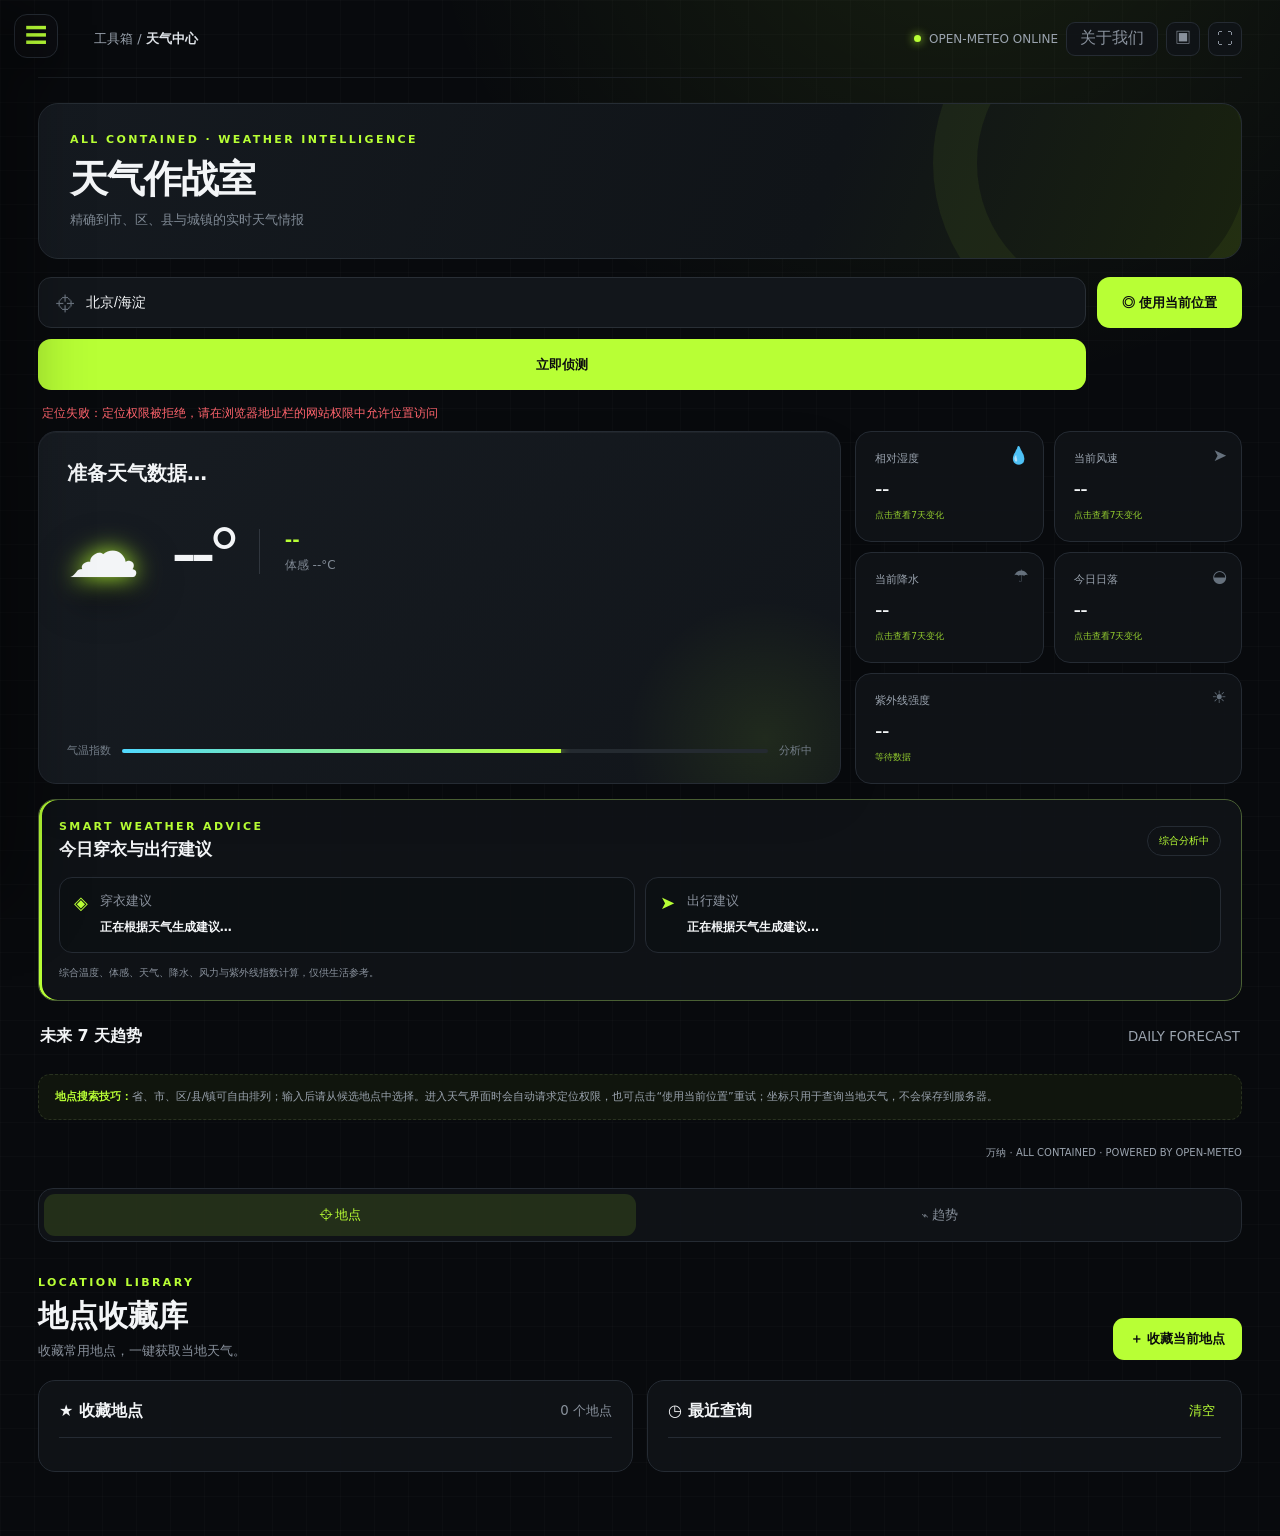
<file: index.html>
<!doctype html>
<html lang="zh-CN"><head><meta charset="utf-8"><meta http-equiv="X-UA-Compatible" content="IE=edge"><meta name="renderer" content="webkit"><meta name="format-detection" content="telephone=no"><meta name="apple-mobile-web-app-capable" content="yes"><meta name="app-version" content="1.17.1-wanna-icon"><meta name="viewport" content="width=device-width,initial-scale=1,viewport-fit=cover"><title>万纳 · All Contained</title>
<link rel="stylesheet" href="static/css/01-base.css">
<link rel="stylesheet" href="static/css/02-weather-scene.css">
<link rel="stylesheet" href="static/css/03-shell-layout.css">
<link rel="stylesheet" href="static/css/04-subtabs-network.css">
<link rel="stylesheet" href="static/css/05-news.css">
<link rel="stylesheet" href="static/css/06-sites-about.css">
</head><body><button id="dockToggle" class="dock-toggle" type="button" aria-label="打开导航栏" aria-controls="mainDock" aria-expanded="false">☰</button><button id="dockBackdrop" class="dock-backdrop" type="button" aria-label="关闭导航栏"></button><div id="weatherScene" class="weather-scene"><div class="scene-sky"></div><div class="scene-orb"></div><div class="scene-clouds"></div><div class="scene-flash"></div></div><canvas id="weatherCanvas" class="weather-canvas"></canvas><div id="customBg" class="custom-bg"></div><div id="bgShade" class="bg-shade"></div><div id="aboutModal" class="about-modal" aria-hidden="true"><article class="about-dialog" role="dialog" aria-modal="true" aria-labelledby="aboutTitle"><button id="aboutClose" class="about-close" type="button" aria-label="关闭关于我们">×</button><div class="eyebrow">ALL CONTAINED</div><h2 id="aboutTitle">关于万纳</h2><p>最初，没有人在意这个网站。
这不过是一次气温查询，一条穿衣建议，一个软件下载链接。直到它和每个人的每一天息息相关。</p></article></div><div class="shell"><aside id="mainDock" class="sidebar" aria-label="主导航"><div class="logo" title="万纳 · All Contained"><img class="brand-logo-icon" src="assets/wanna-logo.svg" alt="万纳"></div><nav class="nav"><button class="nav-item active" data-view="weather" data-label="天气" title="天气中心">☁</button><button class="nav-item" data-view="news" data-label="热点" title="今日热点">◉</button><button class="nav-item" data-view="study" data-label="学习" title="学习目标"><span class="study-nav-icon" aria-hidden="true"><svg viewBox="0 0 24 24"><rect x="5" y="4" width="14" height="17" rx="2.5"></rect><path d="M9 4V3h6v1"></path><path d="m8.5 12 2 2 5-5"></path><path d="M9 17h6"></path></svg></span></button><button class="nav-item" data-view="network" data-label="网络" title="网络工具">⌁</button><button class="nav-item" data-view="sites" data-label="官网" title="软件官网合集">▦</button><button class="nav-item" data-view="settings" data-label="设置" title="工具箱设置">⚙</button></nav><div class="avatar" title="万纳 · All Contained"><img class="brand-avatar-icon" src="assets/wanna-logo.svg" alt="万纳"></div></aside><main class="page"><header class="topbar"><div class="crumb">工具箱 / <b>天气中心</b></div><div class="top-actions"><div class="online"><i class="dot"></i> OPEN-METEO ONLINE</div><button class="window-action about-action" id="aboutBtn" type="button">关于我们</button><button class="window-action" id="compactBtn" title="小窗模式">▣</button><button class="window-action" id="fullscreenBtn" title="全屏模式（F11）">⛶</button></div></header><section id="weatherSuiteView" class="view active-view"><section id="weatherView"><section class="banner"><div class="eyebrow">ALL CONTAINED · WEATHER INTELLIGENCE</div><h1>天气作战室</h1><p>精确到市、区、县与城镇的实时天气情报</p></section><form class="search-area" id="form"><div class="searchbox"><input id="city" value="北京/海淀" placeholder="输入省市区（顺序不限），如 海淀 北京市" autocomplete="off"><div id="suggestions" class="suggestions"></div></div><button type="button" id="locateBtn" class="locate-btn" title="经你授权后使用设备位置">◎ 使用当前位置</button><button id="btn">立即侦测</button></form><div class="status" id="status">正在同步气象数据…</div><section class="dashboard"><article class="hero"><div class="location" id="location">准备天气数据…</div><div class="updated" id="updated"></div><div class="hero-main"><div class="big-icon" id="icon">☁️</div><div class="temperature" id="temperature">--°</div><div class="condition-wrap"><div class="condition" id="condition">--</div><div class="feels" id="feels">体感 --°C</div></div></div><div class="tempbar"><span>气温指数</span><div class="bar"><i></i></div><span id="level">分析中</span></div></article><section class="metrics"><button class="metric" data-metric="humidity"><small>相对湿度</small><b id="humidity">--</b><span>💧</span><em>点击查看7天变化</em></button><button class="metric" data-metric="wind"><small>当前风速</small><b id="wind">--</b><span>➤</span><em>点击查看7天变化</em></button><button class="metric" data-metric="rain"><small>当前降水</small><b id="rainNow">--</b><span>☂</span><em>点击查看7天变化</em></button><button class="metric" data-metric="sunset"><small>今日日落</small><b id="sunset">--</b><span>◒</span><em>点击查看7天变化</em></button><button class="metric uv-metric" data-metric="uv"><small>紫外线强度</small><b id="uvIndex">--</b><span>☀</span><em id="uvLevel">等待数据</em></button></section></section><section class="advice-panel"><div class="advice-title"><div><div class="eyebrow">SMART WEATHER ADVICE</div><h2>今日穿衣与出行建议</h2></div><span id="adviceRisk">综合分析中</span></div><div class="advice-grid"><article><span>◈</span><div><small>穿衣建议</small><b id="clothingAdvice">正在根据天气生成建议…</b></div></article><article><span>➤</span><div><small>出行建议</small><b id="travelAdvice">正在根据天气生成建议…</b></div></article></div><p id="adviceBasis">综合温度、体感、天气、降水、风力与紫外线指数计算，仅供生活参考。</p></section><div class="forecast-head"><h2>未来 7 天趋势</h2><small id="hint">DAILY FORECAST</small></div><section class="forecast" id="forecast"></section><div class="tip"><b>地点搜索技巧：</b>省、市、区/县/镇可自由排列；输入后请从候选地点中选择。进入天气界面时会自动请求定位权限，也可点击“使用当前位置”重试；坐标只用于查询当地天气，不会保存到服务器。</div><footer>万纳 · ALL CONTAINED · POWERED BY OPEN-METEO</footer></section>
<nav class="weather-subtabs" aria-label="天气工具"><button class="weather-subtab active" data-weather-tab="places">⌖ 地点</button><button class="weather-subtab" data-weather-tab="trends">⌁ 趋势</button></nav>
<section id="placesView" class="weather-subpanel tool-view active-subpanel"><div class="tool-head"><div><div class="eyebrow">LOCATION LIBRARY</div><h1>地点收藏库</h1><p>收藏常用地点，一键获取当地天气。</p></div><button class="lime-btn" id="saveCurrent">＋ 收藏当前地点</button></div><div class="tool-grid"><article class="tool-panel"><div class="panel-title"><b>★ 收藏地点</b><small id="favCount">0 个地点</small></div><div id="favorites" class="place-list"></div></article><article class="tool-panel"><div class="panel-title"><b>◷ 最近查询</b><button class="text-btn" id="clearRecent">清空</button></div><div id="recent" class="place-list"></div></article></div></section>
<section id="trendsView" class="weather-subpanel tool-view"><div class="tool-head"><div><div class="eyebrow">WEATHER ANALYTICS</div><h1>七日趋势分析</h1><p id="trendLocation">查询天气后查看气温与降水变化。</p></div><div class="trend-legend"><span><i class="high-dot"></i>最高温</span><span><i class="low-dot"></i>最低温</span></div></div><article class="tool-panel chart-panel"><canvas id="trendCanvas" width="1100" height="400"></canvas></article><div class="trend-cards"><article><small>七日最高</small><b id="weekHigh">--</b></article><article><small>七日最低</small><b id="weekLow">--</b></article><article><small>平均温度</small><b id="weekAvg">--</b></article><article><small>最高降水概率</small><b id="weekRain">--</b></article></div></section>
<section id="settingsView" class="weather-subpanel tool-view"><div class="tool-head"><div><div class="eyebrow">PREFERENCES</div><h1>工具箱设置</h1><p>自定义界面外观与本地背景，设置会保存在本机浏览器。</p></div></div><div class="settings-list"><article class="setting-row"><div><b>主题强调色</b><small>选择预设颜色，或使用取色器自定义任意颜色</small></div><div class="accent-controls"><div class="color-picks"><button data-color="#b8ff35" class="active" style="--pick:#b8ff35"></button><button data-color="#51d9ff" style="--pick:#51d9ff"></button><button data-color="#ffb84d" style="--pick:#ffb84d"></button><button data-color="#d49cff" style="--pick:#d49cff"></button></div><label class="custom-color" title="自定义强调色"><input id="customAccent" type="color" value="#b8ff35"><span>自定义</span></label></div></article><article class="setting-row"><div><b>显示模式</b><small>切换暗夜模式或明亮的日间模式</small></div><div class="mode-select"><button data-theme="dark" class="active"><i>☾</i> 暗夜</button><button data-theme="light"><i>☀</i> 日间</button><button data-theme="system"><i>◐</i> 跟随系统</button></div></article><article class="setting-row"><div><b>界面透明度</b><small>调整天气卡片、面板和侧边栏的透明程度</small></div><div class="single-range"><input id="panelOpacity" type="range" min="5" max="100" value="88"><output id="opacityValue">88%</output></div></article><article class="setting-row bg-setting"><div><b>自定义背景</b><small>从本地上传 JPG、PNG、WebP 或 GIF（建议不超过 8 MB）</small></div><div class="bg-controls"><input id="bgUpload" type="file" accept="image/jpeg,image/png,image/webp,image/gif" hidden><button class="outline-btn upload-btn" id="chooseBg">选择图片</button><button class="text-btn" id="removeBg">恢复默认</button></div></article><article class="setting-row bg-setting"><div><b>背景显示</b><small>调节图片明暗与模糊程度，让文字保持清晰</small></div><div class="range-controls"><label>暗度 <input id="bgDarkness" type="range" min="0" max="90" value="55"><output id="darknessValue">55%</output></label><label>模糊 <input id="bgBlur" type="range" min="0" max="20" value="0"><output id="blurValue">0px</output></label></div></article><article class="setting-row danger-row"><div><b>重置本地数据</b><small>清除收藏、历史和所有设置</small></div><button class="outline-btn" id="resetData">重置数据</button></article></div></section></section>
<section id="newsView" class="view tool-view"><section class="ai-search-panel"><div class="ai-search-copy"><span>✦</span><div><div class="eyebrow">AI WEB RESEARCH</div><h2>AI 全网搜索</h2><p>默认使用秘塔 AI 搜索，由 AI 检索全网、生成总结，并提供引用来源原网址。</p></div></div><form id="aiSearchForm" class="ai-search-form"><input id="aiSearchInput" type="search" placeholder="输入想了解的内容，例如：最近一周全球 AI 行业重大新闻" autocomplete="off" aria-label="AI搜索内容"><button id="aiSearchBtn" type="submit">✦ AI 搜索并总结</button></form><div class="ai-search-foot"><span>默认引擎：秘塔 AI 搜索</span><small>搜索结果将在当前网页中跳转，可在秘塔总结页查看全部参考来源。</small></div></section><section class="banner news-banner"><div class="eyebrow">LIVE NEWS RADAR · AI ZONE</div><h1>今日热点与 AI 专区</h1><p>聚合澎湃新闻、哔哩哔哩、量子位与 36氪；AI 专区集中呈现前沿技术资讯，点击后同步读取正文与新闻配图。</p></section><div class="news-toolbar"><div class="news-meta"><b id="newsSourceLabel">综合热点</b> · <span id="newsUpdated">等待刷新</span></div><button id="refreshNews" class="lime-btn news-refresh">↻ 手动刷新</button></div><nav class="news-tabs" aria-label="热点媒体"><button class="news-tab active" data-news-source="all">今日热点</button><button class="news-tab ai-zone" data-news-source="ai">✦ AI专区</button><button class="news-tab" data-news-source="qbitai">量子位</button><button class="news-tab" data-news-source="36kr">36氪</button><span class="news-tab-divider" aria-hidden="true"></span><button class="news-tab" data-news-source="thepaper">澎湃新闻</button><button class="news-tab" data-news-source="bilibili">哔哩哔哩</button></nav><div class="news-layout"><article class="news-card"><div id="newsList" class="news-list"><div class="news-empty">选择“今日热点”后将自动载入实时热榜。</div></div><nav id="newsPager" class="news-pager" aria-label="热点分组"></nav><div class="news-source-note-inline">热点来自公开资讯源。点击后由爬虫提取公开正文与对应图片并在当前页面阅读；内容版权归原平台及发布者所有。</div></article></div><div id="newsReaderModal" class="news-reader-modal" aria-hidden="true"><button class="news-reader-backdrop" type="button" aria-label="关闭阅读器"></button><article class="news-reader" role="dialog" aria-modal="true" aria-labelledby="newsArticleTitle"><div class="news-reader-head"><div><small id="newsArticleSource">ALL CONTAINED NEWS</small><b id="newsArticleTitle">热点详情</b></div><span class="news-reader-actions"><a id="newsExternal" class="news-external" href="#" target="_blank" rel="noopener noreferrer">查看原文 ↗</a><button id="newsReaderClose" class="news-reader-close" type="button" aria-label="关闭阅读器">×</button></span></div><div id="newsArticleBody" class="news-article-body"></div></article></div></section><section id="studyView" class="view study-view"><div class="study-shell"><iframe id="studyFrame" class="study-frame" src="./study-goal-tracker.html" title="学习目标管理台" sandbox="allow-scripts allow-same-origin allow-downloads allow-forms" allow="clipboard-read; clipboard-write"></iframe></div></section><section id="sitesView" class="view tool-view"><section class="banner sites-banner"><div class="eyebrow">OFFICIAL SOFTWARE DIRECTORY</div><h1>软件官网合集</h1><p>按用途整理常用软件的官方入口与官方下载页，避免误入第三方捆绑下载站。</p></section><div class="site-search-wrap"><span aria-hidden="true">⌕</span><input id="siteSearch" type="search" placeholder="模糊搜索软件，如 vscode、steem、办公、剪辑" autocomplete="off" aria-label="搜索软件"><button id="siteSearchClear" type="button">清除</button><small id="siteSearchCount">36 款软件</small></div><div id="siteSearchEmpty" class="site-search-empty">没有找到匹配的软件，请尝试简称、用途或相近拼写。</div><nav class="site-tabs" aria-label="官网分类"><button class="site-tab active" data-site-category="games">游戏</button><button class="site-tab" data-site-category="office">办公</button><button class="site-tab" data-site-category="professional">专业软件</button><button class="site-tab" data-site-category="dev">开发</button><button class="site-tab" data-site-category="ai">AI专区</button><button class="site-tab" data-site-category="aiskills">Skills</button><button class="site-tab" data-site-category="agents">AGENT</button><button class="site-tab" data-site-category="design">设计</button><button class="site-tab" data-site-category="media">影音</button><button class="site-tab" data-site-category="utilities">实用工具</button></nav><div class="site-categories"><section class="site-category active" data-site-panel="games"><div class="site-category-head"><h2>游戏与游戏平台</h2><p>正版商店、游戏库与厂商平台</p></div><div class="site-grid"><article class="site-card" data-search="steam valve 游戏 平台 商店 steampowered"><span class="site-card-icon"><img class="site-logo" src="assets/site-icons/steam.png" alt="" loading="lazy" decoding="async"></span><h3>Steam</h3><p>Valve 旗下综合游戏平台，提供游戏购买、社区、云存档与创意工坊。</p><div class="site-actions"><a class="site-official" href="https://store.steampowered.com/" target="_blank" rel="noopener noreferrer">访问官网</a><a class="site-download" href="https://store.steampowered.com/about/" target="_blank" rel="noopener noreferrer">官方下载</a></div></article><article class="site-card"><span class="site-card-icon"><img class="site-logo" src="assets/site-icons/epic-games.png" alt="" loading="lazy" decoding="async"></span><h3>Epic Games</h3><p>Epic 官方游戏商店与启动器，提供 PC 游戏、虚幻引擎及定期免费游戏。</p><div class="site-actions"><a class="site-official" href="https://store.epicgames.com/zh-CN/" target="_blank" rel="noopener noreferrer">访问官网</a><a class="site-download" href="https://store.epicgames.com/zh-CN/download" target="_blank" rel="noopener noreferrer">官方下载</a></div></article><article class="site-card"><span class="site-card-icon"><img class="site-logo" src="assets/site-icons/xbox.png" alt="" loading="lazy" decoding="async"></span><h3>Xbox</h3><p>微软 Xbox 官方平台，可查看 PC Game Pass、主机游戏与 Xbox 应用。</p><div class="site-actions"><a class="site-official" href="https://www.xbox.com/zh-CN/" target="_blank" rel="noopener noreferrer">访问官网</a><a class="site-download" href="https://www.xbox.com/zh-CN/apps/xbox-app-for-pc" target="_blank" rel="noopener noreferrer">官方下载</a></div></article></div></section><section class="site-category" data-site-panel="office"><div class="site-category-head"><h2>办公与协作</h2><p>文档、表格、演示和团队协作</p></div><div class="site-grid"><article class="site-card"><span class="site-card-icon"><img class="site-logo" src="assets/site-icons/microsoft-365.png" alt="" loading="lazy" decoding="async"></span><h3>Microsoft 365</h3><p>微软官方办公套件，包含 Word、Excel、PowerPoint、Outlook 与 OneDrive。</p><div class="site-actions"><a class="site-official" href="https://www.microsoft.com/zh-cn/microsoft-365" target="_blank" rel="noopener noreferrer">访问官网</a><a class="site-download" href="https://www.microsoft.com/zh-cn/microsoft-365/download-office" target="_blank" rel="noopener noreferrer">官方下载</a></div></article><article class="site-card"><span class="site-card-icon"><img class="site-logo" src="assets/site-icons/wps-office.png" alt="" loading="lazy" decoding="async"></span><h3>WPS Office</h3><p>金山办公旗下办公套件，支持文字、表格、演示、PDF 与云文档。</p><div class="site-actions"><a class="site-official" href="https://www.wps.cn/" target="_blank" rel="noopener noreferrer">访问官网</a><a class="site-download" href="https://www.wps.cn/product/wps" target="_blank" rel="noopener noreferrer">官方下载</a></div></article><article class="site-card"><span class="site-card-icon"><img class="site-logo" src="assets/site-icons/libreoffice.png" alt="" loading="lazy" decoding="async"></span><h3>LibreOffice</h3><p>开源免费办公套件，支持常见 Office 文档格式并可离线使用。</p><div class="site-actions"><a class="site-official" href="https://www.libreoffice.org/" target="_blank" rel="noopener noreferrer">访问官网</a><a class="site-download" href="https://www.libreoffice.org/download/download-libreoffice/" target="_blank" rel="noopener noreferrer">官方下载</a></div></article></div></section><section class="site-category" data-site-panel="dev"><div class="site-category-head"><h2>开发工具</h2><p>代码编辑、版本控制与编程环境</p></div><div class="site-grid"><article class="site-card" data-search="vscode visual studio code 微软 编辑器 开发 代码"><span class="site-card-icon"><img class="site-logo" src="assets/site-icons/visual-studio-code.png" alt="" loading="lazy" decoding="async"></span><h3>Visual Studio Code</h3><p>微软推出的轻量级代码编辑器，拥有丰富扩展、调试与 Git 支持。</p><div class="site-actions"><a class="site-official" href="https://code.visualstudio.com/" target="_blank" rel="noopener noreferrer">访问官网</a><a class="site-download" href="https://code.visualstudio.com/Download" target="_blank" rel="noopener noreferrer">官方下载</a></div></article><article class="site-card"><span class="site-card-icon"><img class="site-logo" src="assets/site-icons/github-desktop.png" alt="" loading="lazy" decoding="async"></span><h3>GitHub Desktop</h3><p>GitHub 官方桌面客户端，用图形界面完成克隆、提交、分支与同步。</p><div class="site-actions"><a class="site-official" href="https://desktop.github.com/" target="_blank" rel="noopener noreferrer">访问官网</a><a class="site-download" href="https://desktop.github.com/download/" target="_blank" rel="noopener noreferrer">官方下载</a></div></article><article class="site-card"><span class="site-card-icon"><img class="site-logo" src="assets/site-icons/python.png" alt="" loading="lazy" decoding="async"></span><h3>Python</h3><p>Python 官方网站，提供解释器、文档、版本说明与 Windows 安装程序。</p><div class="site-actions"><a class="site-official" href="https://www.python.org/" target="_blank" rel="noopener noreferrer">访问官网</a><a class="site-download" href="https://www.python.org/downloads/windows/" target="_blank" rel="noopener noreferrer">官方下载</a></div></article></div></section><section class="site-category" data-site-panel="design"><div class="site-category-head"><h2>设计与创作</h2><p>界面设计、图像处理与三维创作</p></div><div class="site-grid"><article class="site-card"><span class="site-card-icon"><img class="site-logo" src="assets/site-icons/figma.png" alt="" loading="lazy" decoding="async"></span><h3>Figma</h3><p>协作式界面设计与原型工具，支持浏览器及桌面客户端。</p><div class="site-actions"><a class="site-official" href="https://www.figma.com/" target="_blank" rel="noopener noreferrer">访问官网</a><a class="site-download" href="https://www.figma.com/downloads/" target="_blank" rel="noopener noreferrer">官方下载</a></div></article><article class="site-card"><span class="site-card-icon"><img class="site-logo" src="assets/site-icons/blender.png" alt="" loading="lazy" decoding="async"></span><h3>Blender</h3><p>免费开源三维创作套件，覆盖建模、动画、渲染、合成与视频剪辑。</p><div class="site-actions"><a class="site-official" href="https://www.blender.org/" target="_blank" rel="noopener noreferrer">访问官网</a><a class="site-download" href="https://www.blender.org/download/" target="_blank" rel="noopener noreferrer">官方下载</a></div></article><article class="site-card"><span class="site-card-icon"><img class="site-logo" src="assets/site-icons/gimp.png" alt="" loading="lazy" decoding="async"></span><h3>GIMP</h3><p>免费开源图像编辑软件，适合照片修饰、绘画与常见平面设计任务。</p><div class="site-actions"><a class="site-official" href="https://www.gimp.org/" target="_blank" rel="noopener noreferrer">访问官网</a><a class="site-download" href="https://www.gimp.org/downloads/" target="_blank" rel="noopener noreferrer">官方下载</a></div></article></div></section><section class="site-category" data-site-panel="media"><div class="site-category-head"><h2>影音工具</h2><p>播放、录制、直播与音乐</p></div><div class="site-grid"><article class="site-card"><span class="site-card-icon"><img class="site-logo" src="assets/site-icons/vlc-media-player.png" alt="" loading="lazy" decoding="async"></span><h3>VLC media player</h3><p>VideoLAN 推出的开源播放器，支持大量音视频格式与网络流。</p><div class="site-actions"><a class="site-official" href="https://www.videolan.org/vlc/" target="_blank" rel="noopener noreferrer">访问官网</a><a class="site-download" href="https://www.videolan.org/vlc/download-windows.html" target="_blank" rel="noopener noreferrer">官方下载</a></div></article><article class="site-card"><span class="site-card-icon"><img class="site-logo" src="assets/site-icons/obs-studio.png" alt="" loading="lazy" decoding="async"></span><h3>OBS Studio</h3><p>免费开源录屏与直播软件，支持场景编排、多音轨和主流直播平台。</p><div class="site-actions"><a class="site-official" href="https://obsproject.com/" target="_blank" rel="noopener noreferrer">访问官网</a><a class="site-download" href="https://obsproject.com/download" target="_blank" rel="noopener noreferrer">官方下载</a></div></article><article class="site-card"><span class="site-card-icon"><img class="site-logo" src="assets/site-icons/audacity.png" alt="" loading="lazy" decoding="async"></span><h3>Audacity</h3><p>跨平台开源音频录制与编辑工具，适合剪辑、降噪和格式转换。</p><div class="site-actions"><a class="site-official" href="https://www.audacityteam.org/" target="_blank" rel="noopener noreferrer">访问官网</a><a class="site-download" href="https://www.audacityteam.org/download/windows/" target="_blank" rel="noopener noreferrer">官方下载</a></div></article></div></section><section class="site-category" data-site-panel="utilities"><div class="site-category-head"><h2>实用工具</h2><p>压缩、搜索与系统安装辅助</p></div><div class="site-grid"><article class="site-card"><span class="site-card-icon"><img class="site-logo" src="assets/site-icons/7-zip.png" alt="" loading="lazy" decoding="async"></span><h3>7-Zip</h3><p>免费开源压缩工具，支持 7z、ZIP、RAR 解压及高压缩率归档。</p><div class="site-actions"><a class="site-official" href="https://www.7-zip.org/" target="_blank" rel="noopener noreferrer">访问官网</a><a class="site-download" href="https://www.7-zip.org/download.html" target="_blank" rel="noopener noreferrer">官方下载</a></div></article><article class="site-card"><span class="site-card-icon"><img class="site-logo" src="assets/site-icons/everything.png" alt="" loading="lazy" decoding="async"></span><h3>Everything</h3><p>Voidtools 推出的 Windows 文件名快速搜索工具，索引轻量、响应迅速。</p><div class="site-actions"><a class="site-official" href="https://www.voidtools.com/" target="_blank" rel="noopener noreferrer">访问官网</a><a class="site-download" href="https://www.voidtools.com/downloads/" target="_blank" rel="noopener noreferrer">官方下载</a></div></article><article class="site-card"><span class="site-card-icon"><img class="site-logo" src="assets/site-icons/rufus.png" alt="" loading="lazy" decoding="async"></span><h3>Rufus</h3><p>用于制作可启动 USB 安装盘的轻量工具，支持 Windows 与多种 Linux 镜像。</p><div class="site-actions"><a class="site-official" href="https://rufus.ie/zh/" target="_blank" rel="noopener noreferrer">访问官网</a><a class="site-download" href="https://rufus.ie/zh/#download" target="_blank" rel="noopener noreferrer">官方下载</a></div></article></div></section><section class="site-category" data-site-panel="professional"><div class="site-category-head"><h2>专业软件</h2><p>工业设计、科学计算、建筑与数据分析</p></div><div class="site-grid"></div></section><section class="site-category" data-site-panel="ai"><div class="site-category-head"><h2>AI 专区</h2><p>人工智能模型、生成式 AI 与推理工具</p></div><div class="site-grid"></div></section><section class="site-category" data-site-panel="aiskills"><div class="site-category-head"><h2>AI Skills 专区</h2><p>GitHub 高星 AI 技能库与自动化工作流</p></div><div class="site-grid"></div></section><section class="site-category" data-site-panel="agents"><div class="site-category-head"><h2>AGENT 专区</h2><p>自主 AI 智能体框架与编排工具</p></div><div class="site-grid"></div></section></div></section><section id="networkView" class="view tool-view"><section class="banner network-banner"><div class="eyebrow">NETWORK INTELLIGENCE</div><h1>网络工具箱</h1><p>查看公网网络身份，并通过 Cloudflare 节点测试实际下载速度。</p></section><div class="network-grid"><article class="network-card ip-card"><div class="network-card-head"><div><small>PUBLIC NETWORK IDENTITY</small><h2>公网 IP 查询</h2></div><span id="ipState" class="network-state loading">正在查询</span></div><div class="ip-hero"><b id="publicIp">获取中…</b><button id="refreshIp" class="icon-action" title="刷新 IP 信息">↻</button></div><div class="network-details"><div><small>国家/地区</small><b id="ipCountry">--</b></div><div><small>省份/区域</small><b id="ipRegion">--</b></div><div><small>城市</small><b id="ipCity">--</b></div><div><small>运营商</small><b id="ipIsp">--</b></div></div><p id="ipPrivacy" class="network-note">数据来自 ipify 与 ipwho.is，仅用于本页即时展示。</p></article><article class="network-card speed-card"><div class="network-card-head"><div><small>CLOUDFLARE DOWNLOAD TEST</small><h2>下载网速测试</h2></div><span id="speedState" class="network-state">待机</span></div><div class="speed-display"><b id="speedValue" class="idle">待测</b><span>Mbps</span></div><div class="speed-progress"><i id="speedProgress"></i></div><p id="speedDetail" class="network-note">点击开始后将下载测试数据，约消耗 10 MB 流量。</p><button id="startSpeed" class="lime-btn speed-button">▶ 开始测速</button></article></div><div class="network-tip"><b>测速说明：</b>结果受 Wi-Fi 信号、运营商路由、设备性能和 Cloudflare 节点负载影响；测速请求不会上传本地文件。</div></section></main></div><div id="metricModal" class="metric-modal" aria-hidden="true"><div class="metric-dialog" role="dialog" aria-modal="true" aria-labelledby="metricTitle"><button id="metricClose" class="metric-close" aria-label="关闭">×</button><div class="eyebrow">7-DAY DATA TREND</div><h2 id="metricTitle">数据变化</h2><p id="metricSubtitle"></p><canvas id="metricChart" width="900" height="360"></canvas><div id="metricValues" class="metric-values"></div></div></div>
<script src="static/js/00-core.js"></script>
<script src="static/js/10-sites-data.js"></script>
<script src="static/js/11-sites-render.js"></script>
<script src="static/js/20-shell-places.js"></script>
<script src="static/js/30-trend-theme-bg.js"></script>
<script src="static/js/40-about-native.js"></script>
<script src="static/js/50-news.js"></script>
<script src="static/js/60-network-init.js"></script>
<div id="toast" class="toast"></div></body></html>
</file>
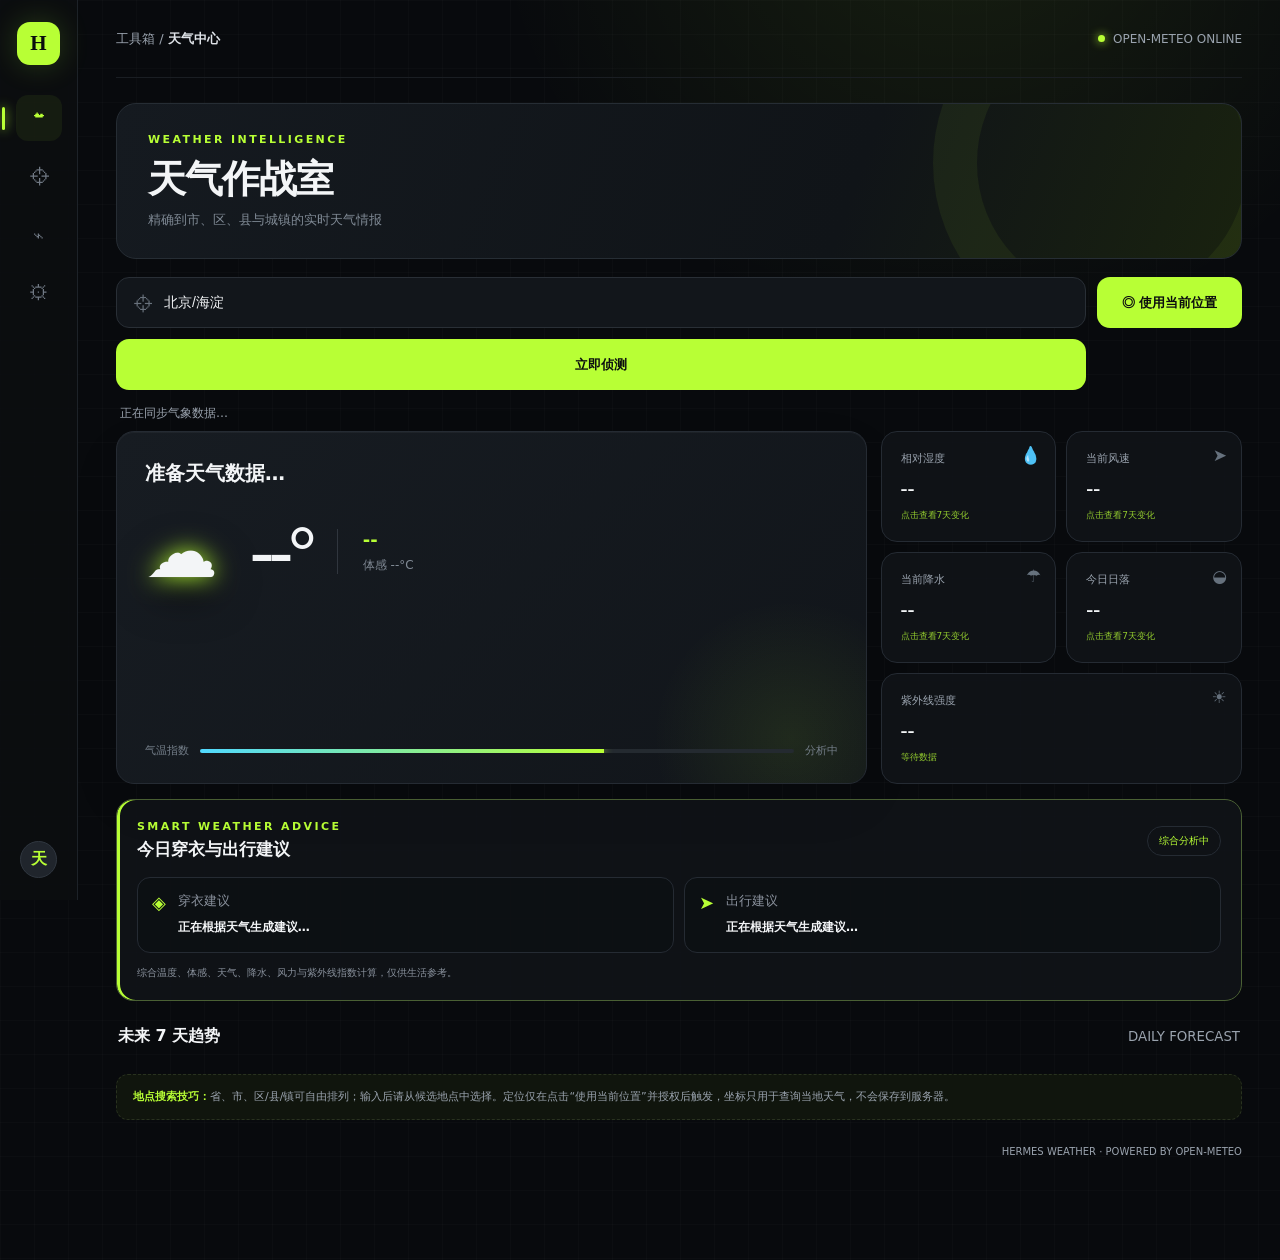
<file: HermesWeather-frontend-1.4.4-p1.html>
<!doctype html>
<html lang="zh-CN"><head><meta charset="utf-8"><meta http-equiv="Cache-Control" content="no-cache, no-store, must-revalidate"><meta http-equiv="Pragma" content="no-cache"><meta http-equiv="Expires" content="0"><meta name="app-version" content="1.4.4-hot-patch-shell"><meta name="viewport" content="width=device-width,initial-scale=1"><title>Hermes Weather</title>
<style>
:root{--bg:#080a0d;--surface:#111419;--surface2:#171b21;--line:#252b33;--text:#f3f5f7;--muted:#89919c;--green:#b8ff35;--green2:#80d900;--cyan:#51d9ff;--danger:#ff646d}*{box-sizing:border-box}html{scroll-behavior:smooth}body{margin:0;min-height:100vh;color:var(--text);font-family:"Microsoft YaHei UI","Segoe UI",system-ui,sans-serif;background:var(--bg);background-image:radial-gradient(circle at 75% -10%,rgba(184,255,53,.09),transparent 28%),linear-gradient(rgba(255,255,255,.014) 1px,transparent 1px),linear-gradient(90deg,rgba(255,255,255,.014) 1px,transparent 1px);background-size:auto,34px 34px,34px 34px}.shell{display:grid;grid-template-columns:78px 1fr;min-height:100vh}.sidebar{position:fixed;inset:0 auto 0 0;width:78px;background:#0c0e11;border-right:1px solid #1d2228;display:flex;flex-direction:column;align-items:center;z-index:20}.logo{width:43px;height:43px;margin:22px 0 30px;border-radius:13px;display:grid;place-items:center;background:var(--green);color:#090b0d;font:bold 21px "Segoe UI";box-shadow:0 0 30px #b8ff3530}.nav{display:flex;flex-direction:column;gap:12px}.nav-item{position:relative;width:46px;height:46px;border:0;border-radius:12px;background:transparent;color:#717984;display:grid;place-items:center;font-size:20px;cursor:pointer}.nav-item.active,.nav-item:hover{color:var(--green);background:#b8ff3510}.nav-item.active:before{content:"";position:absolute;left:-16px;width:3px;height:23px;border-radius:3px;background:var(--green);box-shadow:0 0 12px var(--green)}.avatar{margin-top:auto;margin-bottom:22px;width:37px;height:37px;border-radius:50%;display:grid;place-items:center;background:#20252c;color:var(--green);font-weight:bold;border:1px solid #303740}.page{grid-column:2;padding:0 38px 38px;max-width:1500px;width:100%;margin:auto}.topbar{height:78px;display:flex;align-items:center;justify-content:space-between;border-bottom:1px solid #1a1e23}.crumb{color:#737b86;font-size:13px}.crumb b{color:#dfe3e8}.online{display:flex;align-items:center;gap:8px;color:#828b96;font-size:12px}.dot{width:7px;height:7px;border-radius:50%;background:var(--green);box-shadow:0 0 10px var(--green)}.banner{position:relative;overflow:hidden;margin:25px 0 18px;padding:29px 31px;border-radius:20px;border:1px solid #262d34;background:linear-gradient(110deg,#151a20 0%,#101418 65%,#19220f 100%)}.banner:after{content:"";position:absolute;width:270px;height:270px;right:-50px;top:-120px;border:44px solid rgba(184,255,53,.06);border-radius:50%}.eyebrow{color:var(--green);font-size:11px;font-weight:800;letter-spacing:2.4px}.banner h1{font-size:clamp(25px,3vw,39px);margin:8px 0 6px;letter-spacing:-1px}.banner p{color:#7f8994;margin:0;font-size:13px}.search-area{display:grid;grid-template-columns:1fr auto;gap:11px;margin:0 0 15px}.searchbox{position:relative}.searchbox:before{content:"⌖";position:absolute;left:17px;top:50%;transform:translateY(-50%);color:#69727d;font-size:19px}.searchbox input{width:100%;height:51px;padding:0 20px 0 47px;color:#f3f5f7;background:#12161b;border:1px solid #292f36;border-radius:13px;outline:none;font-size:14px;transition:.2s}.searchbox input:focus{border-color:#607e2d;box-shadow:0 0 0 3px #b8ff350c}.search-area button{height:51px;padding:0 25px;border:0;border-radius:13px;color:#0b0d0f;background:var(--green);font-weight:900;cursor:pointer;transition:.2s}.search-area button:hover{background:#ccff6e;transform:translateY(-1px)}.search-area button:disabled{filter:grayscale(.7);cursor:wait}.status{min-height:26px;padding:0 4px;color:#78818c;font-size:12px}.status.error{color:var(--danger)}.dashboard{display:grid;grid-template-columns:minmax(410px,1.35fr) minmax(280px,.65fr);gap:14px}.hero{position:relative;overflow:hidden;min-height:280px;padding:28px;border:1px solid var(--line);border-radius:18px;background:linear-gradient(135deg,#171c22,#11151a)}.hero:before{content:"";position:absolute;right:-75px;bottom:-105px;width:300px;height:300px;border-radius:50%;background:radial-gradient(circle,#b8ff3516,transparent 65%)}.location{font-size:20px;font-weight:900}.updated{color:#707985;font-size:11px;margin-top:7px}.hero-main{display:flex;align-items:center;margin-top:22px}.big-icon{font-size:73px;width:105px;filter:drop-shadow(0 12px 18px #0009)}.temperature{font:800 72px "Segoe UI";letter-spacing:-5px}.condition-wrap{margin-left:25px;padding-left:25px;border-left:1px solid #30363e}.condition{color:var(--green);font-size:18px;font-weight:800}.feels{color:#818a95;margin-top:7px;font-size:12px}.tempbar{position:absolute;left:28px;right:28px;bottom:25px;display:flex;align-items:center;gap:11px;color:#747e89;font-size:11px}.bar{height:4px;flex:1;border-radius:4px;background:#242a30;overflow:hidden}.bar i{display:block;width:68%;height:100%;background:linear-gradient(90deg,var(--cyan),var(--green));box-shadow:0 0 10px var(--green)}.metrics{display:grid;grid-template-columns:1fr 1fr;gap:10px}.metric{position:relative;overflow:hidden;padding:19px;border:1px solid var(--line);border-radius:16px;background:var(--surface);transition:.2s}.metric:hover{border-color:#3b472d;transform:translateY(-2px)}.metric small{display:block;color:#78818c;font-size:11px}.metric b{display:block;font:700 21px "Segoe UI";margin-top:10px}.metric span{position:absolute;right:14px;top:13px;color:#66717d;font-size:17px}.forecast-head{display:flex;justify-content:space-between;align-items:center;margin:25px 2px 11px}.forecast-head h2{margin:0;font-size:16px}.forecast-head small{color:#646d77}.forecast{display:grid;grid-template-columns:repeat(7,1fr);gap:9px}.day{position:relative;overflow:hidden;text-align:center;padding:17px 7px;border-radius:15px;border:1px solid var(--line);background:var(--surface);transition:.2s}.day:first-child{border-color:#678c29;background:linear-gradient(180deg,#1b2316,#12161a)}.day:first-child:before{content:"TODAY";position:absolute;right:-20px;top:9px;width:70px;transform:rotate(42deg);color:#0a0c0e;background:var(--green);font:bold 7px "Segoe UI"}.day:hover{transform:translateY(-4px);border-color:#4c5d34}.day .date{color:#79828d;font-size:11px;line-height:1.7}.day .icon{font-size:31px;margin:11px 0 7px;filter:drop-shadow(0 7px 8px #0007)}.day .desc{min-height:34px;font-size:11px}.day .temp{font:700 13px "Segoe UI";margin:8px 0}.day .rain{color:var(--cyan);font-size:10px}.tip{margin-top:16px;padding:13px 16px;border-radius:12px;border:1px dashed #29321f;background:#10150d;color:#778269;font-size:11px}.tip b{color:var(--green)}footer{text-align:right;color:#484f58;font-size:10px;margin-top:18px}@media(max-width:930px){.dashboard{grid-template-columns:1fr}.hero{min-height:260px}.metrics{grid-template-columns:repeat(4,1fr)}.forecast{overflow-x:auto;grid-template-columns:repeat(7,125px);padding-bottom:8px}}@media(max-width:680px){.shell{grid-template-columns:1fr}.sidebar{display:none}.page{grid-column:1;padding:0 17px 25px}.topbar{height:58px}.banner{padding:22px}.metrics{grid-template-columns:1fr 1fr}.hero-main{flex-wrap:wrap}.big-icon{font-size:55px;width:80px}.temperature{font-size:57px}.condition-wrap{margin-left:14px;padding-left:14px}.search-area button{padding:0 16px}.forecast-head{margin-top:20px}}

.view{display:none}.view.active-view{display:block}.tool-view{padding-top:30px;animation:fadeIn .25s ease}@keyframes fadeIn{from{opacity:0;transform:translateY(5px)}to{opacity:1;transform:none}}.tool-head{display:flex;justify-content:space-between;align-items:flex-end;margin-bottom:20px}.tool-head h1{font-size:30px;margin:7px 0 5px}.tool-head p{color:var(--muted);font-size:13px;margin:0}.lime-btn{border:0;border-radius:11px;padding:12px 17px;background:var(--green);color:#090b0d;font-weight:900;cursor:pointer}.tool-grid{display:grid;grid-template-columns:1fr 1fr;gap:14px}.tool-panel{border:1px solid var(--line);border-radius:17px;background:var(--surface);padding:20px}.panel-title{display:flex;align-items:center;justify-content:space-between;padding-bottom:15px;border-bottom:1px solid var(--line)}.panel-title small{color:var(--muted)}.text-btn{border:0;background:none;color:var(--green);cursor:pointer}.place-list{display:grid;gap:8px;padding-top:13px}.place-item{display:flex;align-items:center;justify-content:space-between;padding:13px;border:1px solid #242a31;border-radius:12px;background:#0e1115;cursor:pointer;transition:.2s}.place-item:hover{border-color:var(--green);transform:translateX(3px)}.place-item b{font-size:13px}.place-item small{display:block;color:var(--muted);margin-top:4px}.place-actions button{border:0;background:none;color:#69727d;cursor:pointer;font-size:16px}.place-actions button:hover{color:var(--danger)}.empty{padding:35px 10px;text-align:center;color:#626b75;font-size:12px}.chart-panel{padding:15px;height:430px}.chart-panel canvas{width:100%;height:100%}.trend-legend{display:flex;gap:18px;color:var(--muted);font-size:11px}.trend-legend i{display:inline-block;width:8px;height:8px;border-radius:50%;margin-right:6px}.high-dot{background:var(--green)}.low-dot{background:var(--cyan)}.trend-cards{display:grid;grid-template-columns:repeat(4,1fr);gap:10px;margin-top:13px}.trend-cards article{padding:17px;border:1px solid var(--line);border-radius:14px;background:var(--surface)}.trend-cards small{display:block;color:var(--muted)}.trend-cards b{display:block;font-size:21px;margin-top:8px}.settings-list{display:grid;gap:10px}.setting-row{display:flex;align-items:center;justify-content:space-between;min-height:82px;padding:18px 20px;border:1px solid var(--line);border-radius:15px;background:var(--surface)}.setting-row small{display:block;color:var(--muted);margin-top:6px}.segmented{display:flex;padding:3px;border-radius:10px;background:#090b0e}.segmented button{border:0;border-radius:8px;padding:8px 16px;background:transparent;color:var(--muted);cursor:pointer}.segmented button.active{background:var(--green);color:#090b0d;font-weight:bold}.color-picks{display:flex;gap:10px}.color-picks button{width:27px;height:27px;border:3px solid transparent;border-radius:50%;background:var(--pick);cursor:pointer}.color-picks button.active{border-color:white;box-shadow:0 0 0 2px var(--pick)}.switch input{display:none}.switch span{display:block;width:45px;height:24px;border-radius:20px;background:#30363d;cursor:pointer;padding:3px}.switch span:after{content:"";display:block;width:18px;height:18px;border-radius:50%;background:#818a94;transition:.2s}.switch input:checked+span{background:#b8ff3540}.switch input:checked+span:after{transform:translateX(21px);background:var(--green)}.setting-input{width:230px;padding:11px 13px;border:1px solid #30363d;border-radius:10px;outline:none;background:#0b0e12;color:var(--text)}.setting-input:focus{border-color:var(--green)}.outline-btn{padding:10px 17px;border:1px solid #61333a;border-radius:10px;background:transparent;color:#ff7a82;cursor:pointer}.toast{position:fixed;right:25px;bottom:25px;z-index:99;padding:13px 18px;border:1px solid #3b472d;border-radius:11px;background:#151b11;color:var(--text);box-shadow:0 15px 40px #0008;transform:translateY(100px);opacity:0;transition:.25s}.toast.show{transform:none;opacity:1}@media(max-width:800px){.tool-grid{grid-template-columns:1fr}.trend-cards{grid-template-columns:1fr 1fr}.tool-head{align-items:flex-start;gap:15px;flex-direction:column}.setting-row{gap:16px}.chart-panel{height:340px}}@media(max-width:520px){.setting-row{align-items:flex-start;flex-direction:column}.setting-input{width:100%}.trend-cards{grid-template-columns:1fr 1fr}}

.custom-bg,.bg-shade{position:fixed;inset:-25px;pointer-events:none;opacity:0;transition:opacity .35s,filter .25s;z-index:-2}.custom-bg{background-position:center;background-size:cover;background-repeat:no-repeat}.bg-shade{inset:0;background:#080a0d;z-index:-1}.has-custom-bg .custom-bg,.has-custom-bg .bg-shade{opacity:1}.has-custom-bg{background-image:none}.has-custom-bg .sidebar{background:rgba(12,14,17,.9);backdrop-filter:blur(14px)}.has-custom-bg .topbar{background:rgba(8,10,13,.35);backdrop-filter:blur(10px)}.has-custom-bg .banner,.has-custom-bg .hero,.has-custom-bg .metric,.has-custom-bg .day,.has-custom-bg .tool-panel,.has-custom-bg .trend-cards article,.has-custom-bg .setting-row{backdrop-filter:blur(14px);background-color:rgba(15,18,22,.82)}.bg-controls{display:flex;align-items:center;gap:15px}.upload-btn{border-color:#52682d;color:var(--green)}.range-controls{display:flex;gap:22px}.range-controls label{display:grid;grid-template-columns:48px 140px 42px;align-items:center;gap:8px;color:var(--muted);font-size:11px}.range-controls input{accent-color:var(--green)}.range-controls output{color:var(--text);text-align:right;font:11px "Segoe UI"}@media(max-width:650px){.range-controls{width:100%;flex-direction:column}.range-controls label{grid-template-columns:45px 1fr 40px}.bg-controls{width:100%;justify-content:flex-start}}

.accent-controls{display:flex;align-items:center;gap:15px}.custom-color{display:flex;align-items:center;gap:7px;color:var(--muted);font-size:11px;cursor:pointer}.custom-color input{width:30px;height:30px;padding:0;border:0;border-radius:7px;background:transparent;cursor:pointer}.mode-select{display:flex;gap:7px}.mode-select button{padding:9px 13px;border:1px solid #30363d;border-radius:10px;background:#0c0f13;color:var(--muted);cursor:pointer}.mode-select button.active{border-color:var(--green);color:var(--green);background:color-mix(in srgb,var(--green) 9%,transparent)}.mode-select i{font-style:normal;margin-right:4px}.single-range{display:grid;grid-template-columns:minmax(150px,220px) 45px;align-items:center;gap:10px}.single-range input{accent-color:var(--green)}.single-range output{text-align:right;color:var(--text);font:12px "Segoe UI"}
body.theme-light{--bg:#e9edf2;--surface:#f9fafb;--surface2:#eef1f4;--line:#d3d9e0;--text:#171b20;--muted:#65707d;background-color:var(--bg);background-image:radial-gradient(circle at 75% -10%,color-mix(in srgb,var(--green) 15%,transparent),transparent 30%),linear-gradient(rgba(0,0,0,.025) 1px,transparent 1px),linear-gradient(90deg,rgba(0,0,0,.025) 1px,transparent 1px)}body.theme-light .sidebar{background:rgba(247,249,251,var(--panel-alpha));border-color:#d7dde3}body.theme-light .topbar{border-color:#d4dae0}body.theme-light .banner{background:linear-gradient(110deg,rgba(255,255,255,var(--panel-alpha)),rgba(240,244,247,var(--panel-alpha)),color-mix(in srgb,var(--green) 12%,rgba(255,255,255,var(--panel-alpha))))}body.theme-light .hero,body.theme-light .metric,body.theme-light .day,body.theme-light .tool-panel,body.theme-light .trend-cards article,body.theme-light .setting-row{background:rgba(249,250,251,var(--panel-alpha));box-shadow:0 8px 30px rgba(37,48,59,.07)}body.theme-light .searchbox input,body.theme-light .setting-input,body.theme-light .place-item,body.theme-light .mode-select button{background:rgba(255,255,255,.92);color:#171b20;border-color:#cfd6dd}body.theme-light .day:first-child{background:linear-gradient(180deg,color-mix(in srgb,var(--green) 12%,white),rgba(249,250,251,var(--panel-alpha)))}body.theme-light .bg-shade{background:#eef1f4}.hero,.metric,.day,.tool-panel,.trend-cards article,.setting-row,.banner{background-color:rgba(var(--panel-rgb,17,20,25),var(--panel-alpha,.88))}.sidebar{background-color:rgba(var(--sidebar-rgb,12,14,17),var(--panel-alpha,.88))}@media(max-width:700px){.mode-select{flex-wrap:wrap}.accent-controls{width:100%;justify-content:space-between}.single-range{width:100%}}

.searchbox{z-index:12}.suggestions{position:absolute;left:0;right:0;top:57px;display:none;max-height:330px;overflow:auto;padding:7px;border:1px solid var(--line);border-radius:13px;background:rgba(var(--panel-rgb),.97);box-shadow:0 20px 50px #0009;backdrop-filter:blur(18px);z-index:50}.suggestions.show{display:block}.suggestion{display:flex;align-items:center;justify-content:space-between;padding:11px 12px;border-radius:9px;cursor:pointer}.suggestion:hover,.suggestion.selected{background:color-mix(in srgb,var(--green) 11%,transparent)}.suggestion b{font-size:12px}.suggestion small{display:block;color:var(--muted);margin-top:3px;font-size:10px}.suggestion em{font-style:normal;color:#5f6975;font-size:10px}.suggestion-empty{padding:18px;text-align:center;color:var(--muted);font-size:11px}.weather-scene{position:fixed;inset:0;overflow:hidden;pointer-events:none;z-index:-4;transition:background 1s}.scene-sky,.scene-clouds,.scene-rain,.scene-snow,.scene-flash{position:absolute;inset:0}.scene-sky{transition:background 1s}.weather-clear .scene-sky{background:radial-gradient(circle at 78% 18%,rgba(255,191,55,.38),transparent 17%),linear-gradient(150deg,#163353,#090c12 70%)}.weather-cloudy .scene-sky{background:linear-gradient(150deg,#29333e,#090b0e 75%)}.weather-rain .scene-sky,.weather-storm .scene-sky{background:linear-gradient(150deg,#172b3c,#07090d 72%)}.weather-snow .scene-sky{background:linear-gradient(150deg,#7a94a7,#18212a 72%)}.weather-fog .scene-sky{background:linear-gradient(150deg,#64717a,#15191d 75%)}.scene-orb{position:absolute;right:10%;top:8%;width:150px;height:150px;border-radius:50%;opacity:0;transition:1s}.weather-clear .scene-orb{opacity:.85;background:#ffd769;box-shadow:0 0 70px #ffcb4f80}.scene-clouds{opacity:0;background:radial-gradient(ellipse at 20% 22%,rgba(210,223,231,.2) 0 9%,transparent 28%),radial-gradient(ellipse at 75% 34%,rgba(178,194,204,.18) 0 12%,transparent 32%);animation:cloudMove 24s ease-in-out infinite alternate}.weather-cloudy .scene-clouds,.weather-rain .scene-clouds,.weather-storm .scene-clouds,.weather-snow .scene-clouds,.weather-fog .scene-clouds{opacity:1}@keyframes cloudMove{to{transform:translateX(5%) scale(1.08)}}.weather-rain .scene-rain,.weather-storm .scene-rain{opacity:.55;background-image:repeating-linear-gradient(105deg,transparent 0 18px,rgba(116,207,255,.5) 19px 20px,transparent 21px 35px);background-size:42px 110px;animation:rainFall .55s linear infinite}@keyframes rainFall{to{background-position:-15px 110px}}.scene-rain,.scene-snow{opacity:0}.weather-snow .scene-snow{opacity:.75;background-image:radial-gradient(circle,#fff 0 2px,transparent 2.5px),radial-gradient(circle,#d9f3ff 0 1.5px,transparent 2px);background-size:55px 70px,83px 92px;animation:snowFall 7s linear infinite}@keyframes snowFall{to{background-position:40px 350px,-35px 460px}}.weather-storm .scene-flash{animation:flash 6s infinite}@keyframes flash{0%,90%,94%,100%{background:transparent}91%,93%{background:rgba(210,235,255,.18)}}.has-custom-bg .weather-scene{mix-blend-mode:screen;opacity:.6}body.theme-light .weather-scene{filter:saturate(.75) brightness(1.3);opacity:.42}body.weather-clear{--weather-glow:#ffd24d}body.weather-rain{--weather-glow:#51d9ff}body.weather-snow{--weather-glow:#dff7ff}body.weather-storm{--weather-glow:#9da9ff}body.weather-cloudy,body.weather-fog{--weather-glow:#aebdca}.big-icon{text-shadow:0 0 25px var(--weather-glow,var(--green))}.hero{box-shadow:inset 0 1px rgba(255,255,255,.04),0 20px 60px rgba(0,0,0,calc((100 - var(--opacity-num,88))*.004))}

/* Full-screen weather particle layer and layout repairs */
.weather-scene{position:fixed;inset:0;width:100vw;height:100vh;z-index:-3;overflow:hidden}.weather-canvas{position:absolute;inset:0;width:100%;height:100%;display:block;opacity:.92}.custom-bg{z-index:-4}.bg-shade{z-index:-2}.shell{position:relative;z-index:1}.page{min-width:0;padding-bottom:64px}.nav-item.active:before{left:-14px}.forecast{min-width:0}.day{min-width:0}.day:first-child:before{right:-17px;top:10px}.day .desc{overflow-wrap:anywhere;line-height:1.45}.updated,.status,.metric small,.day .date,.forecast-head small,.tip,footer,.crumb,.online{color:#9aa3ae}.tip{line-height:1.6}footer{min-height:28px;padding:8px 0 4px}.search-area{position:relative;z-index:15}.dashboard,.forecast-head,.forecast,.tip,footer{position:relative;z-index:2}@media(max-width:1100px){.forecast{grid-template-columns:repeat(7,minmax(105px,1fr));gap:7px}.day{padding-left:5px;padding-right:5px}.day .desc{font-size:10px}}@media(max-width:930px){.forecast{grid-template-columns:repeat(7,125px);overflow-x:auto;scrollbar-color:var(--green) transparent}.page{padding-bottom:75px}}@media(max-width:680px){.hero-main{gap:2px}.condition-wrap{max-width:44%}.updated{overflow-wrap:anywhere}.page{padding-bottom:80px}}@media(prefers-reduced-motion:reduce){.weather-canvas{display:none}.scene-clouds,.scene-flash{animation:none!important}}
body{isolation:isolate}.custom-bg{z-index:0}.bg-shade{z-index:1}.weather-scene{z-index:2}.shell{z-index:3}.sidebar{z-index:20}.toast{z-index:99}
.weather-scene{opacity:1!important;visibility:visible!important}.scene-sky{opacity:.72}.has-custom-bg .scene-sky{opacity:.28}.weather-canvas{opacity:1;mix-blend-mode:screen}.weather-rain .weather-canvas,.weather-storm .weather-canvas{filter:drop-shadow(0 0 2px rgba(120,210,255,.45))}.weather-snow .weather-canvas{filter:drop-shadow(0 0 3px rgba(255,255,255,.65))}@media(prefers-reduced-motion:reduce){.weather-canvas{display:block!important;opacity:.72}.scene-clouds,.scene-flash{animation:none!important}}

/* Precipitation must remain visible across the entire viewport, including translucent panels. */
.weather-canvas{position:fixed!important;inset:0!important;width:100vw!important;height:100vh!important;z-index:12!important;pointer-events:none!important;opacity:.68!important;mix-blend-mode:screen;visibility:visible!important}.weather-rain~.weather-canvas,.weather-storm~.weather-canvas{opacity:.72!important}.sidebar{z-index:20}.suggestions{z-index:50}.toast{z-index:99}body.theme-light .weather-canvas{mix-blend-mode:multiply;opacity:.38!important}@media(prefers-reduced-motion:reduce){.weather-canvas{display:block!important;opacity:.32!important}}

.precip-overlay{position:fixed;inset:-120px -80px;z-index:11;pointer-events:none;display:none}.weather-rain .precip-overlay,.weather-storm .precip-overlay{display:block;opacity:.38;background-image:repeating-linear-gradient(107deg,transparent 0 20px,rgba(150,218,255,.62) 21px 22px,transparent 23px 42px);background-size:48px 125px;animation:fullRain .62s linear infinite;mix-blend-mode:screen}.weather-storm .precip-overlay{opacity:.5;animation-duration:.42s}.weather-snow .precip-overlay{display:block;opacity:.5;background-image:radial-gradient(circle,rgba(255,255,255,.9) 0 2px,transparent 2.7px),radial-gradient(circle,rgba(220,245,255,.8) 0 1.4px,transparent 2px);background-size:58px 72px,91px 105px;animation:fullSnow 7s linear infinite;mix-blend-mode:screen}@keyframes fullRain{to{background-position:-34px 125px}}@keyframes fullSnow{to{background-position:45px 430px,-35px 525px}}body.theme-light .weather-rain .precip-overlay,body.theme-light .weather-storm .precip-overlay{mix-blend-mode:multiply;opacity:.25}@media(prefers-reduced-motion:reduce){.precip-overlay{animation:none!important;opacity:.2!important}}

/* Refined weather depth: soft far precipitation + random near particles. */
.weather-rain .precip-overlay{opacity:calc(.20 * var(--fx-intensity,1));background-size:61px 145px;animation-duration:.78s}.weather-storm .precip-overlay{opacity:calc(.28 * var(--fx-intensity,1));background-size:48px 132px;animation-duration:.52s}.weather-snow .precip-overlay{opacity:calc(.32 * var(--fx-intensity,1))}.weather-rain .weather-canvas,.weather-storm .weather-canvas{opacity:.78!important}.weather-snow .weather-canvas{opacity:.82!important}

/* Natural droplet rain: Canvas draws teardrop particles; CSS supplies only a subtle distant layer. */
.weather-rain .precip-overlay,.weather-storm .precip-overlay{display:block;background-image:radial-gradient(ellipse at center,rgba(168,222,250,.55) 0 1px,transparent 1.7px);background-size:38px 64px;animation:farDrops 1.4s linear infinite;mix-blend-mode:screen;opacity:.08}.rain-level-1 .precip-overlay{animation-duration:1.65s;opacity:.05}.rain-level-2 .precip-overlay{animation-duration:1.2s;opacity:.07}.rain-level-3 .precip-overlay{animation-duration:.88s;opacity:.09}.rain-level-4 .precip-overlay{animation-duration:.68s;opacity:.16}@keyframes farDrops{to{background-position:-18px 128px}}.weather-rain .weather-canvas,.weather-storm .weather-canvas{opacity:.9!important;filter:drop-shadow(0 1px 2px rgba(94,185,235,.18))}body.theme-light .weather-rain .precip-overlay,body.theme-light .weather-storm .precip-overlay{opacity:.035;mix-blend-mode:multiply}body.theme-light .weather-rain .weather-canvas,body.theme-light .weather-storm .weather-canvas{opacity:.62!important;mix-blend-mode:multiply}

/* Grid precipitation removed: all rain/snow now comes from random Canvas particles only. */
.precip-overlay,.weather-rain .precip-overlay,.weather-storm .precip-overlay,.weather-snow .precip-overlay{display:none!important;background:none!important;animation:none!important}

.top-actions{display:flex;align-items:center;gap:8px}.window-action{width:34px;height:34px;padding:0;border:1px solid var(--line);border-radius:9px;background:rgba(var(--panel-rgb),var(--panel-alpha));color:var(--muted);cursor:pointer;font-size:16px}.window-action:hover{border-color:var(--green);color:var(--green)}
/* Fullscreen and compact-window layout */
body.fullscreen-ui .page{max-width:none;padding-left:42px;padding-right:42px}body.fullscreen-ui .banner{margin-top:18px}.shell,.page{min-height:100vh}.hero-main,.metric,.day{min-width:0}
@media(max-width:760px){.page{padding:0 12px 70px}.topbar{height:54px}.crumb{font-size:11px}.online{display:none}.banner{margin:13px 0 12px;padding:19px 18px;border-radius:15px}.banner h1{font-size:25px}.banner p{font-size:11px}.search-area{grid-template-columns:minmax(0,1fr) auto;gap:7px}.searchbox input{height:46px;padding-left:40px;font-size:12px}.search-area button{height:46px;padding:0 13px;font-size:12px}.dashboard{gap:9px}.hero{min-height:235px;padding:19px}.location{font-size:17px}.big-icon{font-size:50px;width:72px}.temperature{font-size:52px}.condition-wrap{margin-left:9px;padding-left:10px}.metrics{gap:7px}.metric{padding:14px}.metric b{font-size:17px}.forecast-head{margin-top:17px}.tip{font-size:10px;padding:10px}.tool-view{padding-top:18px}.tool-head h1{font-size:24px}.chart-panel{height:300px}}
@media(max-width:480px){.top-actions{gap:4px}.window-action{width:30px;height:30px}.search-area{grid-template-columns:1fr}.search-area button{width:100%}.hero-main{display:grid;grid-template-columns:58px 82px 1fr}.big-icon{font-size:42px;width:auto}.temperature{font-size:44px}.condition-wrap{max-width:none}.metrics{grid-template-columns:1fr 1fr}.metric{min-height:82px}.forecast{grid-template-columns:repeat(7,112px)}.tool-grid{grid-template-columns:1fr}.trend-cards{grid-template-columns:1fr 1fr}.settings-list{gap:7px}.setting-row{padding:15px}.mode-select{width:100%}.mode-select button{flex:1;padding:8px 5px}.color-picks{gap:7px}}
@media(max-width:380px){.page{padding-left:8px;padding-right:8px}.banner h1{font-size:22px}.metrics{grid-template-columns:1fr}.hero-main{grid-template-columns:50px 72px 1fr}.temperature{font-size:39px}.forecast{grid-template-columns:repeat(7,105px)}}

/* Prevent narrow-window horizontal clipping caused by intrinsic grid/card widths. */
html,body{max-width:100%;overflow-x:hidden}.page,.view,.dashboard,.hero,.metrics,.metric,.search-area,.searchbox,.forecast-head,.tip{max-width:100%;min-width:0}.metrics>*{min-width:0}.searchbox input{min-width:0}.shell{width:100%}@media(max-width:480px){.metrics{grid-template-columns:minmax(0,1fr) minmax(0,1fr)}.metric{overflow:hidden}.metric b{font-size:15px;white-space:nowrap}.metric span{right:9px}.page{width:100%;overflow-x:hidden}.forecast{max-width:100%;overflow-x:auto}}

@media(max-width:540px){.metrics{grid-template-columns:1fr}.metric{width:100%}.dashboard{grid-template-columns:1fr}.search-area{grid-template-columns:1fr}.search-area button{width:100%}.banner,.hero,.metrics,.metric{box-sizing:border-box}.topbar{padding-right:2px}}

.locate-btn{height:58px;padding:0 18px;border:1px solid color-mix(in srgb,var(--green) 45%,var(--line));border-radius:13px;background:rgba(var(--panel-rgb),var(--panel-alpha));color:var(--text);font-weight:700;cursor:pointer;white-space:nowrap;transition:.2s}.locate-btn:hover{border-color:var(--green);color:var(--green)}.locate-btn:disabled{opacity:.55;cursor:wait}@media(max-width:760px){.search-area{flex-wrap:wrap}.searchbox{flex:1 1 100%}.locate-btn,#btn{flex:1}}

.metric{width:100%;color:var(--text);text-align:left;font-family:inherit;cursor:pointer}.metric:focus-visible{outline:2px solid var(--green);outline-offset:2px}.metric em{display:block;margin-top:8px;color:var(--green);font-size:9px;font-style:normal;opacity:.78}.metric-modal{position:fixed;inset:0;z-index:120;display:none;align-items:center;justify-content:center;padding:20px;background:#020407c9;backdrop-filter:blur(12px)}.metric-modal.show{display:flex}.metric-dialog{position:relative;width:min(820px,96vw);max-height:92vh;overflow:auto;padding:27px;border:1px solid color-mix(in srgb,var(--green) 35%,var(--line));border-radius:20px;background:rgba(var(--panel-rgb),.98);box-shadow:0 30px 90px #000}.metric-dialog h2{margin:7px 0}.metric-dialog p{margin:0 0 16px;color:var(--muted)}.metric-close{position:absolute;right:16px;top:14px;width:34px;height:34px;border:1px solid var(--line);border-radius:9px;background:transparent;color:var(--text);font-size:22px;cursor:pointer}.metric-dialog canvas{display:block;width:100%;height:300px}.metric-values{display:grid;grid-template-columns:repeat(7,1fr);gap:7px;margin-top:14px}.metric-values div{padding:10px 5px;border:1px solid var(--line);border-radius:10px;text-align:center}.metric-values small{display:block;color:var(--muted)}.metric-values b{display:block;margin-top:5px;font-size:12px}@media(max-width:650px){.metric-dialog canvas{height:230px}.metric-values{grid-template-columns:repeat(4,1fr)}}

.metrics .uv-metric{grid-column:1/-1}.advice-panel{margin-top:15px;padding:20px;border:1px solid color-mix(in srgb,var(--green) 25%,var(--line));border-radius:17px;background:rgba(var(--panel-rgb),var(--panel-alpha));box-shadow:inset 3px 0 var(--green)}.advice-title{display:flex;align-items:center;justify-content:space-between;gap:15px}.advice-title h2{margin:5px 0 0;font-size:17px}.advice-title>span{padding:7px 11px;border:1px solid var(--line);border-radius:999px;color:var(--green);font-size:10px}.advice-grid{display:grid;grid-template-columns:1fr 1fr;gap:10px;margin-top:16px}.advice-grid article{display:flex;gap:12px;align-items:flex-start;padding:14px;border:1px solid var(--line);border-radius:13px;background:rgba(0,0,0,.12)}.advice-grid article>span{color:var(--green);font-size:18px}.advice-grid small{display:block;color:var(--muted);margin-bottom:6px}.advice-grid b{font-size:12px;line-height:1.75}.advice-panel>p{margin:13px 0 0;color:var(--muted);font-size:10px}@media(max-width:650px){.advice-grid{grid-template-columns:1fr}.advice-title{align-items:flex-start;flex-direction:column}}

body.compact-ui .page{max-width:980px}body.compact-ui .banner{padding-top:18px;padding-bottom:18px}body.compact-ui .weather-canvas{display:block!important;visibility:visible!important;opacity:.72!important}body.compact-ui .weather-scene{display:block!important;visibility:visible!important}.compact-ui .scene-sky,.compact-ui .scene-clouds,.compact-ui .scene-orb{animation-play-state:running!important}
/* Mobile dock regression fix: keep all four tool views reachable on narrow web screens. */
@media(max-width:680px){
 .page{padding-bottom:calc(92px + env(safe-area-inset-bottom))}
 .sidebar{display:flex;position:fixed;left:0;right:0;bottom:0;top:auto;width:auto;height:calc(72px + env(safe-area-inset-bottom));padding:7px 8px env(safe-area-inset-bottom);flex-direction:row;align-items:center;z-index:1000;border-right:0;border-top:1px solid rgba(255,255,255,.12);background:rgba(var(--sidebar-rgb,12,14,17),.96);backdrop-filter:blur(20px)}
 .sidebar .logo,.sidebar .avatar{display:none}.nav{display:grid;grid-template-columns:repeat(4,minmax(0,1fr));width:100%;gap:4px}
 .nav-item{width:100%;height:56px;border-radius:13px;display:flex;flex-direction:column;gap:2px;align-items:center;justify-content:center;font-size:20px}
 .nav-item::after{content:attr(data-label);font-size:11px;font-weight:700;letter-spacing:.04em}.nav-item.active:before{display:none}
 .nav-item.active{background:color-mix(in srgb,var(--green) 13%,transparent)}
 .toast{bottom:calc(86px + env(safe-area-inset-bottom))}
}
</style>
<style>
html{overscroll-behavior:none}body.android-app .window-action{display:none}
body.android-app .topbar{padding-top:max(0px,env(safe-area-inset-top))}
body.android-app .page{padding-bottom:calc(94px + env(safe-area-inset-bottom))}
.update-box{display:flex;flex-direction:column;gap:8px;min-width:min(100%,430px)}.update-actions{display:flex;gap:8px;flex-wrap:wrap}.update-status{font-size:12px;color:var(--muted);word-break:break-all}.update-url{width:100%;min-width:250px}
@media(max-width:540px){body.android-app .page{padding-left:10px;padding-right:10px}.update-box,.update-url{min-width:0;width:100%}.update-actions button{flex:1}}
</style><script>document.addEventListener('DOMContentLoaded',()=>document.body.classList.add('android-app'));</script>
</head><body><div id="weatherScene" class="weather-scene"><div class="scene-sky"></div><div class="scene-orb"></div><div class="scene-clouds"></div><div class="scene-flash"></div></div><canvas id="weatherCanvas" class="weather-canvas"></canvas><div id="customBg" class="custom-bg"></div><div id="bgShade" class="bg-shade"></div><div class="shell"><aside class="sidebar"><div class="logo">H</div><nav class="nav"><button class="nav-item active" data-view="weather" data-label="天气" title="天气">☁</button><button class="nav-item" data-view="places" data-label="地点" title="地点">⌖</button><button class="nav-item" data-view="trends" data-label="趋势" title="趋势">⌁</button><button class="nav-item" data-view="settings" data-label="设置" title="设置">⚙</button></nav><div class="avatar">天</div></aside><main class="page"><header class="topbar"><div class="crumb">工具箱 / <b>天气中心</b></div><div class="top-actions"><div class="online"><i class="dot"></i> OPEN-METEO ONLINE</div><button class="window-action" id="compactBtn" title="小窗模式">▣</button><button class="window-action" id="fullscreenBtn" title="全屏模式（F11）">⛶</button></div></header><section id="weatherView" class="view active-view"><section class="banner"><div class="eyebrow">WEATHER INTELLIGENCE</div><h1>天气作战室</h1><p>精确到市、区、县与城镇的实时天气情报</p></section><form class="search-area" id="form"><div class="searchbox"><input id="city" value="北京/海淀" placeholder="输入省市区（顺序不限），如 海淀 北京市" autocomplete="off"><div id="suggestions" class="suggestions"></div></div><button type="button" id="locateBtn" class="locate-btn" title="经你授权后使用设备位置">◎ 使用当前位置</button><button id="btn">立即侦测</button></form><div class="status" id="status">正在同步气象数据…</div><section class="dashboard"><article class="hero"><div class="location" id="location">准备天气数据…</div><div class="updated" id="updated"></div><div class="hero-main"><div class="big-icon" id="icon">☁️</div><div class="temperature" id="temperature">--°</div><div class="condition-wrap"><div class="condition" id="condition">--</div><div class="feels" id="feels">体感 --°C</div></div></div><div class="tempbar"><span>气温指数</span><div class="bar"><i></i></div><span id="level">分析中</span></div></article><section class="metrics"><button class="metric" data-metric="humidity"><small>相对湿度</small><b id="humidity">--</b><span>💧</span><em>点击查看7天变化</em></button><button class="metric" data-metric="wind"><small>当前风速</small><b id="wind">--</b><span>➤</span><em>点击查看7天变化</em></button><button class="metric" data-metric="rain"><small>当前降水</small><b id="rainNow">--</b><span>☂</span><em>点击查看7天变化</em></button><button class="metric" data-metric="sunset"><small>今日日落</small><b id="sunset">--</b><span>◒</span><em>点击查看7天变化</em></button><button class="metric uv-metric" data-metric="uv"><small>紫外线强度</small><b id="uvIndex">--</b><span>☀</span><em id="uvLevel">等待数据</em></button></section></section><section class="advice-panel"><div class="advice-title"><div><div class="eyebrow">SMART WEATHER ADVICE</div><h2>今日穿衣与出行建议</h2></div><span id="adviceRisk">综合分析中</span></div><div class="advice-grid"><article><span>◈</span><div><small>穿衣建议</small><b id="clothingAdvice">正在根据天气生成建议…</b></div></article><article><span>➤</span><div><small>出行建议</small><b id="travelAdvice">正在根据天气生成建议…</b></div></article></div><p id="adviceBasis">综合温度、体感、天气、降水、风力与紫外线指数计算，仅供生活参考。</p></section><div class="forecast-head"><h2>未来 7 天趋势</h2><small id="hint">DAILY FORECAST</small></div><section class="forecast" id="forecast"></section><div class="tip"><b>地点搜索技巧：</b>省、市、区/县/镇可自由排列；输入后请从候选地点中选择。定位仅在点击“使用当前位置”并授权后触发，坐标只用于查询当地天气，不会保存到服务器。</div><footer>HERMES WEATHER · POWERED BY OPEN-METEO</footer></section>
<section id="placesView" class="view tool-view"><div class="tool-head"><div><div class="eyebrow">LOCATION LIBRARY</div><h1>地点收藏库</h1><p>收藏常用地点，一键获取当地天气。</p></div><button class="lime-btn" id="saveCurrent">＋ 收藏当前地点</button></div><div class="tool-grid"><article class="tool-panel"><div class="panel-title"><b>★ 收藏地点</b><small id="favCount">0 个地点</small></div><div id="favorites" class="place-list"></div></article><article class="tool-panel"><div class="panel-title"><b>◷ 最近查询</b><button class="text-btn" id="clearRecent">清空</button></div><div id="recent" class="place-list"></div></article></div></section>
<section id="trendsView" class="view tool-view"><div class="tool-head"><div><div class="eyebrow">WEATHER ANALYTICS</div><h1>七日趋势分析</h1><p id="trendLocation">查询天气后查看气温与降水变化。</p></div><div class="trend-legend"><span><i class="high-dot"></i>最高温</span><span><i class="low-dot"></i>最低温</span></div></div><article class="tool-panel chart-panel"><canvas id="trendCanvas" width="1100" height="400"></canvas></article><div class="trend-cards"><article><small>七日最高</small><b id="weekHigh">--</b></article><article><small>七日最低</small><b id="weekLow">--</b></article><article><small>平均温度</small><b id="weekAvg">--</b></article><article><small>最高降水概率</small><b id="weekRain">--</b></article></div></section>
<section id="settingsView" class="view tool-view"><div class="tool-head"><div><div class="eyebrow">PREFERENCES</div><h1>工具箱设置</h1><p>自定义显示方式，设置会保存在本机浏览器。</p></div></div><div class="settings-list"><article class="setting-row"><div><b>温度单位</b><small>选择摄氏度或华氏度</small></div><div class="segmented"><button data-unit="C" class="active">°C</button><button data-unit="F">°F</button></div></article><article class="setting-row"><div><b>主题强调色</b><small>选择预设颜色，或使用取色器自定义任意颜色</small></div><div class="accent-controls"><div class="color-picks"><button data-color="#b8ff35" class="active" style="--pick:#b8ff35"></button><button data-color="#51d9ff" style="--pick:#51d9ff"></button><button data-color="#ffb84d" style="--pick:#ffb84d"></button><button data-color="#d49cff" style="--pick:#d49cff"></button></div><label class="custom-color" title="自定义强调色"><input id="customAccent" type="color" value="#b8ff35"><span>自定义</span></label></div></article><article class="setting-row"><div><b>显示模式</b><small>切换暗夜模式或明亮的日间模式</small></div><div class="mode-select"><button data-theme="dark" class="active"><i>☾</i> 暗夜</button><button data-theme="light"><i>☀</i> 日间</button><button data-theme="system"><i>◐</i> 跟随系统</button></div></article><article class="setting-row"><div><b>界面透明度</b><small>调整天气卡片、面板和侧边栏的透明程度</small></div><div class="single-range"><input id="panelOpacity" type="range" min="5" max="100" value="88"><output id="opacityValue">88%</output></div></article><article class="setting-row"><div><b>启动时自动查询</b><small>打开软件后自动刷新上次地点</small></div><label class="switch"><input id="autoSearch" type="checkbox" checked><span></span></label></article><article class="setting-row"><div><b>默认地点</b><small>用于软件启动时查询</small></div><input class="setting-input" id="defaultPlace" value="北京/海淀"></article><article class="setting-row bg-setting"><div><b>自定义背景</b><small>从本地上传 JPG、PNG、WebP 或 GIF（建议不超过 8 MB）</small></div><div class="bg-controls"><input id="bgUpload" type="file" accept="image/jpeg,image/png,image/webp,image/gif" hidden><button class="outline-btn upload-btn" id="chooseBg">选择图片</button><button class="text-btn" id="removeBg">恢复默认</button></div></article><article class="setting-row bg-setting"><div><b>背景显示</b><small>调节图片明暗与模糊程度，让文字保持清晰</small></div><div class="range-controls"><label>暗度 <input id="bgDarkness" type="range" min="0" max="90" value="55"><output id="darknessValue">55%</output></label><label>模糊 <input id="bgBlur" type="range" min="0" max="20" value="0"><output id="blurValue">0px</output></label></div></article><article class="setting-row"><div><b>远程更新</b><small>从 GitHub HTTPS 更新清单检查新版本；下载后由 Android 系统确认安装</small></div><div class="update-box"><div class="update-actions"><button class="lime-btn" id="checkUpdate">检查补丁</button><button class="outline-btn" id="viewUpdateReport">查看补丁报告</button></div><div class="update-status" id="updateStatus">客户端 1.4.4 · 已启用免安装补丁更新</div></div></article><article class="setting-row danger-row"><div><b>重置本地数据</b><small>清除收藏、历史和所有设置</small></div><button class="outline-btn" id="resetData">重置数据</button></article></div></section></main></div><div id="metricModal" class="metric-modal" aria-hidden="true"><div class="metric-dialog" role="dialog" aria-modal="true" aria-labelledby="metricTitle"><button id="metricClose" class="metric-close" aria-label="关闭">×</button><div class="eyebrow">7-DAY DATA TREND</div><h2 id="metricTitle">数据变化</h2><p id="metricSubtitle"></p><canvas id="metricChart" width="900" height="360"></canvas><div id="metricValues" class="metric-values"></div></div></div><script>
const W={0:['晴朗','☀️'],1:['大致晴朗','🌤️'],2:['局部多云','⛅'],3:['阴天','☁️'],45:['有雾','🌫️'],48:['雾凇','🌫️'],51:['小毛毛雨','🌦️'],53:['毛毛雨','🌦️'],55:['大毛毛雨','🌧️'],56:['冻毛毛雨','🌧️'],57:['强冻毛毛雨','🌧️'],61:['小雨','🌦️'],63:['中雨','🌧️'],65:['大雨','🌧️'],66:['冻雨','🌧️'],67:['强冻雨','🌧️'],71:['小雪','🌨️'],73:['中雪','🌨️'],75:['大雪','❄️'],77:['米雪','❄️'],80:['小阵雨','🌦️'],81:['阵雨','🌧️'],82:['强阵雨','⛈️'],85:['小阵雪','🌨️'],86:['强阵雪','❄️'],95:['雷暴','⛈️'],96:['雷暴伴冰雹','⛈️'],99:['强雷暴伴冰雹','⛈️']};const $=x=>document.getElementById(x),wi=c=>W[c]||[`未知天气 (${c})`,'◉'];
const ALIASES={'纽约':'New York','洛杉矶':'Los Angeles','旧金山':'San Francisco','华盛顿':'Washington','伦敦':'London','巴黎':'Paris','东京':'Tokyo','大阪':'Osaka','首尔':'Seoul','莫斯科':'Moscow','悉尼':'Sydney','墨尔本':'Melbourne','新加坡':'Singapore','曼谷':'Bangkok','迪拜':'Dubai','罗马':'Rome','柏林':'Berlin','马德里':'Madrid','温哥华':'Vancouver','多伦多':'Toronto'};
async function fetchJSON(url,tries=2){let last;for(let i=0;i<tries;i++){try{let ctl=new AbortController(),timer=setTimeout(()=>ctl.abort(),15000),r=await fetch(url,{signal:ctl.signal});clearTimeout(timer);if(!r.ok)throw Error('天气服务返回 '+r.status);return await r.json()}catch(e){last=e;if(i+1<tries)await new Promise(x=>setTimeout(x,600))}}throw last}
const ADMIN_SUFFIX=/(特别行政区|维吾尔自治区|壮族自治区|回族自治区|自治区|自治州|自治县|新区|地区|街道|省|市|区|县|镇|乡)$/;

function normalizeName(s){return String(s||'').toLowerCase().replace(/(特别行政区|维吾尔自治区|壮族自治区|回族自治区|自治区|自治州|自治县|新区|地区|街道|省|市|区|县|镇|乡|\s|,|，|\/|\\|>|-)/g,'')}

function queryParts(raw){let clean=String(raw||'').trim().replace(/[，,、/\\>→-]+/g,' '),parts=clean.split(/\s+/).filter(Boolean);if(parts.length===1&&/[省市区县镇乡]/.test(parts[0])){let found=parts[0].match(/.{1,16}?(?:特别行政区|维吾尔自治区|壮族自治区|回族自治区|自治区|自治州|自治县|新区|地区|街道|省|市|区|县|镇|乡)/g)||[],rest=parts[0].replace(found.join(''),'');parts=[...found,...(rest?[rest]:[])]}return[...new Set(parts)]}

function placeFields(place){return[place.name,place.admin4,place.admin3,place.admin2,place.admin1,place.country].filter(Boolean)}

function partWeight(x){return/(街道)$/.test(x)?7:/(镇|乡)$/.test(x)?6:/(区|县|自治县|新区)$/.test(x)?5:/(市|自治州|地区)$/.test(x)?4:/(省|自治区|特别行政区)$/.test(x)?3:2}function orderedParts(parts){return[...parts].sort((a,b)=>partWeight(a)-partWeight(b))}function editDistance(a,b){a=normalizeName(a);b=normalizeName(b);let prev=Array.from({length:b.length+1},(_,i)=>i);for(let i=1;i<=a.length;i++){let cur=[i];for(let j=1;j<=b.length;j++)cur[j]=Math.min(cur[j-1]+1,prev[j]+1,prev[j-1]+(a[i-1]===b[j-1]?0:1));prev=cur}return prev[b.length]}function similarity(a,b){a=normalizeName(a);b=normalizeName(b);if(!a&&!b)return 1;if(!a||!b)return 0;return 1-editDistance(a,b)/Math.max(a.length,b.length)}function fuzzyScore(place,raw,parts){let fields=placeFields(place),normFields=fields.map(normalizeName),name=normalizeName(place.name),score=0,matched=0,missing=0,deepest=[...parts].sort((a,b)=>partWeight(b)-partWeight(a))[0];for(let original of parts){let token=normalizeName(original),weight=partWeight(original),sims=normFields.map(x=>similarity(x,token)),best=Math.max(0,...sims),exact=normFields.includes(token);if(name===token){score+=weight*9e8;matched++}else if(exact){score+=weight*5e8;matched++}else if(best>=.8){score+=weight*2.6e8*best;matched++}else if(best>=.5){score+=weight*8e7*best;matched++}else{score-=weight*7e8;missing++}}let hierarchy=normalizeName(placeLabel(place)),rawNorm=normalizeName(raw);score+=similarity(hierarchy,rawNorm)*8e8;if(deepest&&name===normalizeName(deepest))score+=1.4e9;if(parts.length>1&&missing)score-=missing*1.2e9;if(place.source==='OpenStreetMap')score+=8e7;if((place.osmType==='administrative'||place.addresstype==='region'||place.addresstype==='city')&&parts.some(x=>/(省|市|区|县|镇|乡)$/.test(x)))score+=1.5e8;score+=Math.min(place.population||0,5e7);place._matchScore=score;let coverageHits=parts.filter(e=>normFields.some(f=>f===normalizeName(e)||f.includes(normalizeName(e))||normalizeName(e).includes(f))).length,tokenCoverage=coverageHits/Math.max(parts.length,1),nameMatch=deepest?similarity(name,normalizeName(deepest)):similarity(name,rawNorm),literal=s=>String(s||'').replace(/\s/g,''),sameAdminKind=partWeight(place.name)===partWeight(deepest||raw),exactLiteral=(literal(place.name)===literal(deepest||raw)||literal(raw).includes(literal(place.name)))&&sameAdminKind,scoreConfidence=1/(1+Math.exp(-(score-2.8e9)/9e8));place._matchPercent=Math.max(0,Math.min(100,Math.round(exactLiteral&&tokenCoverage===1?100:(tokenCoverage*.45+nameMatch*.15+(sameAdminKind?.08:0)+scoreConfidence*.32)*100)));return score}
function osmPlace(x){let a=x.address||{},displayParts=String(x.display_name||'').split(',').map(v=>v.trim()).filter(Boolean),country=a.country||displayParts.at(-1),state=a.state||a.province||displayParts.find(v=>/(省|自治区|特别行政区|北京市|天津市|上海市|重庆市)$/.test(v)),name=a.suburb||a.city_district||a.district||a.town||a.city||a.county||a.village||a.municipality||x.name||displayParts[0],between=displayParts.filter(v=>v!==name&&v!==state&&v!==country&&!/^[0-9-]+$/.test(v)),admin4=a.suburb&&a.suburb!==name?a.suburb:null,admin3=a.city_district||a.district||a.county||(a.city&&/(区|县)$/.test(a.city)?a.city:null),admin2=a.region||(a.city&&a.city!==name&&a.city!==admin3?a.city:null)||between.find(v=>v!==admin3&&/(市|州|地区|盟)$/.test(v))||a.town||a.municipality;if(admin2===name)admin2=null;return{name,admin4,admin3,admin2,admin1:state,country,latitude:Number(x.lat),longitude:Number(x.lon),feature_code:'OSM '+(x.type||''),osmType:x.type,osmClass:x.class,addresstype:x.addresstype,population:0,display_name:x.display_name,source:'OpenStreetMap'}}
const VERIFIED_PLACES=[{keys:['梅华','梅华街道','珠海梅华','香洲梅华'],name:'梅华街道',admin3:'香洲区',admin2:'珠海市',admin1:'广东省',country:'中国',latitude:22.2749161,longitude:113.5421003,feature_code:'VERIFIED ADM',source:'HermesVerified'}];function verifiedCandidates(raw){let n=normalizeName(raw),parts=queryParts(raw).map(normalizeName);return VERIFIED_PLACES.filter(x=>x.keys.some(k=>n===normalizeName(k)||parts.includes(normalizeName(k))||n.includes(normalizeName(k))))}
async function findCandidates(raw){let verified=verifiedCandidates(raw),parts=queryParts(raw),terms=[];for(let part of parts){let stripped=part.replace(ADMIN_SUFFIX,''),alias=ALIASES[part]||ALIASES[stripped];terms.push(alias,part,stripped)}terms=[...new Set(terms.filter(Boolean))];let osmBase='https://nominatim.openstreetmap.org/search?format=jsonv2&addressdetails=1&limit=20&accept-language=zh-CN&countrycodes='+(parts.some(x=>/[省市区县镇乡]/.test(x))?'cn&':''),osmQueries=[String(raw).trim(),parts.join(' '),orderedParts(parts).join(' ')],jobs=[...new Set(osmQueries.filter(Boolean))].map(q=>fetchJSON(osmBase+'q='+encodeURIComponent(q),1).then(x=>(x||[]).map(osmPlace)).catch(()=>[]));for(let term of terms)for(let lang of ['zh','en'])jobs.push(fetchJSON('https://geocoding-api.open-meteo.com/v1/search?name='+encodeURIComponent(term)+'&count=30&language='+lang+'&format=json',1).then(x=>x.results||[]).catch(()=>[]));let settled=await Promise.all(jobs),rows=[...verified,...settled.flat()],uniq=new Map;for(let x of rows){let key=Number(x.latitude).toFixed(3)+','+Number(x.longitude).toFixed(3),old=uniq.get(key);if(!old||x.source==='OpenStreetMap'||/[A-Za-z]/.test(old.name)&&!/[A-Za-z]/.test(x.name))uniq.set(key,x)}let ranked=[...uniq.values()].sort((a,b)=>(b.source==='HermesVerified')-(a.source==='HermesVerified')||fuzzyScore(b,raw,parts)-fuzzyScore(a,raw,parts)),target=parts.slice().sort((a,b)=>partWeight(b)-partWeight(a))[0],exactOSM=ranked.find(x=>x.source==='OpenStreetMap'&&normalizeName(x.name)===normalizeName(target)&&(!x.osmType||x.osmType==='administrative'||x.addresstype==='suburb'||x.addresstype==='district'));if(exactOSM)ranked=[exactOSM,...ranked.filter(x=>x!==exactOSM)];if(ranked.length){ranked[0]._matchPercent=Math.max(ranked[0]._matchPercent||0,Math.round(92+8*Math.min(1,similarity(placeLabel(ranked[0]),raw))));for(let i=1;i<ranked.length;i++)ranked[i]._matchPercent=Math.min(ranked[i]._matchPercent||0,(ranked[0]._matchPercent||100)-Math.min(4+i*2,12))}let explicit=parts.filter(x=>/(省|自治区|特别行政区|市|区|县|镇|乡|街道)$/.test(x)),top=ranked[0],topFields=top?placeFields(top).map(normalizeName):[],topCovers=explicit.length&&explicit.every(x=>topFields.some(f=>f===normalizeName(x)||f.includes(normalizeName(x))||normalizeName(x).includes(f)));if(topCovers)ranked=[...ranked.filter(x=>explicit.every(e=>placeFields(x).map(normalizeName).some(f=>f===normalizeName(e)||f.includes(normalizeName(e))||normalizeName(e).includes(f)))),...ranked.filter(x=>!explicit.every(e=>placeFields(x).map(normalizeName).some(f=>f===normalizeName(e)||f.includes(normalizeName(e))||normalizeName(e).includes(f))))];return ranked.slice(0,8)}

async function resolvePlace(raw){let rows=await findCandidates(raw);if(!rows.length)throw Error('找不到“'+raw+'”。可输入任意顺序的省、市、区/县/镇，并从候选列表选择');return rows[0]}

let suggestTimer=0,suggestRows=[],suggestIndex=-1,suggestToken=0,selectedPlace=null,selectedLabel='';function placeLabel(x){return[x.name,x.admin4,x.admin3,x.admin2,x.admin1,x.country].filter((v,i,a)=>v&&a.indexOf(v)===i).join(' · ')}function renderSuggestions(rows){suggestRows=rows;suggestIndex=-1;let box=$('suggestions');if(!rows.length){box.innerHTML='<div class="suggestion-empty">没有匹配地点，仍可按回车尝试搜索</div>';box.classList.add('show');return}box.innerHTML=rows.map((x,i)=>`<div class="suggestion" data-si="${i}"><div><b>${escapeHTML(x.name)}</b><small>${escapeHTML([x.admin4,x.admin3,x.admin2,x.admin1,x.country].filter((v,j,a)=>v&&a.indexOf(v)===j).join(' · '))}</small></div><em>匹配 ${x._matchPercent??0}% · ${x.source==='OpenStreetMap'?'OSM':(x.feature_code||'')}<br>${Number(x.latitude).toFixed(2)}, ${Number(x.longitude).toFixed(2)}</em></div>`).join('');box.classList.add('show');box.querySelectorAll('.suggestion').forEach(e=>e.onmousedown=ev=>{ev.preventDefault();chooseSuggestion(Number(e.dataset.si))})}function chooseSuggestion(i){let x=suggestRows[i];if(!x)return;selectedPlace=x;selectedLabel=placeLabel(x);$('city').value=selectedLabel;$('suggestions').classList.remove('show');search(x)}function updateSuggestSelection(){document.querySelectorAll('.suggestion').forEach((x,i)=>x.classList.toggle('selected',i===suggestIndex))}
$('city').addEventListener('input',()=>{selectedPlace=null;selectedLabel='';clearTimeout(suggestTimer);let q=$('city').value.trim(),token=++suggestToken;if(q.length<1){$('suggestions').classList.remove('show');return}suggestTimer=setTimeout(async()=>{let rows=await findCandidates(q);if(token===suggestToken)renderSuggestions(rows)},350)});$('city').addEventListener('keydown',e=>{if(!$('suggestions').classList.contains('show'))return;if(e.key==='ArrowDown'){e.preventDefault();suggestIndex=Math.min(suggestIndex+1,suggestRows.length-1);updateSuggestSelection()}else if(e.key==='ArrowUp'){e.preventDefault();suggestIndex=Math.max(suggestIndex-1,0);updateSuggestSelection()}else if(e.key==='Enter'&&suggestIndex>=0){e.preventDefault();chooseSuggestion(suggestIndex)}else if(e.key==='Escape')$('suggestions').classList.remove('show')});document.addEventListener('click',e=>{if(!e.target.closest('.searchbox'))$('suggestions').classList.remove('show')});
async function reverseGeocode(latitude,longitude){let u='https://nominatim.openstreetmap.org/reverse?format=jsonv2&addressdetails=1&accept-language=zh-CN&lat='+encodeURIComponent(latitude)+'&lon='+encodeURIComponent(longitude),x=await fetchJSON(u,1);return osmPlace(x)}
function geolocationError(e){if(!isSecureContext)return'浏览器仅允许 HTTPS 网页使用定位';if(e?.code===1)return'定位权限被拒绝，请在浏览器地址栏的网站权限中允许位置访问';if(e?.code===2)return'暂时无法确定设备位置，请检查系统定位服务和网络';if(e?.code===3)return'定位超时，请移到信号较好的位置后重试';return e?.message||'定位失败'}
async function useCurrentLocation(){let b=$('locateBtn');if(!navigator.geolocation){$('status').className='status error';$('status').textContent='当前浏览器不支持定位';return}b.disabled=true;$('status').className='status';$('status').textContent='正在等待定位授权并确定当前位置…';try{let pos=await new Promise((resolve,reject)=>navigator.geolocation.getCurrentPosition(resolve,reject,{enableHighAccuracy:true,timeout:15000,maximumAge:300000})),lat=pos.coords.latitude,lon=pos.coords.longitude,place;try{place=await reverseGeocode(lat,lon)}catch{place={name:'当前位置',country:'设备定位',latitude:lat,longitude:lon,feature_code:'GPS'}}place.latitude=lat;place.longitude=lon;place.accuracy=pos.coords.accuracy;$('city').value=placeLabel(place);await search(place);$('status').textContent='已使用设备位置 · 精度约 '+Math.round(pos.coords.accuracy)+' 米 · '+new Date().toLocaleTimeString('zh-CN',{hour:'2-digit',minute:'2-digit'})}catch(e){$('status').className='status error';$('status').textContent='定位失败：'+geolocationError(e)}finally{b.disabled=false}}
$('locateBtn').onclick=useCurrentLocation;
async function search(placeOverride=null){let city=$('city').value.trim();if(!city)return;$('btn').disabled=true;$('status').className='status';$('status').textContent='正在核对地点…';try{let place=placeOverride||(selectedPlace&&city===selectedLabel?selectedPlace:null);if(!place){let rows=await findCandidates(city);if(!rows.length)throw Error('找不到“'+city+'”');renderSuggestions(rows);$('status').className='status error';$('status').textContent='请从搜索框下方选择准确地点后再查询，系统不会自动猜测同名地点';return}if(place.source==='OpenStreetMap'&&place.display_name){let canonical=osmPlace({address:{suburb:place.name,city:place.admin3||place.admin2,state:place.admin1,country:place.country},name:place.name,display_name:place.display_name,lat:place.latitude,lon:place.longitude,type:place.osmType||'administrative',addresstype:place.addresstype||'suburb'});place=Object.assign({},place,canonical,{latitude:Number(place.latitude),longitude:Number(place.longitude)})}selectedPlace=place;selectedLabel=placeLabel(place);$('city').value=selectedLabel;$('suggestions').classList.remove('show');let u='https://api.open-meteo.com/v1/forecast?latitude='+place.latitude+'&longitude='+place.longitude+'&current=temperature_2m,apparent_temperature,relative_humidity_2m,weather_code,wind_speed_10m,precipitation&daily=weather_code,temperature_2m_max,temperature_2m_min,apparent_temperature_max,apparent_temperature_min,relative_humidity_2m_mean,wind_speed_10m_max,precipitation_sum,precipitation_probability_max,uv_index_max,sunrise,sunset&timezone=auto&forecast_days=7',data=await fetchJSON(u);render({place,data,query:selectedLabel});$('status').textContent='数据同步完成 · '+new Date().toLocaleTimeString('zh-CN',{hour:'2-digit',minute:'2-digit'})}catch(e){$('status').className='status error';$('status').textContent='查询失败：'+(e.name==='AbortError'?'网络连接超时，请检查网络':e.message)}finally{$('btn').disabled=false}}

function uvText(v){return v<3?'低':v<6?'中等':v<8?'高':v<11?'很高':'极高'}function buildAdvice(c,d){let temp=Number(c.temperature_2m),feel=Number(c.apparent_temperature),wind=Number(c.wind_speed_10m),rain=Number(d.precipitation_probability_max?.[0]||0),amount=Number(d.precipitation_sum?.[0]||0),uv=Number(d.uv_index_max?.[0]||0),code=Number(c.weather_code),clothes=[],travel=[],risk=[];if(feel>=35){clothes.push('酷热，穿轻薄透气短袖，及时补水');risk.push('高温')}else if(feel>=28)clothes.push('偏热，建议短袖、透气衣物');else if(feel>=20)clothes.push('舒适，薄长袖或短袖均可');else if(feel>=12)clothes.push('微凉，建议薄外套搭配长裤');else if(feel>=5)clothes.push('较冷，建议毛衣和防风外套');else clothes.push('寒冷，穿厚外套并注意保暖');if(uv>=8){clothes.push('紫外线很强，戴帽、太阳镜并使用高倍防晒');risk.push('强紫外线')}else if(uv>=6)clothes.push('紫外线较强，建议防晒霜与遮阳用品');else if(uv>=3)clothes.push('午间外出建议基础防晒');if([95,96,99].includes(code)){travel.push('存在雷暴风险，尽量减少户外活动，远离高处和空旷地带');risk.push('雷暴')}else if(rain>=70||amount>=10){travel.push('降雨概率高，携带雨具并留意积水和交通延误');risk.push('强降水')}else if(rain>=35||amount>0)travel.push('可能有雨，建议随身携带折叠伞');else travel.push('降水影响较小，适合正常安排出行');if(wind>=40){travel.push('风力较强，避免骑行和临时搭建物附近停留');risk.push('大风')}else if(wind>=25)travel.push('风力偏大，骑行时注意横风');if(feel>=35)travel.push('避开午后高温时段，减少长时间暴晒');if(uv>=8)travel.push('10—16时尽量缩短户外停留');$('clothingAdvice').textContent=clothes.join('；')+'。';$('travelAdvice').textContent=travel.join('；')+'。';$('adviceRisk').textContent=risk.length?'重点关注：'+[...new Set(risk)].join(' / '):'出行条件总体平稳';$('adviceBasis').textContent=`今日：体感 ${feel.toFixed(1)}°C · 降水概率 ${rain}% · 最大风速 ${Number(d.wind_speed_10m_max?.[0]||wind).toFixed(1)} km/h · UV ${uv.toFixed(1)}（${uvText(uv)}）`}
function render(x){currentWeather=x;saveRecent(x);let c=x.data.current,d=x.data.daily,w=wi(c.weather_code),temp=Math.round(c.temperature_2m);applyWeatherScene(c.weather_code);$('location').textContent=[x.place.name,x.place.admin4,x.place.admin3,x.place.admin2,x.place.admin1,x.place.country].filter((v,i,a)=>v&&a.indexOf(v)===i).join(' · ');$('updated').textContent='当地时间 '+c.time.replace('T',' ')+' · 坐标 '+Number(x.place.latitude).toFixed(2)+', '+Number(x.place.longitude).toFixed(2);$('icon').textContent=w[1];$('temperature').textContent=temp+'°';$('condition').textContent=w[0];$('feels').textContent='体感 '+c.apparent_temperature+'°C';$('humidity').textContent=c.relative_humidity_2m+'%';$('wind').textContent=c.wind_speed_10m+' km/h';$('rainNow').textContent=c.precipitation+' mm';$('sunset').textContent=d.sunset[0].split('T')[1];let uv=Number(d.uv_index_max?.[0]||0);$('uvIndex').textContent=uv.toFixed(1);$('uvLevel').textContent=uvText(uv)+' · 点击查看7天变化';buildAdvice(c,d);$('level').textContent=temp>=35?'炎热':temp>=28?'偏热':temp>=18?'舒适':temp>=8?'微凉':'寒冷';let days=['周日','周一','周二','周三','周四','周五','周六'];$('forecast').innerHTML=d.time.map((date,i)=>{let z=new Date(date+'T12:00:00'),a=wi(d.weather_code[i]),rain=d.precipitation_probability_max[i]??'--';return `<article class="day"><div class="date">${i?' '+days[z.getDay()]:'今天'}<br>${z.getMonth()+1}/${z.getDate()}</div><div class="icon">${a[1]}</div><div class="desc">${a[0]}</div><div class="temp">${Math.round(d.temperature_2m_max[i])}° / ${Math.round(d.temperature_2m_min[i])}°</div><div class="rain">☂ ${rain}%</div></article>`}).join('')}
const metricDefs={humidity:{title:'相对湿度',unit:'%',values:d=>d.relative_humidity_2m_mean},wind:{title:'最大风速',unit:' km/h',values:d=>d.wind_speed_10m_max},rain:{title:'日累计降水',unit:' mm',values:d=>d.precipitation_sum},sunset:{title:'日落时间',unit:'',values:d=>d.sunset.map(v=>v.split('T')[1]),numeric:d=>d.sunset.map(v=>{let s=v.split('T')[1].split(':');return Number(s[0])*60+Number(s[1])})},uv:{title:'紫外线指数',unit:'',values:d=>d.uv_index_max.map(v=>Number(v).toFixed(1))}};
function openMetricTrend(key){if(!currentWeather)return toast('请先查询天气');let def=metricDefs[key],d=currentWeather.data.daily,labels=d.time.map((x,i)=>i?'周'+'日一二三四五六'[new Date(x+'T12:00:00').getDay()]:'今天'),shown=def.values(d),nums=def.numeric?def.numeric(d):shown.map(Number);$('metricTitle').textContent=def.title+' · 未来7天';$('metricSubtitle').textContent=placeLabel(currentWeather.place);$('metricValues').innerHTML=shown.map((v,i)=>`<div><small>${labels[i]}</small><b>${v}${def.unit}</b></div>`).join('');drawMetricChart(nums,labels,def);$('metricModal').classList.add('show');$('metricModal').setAttribute('aria-hidden','false')}
function drawMetricChart(vals,labels,def){let c=$('metricChart'),r=c.getBoundingClientRect(),ratio=devicePixelRatio||1;c.width=Math.max(r.width,600)*ratio;c.height=Math.max(r.height,260)*ratio;let ctx=c.getContext('2d');ctx.scale(ratio,ratio);let w=c.width/ratio,h=c.height/ratio,p={l:45,r:25,t:28,b:42},min=Math.min(...vals),max=Math.max(...vals);if(max===min){max+=1;min-=1}let pad=(max-min)*.15;min-=pad;max+=pad;let x=i=>p.l+i*(w-p.l-p.r)/6,y=v=>p.t+(max-v)*(h-p.t-p.b)/(max-min);ctx.clearRect(0,0,w,h);ctx.strokeStyle='rgba(120,130,140,.25)';ctx.fillStyle='#89919c';ctx.font='11px Segoe UI';for(let i=0;i<4;i++){let yy=p.t+i*(h-p.t-p.b)/3;ctx.beginPath();ctx.moveTo(p.l,yy);ctx.lineTo(w-p.r,yy);ctx.stroke()}ctx.beginPath();vals.forEach((v,i)=>i?ctx.lineTo(x(i),y(v)):ctx.moveTo(x(i),y(v)));ctx.strokeStyle=getComputedStyle(document.documentElement).getPropertyValue('--green');ctx.lineWidth=3;ctx.stroke();vals.forEach((v,i)=>{ctx.beginPath();ctx.arc(x(i),y(v),5,0,Math.PI*2);ctx.fillStyle='#b8ff35';ctx.fill();ctx.fillStyle='#89919c';ctx.textAlign='center';ctx.fillText(labels[i],x(i),h-15)})}
document.querySelectorAll('[data-metric]').forEach(b=>b.onclick=()=>openMetricTrend(b.dataset.metric));$('metricClose').onclick=()=>{$('metricModal').classList.remove('show');$('metricModal').setAttribute('aria-hidden','true')};$('metricModal').onclick=e=>{if(e.target===$('metricModal'))$('metricClose').click()};addEventListener('keydown',e=>{if(e.key==='Escape'&&$('metricModal').classList.contains('show'))$('metricClose').click()});
const weatherFX={type:'cloudy',level:0,particles:[],splashes:[],canvas:null,ctx:null,w:0,h:0,dpr:1,last:0,spawnCarry:0,reduced:matchMedia('(prefers-reduced-motion: reduce)').matches,profiles:{0:{rate:0,speed:0,size:0,wind:0,max:0},1:{rate:42,speed:250,size:1.15,wind:-12,max:180},2:{rate:88,speed:410,size:1.45,wind:-24,max:320},3:{rate:155,speed:620,size:1.8,wind:-42,max:500},4:{rate:310,speed:1050,size:2.35,wind:-88,max:820}},init(){this.canvas=$('weatherCanvas');this.ctx=this.canvas?.getContext('2d');if(!this.ctx)return;this.resize();addEventListener('resize',()=>this.resize(),{passive:true});document.addEventListener('visibilitychange',()=>{this.last=performance.now();if(!document.hidden&&!this.running){this.running=true;requestAnimationFrame(t=>this.frame(t))}});this.running=true;requestAnimationFrame(t=>this.frame(t))},resize(){if(!this.canvas||!this.ctx)return;this.dpr=Math.min(devicePixelRatio||1,2);this.w=Math.max(innerWidth,320);this.h=Math.max(innerHeight,480);this.canvas.width=Math.round(this.w*this.dpr);this.canvas.height=Math.round(this.h*this.dpr);this.ctx.setTransform(this.dpr,0,0,this.dpr,0,0);this.particles=[];this.splashes=[];this.spawnCarry=0},set(type,level=0){this.type=type;this.level=level;this.particles=[];this.splashes=[];this.spawnCarry=0;this.last=performance.now();let initial=type==='snow'?70:type==='rain'||type==='storm'?Math.round(this.profiles[level].max*(level===4?.58:.42)):0;for(let i=0;i<initial;i++){this.addParticle();let p=this.particles.at(-1);if(p)p.y=Math.random()*this.h}},addParticle(){if(this.type==='rain'||this.type==='storm'){let q=this.profiles[this.level]||this.profiles[2],depth=.4+Math.random()*.6,r=q.size*(.62+Math.random()*(this.level===4?1.05:.7))*depth;this.particles.push({kind:'drop',x:Math.random()*(this.w+100)-30,y:-15-Math.random()*45,r,speed:q.speed*(.78+Math.random()*.48)*(.75+depth*.3),vx:q.wind*(.55+Math.random()*.8),alpha:(.32+Math.random()*.38)*depth,wobble:Math.random()*6.28})}else if(this.type==='snow')this.particles.push({kind:'snow',x:Math.random()*this.w,y:-15-Math.random()*50,r:1.2+Math.random()*3,speed:35+Math.random()*65,vx:(Math.random()-.5)*38,phase:Math.random()*6.28,alpha:.4+Math.random()*.38})},dropPath(c,p){let tail=Math.max(2.5,p.r*2.8),angle=Math.atan2(p.vx,p.speed),dx=Math.sin(angle)*tail,dy=Math.cos(angle)*tail;c.beginPath();c.moveTo(p.x-dx,p.y-dy);c.quadraticCurveTo(p.x+p.r*.75,p.y-p.r*.15,p.x,p.y+p.r);c.quadraticCurveTo(p.x-p.r*.75,p.y-p.r*.15,p.x-dx,p.y-dy);c.closePath();let g=c.createLinearGradient(p.x-dx,p.y-dy,p.x,p.y+p.r);g.addColorStop(0,`rgba(190,232,255,${p.alpha*.08})`);g.addColorStop(.55,`rgba(147,213,247,${p.alpha*.72})`);g.addColorStop(1,`rgba(220,245,255,${p.alpha})`);c.fillStyle=g;c.fill()},frame(t){if(!this.ctx){this.running=false;return}let dt=Math.min(Math.max((t-this.last)/1000||.016,.001),.05);this.last=t;let c=this.ctx;c.clearRect(0,0,this.w,this.h);let q=this.profiles[this.level]||this.profiles[0],rate=this.type==='snow'?28:(this.type==='rain'||this.type==='storm'?q.rate:0);if(this.reduced)rate*=.2;this.spawnCarry+=rate*dt;let add=Math.min(Math.floor(this.spawnCarry),24);this.spawnCarry-=add;let cap=this.type==='snow'?220:q.max;for(let i=0;i<add&&this.particles.length<cap;i++)this.addParticle();if(this.type==='rain'||this.type==='storm'){for(let p of this.particles){p.wobble+=dt*2;p.x+=(p.vx+Math.sin(p.wobble)*3)*dt;p.y+=p.speed*dt;this.dropPath(c,p);if(p.y>=this.h-3&&this.level>=2&&Math.random()<.16){this.splashes.push({x:p.x,y:this.h-2,r:1,life:1,alpha:p.alpha*.55});p.y=this.h+30}}}else if(this.type==='snow'){for(let p of this.particles){p.phase+=dt;p.x+=(p.vx+Math.sin(p.phase)*22)*dt;p.y+=p.speed*dt;c.beginPath();c.arc(p.x,p.y,p.r,0,Math.PI*2);c.fillStyle=`rgba(245,252,255,${p.alpha})`;c.fill()}}for(let s of this.splashes){s.life-=dt*3.3;s.r+=dt*15;c.beginPath();c.ellipse(s.x,s.y,s.r*1.8,s.r*.38,0,0,Math.PI*2);c.strokeStyle=`rgba(164,224,255,${Math.max(0,s.life)*s.alpha})`;c.lineWidth=.8;c.stroke()}this.splashes=this.splashes.filter(s=>s.life>0);this.particles=this.particles.filter(p=>p.y<this.h+25&&p.x>-100&&p.x<this.w+100);if(!document.hidden)requestAnimationFrame(n=>this.frame(n));else this.running=false}};weatherFX.init();let weatherResizeTimer=0;function refreshWeatherAnimation(){clearTimeout(weatherResizeTimer);weatherResizeTimer=setTimeout(()=>{let type=weatherFX.type,level=weatherFX.level;weatherFX.resize();weatherFX.set(type,level);if(!weatherFX.running){weatherFX.running=true;weatherFX.last=performance.now();requestAnimationFrame(t=>weatherFX.frame(t))}},120)};addEventListener('resize',refreshWeatherAnimation,{passive:true});if(window.ResizeObserver)new ResizeObserver(refreshWeatherAnimation).observe(document.documentElement);
function applyWeatherScene(code){let type=code===0?'clear':[1,2,3].includes(code)?'cloudy':[45,48].includes(code)?'fog':code>=71&&code<=77||code>=85&&code<=86?'snow':code>=95?'storm':code>=51&&code<=82?'rain':'cloudy',level=0;if([51,56,61,80].includes(code))level=1;else if([53,63,66,81].includes(code))level=2;else if([55,57,65,67,82].includes(code))level=3;else if([95,96,99].includes(code))level=code===95?3:4;document.body.classList.remove('weather-clear','weather-cloudy','weather-fog','weather-rain','weather-snow','weather-storm','rain-level-1','rain-level-2','rain-level-3','rain-level-4');document.body.classList.add('weather-'+type);if(level)document.body.classList.add('rain-level-'+level);document.documentElement.style.setProperty('--rain-level',level);weatherFX.set(type,level)}
let currentWeather=null;const store={get:(k,d)=>{try{return JSON.parse(localStorage.getItem('hw_'+k))??d}catch{return d}},set:(k,v)=>localStorage.setItem('hw_'+k,JSON.stringify(v))};let prefs=Object.assign({unit:'C',color:'#b8ff35',auto:true,defaultPlace:'北京/海淀',bgDarkness:55,bgBlur:0,theme:'dark',panelOpacity:88},store.get('prefs',{}));
function toast(t){let e=$('toast');e.textContent=t;e.classList.add('show');clearTimeout(e.timer);e.timer=setTimeout(()=>e.classList.remove('show'),2200)}
function showView(name){document.querySelectorAll('.view').forEach(x=>x.classList.remove('active-view'));$(name+'View').classList.add('active-view');document.querySelectorAll('.nav-item').forEach(x=>x.classList.toggle('active',x.dataset.view===name));let names={weather:'天气中心',places:'地点收藏库',trends:'趋势分析',settings:'工具箱设置'};document.querySelector('.crumb').innerHTML='工具箱 / <b>'+names[name]+'</b>';if(name==='places')renderPlaces();if(name==='trends')drawTrend()}
document.querySelectorAll('.nav-item').forEach(b=>b.onclick=()=>showView(b.dataset.view));
function placeData(x){return{query:x.query||$('city').value.trim(),name:[x.place.name,x.place.admin3,x.place.admin2,x.place.admin1].filter((v,i,a)=>v&&a.indexOf(v)===i).join(' · '),time:Date.now()}}
function saveRecent(x){let item=placeData(x),a=store.get('recent',[]).filter(v=>v.query!==item.query);a.unshift(item);store.set('recent',a.slice(0,10))}
function renderPlaces(){let fav=store.get('favorites',[]),rec=store.get('recent',[]);$('favCount').textContent=fav.length+' 个地点';$('favorites').innerHTML=listHTML(fav,true);$('recent').innerHTML=listHTML(rec,false);document.querySelectorAll('[data-query]').forEach(e=>e.onclick=()=>{$('city').value=e.dataset.query;showView('weather');search()});document.querySelectorAll('[data-remove]').forEach(e=>e.onclick=ev=>{ev.stopPropagation();let a=store.get('favorites',[]).filter(v=>v.query!==e.dataset.remove);store.set('favorites',a);renderPlaces();toast('已移除收藏')})}
function listHTML(a,del){if(!a.length)return'<div class="empty">暂无记录</div>';return a.map(v=>`<div class="place-item" data-query="${escapeHTML(v.query)}"><div><b>${escapeHTML(v.query)}</b><small>${escapeHTML(v.name||'天气地点')}</small></div>${del?`<div class="place-actions"><button data-remove="${escapeHTML(v.query)}" title="删除">×</button></div>`:''}</div>`).join('')}
function escapeHTML(s){return String(s).replace(/[&<>'"]/g,c=>({'&':'&amp;','<':'&lt;','>':'&gt;',"'":'&#39;','"':'&quot;'}[c]))}
$('saveCurrent').onclick=()=>{if(!currentWeather)return toast('请先查询一个地点');let item=placeData(currentWeather),a=store.get('favorites',[]);if(a.some(v=>v.query===item.query))return toast('该地点已收藏');a.unshift(item);store.set('favorites',a);renderPlaces();toast('地点已收藏')};$('clearRecent').onclick=()=>{store.set('recent',[]);renderPlaces();toast('查询记录已清空')};
function cv(v){return prefs.unit==='F'?v*9/5+32:v}function unit(){return'°'+prefs.unit}
function drawTrend(){let canvas=$('trendCanvas'),ctx=canvas.getContext('2d'),rect=canvas.getBoundingClientRect(),ratio=devicePixelRatio||1;canvas.width=rect.width*ratio;canvas.height=rect.height*ratio;ctx.scale(ratio,ratio);let w=rect.width,h=rect.height;ctx.clearRect(0,0,w,h);if(!currentWeather){ctx.fillStyle='#69727d';ctx.font='14px Microsoft YaHei UI';ctx.textAlign='center';ctx.fillText('请先在天气中心查询一个地点',w/2,h/2);return}let d=currentWeather.data.daily,hi=d.temperature_2m_max.map(cv),lo=d.temperature_2m_min.map(cv),all=[...hi,...lo],min=Math.min(...all)-3,max=Math.max(...all)+3,pad={l:45,r:25,t:35,b:48},x=i=>pad.l+i*(w-pad.l-pad.r)/6,y=v=>pad.t+(max-v)*(h-pad.t-pad.b)/(max-min);ctx.strokeStyle='#262c33';ctx.lineWidth=1;ctx.fillStyle='#737d88';ctx.font='11px Segoe UI';for(let i=0;i<5;i++){let yy=pad.t+i*(h-pad.t-pad.b)/4,val=max-i*(max-min)/4;ctx.beginPath();ctx.moveTo(pad.l,yy);ctx.lineTo(w-pad.r,yy);ctx.stroke();ctx.fillText(Math.round(val)+unit(),5,yy+4)}function line(vals,color){ctx.beginPath();vals.forEach((v,i)=>i?ctx.lineTo(x(i),y(v)):ctx.moveTo(x(i),y(v)));ctx.strokeStyle=color;ctx.lineWidth=3;ctx.lineJoin='round';ctx.stroke();vals.forEach((v,i)=>{ctx.beginPath();ctx.arc(x(i),y(v),4,0,Math.PI*2);ctx.fillStyle=color;ctx.fill()})}line(hi,prefs.color);line(lo,'#51d9ff');let wd='日一二三四五六';d.time.forEach((z,i)=>{let dt=new Date(z+'T12:00:00');ctx.fillStyle='#78818c';ctx.textAlign='center';ctx.fillText(i?'周'+wd[dt.getDay()]:'今天',x(i),h-19)});$('trendLocation').textContent=[currentWeather.place.name,currentWeather.place.admin2,currentWeather.place.admin1].filter((v,i,a)=>v&&a.indexOf(v)===i).join(' · ');$('weekHigh').textContent=Math.round(Math.max(...hi))+unit();$('weekLow').textContent=Math.round(Math.min(...lo))+unit();$('weekAvg').textContent=Math.round([...hi,...lo].reduce((a,b)=>a+b,0)/14)+unit();$('weekRain').textContent=Math.max(...d.precipitation_probability_max.map(v=>v||0))+'%'}
function resolvedTheme(){return prefs.theme==='system'?(matchMedia('(prefers-color-scheme: light)').matches?'light':'dark'):prefs.theme}
function applyPrefs(){let mode=resolvedTheme(),alpha=prefs.panelOpacity/100;document.documentElement.style.setProperty('--green',prefs.color);document.documentElement.style.setProperty('--panel-alpha',alpha);document.documentElement.style.setProperty('--opacity-num',prefs.panelOpacity);document.documentElement.style.setProperty('--panel-rgb',mode==='light'?'249,250,251':'17,20,25');document.documentElement.style.setProperty('--sidebar-rgb',mode==='light'?'247,249,251':'12,14,17');document.body.classList.toggle('theme-light',mode==='light');document.body.classList.toggle('theme-dark',mode==='dark');$('autoSearch').checked=prefs.auto;$('defaultPlace').value=prefs.defaultPlace;$('bgDarkness').value=prefs.bgDarkness;$('bgBlur').value=prefs.bgBlur;$('panelOpacity').value=prefs.panelOpacity;$('opacityValue').textContent=prefs.panelOpacity+'%';$('customAccent').value=prefs.color;$('darknessValue').textContent=prefs.bgDarkness+'%';$('blurValue').textContent=prefs.bgBlur+'px';$('bgShade').style.background=mode==='light'?`rgba(238,241,244,${prefs.bgDarkness/100})`:`rgba(8,10,13,${prefs.bgDarkness/100})`;$('customBg').style.filter=`blur(${prefs.bgBlur}px) scale(${1+prefs.bgBlur/300})`;document.querySelectorAll('[data-unit]').forEach(x=>x.classList.toggle('active',x.dataset.unit===prefs.unit));document.querySelectorAll('[data-color]').forEach(x=>x.classList.toggle('active',x.dataset.color.toLowerCase()===prefs.color.toLowerCase()));document.querySelectorAll('[data-theme]').forEach(x=>x.classList.toggle('active',x.dataset.theme===prefs.theme));loadBackground()}
const bgDB={open:()=>new Promise((ok,no)=>{let r=indexedDB.open('HermesWeather',1);r.onupgradeneeded=()=>r.result.createObjectStore('assets');r.onsuccess=()=>ok(r.result);r.onerror=()=>no(r.error)}),put:async(v)=>{let d=await bgDB.open();return new Promise((ok,no)=>{let t=d.transaction('assets','readwrite');t.objectStore('assets').put(v,'background');t.oncomplete=ok;t.onerror=()=>no(t.error)})},get:async()=>{let d=await bgDB.open();return new Promise((ok,no)=>{let r=d.transaction('assets').objectStore('assets').get('background');r.onsuccess=()=>ok(r.result);r.onerror=()=>no(r.error)})},del:async()=>{let d=await bgDB.open();return new Promise((ok,no)=>{let t=d.transaction('assets','readwrite');t.objectStore('assets').delete('background');t.oncomplete=ok;t.onerror=()=>no(t.error)})}};let bgObjectURL='';async function loadBackground(){try{let blob=await bgDB.get();if(bgObjectURL)URL.revokeObjectURL(bgObjectURL);if(blob){bgObjectURL=URL.createObjectURL(blob);$('customBg').style.backgroundImage=`url("${bgObjectURL}")`;document.body.classList.add('has-custom-bg')}else{bgObjectURL='';$('customBg').style.backgroundImage='';document.body.classList.remove('has-custom-bg')}}catch(e){console.warn('背景读取失败',e)}}
document.querySelectorAll('[data-unit]').forEach(b=>b.onclick=()=>{prefs.unit=b.dataset.unit;store.set('prefs',prefs);applyPrefs();drawTrend();toast('温度单位已更新')});document.querySelectorAll('[data-color]').forEach(b=>b.onclick=()=>{prefs.color=b.dataset.color;store.set('prefs',prefs);applyPrefs();drawTrend();toast('强调色已更新')});$('customAccent').oninput=e=>{prefs.color=e.target.value;applyPrefs();drawTrend()};$('customAccent').onchange=()=>{store.set('prefs',prefs);toast('自定义强调色已保存')};document.querySelectorAll('[data-theme]').forEach(b=>b.onclick=()=>{prefs.theme=b.dataset.theme;store.set('prefs',prefs);applyPrefs();drawTrend();toast(prefs.theme==='light'?'已切换日间模式':prefs.theme==='dark'?'已切换暗夜模式':'已跟随系统模式')});$('panelOpacity').oninput=e=>{prefs.panelOpacity=Number(e.target.value);$('opacityValue').textContent=prefs.panelOpacity+'%';document.documentElement.style.setProperty('--panel-alpha',prefs.panelOpacity/100);document.documentElement.style.setProperty('--opacity-num',prefs.panelOpacity)};$('panelOpacity').onchange=()=>{store.set('prefs',prefs);toast('界面透明度已保存')};$('autoSearch').onchange=e=>{prefs.auto=e.target.checked;store.set('prefs',prefs)};$('defaultPlace').onchange=e=>{prefs.defaultPlace=e.target.value.trim()||'北京/海淀';store.set('prefs',prefs);toast('默认地点已保存')};$('chooseBg').onclick=()=>$('bgUpload').click();$('bgUpload').onchange=async e=>{let file=e.target.files[0];if(!file)return;if(!/^image\/(jpeg|png|webp|gif)$/.test(file.type))return toast('请选择 JPG、PNG、WebP 或 GIF 图片');if(file.size>8*1024*1024)return toast('图片超过 8 MB，请压缩后重试');try{await bgDB.put(file);await loadBackground();toast('自定义背景已应用')}catch(err){toast('背景保存失败：浏览器存储不可用')}finally{e.target.value=''}};$('removeBg').onclick=async()=>{await bgDB.del();await loadBackground();toast('已恢复默认背景')};$('bgDarkness').oninput=e=>{prefs.bgDarkness=Number(e.target.value);$('darknessValue').textContent=prefs.bgDarkness+'%';$('bgShade').style.background=`rgba(8,10,13,${prefs.bgDarkness/100})`};$('bgDarkness').onchange=()=>store.set('prefs',prefs);$('bgBlur').oninput=e=>{prefs.bgBlur=Number(e.target.value);$('blurValue').textContent=prefs.bgBlur+'px';$('customBg').style.filter=`blur(${prefs.bgBlur}px) scale(${1+prefs.bgBlur/300})`};$('bgBlur').onchange=()=>store.set('prefs',prefs);$('resetData').onclick=()=>{if(confirm('确定清除收藏、历史和全部设置吗？')){Object.keys(localStorage).filter(k=>k.startsWith('hw_')).forEach(k=>localStorage.removeItem(k));bgDB.del();prefs={unit:'C',color:'#b8ff35',auto:true,defaultPlace:'北京/海淀',bgDarkness:55,bgBlur:0,theme:'dark',panelOpacity:88};applyPrefs();renderPlaces();toast('本地数据已重置')}};window.addEventListener('resize',()=>{if($('trendsView').classList.contains('active-view'))drawTrend()});matchMedia('(prefers-color-scheme: light)').addEventListener('change',()=>{if(prefs.theme==='system'){applyPrefs();drawTrend()}});applyPrefs();$('city').value=prefs.defaultPlace;
async function nativeCall(method){try{if(window.pywebview?.api?.[method])return await window.pywebview.api[method]()}catch(e){console.warn(e)}return false}$('fullscreenBtn').onclick=async()=>{let ok=await nativeCall('toggle_fullscreen');if(!ok){if(!document.fullscreenElement)await document.documentElement.requestFullscreen();else await document.exitFullscreen()}document.body.classList.toggle('fullscreen-ui')};$('compactBtn').onclick=async()=>{let ok=await nativeCall('restore_size');document.body.classList.toggle('compact-ui');requestAnimationFrame(()=>{weatherFX.resize();weatherFX.set(weatherFX.type,weatherFX.level);if(!weatherFX.running){weatherFX.running=true;weatherFX.last=performance.now();requestAnimationFrame(t=>weatherFX.frame(t))}})};addEventListener('keydown',e=>{if(e.key==='F11'){e.preventDefault();$('fullscreenBtn').click()}else if(e.key==='Escape'&&document.body.classList.contains('fullscreen-ui'))document.body.classList.remove('fullscreen-ui')});document.addEventListener('fullscreenchange',()=>document.body.classList.toggle('fullscreen-ui',!!document.fullscreenElement));

const APP_VERSION='1.4.4',APP_VERSION_CODE=10;
function patchStatus(message,isError){let box=$('updateStatus');box.textContent=message;box.style.color=isError?'var(--danger)':'var(--muted)';$('checkUpdate').disabled=false}
function patchApplied(version,notes,reportUrl){patchStatus(`补丁 ${version} 已安装，正在刷新界面…`,false);if(reportUrl)localStorage.setItem('hw_patch_report',reportUrl);toast('补丁已安全应用，无需重新安装客户端');setTimeout(()=>location.reload(),1200)}
function checkPatch(manual=true){$('checkUpdate').disabled=true;patchStatus('正在安全检查补丁…',false);if(window.AndroidApp&&AndroidApp.checkPatch)AndroidApp.checkPatch(manual);else patchStatus('当前环境不支持原生补丁更新',true)}
$('checkUpdate').onclick=()=>checkPatch(true);$('viewUpdateReport').onclick=()=>{if(window.AndroidApp&&AndroidApp.openPatchReport)AndroidApp.openPatchReport();else{let u=localStorage.getItem('hw_patch_report');if(u)location.href=u;else toast('暂无补丁报告')}};
setTimeout(()=>checkPatch(false),3500);

$('form').addEventListener('submit',e=>{e.preventDefault();search()});async function autoSearchDefault(){let q=$('city').value.trim();try{let rows=await findCandidates(q);if(rows.length){selectedPlace=rows[0];selectedLabel=placeLabel(rows[0]);$('city').value=selectedLabel;await search(rows[0])}}catch(e){$('status').className='status error';$('status').textContent='默认地点查询失败：'+e.message}}if(prefs.auto)autoSearchDefault();else $('status').textContent='输入地点后从候选列表选择准确位置';
</script><div id="toast" class="toast"></div></body></html>
</file>
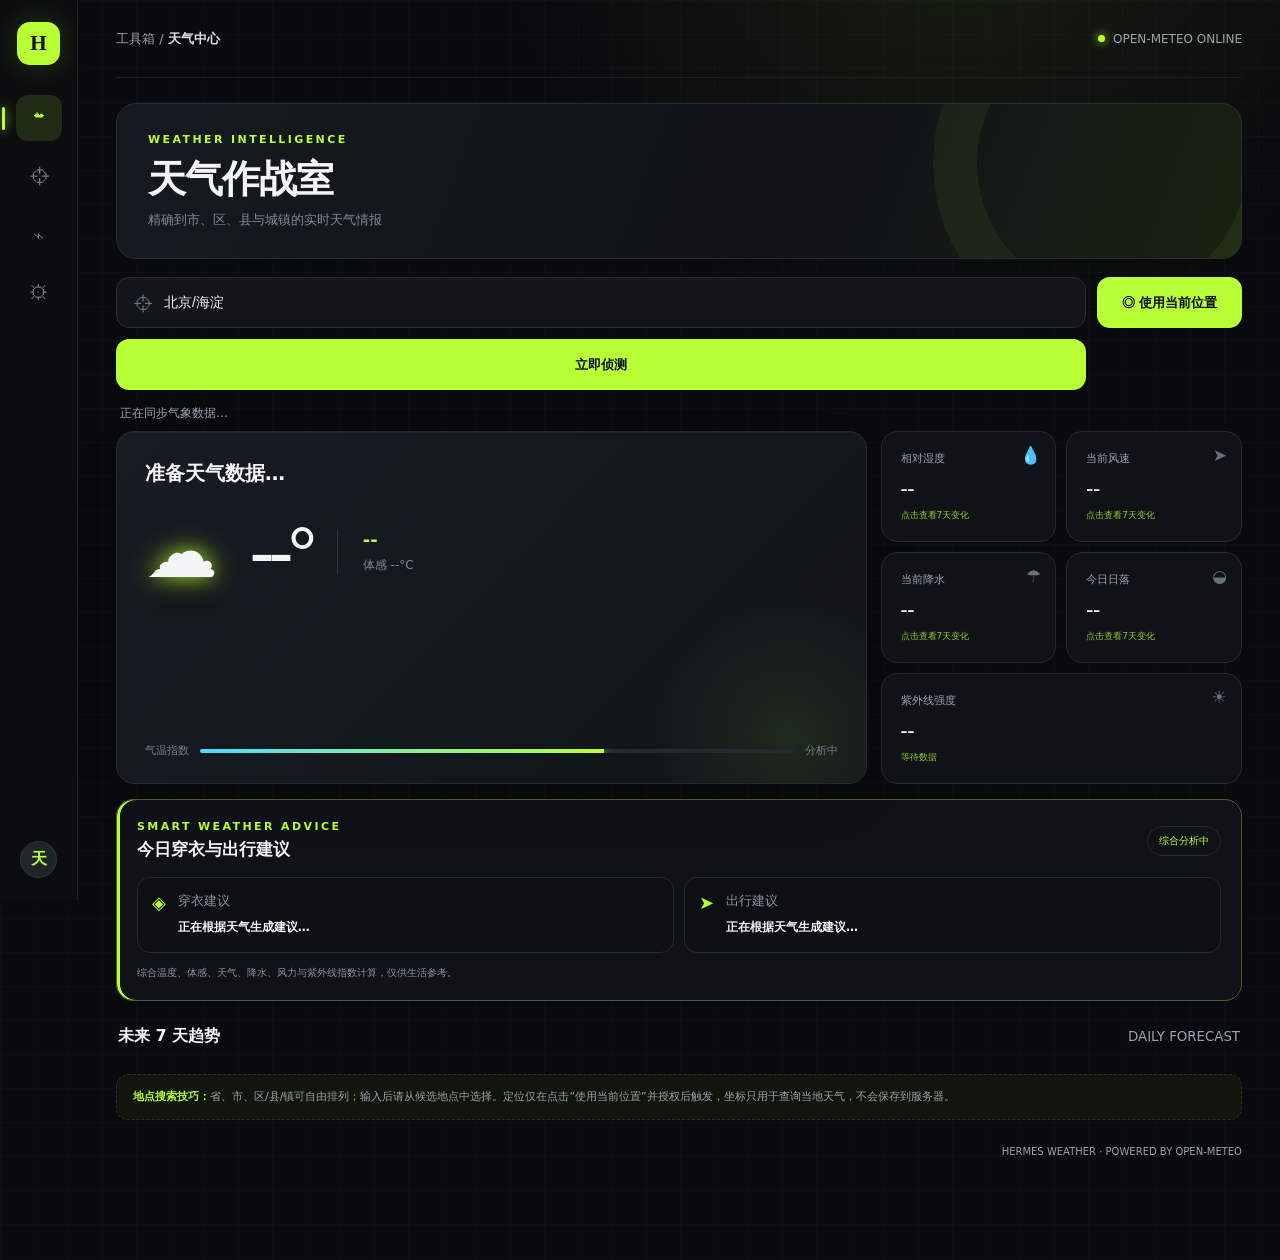
<file: HermesWeather-frontend-1.4.4-p2.html>
<!doctype html>
<html lang="zh-CN"><head><meta charset="utf-8"><meta http-equiv="Cache-Control" content="no-cache, no-store, must-revalidate"><meta http-equiv="Pragma" content="no-cache"><meta http-equiv="Expires" content="0"><meta name="app-version" content="1.4.4-p2-ui-state-dock-fix"><meta name="viewport" content="width=device-width,initial-scale=1"><title>Hermes Weather</title>
<style>
:root{--bg:#080a0d;--surface:#111419;--surface2:#171b21;--line:#252b33;--text:#f3f5f7;--muted:#89919c;--green:#b8ff35;--green2:#80d900;--cyan:#51d9ff;--danger:#ff646d}*{box-sizing:border-box}html{scroll-behavior:smooth}body{margin:0;min-height:100vh;color:var(--text);font-family:"Microsoft YaHei UI","Segoe UI",system-ui,sans-serif;background:var(--bg);background-image:radial-gradient(circle at 75% -10%,rgba(184,255,53,.09),transparent 28%),linear-gradient(rgba(255,255,255,.014) 1px,transparent 1px),linear-gradient(90deg,rgba(255,255,255,.014) 1px,transparent 1px);background-size:auto,34px 34px,34px 34px}.shell{display:grid;grid-template-columns:78px 1fr;min-height:100vh}.sidebar{position:fixed;inset:0 auto 0 0;width:78px;background:#0c0e11;border-right:1px solid #1d2228;display:flex;flex-direction:column;align-items:center;z-index:20}.logo{width:43px;height:43px;margin:22px 0 30px;border-radius:13px;display:grid;place-items:center;background:var(--green);color:#090b0d;font:bold 21px "Segoe UI";box-shadow:0 0 30px #b8ff3530}.nav{display:flex;flex-direction:column;gap:12px}.nav-item{position:relative;width:46px;height:46px;border:0;border-radius:12px;background:transparent;color:#717984;display:grid;place-items:center;font-size:20px;cursor:pointer}.nav-item.active,.nav-item:hover{color:var(--green);background:#b8ff3510}.nav-item.active:before{content:"";position:absolute;left:-16px;width:3px;height:23px;border-radius:3px;background:var(--green);box-shadow:0 0 12px var(--green)}.avatar{margin-top:auto;margin-bottom:22px;width:37px;height:37px;border-radius:50%;display:grid;place-items:center;background:#20252c;color:var(--green);font-weight:bold;border:1px solid #303740}.page{grid-column:2;padding:0 38px 38px;max-width:1500px;width:100%;margin:auto}.topbar{height:78px;display:flex;align-items:center;justify-content:space-between;border-bottom:1px solid #1a1e23}.crumb{color:#737b86;font-size:13px}.crumb b{color:#dfe3e8}.online{display:flex;align-items:center;gap:8px;color:#828b96;font-size:12px}.dot{width:7px;height:7px;border-radius:50%;background:var(--green);box-shadow:0 0 10px var(--green)}.banner{position:relative;overflow:hidden;margin:25px 0 18px;padding:29px 31px;border-radius:20px;border:1px solid #262d34;background:linear-gradient(110deg,#151a20 0%,#101418 65%,#19220f 100%)}.banner:after{content:"";position:absolute;width:270px;height:270px;right:-50px;top:-120px;border:44px solid rgba(184,255,53,.06);border-radius:50%}.eyebrow{color:var(--green);font-size:11px;font-weight:800;letter-spacing:2.4px}.banner h1{font-size:clamp(25px,3vw,39px);margin:8px 0 6px;letter-spacing:-1px}.banner p{color:#7f8994;margin:0;font-size:13px}.search-area{display:grid;grid-template-columns:1fr auto;gap:11px;margin:0 0 15px}.searchbox{position:relative}.searchbox:before{content:"⌖";position:absolute;left:17px;top:50%;transform:translateY(-50%);color:#69727d;font-size:19px}.searchbox input{width:100%;height:51px;padding:0 20px 0 47px;color:#f3f5f7;background:#12161b;border:1px solid #292f36;border-radius:13px;outline:none;font-size:14px;transition:.2s}.searchbox input:focus{border-color:#607e2d;box-shadow:0 0 0 3px #b8ff350c}.search-area button{height:51px;padding:0 25px;border:0;border-radius:13px;color:#0b0d0f;background:var(--green);font-weight:900;cursor:pointer;transition:.2s}.search-area button:hover{background:#ccff6e;transform:translateY(-1px)}.search-area button:disabled{filter:grayscale(.7);cursor:wait}.status{min-height:26px;padding:0 4px;color:#78818c;font-size:12px}.status.error{color:var(--danger)}.dashboard{display:grid;grid-template-columns:minmax(410px,1.35fr) minmax(280px,.65fr);gap:14px}.hero{position:relative;overflow:hidden;min-height:280px;padding:28px;border:1px solid var(--line);border-radius:18px;background:linear-gradient(135deg,#171c22,#11151a)}.hero:before{content:"";position:absolute;right:-75px;bottom:-105px;width:300px;height:300px;border-radius:50%;background:radial-gradient(circle,#b8ff3516,transparent 65%)}.location{font-size:20px;font-weight:900}.updated{color:#707985;font-size:11px;margin-top:7px}.hero-main{display:flex;align-items:center;margin-top:22px}.big-icon{font-size:73px;width:105px;filter:drop-shadow(0 12px 18px #0009)}.temperature{font:800 72px "Segoe UI";letter-spacing:-5px}.condition-wrap{margin-left:25px;padding-left:25px;border-left:1px solid #30363e}.condition{color:var(--green);font-size:18px;font-weight:800}.feels{color:#818a95;margin-top:7px;font-size:12px}.tempbar{position:absolute;left:28px;right:28px;bottom:25px;display:flex;align-items:center;gap:11px;color:#747e89;font-size:11px}.bar{height:4px;flex:1;border-radius:4px;background:#242a30;overflow:hidden}.bar i{display:block;width:68%;height:100%;background:linear-gradient(90deg,var(--cyan),var(--green));box-shadow:0 0 10px var(--green)}.metrics{display:grid;grid-template-columns:1fr 1fr;gap:10px}.metric{position:relative;overflow:hidden;padding:19px;border:1px solid var(--line);border-radius:16px;background:var(--surface);transition:.2s}.metric:hover{border-color:#3b472d;transform:translateY(-2px)}.metric small{display:block;color:#78818c;font-size:11px}.metric b{display:block;font:700 21px "Segoe UI";margin-top:10px}.metric span{position:absolute;right:14px;top:13px;color:#66717d;font-size:17px}.forecast-head{display:flex;justify-content:space-between;align-items:center;margin:25px 2px 11px}.forecast-head h2{margin:0;font-size:16px}.forecast-head small{color:#646d77}.forecast{display:grid;grid-template-columns:repeat(7,1fr);gap:9px}.day{position:relative;overflow:hidden;text-align:center;padding:17px 7px;border-radius:15px;border:1px solid var(--line);background:var(--surface);transition:.2s}.day:first-child{border-color:#678c29;background:linear-gradient(180deg,#1b2316,#12161a)}.day:first-child:before{content:"TODAY";position:absolute;right:-20px;top:9px;width:70px;transform:rotate(42deg);color:#0a0c0e;background:var(--green);font:bold 7px "Segoe UI"}.day:hover{transform:translateY(-4px);border-color:#4c5d34}.day .date{color:#79828d;font-size:11px;line-height:1.7}.day .icon{font-size:31px;margin:11px 0 7px;filter:drop-shadow(0 7px 8px #0007)}.day .desc{min-height:34px;font-size:11px}.day .temp{font:700 13px "Segoe UI";margin:8px 0}.day .rain{color:var(--cyan);font-size:10px}.tip{margin-top:16px;padding:13px 16px;border-radius:12px;border:1px dashed #29321f;background:#10150d;color:#778269;font-size:11px}.tip b{color:var(--green)}footer{text-align:right;color:#484f58;font-size:10px;margin-top:18px}@media(max-width:930px){.dashboard{grid-template-columns:1fr}.hero{min-height:260px}.metrics{grid-template-columns:repeat(4,1fr)}.forecast{overflow-x:auto;grid-template-columns:repeat(7,125px);padding-bottom:8px}}@media(max-width:680px){.shell{grid-template-columns:1fr}.sidebar{display:none}.page{grid-column:1;padding:0 17px 25px}.topbar{height:58px}.banner{padding:22px}.metrics{grid-template-columns:1fr 1fr}.hero-main{flex-wrap:wrap}.big-icon{font-size:55px;width:80px}.temperature{font-size:57px}.condition-wrap{margin-left:14px;padding-left:14px}.search-area button{padding:0 16px}.forecast-head{margin-top:20px}}

.view{display:none}.view.active-view{display:block}.tool-view{padding-top:30px;animation:fadeIn .25s ease}@keyframes fadeIn{from{opacity:0;transform:translateY(5px)}to{opacity:1;transform:none}}.tool-head{display:flex;justify-content:space-between;align-items:flex-end;margin-bottom:20px}.tool-head h1{font-size:30px;margin:7px 0 5px}.tool-head p{color:var(--muted);font-size:13px;margin:0}.lime-btn{border:0;border-radius:11px;padding:12px 17px;background:var(--green);color:#090b0d;font-weight:900;cursor:pointer}.tool-grid{display:grid;grid-template-columns:1fr 1fr;gap:14px}.tool-panel{border:1px solid var(--line);border-radius:17px;background:var(--surface);padding:20px}.panel-title{display:flex;align-items:center;justify-content:space-between;padding-bottom:15px;border-bottom:1px solid var(--line)}.panel-title small{color:var(--muted)}.text-btn{border:0;background:none;color:var(--green);cursor:pointer}.place-list{display:grid;gap:8px;padding-top:13px}.place-item{display:flex;align-items:center;justify-content:space-between;padding:13px;border:1px solid #242a31;border-radius:12px;background:#0e1115;cursor:pointer;transition:.2s}.place-item:hover{border-color:var(--green);transform:translateX(3px)}.place-item b{font-size:13px}.place-item small{display:block;color:var(--muted);margin-top:4px}.place-actions button{border:0;background:none;color:#69727d;cursor:pointer;font-size:16px}.place-actions button:hover{color:var(--danger)}.empty{padding:35px 10px;text-align:center;color:#626b75;font-size:12px}.chart-panel{padding:15px;height:430px}.chart-panel canvas{width:100%;height:100%}.trend-legend{display:flex;gap:18px;color:var(--muted);font-size:11px}.trend-legend i{display:inline-block;width:8px;height:8px;border-radius:50%;margin-right:6px}.high-dot{background:var(--green)}.low-dot{background:var(--cyan)}.trend-cards{display:grid;grid-template-columns:repeat(4,1fr);gap:10px;margin-top:13px}.trend-cards article{padding:17px;border:1px solid var(--line);border-radius:14px;background:var(--surface)}.trend-cards small{display:block;color:var(--muted)}.trend-cards b{display:block;font-size:21px;margin-top:8px}.settings-list{display:grid;gap:10px}.setting-row{display:flex;align-items:center;justify-content:space-between;min-height:82px;padding:18px 20px;border:1px solid var(--line);border-radius:15px;background:var(--surface)}.setting-row small{display:block;color:var(--muted);margin-top:6px}.segmented{display:flex;padding:3px;border-radius:10px;background:#090b0e}.segmented button{border:0;border-radius:8px;padding:8px 16px;background:transparent;color:var(--muted);cursor:pointer}.segmented button.active{background:var(--green);color:#090b0d;font-weight:bold}.color-picks{display:flex;gap:10px}.color-picks button{width:27px;height:27px;border:3px solid transparent;border-radius:50%;background:var(--pick);cursor:pointer}.color-picks button.active{border-color:white;box-shadow:0 0 0 2px var(--pick)}.switch input{display:none}.switch span{display:block;width:45px;height:24px;border-radius:20px;background:#30363d;cursor:pointer;padding:3px}.switch span:after{content:"";display:block;width:18px;height:18px;border-radius:50%;background:#818a94;transition:.2s}.switch input:checked+span{background:#b8ff3540}.switch input:checked+span:after{transform:translateX(21px);background:var(--green)}.setting-input{width:230px;padding:11px 13px;border:1px solid #30363d;border-radius:10px;outline:none;background:#0b0e12;color:var(--text)}.setting-input:focus{border-color:var(--green)}.outline-btn{padding:10px 17px;border:1px solid #61333a;border-radius:10px;background:transparent;color:#ff7a82;cursor:pointer}.toast{position:fixed;right:25px;bottom:25px;z-index:99;padding:13px 18px;border:1px solid #3b472d;border-radius:11px;background:#151b11;color:var(--text);box-shadow:0 15px 40px #0008;transform:translateY(100px);opacity:0;transition:.25s}.toast.show{transform:none;opacity:1}@media(max-width:800px){.tool-grid{grid-template-columns:1fr}.trend-cards{grid-template-columns:1fr 1fr}.tool-head{align-items:flex-start;gap:15px;flex-direction:column}.setting-row{gap:16px}.chart-panel{height:340px}}@media(max-width:520px){.setting-row{align-items:flex-start;flex-direction:column}.setting-input{width:100%}.trend-cards{grid-template-columns:1fr 1fr}}

.custom-bg,.bg-shade{position:fixed;inset:-25px;pointer-events:none;opacity:0;transition:opacity .35s,filter .25s;z-index:-2}.custom-bg{background-position:center;background-size:cover;background-repeat:no-repeat}.bg-shade{inset:0;background:#080a0d;z-index:-1}.has-custom-bg .custom-bg,.has-custom-bg .bg-shade{opacity:1}.has-custom-bg{background-image:none}.has-custom-bg .sidebar{background-color:rgba(var(--sidebar-rgb,12,14,17),var(--panel-alpha,.88));backdrop-filter:blur(14px)}.has-custom-bg .topbar{background:rgba(8,10,13,.35);backdrop-filter:blur(10px)}.has-custom-bg .banner,.has-custom-bg .hero,.has-custom-bg .metric,.has-custom-bg .day,.has-custom-bg .tool-panel,.has-custom-bg .trend-cards article,.has-custom-bg .setting-row{backdrop-filter:blur(14px);background-color:rgba(var(--panel-rgb,17,20,25),var(--panel-alpha,.88))}.bg-controls{display:flex;align-items:center;gap:15px}.upload-btn{border-color:#52682d;color:var(--green)}.range-controls{display:flex;gap:22px}.range-controls label{display:grid;grid-template-columns:48px 140px 42px;align-items:center;gap:8px;color:var(--muted);font-size:11px}.range-controls input{accent-color:var(--green)}.range-controls output{color:var(--text);text-align:right;font:11px "Segoe UI"}@media(max-width:650px){.range-controls{width:100%;flex-direction:column}.range-controls label{grid-template-columns:45px 1fr 40px}.bg-controls{width:100%;justify-content:flex-start}}

.accent-controls{display:flex;align-items:center;gap:15px}.custom-color{display:flex;align-items:center;gap:7px;color:var(--muted);font-size:11px;cursor:pointer}.custom-color input{width:30px;height:30px;padding:0;border:0;border-radius:7px;background:transparent;cursor:pointer}.mode-select{display:flex;gap:7px}.mode-select button{padding:9px 13px;border:1px solid #30363d;border-radius:10px;background:#0c0f13;color:var(--muted);cursor:pointer}.mode-select button.active{border-color:var(--green);color:var(--green);background:color-mix(in srgb,var(--green) 9%,transparent)}.mode-select i{font-style:normal;margin-right:4px}.single-range{display:grid;grid-template-columns:minmax(150px,220px) 45px;align-items:center;gap:10px}.single-range input{accent-color:var(--green)}.single-range output{text-align:right;color:var(--text);font:12px "Segoe UI"}
body.theme-light{--bg:#e9edf2;--surface:#f9fafb;--surface2:#eef1f4;--line:#d3d9e0;--text:#171b20;--muted:#65707d;background-color:var(--bg);background-image:radial-gradient(circle at 75% -10%,color-mix(in srgb,var(--green) 15%,transparent),transparent 30%),linear-gradient(rgba(0,0,0,.025) 1px,transparent 1px),linear-gradient(90deg,rgba(0,0,0,.025) 1px,transparent 1px)}body.theme-light .sidebar{background:rgba(247,249,251,var(--panel-alpha));border-color:#d7dde3}body.theme-light .topbar{border-color:#d4dae0}body.theme-light .banner{background:linear-gradient(110deg,rgba(255,255,255,var(--panel-alpha)),rgba(240,244,247,var(--panel-alpha)),color-mix(in srgb,var(--green) 12%,rgba(255,255,255,var(--panel-alpha))))}body.theme-light .hero,body.theme-light .metric,body.theme-light .day,body.theme-light .tool-panel,body.theme-light .trend-cards article,body.theme-light .setting-row{background:rgba(249,250,251,var(--panel-alpha));box-shadow:0 8px 30px rgba(37,48,59,.07)}body.theme-light .searchbox input,body.theme-light .setting-input,body.theme-light .place-item,body.theme-light .mode-select button{background:rgba(255,255,255,.92);color:#171b20;border-color:#cfd6dd}body.theme-light .day:first-child{background:linear-gradient(180deg,color-mix(in srgb,var(--green) 12%,white),rgba(249,250,251,var(--panel-alpha)))}body.theme-light .bg-shade{background:#eef1f4}.hero,.metric,.day,.tool-panel,.trend-cards article,.setting-row,.banner{background-color:rgba(var(--panel-rgb,17,20,25),var(--panel-alpha,.88))}.sidebar{background-color:rgba(var(--sidebar-rgb,12,14,17),var(--panel-alpha,.88))}@media(max-width:700px){.mode-select{flex-wrap:wrap}.accent-controls{width:100%;justify-content:space-between}.single-range{width:100%}}

.searchbox{z-index:12}.suggestions{position:absolute;left:0;right:0;top:57px;display:none;max-height:330px;overflow:auto;padding:7px;border:1px solid var(--line);border-radius:13px;background:rgba(var(--panel-rgb),.97);box-shadow:0 20px 50px #0009;backdrop-filter:blur(18px);z-index:50}.suggestions.show{display:block}.suggestion{display:flex;align-items:center;justify-content:space-between;padding:11px 12px;border-radius:9px;cursor:pointer}.suggestion:hover,.suggestion.selected{background:color-mix(in srgb,var(--green) 11%,transparent)}.suggestion b{font-size:12px}.suggestion small{display:block;color:var(--muted);margin-top:3px;font-size:10px}.suggestion em{font-style:normal;color:#5f6975;font-size:10px}.suggestion-empty{padding:18px;text-align:center;color:var(--muted);font-size:11px}.weather-scene{position:fixed;inset:0;overflow:hidden;pointer-events:none;z-index:-4;transition:background 1s}.scene-sky,.scene-clouds,.scene-rain,.scene-snow,.scene-flash{position:absolute;inset:0}.scene-sky{transition:background 1s}.weather-clear .scene-sky{background:radial-gradient(circle at 78% 18%,rgba(255,191,55,.38),transparent 17%),linear-gradient(150deg,#163353,#090c12 70%)}.weather-cloudy .scene-sky{background:linear-gradient(150deg,#29333e,#090b0e 75%)}.weather-rain .scene-sky,.weather-storm .scene-sky{background:linear-gradient(150deg,#172b3c,#07090d 72%)}.weather-snow .scene-sky{background:linear-gradient(150deg,#7a94a7,#18212a 72%)}.weather-fog .scene-sky{background:linear-gradient(150deg,#64717a,#15191d 75%)}.scene-orb{position:absolute;right:10%;top:8%;width:150px;height:150px;border-radius:50%;opacity:0;transition:1s}.weather-clear .scene-orb{opacity:.85;background:#ffd769;box-shadow:0 0 70px #ffcb4f80}.scene-clouds{opacity:0;background:radial-gradient(ellipse at 20% 22%,rgba(210,223,231,.2) 0 9%,transparent 28%),radial-gradient(ellipse at 75% 34%,rgba(178,194,204,.18) 0 12%,transparent 32%);animation:cloudMove 24s ease-in-out infinite alternate}.weather-cloudy .scene-clouds,.weather-rain .scene-clouds,.weather-storm .scene-clouds,.weather-snow .scene-clouds,.weather-fog .scene-clouds{opacity:1}@keyframes cloudMove{to{transform:translateX(5%) scale(1.08)}}.weather-rain .scene-rain,.weather-storm .scene-rain{opacity:.55;background-image:repeating-linear-gradient(105deg,transparent 0 18px,rgba(116,207,255,.5) 19px 20px,transparent 21px 35px);background-size:42px 110px;animation:rainFall .55s linear infinite}@keyframes rainFall{to{background-position:-15px 110px}}.scene-rain,.scene-snow{opacity:0}.weather-snow .scene-snow{opacity:.75;background-image:radial-gradient(circle,#fff 0 2px,transparent 2.5px),radial-gradient(circle,#d9f3ff 0 1.5px,transparent 2px);background-size:55px 70px,83px 92px;animation:snowFall 7s linear infinite}@keyframes snowFall{to{background-position:40px 350px,-35px 460px}}.weather-storm .scene-flash{animation:flash 6s infinite}@keyframes flash{0%,90%,94%,100%{background:transparent}91%,93%{background:rgba(210,235,255,.18)}}.has-custom-bg .weather-scene{mix-blend-mode:screen;opacity:.6}body.theme-light .weather-scene{filter:saturate(.75) brightness(1.3);opacity:.42}body.weather-clear{--weather-glow:#ffd24d}body.weather-rain{--weather-glow:#51d9ff}body.weather-snow{--weather-glow:#dff7ff}body.weather-storm{--weather-glow:#9da9ff}body.weather-cloudy,body.weather-fog{--weather-glow:#aebdca}.big-icon{text-shadow:0 0 25px var(--weather-glow,var(--green))}.hero{box-shadow:inset 0 1px rgba(255,255,255,.04),0 20px 60px rgba(0,0,0,calc((100 - var(--opacity-num,88))*.004))}

/* Full-screen weather particle layer and layout repairs */
.weather-scene{position:fixed;inset:0;width:100vw;height:100vh;z-index:-3;overflow:hidden}.weather-canvas{position:absolute;inset:0;width:100%;height:100%;display:block;opacity:.92}.custom-bg{z-index:-4}.bg-shade{z-index:-2}.shell{position:relative;z-index:1}.page{min-width:0;padding-bottom:64px}.nav-item.active:before{left:-14px}.forecast{min-width:0}.day{min-width:0}.day:first-child:before{right:-17px;top:10px}.day .desc{overflow-wrap:anywhere;line-height:1.45}.updated,.status,.metric small,.day .date,.forecast-head small,.tip,footer,.crumb,.online{color:#9aa3ae}.tip{line-height:1.6}footer{min-height:28px;padding:8px 0 4px}.search-area{position:relative;z-index:15}.dashboard,.forecast-head,.forecast,.tip,footer{position:relative;z-index:2}@media(max-width:1100px){.forecast{grid-template-columns:repeat(7,minmax(105px,1fr));gap:7px}.day{padding-left:5px;padding-right:5px}.day .desc{font-size:10px}}@media(max-width:930px){.forecast{grid-template-columns:repeat(7,125px);overflow-x:auto;scrollbar-color:var(--green) transparent}.page{padding-bottom:75px}}@media(max-width:680px){.hero-main{gap:2px}.condition-wrap{max-width:44%}.updated{overflow-wrap:anywhere}.page{padding-bottom:80px}}@media(prefers-reduced-motion:reduce){.weather-canvas{display:none}.scene-clouds,.scene-flash{animation:none!important}}
body{isolation:isolate}.custom-bg{z-index:0}.bg-shade{z-index:1}.weather-scene{z-index:2}.shell{z-index:3}.sidebar{z-index:20}.toast{z-index:99}
.weather-scene{opacity:1!important;visibility:visible!important}.scene-sky{opacity:.72}.has-custom-bg .scene-sky{opacity:.28}.weather-canvas{opacity:1;mix-blend-mode:screen}.weather-rain .weather-canvas,.weather-storm .weather-canvas{filter:drop-shadow(0 0 2px rgba(120,210,255,.45))}.weather-snow .weather-canvas{filter:drop-shadow(0 0 3px rgba(255,255,255,.65))}@media(prefers-reduced-motion:reduce){.weather-canvas{display:block!important;opacity:.72}.scene-clouds,.scene-flash{animation:none!important}}

/* Precipitation must remain visible across the entire viewport, including translucent panels. */
.weather-canvas{position:fixed!important;inset:0!important;width:100vw!important;height:100vh!important;z-index:12!important;pointer-events:none!important;opacity:.68!important;mix-blend-mode:screen;visibility:visible!important}.weather-rain~.weather-canvas,.weather-storm~.weather-canvas{opacity:.72!important}.sidebar{z-index:20}.suggestions{z-index:50}.toast{z-index:99}body.theme-light .weather-canvas{mix-blend-mode:multiply;opacity:.38!important}@media(prefers-reduced-motion:reduce){.weather-canvas{display:block!important;opacity:.32!important}}

.precip-overlay{position:fixed;inset:-120px -80px;z-index:11;pointer-events:none;display:none}.weather-rain .precip-overlay,.weather-storm .precip-overlay{display:block;opacity:.38;background-image:repeating-linear-gradient(107deg,transparent 0 20px,rgba(150,218,255,.62) 21px 22px,transparent 23px 42px);background-size:48px 125px;animation:fullRain .62s linear infinite;mix-blend-mode:screen}.weather-storm .precip-overlay{opacity:.5;animation-duration:.42s}.weather-snow .precip-overlay{display:block;opacity:.5;background-image:radial-gradient(circle,rgba(255,255,255,.9) 0 2px,transparent 2.7px),radial-gradient(circle,rgba(220,245,255,.8) 0 1.4px,transparent 2px);background-size:58px 72px,91px 105px;animation:fullSnow 7s linear infinite;mix-blend-mode:screen}@keyframes fullRain{to{background-position:-34px 125px}}@keyframes fullSnow{to{background-position:45px 430px,-35px 525px}}body.theme-light .weather-rain .precip-overlay,body.theme-light .weather-storm .precip-overlay{mix-blend-mode:multiply;opacity:.25}@media(prefers-reduced-motion:reduce){.precip-overlay{animation:none!important;opacity:.2!important}}

/* Refined weather depth: soft far precipitation + random near particles. */
.weather-rain .precip-overlay{opacity:calc(.20 * var(--fx-intensity,1));background-size:61px 145px;animation-duration:.78s}.weather-storm .precip-overlay{opacity:calc(.28 * var(--fx-intensity,1));background-size:48px 132px;animation-duration:.52s}.weather-snow .precip-overlay{opacity:calc(.32 * var(--fx-intensity,1))}.weather-rain .weather-canvas,.weather-storm .weather-canvas{opacity:.78!important}.weather-snow .weather-canvas{opacity:.82!important}

/* Natural droplet rain: Canvas draws teardrop particles; CSS supplies only a subtle distant layer. */
.weather-rain .precip-overlay,.weather-storm .precip-overlay{display:block;background-image:radial-gradient(ellipse at center,rgba(168,222,250,.55) 0 1px,transparent 1.7px);background-size:38px 64px;animation:farDrops 1.4s linear infinite;mix-blend-mode:screen;opacity:.08}.rain-level-1 .precip-overlay{animation-duration:1.65s;opacity:.05}.rain-level-2 .precip-overlay{animation-duration:1.2s;opacity:.07}.rain-level-3 .precip-overlay{animation-duration:.88s;opacity:.09}.rain-level-4 .precip-overlay{animation-duration:.68s;opacity:.16}@keyframes farDrops{to{background-position:-18px 128px}}.weather-rain .weather-canvas,.weather-storm .weather-canvas{opacity:.9!important;filter:drop-shadow(0 1px 2px rgba(94,185,235,.18))}body.theme-light .weather-rain .precip-overlay,body.theme-light .weather-storm .precip-overlay{opacity:.035;mix-blend-mode:multiply}body.theme-light .weather-rain .weather-canvas,body.theme-light .weather-storm .weather-canvas{opacity:.62!important;mix-blend-mode:multiply}

/* Grid precipitation removed: all rain/snow now comes from random Canvas particles only. */
.precip-overlay,.weather-rain .precip-overlay,.weather-storm .precip-overlay,.weather-snow .precip-overlay{display:none!important;background:none!important;animation:none!important}

.top-actions{display:flex;align-items:center;gap:8px}.window-action{width:34px;height:34px;padding:0;border:1px solid var(--line);border-radius:9px;background:rgba(var(--panel-rgb),var(--panel-alpha));color:var(--muted);cursor:pointer;font-size:16px}.window-action:hover{border-color:var(--green);color:var(--green)}
/* Fullscreen and compact-window layout */
body.fullscreen-ui .page{max-width:none;padding-left:42px;padding-right:42px}body.fullscreen-ui .banner{margin-top:18px}.shell,.page{min-height:100vh}.hero-main,.metric,.day{min-width:0}
@media(max-width:760px){.page{padding:0 12px 70px}.topbar{height:54px}.crumb{font-size:11px}.online{display:none}.banner{margin:13px 0 12px;padding:19px 18px;border-radius:15px}.banner h1{font-size:25px}.banner p{font-size:11px}.search-area{grid-template-columns:minmax(0,1fr) auto;gap:7px}.searchbox input{height:46px;padding-left:40px;font-size:12px}.search-area button{height:46px;padding:0 13px;font-size:12px}.dashboard{gap:9px}.hero{min-height:235px;padding:19px}.location{font-size:17px}.big-icon{font-size:50px;width:72px}.temperature{font-size:52px}.condition-wrap{margin-left:9px;padding-left:10px}.metrics{gap:7px}.metric{padding:14px}.metric b{font-size:17px}.forecast-head{margin-top:17px}.tip{font-size:10px;padding:10px}.tool-view{padding-top:18px}.tool-head h1{font-size:24px}.chart-panel{height:300px}}
@media(max-width:480px){.top-actions{gap:4px}.window-action{width:30px;height:30px}.search-area{grid-template-columns:1fr}.search-area button{width:100%}.hero-main{display:grid;grid-template-columns:58px 82px 1fr}.big-icon{font-size:42px;width:auto}.temperature{font-size:44px}.condition-wrap{max-width:none}.metrics{grid-template-columns:1fr 1fr}.metric{min-height:82px}.forecast{grid-template-columns:repeat(7,112px)}.tool-grid{grid-template-columns:1fr}.trend-cards{grid-template-columns:1fr 1fr}.settings-list{gap:7px}.setting-row{padding:15px}.mode-select{width:100%}.mode-select button{flex:1;padding:8px 5px}.color-picks{gap:7px}}
@media(max-width:380px){.page{padding-left:8px;padding-right:8px}.banner h1{font-size:22px}.metrics{grid-template-columns:1fr}.hero-main{grid-template-columns:50px 72px 1fr}.temperature{font-size:39px}.forecast{grid-template-columns:repeat(7,105px)}}

/* Prevent narrow-window horizontal clipping caused by intrinsic grid/card widths. */
html,body{max-width:100%;overflow-x:hidden}.page,.view,.dashboard,.hero,.metrics,.metric,.search-area,.searchbox,.forecast-head,.tip{max-width:100%;min-width:0}.metrics>*{min-width:0}.searchbox input{min-width:0}.shell{width:100%}@media(max-width:480px){.metrics{grid-template-columns:minmax(0,1fr) minmax(0,1fr)}.metric{overflow:hidden}.metric b{font-size:15px;white-space:nowrap}.metric span{right:9px}.page{width:100%;overflow-x:hidden}.forecast{max-width:100%;overflow-x:auto}}

@media(max-width:540px){.metrics{grid-template-columns:1fr}.metric{width:100%}.dashboard{grid-template-columns:1fr}.search-area{grid-template-columns:1fr}.search-area button{width:100%}.banner,.hero,.metrics,.metric{box-sizing:border-box}.topbar{padding-right:2px}}

.locate-btn{height:58px;padding:0 18px;border:1px solid color-mix(in srgb,var(--green) 45%,var(--line));border-radius:13px;background:rgba(var(--panel-rgb),var(--panel-alpha));color:var(--text);font-weight:700;cursor:pointer;white-space:nowrap;transition:.2s}.locate-btn:hover{border-color:var(--green);color:var(--green)}.locate-btn:disabled{opacity:.55;cursor:wait}@media(max-width:760px){.search-area{flex-wrap:wrap}.searchbox{flex:1 1 100%}.locate-btn,#btn{flex:1}}

.metric{width:100%;color:var(--text);text-align:left;font-family:inherit;cursor:pointer}.metric:focus-visible{outline:2px solid var(--green);outline-offset:2px}.metric em{display:block;margin-top:8px;color:var(--green);font-size:9px;font-style:normal;opacity:.78}.metric-modal{position:fixed;inset:0;z-index:120;display:none;align-items:center;justify-content:center;padding:20px;background:#020407c9;backdrop-filter:blur(12px)}.metric-modal.show{display:flex}.metric-dialog{position:relative;width:min(820px,96vw);max-height:92vh;overflow:auto;padding:27px;border:1px solid color-mix(in srgb,var(--green) 35%,var(--line));border-radius:20px;background:rgba(var(--panel-rgb),.98);box-shadow:0 30px 90px #000}.metric-dialog h2{margin:7px 0}.metric-dialog p{margin:0 0 16px;color:var(--muted)}.metric-close{position:absolute;right:16px;top:14px;width:34px;height:34px;border:1px solid var(--line);border-radius:9px;background:transparent;color:var(--text);font-size:22px;cursor:pointer}.metric-dialog canvas{display:block;width:100%;height:300px}.metric-values{display:grid;grid-template-columns:repeat(7,1fr);gap:7px;margin-top:14px}.metric-values div{padding:10px 5px;border:1px solid var(--line);border-radius:10px;text-align:center}.metric-values small{display:block;color:var(--muted)}.metric-values b{display:block;margin-top:5px;font-size:12px}@media(max-width:650px){.metric-dialog canvas{height:230px}.metric-values{grid-template-columns:repeat(4,1fr)}}

.metrics .uv-metric{grid-column:1/-1}.advice-panel{margin-top:15px;padding:20px;border:1px solid color-mix(in srgb,var(--green) 25%,var(--line));border-radius:17px;background:rgba(var(--panel-rgb),var(--panel-alpha));box-shadow:inset 3px 0 var(--green)}.advice-title{display:flex;align-items:center;justify-content:space-between;gap:15px}.advice-title h2{margin:5px 0 0;font-size:17px}.advice-title>span{padding:7px 11px;border:1px solid var(--line);border-radius:999px;color:var(--green);font-size:10px}.advice-grid{display:grid;grid-template-columns:1fr 1fr;gap:10px;margin-top:16px}.advice-grid article{display:flex;gap:12px;align-items:flex-start;padding:14px;border:1px solid var(--line);border-radius:13px;background:rgba(0,0,0,.12)}.advice-grid article>span{color:var(--green);font-size:18px}.advice-grid small{display:block;color:var(--muted);margin-bottom:6px}.advice-grid b{font-size:12px;line-height:1.75}.advice-panel>p{margin:13px 0 0;color:var(--muted);font-size:10px}@media(max-width:650px){.advice-grid{grid-template-columns:1fr}.advice-title{align-items:flex-start;flex-direction:column}}

body.compact-ui .page{max-width:980px}body.compact-ui .banner{padding-top:18px;padding-bottom:18px}body.compact-ui .weather-canvas{display:block!important;visibility:visible!important;opacity:.72!important}body.compact-ui .weather-scene{display:block!important;visibility:visible!important}.compact-ui .scene-sky,.compact-ui .scene-clouds,.compact-ui .scene-orb{animation-play-state:running!important}
/* Mobile dock regression fix: keep all four tool views reachable on narrow web screens. */
@media(max-width:680px){
 .page{padding-bottom:calc(92px + env(safe-area-inset-bottom))}
 .sidebar{display:flex;position:fixed;left:0;right:0;bottom:0;top:auto;width:auto;height:calc(72px + env(safe-area-inset-bottom));padding:7px 8px env(safe-area-inset-bottom);flex-direction:row;align-items:center;z-index:1000;border-right:0;border-top:1px solid rgba(255,255,255,.12);background-color:rgba(var(--sidebar-rgb,12,14,17),var(--panel-alpha,.88));backdrop-filter:blur(20px)}
 .sidebar .logo,.sidebar .avatar{display:none}.nav{display:grid;grid-template-columns:repeat(4,minmax(0,1fr));width:100%;gap:4px}
 .nav-item{width:100%;height:56px;border-radius:13px;display:flex;flex-direction:column;gap:2px;align-items:center;justify-content:center;font-size:20px}
 .nav-item::after{content:attr(data-label);font-size:11px;font-weight:700;letter-spacing:.04em}.nav-item.active:before{display:none}
 .nav-item.active{background:color-mix(in srgb,var(--green) 13%,transparent)}
 .toast{bottom:calc(86px + env(safe-area-inset-bottom))}
}
</style>
<style>
html{overscroll-behavior:none}body.android-app .window-action{display:none}
body.android-app .topbar{padding-top:max(0px,env(safe-area-inset-top))}
body.android-app .page{padding-bottom:calc(94px + env(safe-area-inset-bottom))}
.update-box{display:flex;flex-direction:column;gap:8px;min-width:min(100%,430px)}.update-actions{display:flex;gap:8px;flex-wrap:wrap}.update-status{font-size:12px;color:var(--muted);word-break:break-all}.update-url{width:100%;min-width:250px}
@media(max-width:540px){body.android-app .page{padding-left:10px;padding-right:10px}.update-box,.update-url{min-width:0;width:100%}.update-actions button{flex:1}}

/* p2 semantic color normalization: all interactive accents follow the selected theme color. */
:root{--accent-soft:color-mix(in srgb,var(--green) 13%,transparent);--accent-border:color-mix(in srgb,var(--green) 42%,var(--line));--chart-secondary:color-mix(in srgb,var(--green) 42%,var(--cyan))}
.search-area button,.lime-btn,.segmented button.active{background:var(--green);color:#090b0d}.nav-item.active,.nav-item:hover,.text-btn,.eyebrow,.condition,.advice-grid article>span,.advice-title>span,.metric em,.upload-btn{color:var(--green)}
.nav-item.active,.nav-item:hover,.mode-select button.active{background:var(--accent-soft)}.mode-select button.active,.metric:hover,.locate-btn:hover,.searchbox input:focus{border-color:var(--accent-border)}
.switch input:checked+span:after{background:var(--green)}.switch input:checked+span{background:var(--accent-soft)}input[type=range]{accent-color:var(--green)}.toast{border-color:var(--accent-border);background:color-mix(in srgb,var(--panel-rgb) 94%,var(--green) 6%)}
body.theme-light .advice-grid article{background:rgba(255,255,255,.38)}body.theme-light .toast{background:rgba(249,250,251,.97)}

@media(max-width:680px){.nav-item{touch-action:manipulation;-webkit-tap-highlight-color:transparent;user-select:none}.nav-item:active{transform:scale(.96)}}
</style><script>document.addEventListener('DOMContentLoaded',()=>document.body.classList.add('android-app'));</script>
</head><body><div id="weatherScene" class="weather-scene"><div class="scene-sky"></div><div class="scene-orb"></div><div class="scene-clouds"></div><div class="scene-flash"></div></div><canvas id="weatherCanvas" class="weather-canvas"></canvas><div id="customBg" class="custom-bg"></div><div id="bgShade" class="bg-shade"></div><div class="shell"><aside class="sidebar"><div class="logo">H</div><nav class="nav"><button class="nav-item active" data-view="weather" data-label="天气" title="天气">☁</button><button class="nav-item" data-view="places" data-label="地点" title="地点">⌖</button><button class="nav-item" data-view="trends" data-label="趋势" title="趋势">⌁</button><button class="nav-item" data-view="settings" data-label="设置" title="设置">⚙</button></nav><div class="avatar">天</div></aside><main class="page"><header class="topbar"><div class="crumb">工具箱 / <b>天气中心</b></div><div class="top-actions"><div class="online"><i class="dot"></i> OPEN-METEO ONLINE</div><button class="window-action" id="compactBtn" title="小窗模式">▣</button><button class="window-action" id="fullscreenBtn" title="全屏模式（F11）">⛶</button></div></header><section id="weatherView" class="view active-view"><section class="banner"><div class="eyebrow">WEATHER INTELLIGENCE</div><h1>天气作战室</h1><p>精确到市、区、县与城镇的实时天气情报</p></section><form class="search-area" id="form"><div class="searchbox"><input id="city" value="北京/海淀" placeholder="输入省市区（顺序不限），如 海淀 北京市" autocomplete="off"><div id="suggestions" class="suggestions"></div></div><button type="button" id="locateBtn" class="locate-btn" title="经你授权后使用设备位置">◎ 使用当前位置</button><button id="btn">立即侦测</button></form><div class="status" id="status">正在同步气象数据…</div><section class="dashboard"><article class="hero"><div class="location" id="location">准备天气数据…</div><div class="updated" id="updated"></div><div class="hero-main"><div class="big-icon" id="icon">☁️</div><div class="temperature" id="temperature">--°</div><div class="condition-wrap"><div class="condition" id="condition">--</div><div class="feels" id="feels">体感 --°C</div></div></div><div class="tempbar"><span>气温指数</span><div class="bar"><i></i></div><span id="level">分析中</span></div></article><section class="metrics"><button class="metric" data-metric="humidity"><small>相对湿度</small><b id="humidity">--</b><span>💧</span><em>点击查看7天变化</em></button><button class="metric" data-metric="wind"><small>当前风速</small><b id="wind">--</b><span>➤</span><em>点击查看7天变化</em></button><button class="metric" data-metric="rain"><small>当前降水</small><b id="rainNow">--</b><span>☂</span><em>点击查看7天变化</em></button><button class="metric" data-metric="sunset"><small>今日日落</small><b id="sunset">--</b><span>◒</span><em>点击查看7天变化</em></button><button class="metric uv-metric" data-metric="uv"><small>紫外线强度</small><b id="uvIndex">--</b><span>☀</span><em id="uvLevel">等待数据</em></button></section></section><section class="advice-panel"><div class="advice-title"><div><div class="eyebrow">SMART WEATHER ADVICE</div><h2>今日穿衣与出行建议</h2></div><span id="adviceRisk">综合分析中</span></div><div class="advice-grid"><article><span>◈</span><div><small>穿衣建议</small><b id="clothingAdvice">正在根据天气生成建议…</b></div></article><article><span>➤</span><div><small>出行建议</small><b id="travelAdvice">正在根据天气生成建议…</b></div></article></div><p id="adviceBasis">综合温度、体感、天气、降水、风力与紫外线指数计算，仅供生活参考。</p></section><div class="forecast-head"><h2>未来 7 天趋势</h2><small id="hint">DAILY FORECAST</small></div><section class="forecast" id="forecast"></section><div class="tip"><b>地点搜索技巧：</b>省、市、区/县/镇可自由排列；输入后请从候选地点中选择。定位仅在点击“使用当前位置”并授权后触发，坐标只用于查询当地天气，不会保存到服务器。</div><footer>HERMES WEATHER · POWERED BY OPEN-METEO</footer></section>
<section id="placesView" class="view tool-view"><div class="tool-head"><div><div class="eyebrow">LOCATION LIBRARY</div><h1>地点收藏库</h1><p>收藏常用地点，一键获取当地天气。</p></div><button class="lime-btn" id="saveCurrent">＋ 收藏当前地点</button></div><div class="tool-grid"><article class="tool-panel"><div class="panel-title"><b>★ 收藏地点</b><small id="favCount">0 个地点</small></div><div id="favorites" class="place-list"></div></article><article class="tool-panel"><div class="panel-title"><b>◷ 最近查询</b><button class="text-btn" id="clearRecent">清空</button></div><div id="recent" class="place-list"></div></article></div></section>
<section id="trendsView" class="view tool-view"><div class="tool-head"><div><div class="eyebrow">WEATHER ANALYTICS</div><h1>七日趋势分析</h1><p id="trendLocation">查询天气后查看气温与降水变化。</p></div><div class="trend-legend"><span><i class="high-dot"></i>最高温</span><span><i class="low-dot"></i>最低温</span></div></div><article class="tool-panel chart-panel"><canvas id="trendCanvas" width="1100" height="400"></canvas></article><div class="trend-cards"><article><small>七日最高</small><b id="weekHigh">--</b></article><article><small>七日最低</small><b id="weekLow">--</b></article><article><small>平均温度</small><b id="weekAvg">--</b></article><article><small>最高降水概率</small><b id="weekRain">--</b></article></div></section>
<section id="settingsView" class="view tool-view"><div class="tool-head"><div><div class="eyebrow">PREFERENCES</div><h1>工具箱设置</h1><p>自定义显示方式，设置会保存在本机浏览器。</p></div></div><div class="settings-list"><article class="setting-row"><div><b>温度单位</b><small>选择摄氏度或华氏度</small></div><div class="segmented"><button data-unit="C" class="active">°C</button><button data-unit="F">°F</button></div></article><article class="setting-row"><div><b>主题强调色</b><small>选择预设颜色，或使用取色器自定义任意颜色</small></div><div class="accent-controls"><div class="color-picks"><button data-color="#b8ff35" class="active" style="--pick:#b8ff35"></button><button data-color="#51d9ff" style="--pick:#51d9ff"></button><button data-color="#ffb84d" style="--pick:#ffb84d"></button><button data-color="#d49cff" style="--pick:#d49cff"></button></div><label class="custom-color" title="自定义强调色"><input id="customAccent" type="color" value="#b8ff35"><span>自定义</span></label></div></article><article class="setting-row"><div><b>显示模式</b><small>切换暗夜模式或明亮的日间模式</small></div><div class="mode-select"><button data-theme="dark" class="active"><i>☾</i> 暗夜</button><button data-theme="light"><i>☀</i> 日间</button><button data-theme="system"><i>◐</i> 跟随系统</button></div></article><article class="setting-row"><div><b>界面透明度</b><small>调整天气卡片、面板和侧边栏的透明程度</small></div><div class="single-range"><input id="panelOpacity" type="range" min="5" max="100" value="88"><output id="opacityValue">88%</output></div></article><article class="setting-row"><div><b>启动时自动查询</b><small>打开软件后自动刷新上次地点</small></div><label class="switch"><input id="autoSearch" type="checkbox" checked><span></span></label></article><article class="setting-row"><div><b>默认地点</b><small>用于软件启动时查询</small></div><input class="setting-input" id="defaultPlace" value="北京/海淀"></article><article class="setting-row bg-setting"><div><b>自定义背景</b><small>从本地上传 JPG、PNG、WebP 或 GIF（建议不超过 8 MB）</small></div><div class="bg-controls"><input id="bgUpload" type="file" accept="image/jpeg,image/png,image/webp,image/gif" hidden><button class="outline-btn upload-btn" id="chooseBg">选择图片</button><button class="text-btn" id="removeBg">恢复默认</button></div></article><article class="setting-row bg-setting"><div><b>背景显示</b><small>调节图片明暗与模糊程度，让文字保持清晰</small></div><div class="range-controls"><label>暗度 <input id="bgDarkness" type="range" min="0" max="90" value="55"><output id="darknessValue">55%</output></label><label>模糊 <input id="bgBlur" type="range" min="0" max="20" value="0"><output id="blurValue">0px</output></label></div></article><article class="setting-row"><div><b>远程更新</b><small>从 GitHub HTTPS 更新清单检查新版本；下载后由 Android 系统确认安装</small></div><div class="update-box"><div class="update-actions"><button class="lime-btn" id="checkUpdate">检查补丁</button><button class="outline-btn" id="viewUpdateReport">查看补丁报告</button></div><div class="update-status" id="updateStatus">客户端 1.4.4 · 已启用免安装补丁更新</div></div></article><article class="setting-row danger-row"><div><b>重置本地数据</b><small>清除收藏、历史和所有设置</small></div><button class="outline-btn" id="resetData">重置数据</button></article></div></section></main></div><div id="metricModal" class="metric-modal" aria-hidden="true"><div class="metric-dialog" role="dialog" aria-modal="true" aria-labelledby="metricTitle"><button id="metricClose" class="metric-close" aria-label="关闭">×</button><div class="eyebrow">7-DAY DATA TREND</div><h2 id="metricTitle">数据变化</h2><p id="metricSubtitle"></p><canvas id="metricChart" width="900" height="360"></canvas><div id="metricValues" class="metric-values"></div></div></div><script>
const W={0:['晴朗','☀️'],1:['大致晴朗','🌤️'],2:['局部多云','⛅'],3:['阴天','☁️'],45:['有雾','🌫️'],48:['雾凇','🌫️'],51:['小毛毛雨','🌦️'],53:['毛毛雨','🌦️'],55:['大毛毛雨','🌧️'],56:['冻毛毛雨','🌧️'],57:['强冻毛毛雨','🌧️'],61:['小雨','🌦️'],63:['中雨','🌧️'],65:['大雨','🌧️'],66:['冻雨','🌧️'],67:['强冻雨','🌧️'],71:['小雪','🌨️'],73:['中雪','🌨️'],75:['大雪','❄️'],77:['米雪','❄️'],80:['小阵雨','🌦️'],81:['阵雨','🌧️'],82:['强阵雨','⛈️'],85:['小阵雪','🌨️'],86:['强阵雪','❄️'],95:['雷暴','⛈️'],96:['雷暴伴冰雹','⛈️'],99:['强雷暴伴冰雹','⛈️']};const $=x=>document.getElementById(x),wi=c=>W[c]||[`未知天气 (${c})`,'◉'];
const ALIASES={'纽约':'New York','洛杉矶':'Los Angeles','旧金山':'San Francisco','华盛顿':'Washington','伦敦':'London','巴黎':'Paris','东京':'Tokyo','大阪':'Osaka','首尔':'Seoul','莫斯科':'Moscow','悉尼':'Sydney','墨尔本':'Melbourne','新加坡':'Singapore','曼谷':'Bangkok','迪拜':'Dubai','罗马':'Rome','柏林':'Berlin','马德里':'Madrid','温哥华':'Vancouver','多伦多':'Toronto'};
async function fetchJSON(url,tries=2){let last;for(let i=0;i<tries;i++){try{let ctl=new AbortController(),timer=setTimeout(()=>ctl.abort(),15000),r=await fetch(url,{signal:ctl.signal});clearTimeout(timer);if(!r.ok)throw Error('天气服务返回 '+r.status);return await r.json()}catch(e){last=e;if(i+1<tries)await new Promise(x=>setTimeout(x,600))}}throw last}
const ADMIN_SUFFIX=/(特别行政区|维吾尔自治区|壮族自治区|回族自治区|自治区|自治州|自治县|新区|地区|街道|省|市|区|县|镇|乡)$/;

function normalizeName(s){return String(s||'').toLowerCase().replace(/(特别行政区|维吾尔自治区|壮族自治区|回族自治区|自治区|自治州|自治县|新区|地区|街道|省|市|区|县|镇|乡|\s|,|，|\/|\\|>|-)/g,'')}

function queryParts(raw){let clean=String(raw||'').trim().replace(/[，,、/\\>→-]+/g,' '),parts=clean.split(/\s+/).filter(Boolean);if(parts.length===1&&/[省市区县镇乡]/.test(parts[0])){let found=parts[0].match(/.{1,16}?(?:特别行政区|维吾尔自治区|壮族自治区|回族自治区|自治区|自治州|自治县|新区|地区|街道|省|市|区|县|镇|乡)/g)||[],rest=parts[0].replace(found.join(''),'');parts=[...found,...(rest?[rest]:[])]}return[...new Set(parts)]}

function placeFields(place){return[place.name,place.admin4,place.admin3,place.admin2,place.admin1,place.country].filter(Boolean)}

function partWeight(x){return/(街道)$/.test(x)?7:/(镇|乡)$/.test(x)?6:/(区|县|自治县|新区)$/.test(x)?5:/(市|自治州|地区)$/.test(x)?4:/(省|自治区|特别行政区)$/.test(x)?3:2}function orderedParts(parts){return[...parts].sort((a,b)=>partWeight(a)-partWeight(b))}function editDistance(a,b){a=normalizeName(a);b=normalizeName(b);let prev=Array.from({length:b.length+1},(_,i)=>i);for(let i=1;i<=a.length;i++){let cur=[i];for(let j=1;j<=b.length;j++)cur[j]=Math.min(cur[j-1]+1,prev[j]+1,prev[j-1]+(a[i-1]===b[j-1]?0:1));prev=cur}return prev[b.length]}function similarity(a,b){a=normalizeName(a);b=normalizeName(b);if(!a&&!b)return 1;if(!a||!b)return 0;return 1-editDistance(a,b)/Math.max(a.length,b.length)}function fuzzyScore(place,raw,parts){let fields=placeFields(place),normFields=fields.map(normalizeName),name=normalizeName(place.name),score=0,matched=0,missing=0,deepest=[...parts].sort((a,b)=>partWeight(b)-partWeight(a))[0];for(let original of parts){let token=normalizeName(original),weight=partWeight(original),sims=normFields.map(x=>similarity(x,token)),best=Math.max(0,...sims),exact=normFields.includes(token);if(name===token){score+=weight*9e8;matched++}else if(exact){score+=weight*5e8;matched++}else if(best>=.8){score+=weight*2.6e8*best;matched++}else if(best>=.5){score+=weight*8e7*best;matched++}else{score-=weight*7e8;missing++}}let hierarchy=normalizeName(placeLabel(place)),rawNorm=normalizeName(raw);score+=similarity(hierarchy,rawNorm)*8e8;if(deepest&&name===normalizeName(deepest))score+=1.4e9;if(parts.length>1&&missing)score-=missing*1.2e9;if(place.source==='OpenStreetMap')score+=8e7;if((place.osmType==='administrative'||place.addresstype==='region'||place.addresstype==='city')&&parts.some(x=>/(省|市|区|县|镇|乡)$/.test(x)))score+=1.5e8;score+=Math.min(place.population||0,5e7);place._matchScore=score;let coverageHits=parts.filter(e=>normFields.some(f=>f===normalizeName(e)||f.includes(normalizeName(e))||normalizeName(e).includes(f))).length,tokenCoverage=coverageHits/Math.max(parts.length,1),nameMatch=deepest?similarity(name,normalizeName(deepest)):similarity(name,rawNorm),literal=s=>String(s||'').replace(/\s/g,''),sameAdminKind=partWeight(place.name)===partWeight(deepest||raw),exactLiteral=(literal(place.name)===literal(deepest||raw)||literal(raw).includes(literal(place.name)))&&sameAdminKind,scoreConfidence=1/(1+Math.exp(-(score-2.8e9)/9e8));place._matchPercent=Math.max(0,Math.min(100,Math.round(exactLiteral&&tokenCoverage===1?100:(tokenCoverage*.45+nameMatch*.15+(sameAdminKind?.08:0)+scoreConfidence*.32)*100)));return score}
function osmPlace(x){let a=x.address||{},displayParts=String(x.display_name||'').split(',').map(v=>v.trim()).filter(Boolean),country=a.country||displayParts.at(-1),state=a.state||a.province||displayParts.find(v=>/(省|自治区|特别行政区|北京市|天津市|上海市|重庆市)$/.test(v)),name=a.suburb||a.city_district||a.district||a.town||a.city||a.county||a.village||a.municipality||x.name||displayParts[0],between=displayParts.filter(v=>v!==name&&v!==state&&v!==country&&!/^[0-9-]+$/.test(v)),admin4=a.suburb&&a.suburb!==name?a.suburb:null,admin3=a.city_district||a.district||a.county||(a.city&&/(区|县)$/.test(a.city)?a.city:null),admin2=a.region||(a.city&&a.city!==name&&a.city!==admin3?a.city:null)||between.find(v=>v!==admin3&&/(市|州|地区|盟)$/.test(v))||a.town||a.municipality;if(admin2===name)admin2=null;return{name,admin4,admin3,admin2,admin1:state,country,latitude:Number(x.lat),longitude:Number(x.lon),feature_code:'OSM '+(x.type||''),osmType:x.type,osmClass:x.class,addresstype:x.addresstype,population:0,display_name:x.display_name,source:'OpenStreetMap'}}
const VERIFIED_PLACES=[{keys:['梅华','梅华街道','珠海梅华','香洲梅华'],name:'梅华街道',admin3:'香洲区',admin2:'珠海市',admin1:'广东省',country:'中国',latitude:22.2749161,longitude:113.5421003,feature_code:'VERIFIED ADM',source:'HermesVerified'}];function verifiedCandidates(raw){let n=normalizeName(raw),parts=queryParts(raw).map(normalizeName);return VERIFIED_PLACES.filter(x=>x.keys.some(k=>n===normalizeName(k)||parts.includes(normalizeName(k))||n.includes(normalizeName(k))))}
async function findCandidates(raw){let verified=verifiedCandidates(raw),parts=queryParts(raw),terms=[];for(let part of parts){let stripped=part.replace(ADMIN_SUFFIX,''),alias=ALIASES[part]||ALIASES[stripped];terms.push(alias,part,stripped)}terms=[...new Set(terms.filter(Boolean))];let osmBase='https://nominatim.openstreetmap.org/search?format=jsonv2&addressdetails=1&limit=20&accept-language=zh-CN&countrycodes='+(parts.some(x=>/[省市区县镇乡]/.test(x))?'cn&':''),osmQueries=[String(raw).trim(),parts.join(' '),orderedParts(parts).join(' ')],jobs=[...new Set(osmQueries.filter(Boolean))].map(q=>fetchJSON(osmBase+'q='+encodeURIComponent(q),1).then(x=>(x||[]).map(osmPlace)).catch(()=>[]));for(let term of terms)for(let lang of ['zh','en'])jobs.push(fetchJSON('https://geocoding-api.open-meteo.com/v1/search?name='+encodeURIComponent(term)+'&count=30&language='+lang+'&format=json',1).then(x=>x.results||[]).catch(()=>[]));let settled=await Promise.all(jobs),rows=[...verified,...settled.flat()],uniq=new Map;for(let x of rows){let key=Number(x.latitude).toFixed(3)+','+Number(x.longitude).toFixed(3),old=uniq.get(key);if(!old||x.source==='OpenStreetMap'||/[A-Za-z]/.test(old.name)&&!/[A-Za-z]/.test(x.name))uniq.set(key,x)}let ranked=[...uniq.values()].sort((a,b)=>(b.source==='HermesVerified')-(a.source==='HermesVerified')||fuzzyScore(b,raw,parts)-fuzzyScore(a,raw,parts)),target=parts.slice().sort((a,b)=>partWeight(b)-partWeight(a))[0],exactOSM=ranked.find(x=>x.source==='OpenStreetMap'&&normalizeName(x.name)===normalizeName(target)&&(!x.osmType||x.osmType==='administrative'||x.addresstype==='suburb'||x.addresstype==='district'));if(exactOSM)ranked=[exactOSM,...ranked.filter(x=>x!==exactOSM)];if(ranked.length){ranked[0]._matchPercent=Math.max(ranked[0]._matchPercent||0,Math.round(92+8*Math.min(1,similarity(placeLabel(ranked[0]),raw))));for(let i=1;i<ranked.length;i++)ranked[i]._matchPercent=Math.min(ranked[i]._matchPercent||0,(ranked[0]._matchPercent||100)-Math.min(4+i*2,12))}let explicit=parts.filter(x=>/(省|自治区|特别行政区|市|区|县|镇|乡|街道)$/.test(x)),top=ranked[0],topFields=top?placeFields(top).map(normalizeName):[],topCovers=explicit.length&&explicit.every(x=>topFields.some(f=>f===normalizeName(x)||f.includes(normalizeName(x))||normalizeName(x).includes(f)));if(topCovers)ranked=[...ranked.filter(x=>explicit.every(e=>placeFields(x).map(normalizeName).some(f=>f===normalizeName(e)||f.includes(normalizeName(e))||normalizeName(e).includes(f)))),...ranked.filter(x=>!explicit.every(e=>placeFields(x).map(normalizeName).some(f=>f===normalizeName(e)||f.includes(normalizeName(e))||normalizeName(e).includes(f))))];return ranked.slice(0,8)}

async function resolvePlace(raw){let rows=await findCandidates(raw);if(!rows.length)throw Error('找不到“'+raw+'”。可输入任意顺序的省、市、区/县/镇，并从候选列表选择');return rows[0]}

let suggestTimer=0,suggestRows=[],suggestIndex=-1,suggestToken=0,selectedPlace=null,selectedLabel='';function placeLabel(x){return[x.name,x.admin4,x.admin3,x.admin2,x.admin1,x.country].filter((v,i,a)=>v&&a.indexOf(v)===i).join(' · ')}function renderSuggestions(rows){suggestRows=rows;suggestIndex=-1;let box=$('suggestions');if(!rows.length){box.innerHTML='<div class="suggestion-empty">没有匹配地点，仍可按回车尝试搜索</div>';box.classList.add('show');return}box.innerHTML=rows.map((x,i)=>`<div class="suggestion" data-si="${i}"><div><b>${escapeHTML(x.name)}</b><small>${escapeHTML([x.admin4,x.admin3,x.admin2,x.admin1,x.country].filter((v,j,a)=>v&&a.indexOf(v)===j).join(' · '))}</small></div><em>匹配 ${x._matchPercent??0}% · ${x.source==='OpenStreetMap'?'OSM':(x.feature_code||'')}<br>${Number(x.latitude).toFixed(2)}, ${Number(x.longitude).toFixed(2)}</em></div>`).join('');box.classList.add('show');box.querySelectorAll('.suggestion').forEach(e=>e.onmousedown=ev=>{ev.preventDefault();chooseSuggestion(Number(e.dataset.si))})}function chooseSuggestion(i){let x=suggestRows[i];if(!x)return;selectedPlace=x;selectedLabel=placeLabel(x);$('city').value=selectedLabel;$('suggestions').classList.remove('show');search(x)}function updateSuggestSelection(){document.querySelectorAll('.suggestion').forEach((x,i)=>x.classList.toggle('selected',i===suggestIndex))}
$('city').addEventListener('input',()=>{selectedPlace=null;selectedLabel='';clearTimeout(suggestTimer);let q=$('city').value.trim(),token=++suggestToken;if(q.length<1){$('suggestions').classList.remove('show');return}suggestTimer=setTimeout(async()=>{let rows=await findCandidates(q);if(token===suggestToken)renderSuggestions(rows)},350)});$('city').addEventListener('keydown',e=>{if(!$('suggestions').classList.contains('show'))return;if(e.key==='ArrowDown'){e.preventDefault();suggestIndex=Math.min(suggestIndex+1,suggestRows.length-1);updateSuggestSelection()}else if(e.key==='ArrowUp'){e.preventDefault();suggestIndex=Math.max(suggestIndex-1,0);updateSuggestSelection()}else if(e.key==='Enter'&&suggestIndex>=0){e.preventDefault();chooseSuggestion(suggestIndex)}else if(e.key==='Escape')$('suggestions').classList.remove('show')});document.addEventListener('click',e=>{if(!e.target.closest('.searchbox'))$('suggestions').classList.remove('show')});
async function reverseGeocode(latitude,longitude){let u='https://nominatim.openstreetmap.org/reverse?format=jsonv2&addressdetails=1&accept-language=zh-CN&lat='+encodeURIComponent(latitude)+'&lon='+encodeURIComponent(longitude),x=await fetchJSON(u,1);return osmPlace(x)}
function geolocationError(e){if(!isSecureContext)return'浏览器仅允许 HTTPS 网页使用定位';if(e?.code===1)return'定位权限被拒绝，请在浏览器地址栏的网站权限中允许位置访问';if(e?.code===2)return'暂时无法确定设备位置，请检查系统定位服务和网络';if(e?.code===3)return'定位超时，请移到信号较好的位置后重试';return e?.message||'定位失败'}
async function useCurrentLocation(){let b=$('locateBtn');if(!navigator.geolocation){$('status').className='status error';$('status').textContent='当前浏览器不支持定位';return}b.disabled=true;$('status').className='status';$('status').textContent='正在等待定位授权并确定当前位置…';try{let pos=await new Promise((resolve,reject)=>navigator.geolocation.getCurrentPosition(resolve,reject,{enableHighAccuracy:true,timeout:15000,maximumAge:300000})),lat=pos.coords.latitude,lon=pos.coords.longitude,place;try{place=await reverseGeocode(lat,lon)}catch{place={name:'当前位置',country:'设备定位',latitude:lat,longitude:lon,feature_code:'GPS'}}place.latitude=lat;place.longitude=lon;place.accuracy=pos.coords.accuracy;$('city').value=placeLabel(place);await search(place);$('status').textContent='已使用设备位置 · 精度约 '+Math.round(pos.coords.accuracy)+' 米 · '+new Date().toLocaleTimeString('zh-CN',{hour:'2-digit',minute:'2-digit'})}catch(e){$('status').className='status error';$('status').textContent='定位失败：'+geolocationError(e)}finally{b.disabled=false}}
$('locateBtn').onclick=useCurrentLocation;
async function search(placeOverride=null){let city=$('city').value.trim();if(!city)return;$('btn').disabled=true;$('status').className='status';$('status').textContent='正在核对地点…';try{let place=placeOverride||(selectedPlace&&city===selectedLabel?selectedPlace:null);if(!place){let rows=await findCandidates(city);if(!rows.length)throw Error('找不到“'+city+'”');renderSuggestions(rows);$('status').className='status error';$('status').textContent='请从搜索框下方选择准确地点后再查询，系统不会自动猜测同名地点';return}if(place.source==='OpenStreetMap'&&place.display_name){let canonical=osmPlace({address:{suburb:place.name,city:place.admin3||place.admin2,state:place.admin1,country:place.country},name:place.name,display_name:place.display_name,lat:place.latitude,lon:place.longitude,type:place.osmType||'administrative',addresstype:place.addresstype||'suburb'});place=Object.assign({},place,canonical,{latitude:Number(place.latitude),longitude:Number(place.longitude)})}selectedPlace=place;selectedLabel=placeLabel(place);$('city').value=selectedLabel;$('suggestions').classList.remove('show');let u='https://api.open-meteo.com/v1/forecast?latitude='+place.latitude+'&longitude='+place.longitude+'&current=temperature_2m,apparent_temperature,relative_humidity_2m,weather_code,wind_speed_10m,precipitation&daily=weather_code,temperature_2m_max,temperature_2m_min,apparent_temperature_max,apparent_temperature_min,relative_humidity_2m_mean,wind_speed_10m_max,precipitation_sum,precipitation_probability_max,uv_index_max,sunrise,sunset&timezone=auto&forecast_days=7',data=await fetchJSON(u);render({place,data,query:selectedLabel});$('status').textContent='数据同步完成 · '+new Date().toLocaleTimeString('zh-CN',{hour:'2-digit',minute:'2-digit'})}catch(e){$('status').className='status error';$('status').textContent='查询失败：'+(e.name==='AbortError'?'网络连接超时，请检查网络':e.message)}finally{$('btn').disabled=false}}

function uvText(v){return v<3?'低':v<6?'中等':v<8?'高':v<11?'很高':'极高'}function buildAdvice(c,d){let temp=Number(c.temperature_2m),feel=Number(c.apparent_temperature),wind=Number(c.wind_speed_10m),rain=Number(d.precipitation_probability_max?.[0]||0),amount=Number(d.precipitation_sum?.[0]||0),uv=Number(d.uv_index_max?.[0]||0),code=Number(c.weather_code),clothes=[],travel=[],risk=[];if(feel>=35){clothes.push('酷热，穿轻薄透气短袖，及时补水');risk.push('高温')}else if(feel>=28)clothes.push('偏热，建议短袖、透气衣物');else if(feel>=20)clothes.push('舒适，薄长袖或短袖均可');else if(feel>=12)clothes.push('微凉，建议薄外套搭配长裤');else if(feel>=5)clothes.push('较冷，建议毛衣和防风外套');else clothes.push('寒冷，穿厚外套并注意保暖');if(uv>=8){clothes.push('紫外线很强，戴帽、太阳镜并使用高倍防晒');risk.push('强紫外线')}else if(uv>=6)clothes.push('紫外线较强，建议防晒霜与遮阳用品');else if(uv>=3)clothes.push('午间外出建议基础防晒');if([95,96,99].includes(code)){travel.push('存在雷暴风险，尽量减少户外活动，远离高处和空旷地带');risk.push('雷暴')}else if(rain>=70||amount>=10){travel.push('降雨概率高，携带雨具并留意积水和交通延误');risk.push('强降水')}else if(rain>=35||amount>0)travel.push('可能有雨，建议随身携带折叠伞');else travel.push('降水影响较小，适合正常安排出行');if(wind>=40){travel.push('风力较强，避免骑行和临时搭建物附近停留');risk.push('大风')}else if(wind>=25)travel.push('风力偏大，骑行时注意横风');if(feel>=35)travel.push('避开午后高温时段，减少长时间暴晒');if(uv>=8)travel.push('10—16时尽量缩短户外停留');$('clothingAdvice').textContent=clothes.join('；')+'。';$('travelAdvice').textContent=travel.join('；')+'。';$('adviceRisk').textContent=risk.length?'重点关注：'+[...new Set(risk)].join(' / '):'出行条件总体平稳';$('adviceBasis').textContent=`今日：体感 ${feel.toFixed(1)}°C · 降水概率 ${rain}% · 最大风速 ${Number(d.wind_speed_10m_max?.[0]||wind).toFixed(1)} km/h · UV ${uv.toFixed(1)}（${uvText(uv)}）`}
function render(x){currentWeather=x;saveRecent(x);let c=x.data.current,d=x.data.daily,w=wi(c.weather_code),temp=Math.round(c.temperature_2m);applyWeatherScene(c.weather_code);$('location').textContent=[x.place.name,x.place.admin4,x.place.admin3,x.place.admin2,x.place.admin1,x.place.country].filter((v,i,a)=>v&&a.indexOf(v)===i).join(' · ');$('updated').textContent='当地时间 '+c.time.replace('T',' ')+' · 坐标 '+Number(x.place.latitude).toFixed(2)+', '+Number(x.place.longitude).toFixed(2);$('icon').textContent=w[1];$('temperature').textContent=temp+'°';$('condition').textContent=w[0];$('feels').textContent='体感 '+c.apparent_temperature+'°C';$('humidity').textContent=c.relative_humidity_2m+'%';$('wind').textContent=c.wind_speed_10m+' km/h';$('rainNow').textContent=c.precipitation+' mm';$('sunset').textContent=d.sunset[0].split('T')[1];let uv=Number(d.uv_index_max?.[0]||0);$('uvIndex').textContent=uv.toFixed(1);$('uvLevel').textContent=uvText(uv)+' · 点击查看7天变化';buildAdvice(c,d);$('level').textContent=temp>=35?'炎热':temp>=28?'偏热':temp>=18?'舒适':temp>=8?'微凉':'寒冷';let days=['周日','周一','周二','周三','周四','周五','周六'];$('forecast').innerHTML=d.time.map((date,i)=>{let z=new Date(date+'T12:00:00'),a=wi(d.weather_code[i]),rain=d.precipitation_probability_max[i]??'--';return `<article class="day"><div class="date">${i?' '+days[z.getDay()]:'今天'}<br>${z.getMonth()+1}/${z.getDate()}</div><div class="icon">${a[1]}</div><div class="desc">${a[0]}</div><div class="temp">${Math.round(d.temperature_2m_max[i])}° / ${Math.round(d.temperature_2m_min[i])}°</div><div class="rain">☂ ${rain}%</div></article>`}).join('')}
const metricDefs={humidity:{title:'相对湿度',unit:'%',values:d=>d.relative_humidity_2m_mean},wind:{title:'最大风速',unit:' km/h',values:d=>d.wind_speed_10m_max},rain:{title:'日累计降水',unit:' mm',values:d=>d.precipitation_sum},sunset:{title:'日落时间',unit:'',values:d=>d.sunset.map(v=>v.split('T')[1]),numeric:d=>d.sunset.map(v=>{let s=v.split('T')[1].split(':');return Number(s[0])*60+Number(s[1])})},uv:{title:'紫外线指数',unit:'',values:d=>d.uv_index_max.map(v=>Number(v).toFixed(1))}};
function openMetricTrend(key){if(!currentWeather)return toast('请先查询天气');let def=metricDefs[key],d=currentWeather.data.daily,labels=d.time.map((x,i)=>i?'周'+'日一二三四五六'[new Date(x+'T12:00:00').getDay()]:'今天'),shown=def.values(d),nums=def.numeric?def.numeric(d):shown.map(Number);$('metricTitle').textContent=def.title+' · 未来7天';$('metricSubtitle').textContent=placeLabel(currentWeather.place);$('metricValues').innerHTML=shown.map((v,i)=>`<div><small>${labels[i]}</small><b>${v}${def.unit}</b></div>`).join('');drawMetricChart(nums,labels,def);$('metricModal').classList.add('show');$('metricModal').setAttribute('aria-hidden','false')}
function drawMetricChart(vals,labels,def){let c=$('metricChart'),r=c.getBoundingClientRect(),ratio=devicePixelRatio||1;c.width=Math.max(r.width,600)*ratio;c.height=Math.max(r.height,260)*ratio;let ctx=c.getContext('2d');ctx.scale(ratio,ratio);let w=c.width/ratio,h=c.height/ratio,p={l:45,r:25,t:28,b:42},min=Math.min(...vals),max=Math.max(...vals);if(max===min){max+=1;min-=1}let pad=(max-min)*.15;min-=pad;max+=pad;let x=i=>p.l+i*(w-p.l-p.r)/6,y=v=>p.t+(max-v)*(h-p.t-p.b)/(max-min);ctx.clearRect(0,0,w,h);ctx.strokeStyle='rgba(120,130,140,.25)';ctx.fillStyle='#89919c';ctx.font='11px Segoe UI';for(let i=0;i<4;i++){let yy=p.t+i*(h-p.t-p.b)/3;ctx.beginPath();ctx.moveTo(p.l,yy);ctx.lineTo(w-p.r,yy);ctx.stroke()}ctx.beginPath();vals.forEach((v,i)=>i?ctx.lineTo(x(i),y(v)):ctx.moveTo(x(i),y(v)));ctx.strokeStyle=getComputedStyle(document.documentElement).getPropertyValue('--green');ctx.lineWidth=3;ctx.stroke();vals.forEach((v,i)=>{ctx.beginPath();ctx.arc(x(i),y(v),5,0,Math.PI*2);ctx.fillStyle='#b8ff35';ctx.fill();ctx.fillStyle='#89919c';ctx.textAlign='center';ctx.fillText(labels[i],x(i),h-15)})}
document.querySelectorAll('[data-metric]').forEach(b=>b.onclick=()=>openMetricTrend(b.dataset.metric));$('metricClose').onclick=()=>{$('metricModal').classList.remove('show');$('metricModal').setAttribute('aria-hidden','true')};$('metricModal').onclick=e=>{if(e.target===$('metricModal'))$('metricClose').click()};addEventListener('keydown',e=>{if(e.key==='Escape'&&$('metricModal').classList.contains('show'))$('metricClose').click()});
const weatherFX={type:'cloudy',level:0,particles:[],splashes:[],canvas:null,ctx:null,w:0,h:0,dpr:1,last:0,spawnCarry:0,reduced:matchMedia('(prefers-reduced-motion: reduce)').matches,profiles:{0:{rate:0,speed:0,size:0,wind:0,max:0},1:{rate:42,speed:250,size:1.15,wind:-12,max:180},2:{rate:88,speed:410,size:1.45,wind:-24,max:320},3:{rate:155,speed:620,size:1.8,wind:-42,max:500},4:{rate:310,speed:1050,size:2.35,wind:-88,max:820}},init(){this.canvas=$('weatherCanvas');this.ctx=this.canvas?.getContext('2d');if(!this.ctx)return;this.resize();addEventListener('resize',()=>this.resize(),{passive:true});document.addEventListener('visibilitychange',()=>{this.last=performance.now();if(!document.hidden&&!this.running){this.running=true;requestAnimationFrame(t=>this.frame(t))}});this.running=true;requestAnimationFrame(t=>this.frame(t))},resize(){if(!this.canvas||!this.ctx)return;this.dpr=Math.min(devicePixelRatio||1,2);this.w=Math.max(innerWidth,320);this.h=Math.max(innerHeight,480);this.canvas.width=Math.round(this.w*this.dpr);this.canvas.height=Math.round(this.h*this.dpr);this.ctx.setTransform(this.dpr,0,0,this.dpr,0,0);this.particles=[];this.splashes=[];this.spawnCarry=0},set(type,level=0){this.type=type;this.level=level;this.particles=[];this.splashes=[];this.spawnCarry=0;this.last=performance.now();let initial=type==='snow'?70:type==='rain'||type==='storm'?Math.round(this.profiles[level].max*(level===4?.58:.42)):0;for(let i=0;i<initial;i++){this.addParticle();let p=this.particles.at(-1);if(p)p.y=Math.random()*this.h}},addParticle(){if(this.type==='rain'||this.type==='storm'){let q=this.profiles[this.level]||this.profiles[2],depth=.4+Math.random()*.6,r=q.size*(.62+Math.random()*(this.level===4?1.05:.7))*depth;this.particles.push({kind:'drop',x:Math.random()*(this.w+100)-30,y:-15-Math.random()*45,r,speed:q.speed*(.78+Math.random()*.48)*(.75+depth*.3),vx:q.wind*(.55+Math.random()*.8),alpha:(.32+Math.random()*.38)*depth,wobble:Math.random()*6.28})}else if(this.type==='snow')this.particles.push({kind:'snow',x:Math.random()*this.w,y:-15-Math.random()*50,r:1.2+Math.random()*3,speed:35+Math.random()*65,vx:(Math.random()-.5)*38,phase:Math.random()*6.28,alpha:.4+Math.random()*.38})},dropPath(c,p){let tail=Math.max(2.5,p.r*2.8),angle=Math.atan2(p.vx,p.speed),dx=Math.sin(angle)*tail,dy=Math.cos(angle)*tail;c.beginPath();c.moveTo(p.x-dx,p.y-dy);c.quadraticCurveTo(p.x+p.r*.75,p.y-p.r*.15,p.x,p.y+p.r);c.quadraticCurveTo(p.x-p.r*.75,p.y-p.r*.15,p.x-dx,p.y-dy);c.closePath();let g=c.createLinearGradient(p.x-dx,p.y-dy,p.x,p.y+p.r);g.addColorStop(0,`rgba(190,232,255,${p.alpha*.08})`);g.addColorStop(.55,`rgba(147,213,247,${p.alpha*.72})`);g.addColorStop(1,`rgba(220,245,255,${p.alpha})`);c.fillStyle=g;c.fill()},frame(t){if(!this.ctx){this.running=false;return}let dt=Math.min(Math.max((t-this.last)/1000||.016,.001),.05);this.last=t;let c=this.ctx;c.clearRect(0,0,this.w,this.h);let q=this.profiles[this.level]||this.profiles[0],rate=this.type==='snow'?28:(this.type==='rain'||this.type==='storm'?q.rate:0);if(this.reduced)rate*=.2;this.spawnCarry+=rate*dt;let add=Math.min(Math.floor(this.spawnCarry),24);this.spawnCarry-=add;let cap=this.type==='snow'?220:q.max;for(let i=0;i<add&&this.particles.length<cap;i++)this.addParticle();if(this.type==='rain'||this.type==='storm'){for(let p of this.particles){p.wobble+=dt*2;p.x+=(p.vx+Math.sin(p.wobble)*3)*dt;p.y+=p.speed*dt;this.dropPath(c,p);if(p.y>=this.h-3&&this.level>=2&&Math.random()<.16){this.splashes.push({x:p.x,y:this.h-2,r:1,life:1,alpha:p.alpha*.55});p.y=this.h+30}}}else if(this.type==='snow'){for(let p of this.particles){p.phase+=dt;p.x+=(p.vx+Math.sin(p.phase)*22)*dt;p.y+=p.speed*dt;c.beginPath();c.arc(p.x,p.y,p.r,0,Math.PI*2);c.fillStyle=`rgba(245,252,255,${p.alpha})`;c.fill()}}for(let s of this.splashes){s.life-=dt*3.3;s.r+=dt*15;c.beginPath();c.ellipse(s.x,s.y,s.r*1.8,s.r*.38,0,0,Math.PI*2);c.strokeStyle=`rgba(164,224,255,${Math.max(0,s.life)*s.alpha})`;c.lineWidth=.8;c.stroke()}this.splashes=this.splashes.filter(s=>s.life>0);this.particles=this.particles.filter(p=>p.y<this.h+25&&p.x>-100&&p.x<this.w+100);if(!document.hidden)requestAnimationFrame(n=>this.frame(n));else this.running=false}};weatherFX.init();let weatherResizeTimer=0;function refreshWeatherAnimation(){clearTimeout(weatherResizeTimer);weatherResizeTimer=setTimeout(()=>{let type=weatherFX.type,level=weatherFX.level;weatherFX.resize();weatherFX.set(type,level);if(!weatherFX.running){weatherFX.running=true;weatherFX.last=performance.now();requestAnimationFrame(t=>weatherFX.frame(t))}},120)};addEventListener('resize',refreshWeatherAnimation,{passive:true});if(window.ResizeObserver)new ResizeObserver(refreshWeatherAnimation).observe(document.documentElement);
function applyWeatherScene(code){let type=code===0?'clear':[1,2,3].includes(code)?'cloudy':[45,48].includes(code)?'fog':code>=71&&code<=77||code>=85&&code<=86?'snow':code>=95?'storm':code>=51&&code<=82?'rain':'cloudy',level=0;if([51,56,61,80].includes(code))level=1;else if([53,63,66,81].includes(code))level=2;else if([55,57,65,67,82].includes(code))level=3;else if([95,96,99].includes(code))level=code===95?3:4;document.body.classList.remove('weather-clear','weather-cloudy','weather-fog','weather-rain','weather-snow','weather-storm','rain-level-1','rain-level-2','rain-level-3','rain-level-4');document.body.classList.add('weather-'+type);if(level)document.body.classList.add('rain-level-'+level);document.documentElement.style.setProperty('--rain-level',level);weatherFX.set(type,level)}
let currentWeather=null;const store={get:(k,d)=>{try{return JSON.parse(localStorage.getItem('hw_'+k))??d}catch{return d}},set:(k,v)=>localStorage.setItem('hw_'+k,JSON.stringify(v))};const PREF_DEFAULTS={unit:'C',color:'#b8ff35',auto:true,defaultPlace:'北京/海淀',bgDarkness:55,bgBlur:0,theme:'dark',panelOpacity:88};function normalizePrefs(raw){let p=Object.assign({},PREF_DEFAULTS,raw&&typeof raw==='object'?raw:{}),opacity=Number(p.panelOpacity);p.panelOpacity=Number.isFinite(opacity)?Math.min(100,Math.max(5,Math.round(opacity))):PREF_DEFAULTS.panelOpacity;p.bgDarkness=Math.min(90,Math.max(0,Number(p.bgDarkness)||0));p.bgBlur=Math.min(20,Math.max(0,Number(p.bgBlur)||0));if(!/^#[0-9a-f]{6}$/i.test(p.color))p.color=PREF_DEFAULTS.color;if(!['dark','light','system'].includes(p.theme))p.theme=PREF_DEFAULTS.theme;return p}let prefs=normalizePrefs(store.get('prefs',{}));store.set('prefs',prefs);
function toast(t){let e=$('toast');e.textContent=t;e.classList.add('show');clearTimeout(e.timer);e.timer=setTimeout(()=>e.classList.remove('show'),2200)}
function showView(name){document.querySelectorAll('.view').forEach(x=>x.classList.remove('active-view'));$(name+'View').classList.add('active-view');document.querySelectorAll('.nav-item').forEach(x=>x.classList.toggle('active',x.dataset.view===name));let names={weather:'天气中心',places:'地点收藏库',trends:'趋势分析',settings:'工具箱设置'};document.querySelector('.crumb').innerHTML='工具箱 / <b>'+names[name]+'</b>';if(name==='places')renderPlaces();if(name==='trends')drawTrend()}
document.querySelectorAll('.nav-item').forEach(b=>{let activated=false;b.addEventListener('pointerdown',e=>{if(e.pointerType==='touch'||e.pointerType==='pen'){activated=true;e.preventDefault();showView(b.dataset.view)}},{passive:false});b.addEventListener('click',()=>{if(activated){activated=false;return}showView(b.dataset.view)})});
function placeData(x){return{query:x.query||$('city').value.trim(),name:[x.place.name,x.place.admin3,x.place.admin2,x.place.admin1].filter((v,i,a)=>v&&a.indexOf(v)===i).join(' · '),time:Date.now()}}
function saveRecent(x){let item=placeData(x),a=store.get('recent',[]).filter(v=>v.query!==item.query);a.unshift(item);store.set('recent',a.slice(0,10))}
function renderPlaces(){let fav=store.get('favorites',[]),rec=store.get('recent',[]);$('favCount').textContent=fav.length+' 个地点';$('favorites').innerHTML=listHTML(fav,true);$('recent').innerHTML=listHTML(rec,false);document.querySelectorAll('[data-query]').forEach(e=>e.onclick=()=>{$('city').value=e.dataset.query;showView('weather');search()});document.querySelectorAll('[data-remove]').forEach(e=>e.onclick=ev=>{ev.stopPropagation();let a=store.get('favorites',[]).filter(v=>v.query!==e.dataset.remove);store.set('favorites',a);renderPlaces();toast('已移除收藏')})}
function listHTML(a,del){if(!a.length)return'<div class="empty">暂无记录</div>';return a.map(v=>`<div class="place-item" data-query="${escapeHTML(v.query)}"><div><b>${escapeHTML(v.query)}</b><small>${escapeHTML(v.name||'天气地点')}</small></div>${del?`<div class="place-actions"><button data-remove="${escapeHTML(v.query)}" title="删除">×</button></div>`:''}</div>`).join('')}
function escapeHTML(s){return String(s).replace(/[&<>'"]/g,c=>({'&':'&amp;','<':'&lt;','>':'&gt;',"'":'&#39;','"':'&quot;'}[c]))}
$('saveCurrent').onclick=()=>{if(!currentWeather)return toast('请先查询一个地点');let item=placeData(currentWeather),a=store.get('favorites',[]);if(a.some(v=>v.query===item.query))return toast('该地点已收藏');a.unshift(item);store.set('favorites',a);renderPlaces();toast('地点已收藏')};$('clearRecent').onclick=()=>{store.set('recent',[]);renderPlaces();toast('查询记录已清空')};
function cv(v){return prefs.unit==='F'?v*9/5+32:v}function unit(){return'°'+prefs.unit}
function drawTrend(){let canvas=$('trendCanvas'),ctx=canvas.getContext('2d'),rect=canvas.getBoundingClientRect(),ratio=devicePixelRatio||1;canvas.width=rect.width*ratio;canvas.height=rect.height*ratio;ctx.scale(ratio,ratio);let w=rect.width,h=rect.height;ctx.clearRect(0,0,w,h);if(!currentWeather){ctx.fillStyle='#69727d';ctx.font='14px Microsoft YaHei UI';ctx.textAlign='center';ctx.fillText('请先在天气中心查询一个地点',w/2,h/2);return}let d=currentWeather.data.daily,hi=d.temperature_2m_max.map(cv),lo=d.temperature_2m_min.map(cv),all=[...hi,...lo],min=Math.min(...all)-3,max=Math.max(...all)+3,pad={l:45,r:25,t:35,b:48},x=i=>pad.l+i*(w-pad.l-pad.r)/6,y=v=>pad.t+(max-v)*(h-pad.t-pad.b)/(max-min);ctx.strokeStyle='#262c33';ctx.lineWidth=1;ctx.fillStyle='#737d88';ctx.font='11px Segoe UI';for(let i=0;i<5;i++){let yy=pad.t+i*(h-pad.t-pad.b)/4,val=max-i*(max-min)/4;ctx.beginPath();ctx.moveTo(pad.l,yy);ctx.lineTo(w-pad.r,yy);ctx.stroke();ctx.fillText(Math.round(val)+unit(),5,yy+4)}function line(vals,color){ctx.beginPath();vals.forEach((v,i)=>i?ctx.lineTo(x(i),y(v)):ctx.moveTo(x(i),y(v)));ctx.strokeStyle=color;ctx.lineWidth=3;ctx.lineJoin='round';ctx.stroke();vals.forEach((v,i)=>{ctx.beginPath();ctx.arc(x(i),y(v),4,0,Math.PI*2);ctx.fillStyle=color;ctx.fill()})}line(hi,prefs.color);line(lo,'#51d9ff');let wd='日一二三四五六';d.time.forEach((z,i)=>{let dt=new Date(z+'T12:00:00');ctx.fillStyle='#78818c';ctx.textAlign='center';ctx.fillText(i?'周'+wd[dt.getDay()]:'今天',x(i),h-19)});$('trendLocation').textContent=[currentWeather.place.name,currentWeather.place.admin2,currentWeather.place.admin1].filter((v,i,a)=>v&&a.indexOf(v)===i).join(' · ');$('weekHigh').textContent=Math.round(Math.max(...hi))+unit();$('weekLow').textContent=Math.round(Math.min(...lo))+unit();$('weekAvg').textContent=Math.round([...hi,...lo].reduce((a,b)=>a+b,0)/14)+unit();$('weekRain').textContent=Math.max(...d.precipitation_probability_max.map(v=>v||0))+'%'}
function resolvedTheme(){return prefs.theme==='system'?(matchMedia('(prefers-color-scheme: light)').matches?'light':'dark'):prefs.theme}
function applyPrefs(){let mode=resolvedTheme(),alpha=prefs.panelOpacity/100;document.documentElement.style.setProperty('--green',prefs.color);document.documentElement.style.setProperty('--panel-alpha',alpha);document.documentElement.style.setProperty('--opacity-num',prefs.panelOpacity);document.documentElement.style.setProperty('--panel-rgb',mode==='light'?'249,250,251':'17,20,25');document.documentElement.style.setProperty('--sidebar-rgb',mode==='light'?'247,249,251':'12,14,17');document.body.classList.toggle('theme-light',mode==='light');document.body.classList.toggle('theme-dark',mode==='dark');$('autoSearch').checked=prefs.auto;$('defaultPlace').value=prefs.defaultPlace;$('bgDarkness').value=prefs.bgDarkness;$('bgBlur').value=prefs.bgBlur;$('panelOpacity').value=prefs.panelOpacity;$('opacityValue').textContent=prefs.panelOpacity+'%';$('customAccent').value=prefs.color;$('darknessValue').textContent=prefs.bgDarkness+'%';$('blurValue').textContent=prefs.bgBlur+'px';$('bgShade').style.background=mode==='light'?`rgba(238,241,244,${prefs.bgDarkness/100})`:`rgba(8,10,13,${prefs.bgDarkness/100})`;$('customBg').style.filter=`blur(${prefs.bgBlur}px) scale(${1+prefs.bgBlur/300})`;document.querySelectorAll('[data-unit]').forEach(x=>x.classList.toggle('active',x.dataset.unit===prefs.unit));document.querySelectorAll('[data-color]').forEach(x=>x.classList.toggle('active',x.dataset.color.toLowerCase()===prefs.color.toLowerCase()));document.querySelectorAll('[data-theme]').forEach(x=>x.classList.toggle('active',x.dataset.theme===prefs.theme));loadBackground()}
const bgDB={open:()=>new Promise((ok,no)=>{let r=indexedDB.open('HermesWeather',1);r.onupgradeneeded=()=>r.result.createObjectStore('assets');r.onsuccess=()=>ok(r.result);r.onerror=()=>no(r.error)}),put:async(v)=>{let d=await bgDB.open();return new Promise((ok,no)=>{let t=d.transaction('assets','readwrite');t.objectStore('assets').put(v,'background');t.oncomplete=ok;t.onerror=()=>no(t.error)})},get:async()=>{let d=await bgDB.open();return new Promise((ok,no)=>{let r=d.transaction('assets').objectStore('assets').get('background');r.onsuccess=()=>ok(r.result);r.onerror=()=>no(r.error)})},del:async()=>{let d=await bgDB.open();return new Promise((ok,no)=>{let t=d.transaction('assets','readwrite');t.objectStore('assets').delete('background');t.oncomplete=ok;t.onerror=()=>no(t.error)})}};let bgObjectURL='';async function loadBackground(){try{let blob=await bgDB.get();if(bgObjectURL)URL.revokeObjectURL(bgObjectURL);if(blob){bgObjectURL=URL.createObjectURL(blob);$('customBg').style.backgroundImage=`url("${bgObjectURL}")`;document.body.classList.add('has-custom-bg')}else{bgObjectURL='';$('customBg').style.backgroundImage='';document.body.classList.remove('has-custom-bg')}}catch(e){console.warn('背景读取失败',e)}}
document.querySelectorAll('[data-unit]').forEach(b=>b.onclick=()=>{prefs.unit=b.dataset.unit;store.set('prefs',prefs);applyPrefs();drawTrend();toast('温度单位已更新')});document.querySelectorAll('[data-color]').forEach(b=>b.onclick=()=>{prefs.color=b.dataset.color;store.set('prefs',prefs);applyPrefs();drawTrend();toast('强调色已更新')});$('customAccent').oninput=e=>{prefs.color=e.target.value;applyPrefs();drawTrend()};$('customAccent').onchange=()=>{store.set('prefs',prefs);toast('自定义强调色已保存')};document.querySelectorAll('[data-theme]').forEach(b=>b.onclick=()=>{prefs.theme=b.dataset.theme;store.set('prefs',prefs);applyPrefs();drawTrend();toast(prefs.theme==='light'?'已切换日间模式':prefs.theme==='dark'?'已切换暗夜模式':'已跟随系统模式')});const savePanelOpacity=(notify=false)=>{prefs.panelOpacity=Math.min(100,Math.max(5,Number($('panelOpacity').value)||PREF_DEFAULTS.panelOpacity));store.set('prefs',prefs);applyPrefs();if(notify)toast('界面透明度已保存')};$('panelOpacity').oninput=e=>{prefs.panelOpacity=Number(e.target.value);$('opacityValue').textContent=prefs.panelOpacity+'%';document.documentElement.style.setProperty('--panel-alpha',prefs.panelOpacity/100);document.documentElement.style.setProperty('--opacity-num',prefs.panelOpacity);store.set('prefs',prefs)};$('panelOpacity').onchange=()=>savePanelOpacity(true);$('panelOpacity').addEventListener('pointerup',()=>savePanelOpacity(false));$('panelOpacity').addEventListener('touchend',()=>savePanelOpacity(false),{passive:true});addEventListener('pagehide',()=>store.set('prefs',prefs));$('autoSearch').onchange=e=>{prefs.auto=e.target.checked;store.set('prefs',prefs)};$('defaultPlace').onchange=e=>{prefs.defaultPlace=e.target.value.trim()||'北京/海淀';store.set('prefs',prefs);toast('默认地点已保存')};$('chooseBg').onclick=()=>$('bgUpload').click();$('bgUpload').onchange=async e=>{let file=e.target.files[0];if(!file)return;if(!/^image\/(jpeg|png|webp|gif)$/.test(file.type))return toast('请选择 JPG、PNG、WebP 或 GIF 图片');if(file.size>8*1024*1024)return toast('图片超过 8 MB，请压缩后重试');try{await bgDB.put(file);await loadBackground();toast('自定义背景已应用')}catch(err){toast('背景保存失败：浏览器存储不可用')}finally{e.target.value=''}};$('removeBg').onclick=async()=>{await bgDB.del();await loadBackground();toast('已恢复默认背景')};$('bgDarkness').oninput=e=>{prefs.bgDarkness=Number(e.target.value);$('darknessValue').textContent=prefs.bgDarkness+'%';$('bgShade').style.background=`rgba(8,10,13,${prefs.bgDarkness/100})`};$('bgDarkness').onchange=()=>store.set('prefs',prefs);$('bgBlur').oninput=e=>{prefs.bgBlur=Number(e.target.value);$('blurValue').textContent=prefs.bgBlur+'px';$('customBg').style.filter=`blur(${prefs.bgBlur}px) scale(${1+prefs.bgBlur/300})`};$('bgBlur').onchange=()=>store.set('prefs',prefs);$('resetData').onclick=()=>{if(confirm('确定清除收藏、历史和全部设置吗？')){Object.keys(localStorage).filter(k=>k.startsWith('hw_')).forEach(k=>localStorage.removeItem(k));bgDB.del();prefs={unit:'C',color:'#b8ff35',auto:true,defaultPlace:'北京/海淀',bgDarkness:55,bgBlur:0,theme:'dark',panelOpacity:88};applyPrefs();renderPlaces();toast('本地数据已重置')}};window.addEventListener('resize',()=>{if($('trendsView').classList.contains('active-view'))drawTrend()});matchMedia('(prefers-color-scheme: light)').addEventListener('change',()=>{if(prefs.theme==='system'){applyPrefs();drawTrend()}});applyPrefs();$('city').value=prefs.defaultPlace;
async function nativeCall(method){try{if(window.pywebview?.api?.[method])return await window.pywebview.api[method]()}catch(e){console.warn(e)}return false}$('fullscreenBtn').onclick=async()=>{let ok=await nativeCall('toggle_fullscreen');if(!ok){if(!document.fullscreenElement)await document.documentElement.requestFullscreen();else await document.exitFullscreen()}document.body.classList.toggle('fullscreen-ui')};$('compactBtn').onclick=async()=>{let ok=await nativeCall('restore_size');document.body.classList.toggle('compact-ui');requestAnimationFrame(()=>{weatherFX.resize();weatherFX.set(weatherFX.type,weatherFX.level);if(!weatherFX.running){weatherFX.running=true;weatherFX.last=performance.now();requestAnimationFrame(t=>weatherFX.frame(t))}})};addEventListener('keydown',e=>{if(e.key==='F11'){e.preventDefault();$('fullscreenBtn').click()}else if(e.key==='Escape'&&document.body.classList.contains('fullscreen-ui'))document.body.classList.remove('fullscreen-ui')});document.addEventListener('fullscreenchange',()=>document.body.classList.toggle('fullscreen-ui',!!document.fullscreenElement));

const APP_VERSION='1.4.4',APP_VERSION_CODE=10;
function patchStatus(message,isError){let box=$('updateStatus');box.textContent=message;box.style.color=isError?'var(--danger)':'var(--muted)';$('checkUpdate').disabled=false}
function patchApplied(version,notes,reportUrl){patchStatus(`补丁 ${version} 已安装，正在刷新界面…`,false);if(reportUrl)localStorage.setItem('hw_patch_report',reportUrl);toast('补丁已安全应用，无需重新安装客户端');setTimeout(()=>location.reload(),1200)}
function checkPatch(manual=true){$('checkUpdate').disabled=true;patchStatus('正在安全检查补丁…',false);if(window.AndroidApp&&AndroidApp.checkPatch)AndroidApp.checkPatch(manual);else patchStatus('当前环境不支持原生补丁更新',true)}
$('checkUpdate').onclick=()=>checkPatch(true);$('viewUpdateReport').onclick=()=>{if(window.AndroidApp&&AndroidApp.openPatchReport)AndroidApp.openPatchReport();else{let u=localStorage.getItem('hw_patch_report');if(u)location.href=u;else toast('暂无补丁报告')}};
setTimeout(()=>checkPatch(false),3500);

$('form').addEventListener('submit',e=>{e.preventDefault();search()});async function autoSearchDefault(){let q=$('city').value.trim();try{let rows=await findCandidates(q);if(rows.length){selectedPlace=rows[0];selectedLabel=placeLabel(rows[0]);$('city').value=selectedLabel;await search(rows[0])}}catch(e){$('status').className='status error';$('status').textContent='默认地点查询失败：'+e.message}}if(prefs.auto)autoSearchDefault();else $('status').textContent='输入地点后从候选列表选择准确位置';
</script><div id="toast" class="toast"></div></body></html>
</file>
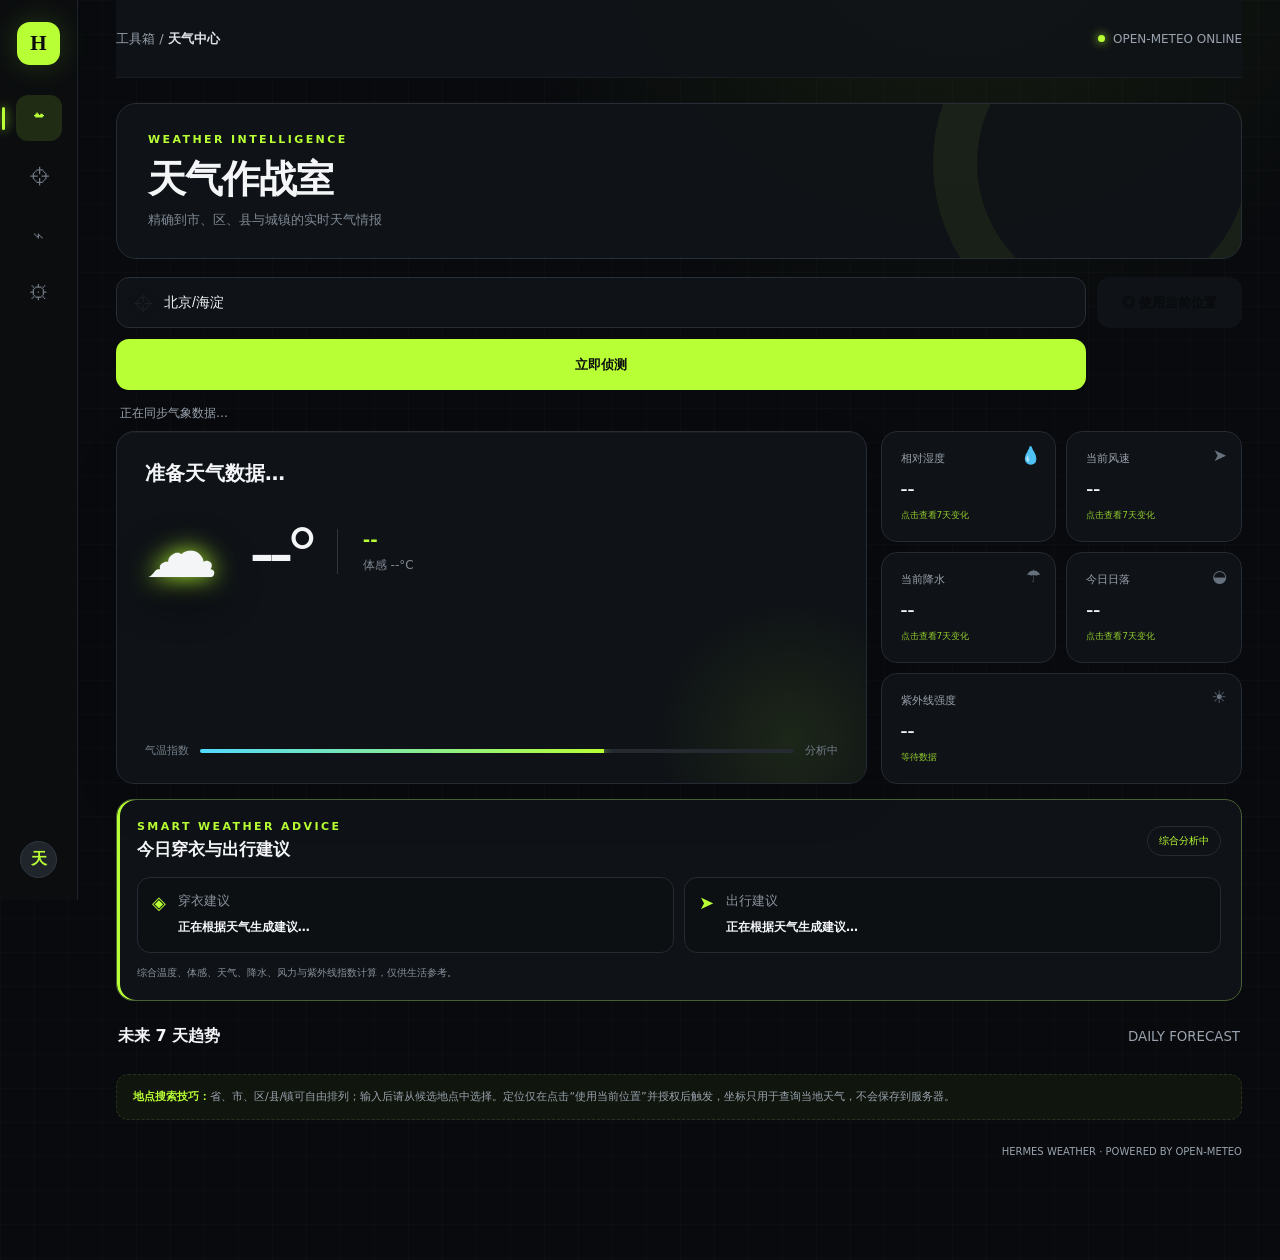
<file: HermesWeather-frontend-1.4.4-p3.html>
<!doctype html>
<html lang="zh-CN"><head><meta charset="utf-8"><meta http-equiv="Cache-Control" content="no-cache, no-store, must-revalidate"><meta http-equiv="Pragma" content="no-cache"><meta http-equiv="Expires" content="0"><meta name="app-version" content="1.4.4-p3-all-tabs-opacity-fix"><meta name="viewport" content="width=device-width,initial-scale=1"><title>Hermes Weather</title>
<style>
:root{--bg:#080a0d;--surface:#111419;--surface2:#171b21;--line:#252b33;--text:#f3f5f7;--muted:#89919c;--green:#b8ff35;--green2:#80d900;--cyan:#51d9ff;--danger:#ff646d}*{box-sizing:border-box}html{scroll-behavior:smooth}body{margin:0;min-height:100vh;color:var(--text);font-family:"Microsoft YaHei UI","Segoe UI",system-ui,sans-serif;background:var(--bg);background-image:radial-gradient(circle at 75% -10%,rgba(184,255,53,.09),transparent 28%),linear-gradient(rgba(255,255,255,.014) 1px,transparent 1px),linear-gradient(90deg,rgba(255,255,255,.014) 1px,transparent 1px);background-size:auto,34px 34px,34px 34px}.shell{display:grid;grid-template-columns:78px 1fr;min-height:100vh}.sidebar{position:fixed;inset:0 auto 0 0;width:78px;background:#0c0e11;border-right:1px solid #1d2228;display:flex;flex-direction:column;align-items:center;z-index:20}.logo{width:43px;height:43px;margin:22px 0 30px;border-radius:13px;display:grid;place-items:center;background:var(--green);color:#090b0d;font:bold 21px "Segoe UI";box-shadow:0 0 30px #b8ff3530}.nav{display:flex;flex-direction:column;gap:12px}.nav-item{position:relative;width:46px;height:46px;border:0;border-radius:12px;background:transparent;color:#717984;display:grid;place-items:center;font-size:20px;cursor:pointer}.nav-item.active,.nav-item:hover{color:var(--green);background:#b8ff3510}.nav-item.active:before{content:"";position:absolute;left:-16px;width:3px;height:23px;border-radius:3px;background:var(--green);box-shadow:0 0 12px var(--green)}.avatar{margin-top:auto;margin-bottom:22px;width:37px;height:37px;border-radius:50%;display:grid;place-items:center;background:#20252c;color:var(--green);font-weight:bold;border:1px solid #303740}.page{grid-column:2;padding:0 38px 38px;max-width:1500px;width:100%;margin:auto}.topbar{height:78px;display:flex;align-items:center;justify-content:space-between;border-bottom:1px solid #1a1e23}.crumb{color:#737b86;font-size:13px}.crumb b{color:#dfe3e8}.online{display:flex;align-items:center;gap:8px;color:#828b96;font-size:12px}.dot{width:7px;height:7px;border-radius:50%;background:var(--green);box-shadow:0 0 10px var(--green)}.banner{position:relative;overflow:hidden;margin:25px 0 18px;padding:29px 31px;border-radius:20px;border:1px solid #262d34;background:linear-gradient(110deg,#151a20 0%,#101418 65%,#19220f 100%)}.banner:after{content:"";position:absolute;width:270px;height:270px;right:-50px;top:-120px;border:44px solid rgba(184,255,53,.06);border-radius:50%}.eyebrow{color:var(--green);font-size:11px;font-weight:800;letter-spacing:2.4px}.banner h1{font-size:clamp(25px,3vw,39px);margin:8px 0 6px;letter-spacing:-1px}.banner p{color:#7f8994;margin:0;font-size:13px}.search-area{display:grid;grid-template-columns:1fr auto;gap:11px;margin:0 0 15px}.searchbox{position:relative}.searchbox:before{content:"⌖";position:absolute;left:17px;top:50%;transform:translateY(-50%);color:#69727d;font-size:19px}.searchbox input{width:100%;height:51px;padding:0 20px 0 47px;color:#f3f5f7;background:#12161b;border:1px solid #292f36;border-radius:13px;outline:none;font-size:14px;transition:.2s}.searchbox input:focus{border-color:#607e2d;box-shadow:0 0 0 3px #b8ff350c}.search-area button{height:51px;padding:0 25px;border:0;border-radius:13px;color:#0b0d0f;background:var(--green);font-weight:900;cursor:pointer;transition:.2s}.search-area button:hover{background:#ccff6e;transform:translateY(-1px)}.search-area button:disabled{filter:grayscale(.7);cursor:wait}.status{min-height:26px;padding:0 4px;color:#78818c;font-size:12px}.status.error{color:var(--danger)}.dashboard{display:grid;grid-template-columns:minmax(410px,1.35fr) minmax(280px,.65fr);gap:14px}.hero{position:relative;overflow:hidden;min-height:280px;padding:28px;border:1px solid var(--line);border-radius:18px;background:linear-gradient(135deg,#171c22,#11151a)}.hero:before{content:"";position:absolute;right:-75px;bottom:-105px;width:300px;height:300px;border-radius:50%;background:radial-gradient(circle,#b8ff3516,transparent 65%)}.location{font-size:20px;font-weight:900}.updated{color:#707985;font-size:11px;margin-top:7px}.hero-main{display:flex;align-items:center;margin-top:22px}.big-icon{font-size:73px;width:105px;filter:drop-shadow(0 12px 18px #0009)}.temperature{font:800 72px "Segoe UI";letter-spacing:-5px}.condition-wrap{margin-left:25px;padding-left:25px;border-left:1px solid #30363e}.condition{color:var(--green);font-size:18px;font-weight:800}.feels{color:#818a95;margin-top:7px;font-size:12px}.tempbar{position:absolute;left:28px;right:28px;bottom:25px;display:flex;align-items:center;gap:11px;color:#747e89;font-size:11px}.bar{height:4px;flex:1;border-radius:4px;background:#242a30;overflow:hidden}.bar i{display:block;width:68%;height:100%;background:linear-gradient(90deg,var(--cyan),var(--green));box-shadow:0 0 10px var(--green)}.metrics{display:grid;grid-template-columns:1fr 1fr;gap:10px}.metric{position:relative;overflow:hidden;padding:19px;border:1px solid var(--line);border-radius:16px;background:var(--surface);transition:.2s}.metric:hover{border-color:#3b472d;transform:translateY(-2px)}.metric small{display:block;color:#78818c;font-size:11px}.metric b{display:block;font:700 21px "Segoe UI";margin-top:10px}.metric span{position:absolute;right:14px;top:13px;color:#66717d;font-size:17px}.forecast-head{display:flex;justify-content:space-between;align-items:center;margin:25px 2px 11px}.forecast-head h2{margin:0;font-size:16px}.forecast-head small{color:#646d77}.forecast{display:grid;grid-template-columns:repeat(7,1fr);gap:9px}.day{position:relative;overflow:hidden;text-align:center;padding:17px 7px;border-radius:15px;border:1px solid var(--line);background:var(--surface);transition:.2s}.day:first-child{border-color:#678c29;background:linear-gradient(180deg,#1b2316,#12161a)}.day:first-child:before{content:"TODAY";position:absolute;right:-20px;top:9px;width:70px;transform:rotate(42deg);color:#0a0c0e;background:var(--green);font:bold 7px "Segoe UI"}.day:hover{transform:translateY(-4px);border-color:#4c5d34}.day .date{color:#79828d;font-size:11px;line-height:1.7}.day .icon{font-size:31px;margin:11px 0 7px;filter:drop-shadow(0 7px 8px #0007)}.day .desc{min-height:34px;font-size:11px}.day .temp{font:700 13px "Segoe UI";margin:8px 0}.day .rain{color:var(--cyan);font-size:10px}.tip{margin-top:16px;padding:13px 16px;border-radius:12px;border:1px dashed #29321f;background:#10150d;color:#778269;font-size:11px}.tip b{color:var(--green)}footer{text-align:right;color:#484f58;font-size:10px;margin-top:18px}@media(max-width:930px){.dashboard{grid-template-columns:1fr}.hero{min-height:260px}.metrics{grid-template-columns:repeat(4,1fr)}.forecast{overflow-x:auto;grid-template-columns:repeat(7,125px);padding-bottom:8px}}@media(max-width:680px){.shell{grid-template-columns:1fr}.sidebar{display:none}.page{grid-column:1;padding:0 17px 25px}.topbar{height:58px}.banner{padding:22px}.metrics{grid-template-columns:1fr 1fr}.hero-main{flex-wrap:wrap}.big-icon{font-size:55px;width:80px}.temperature{font-size:57px}.condition-wrap{margin-left:14px;padding-left:14px}.search-area button{padding:0 16px}.forecast-head{margin-top:20px}}

.view{display:none}.view.active-view{display:block}.tool-view{padding-top:30px;animation:fadeIn .25s ease}@keyframes fadeIn{from{opacity:0;transform:translateY(5px)}to{opacity:1;transform:none}}.tool-head{display:flex;justify-content:space-between;align-items:flex-end;margin-bottom:20px}.tool-head h1{font-size:30px;margin:7px 0 5px}.tool-head p{color:var(--muted);font-size:13px;margin:0}.lime-btn{border:0;border-radius:11px;padding:12px 17px;background:var(--green);color:#090b0d;font-weight:900;cursor:pointer}.tool-grid{display:grid;grid-template-columns:1fr 1fr;gap:14px}.tool-panel{border:1px solid var(--line);border-radius:17px;background:var(--surface);padding:20px}.panel-title{display:flex;align-items:center;justify-content:space-between;padding-bottom:15px;border-bottom:1px solid var(--line)}.panel-title small{color:var(--muted)}.text-btn{border:0;background:none;color:var(--green);cursor:pointer}.place-list{display:grid;gap:8px;padding-top:13px}.place-item{display:flex;align-items:center;justify-content:space-between;padding:13px;border:1px solid #242a31;border-radius:12px;background:#0e1115;cursor:pointer;transition:.2s}.place-item:hover{border-color:var(--green);transform:translateX(3px)}.place-item b{font-size:13px}.place-item small{display:block;color:var(--muted);margin-top:4px}.place-actions button{border:0;background:none;color:#69727d;cursor:pointer;font-size:16px}.place-actions button:hover{color:var(--danger)}.empty{padding:35px 10px;text-align:center;color:#626b75;font-size:12px}.chart-panel{padding:15px;height:430px}.chart-panel canvas{width:100%;height:100%}.trend-legend{display:flex;gap:18px;color:var(--muted);font-size:11px}.trend-legend i{display:inline-block;width:8px;height:8px;border-radius:50%;margin-right:6px}.high-dot{background:var(--green)}.low-dot{background:var(--cyan)}.trend-cards{display:grid;grid-template-columns:repeat(4,1fr);gap:10px;margin-top:13px}.trend-cards article{padding:17px;border:1px solid var(--line);border-radius:14px;background:var(--surface)}.trend-cards small{display:block;color:var(--muted)}.trend-cards b{display:block;font-size:21px;margin-top:8px}.settings-list{display:grid;gap:10px}.setting-row{display:flex;align-items:center;justify-content:space-between;min-height:82px;padding:18px 20px;border:1px solid var(--line);border-radius:15px;background:var(--surface)}.setting-row small{display:block;color:var(--muted);margin-top:6px}.segmented{display:flex;padding:3px;border-radius:10px;background:#090b0e}.segmented button{border:0;border-radius:8px;padding:8px 16px;background:transparent;color:var(--muted);cursor:pointer}.segmented button.active{background:var(--green);color:#090b0d;font-weight:bold}.color-picks{display:flex;gap:10px}.color-picks button{width:27px;height:27px;border:3px solid transparent;border-radius:50%;background:var(--pick);cursor:pointer}.color-picks button.active{border-color:white;box-shadow:0 0 0 2px var(--pick)}.switch input{display:none}.switch span{display:block;width:45px;height:24px;border-radius:20px;background:#30363d;cursor:pointer;padding:3px}.switch span:after{content:"";display:block;width:18px;height:18px;border-radius:50%;background:#818a94;transition:.2s}.switch input:checked+span{background:#b8ff3540}.switch input:checked+span:after{transform:translateX(21px);background:var(--green)}.setting-input{width:230px;padding:11px 13px;border:1px solid #30363d;border-radius:10px;outline:none;background:#0b0e12;color:var(--text)}.setting-input:focus{border-color:var(--green)}.outline-btn{padding:10px 17px;border:1px solid #61333a;border-radius:10px;background:transparent;color:#ff7a82;cursor:pointer}.toast{position:fixed;right:25px;bottom:25px;z-index:99;padding:13px 18px;border:1px solid #3b472d;border-radius:11px;background:#151b11;color:var(--text);box-shadow:0 15px 40px #0008;transform:translateY(100px);opacity:0;transition:.25s}.toast.show{transform:none;opacity:1}@media(max-width:800px){.tool-grid{grid-template-columns:1fr}.trend-cards{grid-template-columns:1fr 1fr}.tool-head{align-items:flex-start;gap:15px;flex-direction:column}.setting-row{gap:16px}.chart-panel{height:340px}}@media(max-width:520px){.setting-row{align-items:flex-start;flex-direction:column}.setting-input{width:100%}.trend-cards{grid-template-columns:1fr 1fr}}

.custom-bg,.bg-shade{position:fixed;inset:-25px;pointer-events:none;opacity:0;transition:opacity .35s,filter .25s;z-index:-2}.custom-bg{background-position:center;background-size:cover;background-repeat:no-repeat}.bg-shade{inset:0;background:#080a0d;z-index:-1}.has-custom-bg .custom-bg,.has-custom-bg .bg-shade{opacity:1}.has-custom-bg{background-image:none}.has-custom-bg .sidebar{background-color:rgba(var(--sidebar-rgb,12,14,17),var(--panel-alpha,.88));backdrop-filter:blur(14px)}.has-custom-bg .topbar{background:rgba(8,10,13,.35);backdrop-filter:blur(10px)}.has-custom-bg .banner,.has-custom-bg .hero,.has-custom-bg .metric,.has-custom-bg .day,.has-custom-bg .tool-panel,.has-custom-bg .trend-cards article,.has-custom-bg .setting-row{backdrop-filter:blur(14px);background-color:rgba(var(--panel-rgb,17,20,25),var(--panel-alpha,.88))}.bg-controls{display:flex;align-items:center;gap:15px}.upload-btn{border-color:#52682d;color:var(--green)}.range-controls{display:flex;gap:22px}.range-controls label{display:grid;grid-template-columns:48px 140px 42px;align-items:center;gap:8px;color:var(--muted);font-size:11px}.range-controls input{accent-color:var(--green)}.range-controls output{color:var(--text);text-align:right;font:11px "Segoe UI"}@media(max-width:650px){.range-controls{width:100%;flex-direction:column}.range-controls label{grid-template-columns:45px 1fr 40px}.bg-controls{width:100%;justify-content:flex-start}}

.accent-controls{display:flex;align-items:center;gap:15px}.custom-color{display:flex;align-items:center;gap:7px;color:var(--muted);font-size:11px;cursor:pointer}.custom-color input{width:30px;height:30px;padding:0;border:0;border-radius:7px;background:transparent;cursor:pointer}.mode-select{display:flex;gap:7px}.mode-select button{padding:9px 13px;border:1px solid #30363d;border-radius:10px;background:#0c0f13;color:var(--muted);cursor:pointer}.mode-select button.active{border-color:var(--green);color:var(--green);background:color-mix(in srgb,var(--green) 9%,transparent)}.mode-select i{font-style:normal;margin-right:4px}.single-range{display:grid;grid-template-columns:minmax(150px,220px) 45px;align-items:center;gap:10px}.single-range input{accent-color:var(--green)}.single-range output{text-align:right;color:var(--text);font:12px "Segoe UI"}
body.theme-light{--bg:#e9edf2;--surface:#f9fafb;--surface2:#eef1f4;--line:#d3d9e0;--text:#171b20;--muted:#65707d;background-color:var(--bg);background-image:radial-gradient(circle at 75% -10%,color-mix(in srgb,var(--green) 15%,transparent),transparent 30%),linear-gradient(rgba(0,0,0,.025) 1px,transparent 1px),linear-gradient(90deg,rgba(0,0,0,.025) 1px,transparent 1px)}body.theme-light .sidebar{background:rgba(247,249,251,var(--panel-alpha));border-color:#d7dde3}body.theme-light .topbar{border-color:#d4dae0}body.theme-light .banner{background:linear-gradient(110deg,rgba(255,255,255,var(--panel-alpha)),rgba(240,244,247,var(--panel-alpha)),color-mix(in srgb,var(--green) 12%,rgba(255,255,255,var(--panel-alpha))))}body.theme-light .hero,body.theme-light .metric,body.theme-light .day,body.theme-light .tool-panel,body.theme-light .trend-cards article,body.theme-light .setting-row{background:rgba(249,250,251,var(--panel-alpha));box-shadow:0 8px 30px rgba(37,48,59,.07)}body.theme-light .searchbox input,body.theme-light .setting-input,body.theme-light .place-item,body.theme-light .mode-select button{background:rgba(255,255,255,.92);color:#171b20;border-color:#cfd6dd}body.theme-light .day:first-child{background:linear-gradient(180deg,color-mix(in srgb,var(--green) 12%,white),rgba(249,250,251,var(--panel-alpha)))}body.theme-light .bg-shade{background:#eef1f4}.hero,.metric,.day,.tool-panel,.trend-cards article,.setting-row,.banner{background-color:rgba(var(--panel-rgb,17,20,25),var(--panel-alpha,.88))}.sidebar{background-color:rgba(var(--sidebar-rgb,12,14,17),var(--panel-alpha,.88))}@media(max-width:700px){.mode-select{flex-wrap:wrap}.accent-controls{width:100%;justify-content:space-between}.single-range{width:100%}}

.searchbox{z-index:12}.suggestions{position:absolute;left:0;right:0;top:57px;display:none;max-height:330px;overflow:auto;padding:7px;border:1px solid var(--line);border-radius:13px;background:rgba(var(--panel-rgb),.97);box-shadow:0 20px 50px #0009;backdrop-filter:blur(18px);z-index:50}.suggestions.show{display:block}.suggestion{display:flex;align-items:center;justify-content:space-between;padding:11px 12px;border-radius:9px;cursor:pointer}.suggestion:hover,.suggestion.selected{background:color-mix(in srgb,var(--green) 11%,transparent)}.suggestion b{font-size:12px}.suggestion small{display:block;color:var(--muted);margin-top:3px;font-size:10px}.suggestion em{font-style:normal;color:#5f6975;font-size:10px}.suggestion-empty{padding:18px;text-align:center;color:var(--muted);font-size:11px}.weather-scene{position:fixed;inset:0;overflow:hidden;pointer-events:none;z-index:-4;transition:background 1s}.scene-sky,.scene-clouds,.scene-rain,.scene-snow,.scene-flash{position:absolute;inset:0}.scene-sky{transition:background 1s}.weather-clear .scene-sky{background:radial-gradient(circle at 78% 18%,rgba(255,191,55,.38),transparent 17%),linear-gradient(150deg,#163353,#090c12 70%)}.weather-cloudy .scene-sky{background:linear-gradient(150deg,#29333e,#090b0e 75%)}.weather-rain .scene-sky,.weather-storm .scene-sky{background:linear-gradient(150deg,#172b3c,#07090d 72%)}.weather-snow .scene-sky{background:linear-gradient(150deg,#7a94a7,#18212a 72%)}.weather-fog .scene-sky{background:linear-gradient(150deg,#64717a,#15191d 75%)}.scene-orb{position:absolute;right:10%;top:8%;width:150px;height:150px;border-radius:50%;opacity:0;transition:1s}.weather-clear .scene-orb{opacity:.85;background:#ffd769;box-shadow:0 0 70px #ffcb4f80}.scene-clouds{opacity:0;background:radial-gradient(ellipse at 20% 22%,rgba(210,223,231,.2) 0 9%,transparent 28%),radial-gradient(ellipse at 75% 34%,rgba(178,194,204,.18) 0 12%,transparent 32%);animation:cloudMove 24s ease-in-out infinite alternate}.weather-cloudy .scene-clouds,.weather-rain .scene-clouds,.weather-storm .scene-clouds,.weather-snow .scene-clouds,.weather-fog .scene-clouds{opacity:1}@keyframes cloudMove{to{transform:translateX(5%) scale(1.08)}}.weather-rain .scene-rain,.weather-storm .scene-rain{opacity:.55;background-image:repeating-linear-gradient(105deg,transparent 0 18px,rgba(116,207,255,.5) 19px 20px,transparent 21px 35px);background-size:42px 110px;animation:rainFall .55s linear infinite}@keyframes rainFall{to{background-position:-15px 110px}}.scene-rain,.scene-snow{opacity:0}.weather-snow .scene-snow{opacity:.75;background-image:radial-gradient(circle,#fff 0 2px,transparent 2.5px),radial-gradient(circle,#d9f3ff 0 1.5px,transparent 2px);background-size:55px 70px,83px 92px;animation:snowFall 7s linear infinite}@keyframes snowFall{to{background-position:40px 350px,-35px 460px}}.weather-storm .scene-flash{animation:flash 6s infinite}@keyframes flash{0%,90%,94%,100%{background:transparent}91%,93%{background:rgba(210,235,255,.18)}}.has-custom-bg .weather-scene{mix-blend-mode:screen;opacity:.6}body.theme-light .weather-scene{filter:saturate(.75) brightness(1.3);opacity:.42}body.weather-clear{--weather-glow:#ffd24d}body.weather-rain{--weather-glow:#51d9ff}body.weather-snow{--weather-glow:#dff7ff}body.weather-storm{--weather-glow:#9da9ff}body.weather-cloudy,body.weather-fog{--weather-glow:#aebdca}.big-icon{text-shadow:0 0 25px var(--weather-glow,var(--green))}.hero{box-shadow:inset 0 1px rgba(255,255,255,.04),0 20px 60px rgba(0,0,0,calc((100 - var(--opacity-num,88))*.004))}

/* Full-screen weather particle layer and layout repairs */
.weather-scene{position:fixed;inset:0;width:100vw;height:100vh;z-index:-3;overflow:hidden}.weather-canvas{position:absolute;inset:0;width:100%;height:100%;display:block;opacity:.92}.custom-bg{z-index:-4}.bg-shade{z-index:-2}.shell{position:relative;z-index:1}.page{min-width:0;padding-bottom:64px}.nav-item.active:before{left:-14px}.forecast{min-width:0}.day{min-width:0}.day:first-child:before{right:-17px;top:10px}.day .desc{overflow-wrap:anywhere;line-height:1.45}.updated,.status,.metric small,.day .date,.forecast-head small,.tip,footer,.crumb,.online{color:#9aa3ae}.tip{line-height:1.6}footer{min-height:28px;padding:8px 0 4px}.search-area{position:relative;z-index:15}.dashboard,.forecast-head,.forecast,.tip,footer{position:relative;z-index:2}@media(max-width:1100px){.forecast{grid-template-columns:repeat(7,minmax(105px,1fr));gap:7px}.day{padding-left:5px;padding-right:5px}.day .desc{font-size:10px}}@media(max-width:930px){.forecast{grid-template-columns:repeat(7,125px);overflow-x:auto;scrollbar-color:var(--green) transparent}.page{padding-bottom:75px}}@media(max-width:680px){.hero-main{gap:2px}.condition-wrap{max-width:44%}.updated{overflow-wrap:anywhere}.page{padding-bottom:80px}}@media(prefers-reduced-motion:reduce){.weather-canvas{display:none}.scene-clouds,.scene-flash{animation:none!important}}
body{isolation:isolate}.custom-bg{z-index:0}.bg-shade{z-index:1}.weather-scene{z-index:2}.shell{z-index:3}.sidebar{z-index:20}.toast{z-index:99}
.weather-scene{opacity:1!important;visibility:visible!important}.scene-sky{opacity:.72}.has-custom-bg .scene-sky{opacity:.28}.weather-canvas{opacity:1;mix-blend-mode:screen}.weather-rain .weather-canvas,.weather-storm .weather-canvas{filter:drop-shadow(0 0 2px rgba(120,210,255,.45))}.weather-snow .weather-canvas{filter:drop-shadow(0 0 3px rgba(255,255,255,.65))}@media(prefers-reduced-motion:reduce){.weather-canvas{display:block!important;opacity:.72}.scene-clouds,.scene-flash{animation:none!important}}

/* Precipitation must remain visible across the entire viewport, including translucent panels. */
.weather-canvas{position:fixed!important;inset:0!important;width:100vw!important;height:100vh!important;z-index:12!important;pointer-events:none!important;opacity:.68!important;mix-blend-mode:screen;visibility:visible!important}.weather-rain~.weather-canvas,.weather-storm~.weather-canvas{opacity:.72!important}.sidebar{z-index:20}.suggestions{z-index:50}.toast{z-index:99}body.theme-light .weather-canvas{mix-blend-mode:multiply;opacity:.38!important}@media(prefers-reduced-motion:reduce){.weather-canvas{display:block!important;opacity:.32!important}}

.precip-overlay{position:fixed;inset:-120px -80px;z-index:11;pointer-events:none;display:none}.weather-rain .precip-overlay,.weather-storm .precip-overlay{display:block;opacity:.38;background-image:repeating-linear-gradient(107deg,transparent 0 20px,rgba(150,218,255,.62) 21px 22px,transparent 23px 42px);background-size:48px 125px;animation:fullRain .62s linear infinite;mix-blend-mode:screen}.weather-storm .precip-overlay{opacity:.5;animation-duration:.42s}.weather-snow .precip-overlay{display:block;opacity:.5;background-image:radial-gradient(circle,rgba(255,255,255,.9) 0 2px,transparent 2.7px),radial-gradient(circle,rgba(220,245,255,.8) 0 1.4px,transparent 2px);background-size:58px 72px,91px 105px;animation:fullSnow 7s linear infinite;mix-blend-mode:screen}@keyframes fullRain{to{background-position:-34px 125px}}@keyframes fullSnow{to{background-position:45px 430px,-35px 525px}}body.theme-light .weather-rain .precip-overlay,body.theme-light .weather-storm .precip-overlay{mix-blend-mode:multiply;opacity:.25}@media(prefers-reduced-motion:reduce){.precip-overlay{animation:none!important;opacity:.2!important}}

/* Refined weather depth: soft far precipitation + random near particles. */
.weather-rain .precip-overlay{opacity:calc(.20 * var(--fx-intensity,1));background-size:61px 145px;animation-duration:.78s}.weather-storm .precip-overlay{opacity:calc(.28 * var(--fx-intensity,1));background-size:48px 132px;animation-duration:.52s}.weather-snow .precip-overlay{opacity:calc(.32 * var(--fx-intensity,1))}.weather-rain .weather-canvas,.weather-storm .weather-canvas{opacity:.78!important}.weather-snow .weather-canvas{opacity:.82!important}

/* Natural droplet rain: Canvas draws teardrop particles; CSS supplies only a subtle distant layer. */
.weather-rain .precip-overlay,.weather-storm .precip-overlay{display:block;background-image:radial-gradient(ellipse at center,rgba(168,222,250,.55) 0 1px,transparent 1.7px);background-size:38px 64px;animation:farDrops 1.4s linear infinite;mix-blend-mode:screen;opacity:.08}.rain-level-1 .precip-overlay{animation-duration:1.65s;opacity:.05}.rain-level-2 .precip-overlay{animation-duration:1.2s;opacity:.07}.rain-level-3 .precip-overlay{animation-duration:.88s;opacity:.09}.rain-level-4 .precip-overlay{animation-duration:.68s;opacity:.16}@keyframes farDrops{to{background-position:-18px 128px}}.weather-rain .weather-canvas,.weather-storm .weather-canvas{opacity:.9!important;filter:drop-shadow(0 1px 2px rgba(94,185,235,.18))}body.theme-light .weather-rain .precip-overlay,body.theme-light .weather-storm .precip-overlay{opacity:.035;mix-blend-mode:multiply}body.theme-light .weather-rain .weather-canvas,body.theme-light .weather-storm .weather-canvas{opacity:.62!important;mix-blend-mode:multiply}

/* Grid precipitation removed: all rain/snow now comes from random Canvas particles only. */
.precip-overlay,.weather-rain .precip-overlay,.weather-storm .precip-overlay,.weather-snow .precip-overlay{display:none!important;background:none!important;animation:none!important}

.top-actions{display:flex;align-items:center;gap:8px}.window-action{width:34px;height:34px;padding:0;border:1px solid var(--line);border-radius:9px;background:rgba(var(--panel-rgb),var(--panel-alpha));color:var(--muted);cursor:pointer;font-size:16px}.window-action:hover{border-color:var(--green);color:var(--green)}
/* Fullscreen and compact-window layout */
body.fullscreen-ui .page{max-width:none;padding-left:42px;padding-right:42px}body.fullscreen-ui .banner{margin-top:18px}.shell,.page{min-height:100vh}.hero-main,.metric,.day{min-width:0}
@media(max-width:760px){.page{padding:0 12px 70px}.topbar{height:54px}.crumb{font-size:11px}.online{display:none}.banner{margin:13px 0 12px;padding:19px 18px;border-radius:15px}.banner h1{font-size:25px}.banner p{font-size:11px}.search-area{grid-template-columns:minmax(0,1fr) auto;gap:7px}.searchbox input{height:46px;padding-left:40px;font-size:12px}.search-area button{height:46px;padding:0 13px;font-size:12px}.dashboard{gap:9px}.hero{min-height:235px;padding:19px}.location{font-size:17px}.big-icon{font-size:50px;width:72px}.temperature{font-size:52px}.condition-wrap{margin-left:9px;padding-left:10px}.metrics{gap:7px}.metric{padding:14px}.metric b{font-size:17px}.forecast-head{margin-top:17px}.tip{font-size:10px;padding:10px}.tool-view{padding-top:18px}.tool-head h1{font-size:24px}.chart-panel{height:300px}}
@media(max-width:480px){.top-actions{gap:4px}.window-action{width:30px;height:30px}.search-area{grid-template-columns:1fr}.search-area button{width:100%}.hero-main{display:grid;grid-template-columns:58px 82px 1fr}.big-icon{font-size:42px;width:auto}.temperature{font-size:44px}.condition-wrap{max-width:none}.metrics{grid-template-columns:1fr 1fr}.metric{min-height:82px}.forecast{grid-template-columns:repeat(7,112px)}.tool-grid{grid-template-columns:1fr}.trend-cards{grid-template-columns:1fr 1fr}.settings-list{gap:7px}.setting-row{padding:15px}.mode-select{width:100%}.mode-select button{flex:1;padding:8px 5px}.color-picks{gap:7px}}
@media(max-width:380px){.page{padding-left:8px;padding-right:8px}.banner h1{font-size:22px}.metrics{grid-template-columns:1fr}.hero-main{grid-template-columns:50px 72px 1fr}.temperature{font-size:39px}.forecast{grid-template-columns:repeat(7,105px)}}

/* Prevent narrow-window horizontal clipping caused by intrinsic grid/card widths. */
html,body{max-width:100%;overflow-x:hidden}.page,.view,.dashboard,.hero,.metrics,.metric,.search-area,.searchbox,.forecast-head,.tip{max-width:100%;min-width:0}.metrics>*{min-width:0}.searchbox input{min-width:0}.shell{width:100%}@media(max-width:480px){.metrics{grid-template-columns:minmax(0,1fr) minmax(0,1fr)}.metric{overflow:hidden}.metric b{font-size:15px;white-space:nowrap}.metric span{right:9px}.page{width:100%;overflow-x:hidden}.forecast{max-width:100%;overflow-x:auto}}

@media(max-width:540px){.metrics{grid-template-columns:1fr}.metric{width:100%}.dashboard{grid-template-columns:1fr}.search-area{grid-template-columns:1fr}.search-area button{width:100%}.banner,.hero,.metrics,.metric{box-sizing:border-box}.topbar{padding-right:2px}}

.locate-btn{height:58px;padding:0 18px;border:1px solid color-mix(in srgb,var(--green) 45%,var(--line));border-radius:13px;background:rgba(var(--panel-rgb),var(--panel-alpha));color:var(--text);font-weight:700;cursor:pointer;white-space:nowrap;transition:.2s}.locate-btn:hover{border-color:var(--green);color:var(--green)}.locate-btn:disabled{opacity:.55;cursor:wait}@media(max-width:760px){.search-area{flex-wrap:wrap}.searchbox{flex:1 1 100%}.locate-btn,#btn{flex:1}}

.metric{width:100%;color:var(--text);text-align:left;font-family:inherit;cursor:pointer}.metric:focus-visible{outline:2px solid var(--green);outline-offset:2px}.metric em{display:block;margin-top:8px;color:var(--green);font-size:9px;font-style:normal;opacity:.78}.metric-modal{position:fixed;inset:0;z-index:120;display:none;align-items:center;justify-content:center;padding:20px;background:#020407c9;backdrop-filter:blur(12px)}.metric-modal.show{display:flex}.metric-dialog{position:relative;width:min(820px,96vw);max-height:92vh;overflow:auto;padding:27px;border:1px solid color-mix(in srgb,var(--green) 35%,var(--line));border-radius:20px;background:rgba(var(--panel-rgb),.98);box-shadow:0 30px 90px #000}.metric-dialog h2{margin:7px 0}.metric-dialog p{margin:0 0 16px;color:var(--muted)}.metric-close{position:absolute;right:16px;top:14px;width:34px;height:34px;border:1px solid var(--line);border-radius:9px;background:transparent;color:var(--text);font-size:22px;cursor:pointer}.metric-dialog canvas{display:block;width:100%;height:300px}.metric-values{display:grid;grid-template-columns:repeat(7,1fr);gap:7px;margin-top:14px}.metric-values div{padding:10px 5px;border:1px solid var(--line);border-radius:10px;text-align:center}.metric-values small{display:block;color:var(--muted)}.metric-values b{display:block;margin-top:5px;font-size:12px}@media(max-width:650px){.metric-dialog canvas{height:230px}.metric-values{grid-template-columns:repeat(4,1fr)}}

.metrics .uv-metric{grid-column:1/-1}.advice-panel{margin-top:15px;padding:20px;border:1px solid color-mix(in srgb,var(--green) 25%,var(--line));border-radius:17px;background:rgba(var(--panel-rgb),var(--panel-alpha));box-shadow:inset 3px 0 var(--green)}.advice-title{display:flex;align-items:center;justify-content:space-between;gap:15px}.advice-title h2{margin:5px 0 0;font-size:17px}.advice-title>span{padding:7px 11px;border:1px solid var(--line);border-radius:999px;color:var(--green);font-size:10px}.advice-grid{display:grid;grid-template-columns:1fr 1fr;gap:10px;margin-top:16px}.advice-grid article{display:flex;gap:12px;align-items:flex-start;padding:14px;border:1px solid var(--line);border-radius:13px;background:rgba(0,0,0,.12)}.advice-grid article>span{color:var(--green);font-size:18px}.advice-grid small{display:block;color:var(--muted);margin-bottom:6px}.advice-grid b{font-size:12px;line-height:1.75}.advice-panel>p{margin:13px 0 0;color:var(--muted);font-size:10px}@media(max-width:650px){.advice-grid{grid-template-columns:1fr}.advice-title{align-items:flex-start;flex-direction:column}}

body.compact-ui .page{max-width:980px}body.compact-ui .banner{padding-top:18px;padding-bottom:18px}body.compact-ui .weather-canvas{display:block!important;visibility:visible!important;opacity:.72!important}body.compact-ui .weather-scene{display:block!important;visibility:visible!important}.compact-ui .scene-sky,.compact-ui .scene-clouds,.compact-ui .scene-orb{animation-play-state:running!important}
/* Mobile dock regression fix: keep all four tool views reachable on narrow web screens. */
@media(max-width:680px){
 .page{padding-bottom:calc(92px + env(safe-area-inset-bottom))}
 .sidebar{display:flex;position:fixed;left:0;right:0;bottom:0;top:auto;width:auto;height:calc(72px + env(safe-area-inset-bottom));padding:7px 8px env(safe-area-inset-bottom);flex-direction:row;align-items:center;z-index:1000;border-right:0;border-top:1px solid rgba(255,255,255,.12);background-color:rgba(var(--sidebar-rgb,12,14,17),var(--panel-alpha,.88));backdrop-filter:blur(20px)}
 .sidebar .logo,.sidebar .avatar{display:none}.nav{display:grid;grid-template-columns:repeat(4,minmax(0,1fr));width:100%;gap:4px}
 .nav-item{width:100%;height:56px;border-radius:13px;display:flex;flex-direction:column;gap:2px;align-items:center;justify-content:center;font-size:20px}
 .nav-item::after{content:attr(data-label);font-size:11px;font-weight:700;letter-spacing:.04em}.nav-item.active:before{display:none}
 .nav-item.active{background:color-mix(in srgb,var(--green) 13%,transparent)}
 .toast{bottom:calc(86px + env(safe-area-inset-bottom))}
}
</style>
<style>
html{overscroll-behavior:none}body.android-app .window-action{display:none}
body.android-app .topbar{padding-top:max(0px,env(safe-area-inset-top))}
body.android-app .page{padding-bottom:calc(94px + env(safe-area-inset-bottom))}
.update-box{display:flex;flex-direction:column;gap:8px;min-width:min(100%,430px)}.update-actions{display:flex;gap:8px;flex-wrap:wrap}.update-status{font-size:12px;color:var(--muted);word-break:break-all}.update-url{width:100%;min-width:250px}
@media(max-width:540px){body.android-app .page{padding-left:10px;padding-right:10px}.update-box,.update-url{min-width:0;width:100%}.update-actions button{flex:1}}

/* p2 semantic color normalization: all interactive accents follow the selected theme color. */
:root{--accent-soft:color-mix(in srgb,var(--green) 13%,transparent);--accent-border:color-mix(in srgb,var(--green) 42%,var(--line));--chart-secondary:color-mix(in srgb,var(--green) 42%,var(--cyan))}
.search-area button,.lime-btn,.segmented button.active{background:var(--green);color:#090b0d}.nav-item.active,.nav-item:hover,.text-btn,.eyebrow,.condition,.advice-grid article>span,.advice-title>span,.metric em,.upload-btn{color:var(--green)}
.nav-item.active,.nav-item:hover,.mode-select button.active{background:var(--accent-soft)}.mode-select button.active,.metric:hover,.locate-btn:hover,.searchbox input:focus{border-color:var(--accent-border)}
.switch input:checked+span:after{background:var(--green)}.switch input:checked+span{background:var(--accent-soft)}input[type=range]{accent-color:var(--green)}.toast{border-color:var(--accent-border);background:color-mix(in srgb,var(--panel-rgb) 94%,var(--green) 6%)}
body.theme-light .advice-grid article{background:rgba(255,255,255,.38)}body.theme-light .toast{background:rgba(249,250,251,.97)}

@media(max-width:680px){.nav-item{touch-action:manipulation;-webkit-tap-highlight-color:transparent;user-select:none}.nav-item:active{transform:scale(.96)}}

/* p3 final transparent surface cascade */
.sidebar{background:rgba(var(--sidebar-rgb),var(--panel-alpha))!important}
.topbar,.banner,.hero,.metric,.day,.advice-panel,.tool-panel,.place-item,.trend-cards article,.setting-row,.setting-input,.segmented,.mode-select button,.searchbox input,.search-area .locate-btn,.suggestions,.update-box{background:rgba(var(--panel-rgb),var(--panel-alpha))!important;background-image:none!important;backdrop-filter:blur(14px)}
.nav-item,.segmented button{background:transparent!important}.nav-item.active,.nav-item:hover,.mode-select button.active{background:var(--accent-soft)!important}.segmented button.active,.lime-btn,.search-area #btn{background:var(--green)!important;color:#090b0d}

/* Preserve readability at low panel opacity without making surfaces opaque. */
.has-custom-bg{--muted:#b9c0ca;--text:#f7f8fa}.has-custom-bg .tool-head p,.has-custom-bg .setting-row small,.has-custom-bg .updated,.has-custom-bg .status,.has-custom-bg .crumb,.has-custom-bg .forecast-head small{color:#c5cbd3;text-shadow:0 1px 2px rgba(0,0,0,.7)}
.has-custom-bg .setting-row b,.has-custom-bg .tool-head h1,.has-custom-bg .location,.has-custom-bg .metric b{color:#fff;text-shadow:0 1px 3px rgba(0,0,0,.75)}
@media(max-width:680px){.page{padding-bottom:calc(110px + env(safe-area-inset-bottom))!important}.tool-view{padding-bottom:calc(90px + env(safe-area-inset-bottom))!important}}
</style><script>document.addEventListener('DOMContentLoaded',()=>document.body.classList.add('android-app'));</script>
</head><body><div id="weatherScene" class="weather-scene"><div class="scene-sky"></div><div class="scene-orb"></div><div class="scene-clouds"></div><div class="scene-flash"></div></div><canvas id="weatherCanvas" class="weather-canvas"></canvas><div id="customBg" class="custom-bg"></div><div id="bgShade" class="bg-shade"></div><div class="shell"><aside class="sidebar"><div class="logo">H</div><nav class="nav"><button class="nav-item active" data-view="weather" data-label="天气" title="天气">☁</button><button class="nav-item" data-view="places" data-label="地点" title="地点">⌖</button><button class="nav-item" data-view="trends" data-label="趋势" title="趋势">⌁</button><button class="nav-item" data-view="settings" data-label="设置" title="设置">⚙</button></nav><div class="avatar">天</div></aside><main class="page"><header class="topbar"><div class="crumb">工具箱 / <b>天气中心</b></div><div class="top-actions"><div class="online"><i class="dot"></i> OPEN-METEO ONLINE</div><button class="window-action" id="compactBtn" title="小窗模式">▣</button><button class="window-action" id="fullscreenBtn" title="全屏模式（F11）">⛶</button></div></header><section id="weatherView" class="view active-view"><section class="banner"><div class="eyebrow">WEATHER INTELLIGENCE</div><h1>天气作战室</h1><p>精确到市、区、县与城镇的实时天气情报</p></section><form class="search-area" id="form"><div class="searchbox"><input id="city" value="北京/海淀" placeholder="输入省市区（顺序不限），如 海淀 北京市" autocomplete="off"><div id="suggestions" class="suggestions"></div></div><button type="button" id="locateBtn" class="locate-btn" title="经你授权后使用设备位置">◎ 使用当前位置</button><button id="btn">立即侦测</button></form><div class="status" id="status">正在同步气象数据…</div><section class="dashboard"><article class="hero"><div class="location" id="location">准备天气数据…</div><div class="updated" id="updated"></div><div class="hero-main"><div class="big-icon" id="icon">☁️</div><div class="temperature" id="temperature">--°</div><div class="condition-wrap"><div class="condition" id="condition">--</div><div class="feels" id="feels">体感 --°C</div></div></div><div class="tempbar"><span>气温指数</span><div class="bar"><i></i></div><span id="level">分析中</span></div></article><section class="metrics"><button class="metric" data-metric="humidity"><small>相对湿度</small><b id="humidity">--</b><span>💧</span><em>点击查看7天变化</em></button><button class="metric" data-metric="wind"><small>当前风速</small><b id="wind">--</b><span>➤</span><em>点击查看7天变化</em></button><button class="metric" data-metric="rain"><small>当前降水</small><b id="rainNow">--</b><span>☂</span><em>点击查看7天变化</em></button><button class="metric" data-metric="sunset"><small>今日日落</small><b id="sunset">--</b><span>◒</span><em>点击查看7天变化</em></button><button class="metric uv-metric" data-metric="uv"><small>紫外线强度</small><b id="uvIndex">--</b><span>☀</span><em id="uvLevel">等待数据</em></button></section></section><section class="advice-panel"><div class="advice-title"><div><div class="eyebrow">SMART WEATHER ADVICE</div><h2>今日穿衣与出行建议</h2></div><span id="adviceRisk">综合分析中</span></div><div class="advice-grid"><article><span>◈</span><div><small>穿衣建议</small><b id="clothingAdvice">正在根据天气生成建议…</b></div></article><article><span>➤</span><div><small>出行建议</small><b id="travelAdvice">正在根据天气生成建议…</b></div></article></div><p id="adviceBasis">综合温度、体感、天气、降水、风力与紫外线指数计算，仅供生活参考。</p></section><div class="forecast-head"><h2>未来 7 天趋势</h2><small id="hint">DAILY FORECAST</small></div><section class="forecast" id="forecast"></section><div class="tip"><b>地点搜索技巧：</b>省、市、区/县/镇可自由排列；输入后请从候选地点中选择。定位仅在点击“使用当前位置”并授权后触发，坐标只用于查询当地天气，不会保存到服务器。</div><footer>HERMES WEATHER · POWERED BY OPEN-METEO</footer></section>
<section id="placesView" class="view tool-view"><div class="tool-head"><div><div class="eyebrow">LOCATION LIBRARY</div><h1>地点收藏库</h1><p>收藏常用地点，一键获取当地天气。</p></div><button class="lime-btn" id="saveCurrent">＋ 收藏当前地点</button></div><div class="tool-grid"><article class="tool-panel"><div class="panel-title"><b>★ 收藏地点</b><small id="favCount">0 个地点</small></div><div id="favorites" class="place-list"></div></article><article class="tool-panel"><div class="panel-title"><b>◷ 最近查询</b><button class="text-btn" id="clearRecent">清空</button></div><div id="recent" class="place-list"></div></article></div></section>
<section id="trendsView" class="view tool-view"><div class="tool-head"><div><div class="eyebrow">WEATHER ANALYTICS</div><h1>七日趋势分析</h1><p id="trendLocation">查询天气后查看气温与降水变化。</p></div><div class="trend-legend"><span><i class="high-dot"></i>最高温</span><span><i class="low-dot"></i>最低温</span></div></div><article class="tool-panel chart-panel"><canvas id="trendCanvas" width="1100" height="400"></canvas></article><div class="trend-cards"><article><small>七日最高</small><b id="weekHigh">--</b></article><article><small>七日最低</small><b id="weekLow">--</b></article><article><small>平均温度</small><b id="weekAvg">--</b></article><article><small>最高降水概率</small><b id="weekRain">--</b></article></div></section>
<section id="settingsView" class="view tool-view"><div class="tool-head"><div><div class="eyebrow">PREFERENCES</div><h1>工具箱设置</h1><p>自定义显示方式，设置会保存在本机浏览器。</p></div></div><div class="settings-list"><article class="setting-row"><div><b>温度单位</b><small>选择摄氏度或华氏度</small></div><div class="segmented"><button data-unit="C" class="active">°C</button><button data-unit="F">°F</button></div></article><article class="setting-row"><div><b>主题强调色</b><small>选择预设颜色，或使用取色器自定义任意颜色</small></div><div class="accent-controls"><div class="color-picks"><button data-color="#b8ff35" class="active" style="--pick:#b8ff35"></button><button data-color="#51d9ff" style="--pick:#51d9ff"></button><button data-color="#ffb84d" style="--pick:#ffb84d"></button><button data-color="#d49cff" style="--pick:#d49cff"></button></div><label class="custom-color" title="自定义强调色"><input id="customAccent" type="color" value="#b8ff35"><span>自定义</span></label></div></article><article class="setting-row"><div><b>显示模式</b><small>切换暗夜模式或明亮的日间模式</small></div><div class="mode-select"><button data-theme="dark" class="active"><i>☾</i> 暗夜</button><button data-theme="light"><i>☀</i> 日间</button><button data-theme="system"><i>◐</i> 跟随系统</button></div></article><article class="setting-row"><div><b>界面透明度</b><small>调整天气卡片、面板和侧边栏的透明程度</small></div><div class="single-range"><input id="panelOpacity" type="range" min="5" max="100" value="88"><output id="opacityValue">88%</output></div></article><article class="setting-row"><div><b>启动时自动查询</b><small>打开软件后自动刷新上次地点</small></div><label class="switch"><input id="autoSearch" type="checkbox" checked><span></span></label></article><article class="setting-row"><div><b>默认地点</b><small>用于软件启动时查询</small></div><input class="setting-input" id="defaultPlace" value="北京/海淀"></article><article class="setting-row bg-setting"><div><b>自定义背景</b><small>从本地上传 JPG、PNG、WebP 或 GIF（建议不超过 8 MB）</small></div><div class="bg-controls"><input id="bgUpload" type="file" accept="image/jpeg,image/png,image/webp,image/gif" hidden><button class="outline-btn upload-btn" id="chooseBg">选择图片</button><button class="text-btn" id="removeBg">恢复默认</button></div></article><article class="setting-row bg-setting"><div><b>背景显示</b><small>调节图片明暗与模糊程度，让文字保持清晰</small></div><div class="range-controls"><label>暗度 <input id="bgDarkness" type="range" min="0" max="90" value="55"><output id="darknessValue">55%</output></label><label>模糊 <input id="bgBlur" type="range" min="0" max="20" value="0"><output id="blurValue">0px</output></label></div></article><article class="setting-row"><div><b>远程更新</b><small>从 GitHub HTTPS 更新清单检查新版本；下载后由 Android 系统确认安装</small></div><div class="update-box"><div class="update-actions"><button class="lime-btn" id="checkUpdate">检查补丁</button><button class="outline-btn" id="viewUpdateReport">查看补丁报告</button></div><div class="update-status" id="updateStatus">客户端 1.4.4 · 已启用免安装补丁更新</div></div></article><article class="setting-row danger-row"><div><b>重置本地数据</b><small>清除收藏、历史和所有设置</small></div><button class="outline-btn" id="resetData">重置数据</button></article></div></section></main></div><div id="metricModal" class="metric-modal" aria-hidden="true"><div class="metric-dialog" role="dialog" aria-modal="true" aria-labelledby="metricTitle"><button id="metricClose" class="metric-close" aria-label="关闭">×</button><div class="eyebrow">7-DAY DATA TREND</div><h2 id="metricTitle">数据变化</h2><p id="metricSubtitle"></p><canvas id="metricChart" width="900" height="360"></canvas><div id="metricValues" class="metric-values"></div></div></div><script>
const W={0:['晴朗','☀️'],1:['大致晴朗','🌤️'],2:['局部多云','⛅'],3:['阴天','☁️'],45:['有雾','🌫️'],48:['雾凇','🌫️'],51:['小毛毛雨','🌦️'],53:['毛毛雨','🌦️'],55:['大毛毛雨','🌧️'],56:['冻毛毛雨','🌧️'],57:['强冻毛毛雨','🌧️'],61:['小雨','🌦️'],63:['中雨','🌧️'],65:['大雨','🌧️'],66:['冻雨','🌧️'],67:['强冻雨','🌧️'],71:['小雪','🌨️'],73:['中雪','🌨️'],75:['大雪','❄️'],77:['米雪','❄️'],80:['小阵雨','🌦️'],81:['阵雨','🌧️'],82:['强阵雨','⛈️'],85:['小阵雪','🌨️'],86:['强阵雪','❄️'],95:['雷暴','⛈️'],96:['雷暴伴冰雹','⛈️'],99:['强雷暴伴冰雹','⛈️']};const $=x=>document.getElementById(x),wi=c=>W[c]||[`未知天气 (${c})`,'◉'];
const ALIASES={'纽约':'New York','洛杉矶':'Los Angeles','旧金山':'San Francisco','华盛顿':'Washington','伦敦':'London','巴黎':'Paris','东京':'Tokyo','大阪':'Osaka','首尔':'Seoul','莫斯科':'Moscow','悉尼':'Sydney','墨尔本':'Melbourne','新加坡':'Singapore','曼谷':'Bangkok','迪拜':'Dubai','罗马':'Rome','柏林':'Berlin','马德里':'Madrid','温哥华':'Vancouver','多伦多':'Toronto'};
async function fetchJSON(url,tries=2){let last;for(let i=0;i<tries;i++){try{let ctl=new AbortController(),timer=setTimeout(()=>ctl.abort(),15000),r=await fetch(url,{signal:ctl.signal});clearTimeout(timer);if(!r.ok)throw Error('天气服务返回 '+r.status);return await r.json()}catch(e){last=e;if(i+1<tries)await new Promise(x=>setTimeout(x,600))}}throw last}
const ADMIN_SUFFIX=/(特别行政区|维吾尔自治区|壮族自治区|回族自治区|自治区|自治州|自治县|新区|地区|街道|省|市|区|县|镇|乡)$/;

function normalizeName(s){return String(s||'').toLowerCase().replace(/(特别行政区|维吾尔自治区|壮族自治区|回族自治区|自治区|自治州|自治县|新区|地区|街道|省|市|区|县|镇|乡|\s|,|，|\/|\\|>|-)/g,'')}

function queryParts(raw){let clean=String(raw||'').trim().replace(/[，,、/\\>→-]+/g,' '),parts=clean.split(/\s+/).filter(Boolean);if(parts.length===1&&/[省市区县镇乡]/.test(parts[0])){let found=parts[0].match(/.{1,16}?(?:特别行政区|维吾尔自治区|壮族自治区|回族自治区|自治区|自治州|自治县|新区|地区|街道|省|市|区|县|镇|乡)/g)||[],rest=parts[0].replace(found.join(''),'');parts=[...found,...(rest?[rest]:[])]}return[...new Set(parts)]}

function placeFields(place){return[place.name,place.admin4,place.admin3,place.admin2,place.admin1,place.country].filter(Boolean)}

function partWeight(x){return/(街道)$/.test(x)?7:/(镇|乡)$/.test(x)?6:/(区|县|自治县|新区)$/.test(x)?5:/(市|自治州|地区)$/.test(x)?4:/(省|自治区|特别行政区)$/.test(x)?3:2}function orderedParts(parts){return[...parts].sort((a,b)=>partWeight(a)-partWeight(b))}function editDistance(a,b){a=normalizeName(a);b=normalizeName(b);let prev=Array.from({length:b.length+1},(_,i)=>i);for(let i=1;i<=a.length;i++){let cur=[i];for(let j=1;j<=b.length;j++)cur[j]=Math.min(cur[j-1]+1,prev[j]+1,prev[j-1]+(a[i-1]===b[j-1]?0:1));prev=cur}return prev[b.length]}function similarity(a,b){a=normalizeName(a);b=normalizeName(b);if(!a&&!b)return 1;if(!a||!b)return 0;return 1-editDistance(a,b)/Math.max(a.length,b.length)}function fuzzyScore(place,raw,parts){let fields=placeFields(place),normFields=fields.map(normalizeName),name=normalizeName(place.name),score=0,matched=0,missing=0,deepest=[...parts].sort((a,b)=>partWeight(b)-partWeight(a))[0];for(let original of parts){let token=normalizeName(original),weight=partWeight(original),sims=normFields.map(x=>similarity(x,token)),best=Math.max(0,...sims),exact=normFields.includes(token);if(name===token){score+=weight*9e8;matched++}else if(exact){score+=weight*5e8;matched++}else if(best>=.8){score+=weight*2.6e8*best;matched++}else if(best>=.5){score+=weight*8e7*best;matched++}else{score-=weight*7e8;missing++}}let hierarchy=normalizeName(placeLabel(place)),rawNorm=normalizeName(raw);score+=similarity(hierarchy,rawNorm)*8e8;if(deepest&&name===normalizeName(deepest))score+=1.4e9;if(parts.length>1&&missing)score-=missing*1.2e9;if(place.source==='OpenStreetMap')score+=8e7;if((place.osmType==='administrative'||place.addresstype==='region'||place.addresstype==='city')&&parts.some(x=>/(省|市|区|县|镇|乡)$/.test(x)))score+=1.5e8;score+=Math.min(place.population||0,5e7);place._matchScore=score;let coverageHits=parts.filter(e=>normFields.some(f=>f===normalizeName(e)||f.includes(normalizeName(e))||normalizeName(e).includes(f))).length,tokenCoverage=coverageHits/Math.max(parts.length,1),nameMatch=deepest?similarity(name,normalizeName(deepest)):similarity(name,rawNorm),literal=s=>String(s||'').replace(/\s/g,''),sameAdminKind=partWeight(place.name)===partWeight(deepest||raw),exactLiteral=(literal(place.name)===literal(deepest||raw)||literal(raw).includes(literal(place.name)))&&sameAdminKind,scoreConfidence=1/(1+Math.exp(-(score-2.8e9)/9e8));place._matchPercent=Math.max(0,Math.min(100,Math.round(exactLiteral&&tokenCoverage===1?100:(tokenCoverage*.45+nameMatch*.15+(sameAdminKind?.08:0)+scoreConfidence*.32)*100)));return score}
function osmPlace(x){let a=x.address||{},displayParts=String(x.display_name||'').split(',').map(v=>v.trim()).filter(Boolean),country=a.country||displayParts.at(-1),state=a.state||a.province||displayParts.find(v=>/(省|自治区|特别行政区|北京市|天津市|上海市|重庆市)$/.test(v)),name=a.suburb||a.city_district||a.district||a.town||a.city||a.county||a.village||a.municipality||x.name||displayParts[0],between=displayParts.filter(v=>v!==name&&v!==state&&v!==country&&!/^[0-9-]+$/.test(v)),admin4=a.suburb&&a.suburb!==name?a.suburb:null,admin3=a.city_district||a.district||a.county||(a.city&&/(区|县)$/.test(a.city)?a.city:null),admin2=a.region||(a.city&&a.city!==name&&a.city!==admin3?a.city:null)||between.find(v=>v!==admin3&&/(市|州|地区|盟)$/.test(v))||a.town||a.municipality;if(admin2===name)admin2=null;return{name,admin4,admin3,admin2,admin1:state,country,latitude:Number(x.lat),longitude:Number(x.lon),feature_code:'OSM '+(x.type||''),osmType:x.type,osmClass:x.class,addresstype:x.addresstype,population:0,display_name:x.display_name,source:'OpenStreetMap'}}
const VERIFIED_PLACES=[{keys:['梅华','梅华街道','珠海梅华','香洲梅华'],name:'梅华街道',admin3:'香洲区',admin2:'珠海市',admin1:'广东省',country:'中国',latitude:22.2749161,longitude:113.5421003,feature_code:'VERIFIED ADM',source:'HermesVerified'}];function verifiedCandidates(raw){let n=normalizeName(raw),parts=queryParts(raw).map(normalizeName);return VERIFIED_PLACES.filter(x=>x.keys.some(k=>n===normalizeName(k)||parts.includes(normalizeName(k))||n.includes(normalizeName(k))))}
async function findCandidates(raw){let verified=verifiedCandidates(raw),parts=queryParts(raw),terms=[];for(let part of parts){let stripped=part.replace(ADMIN_SUFFIX,''),alias=ALIASES[part]||ALIASES[stripped];terms.push(alias,part,stripped)}terms=[...new Set(terms.filter(Boolean))];let osmBase='https://nominatim.openstreetmap.org/search?format=jsonv2&addressdetails=1&limit=20&accept-language=zh-CN&countrycodes='+(parts.some(x=>/[省市区县镇乡]/.test(x))?'cn&':''),osmQueries=[String(raw).trim(),parts.join(' '),orderedParts(parts).join(' ')],jobs=[...new Set(osmQueries.filter(Boolean))].map(q=>fetchJSON(osmBase+'q='+encodeURIComponent(q),1).then(x=>(x||[]).map(osmPlace)).catch(()=>[]));for(let term of terms)for(let lang of ['zh','en'])jobs.push(fetchJSON('https://geocoding-api.open-meteo.com/v1/search?name='+encodeURIComponent(term)+'&count=30&language='+lang+'&format=json',1).then(x=>x.results||[]).catch(()=>[]));let settled=await Promise.all(jobs),rows=[...verified,...settled.flat()],uniq=new Map;for(let x of rows){let key=Number(x.latitude).toFixed(3)+','+Number(x.longitude).toFixed(3),old=uniq.get(key);if(!old||x.source==='OpenStreetMap'||/[A-Za-z]/.test(old.name)&&!/[A-Za-z]/.test(x.name))uniq.set(key,x)}let ranked=[...uniq.values()].sort((a,b)=>(b.source==='HermesVerified')-(a.source==='HermesVerified')||fuzzyScore(b,raw,parts)-fuzzyScore(a,raw,parts)),target=parts.slice().sort((a,b)=>partWeight(b)-partWeight(a))[0],exactOSM=ranked.find(x=>x.source==='OpenStreetMap'&&normalizeName(x.name)===normalizeName(target)&&(!x.osmType||x.osmType==='administrative'||x.addresstype==='suburb'||x.addresstype==='district'));if(exactOSM)ranked=[exactOSM,...ranked.filter(x=>x!==exactOSM)];if(ranked.length){ranked[0]._matchPercent=Math.max(ranked[0]._matchPercent||0,Math.round(92+8*Math.min(1,similarity(placeLabel(ranked[0]),raw))));for(let i=1;i<ranked.length;i++)ranked[i]._matchPercent=Math.min(ranked[i]._matchPercent||0,(ranked[0]._matchPercent||100)-Math.min(4+i*2,12))}let explicit=parts.filter(x=>/(省|自治区|特别行政区|市|区|县|镇|乡|街道)$/.test(x)),top=ranked[0],topFields=top?placeFields(top).map(normalizeName):[],topCovers=explicit.length&&explicit.every(x=>topFields.some(f=>f===normalizeName(x)||f.includes(normalizeName(x))||normalizeName(x).includes(f)));if(topCovers)ranked=[...ranked.filter(x=>explicit.every(e=>placeFields(x).map(normalizeName).some(f=>f===normalizeName(e)||f.includes(normalizeName(e))||normalizeName(e).includes(f)))),...ranked.filter(x=>!explicit.every(e=>placeFields(x).map(normalizeName).some(f=>f===normalizeName(e)||f.includes(normalizeName(e))||normalizeName(e).includes(f))))];return ranked.slice(0,8)}

async function resolvePlace(raw){let rows=await findCandidates(raw);if(!rows.length)throw Error('找不到“'+raw+'”。可输入任意顺序的省、市、区/县/镇，并从候选列表选择');return rows[0]}

let suggestTimer=0,suggestRows=[],suggestIndex=-1,suggestToken=0,selectedPlace=null,selectedLabel='';function placeLabel(x){return[x.name,x.admin4,x.admin3,x.admin2,x.admin1,x.country].filter((v,i,a)=>v&&a.indexOf(v)===i).join(' · ')}function renderSuggestions(rows){suggestRows=rows;suggestIndex=-1;let box=$('suggestions');if(!rows.length){box.innerHTML='<div class="suggestion-empty">没有匹配地点，仍可按回车尝试搜索</div>';box.classList.add('show');return}box.innerHTML=rows.map((x,i)=>`<div class="suggestion" data-si="${i}"><div><b>${escapeHTML(x.name)}</b><small>${escapeHTML([x.admin4,x.admin3,x.admin2,x.admin1,x.country].filter((v,j,a)=>v&&a.indexOf(v)===j).join(' · '))}</small></div><em>匹配 ${x._matchPercent??0}% · ${x.source==='OpenStreetMap'?'OSM':(x.feature_code||'')}<br>${Number(x.latitude).toFixed(2)}, ${Number(x.longitude).toFixed(2)}</em></div>`).join('');box.classList.add('show');box.querySelectorAll('.suggestion').forEach(e=>e.onmousedown=ev=>{ev.preventDefault();chooseSuggestion(Number(e.dataset.si))})}function chooseSuggestion(i){let x=suggestRows[i];if(!x)return;selectedPlace=x;selectedLabel=placeLabel(x);$('city').value=selectedLabel;$('suggestions').classList.remove('show');search(x)}function updateSuggestSelection(){document.querySelectorAll('.suggestion').forEach((x,i)=>x.classList.toggle('selected',i===suggestIndex))}
$('city').addEventListener('input',()=>{selectedPlace=null;selectedLabel='';clearTimeout(suggestTimer);let q=$('city').value.trim(),token=++suggestToken;if(q.length<1){$('suggestions').classList.remove('show');return}suggestTimer=setTimeout(async()=>{let rows=await findCandidates(q);if(token===suggestToken)renderSuggestions(rows)},350)});$('city').addEventListener('keydown',e=>{if(!$('suggestions').classList.contains('show'))return;if(e.key==='ArrowDown'){e.preventDefault();suggestIndex=Math.min(suggestIndex+1,suggestRows.length-1);updateSuggestSelection()}else if(e.key==='ArrowUp'){e.preventDefault();suggestIndex=Math.max(suggestIndex-1,0);updateSuggestSelection()}else if(e.key==='Enter'&&suggestIndex>=0){e.preventDefault();chooseSuggestion(suggestIndex)}else if(e.key==='Escape')$('suggestions').classList.remove('show')});document.addEventListener('click',e=>{if(!e.target.closest('.searchbox'))$('suggestions').classList.remove('show')});
async function reverseGeocode(latitude,longitude){let u='https://nominatim.openstreetmap.org/reverse?format=jsonv2&addressdetails=1&accept-language=zh-CN&lat='+encodeURIComponent(latitude)+'&lon='+encodeURIComponent(longitude),x=await fetchJSON(u,1);return osmPlace(x)}
function geolocationError(e){if(!isSecureContext)return'浏览器仅允许 HTTPS 网页使用定位';if(e?.code===1)return'定位权限被拒绝，请在浏览器地址栏的网站权限中允许位置访问';if(e?.code===2)return'暂时无法确定设备位置，请检查系统定位服务和网络';if(e?.code===3)return'定位超时，请移到信号较好的位置后重试';return e?.message||'定位失败'}
async function useCurrentLocation(){let b=$('locateBtn');if(!navigator.geolocation){$('status').className='status error';$('status').textContent='当前浏览器不支持定位';return}b.disabled=true;$('status').className='status';$('status').textContent='正在等待定位授权并确定当前位置…';try{let pos=await new Promise((resolve,reject)=>navigator.geolocation.getCurrentPosition(resolve,reject,{enableHighAccuracy:true,timeout:15000,maximumAge:300000})),lat=pos.coords.latitude,lon=pos.coords.longitude,place;try{place=await reverseGeocode(lat,lon)}catch{place={name:'当前位置',country:'设备定位',latitude:lat,longitude:lon,feature_code:'GPS'}}place.latitude=lat;place.longitude=lon;place.accuracy=pos.coords.accuracy;$('city').value=placeLabel(place);await search(place);$('status').textContent='已使用设备位置 · 精度约 '+Math.round(pos.coords.accuracy)+' 米 · '+new Date().toLocaleTimeString('zh-CN',{hour:'2-digit',minute:'2-digit'})}catch(e){$('status').className='status error';$('status').textContent='定位失败：'+geolocationError(e)}finally{b.disabled=false}}
$('locateBtn').onclick=useCurrentLocation;
async function search(placeOverride=null){let city=$('city').value.trim();if(!city)return;$('btn').disabled=true;$('status').className='status';$('status').textContent='正在核对地点…';try{let place=placeOverride||(selectedPlace&&city===selectedLabel?selectedPlace:null);if(!place){let rows=await findCandidates(city);if(!rows.length)throw Error('找不到“'+city+'”');renderSuggestions(rows);$('status').className='status error';$('status').textContent='请从搜索框下方选择准确地点后再查询，系统不会自动猜测同名地点';return}if(place.source==='OpenStreetMap'&&place.display_name){let canonical=osmPlace({address:{suburb:place.name,city:place.admin3||place.admin2,state:place.admin1,country:place.country},name:place.name,display_name:place.display_name,lat:place.latitude,lon:place.longitude,type:place.osmType||'administrative',addresstype:place.addresstype||'suburb'});place=Object.assign({},place,canonical,{latitude:Number(place.latitude),longitude:Number(place.longitude)})}selectedPlace=place;selectedLabel=placeLabel(place);$('city').value=selectedLabel;$('suggestions').classList.remove('show');let u='https://api.open-meteo.com/v1/forecast?latitude='+place.latitude+'&longitude='+place.longitude+'&current=temperature_2m,apparent_temperature,relative_humidity_2m,weather_code,wind_speed_10m,precipitation&daily=weather_code,temperature_2m_max,temperature_2m_min,apparent_temperature_max,apparent_temperature_min,relative_humidity_2m_mean,wind_speed_10m_max,precipitation_sum,precipitation_probability_max,uv_index_max,sunrise,sunset&timezone=auto&forecast_days=7',data=await fetchJSON(u);render({place,data,query:selectedLabel});$('status').textContent='数据同步完成 · '+new Date().toLocaleTimeString('zh-CN',{hour:'2-digit',minute:'2-digit'})}catch(e){$('status').className='status error';$('status').textContent='查询失败：'+(e.name==='AbortError'?'网络连接超时，请检查网络':e.message)}finally{$('btn').disabled=false}}

function uvText(v){return v<3?'低':v<6?'中等':v<8?'高':v<11?'很高':'极高'}function buildAdvice(c,d){let temp=Number(c.temperature_2m),feel=Number(c.apparent_temperature),wind=Number(c.wind_speed_10m),rain=Number(d.precipitation_probability_max?.[0]||0),amount=Number(d.precipitation_sum?.[0]||0),uv=Number(d.uv_index_max?.[0]||0),code=Number(c.weather_code),clothes=[],travel=[],risk=[];if(feel>=35){clothes.push('酷热，穿轻薄透气短袖，及时补水');risk.push('高温')}else if(feel>=28)clothes.push('偏热，建议短袖、透气衣物');else if(feel>=20)clothes.push('舒适，薄长袖或短袖均可');else if(feel>=12)clothes.push('微凉，建议薄外套搭配长裤');else if(feel>=5)clothes.push('较冷，建议毛衣和防风外套');else clothes.push('寒冷，穿厚外套并注意保暖');if(uv>=8){clothes.push('紫外线很强，戴帽、太阳镜并使用高倍防晒');risk.push('强紫外线')}else if(uv>=6)clothes.push('紫外线较强，建议防晒霜与遮阳用品');else if(uv>=3)clothes.push('午间外出建议基础防晒');if([95,96,99].includes(code)){travel.push('存在雷暴风险，尽量减少户外活动，远离高处和空旷地带');risk.push('雷暴')}else if(rain>=70||amount>=10){travel.push('降雨概率高，携带雨具并留意积水和交通延误');risk.push('强降水')}else if(rain>=35||amount>0)travel.push('可能有雨，建议随身携带折叠伞');else travel.push('降水影响较小，适合正常安排出行');if(wind>=40){travel.push('风力较强，避免骑行和临时搭建物附近停留');risk.push('大风')}else if(wind>=25)travel.push('风力偏大，骑行时注意横风');if(feel>=35)travel.push('避开午后高温时段，减少长时间暴晒');if(uv>=8)travel.push('10—16时尽量缩短户外停留');$('clothingAdvice').textContent=clothes.join('；')+'。';$('travelAdvice').textContent=travel.join('；')+'。';$('adviceRisk').textContent=risk.length?'重点关注：'+[...new Set(risk)].join(' / '):'出行条件总体平稳';$('adviceBasis').textContent=`今日：体感 ${feel.toFixed(1)}°C · 降水概率 ${rain}% · 最大风速 ${Number(d.wind_speed_10m_max?.[0]||wind).toFixed(1)} km/h · UV ${uv.toFixed(1)}（${uvText(uv)}）`}
function render(x){currentWeather=x;saveRecent(x);let c=x.data.current,d=x.data.daily,w=wi(c.weather_code),temp=Math.round(c.temperature_2m);applyWeatherScene(c.weather_code);$('location').textContent=[x.place.name,x.place.admin4,x.place.admin3,x.place.admin2,x.place.admin1,x.place.country].filter((v,i,a)=>v&&a.indexOf(v)===i).join(' · ');$('updated').textContent='当地时间 '+c.time.replace('T',' ')+' · 坐标 '+Number(x.place.latitude).toFixed(2)+', '+Number(x.place.longitude).toFixed(2);$('icon').textContent=w[1];$('temperature').textContent=temp+'°';$('condition').textContent=w[0];$('feels').textContent='体感 '+c.apparent_temperature+'°C';$('humidity').textContent=c.relative_humidity_2m+'%';$('wind').textContent=c.wind_speed_10m+' km/h';$('rainNow').textContent=c.precipitation+' mm';$('sunset').textContent=d.sunset[0].split('T')[1];let uv=Number(d.uv_index_max?.[0]||0);$('uvIndex').textContent=uv.toFixed(1);$('uvLevel').textContent=uvText(uv)+' · 点击查看7天变化';buildAdvice(c,d);$('level').textContent=temp>=35?'炎热':temp>=28?'偏热':temp>=18?'舒适':temp>=8?'微凉':'寒冷';let days=['周日','周一','周二','周三','周四','周五','周六'];$('forecast').innerHTML=d.time.map((date,i)=>{let z=new Date(date+'T12:00:00'),a=wi(d.weather_code[i]),rain=d.precipitation_probability_max[i]??'--';return `<article class="day"><div class="date">${i?' '+days[z.getDay()]:'今天'}<br>${z.getMonth()+1}/${z.getDate()}</div><div class="icon">${a[1]}</div><div class="desc">${a[0]}</div><div class="temp">${Math.round(d.temperature_2m_max[i])}° / ${Math.round(d.temperature_2m_min[i])}°</div><div class="rain">☂ ${rain}%</div></article>`}).join('')}
const metricDefs={humidity:{title:'相对湿度',unit:'%',values:d=>d.relative_humidity_2m_mean},wind:{title:'最大风速',unit:' km/h',values:d=>d.wind_speed_10m_max},rain:{title:'日累计降水',unit:' mm',values:d=>d.precipitation_sum},sunset:{title:'日落时间',unit:'',values:d=>d.sunset.map(v=>v.split('T')[1]),numeric:d=>d.sunset.map(v=>{let s=v.split('T')[1].split(':');return Number(s[0])*60+Number(s[1])})},uv:{title:'紫外线指数',unit:'',values:d=>d.uv_index_max.map(v=>Number(v).toFixed(1))}};
function openMetricTrend(key){if(!currentWeather)return toast('请先查询天气');let def=metricDefs[key],d=currentWeather.data.daily,labels=d.time.map((x,i)=>i?'周'+'日一二三四五六'[new Date(x+'T12:00:00').getDay()]:'今天'),shown=def.values(d),nums=def.numeric?def.numeric(d):shown.map(Number);$('metricTitle').textContent=def.title+' · 未来7天';$('metricSubtitle').textContent=placeLabel(currentWeather.place);$('metricValues').innerHTML=shown.map((v,i)=>`<div><small>${labels[i]}</small><b>${v}${def.unit}</b></div>`).join('');drawMetricChart(nums,labels,def);$('metricModal').classList.add('show');$('metricModal').setAttribute('aria-hidden','false')}
function drawMetricChart(vals,labels,def){let c=$('metricChart'),r=c.getBoundingClientRect(),ratio=devicePixelRatio||1;c.width=Math.max(r.width,600)*ratio;c.height=Math.max(r.height,260)*ratio;let ctx=c.getContext('2d');ctx.scale(ratio,ratio);let w=c.width/ratio,h=c.height/ratio,p={l:45,r:25,t:28,b:42},min=Math.min(...vals),max=Math.max(...vals);if(max===min){max+=1;min-=1}let pad=(max-min)*.15;min-=pad;max+=pad;let x=i=>p.l+i*(w-p.l-p.r)/6,y=v=>p.t+(max-v)*(h-p.t-p.b)/(max-min);ctx.clearRect(0,0,w,h);ctx.strokeStyle='rgba(120,130,140,.25)';ctx.fillStyle='#89919c';ctx.font='11px Segoe UI';for(let i=0;i<4;i++){let yy=p.t+i*(h-p.t-p.b)/3;ctx.beginPath();ctx.moveTo(p.l,yy);ctx.lineTo(w-p.r,yy);ctx.stroke()}ctx.beginPath();vals.forEach((v,i)=>i?ctx.lineTo(x(i),y(v)):ctx.moveTo(x(i),y(v)));ctx.strokeStyle=getComputedStyle(document.documentElement).getPropertyValue('--green');ctx.lineWidth=3;ctx.stroke();vals.forEach((v,i)=>{ctx.beginPath();ctx.arc(x(i),y(v),5,0,Math.PI*2);ctx.fillStyle='#b8ff35';ctx.fill();ctx.fillStyle='#89919c';ctx.textAlign='center';ctx.fillText(labels[i],x(i),h-15)})}
document.querySelectorAll('[data-metric]').forEach(b=>b.onclick=()=>openMetricTrend(b.dataset.metric));$('metricClose').onclick=()=>{$('metricModal').classList.remove('show');$('metricModal').setAttribute('aria-hidden','true')};$('metricModal').onclick=e=>{if(e.target===$('metricModal'))$('metricClose').click()};addEventListener('keydown',e=>{if(e.key==='Escape'&&$('metricModal').classList.contains('show'))$('metricClose').click()});
const weatherFX={type:'cloudy',level:0,particles:[],splashes:[],canvas:null,ctx:null,w:0,h:0,dpr:1,last:0,spawnCarry:0,reduced:matchMedia('(prefers-reduced-motion: reduce)').matches,profiles:{0:{rate:0,speed:0,size:0,wind:0,max:0},1:{rate:42,speed:250,size:1.15,wind:-12,max:180},2:{rate:88,speed:410,size:1.45,wind:-24,max:320},3:{rate:155,speed:620,size:1.8,wind:-42,max:500},4:{rate:310,speed:1050,size:2.35,wind:-88,max:820}},init(){this.canvas=$('weatherCanvas');this.ctx=this.canvas?.getContext('2d');if(!this.ctx)return;this.resize();addEventListener('resize',()=>this.resize(),{passive:true});document.addEventListener('visibilitychange',()=>{this.last=performance.now();if(!document.hidden&&!this.running){this.running=true;requestAnimationFrame(t=>this.frame(t))}});this.running=true;requestAnimationFrame(t=>this.frame(t))},resize(){if(!this.canvas||!this.ctx)return;this.dpr=Math.min(devicePixelRatio||1,2);this.w=Math.max(innerWidth,320);this.h=Math.max(innerHeight,480);this.canvas.width=Math.round(this.w*this.dpr);this.canvas.height=Math.round(this.h*this.dpr);this.ctx.setTransform(this.dpr,0,0,this.dpr,0,0);this.particles=[];this.splashes=[];this.spawnCarry=0},set(type,level=0){this.type=type;this.level=level;this.particles=[];this.splashes=[];this.spawnCarry=0;this.last=performance.now();let initial=type==='snow'?70:type==='rain'||type==='storm'?Math.round(this.profiles[level].max*(level===4?.58:.42)):0;for(let i=0;i<initial;i++){this.addParticle();let p=this.particles.at(-1);if(p)p.y=Math.random()*this.h}},addParticle(){if(this.type==='rain'||this.type==='storm'){let q=this.profiles[this.level]||this.profiles[2],depth=.4+Math.random()*.6,r=q.size*(.62+Math.random()*(this.level===4?1.05:.7))*depth;this.particles.push({kind:'drop',x:Math.random()*(this.w+100)-30,y:-15-Math.random()*45,r,speed:q.speed*(.78+Math.random()*.48)*(.75+depth*.3),vx:q.wind*(.55+Math.random()*.8),alpha:(.32+Math.random()*.38)*depth,wobble:Math.random()*6.28})}else if(this.type==='snow')this.particles.push({kind:'snow',x:Math.random()*this.w,y:-15-Math.random()*50,r:1.2+Math.random()*3,speed:35+Math.random()*65,vx:(Math.random()-.5)*38,phase:Math.random()*6.28,alpha:.4+Math.random()*.38})},dropPath(c,p){let tail=Math.max(2.5,p.r*2.8),angle=Math.atan2(p.vx,p.speed),dx=Math.sin(angle)*tail,dy=Math.cos(angle)*tail;c.beginPath();c.moveTo(p.x-dx,p.y-dy);c.quadraticCurveTo(p.x+p.r*.75,p.y-p.r*.15,p.x,p.y+p.r);c.quadraticCurveTo(p.x-p.r*.75,p.y-p.r*.15,p.x-dx,p.y-dy);c.closePath();let g=c.createLinearGradient(p.x-dx,p.y-dy,p.x,p.y+p.r);g.addColorStop(0,`rgba(190,232,255,${p.alpha*.08})`);g.addColorStop(.55,`rgba(147,213,247,${p.alpha*.72})`);g.addColorStop(1,`rgba(220,245,255,${p.alpha})`);c.fillStyle=g;c.fill()},frame(t){if(!this.ctx){this.running=false;return}let dt=Math.min(Math.max((t-this.last)/1000||.016,.001),.05);this.last=t;let c=this.ctx;c.clearRect(0,0,this.w,this.h);let q=this.profiles[this.level]||this.profiles[0],rate=this.type==='snow'?28:(this.type==='rain'||this.type==='storm'?q.rate:0);if(this.reduced)rate*=.2;this.spawnCarry+=rate*dt;let add=Math.min(Math.floor(this.spawnCarry),24);this.spawnCarry-=add;let cap=this.type==='snow'?220:q.max;for(let i=0;i<add&&this.particles.length<cap;i++)this.addParticle();if(this.type==='rain'||this.type==='storm'){for(let p of this.particles){p.wobble+=dt*2;p.x+=(p.vx+Math.sin(p.wobble)*3)*dt;p.y+=p.speed*dt;this.dropPath(c,p);if(p.y>=this.h-3&&this.level>=2&&Math.random()<.16){this.splashes.push({x:p.x,y:this.h-2,r:1,life:1,alpha:p.alpha*.55});p.y=this.h+30}}}else if(this.type==='snow'){for(let p of this.particles){p.phase+=dt;p.x+=(p.vx+Math.sin(p.phase)*22)*dt;p.y+=p.speed*dt;c.beginPath();c.arc(p.x,p.y,p.r,0,Math.PI*2);c.fillStyle=`rgba(245,252,255,${p.alpha})`;c.fill()}}for(let s of this.splashes){s.life-=dt*3.3;s.r+=dt*15;c.beginPath();c.ellipse(s.x,s.y,s.r*1.8,s.r*.38,0,0,Math.PI*2);c.strokeStyle=`rgba(164,224,255,${Math.max(0,s.life)*s.alpha})`;c.lineWidth=.8;c.stroke()}this.splashes=this.splashes.filter(s=>s.life>0);this.particles=this.particles.filter(p=>p.y<this.h+25&&p.x>-100&&p.x<this.w+100);if(!document.hidden)requestAnimationFrame(n=>this.frame(n));else this.running=false}};weatherFX.init();let weatherResizeTimer=0;function refreshWeatherAnimation(){clearTimeout(weatherResizeTimer);weatherResizeTimer=setTimeout(()=>{let type=weatherFX.type,level=weatherFX.level;weatherFX.resize();weatherFX.set(type,level);if(!weatherFX.running){weatherFX.running=true;weatherFX.last=performance.now();requestAnimationFrame(t=>weatherFX.frame(t))}},120)};addEventListener('resize',refreshWeatherAnimation,{passive:true});if(window.ResizeObserver)new ResizeObserver(refreshWeatherAnimation).observe(document.documentElement);
function applyWeatherScene(code){let type=code===0?'clear':[1,2,3].includes(code)?'cloudy':[45,48].includes(code)?'fog':code>=71&&code<=77||code>=85&&code<=86?'snow':code>=95?'storm':code>=51&&code<=82?'rain':'cloudy',level=0;if([51,56,61,80].includes(code))level=1;else if([53,63,66,81].includes(code))level=2;else if([55,57,65,67,82].includes(code))level=3;else if([95,96,99].includes(code))level=code===95?3:4;document.body.classList.remove('weather-clear','weather-cloudy','weather-fog','weather-rain','weather-snow','weather-storm','rain-level-1','rain-level-2','rain-level-3','rain-level-4');document.body.classList.add('weather-'+type);if(level)document.body.classList.add('rain-level-'+level);document.documentElement.style.setProperty('--rain-level',level);weatherFX.set(type,level)}
let currentWeather=null;const store={get:(k,d)=>{try{return JSON.parse(localStorage.getItem('hw_'+k))??d}catch{return d}},set:(k,v)=>localStorage.setItem('hw_'+k,JSON.stringify(v))};const PREF_DEFAULTS={unit:'C',color:'#b8ff35',auto:true,defaultPlace:'北京/海淀',bgDarkness:55,bgBlur:0,theme:'dark',panelOpacity:88};function normalizePrefs(raw){let p=Object.assign({},PREF_DEFAULTS,raw&&typeof raw==='object'?raw:{}),opacity=Number(p.panelOpacity);p.panelOpacity=Number.isFinite(opacity)?Math.min(100,Math.max(5,Math.round(opacity))):PREF_DEFAULTS.panelOpacity;p.bgDarkness=Math.min(90,Math.max(0,Number(p.bgDarkness)||0));p.bgBlur=Math.min(20,Math.max(0,Number(p.bgBlur)||0));if(!/^#[0-9a-f]{6}$/i.test(p.color))p.color=PREF_DEFAULTS.color;if(!['dark','light','system'].includes(p.theme))p.theme=PREF_DEFAULTS.theme;return p}let prefs=normalizePrefs(store.get('prefs',{}));store.set('prefs',prefs);
function toast(t){let e=$('toast');e.textContent=t;e.classList.add('show');clearTimeout(e.timer);e.timer=setTimeout(()=>e.classList.remove('show'),2200)}
function showView(name){document.querySelectorAll('.view').forEach(x=>x.classList.remove('active-view'));$(name+'View').classList.add('active-view');document.querySelectorAll('.nav-item').forEach(x=>x.classList.toggle('active',x.dataset.view===name));let names={weather:'天气中心',places:'地点收藏库',trends:'趋势分析',settings:'工具箱设置'};document.querySelector('.crumb').innerHTML='工具箱 / <b>'+names[name]+'</b>';if(name==='places')renderPlaces();if(name==='trends')drawTrend()}
document.querySelectorAll('.nav-item').forEach(b=>{let activated=false;b.addEventListener('pointerdown',e=>{if(e.pointerType==='touch'||e.pointerType==='pen'){activated=true;e.preventDefault();showView(b.dataset.view)}},{passive:false});b.addEventListener('click',()=>{if(activated){activated=false;return}showView(b.dataset.view)})});
function placeData(x){return{query:x.query||$('city').value.trim(),name:[x.place.name,x.place.admin3,x.place.admin2,x.place.admin1].filter((v,i,a)=>v&&a.indexOf(v)===i).join(' · '),time:Date.now()}}
function saveRecent(x){let item=placeData(x),a=store.get('recent',[]).filter(v=>v.query!==item.query);a.unshift(item);store.set('recent',a.slice(0,10))}
function renderPlaces(){let fav=store.get('favorites',[]),rec=store.get('recent',[]);$('favCount').textContent=fav.length+' 个地点';$('favorites').innerHTML=listHTML(fav,true);$('recent').innerHTML=listHTML(rec,false);document.querySelectorAll('[data-query]').forEach(e=>e.onclick=()=>{$('city').value=e.dataset.query;showView('weather');search()});document.querySelectorAll('[data-remove]').forEach(e=>e.onclick=ev=>{ev.stopPropagation();let a=store.get('favorites',[]).filter(v=>v.query!==e.dataset.remove);store.set('favorites',a);renderPlaces();toast('已移除收藏')})}
function listHTML(a,del){if(!a.length)return'<div class="empty">暂无记录</div>';return a.map(v=>`<div class="place-item" data-query="${escapeHTML(v.query)}"><div><b>${escapeHTML(v.query)}</b><small>${escapeHTML(v.name||'天气地点')}</small></div>${del?`<div class="place-actions"><button data-remove="${escapeHTML(v.query)}" title="删除">×</button></div>`:''}</div>`).join('')}
function escapeHTML(s){return String(s).replace(/[&<>'"]/g,c=>({'&':'&amp;','<':'&lt;','>':'&gt;',"'":'&#39;','"':'&quot;'}[c]))}
$('saveCurrent').onclick=()=>{if(!currentWeather)return toast('请先查询一个地点');let item=placeData(currentWeather),a=store.get('favorites',[]);if(a.some(v=>v.query===item.query))return toast('该地点已收藏');a.unshift(item);store.set('favorites',a);renderPlaces();toast('地点已收藏')};$('clearRecent').onclick=()=>{store.set('recent',[]);renderPlaces();toast('查询记录已清空')};
function cv(v){return prefs.unit==='F'?v*9/5+32:v}function unit(){return'°'+prefs.unit}
function drawTrend(){let canvas=$('trendCanvas'),ctx=canvas.getContext('2d'),rect=canvas.getBoundingClientRect(),ratio=devicePixelRatio||1;canvas.width=rect.width*ratio;canvas.height=rect.height*ratio;ctx.scale(ratio,ratio);let w=rect.width,h=rect.height;ctx.clearRect(0,0,w,h);if(!currentWeather){ctx.fillStyle='#69727d';ctx.font='14px Microsoft YaHei UI';ctx.textAlign='center';ctx.fillText('请先在天气中心查询一个地点',w/2,h/2);return}let d=currentWeather.data.daily,hi=d.temperature_2m_max.map(cv),lo=d.temperature_2m_min.map(cv),all=[...hi,...lo],min=Math.min(...all)-3,max=Math.max(...all)+3,pad={l:45,r:25,t:35,b:48},x=i=>pad.l+i*(w-pad.l-pad.r)/6,y=v=>pad.t+(max-v)*(h-pad.t-pad.b)/(max-min);ctx.strokeStyle='#262c33';ctx.lineWidth=1;ctx.fillStyle='#737d88';ctx.font='11px Segoe UI';for(let i=0;i<5;i++){let yy=pad.t+i*(h-pad.t-pad.b)/4,val=max-i*(max-min)/4;ctx.beginPath();ctx.moveTo(pad.l,yy);ctx.lineTo(w-pad.r,yy);ctx.stroke();ctx.fillText(Math.round(val)+unit(),5,yy+4)}function line(vals,color){ctx.beginPath();vals.forEach((v,i)=>i?ctx.lineTo(x(i),y(v)):ctx.moveTo(x(i),y(v)));ctx.strokeStyle=color;ctx.lineWidth=3;ctx.lineJoin='round';ctx.stroke();vals.forEach((v,i)=>{ctx.beginPath();ctx.arc(x(i),y(v),4,0,Math.PI*2);ctx.fillStyle=color;ctx.fill()})}line(hi,prefs.color);line(lo,'#51d9ff');let wd='日一二三四五六';d.time.forEach((z,i)=>{let dt=new Date(z+'T12:00:00');ctx.fillStyle='#78818c';ctx.textAlign='center';ctx.fillText(i?'周'+wd[dt.getDay()]:'今天',x(i),h-19)});$('trendLocation').textContent=[currentWeather.place.name,currentWeather.place.admin2,currentWeather.place.admin1].filter((v,i,a)=>v&&a.indexOf(v)===i).join(' · ');$('weekHigh').textContent=Math.round(Math.max(...hi))+unit();$('weekLow').textContent=Math.round(Math.min(...lo))+unit();$('weekAvg').textContent=Math.round([...hi,...lo].reduce((a,b)=>a+b,0)/14)+unit();$('weekRain').textContent=Math.max(...d.precipitation_probability_max.map(v=>v||0))+'%'}
function resolvedTheme(){return prefs.theme==='system'?(matchMedia('(prefers-color-scheme: light)').matches?'light':'dark'):prefs.theme}
function applyPrefs(){let mode=resolvedTheme(),alpha=prefs.panelOpacity/100;document.documentElement.style.setProperty('--green',prefs.color);document.documentElement.style.setProperty('--panel-alpha',alpha);document.documentElement.style.setProperty('--opacity-num',prefs.panelOpacity);document.documentElement.style.setProperty('--panel-rgb',mode==='light'?'249,250,251':'17,20,25');document.documentElement.style.setProperty('--sidebar-rgb',mode==='light'?'247,249,251':'12,14,17');document.documentElement.style.setProperty('--panel-surface',mode==='light'?`rgba(249,250,251,${alpha})`:`rgba(17,20,25,${alpha})`);document.documentElement.style.setProperty('--sidebar-surface',mode==='light'?`rgba(247,249,251,${alpha})`:`rgba(12,14,17,${alpha})`);document.body.classList.toggle('theme-light',mode==='light');document.body.classList.toggle('theme-dark',mode==='dark');$('autoSearch').checked=prefs.auto;$('defaultPlace').value=prefs.defaultPlace;$('bgDarkness').value=prefs.bgDarkness;$('bgBlur').value=prefs.bgBlur;$('panelOpacity').value=prefs.panelOpacity;$('opacityValue').textContent=prefs.panelOpacity+'%';$('customAccent').value=prefs.color;$('darknessValue').textContent=prefs.bgDarkness+'%';$('blurValue').textContent=prefs.bgBlur+'px';$('bgShade').style.background=mode==='light'?`rgba(238,241,244,${prefs.bgDarkness/100})`:`rgba(8,10,13,${prefs.bgDarkness/100})`;$('customBg').style.filter=`blur(${prefs.bgBlur}px) scale(${1+prefs.bgBlur/300})`;document.querySelectorAll('[data-unit]').forEach(x=>x.classList.toggle('active',x.dataset.unit===prefs.unit));document.querySelectorAll('[data-color]').forEach(x=>x.classList.toggle('active',x.dataset.color.toLowerCase()===prefs.color.toLowerCase()));document.querySelectorAll('[data-theme]').forEach(x=>x.classList.toggle('active',x.dataset.theme===prefs.theme));applySurfaceOpacity();loadBackground()}function applySurfaceOpacity(){let mode=resolvedTheme(),panel=mode==='light'?`rgba(249,250,251,${prefs.panelOpacity/100})`:`rgba(17,20,25,${prefs.panelOpacity/100})`,side=mode==='light'?`rgba(247,249,251,${prefs.panelOpacity/100})`:`rgba(12,14,17,${prefs.panelOpacity/100})`;document.querySelectorAll('.topbar,.banner,.hero,.metric,.day,.advice-panel,.tool-panel,.place-item,.trend-cards article,.setting-row,.setting-input,.segmented,.mode-select button,.searchbox input,.search-area .locate-btn,.suggestions,.update-box').forEach(x=>x.style.setProperty('background',panel,'important'));document.querySelectorAll('.sidebar').forEach(x=>x.style.setProperty('background',side,'important'))}
const bgDB={open:()=>new Promise((ok,no)=>{let r=indexedDB.open('HermesWeather',1);r.onupgradeneeded=()=>r.result.createObjectStore('assets');r.onsuccess=()=>ok(r.result);r.onerror=()=>no(r.error)}),put:async(v)=>{let d=await bgDB.open();return new Promise((ok,no)=>{let t=d.transaction('assets','readwrite');t.objectStore('assets').put(v,'background');t.oncomplete=ok;t.onerror=()=>no(t.error)})},get:async()=>{let d=await bgDB.open();return new Promise((ok,no)=>{let r=d.transaction('assets').objectStore('assets').get('background');r.onsuccess=()=>ok(r.result);r.onerror=()=>no(r.error)})},del:async()=>{let d=await bgDB.open();return new Promise((ok,no)=>{let t=d.transaction('assets','readwrite');t.objectStore('assets').delete('background');t.oncomplete=ok;t.onerror=()=>no(t.error)})}};let bgObjectURL='';async function loadBackground(){try{let blob=await bgDB.get();if(bgObjectURL)URL.revokeObjectURL(bgObjectURL);if(blob){bgObjectURL=URL.createObjectURL(blob);$('customBg').style.backgroundImage=`url("${bgObjectURL}")`;document.body.classList.add('has-custom-bg')}else{bgObjectURL='';$('customBg').style.backgroundImage='';document.body.classList.remove('has-custom-bg')}}catch(e){console.warn('背景读取失败',e)}}
document.querySelectorAll('[data-unit]').forEach(b=>b.onclick=()=>{prefs.unit=b.dataset.unit;store.set('prefs',prefs);applyPrefs();drawTrend();toast('温度单位已更新')});document.querySelectorAll('[data-color]').forEach(b=>b.onclick=()=>{prefs.color=b.dataset.color;store.set('prefs',prefs);applyPrefs();drawTrend();toast('强调色已更新')});$('customAccent').oninput=e=>{prefs.color=e.target.value;applyPrefs();drawTrend()};$('customAccent').onchange=()=>{store.set('prefs',prefs);toast('自定义强调色已保存')};document.querySelectorAll('[data-theme]').forEach(b=>b.onclick=()=>{prefs.theme=b.dataset.theme;store.set('prefs',prefs);applyPrefs();drawTrend();toast(prefs.theme==='light'?'已切换日间模式':prefs.theme==='dark'?'已切换暗夜模式':'已跟随系统模式')});const savePanelOpacity=(notify=false)=>{prefs.panelOpacity=Math.min(100,Math.max(5,Number($('panelOpacity').value)||PREF_DEFAULTS.panelOpacity));store.set('prefs',prefs);applyPrefs();if(notify)toast('界面透明度已保存')};$('panelOpacity').oninput=e=>{prefs.panelOpacity=Number(e.target.value);$('opacityValue').textContent=prefs.panelOpacity+'%';document.documentElement.style.setProperty('--panel-alpha',prefs.panelOpacity/100);document.documentElement.style.setProperty('--opacity-num',prefs.panelOpacity);store.set('prefs',prefs)};$('panelOpacity').onchange=()=>savePanelOpacity(true);$('panelOpacity').addEventListener('pointerup',()=>savePanelOpacity(false));$('panelOpacity').addEventListener('touchend',()=>savePanelOpacity(false),{passive:true});addEventListener('pagehide',()=>store.set('prefs',prefs));$('autoSearch').onchange=e=>{prefs.auto=e.target.checked;store.set('prefs',prefs)};$('defaultPlace').onchange=e=>{prefs.defaultPlace=e.target.value.trim()||'北京/海淀';store.set('prefs',prefs);toast('默认地点已保存')};$('chooseBg').onclick=()=>$('bgUpload').click();$('bgUpload').onchange=async e=>{let file=e.target.files[0];if(!file)return;if(!/^image\/(jpeg|png|webp|gif)$/.test(file.type))return toast('请选择 JPG、PNG、WebP 或 GIF 图片');if(file.size>8*1024*1024)return toast('图片超过 8 MB，请压缩后重试');try{await bgDB.put(file);await loadBackground();toast('自定义背景已应用')}catch(err){toast('背景保存失败：浏览器存储不可用')}finally{e.target.value=''}};$('removeBg').onclick=async()=>{await bgDB.del();await loadBackground();toast('已恢复默认背景')};$('bgDarkness').oninput=e=>{prefs.bgDarkness=Number(e.target.value);$('darknessValue').textContent=prefs.bgDarkness+'%';$('bgShade').style.background=`rgba(8,10,13,${prefs.bgDarkness/100})`};$('bgDarkness').onchange=()=>store.set('prefs',prefs);$('bgBlur').oninput=e=>{prefs.bgBlur=Number(e.target.value);$('blurValue').textContent=prefs.bgBlur+'px';$('customBg').style.filter=`blur(${prefs.bgBlur}px) scale(${1+prefs.bgBlur/300})`};$('bgBlur').onchange=()=>store.set('prefs',prefs);$('resetData').onclick=()=>{if(confirm('确定清除收藏、历史和全部设置吗？')){Object.keys(localStorage).filter(k=>k.startsWith('hw_')).forEach(k=>localStorage.removeItem(k));bgDB.del();prefs={unit:'C',color:'#b8ff35',auto:true,defaultPlace:'北京/海淀',bgDarkness:55,bgBlur:0,theme:'dark',panelOpacity:88};applyPrefs();renderPlaces();toast('本地数据已重置')}};window.addEventListener('resize',()=>{if($('trendsView').classList.contains('active-view'))drawTrend()});matchMedia('(prefers-color-scheme: light)').addEventListener('change',()=>{if(prefs.theme==='system'){applyPrefs();drawTrend()}});applyPrefs();$('city').value=prefs.defaultPlace;
async function nativeCall(method){try{if(window.pywebview?.api?.[method])return await window.pywebview.api[method]()}catch(e){console.warn(e)}return false}$('fullscreenBtn').onclick=async()=>{let ok=await nativeCall('toggle_fullscreen');if(!ok){if(!document.fullscreenElement)await document.documentElement.requestFullscreen();else await document.exitFullscreen()}document.body.classList.toggle('fullscreen-ui')};$('compactBtn').onclick=async()=>{let ok=await nativeCall('restore_size');document.body.classList.toggle('compact-ui');requestAnimationFrame(()=>{weatherFX.resize();weatherFX.set(weatherFX.type,weatherFX.level);if(!weatherFX.running){weatherFX.running=true;weatherFX.last=performance.now();requestAnimationFrame(t=>weatherFX.frame(t))}})};addEventListener('keydown',e=>{if(e.key==='F11'){e.preventDefault();$('fullscreenBtn').click()}else if(e.key==='Escape'&&document.body.classList.contains('fullscreen-ui'))document.body.classList.remove('fullscreen-ui')});document.addEventListener('fullscreenchange',()=>document.body.classList.toggle('fullscreen-ui',!!document.fullscreenElement));

const APP_VERSION='1.4.4',APP_VERSION_CODE=10;
function patchStatus(message,isError){let box=$('updateStatus');box.textContent=message;box.style.color=isError?'var(--danger)':'var(--muted)';$('checkUpdate').disabled=false}
function patchApplied(version,notes,reportUrl){patchStatus(`补丁 ${version} 已安装，正在刷新界面…`,false);if(reportUrl)localStorage.setItem('hw_patch_report',reportUrl);toast('补丁已安全应用，无需重新安装客户端');setTimeout(()=>location.reload(),1200)}
function checkPatch(manual=true){$('checkUpdate').disabled=true;patchStatus('正在安全检查补丁…',false);if(window.AndroidApp&&AndroidApp.checkPatch)AndroidApp.checkPatch(manual);else patchStatus('当前环境不支持原生补丁更新',true)}
$('checkUpdate').onclick=()=>checkPatch(true);$('viewUpdateReport').onclick=()=>{if(window.AndroidApp&&AndroidApp.openPatchReport)AndroidApp.openPatchReport();else{let u=localStorage.getItem('hw_patch_report');if(u)location.href=u;else toast('暂无补丁报告')}};
setTimeout(()=>checkPatch(false),3500);

$('form').addEventListener('submit',e=>{e.preventDefault();search()});async function autoSearchDefault(){let q=$('city').value.trim();try{let rows=await findCandidates(q);if(rows.length){selectedPlace=rows[0];selectedLabel=placeLabel(rows[0]);$('city').value=selectedLabel;await search(rows[0])}}catch(e){$('status').className='status error';$('status').textContent='默认地点查询失败：'+e.message}}if(prefs.auto)autoSearchDefault();else $('status').textContent='输入地点后从候选列表选择准确位置';
</script><div id="toast" class="toast"></div></body></html>
</file>
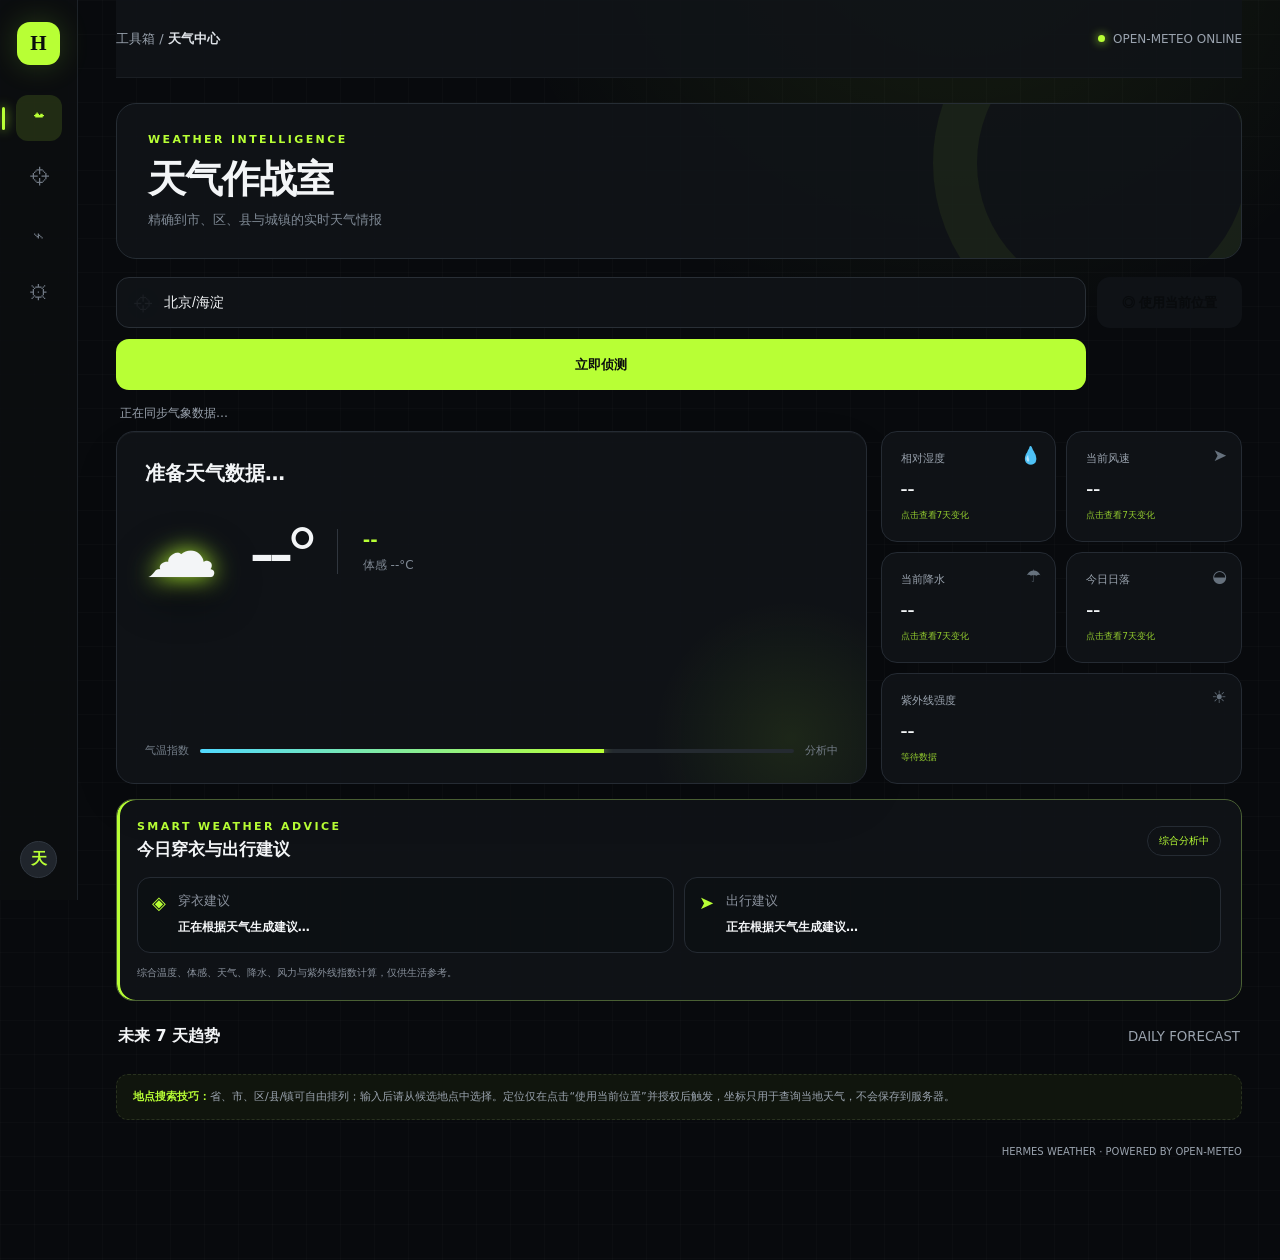
<file: HermesWeather-frontend-1.4.4-p4.html>
<!doctype html>
<html lang="zh-CN"><head><meta charset="utf-8"><meta http-equiv="Cache-Control" content="no-cache, no-store, must-revalidate"><meta http-equiv="Pragma" content="no-cache"><meta http-equiv="Expires" content="0"><meta name="app-version" content="1.4.4-p4-native-upgrade-bridge"><meta name="viewport" content="width=device-width,initial-scale=1"><title>Hermes Weather</title>
<style>
:root{--bg:#080a0d;--surface:#111419;--surface2:#171b21;--line:#252b33;--text:#f3f5f7;--muted:#89919c;--green:#b8ff35;--green2:#80d900;--cyan:#51d9ff;--danger:#ff646d}*{box-sizing:border-box}html{scroll-behavior:smooth}body{margin:0;min-height:100vh;color:var(--text);font-family:"Microsoft YaHei UI","Segoe UI",system-ui,sans-serif;background:var(--bg);background-image:radial-gradient(circle at 75% -10%,rgba(184,255,53,.09),transparent 28%),linear-gradient(rgba(255,255,255,.014) 1px,transparent 1px),linear-gradient(90deg,rgba(255,255,255,.014) 1px,transparent 1px);background-size:auto,34px 34px,34px 34px}.shell{display:grid;grid-template-columns:78px 1fr;min-height:100vh}.sidebar{position:fixed;inset:0 auto 0 0;width:78px;background:#0c0e11;border-right:1px solid #1d2228;display:flex;flex-direction:column;align-items:center;z-index:20}.logo{width:43px;height:43px;margin:22px 0 30px;border-radius:13px;display:grid;place-items:center;background:var(--green);color:#090b0d;font:bold 21px "Segoe UI";box-shadow:0 0 30px #b8ff3530}.nav{display:flex;flex-direction:column;gap:12px}.nav-item{position:relative;width:46px;height:46px;border:0;border-radius:12px;background:transparent;color:#717984;display:grid;place-items:center;font-size:20px;cursor:pointer}.nav-item.active,.nav-item:hover{color:var(--green);background:#b8ff3510}.nav-item.active:before{content:"";position:absolute;left:-16px;width:3px;height:23px;border-radius:3px;background:var(--green);box-shadow:0 0 12px var(--green)}.avatar{margin-top:auto;margin-bottom:22px;width:37px;height:37px;border-radius:50%;display:grid;place-items:center;background:#20252c;color:var(--green);font-weight:bold;border:1px solid #303740}.page{grid-column:2;padding:0 38px 38px;max-width:1500px;width:100%;margin:auto}.topbar{height:78px;display:flex;align-items:center;justify-content:space-between;border-bottom:1px solid #1a1e23}.crumb{color:#737b86;font-size:13px}.crumb b{color:#dfe3e8}.online{display:flex;align-items:center;gap:8px;color:#828b96;font-size:12px}.dot{width:7px;height:7px;border-radius:50%;background:var(--green);box-shadow:0 0 10px var(--green)}.banner{position:relative;overflow:hidden;margin:25px 0 18px;padding:29px 31px;border-radius:20px;border:1px solid #262d34;background:linear-gradient(110deg,#151a20 0%,#101418 65%,#19220f 100%)}.banner:after{content:"";position:absolute;width:270px;height:270px;right:-50px;top:-120px;border:44px solid rgba(184,255,53,.06);border-radius:50%}.eyebrow{color:var(--green);font-size:11px;font-weight:800;letter-spacing:2.4px}.banner h1{font-size:clamp(25px,3vw,39px);margin:8px 0 6px;letter-spacing:-1px}.banner p{color:#7f8994;margin:0;font-size:13px}.search-area{display:grid;grid-template-columns:1fr auto;gap:11px;margin:0 0 15px}.searchbox{position:relative}.searchbox:before{content:"⌖";position:absolute;left:17px;top:50%;transform:translateY(-50%);color:#69727d;font-size:19px}.searchbox input{width:100%;height:51px;padding:0 20px 0 47px;color:#f3f5f7;background:#12161b;border:1px solid #292f36;border-radius:13px;outline:none;font-size:14px;transition:.2s}.searchbox input:focus{border-color:#607e2d;box-shadow:0 0 0 3px #b8ff350c}.search-area button{height:51px;padding:0 25px;border:0;border-radius:13px;color:#0b0d0f;background:var(--green);font-weight:900;cursor:pointer;transition:.2s}.search-area button:hover{background:#ccff6e;transform:translateY(-1px)}.search-area button:disabled{filter:grayscale(.7);cursor:wait}.status{min-height:26px;padding:0 4px;color:#78818c;font-size:12px}.status.error{color:var(--danger)}.dashboard{display:grid;grid-template-columns:minmax(410px,1.35fr) minmax(280px,.65fr);gap:14px}.hero{position:relative;overflow:hidden;min-height:280px;padding:28px;border:1px solid var(--line);border-radius:18px;background:linear-gradient(135deg,#171c22,#11151a)}.hero:before{content:"";position:absolute;right:-75px;bottom:-105px;width:300px;height:300px;border-radius:50%;background:radial-gradient(circle,#b8ff3516,transparent 65%)}.location{font-size:20px;font-weight:900}.updated{color:#707985;font-size:11px;margin-top:7px}.hero-main{display:flex;align-items:center;margin-top:22px}.big-icon{font-size:73px;width:105px;filter:drop-shadow(0 12px 18px #0009)}.temperature{font:800 72px "Segoe UI";letter-spacing:-5px}.condition-wrap{margin-left:25px;padding-left:25px;border-left:1px solid #30363e}.condition{color:var(--green);font-size:18px;font-weight:800}.feels{color:#818a95;margin-top:7px;font-size:12px}.tempbar{position:absolute;left:28px;right:28px;bottom:25px;display:flex;align-items:center;gap:11px;color:#747e89;font-size:11px}.bar{height:4px;flex:1;border-radius:4px;background:#242a30;overflow:hidden}.bar i{display:block;width:68%;height:100%;background:linear-gradient(90deg,var(--cyan),var(--green));box-shadow:0 0 10px var(--green)}.metrics{display:grid;grid-template-columns:1fr 1fr;gap:10px}.metric{position:relative;overflow:hidden;padding:19px;border:1px solid var(--line);border-radius:16px;background:var(--surface);transition:.2s}.metric:hover{border-color:#3b472d;transform:translateY(-2px)}.metric small{display:block;color:#78818c;font-size:11px}.metric b{display:block;font:700 21px "Segoe UI";margin-top:10px}.metric span{position:absolute;right:14px;top:13px;color:#66717d;font-size:17px}.forecast-head{display:flex;justify-content:space-between;align-items:center;margin:25px 2px 11px}.forecast-head h2{margin:0;font-size:16px}.forecast-head small{color:#646d77}.forecast{display:grid;grid-template-columns:repeat(7,1fr);gap:9px}.day{position:relative;overflow:hidden;text-align:center;padding:17px 7px;border-radius:15px;border:1px solid var(--line);background:var(--surface);transition:.2s}.day:first-child{border-color:#678c29;background:linear-gradient(180deg,#1b2316,#12161a)}.day:first-child:before{content:"TODAY";position:absolute;right:-20px;top:9px;width:70px;transform:rotate(42deg);color:#0a0c0e;background:var(--green);font:bold 7px "Segoe UI"}.day:hover{transform:translateY(-4px);border-color:#4c5d34}.day .date{color:#79828d;font-size:11px;line-height:1.7}.day .icon{font-size:31px;margin:11px 0 7px;filter:drop-shadow(0 7px 8px #0007)}.day .desc{min-height:34px;font-size:11px}.day .temp{font:700 13px "Segoe UI";margin:8px 0}.day .rain{color:var(--cyan);font-size:10px}.tip{margin-top:16px;padding:13px 16px;border-radius:12px;border:1px dashed #29321f;background:#10150d;color:#778269;font-size:11px}.tip b{color:var(--green)}footer{text-align:right;color:#484f58;font-size:10px;margin-top:18px}@media(max-width:930px){.dashboard{grid-template-columns:1fr}.hero{min-height:260px}.metrics{grid-template-columns:repeat(4,1fr)}.forecast{overflow-x:auto;grid-template-columns:repeat(7,125px);padding-bottom:8px}}@media(max-width:680px){.shell{grid-template-columns:1fr}.sidebar{display:none}.page{grid-column:1;padding:0 17px 25px}.topbar{height:58px}.banner{padding:22px}.metrics{grid-template-columns:1fr 1fr}.hero-main{flex-wrap:wrap}.big-icon{font-size:55px;width:80px}.temperature{font-size:57px}.condition-wrap{margin-left:14px;padding-left:14px}.search-area button{padding:0 16px}.forecast-head{margin-top:20px}}

.view{display:none}.view.active-view{display:block}.tool-view{padding-top:30px;animation:fadeIn .25s ease}@keyframes fadeIn{from{opacity:0;transform:translateY(5px)}to{opacity:1;transform:none}}.tool-head{display:flex;justify-content:space-between;align-items:flex-end;margin-bottom:20px}.tool-head h1{font-size:30px;margin:7px 0 5px}.tool-head p{color:var(--muted);font-size:13px;margin:0}.lime-btn{border:0;border-radius:11px;padding:12px 17px;background:var(--green);color:#090b0d;font-weight:900;cursor:pointer}.tool-grid{display:grid;grid-template-columns:1fr 1fr;gap:14px}.tool-panel{border:1px solid var(--line);border-radius:17px;background:var(--surface);padding:20px}.panel-title{display:flex;align-items:center;justify-content:space-between;padding-bottom:15px;border-bottom:1px solid var(--line)}.panel-title small{color:var(--muted)}.text-btn{border:0;background:none;color:var(--green);cursor:pointer}.place-list{display:grid;gap:8px;padding-top:13px}.place-item{display:flex;align-items:center;justify-content:space-between;padding:13px;border:1px solid #242a31;border-radius:12px;background:#0e1115;cursor:pointer;transition:.2s}.place-item:hover{border-color:var(--green);transform:translateX(3px)}.place-item b{font-size:13px}.place-item small{display:block;color:var(--muted);margin-top:4px}.place-actions button{border:0;background:none;color:#69727d;cursor:pointer;font-size:16px}.place-actions button:hover{color:var(--danger)}.empty{padding:35px 10px;text-align:center;color:#626b75;font-size:12px}.chart-panel{padding:15px;height:430px}.chart-panel canvas{width:100%;height:100%}.trend-legend{display:flex;gap:18px;color:var(--muted);font-size:11px}.trend-legend i{display:inline-block;width:8px;height:8px;border-radius:50%;margin-right:6px}.high-dot{background:var(--green)}.low-dot{background:var(--cyan)}.trend-cards{display:grid;grid-template-columns:repeat(4,1fr);gap:10px;margin-top:13px}.trend-cards article{padding:17px;border:1px solid var(--line);border-radius:14px;background:var(--surface)}.trend-cards small{display:block;color:var(--muted)}.trend-cards b{display:block;font-size:21px;margin-top:8px}.settings-list{display:grid;gap:10px}.setting-row{display:flex;align-items:center;justify-content:space-between;min-height:82px;padding:18px 20px;border:1px solid var(--line);border-radius:15px;background:var(--surface)}.setting-row small{display:block;color:var(--muted);margin-top:6px}.segmented{display:flex;padding:3px;border-radius:10px;background:#090b0e}.segmented button{border:0;border-radius:8px;padding:8px 16px;background:transparent;color:var(--muted);cursor:pointer}.segmented button.active{background:var(--green);color:#090b0d;font-weight:bold}.color-picks{display:flex;gap:10px}.color-picks button{width:27px;height:27px;border:3px solid transparent;border-radius:50%;background:var(--pick);cursor:pointer}.color-picks button.active{border-color:white;box-shadow:0 0 0 2px var(--pick)}.switch input{display:none}.switch span{display:block;width:45px;height:24px;border-radius:20px;background:#30363d;cursor:pointer;padding:3px}.switch span:after{content:"";display:block;width:18px;height:18px;border-radius:50%;background:#818a94;transition:.2s}.switch input:checked+span{background:#b8ff3540}.switch input:checked+span:after{transform:translateX(21px);background:var(--green)}.setting-input{width:230px;padding:11px 13px;border:1px solid #30363d;border-radius:10px;outline:none;background:#0b0e12;color:var(--text)}.setting-input:focus{border-color:var(--green)}.outline-btn{padding:10px 17px;border:1px solid #61333a;border-radius:10px;background:transparent;color:#ff7a82;cursor:pointer}.toast{position:fixed;right:25px;bottom:25px;z-index:99;padding:13px 18px;border:1px solid #3b472d;border-radius:11px;background:#151b11;color:var(--text);box-shadow:0 15px 40px #0008;transform:translateY(100px);opacity:0;transition:.25s}.toast.show{transform:none;opacity:1}@media(max-width:800px){.tool-grid{grid-template-columns:1fr}.trend-cards{grid-template-columns:1fr 1fr}.tool-head{align-items:flex-start;gap:15px;flex-direction:column}.setting-row{gap:16px}.chart-panel{height:340px}}@media(max-width:520px){.setting-row{align-items:flex-start;flex-direction:column}.setting-input{width:100%}.trend-cards{grid-template-columns:1fr 1fr}}

.custom-bg,.bg-shade{position:fixed;inset:-25px;pointer-events:none;opacity:0;transition:opacity .35s,filter .25s;z-index:-2}.custom-bg{background-position:center;background-size:cover;background-repeat:no-repeat}.bg-shade{inset:0;background:#080a0d;z-index:-1}.has-custom-bg .custom-bg,.has-custom-bg .bg-shade{opacity:1}.has-custom-bg{background-image:none}.has-custom-bg .sidebar{background-color:rgba(var(--sidebar-rgb,12,14,17),var(--panel-alpha,.88));backdrop-filter:blur(14px)}.has-custom-bg .topbar{background:rgba(8,10,13,.35);backdrop-filter:blur(10px)}.has-custom-bg .banner,.has-custom-bg .hero,.has-custom-bg .metric,.has-custom-bg .day,.has-custom-bg .tool-panel,.has-custom-bg .trend-cards article,.has-custom-bg .setting-row{backdrop-filter:blur(14px);background-color:rgba(var(--panel-rgb,17,20,25),var(--panel-alpha,.88))}.bg-controls{display:flex;align-items:center;gap:15px}.upload-btn{border-color:#52682d;color:var(--green)}.range-controls{display:flex;gap:22px}.range-controls label{display:grid;grid-template-columns:48px 140px 42px;align-items:center;gap:8px;color:var(--muted);font-size:11px}.range-controls input{accent-color:var(--green)}.range-controls output{color:var(--text);text-align:right;font:11px "Segoe UI"}@media(max-width:650px){.range-controls{width:100%;flex-direction:column}.range-controls label{grid-template-columns:45px 1fr 40px}.bg-controls{width:100%;justify-content:flex-start}}

.accent-controls{display:flex;align-items:center;gap:15px}.custom-color{display:flex;align-items:center;gap:7px;color:var(--muted);font-size:11px;cursor:pointer}.custom-color input{width:30px;height:30px;padding:0;border:0;border-radius:7px;background:transparent;cursor:pointer}.mode-select{display:flex;gap:7px}.mode-select button{padding:9px 13px;border:1px solid #30363d;border-radius:10px;background:#0c0f13;color:var(--muted);cursor:pointer}.mode-select button.active{border-color:var(--green);color:var(--green);background:color-mix(in srgb,var(--green) 9%,transparent)}.mode-select i{font-style:normal;margin-right:4px}.single-range{display:grid;grid-template-columns:minmax(150px,220px) 45px;align-items:center;gap:10px}.single-range input{accent-color:var(--green)}.single-range output{text-align:right;color:var(--text);font:12px "Segoe UI"}
body.theme-light{--bg:#e9edf2;--surface:#f9fafb;--surface2:#eef1f4;--line:#d3d9e0;--text:#171b20;--muted:#65707d;background-color:var(--bg);background-image:radial-gradient(circle at 75% -10%,color-mix(in srgb,var(--green) 15%,transparent),transparent 30%),linear-gradient(rgba(0,0,0,.025) 1px,transparent 1px),linear-gradient(90deg,rgba(0,0,0,.025) 1px,transparent 1px)}body.theme-light .sidebar{background:rgba(247,249,251,var(--panel-alpha));border-color:#d7dde3}body.theme-light .topbar{border-color:#d4dae0}body.theme-light .banner{background:linear-gradient(110deg,rgba(255,255,255,var(--panel-alpha)),rgba(240,244,247,var(--panel-alpha)),color-mix(in srgb,var(--green) 12%,rgba(255,255,255,var(--panel-alpha))))}body.theme-light .hero,body.theme-light .metric,body.theme-light .day,body.theme-light .tool-panel,body.theme-light .trend-cards article,body.theme-light .setting-row{background:rgba(249,250,251,var(--panel-alpha));box-shadow:0 8px 30px rgba(37,48,59,.07)}body.theme-light .searchbox input,body.theme-light .setting-input,body.theme-light .place-item,body.theme-light .mode-select button{background:rgba(255,255,255,.92);color:#171b20;border-color:#cfd6dd}body.theme-light .day:first-child{background:linear-gradient(180deg,color-mix(in srgb,var(--green) 12%,white),rgba(249,250,251,var(--panel-alpha)))}body.theme-light .bg-shade{background:#eef1f4}.hero,.metric,.day,.tool-panel,.trend-cards article,.setting-row,.banner{background-color:rgba(var(--panel-rgb,17,20,25),var(--panel-alpha,.88))}.sidebar{background-color:rgba(var(--sidebar-rgb,12,14,17),var(--panel-alpha,.88))}@media(max-width:700px){.mode-select{flex-wrap:wrap}.accent-controls{width:100%;justify-content:space-between}.single-range{width:100%}}

.searchbox{z-index:12}.suggestions{position:absolute;left:0;right:0;top:57px;display:none;max-height:330px;overflow:auto;padding:7px;border:1px solid var(--line);border-radius:13px;background:rgba(var(--panel-rgb),.97);box-shadow:0 20px 50px #0009;backdrop-filter:blur(18px);z-index:50}.suggestions.show{display:block}.suggestion{display:flex;align-items:center;justify-content:space-between;padding:11px 12px;border-radius:9px;cursor:pointer}.suggestion:hover,.suggestion.selected{background:color-mix(in srgb,var(--green) 11%,transparent)}.suggestion b{font-size:12px}.suggestion small{display:block;color:var(--muted);margin-top:3px;font-size:10px}.suggestion em{font-style:normal;color:#5f6975;font-size:10px}.suggestion-empty{padding:18px;text-align:center;color:var(--muted);font-size:11px}.weather-scene{position:fixed;inset:0;overflow:hidden;pointer-events:none;z-index:-4;transition:background 1s}.scene-sky,.scene-clouds,.scene-rain,.scene-snow,.scene-flash{position:absolute;inset:0}.scene-sky{transition:background 1s}.weather-clear .scene-sky{background:radial-gradient(circle at 78% 18%,rgba(255,191,55,.38),transparent 17%),linear-gradient(150deg,#163353,#090c12 70%)}.weather-cloudy .scene-sky{background:linear-gradient(150deg,#29333e,#090b0e 75%)}.weather-rain .scene-sky,.weather-storm .scene-sky{background:linear-gradient(150deg,#172b3c,#07090d 72%)}.weather-snow .scene-sky{background:linear-gradient(150deg,#7a94a7,#18212a 72%)}.weather-fog .scene-sky{background:linear-gradient(150deg,#64717a,#15191d 75%)}.scene-orb{position:absolute;right:10%;top:8%;width:150px;height:150px;border-radius:50%;opacity:0;transition:1s}.weather-clear .scene-orb{opacity:.85;background:#ffd769;box-shadow:0 0 70px #ffcb4f80}.scene-clouds{opacity:0;background:radial-gradient(ellipse at 20% 22%,rgba(210,223,231,.2) 0 9%,transparent 28%),radial-gradient(ellipse at 75% 34%,rgba(178,194,204,.18) 0 12%,transparent 32%);animation:cloudMove 24s ease-in-out infinite alternate}.weather-cloudy .scene-clouds,.weather-rain .scene-clouds,.weather-storm .scene-clouds,.weather-snow .scene-clouds,.weather-fog .scene-clouds{opacity:1}@keyframes cloudMove{to{transform:translateX(5%) scale(1.08)}}.weather-rain .scene-rain,.weather-storm .scene-rain{opacity:.55;background-image:repeating-linear-gradient(105deg,transparent 0 18px,rgba(116,207,255,.5) 19px 20px,transparent 21px 35px);background-size:42px 110px;animation:rainFall .55s linear infinite}@keyframes rainFall{to{background-position:-15px 110px}}.scene-rain,.scene-snow{opacity:0}.weather-snow .scene-snow{opacity:.75;background-image:radial-gradient(circle,#fff 0 2px,transparent 2.5px),radial-gradient(circle,#d9f3ff 0 1.5px,transparent 2px);background-size:55px 70px,83px 92px;animation:snowFall 7s linear infinite}@keyframes snowFall{to{background-position:40px 350px,-35px 460px}}.weather-storm .scene-flash{animation:flash 6s infinite}@keyframes flash{0%,90%,94%,100%{background:transparent}91%,93%{background:rgba(210,235,255,.18)}}.has-custom-bg .weather-scene{mix-blend-mode:screen;opacity:.6}body.theme-light .weather-scene{filter:saturate(.75) brightness(1.3);opacity:.42}body.weather-clear{--weather-glow:#ffd24d}body.weather-rain{--weather-glow:#51d9ff}body.weather-snow{--weather-glow:#dff7ff}body.weather-storm{--weather-glow:#9da9ff}body.weather-cloudy,body.weather-fog{--weather-glow:#aebdca}.big-icon{text-shadow:0 0 25px var(--weather-glow,var(--green))}.hero{box-shadow:inset 0 1px rgba(255,255,255,.04),0 20px 60px rgba(0,0,0,calc((100 - var(--opacity-num,88))*.004))}

/* Full-screen weather particle layer and layout repairs */
.weather-scene{position:fixed;inset:0;width:100vw;height:100vh;z-index:-3;overflow:hidden}.weather-canvas{position:absolute;inset:0;width:100%;height:100%;display:block;opacity:.92}.custom-bg{z-index:-4}.bg-shade{z-index:-2}.shell{position:relative;z-index:1}.page{min-width:0;padding-bottom:64px}.nav-item.active:before{left:-14px}.forecast{min-width:0}.day{min-width:0}.day:first-child:before{right:-17px;top:10px}.day .desc{overflow-wrap:anywhere;line-height:1.45}.updated,.status,.metric small,.day .date,.forecast-head small,.tip,footer,.crumb,.online{color:#9aa3ae}.tip{line-height:1.6}footer{min-height:28px;padding:8px 0 4px}.search-area{position:relative;z-index:15}.dashboard,.forecast-head,.forecast,.tip,footer{position:relative;z-index:2}@media(max-width:1100px){.forecast{grid-template-columns:repeat(7,minmax(105px,1fr));gap:7px}.day{padding-left:5px;padding-right:5px}.day .desc{font-size:10px}}@media(max-width:930px){.forecast{grid-template-columns:repeat(7,125px);overflow-x:auto;scrollbar-color:var(--green) transparent}.page{padding-bottom:75px}}@media(max-width:680px){.hero-main{gap:2px}.condition-wrap{max-width:44%}.updated{overflow-wrap:anywhere}.page{padding-bottom:80px}}@media(prefers-reduced-motion:reduce){.weather-canvas{display:none}.scene-clouds,.scene-flash{animation:none!important}}
body{isolation:isolate}.custom-bg{z-index:0}.bg-shade{z-index:1}.weather-scene{z-index:2}.shell{z-index:3}.sidebar{z-index:20}.toast{z-index:99}
.weather-scene{opacity:1!important;visibility:visible!important}.scene-sky{opacity:.72}.has-custom-bg .scene-sky{opacity:.28}.weather-canvas{opacity:1;mix-blend-mode:screen}.weather-rain .weather-canvas,.weather-storm .weather-canvas{filter:drop-shadow(0 0 2px rgba(120,210,255,.45))}.weather-snow .weather-canvas{filter:drop-shadow(0 0 3px rgba(255,255,255,.65))}@media(prefers-reduced-motion:reduce){.weather-canvas{display:block!important;opacity:.72}.scene-clouds,.scene-flash{animation:none!important}}

/* Precipitation must remain visible across the entire viewport, including translucent panels. */
.weather-canvas{position:fixed!important;inset:0!important;width:100vw!important;height:100vh!important;z-index:12!important;pointer-events:none!important;opacity:.68!important;mix-blend-mode:screen;visibility:visible!important}.weather-rain~.weather-canvas,.weather-storm~.weather-canvas{opacity:.72!important}.sidebar{z-index:20}.suggestions{z-index:50}.toast{z-index:99}body.theme-light .weather-canvas{mix-blend-mode:multiply;opacity:.38!important}@media(prefers-reduced-motion:reduce){.weather-canvas{display:block!important;opacity:.32!important}}

.precip-overlay{position:fixed;inset:-120px -80px;z-index:11;pointer-events:none;display:none}.weather-rain .precip-overlay,.weather-storm .precip-overlay{display:block;opacity:.38;background-image:repeating-linear-gradient(107deg,transparent 0 20px,rgba(150,218,255,.62) 21px 22px,transparent 23px 42px);background-size:48px 125px;animation:fullRain .62s linear infinite;mix-blend-mode:screen}.weather-storm .precip-overlay{opacity:.5;animation-duration:.42s}.weather-snow .precip-overlay{display:block;opacity:.5;background-image:radial-gradient(circle,rgba(255,255,255,.9) 0 2px,transparent 2.7px),radial-gradient(circle,rgba(220,245,255,.8) 0 1.4px,transparent 2px);background-size:58px 72px,91px 105px;animation:fullSnow 7s linear infinite;mix-blend-mode:screen}@keyframes fullRain{to{background-position:-34px 125px}}@keyframes fullSnow{to{background-position:45px 430px,-35px 525px}}body.theme-light .weather-rain .precip-overlay,body.theme-light .weather-storm .precip-overlay{mix-blend-mode:multiply;opacity:.25}@media(prefers-reduced-motion:reduce){.precip-overlay{animation:none!important;opacity:.2!important}}

/* Refined weather depth: soft far precipitation + random near particles. */
.weather-rain .precip-overlay{opacity:calc(.20 * var(--fx-intensity,1));background-size:61px 145px;animation-duration:.78s}.weather-storm .precip-overlay{opacity:calc(.28 * var(--fx-intensity,1));background-size:48px 132px;animation-duration:.52s}.weather-snow .precip-overlay{opacity:calc(.32 * var(--fx-intensity,1))}.weather-rain .weather-canvas,.weather-storm .weather-canvas{opacity:.78!important}.weather-snow .weather-canvas{opacity:.82!important}

/* Natural droplet rain: Canvas draws teardrop particles; CSS supplies only a subtle distant layer. */
.weather-rain .precip-overlay,.weather-storm .precip-overlay{display:block;background-image:radial-gradient(ellipse at center,rgba(168,222,250,.55) 0 1px,transparent 1.7px);background-size:38px 64px;animation:farDrops 1.4s linear infinite;mix-blend-mode:screen;opacity:.08}.rain-level-1 .precip-overlay{animation-duration:1.65s;opacity:.05}.rain-level-2 .precip-overlay{animation-duration:1.2s;opacity:.07}.rain-level-3 .precip-overlay{animation-duration:.88s;opacity:.09}.rain-level-4 .precip-overlay{animation-duration:.68s;opacity:.16}@keyframes farDrops{to{background-position:-18px 128px}}.weather-rain .weather-canvas,.weather-storm .weather-canvas{opacity:.9!important;filter:drop-shadow(0 1px 2px rgba(94,185,235,.18))}body.theme-light .weather-rain .precip-overlay,body.theme-light .weather-storm .precip-overlay{opacity:.035;mix-blend-mode:multiply}body.theme-light .weather-rain .weather-canvas,body.theme-light .weather-storm .weather-canvas{opacity:.62!important;mix-blend-mode:multiply}

/* Grid precipitation removed: all rain/snow now comes from random Canvas particles only. */
.precip-overlay,.weather-rain .precip-overlay,.weather-storm .precip-overlay,.weather-snow .precip-overlay{display:none!important;background:none!important;animation:none!important}

.top-actions{display:flex;align-items:center;gap:8px}.window-action{width:34px;height:34px;padding:0;border:1px solid var(--line);border-radius:9px;background:rgba(var(--panel-rgb),var(--panel-alpha));color:var(--muted);cursor:pointer;font-size:16px}.window-action:hover{border-color:var(--green);color:var(--green)}
/* Fullscreen and compact-window layout */
body.fullscreen-ui .page{max-width:none;padding-left:42px;padding-right:42px}body.fullscreen-ui .banner{margin-top:18px}.shell,.page{min-height:100vh}.hero-main,.metric,.day{min-width:0}
@media(max-width:760px){.page{padding:0 12px 70px}.topbar{height:54px}.crumb{font-size:11px}.online{display:none}.banner{margin:13px 0 12px;padding:19px 18px;border-radius:15px}.banner h1{font-size:25px}.banner p{font-size:11px}.search-area{grid-template-columns:minmax(0,1fr) auto;gap:7px}.searchbox input{height:46px;padding-left:40px;font-size:12px}.search-area button{height:46px;padding:0 13px;font-size:12px}.dashboard{gap:9px}.hero{min-height:235px;padding:19px}.location{font-size:17px}.big-icon{font-size:50px;width:72px}.temperature{font-size:52px}.condition-wrap{margin-left:9px;padding-left:10px}.metrics{gap:7px}.metric{padding:14px}.metric b{font-size:17px}.forecast-head{margin-top:17px}.tip{font-size:10px;padding:10px}.tool-view{padding-top:18px}.tool-head h1{font-size:24px}.chart-panel{height:300px}}
@media(max-width:480px){.top-actions{gap:4px}.window-action{width:30px;height:30px}.search-area{grid-template-columns:1fr}.search-area button{width:100%}.hero-main{display:grid;grid-template-columns:58px 82px 1fr}.big-icon{font-size:42px;width:auto}.temperature{font-size:44px}.condition-wrap{max-width:none}.metrics{grid-template-columns:1fr 1fr}.metric{min-height:82px}.forecast{grid-template-columns:repeat(7,112px)}.tool-grid{grid-template-columns:1fr}.trend-cards{grid-template-columns:1fr 1fr}.settings-list{gap:7px}.setting-row{padding:15px}.mode-select{width:100%}.mode-select button{flex:1;padding:8px 5px}.color-picks{gap:7px}}
@media(max-width:380px){.page{padding-left:8px;padding-right:8px}.banner h1{font-size:22px}.metrics{grid-template-columns:1fr}.hero-main{grid-template-columns:50px 72px 1fr}.temperature{font-size:39px}.forecast{grid-template-columns:repeat(7,105px)}}

/* Prevent narrow-window horizontal clipping caused by intrinsic grid/card widths. */
html,body{max-width:100%;overflow-x:hidden}.page,.view,.dashboard,.hero,.metrics,.metric,.search-area,.searchbox,.forecast-head,.tip{max-width:100%;min-width:0}.metrics>*{min-width:0}.searchbox input{min-width:0}.shell{width:100%}@media(max-width:480px){.metrics{grid-template-columns:minmax(0,1fr) minmax(0,1fr)}.metric{overflow:hidden}.metric b{font-size:15px;white-space:nowrap}.metric span{right:9px}.page{width:100%;overflow-x:hidden}.forecast{max-width:100%;overflow-x:auto}}

@media(max-width:540px){.metrics{grid-template-columns:1fr}.metric{width:100%}.dashboard{grid-template-columns:1fr}.search-area{grid-template-columns:1fr}.search-area button{width:100%}.banner,.hero,.metrics,.metric{box-sizing:border-box}.topbar{padding-right:2px}}

.locate-btn{height:58px;padding:0 18px;border:1px solid color-mix(in srgb,var(--green) 45%,var(--line));border-radius:13px;background:rgba(var(--panel-rgb),var(--panel-alpha));color:var(--text);font-weight:700;cursor:pointer;white-space:nowrap;transition:.2s}.locate-btn:hover{border-color:var(--green);color:var(--green)}.locate-btn:disabled{opacity:.55;cursor:wait}@media(max-width:760px){.search-area{flex-wrap:wrap}.searchbox{flex:1 1 100%}.locate-btn,#btn{flex:1}}

.metric{width:100%;color:var(--text);text-align:left;font-family:inherit;cursor:pointer}.metric:focus-visible{outline:2px solid var(--green);outline-offset:2px}.metric em{display:block;margin-top:8px;color:var(--green);font-size:9px;font-style:normal;opacity:.78}.metric-modal{position:fixed;inset:0;z-index:120;display:none;align-items:center;justify-content:center;padding:20px;background:#020407c9;backdrop-filter:blur(12px)}.metric-modal.show{display:flex}.metric-dialog{position:relative;width:min(820px,96vw);max-height:92vh;overflow:auto;padding:27px;border:1px solid color-mix(in srgb,var(--green) 35%,var(--line));border-radius:20px;background:rgba(var(--panel-rgb),.98);box-shadow:0 30px 90px #000}.metric-dialog h2{margin:7px 0}.metric-dialog p{margin:0 0 16px;color:var(--muted)}.metric-close{position:absolute;right:16px;top:14px;width:34px;height:34px;border:1px solid var(--line);border-radius:9px;background:transparent;color:var(--text);font-size:22px;cursor:pointer}.metric-dialog canvas{display:block;width:100%;height:300px}.metric-values{display:grid;grid-template-columns:repeat(7,1fr);gap:7px;margin-top:14px}.metric-values div{padding:10px 5px;border:1px solid var(--line);border-radius:10px;text-align:center}.metric-values small{display:block;color:var(--muted)}.metric-values b{display:block;margin-top:5px;font-size:12px}@media(max-width:650px){.metric-dialog canvas{height:230px}.metric-values{grid-template-columns:repeat(4,1fr)}}

.metrics .uv-metric{grid-column:1/-1}.advice-panel{margin-top:15px;padding:20px;border:1px solid color-mix(in srgb,var(--green) 25%,var(--line));border-radius:17px;background:rgba(var(--panel-rgb),var(--panel-alpha));box-shadow:inset 3px 0 var(--green)}.advice-title{display:flex;align-items:center;justify-content:space-between;gap:15px}.advice-title h2{margin:5px 0 0;font-size:17px}.advice-title>span{padding:7px 11px;border:1px solid var(--line);border-radius:999px;color:var(--green);font-size:10px}.advice-grid{display:grid;grid-template-columns:1fr 1fr;gap:10px;margin-top:16px}.advice-grid article{display:flex;gap:12px;align-items:flex-start;padding:14px;border:1px solid var(--line);border-radius:13px;background:rgba(0,0,0,.12)}.advice-grid article>span{color:var(--green);font-size:18px}.advice-grid small{display:block;color:var(--muted);margin-bottom:6px}.advice-grid b{font-size:12px;line-height:1.75}.advice-panel>p{margin:13px 0 0;color:var(--muted);font-size:10px}@media(max-width:650px){.advice-grid{grid-template-columns:1fr}.advice-title{align-items:flex-start;flex-direction:column}}

body.compact-ui .page{max-width:980px}body.compact-ui .banner{padding-top:18px;padding-bottom:18px}body.compact-ui .weather-canvas{display:block!important;visibility:visible!important;opacity:.72!important}body.compact-ui .weather-scene{display:block!important;visibility:visible!important}.compact-ui .scene-sky,.compact-ui .scene-clouds,.compact-ui .scene-orb{animation-play-state:running!important}
/* Mobile dock regression fix: keep all four tool views reachable on narrow web screens. */
@media(max-width:680px){
 .page{padding-bottom:calc(92px + env(safe-area-inset-bottom))}
 .sidebar{display:flex;position:fixed;left:0;right:0;bottom:0;top:auto;width:auto;height:calc(72px + env(safe-area-inset-bottom));padding:7px 8px env(safe-area-inset-bottom);flex-direction:row;align-items:center;z-index:1000;border-right:0;border-top:1px solid rgba(255,255,255,.12);background-color:rgba(var(--sidebar-rgb,12,14,17),var(--panel-alpha,.88));backdrop-filter:blur(20px)}
 .sidebar .logo,.sidebar .avatar{display:none}.nav{display:grid;grid-template-columns:repeat(4,minmax(0,1fr));width:100%;gap:4px}
 .nav-item{width:100%;height:56px;border-radius:13px;display:flex;flex-direction:column;gap:2px;align-items:center;justify-content:center;font-size:20px}
 .nav-item::after{content:attr(data-label);font-size:11px;font-weight:700;letter-spacing:.04em}.nav-item.active:before{display:none}
 .nav-item.active{background:color-mix(in srgb,var(--green) 13%,transparent)}
 .toast{bottom:calc(86px + env(safe-area-inset-bottom))}
}
</style>
<style>
html{overscroll-behavior:none}body.android-app .window-action{display:none}
body.android-app .topbar{padding-top:max(0px,env(safe-area-inset-top))}
body.android-app .page{padding-bottom:calc(94px + env(safe-area-inset-bottom))}
.update-box{display:flex;flex-direction:column;gap:8px;min-width:min(100%,430px)}.update-actions{display:flex;gap:8px;flex-wrap:wrap}.update-status{font-size:12px;color:var(--muted);word-break:break-all}.update-url{width:100%;min-width:250px}
@media(max-width:540px){body.android-app .page{padding-left:10px;padding-right:10px}.update-box,.update-url{min-width:0;width:100%}.update-actions button{flex:1}}

/* p2 semantic color normalization: all interactive accents follow the selected theme color. */
:root{--accent-soft:color-mix(in srgb,var(--green) 13%,transparent);--accent-border:color-mix(in srgb,var(--green) 42%,var(--line));--chart-secondary:color-mix(in srgb,var(--green) 42%,var(--cyan))}
.search-area button,.lime-btn,.segmented button.active{background:var(--green);color:#090b0d}.nav-item.active,.nav-item:hover,.text-btn,.eyebrow,.condition,.advice-grid article>span,.advice-title>span,.metric em,.upload-btn{color:var(--green)}
.nav-item.active,.nav-item:hover,.mode-select button.active{background:var(--accent-soft)}.mode-select button.active,.metric:hover,.locate-btn:hover,.searchbox input:focus{border-color:var(--accent-border)}
.switch input:checked+span:after{background:var(--green)}.switch input:checked+span{background:var(--accent-soft)}input[type=range]{accent-color:var(--green)}.toast{border-color:var(--accent-border);background:color-mix(in srgb,var(--panel-rgb) 94%,var(--green) 6%)}
body.theme-light .advice-grid article{background:rgba(255,255,255,.38)}body.theme-light .toast{background:rgba(249,250,251,.97)}

@media(max-width:680px){.nav-item{touch-action:manipulation;-webkit-tap-highlight-color:transparent;user-select:none}.nav-item:active{transform:scale(.96)}}

/* p3 final transparent surface cascade */
.sidebar{background:rgba(var(--sidebar-rgb),var(--panel-alpha))!important}
.topbar,.banner,.hero,.metric,.day,.advice-panel,.tool-panel,.place-item,.trend-cards article,.setting-row,.setting-input,.segmented,.mode-select button,.searchbox input,.search-area .locate-btn,.suggestions,.update-box{background:rgba(var(--panel-rgb),var(--panel-alpha))!important;background-image:none!important;backdrop-filter:blur(14px)}
.nav-item,.segmented button{background:transparent!important}.nav-item.active,.nav-item:hover,.mode-select button.active{background:var(--accent-soft)!important}.segmented button.active,.lime-btn,.search-area #btn{background:var(--green)!important;color:#090b0d}

/* Preserve readability at low panel opacity without making surfaces opaque. */
.has-custom-bg{--muted:#b9c0ca;--text:#f7f8fa}.has-custom-bg .tool-head p,.has-custom-bg .setting-row small,.has-custom-bg .updated,.has-custom-bg .status,.has-custom-bg .crumb,.has-custom-bg .forecast-head small{color:#c5cbd3;text-shadow:0 1px 2px rgba(0,0,0,.7)}
.has-custom-bg .setting-row b,.has-custom-bg .tool-head h1,.has-custom-bg .location,.has-custom-bg .metric b{color:#fff;text-shadow:0 1px 3px rgba(0,0,0,.75)}
@media(max-width:680px){.page{padding-bottom:calc(110px + env(safe-area-inset-bottom))!important}.tool-view{padding-bottom:calc(90px + env(safe-area-inset-bottom))!important}}
.upgrade-modal{position:fixed;inset:0;z-index:135;display:none;align-items:center;justify-content:center;padding:18px;background:rgba(2,4,7,.78)}.upgrade-modal.show{display:flex}.upgrade-dialog{position:relative;width:min(600px,95vw);padding:27px;border:1px solid color-mix(in srgb,var(--green) 45%,var(--line));border-radius:20px;background:rgba(var(--panel-rgb),.98);box-shadow:0 28px 90px rgba(0,0,0,.75)}.upgrade-dialog h2{margin:8px 0}.upgrade-version{color:var(--green);font-weight:800}.upgrade-notes{color:var(--text);line-height:1.75;white-space:pre-wrap}.upgrade-actions{display:flex;align-items:center;justify-content:flex-end;gap:10px;flex-wrap:wrap;margin-top:20px}@media(max-width:520px){.upgrade-actions>*{flex:1}.upgrade-dialog{padding:23px 17px}}
</style><script>document.addEventListener('DOMContentLoaded',()=>document.body.classList.add('android-app'));</script>
</head><body><div id="weatherScene" class="weather-scene"><div class="scene-sky"></div><div class="scene-orb"></div><div class="scene-clouds"></div><div class="scene-flash"></div></div><canvas id="weatherCanvas" class="weather-canvas"></canvas><div id="customBg" class="custom-bg"></div><div id="bgShade" class="bg-shade"></div><div class="shell"><aside class="sidebar"><div class="logo">H</div><nav class="nav"><button class="nav-item active" data-view="weather" data-label="天气" title="天气">☁</button><button class="nav-item" data-view="places" data-label="地点" title="地点">⌖</button><button class="nav-item" data-view="trends" data-label="趋势" title="趋势">⌁</button><button class="nav-item" data-view="settings" data-label="设置" title="设置">⚙</button></nav><div class="avatar">天</div></aside><main class="page"><header class="topbar"><div class="crumb">工具箱 / <b>天气中心</b></div><div class="top-actions"><div class="online"><i class="dot"></i> OPEN-METEO ONLINE</div><button class="window-action" id="compactBtn" title="小窗模式">▣</button><button class="window-action" id="fullscreenBtn" title="全屏模式（F11）">⛶</button></div></header><section id="weatherView" class="view active-view"><section class="banner"><div class="eyebrow">WEATHER INTELLIGENCE</div><h1>天气作战室</h1><p>精确到市、区、县与城镇的实时天气情报</p></section><form class="search-area" id="form"><div class="searchbox"><input id="city" value="北京/海淀" placeholder="输入省市区（顺序不限），如 海淀 北京市" autocomplete="off"><div id="suggestions" class="suggestions"></div></div><button type="button" id="locateBtn" class="locate-btn" title="经你授权后使用设备位置">◎ 使用当前位置</button><button id="btn">立即侦测</button></form><div class="status" id="status">正在同步气象数据…</div><section class="dashboard"><article class="hero"><div class="location" id="location">准备天气数据…</div><div class="updated" id="updated"></div><div class="hero-main"><div class="big-icon" id="icon">☁️</div><div class="temperature" id="temperature">--°</div><div class="condition-wrap"><div class="condition" id="condition">--</div><div class="feels" id="feels">体感 --°C</div></div></div><div class="tempbar"><span>气温指数</span><div class="bar"><i></i></div><span id="level">分析中</span></div></article><section class="metrics"><button class="metric" data-metric="humidity"><small>相对湿度</small><b id="humidity">--</b><span>💧</span><em>点击查看7天变化</em></button><button class="metric" data-metric="wind"><small>当前风速</small><b id="wind">--</b><span>➤</span><em>点击查看7天变化</em></button><button class="metric" data-metric="rain"><small>当前降水</small><b id="rainNow">--</b><span>☂</span><em>点击查看7天变化</em></button><button class="metric" data-metric="sunset"><small>今日日落</small><b id="sunset">--</b><span>◒</span><em>点击查看7天变化</em></button><button class="metric uv-metric" data-metric="uv"><small>紫外线强度</small><b id="uvIndex">--</b><span>☀</span><em id="uvLevel">等待数据</em></button></section></section><section class="advice-panel"><div class="advice-title"><div><div class="eyebrow">SMART WEATHER ADVICE</div><h2>今日穿衣与出行建议</h2></div><span id="adviceRisk">综合分析中</span></div><div class="advice-grid"><article><span>◈</span><div><small>穿衣建议</small><b id="clothingAdvice">正在根据天气生成建议…</b></div></article><article><span>➤</span><div><small>出行建议</small><b id="travelAdvice">正在根据天气生成建议…</b></div></article></div><p id="adviceBasis">综合温度、体感、天气、降水、风力与紫外线指数计算，仅供生活参考。</p></section><div class="forecast-head"><h2>未来 7 天趋势</h2><small id="hint">DAILY FORECAST</small></div><section class="forecast" id="forecast"></section><div class="tip"><b>地点搜索技巧：</b>省、市、区/县/镇可自由排列；输入后请从候选地点中选择。定位仅在点击“使用当前位置”并授权后触发，坐标只用于查询当地天气，不会保存到服务器。</div><footer>HERMES WEATHER · POWERED BY OPEN-METEO</footer></section>
<section id="placesView" class="view tool-view"><div class="tool-head"><div><div class="eyebrow">LOCATION LIBRARY</div><h1>地点收藏库</h1><p>收藏常用地点，一键获取当地天气。</p></div><button class="lime-btn" id="saveCurrent">＋ 收藏当前地点</button></div><div class="tool-grid"><article class="tool-panel"><div class="panel-title"><b>★ 收藏地点</b><small id="favCount">0 个地点</small></div><div id="favorites" class="place-list"></div></article><article class="tool-panel"><div class="panel-title"><b>◷ 最近查询</b><button class="text-btn" id="clearRecent">清空</button></div><div id="recent" class="place-list"></div></article></div></section>
<section id="trendsView" class="view tool-view"><div class="tool-head"><div><div class="eyebrow">WEATHER ANALYTICS</div><h1>七日趋势分析</h1><p id="trendLocation">查询天气后查看气温与降水变化。</p></div><div class="trend-legend"><span><i class="high-dot"></i>最高温</span><span><i class="low-dot"></i>最低温</span></div></div><article class="tool-panel chart-panel"><canvas id="trendCanvas" width="1100" height="400"></canvas></article><div class="trend-cards"><article><small>七日最高</small><b id="weekHigh">--</b></article><article><small>七日最低</small><b id="weekLow">--</b></article><article><small>平均温度</small><b id="weekAvg">--</b></article><article><small>最高降水概率</small><b id="weekRain">--</b></article></div></section>
<section id="settingsView" class="view tool-view"><div class="tool-head"><div><div class="eyebrow">PREFERENCES</div><h1>工具箱设置</h1><p>自定义显示方式，设置会保存在本机浏览器。</p></div></div><div class="settings-list"><article class="setting-row"><div><b>温度单位</b><small>选择摄氏度或华氏度</small></div><div class="segmented"><button data-unit="C" class="active">°C</button><button data-unit="F">°F</button></div></article><article class="setting-row"><div><b>主题强调色</b><small>选择预设颜色，或使用取色器自定义任意颜色</small></div><div class="accent-controls"><div class="color-picks"><button data-color="#b8ff35" class="active" style="--pick:#b8ff35"></button><button data-color="#51d9ff" style="--pick:#51d9ff"></button><button data-color="#ffb84d" style="--pick:#ffb84d"></button><button data-color="#d49cff" style="--pick:#d49cff"></button></div><label class="custom-color" title="自定义强调色"><input id="customAccent" type="color" value="#b8ff35"><span>自定义</span></label></div></article><article class="setting-row"><div><b>显示模式</b><small>切换暗夜模式或明亮的日间模式</small></div><div class="mode-select"><button data-theme="dark" class="active"><i>☾</i> 暗夜</button><button data-theme="light"><i>☀</i> 日间</button><button data-theme="system"><i>◐</i> 跟随系统</button></div></article><article class="setting-row"><div><b>界面透明度</b><small>调整天气卡片、面板和侧边栏的透明程度</small></div><div class="single-range"><input id="panelOpacity" type="range" min="5" max="100" value="88"><output id="opacityValue">88%</output></div></article><article class="setting-row"><div><b>启动时自动查询</b><small>打开软件后自动刷新上次地点</small></div><label class="switch"><input id="autoSearch" type="checkbox" checked><span></span></label></article><article class="setting-row"><div><b>默认地点</b><small>用于软件启动时查询</small></div><input class="setting-input" id="defaultPlace" value="北京/海淀"></article><article class="setting-row bg-setting"><div><b>自定义背景</b><small>从本地上传 JPG、PNG、WebP 或 GIF（建议不超过 8 MB）</small></div><div class="bg-controls"><input id="bgUpload" type="file" accept="image/jpeg,image/png,image/webp,image/gif" hidden><button class="outline-btn upload-btn" id="chooseBg">选择图片</button><button class="text-btn" id="removeBg">恢复默认</button></div></article><article class="setting-row bg-setting"><div><b>背景显示</b><small>调节图片明暗与模糊程度，让文字保持清晰</small></div><div class="range-controls"><label>暗度 <input id="bgDarkness" type="range" min="0" max="90" value="55"><output id="darknessValue">55%</output></label><label>模糊 <input id="bgBlur" type="range" min="0" max="20" value="0"><output id="blurValue">0px</output></label></div></article><article class="setting-row"><div><b>远程更新</b><small>从 GitHub HTTPS 更新清单检查新版本；下载后由 Android 系统确认安装</small></div><div class="update-box"><div class="update-actions"><button class="lime-btn" id="checkUpdate">检查补丁</button><button class="outline-btn" id="viewUpdateReport">查看补丁报告</button></div><div class="update-status" id="updateStatus">客户端 1.4.4 · 已启用免安装补丁更新</div></div></article><article class="setting-row danger-row"><div><b>重置本地数据</b><small>清除收藏、历史和所有设置</small></div><button class="outline-btn" id="resetData">重置数据</button></article></div></section></main></div><div id="upgradeModal" class="upgrade-modal" aria-hidden="true"><article class="upgrade-dialog" role="dialog" aria-modal="true" aria-labelledby="upgradeTitle"><button id="upgradeClose" class="metric-close" aria-label="关闭">×</button><div class="eyebrow">CLIENT UPDATE</div><h2 id="upgradeTitle">发现客户端新版本</h2><div id="upgradeVersion" class="upgrade-version"></div><p id="upgradeNotes" class="upgrade-notes"></p><div class="upgrade-actions"><button id="upgradeReport" class="outline-btn">查看更新报告</button><button id="upgradeLater" class="text-btn">稍后提醒</button><button id="upgradeNow" class="lime-btn">立即更新</button></div></article></div><div id="metricModal" class="metric-modal" aria-hidden="true"><div class="metric-dialog" role="dialog" aria-modal="true" aria-labelledby="metricTitle"><button id="metricClose" class="metric-close" aria-label="关闭">×</button><div class="eyebrow">7-DAY DATA TREND</div><h2 id="metricTitle">数据变化</h2><p id="metricSubtitle"></p><canvas id="metricChart" width="900" height="360"></canvas><div id="metricValues" class="metric-values"></div></div></div><script>
const W={0:['晴朗','☀️'],1:['大致晴朗','🌤️'],2:['局部多云','⛅'],3:['阴天','☁️'],45:['有雾','🌫️'],48:['雾凇','🌫️'],51:['小毛毛雨','🌦️'],53:['毛毛雨','🌦️'],55:['大毛毛雨','🌧️'],56:['冻毛毛雨','🌧️'],57:['强冻毛毛雨','🌧️'],61:['小雨','🌦️'],63:['中雨','🌧️'],65:['大雨','🌧️'],66:['冻雨','🌧️'],67:['强冻雨','🌧️'],71:['小雪','🌨️'],73:['中雪','🌨️'],75:['大雪','❄️'],77:['米雪','❄️'],80:['小阵雨','🌦️'],81:['阵雨','🌧️'],82:['强阵雨','⛈️'],85:['小阵雪','🌨️'],86:['强阵雪','❄️'],95:['雷暴','⛈️'],96:['雷暴伴冰雹','⛈️'],99:['强雷暴伴冰雹','⛈️']};const $=x=>document.getElementById(x),wi=c=>W[c]||[`未知天气 (${c})`,'◉'];
const ALIASES={'纽约':'New York','洛杉矶':'Los Angeles','旧金山':'San Francisco','华盛顿':'Washington','伦敦':'London','巴黎':'Paris','东京':'Tokyo','大阪':'Osaka','首尔':'Seoul','莫斯科':'Moscow','悉尼':'Sydney','墨尔本':'Melbourne','新加坡':'Singapore','曼谷':'Bangkok','迪拜':'Dubai','罗马':'Rome','柏林':'Berlin','马德里':'Madrid','温哥华':'Vancouver','多伦多':'Toronto'};
async function fetchJSON(url,tries=2){let last;for(let i=0;i<tries;i++){try{let ctl=new AbortController(),timer=setTimeout(()=>ctl.abort(),15000),r=await fetch(url,{signal:ctl.signal});clearTimeout(timer);if(!r.ok)throw Error('天气服务返回 '+r.status);return await r.json()}catch(e){last=e;if(i+1<tries)await new Promise(x=>setTimeout(x,600))}}throw last}
const ADMIN_SUFFIX=/(特别行政区|维吾尔自治区|壮族自治区|回族自治区|自治区|自治州|自治县|新区|地区|街道|省|市|区|县|镇|乡)$/;

function normalizeName(s){return String(s||'').toLowerCase().replace(/(特别行政区|维吾尔自治区|壮族自治区|回族自治区|自治区|自治州|自治县|新区|地区|街道|省|市|区|县|镇|乡|\s|,|，|\/|\\|>|-)/g,'')}

function queryParts(raw){let clean=String(raw||'').trim().replace(/[，,、/\\>→-]+/g,' '),parts=clean.split(/\s+/).filter(Boolean);if(parts.length===1&&/[省市区县镇乡]/.test(parts[0])){let found=parts[0].match(/.{1,16}?(?:特别行政区|维吾尔自治区|壮族自治区|回族自治区|自治区|自治州|自治县|新区|地区|街道|省|市|区|县|镇|乡)/g)||[],rest=parts[0].replace(found.join(''),'');parts=[...found,...(rest?[rest]:[])]}return[...new Set(parts)]}

function placeFields(place){return[place.name,place.admin4,place.admin3,place.admin2,place.admin1,place.country].filter(Boolean)}

function partWeight(x){return/(街道)$/.test(x)?7:/(镇|乡)$/.test(x)?6:/(区|县|自治县|新区)$/.test(x)?5:/(市|自治州|地区)$/.test(x)?4:/(省|自治区|特别行政区)$/.test(x)?3:2}function orderedParts(parts){return[...parts].sort((a,b)=>partWeight(a)-partWeight(b))}function editDistance(a,b){a=normalizeName(a);b=normalizeName(b);let prev=Array.from({length:b.length+1},(_,i)=>i);for(let i=1;i<=a.length;i++){let cur=[i];for(let j=1;j<=b.length;j++)cur[j]=Math.min(cur[j-1]+1,prev[j]+1,prev[j-1]+(a[i-1]===b[j-1]?0:1));prev=cur}return prev[b.length]}function similarity(a,b){a=normalizeName(a);b=normalizeName(b);if(!a&&!b)return 1;if(!a||!b)return 0;return 1-editDistance(a,b)/Math.max(a.length,b.length)}function fuzzyScore(place,raw,parts){let fields=placeFields(place),normFields=fields.map(normalizeName),name=normalizeName(place.name),score=0,matched=0,missing=0,deepest=[...parts].sort((a,b)=>partWeight(b)-partWeight(a))[0];for(let original of parts){let token=normalizeName(original),weight=partWeight(original),sims=normFields.map(x=>similarity(x,token)),best=Math.max(0,...sims),exact=normFields.includes(token);if(name===token){score+=weight*9e8;matched++}else if(exact){score+=weight*5e8;matched++}else if(best>=.8){score+=weight*2.6e8*best;matched++}else if(best>=.5){score+=weight*8e7*best;matched++}else{score-=weight*7e8;missing++}}let hierarchy=normalizeName(placeLabel(place)),rawNorm=normalizeName(raw);score+=similarity(hierarchy,rawNorm)*8e8;if(deepest&&name===normalizeName(deepest))score+=1.4e9;if(parts.length>1&&missing)score-=missing*1.2e9;if(place.source==='OpenStreetMap')score+=8e7;if((place.osmType==='administrative'||place.addresstype==='region'||place.addresstype==='city')&&parts.some(x=>/(省|市|区|县|镇|乡)$/.test(x)))score+=1.5e8;score+=Math.min(place.population||0,5e7);place._matchScore=score;let coverageHits=parts.filter(e=>normFields.some(f=>f===normalizeName(e)||f.includes(normalizeName(e))||normalizeName(e).includes(f))).length,tokenCoverage=coverageHits/Math.max(parts.length,1),nameMatch=deepest?similarity(name,normalizeName(deepest)):similarity(name,rawNorm),literal=s=>String(s||'').replace(/\s/g,''),sameAdminKind=partWeight(place.name)===partWeight(deepest||raw),exactLiteral=(literal(place.name)===literal(deepest||raw)||literal(raw).includes(literal(place.name)))&&sameAdminKind,scoreConfidence=1/(1+Math.exp(-(score-2.8e9)/9e8));place._matchPercent=Math.max(0,Math.min(100,Math.round(exactLiteral&&tokenCoverage===1?100:(tokenCoverage*.45+nameMatch*.15+(sameAdminKind?.08:0)+scoreConfidence*.32)*100)));return score}
function osmPlace(x){let a=x.address||{},displayParts=String(x.display_name||'').split(',').map(v=>v.trim()).filter(Boolean),country=a.country||displayParts.at(-1),state=a.state||a.province||displayParts.find(v=>/(省|自治区|特别行政区|北京市|天津市|上海市|重庆市)$/.test(v)),name=a.suburb||a.city_district||a.district||a.town||a.city||a.county||a.village||a.municipality||x.name||displayParts[0],between=displayParts.filter(v=>v!==name&&v!==state&&v!==country&&!/^[0-9-]+$/.test(v)),admin4=a.suburb&&a.suburb!==name?a.suburb:null,admin3=a.city_district||a.district||a.county||(a.city&&/(区|县)$/.test(a.city)?a.city:null),admin2=a.region||(a.city&&a.city!==name&&a.city!==admin3?a.city:null)||between.find(v=>v!==admin3&&/(市|州|地区|盟)$/.test(v))||a.town||a.municipality;if(admin2===name)admin2=null;return{name,admin4,admin3,admin2,admin1:state,country,latitude:Number(x.lat),longitude:Number(x.lon),feature_code:'OSM '+(x.type||''),osmType:x.type,osmClass:x.class,addresstype:x.addresstype,population:0,display_name:x.display_name,source:'OpenStreetMap'}}
const VERIFIED_PLACES=[{keys:['梅华','梅华街道','珠海梅华','香洲梅华'],name:'梅华街道',admin3:'香洲区',admin2:'珠海市',admin1:'广东省',country:'中国',latitude:22.2749161,longitude:113.5421003,feature_code:'VERIFIED ADM',source:'HermesVerified'}];function verifiedCandidates(raw){let n=normalizeName(raw),parts=queryParts(raw).map(normalizeName);return VERIFIED_PLACES.filter(x=>x.keys.some(k=>n===normalizeName(k)||parts.includes(normalizeName(k))||n.includes(normalizeName(k))))}
async function findCandidates(raw){let verified=verifiedCandidates(raw),parts=queryParts(raw),terms=[];for(let part of parts){let stripped=part.replace(ADMIN_SUFFIX,''),alias=ALIASES[part]||ALIASES[stripped];terms.push(alias,part,stripped)}terms=[...new Set(terms.filter(Boolean))];let osmBase='https://nominatim.openstreetmap.org/search?format=jsonv2&addressdetails=1&limit=20&accept-language=zh-CN&countrycodes='+(parts.some(x=>/[省市区县镇乡]/.test(x))?'cn&':''),osmQueries=[String(raw).trim(),parts.join(' '),orderedParts(parts).join(' ')],jobs=[...new Set(osmQueries.filter(Boolean))].map(q=>fetchJSON(osmBase+'q='+encodeURIComponent(q),1).then(x=>(x||[]).map(osmPlace)).catch(()=>[]));for(let term of terms)for(let lang of ['zh','en'])jobs.push(fetchJSON('https://geocoding-api.open-meteo.com/v1/search?name='+encodeURIComponent(term)+'&count=30&language='+lang+'&format=json',1).then(x=>x.results||[]).catch(()=>[]));let settled=await Promise.all(jobs),rows=[...verified,...settled.flat()],uniq=new Map;for(let x of rows){let key=Number(x.latitude).toFixed(3)+','+Number(x.longitude).toFixed(3),old=uniq.get(key);if(!old||x.source==='OpenStreetMap'||/[A-Za-z]/.test(old.name)&&!/[A-Za-z]/.test(x.name))uniq.set(key,x)}let ranked=[...uniq.values()].sort((a,b)=>(b.source==='HermesVerified')-(a.source==='HermesVerified')||fuzzyScore(b,raw,parts)-fuzzyScore(a,raw,parts)),target=parts.slice().sort((a,b)=>partWeight(b)-partWeight(a))[0],exactOSM=ranked.find(x=>x.source==='OpenStreetMap'&&normalizeName(x.name)===normalizeName(target)&&(!x.osmType||x.osmType==='administrative'||x.addresstype==='suburb'||x.addresstype==='district'));if(exactOSM)ranked=[exactOSM,...ranked.filter(x=>x!==exactOSM)];if(ranked.length){ranked[0]._matchPercent=Math.max(ranked[0]._matchPercent||0,Math.round(92+8*Math.min(1,similarity(placeLabel(ranked[0]),raw))));for(let i=1;i<ranked.length;i++)ranked[i]._matchPercent=Math.min(ranked[i]._matchPercent||0,(ranked[0]._matchPercent||100)-Math.min(4+i*2,12))}let explicit=parts.filter(x=>/(省|自治区|特别行政区|市|区|县|镇|乡|街道)$/.test(x)),top=ranked[0],topFields=top?placeFields(top).map(normalizeName):[],topCovers=explicit.length&&explicit.every(x=>topFields.some(f=>f===normalizeName(x)||f.includes(normalizeName(x))||normalizeName(x).includes(f)));if(topCovers)ranked=[...ranked.filter(x=>explicit.every(e=>placeFields(x).map(normalizeName).some(f=>f===normalizeName(e)||f.includes(normalizeName(e))||normalizeName(e).includes(f)))),...ranked.filter(x=>!explicit.every(e=>placeFields(x).map(normalizeName).some(f=>f===normalizeName(e)||f.includes(normalizeName(e))||normalizeName(e).includes(f))))];return ranked.slice(0,8)}

async function resolvePlace(raw){let rows=await findCandidates(raw);if(!rows.length)throw Error('找不到“'+raw+'”。可输入任意顺序的省、市、区/县/镇，并从候选列表选择');return rows[0]}

let suggestTimer=0,suggestRows=[],suggestIndex=-1,suggestToken=0,selectedPlace=null,selectedLabel='';function placeLabel(x){return[x.name,x.admin4,x.admin3,x.admin2,x.admin1,x.country].filter((v,i,a)=>v&&a.indexOf(v)===i).join(' · ')}function renderSuggestions(rows){suggestRows=rows;suggestIndex=-1;let box=$('suggestions');if(!rows.length){box.innerHTML='<div class="suggestion-empty">没有匹配地点，仍可按回车尝试搜索</div>';box.classList.add('show');return}box.innerHTML=rows.map((x,i)=>`<div class="suggestion" data-si="${i}"><div><b>${escapeHTML(x.name)}</b><small>${escapeHTML([x.admin4,x.admin3,x.admin2,x.admin1,x.country].filter((v,j,a)=>v&&a.indexOf(v)===j).join(' · '))}</small></div><em>匹配 ${x._matchPercent??0}% · ${x.source==='OpenStreetMap'?'OSM':(x.feature_code||'')}<br>${Number(x.latitude).toFixed(2)}, ${Number(x.longitude).toFixed(2)}</em></div>`).join('');box.classList.add('show');box.querySelectorAll('.suggestion').forEach(e=>e.onmousedown=ev=>{ev.preventDefault();chooseSuggestion(Number(e.dataset.si))})}function chooseSuggestion(i){let x=suggestRows[i];if(!x)return;selectedPlace=x;selectedLabel=placeLabel(x);$('city').value=selectedLabel;$('suggestions').classList.remove('show');search(x)}function updateSuggestSelection(){document.querySelectorAll('.suggestion').forEach((x,i)=>x.classList.toggle('selected',i===suggestIndex))}
$('city').addEventListener('input',()=>{selectedPlace=null;selectedLabel='';clearTimeout(suggestTimer);let q=$('city').value.trim(),token=++suggestToken;if(q.length<1){$('suggestions').classList.remove('show');return}suggestTimer=setTimeout(async()=>{let rows=await findCandidates(q);if(token===suggestToken)renderSuggestions(rows)},350)});$('city').addEventListener('keydown',e=>{if(!$('suggestions').classList.contains('show'))return;if(e.key==='ArrowDown'){e.preventDefault();suggestIndex=Math.min(suggestIndex+1,suggestRows.length-1);updateSuggestSelection()}else if(e.key==='ArrowUp'){e.preventDefault();suggestIndex=Math.max(suggestIndex-1,0);updateSuggestSelection()}else if(e.key==='Enter'&&suggestIndex>=0){e.preventDefault();chooseSuggestion(suggestIndex)}else if(e.key==='Escape')$('suggestions').classList.remove('show')});document.addEventListener('click',e=>{if(!e.target.closest('.searchbox'))$('suggestions').classList.remove('show')});
async function reverseGeocode(latitude,longitude){let u='https://nominatim.openstreetmap.org/reverse?format=jsonv2&addressdetails=1&accept-language=zh-CN&lat='+encodeURIComponent(latitude)+'&lon='+encodeURIComponent(longitude),x=await fetchJSON(u,1);return osmPlace(x)}
function geolocationError(e){if(!isSecureContext)return'浏览器仅允许 HTTPS 网页使用定位';if(e?.code===1)return'定位权限被拒绝，请在浏览器地址栏的网站权限中允许位置访问';if(e?.code===2)return'暂时无法确定设备位置，请检查系统定位服务和网络';if(e?.code===3)return'定位超时，请移到信号较好的位置后重试';return e?.message||'定位失败'}
async function useCurrentLocation(){let b=$('locateBtn');if(!navigator.geolocation){$('status').className='status error';$('status').textContent='当前浏览器不支持定位';return}b.disabled=true;$('status').className='status';$('status').textContent='正在等待定位授权并确定当前位置…';try{let pos=await new Promise((resolve,reject)=>navigator.geolocation.getCurrentPosition(resolve,reject,{enableHighAccuracy:true,timeout:15000,maximumAge:300000})),lat=pos.coords.latitude,lon=pos.coords.longitude,place;try{place=await reverseGeocode(lat,lon)}catch{place={name:'当前位置',country:'设备定位',latitude:lat,longitude:lon,feature_code:'GPS'}}place.latitude=lat;place.longitude=lon;place.accuracy=pos.coords.accuracy;$('city').value=placeLabel(place);await search(place);$('status').textContent='已使用设备位置 · 精度约 '+Math.round(pos.coords.accuracy)+' 米 · '+new Date().toLocaleTimeString('zh-CN',{hour:'2-digit',minute:'2-digit'})}catch(e){$('status').className='status error';$('status').textContent='定位失败：'+geolocationError(e)}finally{b.disabled=false}}
$('locateBtn').onclick=useCurrentLocation;
async function search(placeOverride=null){let city=$('city').value.trim();if(!city)return;$('btn').disabled=true;$('status').className='status';$('status').textContent='正在核对地点…';try{let place=placeOverride||(selectedPlace&&city===selectedLabel?selectedPlace:null);if(!place){let rows=await findCandidates(city);if(!rows.length)throw Error('找不到“'+city+'”');renderSuggestions(rows);$('status').className='status error';$('status').textContent='请从搜索框下方选择准确地点后再查询，系统不会自动猜测同名地点';return}if(place.source==='OpenStreetMap'&&place.display_name){let canonical=osmPlace({address:{suburb:place.name,city:place.admin3||place.admin2,state:place.admin1,country:place.country},name:place.name,display_name:place.display_name,lat:place.latitude,lon:place.longitude,type:place.osmType||'administrative',addresstype:place.addresstype||'suburb'});place=Object.assign({},place,canonical,{latitude:Number(place.latitude),longitude:Number(place.longitude)})}selectedPlace=place;selectedLabel=placeLabel(place);$('city').value=selectedLabel;$('suggestions').classList.remove('show');let u='https://api.open-meteo.com/v1/forecast?latitude='+place.latitude+'&longitude='+place.longitude+'&current=temperature_2m,apparent_temperature,relative_humidity_2m,weather_code,wind_speed_10m,precipitation&daily=weather_code,temperature_2m_max,temperature_2m_min,apparent_temperature_max,apparent_temperature_min,relative_humidity_2m_mean,wind_speed_10m_max,precipitation_sum,precipitation_probability_max,uv_index_max,sunrise,sunset&timezone=auto&forecast_days=7',data=await fetchJSON(u);render({place,data,query:selectedLabel});$('status').textContent='数据同步完成 · '+new Date().toLocaleTimeString('zh-CN',{hour:'2-digit',minute:'2-digit'})}catch(e){$('status').className='status error';$('status').textContent='查询失败：'+(e.name==='AbortError'?'网络连接超时，请检查网络':e.message)}finally{$('btn').disabled=false}}

function uvText(v){return v<3?'低':v<6?'中等':v<8?'高':v<11?'很高':'极高'}function buildAdvice(c,d){let temp=Number(c.temperature_2m),feel=Number(c.apparent_temperature),wind=Number(c.wind_speed_10m),rain=Number(d.precipitation_probability_max?.[0]||0),amount=Number(d.precipitation_sum?.[0]||0),uv=Number(d.uv_index_max?.[0]||0),code=Number(c.weather_code),clothes=[],travel=[],risk=[];if(feel>=35){clothes.push('酷热，穿轻薄透气短袖，及时补水');risk.push('高温')}else if(feel>=28)clothes.push('偏热，建议短袖、透气衣物');else if(feel>=20)clothes.push('舒适，薄长袖或短袖均可');else if(feel>=12)clothes.push('微凉，建议薄外套搭配长裤');else if(feel>=5)clothes.push('较冷，建议毛衣和防风外套');else clothes.push('寒冷，穿厚外套并注意保暖');if(uv>=8){clothes.push('紫外线很强，戴帽、太阳镜并使用高倍防晒');risk.push('强紫外线')}else if(uv>=6)clothes.push('紫外线较强，建议防晒霜与遮阳用品');else if(uv>=3)clothes.push('午间外出建议基础防晒');if([95,96,99].includes(code)){travel.push('存在雷暴风险，尽量减少户外活动，远离高处和空旷地带');risk.push('雷暴')}else if(rain>=70||amount>=10){travel.push('降雨概率高，携带雨具并留意积水和交通延误');risk.push('强降水')}else if(rain>=35||amount>0)travel.push('可能有雨，建议随身携带折叠伞');else travel.push('降水影响较小，适合正常安排出行');if(wind>=40){travel.push('风力较强，避免骑行和临时搭建物附近停留');risk.push('大风')}else if(wind>=25)travel.push('风力偏大，骑行时注意横风');if(feel>=35)travel.push('避开午后高温时段，减少长时间暴晒');if(uv>=8)travel.push('10—16时尽量缩短户外停留');$('clothingAdvice').textContent=clothes.join('；')+'。';$('travelAdvice').textContent=travel.join('；')+'。';$('adviceRisk').textContent=risk.length?'重点关注：'+[...new Set(risk)].join(' / '):'出行条件总体平稳';$('adviceBasis').textContent=`今日：体感 ${feel.toFixed(1)}°C · 降水概率 ${rain}% · 最大风速 ${Number(d.wind_speed_10m_max?.[0]||wind).toFixed(1)} km/h · UV ${uv.toFixed(1)}（${uvText(uv)}）`}
function render(x){currentWeather=x;saveRecent(x);let c=x.data.current,d=x.data.daily,w=wi(c.weather_code),temp=Math.round(c.temperature_2m);applyWeatherScene(c.weather_code);$('location').textContent=[x.place.name,x.place.admin4,x.place.admin3,x.place.admin2,x.place.admin1,x.place.country].filter((v,i,a)=>v&&a.indexOf(v)===i).join(' · ');$('updated').textContent='当地时间 '+c.time.replace('T',' ')+' · 坐标 '+Number(x.place.latitude).toFixed(2)+', '+Number(x.place.longitude).toFixed(2);$('icon').textContent=w[1];$('temperature').textContent=temp+'°';$('condition').textContent=w[0];$('feels').textContent='体感 '+c.apparent_temperature+'°C';$('humidity').textContent=c.relative_humidity_2m+'%';$('wind').textContent=c.wind_speed_10m+' km/h';$('rainNow').textContent=c.precipitation+' mm';$('sunset').textContent=d.sunset[0].split('T')[1];let uv=Number(d.uv_index_max?.[0]||0);$('uvIndex').textContent=uv.toFixed(1);$('uvLevel').textContent=uvText(uv)+' · 点击查看7天变化';buildAdvice(c,d);$('level').textContent=temp>=35?'炎热':temp>=28?'偏热':temp>=18?'舒适':temp>=8?'微凉':'寒冷';let days=['周日','周一','周二','周三','周四','周五','周六'];$('forecast').innerHTML=d.time.map((date,i)=>{let z=new Date(date+'T12:00:00'),a=wi(d.weather_code[i]),rain=d.precipitation_probability_max[i]??'--';return `<article class="day"><div class="date">${i?' '+days[z.getDay()]:'今天'}<br>${z.getMonth()+1}/${z.getDate()}</div><div class="icon">${a[1]}</div><div class="desc">${a[0]}</div><div class="temp">${Math.round(d.temperature_2m_max[i])}° / ${Math.round(d.temperature_2m_min[i])}°</div><div class="rain">☂ ${rain}%</div></article>`}).join('')}
const metricDefs={humidity:{title:'相对湿度',unit:'%',values:d=>d.relative_humidity_2m_mean},wind:{title:'最大风速',unit:' km/h',values:d=>d.wind_speed_10m_max},rain:{title:'日累计降水',unit:' mm',values:d=>d.precipitation_sum},sunset:{title:'日落时间',unit:'',values:d=>d.sunset.map(v=>v.split('T')[1]),numeric:d=>d.sunset.map(v=>{let s=v.split('T')[1].split(':');return Number(s[0])*60+Number(s[1])})},uv:{title:'紫外线指数',unit:'',values:d=>d.uv_index_max.map(v=>Number(v).toFixed(1))}};
function openMetricTrend(key){if(!currentWeather)return toast('请先查询天气');let def=metricDefs[key],d=currentWeather.data.daily,labels=d.time.map((x,i)=>i?'周'+'日一二三四五六'[new Date(x+'T12:00:00').getDay()]:'今天'),shown=def.values(d),nums=def.numeric?def.numeric(d):shown.map(Number);$('metricTitle').textContent=def.title+' · 未来7天';$('metricSubtitle').textContent=placeLabel(currentWeather.place);$('metricValues').innerHTML=shown.map((v,i)=>`<div><small>${labels[i]}</small><b>${v}${def.unit}</b></div>`).join('');drawMetricChart(nums,labels,def);$('metricModal').classList.add('show');$('metricModal').setAttribute('aria-hidden','false')}
function drawMetricChart(vals,labels,def){let c=$('metricChart'),r=c.getBoundingClientRect(),ratio=devicePixelRatio||1;c.width=Math.max(r.width,600)*ratio;c.height=Math.max(r.height,260)*ratio;let ctx=c.getContext('2d');ctx.scale(ratio,ratio);let w=c.width/ratio,h=c.height/ratio,p={l:45,r:25,t:28,b:42},min=Math.min(...vals),max=Math.max(...vals);if(max===min){max+=1;min-=1}let pad=(max-min)*.15;min-=pad;max+=pad;let x=i=>p.l+i*(w-p.l-p.r)/6,y=v=>p.t+(max-v)*(h-p.t-p.b)/(max-min);ctx.clearRect(0,0,w,h);ctx.strokeStyle='rgba(120,130,140,.25)';ctx.fillStyle='#89919c';ctx.font='11px Segoe UI';for(let i=0;i<4;i++){let yy=p.t+i*(h-p.t-p.b)/3;ctx.beginPath();ctx.moveTo(p.l,yy);ctx.lineTo(w-p.r,yy);ctx.stroke()}ctx.beginPath();vals.forEach((v,i)=>i?ctx.lineTo(x(i),y(v)):ctx.moveTo(x(i),y(v)));ctx.strokeStyle=getComputedStyle(document.documentElement).getPropertyValue('--green');ctx.lineWidth=3;ctx.stroke();vals.forEach((v,i)=>{ctx.beginPath();ctx.arc(x(i),y(v),5,0,Math.PI*2);ctx.fillStyle='#b8ff35';ctx.fill();ctx.fillStyle='#89919c';ctx.textAlign='center';ctx.fillText(labels[i],x(i),h-15)})}
document.querySelectorAll('[data-metric]').forEach(b=>b.onclick=()=>openMetricTrend(b.dataset.metric));$('metricClose').onclick=()=>{$('metricModal').classList.remove('show');$('metricModal').setAttribute('aria-hidden','true')};$('metricModal').onclick=e=>{if(e.target===$('metricModal'))$('metricClose').click()};addEventListener('keydown',e=>{if(e.key==='Escape'&&$('metricModal').classList.contains('show'))$('metricClose').click()});
const weatherFX={type:'cloudy',level:0,particles:[],splashes:[],canvas:null,ctx:null,w:0,h:0,dpr:1,last:0,spawnCarry:0,reduced:matchMedia('(prefers-reduced-motion: reduce)').matches,profiles:{0:{rate:0,speed:0,size:0,wind:0,max:0},1:{rate:42,speed:250,size:1.15,wind:-12,max:180},2:{rate:88,speed:410,size:1.45,wind:-24,max:320},3:{rate:155,speed:620,size:1.8,wind:-42,max:500},4:{rate:310,speed:1050,size:2.35,wind:-88,max:820}},init(){this.canvas=$('weatherCanvas');this.ctx=this.canvas?.getContext('2d');if(!this.ctx)return;this.resize();addEventListener('resize',()=>this.resize(),{passive:true});document.addEventListener('visibilitychange',()=>{this.last=performance.now();if(!document.hidden&&!this.running){this.running=true;requestAnimationFrame(t=>this.frame(t))}});this.running=true;requestAnimationFrame(t=>this.frame(t))},resize(){if(!this.canvas||!this.ctx)return;this.dpr=Math.min(devicePixelRatio||1,2);this.w=Math.max(innerWidth,320);this.h=Math.max(innerHeight,480);this.canvas.width=Math.round(this.w*this.dpr);this.canvas.height=Math.round(this.h*this.dpr);this.ctx.setTransform(this.dpr,0,0,this.dpr,0,0);this.particles=[];this.splashes=[];this.spawnCarry=0},set(type,level=0){this.type=type;this.level=level;this.particles=[];this.splashes=[];this.spawnCarry=0;this.last=performance.now();let initial=type==='snow'?70:type==='rain'||type==='storm'?Math.round(this.profiles[level].max*(level===4?.58:.42)):0;for(let i=0;i<initial;i++){this.addParticle();let p=this.particles.at(-1);if(p)p.y=Math.random()*this.h}},addParticle(){if(this.type==='rain'||this.type==='storm'){let q=this.profiles[this.level]||this.profiles[2],depth=.4+Math.random()*.6,r=q.size*(.62+Math.random()*(this.level===4?1.05:.7))*depth;this.particles.push({kind:'drop',x:Math.random()*(this.w+100)-30,y:-15-Math.random()*45,r,speed:q.speed*(.78+Math.random()*.48)*(.75+depth*.3),vx:q.wind*(.55+Math.random()*.8),alpha:(.32+Math.random()*.38)*depth,wobble:Math.random()*6.28})}else if(this.type==='snow')this.particles.push({kind:'snow',x:Math.random()*this.w,y:-15-Math.random()*50,r:1.2+Math.random()*3,speed:35+Math.random()*65,vx:(Math.random()-.5)*38,phase:Math.random()*6.28,alpha:.4+Math.random()*.38})},dropPath(c,p){let tail=Math.max(2.5,p.r*2.8),angle=Math.atan2(p.vx,p.speed),dx=Math.sin(angle)*tail,dy=Math.cos(angle)*tail;c.beginPath();c.moveTo(p.x-dx,p.y-dy);c.quadraticCurveTo(p.x+p.r*.75,p.y-p.r*.15,p.x,p.y+p.r);c.quadraticCurveTo(p.x-p.r*.75,p.y-p.r*.15,p.x-dx,p.y-dy);c.closePath();let g=c.createLinearGradient(p.x-dx,p.y-dy,p.x,p.y+p.r);g.addColorStop(0,`rgba(190,232,255,${p.alpha*.08})`);g.addColorStop(.55,`rgba(147,213,247,${p.alpha*.72})`);g.addColorStop(1,`rgba(220,245,255,${p.alpha})`);c.fillStyle=g;c.fill()},frame(t){if(!this.ctx){this.running=false;return}let dt=Math.min(Math.max((t-this.last)/1000||.016,.001),.05);this.last=t;let c=this.ctx;c.clearRect(0,0,this.w,this.h);let q=this.profiles[this.level]||this.profiles[0],rate=this.type==='snow'?28:(this.type==='rain'||this.type==='storm'?q.rate:0);if(this.reduced)rate*=.2;this.spawnCarry+=rate*dt;let add=Math.min(Math.floor(this.spawnCarry),24);this.spawnCarry-=add;let cap=this.type==='snow'?220:q.max;for(let i=0;i<add&&this.particles.length<cap;i++)this.addParticle();if(this.type==='rain'||this.type==='storm'){for(let p of this.particles){p.wobble+=dt*2;p.x+=(p.vx+Math.sin(p.wobble)*3)*dt;p.y+=p.speed*dt;this.dropPath(c,p);if(p.y>=this.h-3&&this.level>=2&&Math.random()<.16){this.splashes.push({x:p.x,y:this.h-2,r:1,life:1,alpha:p.alpha*.55});p.y=this.h+30}}}else if(this.type==='snow'){for(let p of this.particles){p.phase+=dt;p.x+=(p.vx+Math.sin(p.phase)*22)*dt;p.y+=p.speed*dt;c.beginPath();c.arc(p.x,p.y,p.r,0,Math.PI*2);c.fillStyle=`rgba(245,252,255,${p.alpha})`;c.fill()}}for(let s of this.splashes){s.life-=dt*3.3;s.r+=dt*15;c.beginPath();c.ellipse(s.x,s.y,s.r*1.8,s.r*.38,0,0,Math.PI*2);c.strokeStyle=`rgba(164,224,255,${Math.max(0,s.life)*s.alpha})`;c.lineWidth=.8;c.stroke()}this.splashes=this.splashes.filter(s=>s.life>0);this.particles=this.particles.filter(p=>p.y<this.h+25&&p.x>-100&&p.x<this.w+100);if(!document.hidden)requestAnimationFrame(n=>this.frame(n));else this.running=false}};weatherFX.init();let weatherResizeTimer=0;function refreshWeatherAnimation(){clearTimeout(weatherResizeTimer);weatherResizeTimer=setTimeout(()=>{let type=weatherFX.type,level=weatherFX.level;weatherFX.resize();weatherFX.set(type,level);if(!weatherFX.running){weatherFX.running=true;weatherFX.last=performance.now();requestAnimationFrame(t=>weatherFX.frame(t))}},120)};addEventListener('resize',refreshWeatherAnimation,{passive:true});if(window.ResizeObserver)new ResizeObserver(refreshWeatherAnimation).observe(document.documentElement);
function applyWeatherScene(code){let type=code===0?'clear':[1,2,3].includes(code)?'cloudy':[45,48].includes(code)?'fog':code>=71&&code<=77||code>=85&&code<=86?'snow':code>=95?'storm':code>=51&&code<=82?'rain':'cloudy',level=0;if([51,56,61,80].includes(code))level=1;else if([53,63,66,81].includes(code))level=2;else if([55,57,65,67,82].includes(code))level=3;else if([95,96,99].includes(code))level=code===95?3:4;document.body.classList.remove('weather-clear','weather-cloudy','weather-fog','weather-rain','weather-snow','weather-storm','rain-level-1','rain-level-2','rain-level-3','rain-level-4');document.body.classList.add('weather-'+type);if(level)document.body.classList.add('rain-level-'+level);document.documentElement.style.setProperty('--rain-level',level);weatherFX.set(type,level)}
let currentWeather=null;const store={get:(k,d)=>{try{return JSON.parse(localStorage.getItem('hw_'+k))??d}catch{return d}},set:(k,v)=>localStorage.setItem('hw_'+k,JSON.stringify(v))};const PREF_DEFAULTS={unit:'C',color:'#b8ff35',auto:true,defaultPlace:'北京/海淀',bgDarkness:55,bgBlur:0,theme:'dark',panelOpacity:88};function normalizePrefs(raw){let p=Object.assign({},PREF_DEFAULTS,raw&&typeof raw==='object'?raw:{}),opacity=Number(p.panelOpacity);p.panelOpacity=Number.isFinite(opacity)?Math.min(100,Math.max(5,Math.round(opacity))):PREF_DEFAULTS.panelOpacity;p.bgDarkness=Math.min(90,Math.max(0,Number(p.bgDarkness)||0));p.bgBlur=Math.min(20,Math.max(0,Number(p.bgBlur)||0));if(!/^#[0-9a-f]{6}$/i.test(p.color))p.color=PREF_DEFAULTS.color;if(!['dark','light','system'].includes(p.theme))p.theme=PREF_DEFAULTS.theme;return p}let prefs=normalizePrefs(store.get('prefs',{}));store.set('prefs',prefs);
function toast(t){let e=$('toast');e.textContent=t;e.classList.add('show');clearTimeout(e.timer);e.timer=setTimeout(()=>e.classList.remove('show'),2200)}
function showView(name){document.querySelectorAll('.view').forEach(x=>x.classList.remove('active-view'));$(name+'View').classList.add('active-view');document.querySelectorAll('.nav-item').forEach(x=>x.classList.toggle('active',x.dataset.view===name));let names={weather:'天气中心',places:'地点收藏库',trends:'趋势分析',settings:'工具箱设置'};document.querySelector('.crumb').innerHTML='工具箱 / <b>'+names[name]+'</b>';if(name==='places')renderPlaces();if(name==='trends')drawTrend()}
document.querySelectorAll('.nav-item').forEach(b=>{let activated=false;b.addEventListener('pointerdown',e=>{if(e.pointerType==='touch'||e.pointerType==='pen'){activated=true;e.preventDefault();showView(b.dataset.view)}},{passive:false});b.addEventListener('click',()=>{if(activated){activated=false;return}showView(b.dataset.view)})});
function placeData(x){return{query:x.query||$('city').value.trim(),name:[x.place.name,x.place.admin3,x.place.admin2,x.place.admin1].filter((v,i,a)=>v&&a.indexOf(v)===i).join(' · '),time:Date.now()}}
function saveRecent(x){let item=placeData(x),a=store.get('recent',[]).filter(v=>v.query!==item.query);a.unshift(item);store.set('recent',a.slice(0,10))}
function renderPlaces(){let fav=store.get('favorites',[]),rec=store.get('recent',[]);$('favCount').textContent=fav.length+' 个地点';$('favorites').innerHTML=listHTML(fav,true);$('recent').innerHTML=listHTML(rec,false);document.querySelectorAll('[data-query]').forEach(e=>e.onclick=()=>{$('city').value=e.dataset.query;showView('weather');search()});document.querySelectorAll('[data-remove]').forEach(e=>e.onclick=ev=>{ev.stopPropagation();let a=store.get('favorites',[]).filter(v=>v.query!==e.dataset.remove);store.set('favorites',a);renderPlaces();toast('已移除收藏')})}
function listHTML(a,del){if(!a.length)return'<div class="empty">暂无记录</div>';return a.map(v=>`<div class="place-item" data-query="${escapeHTML(v.query)}"><div><b>${escapeHTML(v.query)}</b><small>${escapeHTML(v.name||'天气地点')}</small></div>${del?`<div class="place-actions"><button data-remove="${escapeHTML(v.query)}" title="删除">×</button></div>`:''}</div>`).join('')}
function escapeHTML(s){return String(s).replace(/[&<>'"]/g,c=>({'&':'&amp;','<':'&lt;','>':'&gt;',"'":'&#39;','"':'&quot;'}[c]))}
$('saveCurrent').onclick=()=>{if(!currentWeather)return toast('请先查询一个地点');let item=placeData(currentWeather),a=store.get('favorites',[]);if(a.some(v=>v.query===item.query))return toast('该地点已收藏');a.unshift(item);store.set('favorites',a);renderPlaces();toast('地点已收藏')};$('clearRecent').onclick=()=>{store.set('recent',[]);renderPlaces();toast('查询记录已清空')};
function cv(v){return prefs.unit==='F'?v*9/5+32:v}function unit(){return'°'+prefs.unit}
function drawTrend(){let canvas=$('trendCanvas'),ctx=canvas.getContext('2d'),rect=canvas.getBoundingClientRect(),ratio=devicePixelRatio||1;canvas.width=rect.width*ratio;canvas.height=rect.height*ratio;ctx.scale(ratio,ratio);let w=rect.width,h=rect.height;ctx.clearRect(0,0,w,h);if(!currentWeather){ctx.fillStyle='#69727d';ctx.font='14px Microsoft YaHei UI';ctx.textAlign='center';ctx.fillText('请先在天气中心查询一个地点',w/2,h/2);return}let d=currentWeather.data.daily,hi=d.temperature_2m_max.map(cv),lo=d.temperature_2m_min.map(cv),all=[...hi,...lo],min=Math.min(...all)-3,max=Math.max(...all)+3,pad={l:45,r:25,t:35,b:48},x=i=>pad.l+i*(w-pad.l-pad.r)/6,y=v=>pad.t+(max-v)*(h-pad.t-pad.b)/(max-min);ctx.strokeStyle='#262c33';ctx.lineWidth=1;ctx.fillStyle='#737d88';ctx.font='11px Segoe UI';for(let i=0;i<5;i++){let yy=pad.t+i*(h-pad.t-pad.b)/4,val=max-i*(max-min)/4;ctx.beginPath();ctx.moveTo(pad.l,yy);ctx.lineTo(w-pad.r,yy);ctx.stroke();ctx.fillText(Math.round(val)+unit(),5,yy+4)}function line(vals,color){ctx.beginPath();vals.forEach((v,i)=>i?ctx.lineTo(x(i),y(v)):ctx.moveTo(x(i),y(v)));ctx.strokeStyle=color;ctx.lineWidth=3;ctx.lineJoin='round';ctx.stroke();vals.forEach((v,i)=>{ctx.beginPath();ctx.arc(x(i),y(v),4,0,Math.PI*2);ctx.fillStyle=color;ctx.fill()})}line(hi,prefs.color);line(lo,'#51d9ff');let wd='日一二三四五六';d.time.forEach((z,i)=>{let dt=new Date(z+'T12:00:00');ctx.fillStyle='#78818c';ctx.textAlign='center';ctx.fillText(i?'周'+wd[dt.getDay()]:'今天',x(i),h-19)});$('trendLocation').textContent=[currentWeather.place.name,currentWeather.place.admin2,currentWeather.place.admin1].filter((v,i,a)=>v&&a.indexOf(v)===i).join(' · ');$('weekHigh').textContent=Math.round(Math.max(...hi))+unit();$('weekLow').textContent=Math.round(Math.min(...lo))+unit();$('weekAvg').textContent=Math.round([...hi,...lo].reduce((a,b)=>a+b,0)/14)+unit();$('weekRain').textContent=Math.max(...d.precipitation_probability_max.map(v=>v||0))+'%'}
function resolvedTheme(){return prefs.theme==='system'?(matchMedia('(prefers-color-scheme: light)').matches?'light':'dark'):prefs.theme}
function applyPrefs(){let mode=resolvedTheme(),alpha=prefs.panelOpacity/100;document.documentElement.style.setProperty('--green',prefs.color);document.documentElement.style.setProperty('--panel-alpha',alpha);document.documentElement.style.setProperty('--opacity-num',prefs.panelOpacity);document.documentElement.style.setProperty('--panel-rgb',mode==='light'?'249,250,251':'17,20,25');document.documentElement.style.setProperty('--sidebar-rgb',mode==='light'?'247,249,251':'12,14,17');document.documentElement.style.setProperty('--panel-surface',mode==='light'?`rgba(249,250,251,${alpha})`:`rgba(17,20,25,${alpha})`);document.documentElement.style.setProperty('--sidebar-surface',mode==='light'?`rgba(247,249,251,${alpha})`:`rgba(12,14,17,${alpha})`);document.body.classList.toggle('theme-light',mode==='light');document.body.classList.toggle('theme-dark',mode==='dark');$('autoSearch').checked=prefs.auto;$('defaultPlace').value=prefs.defaultPlace;$('bgDarkness').value=prefs.bgDarkness;$('bgBlur').value=prefs.bgBlur;$('panelOpacity').value=prefs.panelOpacity;$('opacityValue').textContent=prefs.panelOpacity+'%';$('customAccent').value=prefs.color;$('darknessValue').textContent=prefs.bgDarkness+'%';$('blurValue').textContent=prefs.bgBlur+'px';$('bgShade').style.background=mode==='light'?`rgba(238,241,244,${prefs.bgDarkness/100})`:`rgba(8,10,13,${prefs.bgDarkness/100})`;$('customBg').style.filter=`blur(${prefs.bgBlur}px) scale(${1+prefs.bgBlur/300})`;document.querySelectorAll('[data-unit]').forEach(x=>x.classList.toggle('active',x.dataset.unit===prefs.unit));document.querySelectorAll('[data-color]').forEach(x=>x.classList.toggle('active',x.dataset.color.toLowerCase()===prefs.color.toLowerCase()));document.querySelectorAll('[data-theme]').forEach(x=>x.classList.toggle('active',x.dataset.theme===prefs.theme));applySurfaceOpacity();loadBackground()}function applySurfaceOpacity(){let mode=resolvedTheme(),panel=mode==='light'?`rgba(249,250,251,${prefs.panelOpacity/100})`:`rgba(17,20,25,${prefs.panelOpacity/100})`,side=mode==='light'?`rgba(247,249,251,${prefs.panelOpacity/100})`:`rgba(12,14,17,${prefs.panelOpacity/100})`;document.querySelectorAll('.topbar,.banner,.hero,.metric,.day,.advice-panel,.tool-panel,.place-item,.trend-cards article,.setting-row,.setting-input,.segmented,.mode-select button,.searchbox input,.search-area .locate-btn,.suggestions,.update-box').forEach(x=>x.style.setProperty('background',panel,'important'));document.querySelectorAll('.sidebar').forEach(x=>x.style.setProperty('background',side,'important'))}
const bgDB={open:()=>new Promise((ok,no)=>{let r=indexedDB.open('HermesWeather',1);r.onupgradeneeded=()=>r.result.createObjectStore('assets');r.onsuccess=()=>ok(r.result);r.onerror=()=>no(r.error)}),put:async(v)=>{let d=await bgDB.open();return new Promise((ok,no)=>{let t=d.transaction('assets','readwrite');t.objectStore('assets').put(v,'background');t.oncomplete=ok;t.onerror=()=>no(t.error)})},get:async()=>{let d=await bgDB.open();return new Promise((ok,no)=>{let r=d.transaction('assets').objectStore('assets').get('background');r.onsuccess=()=>ok(r.result);r.onerror=()=>no(r.error)})},del:async()=>{let d=await bgDB.open();return new Promise((ok,no)=>{let t=d.transaction('assets','readwrite');t.objectStore('assets').delete('background');t.oncomplete=ok;t.onerror=()=>no(t.error)})}};let bgObjectURL='';async function loadBackground(){try{let blob=await bgDB.get();if(bgObjectURL)URL.revokeObjectURL(bgObjectURL);if(blob){bgObjectURL=URL.createObjectURL(blob);$('customBg').style.backgroundImage=`url("${bgObjectURL}")`;document.body.classList.add('has-custom-bg')}else{bgObjectURL='';$('customBg').style.backgroundImage='';document.body.classList.remove('has-custom-bg')}}catch(e){console.warn('背景读取失败',e)}}
document.querySelectorAll('[data-unit]').forEach(b=>b.onclick=()=>{prefs.unit=b.dataset.unit;store.set('prefs',prefs);applyPrefs();drawTrend();toast('温度单位已更新')});document.querySelectorAll('[data-color]').forEach(b=>b.onclick=()=>{prefs.color=b.dataset.color;store.set('prefs',prefs);applyPrefs();drawTrend();toast('强调色已更新')});$('customAccent').oninput=e=>{prefs.color=e.target.value;applyPrefs();drawTrend()};$('customAccent').onchange=()=>{store.set('prefs',prefs);toast('自定义强调色已保存')};document.querySelectorAll('[data-theme]').forEach(b=>b.onclick=()=>{prefs.theme=b.dataset.theme;store.set('prefs',prefs);applyPrefs();drawTrend();toast(prefs.theme==='light'?'已切换日间模式':prefs.theme==='dark'?'已切换暗夜模式':'已跟随系统模式')});const savePanelOpacity=(notify=false)=>{prefs.panelOpacity=Math.min(100,Math.max(5,Number($('panelOpacity').value)||PREF_DEFAULTS.panelOpacity));store.set('prefs',prefs);applyPrefs();if(notify)toast('界面透明度已保存')};$('panelOpacity').oninput=e=>{prefs.panelOpacity=Number(e.target.value);$('opacityValue').textContent=prefs.panelOpacity+'%';document.documentElement.style.setProperty('--panel-alpha',prefs.panelOpacity/100);document.documentElement.style.setProperty('--opacity-num',prefs.panelOpacity);store.set('prefs',prefs)};$('panelOpacity').onchange=()=>savePanelOpacity(true);$('panelOpacity').addEventListener('pointerup',()=>savePanelOpacity(false));$('panelOpacity').addEventListener('touchend',()=>savePanelOpacity(false),{passive:true});addEventListener('pagehide',()=>store.set('prefs',prefs));$('autoSearch').onchange=e=>{prefs.auto=e.target.checked;store.set('prefs',prefs)};$('defaultPlace').onchange=e=>{prefs.defaultPlace=e.target.value.trim()||'北京/海淀';store.set('prefs',prefs);toast('默认地点已保存')};$('chooseBg').onclick=()=>$('bgUpload').click();$('bgUpload').onchange=async e=>{let file=e.target.files[0];if(!file)return;if(!/^image\/(jpeg|png|webp|gif)$/.test(file.type))return toast('请选择 JPG、PNG、WebP 或 GIF 图片');if(file.size>8*1024*1024)return toast('图片超过 8 MB，请压缩后重试');try{await bgDB.put(file);await loadBackground();toast('自定义背景已应用')}catch(err){toast('背景保存失败：浏览器存储不可用')}finally{e.target.value=''}};$('removeBg').onclick=async()=>{await bgDB.del();await loadBackground();toast('已恢复默认背景')};$('bgDarkness').oninput=e=>{prefs.bgDarkness=Number(e.target.value);$('darknessValue').textContent=prefs.bgDarkness+'%';$('bgShade').style.background=`rgba(8,10,13,${prefs.bgDarkness/100})`};$('bgDarkness').onchange=()=>store.set('prefs',prefs);$('bgBlur').oninput=e=>{prefs.bgBlur=Number(e.target.value);$('blurValue').textContent=prefs.bgBlur+'px';$('customBg').style.filter=`blur(${prefs.bgBlur}px) scale(${1+prefs.bgBlur/300})`};$('bgBlur').onchange=()=>store.set('prefs',prefs);$('resetData').onclick=()=>{if(confirm('确定清除收藏、历史和全部设置吗？')){Object.keys(localStorage).filter(k=>k.startsWith('hw_')).forEach(k=>localStorage.removeItem(k));bgDB.del();prefs={unit:'C',color:'#b8ff35',auto:true,defaultPlace:'北京/海淀',bgDarkness:55,bgBlur:0,theme:'dark',panelOpacity:88};applyPrefs();renderPlaces();toast('本地数据已重置')}};window.addEventListener('resize',()=>{if($('trendsView').classList.contains('active-view'))drawTrend()});matchMedia('(prefers-color-scheme: light)').addEventListener('change',()=>{if(prefs.theme==='system'){applyPrefs();drawTrend()}});applyPrefs();$('city').value=prefs.defaultPlace;
async function nativeCall(method){try{if(window.pywebview?.api?.[method])return await window.pywebview.api[method]()}catch(e){console.warn(e)}return false}$('fullscreenBtn').onclick=async()=>{let ok=await nativeCall('toggle_fullscreen');if(!ok){if(!document.fullscreenElement)await document.documentElement.requestFullscreen();else await document.exitFullscreen()}document.body.classList.toggle('fullscreen-ui')};$('compactBtn').onclick=async()=>{let ok=await nativeCall('restore_size');document.body.classList.toggle('compact-ui');requestAnimationFrame(()=>{weatherFX.resize();weatherFX.set(weatherFX.type,weatherFX.level);if(!weatherFX.running){weatherFX.running=true;weatherFX.last=performance.now();requestAnimationFrame(t=>weatherFX.frame(t))}})};addEventListener('keydown',e=>{if(e.key==='F11'){e.preventDefault();$('fullscreenBtn').click()}else if(e.key==='Escape'&&document.body.classList.contains('fullscreen-ui'))document.body.classList.remove('fullscreen-ui')});document.addEventListener('fullscreenchange',()=>document.body.classList.toggle('fullscreen-ui',!!document.fullscreenElement));

const APP_VERSION='1.4.4',APP_VERSION_CODE=10,CLIENT_UPDATE_URL='https://raw.githubusercontent.com/alynlox-ui/HermesWeather/main/update.json';let pendingClientUpdate=null;
function closeUpgradePrompt(){$('upgradeModal').classList.remove('show');$('upgradeModal').setAttribute('aria-hidden','true')}
function showUpgradePrompt(m){pendingClientUpdate=m;$('upgradeVersion').textContent=`${APP_VERSION} → ${m.version}（versionCode ${m.versionCode}）`;$('upgradeNotes').textContent=m.notes||'发现新的客户端版本。';$('upgradeModal').classList.add('show');$('upgradeModal').setAttribute('aria-hidden','false')}
function openUpgradeUrl(url){if(!/^https:\/\//i.test(url||''))return false;let opened=!!(window.AndroidApp&&AndroidApp.openExternal&&AndroidApp.openExternal(url));if(!opened)location.href=url;return true}
async function checkClientUpgrade(manual=false){try{let r=await fetch(CLIENT_UPDATE_URL+'?client='+Date.now(),{cache:'no-store'});if(!r.ok)throw Error('HTTP '+r.status);let m=await r.json();if(!Number.isInteger(Number(m.versionCode))||!/^https:\/\//i.test(m.apkUrl||''))throw Error('更新清单无效');if(Number(m.versionCode)>APP_VERSION_CODE){showUpgradePrompt(m);return true}if(manual)toast('客户端已是最新版本');return false}catch(e){if(manual)toast('客户端更新检查失败：'+e.message);return false}}
$('upgradeClose').onclick=closeUpgradePrompt;$('upgradeLater').onclick=()=>{localStorage.setItem('hw_upgrade_snooze',String(Date.now()));closeUpgradePrompt()};$('upgradeNow').onclick=()=>pendingClientUpdate&&openUpgradeUrl(pendingClientUpdate.apkUrl);$('upgradeReport').onclick=()=>pendingClientUpdate&&openUpgradeUrl(pendingClientUpdate.reportUrl);$('upgradeModal').onclick=e=>{if(e.target===$('upgradeModal'))closeUpgradePrompt()};

function patchStatus(message,isError){let box=$('updateStatus');box.textContent=message;box.style.color=isError?'var(--danger)':'var(--muted)';$('checkUpdate').disabled=false}
function patchApplied(version,notes,reportUrl){patchStatus(`补丁 ${version} 已安装，正在刷新界面…`,false);if(reportUrl)localStorage.setItem('hw_patch_report',reportUrl);toast('补丁已安全应用，无需重新安装客户端');setTimeout(()=>location.reload(),1200)}
function checkPatch(manual=true){$('checkUpdate').disabled=true;patchStatus('正在安全检查补丁…',false);if(window.AndroidApp&&AndroidApp.checkPatch)AndroidApp.checkPatch(manual);else patchStatus('当前环境不支持原生补丁更新',true)}
$('checkUpdate').onclick=async()=>{let found=await checkClientUpgrade(true);if(!found)checkPatch(true)};$('viewUpdateReport').onclick=()=>{if(window.AndroidApp&&AndroidApp.openPatchReport)AndroidApp.openPatchReport();else{let u=localStorage.getItem('hw_patch_report');if(u)location.href=u;else toast('暂无补丁报告')}};
setTimeout(async()=>{let snooze=Number(localStorage.getItem('hw_upgrade_snooze')||0);if(Date.now()-snooze>21600000)await checkClientUpgrade(false);checkPatch(false)},1800);

$('form').addEventListener('submit',e=>{e.preventDefault();search()});async function autoSearchDefault(){let q=$('city').value.trim();try{let rows=await findCandidates(q);if(rows.length){selectedPlace=rows[0];selectedLabel=placeLabel(rows[0]);$('city').value=selectedLabel;await search(rows[0])}}catch(e){$('status').className='status error';$('status').textContent='默认地点查询失败：'+e.message}}if(prefs.auto)autoSearchDefault();else $('status').textContent='输入地点后从候选列表选择准确位置';
</script><div id="toast" class="toast"></div></body></html>
</file>
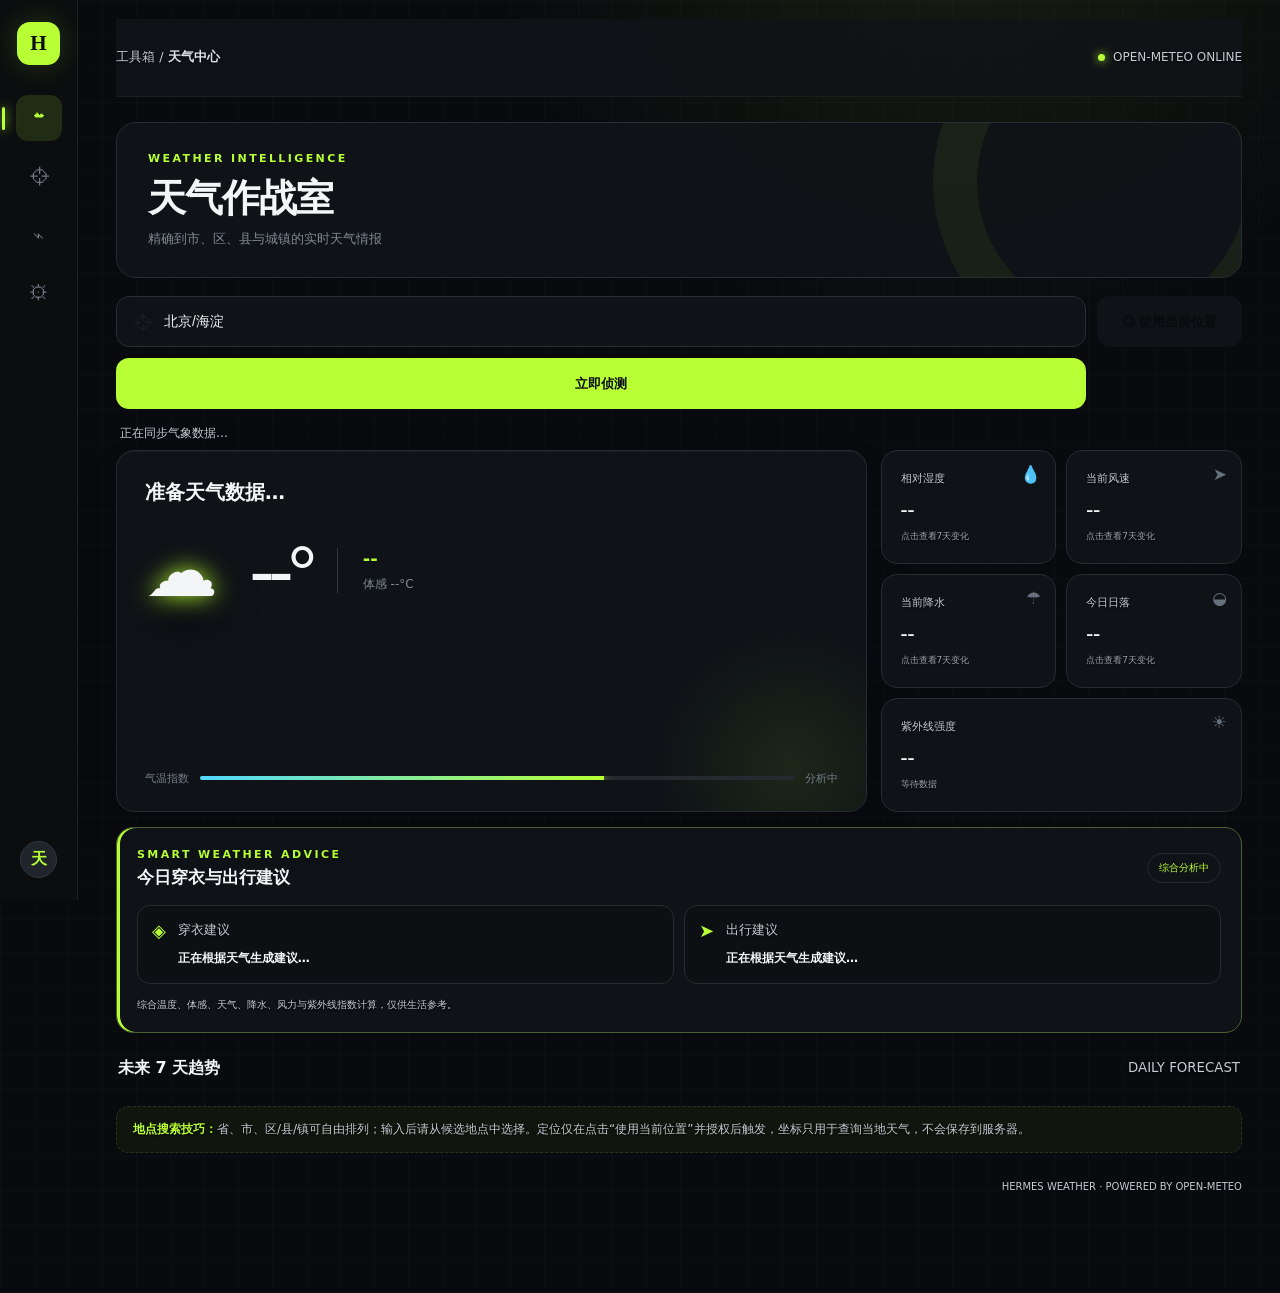
<file: HermesWeather-frontend-1.4.5-p1.html>
<!doctype html>
<html lang="zh-CN"><head><meta charset="utf-8"><meta http-equiv="Cache-Control" content="no-cache, no-store, must-revalidate"><meta http-equiv="Pragma" content="no-cache"><meta http-equiv="Expires" content="0"><meta name="app-version" content="1.4.5-p1-blur-location-text-fix"><meta name="viewport" content="width=device-width,initial-scale=1"><title>Hermes Weather</title>
<style>
:root{--bg:#080a0d;--surface:#111419;--surface2:#171b21;--line:#252b33;--text:#f3f5f7;--muted:#89919c;--green:#b8ff35;--green2:#80d900;--cyan:#51d9ff;--danger:#ff646d}*{box-sizing:border-box}html{scroll-behavior:smooth}body{margin:0;min-height:100vh;color:var(--text);font-family:"Microsoft YaHei UI","Segoe UI",system-ui,sans-serif;background:var(--bg);background-image:radial-gradient(circle at 75% -10%,rgba(184,255,53,.09),transparent 28%),linear-gradient(rgba(255,255,255,.014) 1px,transparent 1px),linear-gradient(90deg,rgba(255,255,255,.014) 1px,transparent 1px);background-size:auto,34px 34px,34px 34px}.shell{display:grid;grid-template-columns:78px 1fr;min-height:100vh}.sidebar{position:fixed;inset:0 auto 0 0;width:78px;background:#0c0e11;border-right:1px solid #1d2228;display:flex;flex-direction:column;align-items:center;z-index:20}.logo{width:43px;height:43px;margin:22px 0 30px;border-radius:13px;display:grid;place-items:center;background:var(--green);color:#090b0d;font:bold 21px "Segoe UI";box-shadow:0 0 30px #b8ff3530}.nav{display:flex;flex-direction:column;gap:12px}.nav-item{position:relative;width:46px;height:46px;border:0;border-radius:12px;background:transparent;color:#717984;display:grid;place-items:center;font-size:20px;cursor:pointer}.nav-item.active,.nav-item:hover{color:var(--green);background:#b8ff3510}.nav-item.active:before{content:"";position:absolute;left:-16px;width:3px;height:23px;border-radius:3px;background:var(--green);box-shadow:0 0 12px var(--green)}.avatar{margin-top:auto;margin-bottom:22px;width:37px;height:37px;border-radius:50%;display:grid;place-items:center;background:#20252c;color:var(--green);font-weight:bold;border:1px solid #303740}.page{grid-column:2;padding:0 38px 38px;max-width:1500px;width:100%;margin:auto}.topbar{height:78px;display:flex;align-items:center;justify-content:space-between;border-bottom:1px solid #1a1e23}.crumb{color:#737b86;font-size:13px}.crumb b{color:#dfe3e8}.online{display:flex;align-items:center;gap:8px;color:#828b96;font-size:12px}.dot{width:7px;height:7px;border-radius:50%;background:var(--green);box-shadow:0 0 10px var(--green)}.banner{position:relative;overflow:hidden;margin:25px 0 18px;padding:29px 31px;border-radius:20px;border:1px solid #262d34;background:linear-gradient(110deg,#151a20 0%,#101418 65%,#19220f 100%)}.banner:after{content:"";position:absolute;width:270px;height:270px;right:-50px;top:-120px;border:44px solid rgba(184,255,53,.06);border-radius:50%}.eyebrow{color:var(--green);font-size:11px;font-weight:800;letter-spacing:2.4px}.banner h1{font-size:clamp(25px,3vw,39px);margin:8px 0 6px;letter-spacing:-1px}.banner p{color:#7f8994;margin:0;font-size:13px}.search-area{display:grid;grid-template-columns:1fr auto;gap:11px;margin:0 0 15px}.searchbox{position:relative}.searchbox:before{content:"⌖";position:absolute;left:17px;top:50%;transform:translateY(-50%);color:#69727d;font-size:19px}.searchbox input{width:100%;height:51px;padding:0 20px 0 47px;color:#f3f5f7;background:#12161b;border:1px solid #292f36;border-radius:13px;outline:none;font-size:14px;transition:.2s}.searchbox input:focus{border-color:#607e2d;box-shadow:0 0 0 3px #b8ff350c}.search-area button{height:51px;padding:0 25px;border:0;border-radius:13px;color:#0b0d0f;background:var(--green);font-weight:900;cursor:pointer;transition:.2s}.search-area button:hover{background:#ccff6e;transform:translateY(-1px)}.search-area button:disabled{filter:grayscale(.7);cursor:wait}.status{min-height:26px;padding:0 4px;color:#78818c;font-size:12px}.status.error{color:var(--danger)}.dashboard{display:grid;grid-template-columns:minmax(410px,1.35fr) minmax(280px,.65fr);gap:14px}.hero{position:relative;overflow:hidden;min-height:280px;padding:28px;border:1px solid var(--line);border-radius:18px;background:linear-gradient(135deg,#171c22,#11151a)}.hero:before{content:"";position:absolute;right:-75px;bottom:-105px;width:300px;height:300px;border-radius:50%;background:radial-gradient(circle,#b8ff3516,transparent 65%)}.location{font-size:20px;font-weight:900}.updated{color:#707985;font-size:11px;margin-top:7px}.hero-main{display:flex;align-items:center;margin-top:22px}.big-icon{font-size:73px;width:105px;filter:drop-shadow(0 12px 18px #0009)}.temperature{font:800 72px "Segoe UI";letter-spacing:-5px}.condition-wrap{margin-left:25px;padding-left:25px;border-left:1px solid #30363e}.condition{color:var(--green);font-size:18px;font-weight:800}.feels{color:#818a95;margin-top:7px;font-size:12px}.tempbar{position:absolute;left:28px;right:28px;bottom:25px;display:flex;align-items:center;gap:11px;color:#747e89;font-size:11px}.bar{height:4px;flex:1;border-radius:4px;background:#242a30;overflow:hidden}.bar i{display:block;width:68%;height:100%;background:linear-gradient(90deg,var(--cyan),var(--green));box-shadow:0 0 10px var(--green)}.metrics{display:grid;grid-template-columns:1fr 1fr;gap:10px}.metric{position:relative;overflow:hidden;padding:19px;border:1px solid var(--line);border-radius:16px;background:var(--surface);transition:.2s}.metric:hover{border-color:#3b472d;transform:translateY(-2px)}.metric small{display:block;color:#78818c;font-size:11px}.metric b{display:block;font:700 21px "Segoe UI";margin-top:10px}.metric span{position:absolute;right:14px;top:13px;color:#66717d;font-size:17px}.forecast-head{display:flex;justify-content:space-between;align-items:center;margin:25px 2px 11px}.forecast-head h2{margin:0;font-size:16px}.forecast-head small{color:#646d77}.forecast{display:grid;grid-template-columns:repeat(7,1fr);gap:9px}.day{position:relative;overflow:hidden;text-align:center;padding:17px 7px;border-radius:15px;border:1px solid var(--line);background:var(--surface);transition:.2s}.day:first-child{border-color:#678c29;background:linear-gradient(180deg,#1b2316,#12161a)}.day:first-child:before{content:"TODAY";position:absolute;right:-20px;top:9px;width:70px;transform:rotate(42deg);color:#0a0c0e;background:var(--green);font:bold 7px "Segoe UI"}.day:hover{transform:translateY(-4px);border-color:#4c5d34}.day .date{color:#79828d;font-size:11px;line-height:1.7}.day .icon{font-size:31px;margin:11px 0 7px;filter:drop-shadow(0 7px 8px #0007)}.day .desc{min-height:34px;font-size:11px}.day .temp{font:700 13px "Segoe UI";margin:8px 0}.day .rain{color:var(--cyan);font-size:10px}.tip{margin-top:16px;padding:13px 16px;border-radius:12px;border:1px dashed #29321f;background:#10150d;color:#778269;font-size:11px}.tip b{color:var(--green)}footer{text-align:right;color:#484f58;font-size:10px;margin-top:18px}@media(max-width:930px){.dashboard{grid-template-columns:1fr}.hero{min-height:260px}.metrics{grid-template-columns:repeat(4,1fr)}.forecast{overflow-x:auto;grid-template-columns:repeat(7,125px);padding-bottom:8px}}@media(max-width:680px){.shell{grid-template-columns:1fr}.sidebar{display:none}.page{grid-column:1;padding:0 17px 25px}.topbar{height:58px}.banner{padding:22px}.metrics{grid-template-columns:1fr 1fr}.hero-main{flex-wrap:wrap}.big-icon{font-size:55px;width:80px}.temperature{font-size:57px}.condition-wrap{margin-left:14px;padding-left:14px}.search-area button{padding:0 16px}.forecast-head{margin-top:20px}}

.view{display:none}.view.active-view{display:block}.tool-view{padding-top:30px;animation:fadeIn .25s ease}@keyframes fadeIn{from{opacity:0;transform:translateY(5px)}to{opacity:1;transform:none}}.tool-head{display:flex;justify-content:space-between;align-items:flex-end;margin-bottom:20px}.tool-head h1{font-size:30px;margin:7px 0 5px}.tool-head p{color:var(--muted);font-size:13px;margin:0}.lime-btn{border:0;border-radius:11px;padding:12px 17px;background:var(--green);color:#090b0d;font-weight:900;cursor:pointer}.tool-grid{display:grid;grid-template-columns:1fr 1fr;gap:14px}.tool-panel{border:1px solid var(--line);border-radius:17px;background:var(--surface);padding:20px}.panel-title{display:flex;align-items:center;justify-content:space-between;padding-bottom:15px;border-bottom:1px solid var(--line)}.panel-title small{color:var(--muted)}.text-btn{border:0;background:none;color:var(--green);cursor:pointer}.place-list{display:grid;gap:8px;padding-top:13px}.place-item{display:flex;align-items:center;justify-content:space-between;padding:13px;border:1px solid #242a31;border-radius:12px;background:#0e1115;cursor:pointer;transition:.2s}.place-item:hover{border-color:var(--green);transform:translateX(3px)}.place-item b{font-size:13px}.place-item small{display:block;color:var(--muted);margin-top:4px}.place-actions button{border:0;background:none;color:#69727d;cursor:pointer;font-size:16px}.place-actions button:hover{color:var(--danger)}.empty{padding:35px 10px;text-align:center;color:#626b75;font-size:12px}.chart-panel{padding:15px;height:430px}.chart-panel canvas{width:100%;height:100%}.trend-legend{display:flex;gap:18px;color:var(--muted);font-size:11px}.trend-legend i{display:inline-block;width:8px;height:8px;border-radius:50%;margin-right:6px}.high-dot{background:var(--green)}.low-dot{background:var(--cyan)}.trend-cards{display:grid;grid-template-columns:repeat(4,1fr);gap:10px;margin-top:13px}.trend-cards article{padding:17px;border:1px solid var(--line);border-radius:14px;background:var(--surface)}.trend-cards small{display:block;color:var(--muted)}.trend-cards b{display:block;font-size:21px;margin-top:8px}.settings-list{display:grid;gap:10px}.setting-row{display:flex;align-items:center;justify-content:space-between;min-height:82px;padding:18px 20px;border:1px solid var(--line);border-radius:15px;background:var(--surface)}.setting-row small{display:block;color:var(--muted);margin-top:6px}.segmented{display:flex;padding:3px;border-radius:10px;background:#090b0e}.segmented button{border:0;border-radius:8px;padding:8px 16px;background:transparent;color:var(--muted);cursor:pointer}.segmented button.active{background:var(--green);color:#090b0d;font-weight:bold}.color-picks{display:flex;gap:10px}.color-picks button{width:27px;height:27px;border:3px solid transparent;border-radius:50%;background:var(--pick);cursor:pointer}.color-picks button.active{border-color:white;box-shadow:0 0 0 2px var(--pick)}.switch input{display:none}.switch span{display:block;width:45px;height:24px;border-radius:20px;background:#30363d;cursor:pointer;padding:3px}.switch span:after{content:"";display:block;width:18px;height:18px;border-radius:50%;background:#818a94;transition:.2s}.switch input:checked+span{background:#b8ff3540}.switch input:checked+span:after{transform:translateX(21px);background:var(--green)}.setting-input{width:230px;padding:11px 13px;border:1px solid #30363d;border-radius:10px;outline:none;background:#0b0e12;color:var(--text)}.setting-input:focus{border-color:var(--green)}.outline-btn{padding:10px 17px;border:1px solid #61333a;border-radius:10px;background:transparent;color:#ff7a82;cursor:pointer}.toast{position:fixed;right:25px;bottom:25px;z-index:99;padding:13px 18px;border:1px solid #3b472d;border-radius:11px;background:#151b11;color:var(--text);box-shadow:0 15px 40px #0008;transform:translateY(100px);opacity:0;transition:.25s}.toast.show{transform:none;opacity:1}@media(max-width:800px){.tool-grid{grid-template-columns:1fr}.trend-cards{grid-template-columns:1fr 1fr}.tool-head{align-items:flex-start;gap:15px;flex-direction:column}.setting-row{gap:16px}.chart-panel{height:340px}}@media(max-width:520px){.setting-row{align-items:flex-start;flex-direction:column}.setting-input{width:100%}.trend-cards{grid-template-columns:1fr 1fr}}

.custom-bg,.bg-shade{position:fixed;inset:-25px;pointer-events:none;opacity:0;transition:opacity .35s,filter .25s;z-index:-2}.custom-bg{background-position:center;background-size:cover;background-repeat:no-repeat}.bg-shade{inset:0;background:#080a0d;z-index:-1}.has-custom-bg .custom-bg,.has-custom-bg .bg-shade{opacity:1}.has-custom-bg{background-image:none}.has-custom-bg .sidebar{background-color:rgba(var(--sidebar-rgb,12,14,17),var(--panel-alpha,.88));backdrop-filter:blur(14px)}.has-custom-bg .topbar{background:rgba(8,10,13,.35);backdrop-filter:blur(10px)}.has-custom-bg .banner,.has-custom-bg .hero,.has-custom-bg .metric,.has-custom-bg .day,.has-custom-bg .tool-panel,.has-custom-bg .trend-cards article,.has-custom-bg .setting-row{backdrop-filter:blur(14px);background-color:rgba(var(--panel-rgb,17,20,25),var(--panel-alpha,.88))}.bg-controls{display:flex;align-items:center;gap:15px}.upload-btn{border-color:#52682d;color:var(--green)}.range-controls{display:flex;gap:22px}.range-controls label{display:grid;grid-template-columns:48px 140px 42px;align-items:center;gap:8px;color:var(--muted);font-size:11px}.range-controls input{accent-color:var(--green)}.range-controls output{color:var(--text);text-align:right;font:11px "Segoe UI"}@media(max-width:650px){.range-controls{width:100%;flex-direction:column}.range-controls label{grid-template-columns:45px 1fr 40px}.bg-controls{width:100%;justify-content:flex-start}}

.accent-controls{display:flex;align-items:center;gap:15px}.custom-color{display:flex;align-items:center;gap:7px;color:var(--muted);font-size:11px;cursor:pointer}.custom-color input{width:30px;height:30px;padding:0;border:0;border-radius:7px;background:transparent;cursor:pointer}.mode-select{display:flex;gap:7px}.mode-select button{padding:9px 13px;border:1px solid #30363d;border-radius:10px;background:#0c0f13;color:var(--muted);cursor:pointer}.mode-select button.active{border-color:var(--green);color:var(--green);background:color-mix(in srgb,var(--green) 9%,transparent)}.mode-select i{font-style:normal;margin-right:4px}.single-range{display:grid;grid-template-columns:minmax(150px,220px) 45px;align-items:center;gap:10px}.single-range input{accent-color:var(--green)}.single-range output{text-align:right;color:var(--text);font:12px "Segoe UI"}
body.theme-light{--bg:#e9edf2;--surface:#f9fafb;--surface2:#eef1f4;--line:#d3d9e0;--text:#171b20;--muted:#65707d;background-color:var(--bg);background-image:radial-gradient(circle at 75% -10%,color-mix(in srgb,var(--green) 15%,transparent),transparent 30%),linear-gradient(rgba(0,0,0,.025) 1px,transparent 1px),linear-gradient(90deg,rgba(0,0,0,.025) 1px,transparent 1px)}body.theme-light .sidebar{background:rgba(247,249,251,var(--panel-alpha));border-color:#d7dde3}body.theme-light .topbar{border-color:#d4dae0}body.theme-light .banner{background:linear-gradient(110deg,rgba(255,255,255,var(--panel-alpha)),rgba(240,244,247,var(--panel-alpha)),color-mix(in srgb,var(--green) 12%,rgba(255,255,255,var(--panel-alpha))))}body.theme-light .hero,body.theme-light .metric,body.theme-light .day,body.theme-light .tool-panel,body.theme-light .trend-cards article,body.theme-light .setting-row{background:rgba(249,250,251,var(--panel-alpha));box-shadow:0 8px 30px rgba(37,48,59,.07)}body.theme-light .searchbox input,body.theme-light .setting-input,body.theme-light .place-item,body.theme-light .mode-select button{background:rgba(255,255,255,.92);color:#171b20;border-color:#cfd6dd}body.theme-light .day:first-child{background:linear-gradient(180deg,color-mix(in srgb,var(--green) 12%,white),rgba(249,250,251,var(--panel-alpha)))}body.theme-light .bg-shade{background:#eef1f4}.hero,.metric,.day,.tool-panel,.trend-cards article,.setting-row,.banner{background-color:rgba(var(--panel-rgb,17,20,25),var(--panel-alpha,.88))}.sidebar{background-color:rgba(var(--sidebar-rgb,12,14,17),var(--panel-alpha,.88))}@media(max-width:700px){.mode-select{flex-wrap:wrap}.accent-controls{width:100%;justify-content:space-between}.single-range{width:100%}}

.searchbox{z-index:12}.suggestions{position:absolute;left:0;right:0;top:57px;display:none;max-height:330px;overflow:auto;padding:7px;border:1px solid var(--line);border-radius:13px;background:rgba(var(--panel-rgb),.97);box-shadow:0 20px 50px #0009;backdrop-filter:blur(18px);z-index:50}.suggestions.show{display:block}.suggestion{display:flex;align-items:center;justify-content:space-between;padding:11px 12px;border-radius:9px;cursor:pointer}.suggestion:hover,.suggestion.selected{background:color-mix(in srgb,var(--green) 11%,transparent)}.suggestion b{font-size:12px}.suggestion small{display:block;color:var(--muted);margin-top:3px;font-size:10px}.suggestion em{font-style:normal;color:#5f6975;font-size:10px}.suggestion-empty{padding:18px;text-align:center;color:var(--muted);font-size:11px}.weather-scene{position:fixed;inset:0;overflow:hidden;pointer-events:none;z-index:-4;transition:background 1s}.scene-sky,.scene-clouds,.scene-rain,.scene-snow,.scene-flash{position:absolute;inset:0}.scene-sky{transition:background 1s}.weather-clear .scene-sky{background:radial-gradient(circle at 78% 18%,rgba(255,191,55,.38),transparent 17%),linear-gradient(150deg,#163353,#090c12 70%)}.weather-cloudy .scene-sky{background:linear-gradient(150deg,#29333e,#090b0e 75%)}.weather-rain .scene-sky,.weather-storm .scene-sky{background:linear-gradient(150deg,#172b3c,#07090d 72%)}.weather-snow .scene-sky{background:linear-gradient(150deg,#7a94a7,#18212a 72%)}.weather-fog .scene-sky{background:linear-gradient(150deg,#64717a,#15191d 75%)}.scene-orb{position:absolute;right:10%;top:8%;width:150px;height:150px;border-radius:50%;opacity:0;transition:1s}.weather-clear .scene-orb{opacity:.85;background:#ffd769;box-shadow:0 0 70px #ffcb4f80}.scene-clouds{opacity:0;background:radial-gradient(ellipse at 20% 22%,rgba(210,223,231,.2) 0 9%,transparent 28%),radial-gradient(ellipse at 75% 34%,rgba(178,194,204,.18) 0 12%,transparent 32%);animation:cloudMove 24s ease-in-out infinite alternate}.weather-cloudy .scene-clouds,.weather-rain .scene-clouds,.weather-storm .scene-clouds,.weather-snow .scene-clouds,.weather-fog .scene-clouds{opacity:1}@keyframes cloudMove{to{transform:translateX(5%) scale(1.08)}}.weather-rain .scene-rain,.weather-storm .scene-rain{opacity:.55;background-image:repeating-linear-gradient(105deg,transparent 0 18px,rgba(116,207,255,.5) 19px 20px,transparent 21px 35px);background-size:42px 110px;animation:rainFall .55s linear infinite}@keyframes rainFall{to{background-position:-15px 110px}}.scene-rain,.scene-snow{opacity:0}.weather-snow .scene-snow{opacity:.75;background-image:radial-gradient(circle,#fff 0 2px,transparent 2.5px),radial-gradient(circle,#d9f3ff 0 1.5px,transparent 2px);background-size:55px 70px,83px 92px;animation:snowFall 7s linear infinite}@keyframes snowFall{to{background-position:40px 350px,-35px 460px}}.weather-storm .scene-flash{animation:flash 6s infinite}@keyframes flash{0%,90%,94%,100%{background:transparent}91%,93%{background:rgba(210,235,255,.18)}}.has-custom-bg .weather-scene{mix-blend-mode:screen;opacity:.6}body.theme-light .weather-scene{filter:saturate(.75) brightness(1.3);opacity:.42}body.weather-clear{--weather-glow:#ffd24d}body.weather-rain{--weather-glow:#51d9ff}body.weather-snow{--weather-glow:#dff7ff}body.weather-storm{--weather-glow:#9da9ff}body.weather-cloudy,body.weather-fog{--weather-glow:#aebdca}.big-icon{text-shadow:0 0 25px var(--weather-glow,var(--green))}.hero{box-shadow:inset 0 1px rgba(255,255,255,.04),0 20px 60px rgba(0,0,0,calc((100 - var(--opacity-num,88))*.004))}

/* Full-screen weather particle layer and layout repairs */
.weather-scene{position:fixed;inset:0;width:100vw;height:100vh;z-index:-3;overflow:hidden}.weather-canvas{position:absolute;inset:0;width:100%;height:100%;display:block;opacity:.92}.custom-bg{z-index:-4}.bg-shade{z-index:-2}.shell{position:relative;z-index:1}.page{min-width:0;padding-bottom:64px}.nav-item.active:before{left:-14px}.forecast{min-width:0}.day{min-width:0}.day:first-child:before{right:-17px;top:10px}.day .desc{overflow-wrap:anywhere;line-height:1.45}.updated,.status,.metric small,.day .date,.forecast-head small,.tip,footer,.crumb,.online{color:#9aa3ae}.tip{line-height:1.6}footer{min-height:28px;padding:8px 0 4px}.search-area{position:relative;z-index:15}.dashboard,.forecast-head,.forecast,.tip,footer{position:relative;z-index:2}@media(max-width:1100px){.forecast{grid-template-columns:repeat(7,minmax(105px,1fr));gap:7px}.day{padding-left:5px;padding-right:5px}.day .desc{font-size:10px}}@media(max-width:930px){.forecast{grid-template-columns:repeat(7,125px);overflow-x:auto;scrollbar-color:var(--green) transparent}.page{padding-bottom:75px}}@media(max-width:680px){.hero-main{gap:2px}.condition-wrap{max-width:44%}.updated{overflow-wrap:anywhere}.page{padding-bottom:80px}}@media(prefers-reduced-motion:reduce){.weather-canvas{display:none}.scene-clouds,.scene-flash{animation:none!important}}
body{isolation:isolate}.custom-bg{z-index:0}.bg-shade{z-index:1}.weather-scene{z-index:2}.shell{z-index:3}.sidebar{z-index:20}.toast{z-index:99}
.weather-scene{opacity:1!important;visibility:visible!important}.scene-sky{opacity:.72}.has-custom-bg .scene-sky{opacity:.28}.weather-canvas{opacity:1;mix-blend-mode:screen}.weather-rain .weather-canvas,.weather-storm .weather-canvas{filter:drop-shadow(0 0 2px rgba(120,210,255,.45))}.weather-snow .weather-canvas{filter:drop-shadow(0 0 3px rgba(255,255,255,.65))}@media(prefers-reduced-motion:reduce){.weather-canvas{display:block!important;opacity:.72}.scene-clouds,.scene-flash{animation:none!important}}

/* Precipitation must remain visible across the entire viewport, including translucent panels. */
.weather-canvas{position:fixed!important;inset:0!important;width:100vw!important;height:100vh!important;z-index:12!important;pointer-events:none!important;opacity:.68!important;mix-blend-mode:screen;visibility:visible!important}.weather-rain~.weather-canvas,.weather-storm~.weather-canvas{opacity:.72!important}.sidebar{z-index:20}.suggestions{z-index:50}.toast{z-index:99}body.theme-light .weather-canvas{mix-blend-mode:multiply;opacity:.38!important}@media(prefers-reduced-motion:reduce){.weather-canvas{display:block!important;opacity:.32!important}}

.precip-overlay{position:fixed;inset:-120px -80px;z-index:11;pointer-events:none;display:none}.weather-rain .precip-overlay,.weather-storm .precip-overlay{display:block;opacity:.38;background-image:repeating-linear-gradient(107deg,transparent 0 20px,rgba(150,218,255,.62) 21px 22px,transparent 23px 42px);background-size:48px 125px;animation:fullRain .62s linear infinite;mix-blend-mode:screen}.weather-storm .precip-overlay{opacity:.5;animation-duration:.42s}.weather-snow .precip-overlay{display:block;opacity:.5;background-image:radial-gradient(circle,rgba(255,255,255,.9) 0 2px,transparent 2.7px),radial-gradient(circle,rgba(220,245,255,.8) 0 1.4px,transparent 2px);background-size:58px 72px,91px 105px;animation:fullSnow 7s linear infinite;mix-blend-mode:screen}@keyframes fullRain{to{background-position:-34px 125px}}@keyframes fullSnow{to{background-position:45px 430px,-35px 525px}}body.theme-light .weather-rain .precip-overlay,body.theme-light .weather-storm .precip-overlay{mix-blend-mode:multiply;opacity:.25}@media(prefers-reduced-motion:reduce){.precip-overlay{animation:none!important;opacity:.2!important}}

/* Refined weather depth: soft far precipitation + random near particles. */
.weather-rain .precip-overlay{opacity:calc(.20 * var(--fx-intensity,1));background-size:61px 145px;animation-duration:.78s}.weather-storm .precip-overlay{opacity:calc(.28 * var(--fx-intensity,1));background-size:48px 132px;animation-duration:.52s}.weather-snow .precip-overlay{opacity:calc(.32 * var(--fx-intensity,1))}.weather-rain .weather-canvas,.weather-storm .weather-canvas{opacity:.78!important}.weather-snow .weather-canvas{opacity:.82!important}

/* Natural droplet rain: Canvas draws teardrop particles; CSS supplies only a subtle distant layer. */
.weather-rain .precip-overlay,.weather-storm .precip-overlay{display:block;background-image:radial-gradient(ellipse at center,rgba(168,222,250,.55) 0 1px,transparent 1.7px);background-size:38px 64px;animation:farDrops 1.4s linear infinite;mix-blend-mode:screen;opacity:.08}.rain-level-1 .precip-overlay{animation-duration:1.65s;opacity:.05}.rain-level-2 .precip-overlay{animation-duration:1.2s;opacity:.07}.rain-level-3 .precip-overlay{animation-duration:.88s;opacity:.09}.rain-level-4 .precip-overlay{animation-duration:.68s;opacity:.16}@keyframes farDrops{to{background-position:-18px 128px}}.weather-rain .weather-canvas,.weather-storm .weather-canvas{opacity:.9!important;filter:drop-shadow(0 1px 2px rgba(94,185,235,.18))}body.theme-light .weather-rain .precip-overlay,body.theme-light .weather-storm .precip-overlay{opacity:.035;mix-blend-mode:multiply}body.theme-light .weather-rain .weather-canvas,body.theme-light .weather-storm .weather-canvas{opacity:.62!important;mix-blend-mode:multiply}

/* Grid precipitation removed: all rain/snow now comes from random Canvas particles only. */
.precip-overlay,.weather-rain .precip-overlay,.weather-storm .precip-overlay,.weather-snow .precip-overlay{display:none!important;background:none!important;animation:none!important}

.top-actions{display:flex;align-items:center;gap:8px}.window-action{width:34px;height:34px;padding:0;border:1px solid var(--line);border-radius:9px;background:rgba(var(--panel-rgb),var(--panel-alpha));color:var(--muted);cursor:pointer;font-size:16px}.window-action:hover{border-color:var(--green);color:var(--green)}
/* Fullscreen and compact-window layout */
body.fullscreen-ui .page{max-width:none;padding-left:42px;padding-right:42px}body.fullscreen-ui .banner{margin-top:18px}.shell,.page{min-height:100vh}.hero-main,.metric,.day{min-width:0}
@media(max-width:760px){.page{padding:0 12px 70px}.topbar{height:54px}.crumb{font-size:11px}.online{display:none}.banner{margin:13px 0 12px;padding:19px 18px;border-radius:15px}.banner h1{font-size:25px}.banner p{font-size:11px}.search-area{grid-template-columns:minmax(0,1fr) auto;gap:7px}.searchbox input{height:46px;padding-left:40px;font-size:12px}.search-area button{height:46px;padding:0 13px;font-size:12px}.dashboard{gap:9px}.hero{min-height:235px;padding:19px}.location{font-size:17px}.big-icon{font-size:50px;width:72px}.temperature{font-size:52px}.condition-wrap{margin-left:9px;padding-left:10px}.metrics{gap:7px}.metric{padding:14px}.metric b{font-size:17px}.forecast-head{margin-top:17px}.tip{font-size:10px;padding:10px}.tool-view{padding-top:18px}.tool-head h1{font-size:24px}.chart-panel{height:300px}}
@media(max-width:480px){.top-actions{gap:4px}.window-action{width:30px;height:30px}.search-area{grid-template-columns:1fr}.search-area button{width:100%}.hero-main{display:grid;grid-template-columns:58px 82px 1fr}.big-icon{font-size:42px;width:auto}.temperature{font-size:44px}.condition-wrap{max-width:none}.metrics{grid-template-columns:1fr 1fr}.metric{min-height:82px}.forecast{grid-template-columns:repeat(7,112px)}.tool-grid{grid-template-columns:1fr}.trend-cards{grid-template-columns:1fr 1fr}.settings-list{gap:7px}.setting-row{padding:15px}.mode-select{width:100%}.mode-select button{flex:1;padding:8px 5px}.color-picks{gap:7px}}
@media(max-width:380px){.page{padding-left:8px;padding-right:8px}.banner h1{font-size:22px}.metrics{grid-template-columns:1fr}.hero-main{grid-template-columns:50px 72px 1fr}.temperature{font-size:39px}.forecast{grid-template-columns:repeat(7,105px)}}

/* Prevent narrow-window horizontal clipping caused by intrinsic grid/card widths. */
html,body{max-width:100%;overflow-x:hidden}.page,.view,.dashboard,.hero,.metrics,.metric,.search-area,.searchbox,.forecast-head,.tip{max-width:100%;min-width:0}.metrics>*{min-width:0}.searchbox input{min-width:0}.shell{width:100%}@media(max-width:480px){.metrics{grid-template-columns:minmax(0,1fr) minmax(0,1fr)}.metric{overflow:hidden}.metric b{font-size:15px;white-space:nowrap}.metric span{right:9px}.page{width:100%;overflow-x:hidden}.forecast{max-width:100%;overflow-x:auto}}

@media(max-width:540px){.metrics{grid-template-columns:1fr}.metric{width:100%}.dashboard{grid-template-columns:1fr}.search-area{grid-template-columns:1fr}.search-area button{width:100%}.banner,.hero,.metrics,.metric{box-sizing:border-box}.topbar{padding-right:2px}}

.locate-btn{height:58px;padding:0 18px;border:1px solid color-mix(in srgb,var(--green) 45%,var(--line));border-radius:13px;background:rgba(var(--panel-rgb),var(--panel-alpha));color:var(--text);font-weight:700;cursor:pointer;white-space:nowrap;transition:.2s}.locate-btn:hover{border-color:var(--green);color:var(--green)}.locate-btn:disabled{opacity:.55;cursor:wait}@media(max-width:760px){.search-area{flex-wrap:wrap}.searchbox{flex:1 1 100%}.locate-btn,#btn{flex:1}}

.metric{width:100%;color:var(--text);text-align:left;font-family:inherit;cursor:pointer}.metric:focus-visible{outline:2px solid var(--green);outline-offset:2px}.metric em{display:block;margin-top:8px;color:var(--green);font-size:9px;font-style:normal;opacity:.78}.metric-modal{position:fixed;inset:0;z-index:120;display:none;align-items:center;justify-content:center;padding:20px;background:#020407c9;backdrop-filter:blur(12px)}.metric-modal.show{display:flex}.metric-dialog{position:relative;width:min(820px,96vw);max-height:92vh;overflow:auto;padding:27px;border:1px solid color-mix(in srgb,var(--green) 35%,var(--line));border-radius:20px;background:rgba(var(--panel-rgb),.98);box-shadow:0 30px 90px #000}.metric-dialog h2{margin:7px 0}.metric-dialog p{margin:0 0 16px;color:var(--muted)}.metric-close{position:absolute;right:16px;top:14px;width:34px;height:34px;border:1px solid var(--line);border-radius:9px;background:transparent;color:var(--text);font-size:22px;cursor:pointer}.metric-dialog canvas{display:block;width:100%;height:300px}.metric-values{display:grid;grid-template-columns:repeat(7,1fr);gap:7px;margin-top:14px}.metric-values div{padding:10px 5px;border:1px solid var(--line);border-radius:10px;text-align:center}.metric-values small{display:block;color:var(--muted)}.metric-values b{display:block;margin-top:5px;font-size:12px}@media(max-width:650px){.metric-dialog canvas{height:230px}.metric-values{grid-template-columns:repeat(4,1fr)}}

.metrics .uv-metric{grid-column:1/-1}.advice-panel{margin-top:15px;padding:20px;border:1px solid color-mix(in srgb,var(--green) 25%,var(--line));border-radius:17px;background:rgba(var(--panel-rgb),var(--panel-alpha));box-shadow:inset 3px 0 var(--green)}.advice-title{display:flex;align-items:center;justify-content:space-between;gap:15px}.advice-title h2{margin:5px 0 0;font-size:17px}.advice-title>span{padding:7px 11px;border:1px solid var(--line);border-radius:999px;color:var(--green);font-size:10px}.advice-grid{display:grid;grid-template-columns:1fr 1fr;gap:10px;margin-top:16px}.advice-grid article{display:flex;gap:12px;align-items:flex-start;padding:14px;border:1px solid var(--line);border-radius:13px;background:rgba(0,0,0,.12)}.advice-grid article>span{color:var(--green);font-size:18px}.advice-grid small{display:block;color:var(--muted);margin-bottom:6px}.advice-grid b{font-size:12px;line-height:1.75}.advice-panel>p{margin:13px 0 0;color:var(--muted);font-size:10px}@media(max-width:650px){.advice-grid{grid-template-columns:1fr}.advice-title{align-items:flex-start;flex-direction:column}}

body.compact-ui .page{max-width:980px}body.compact-ui .banner{padding-top:18px;padding-bottom:18px}body.compact-ui .weather-canvas{display:block!important;visibility:visible!important;opacity:.72!important}body.compact-ui .weather-scene{display:block!important;visibility:visible!important}.compact-ui .scene-sky,.compact-ui .scene-clouds,.compact-ui .scene-orb{animation-play-state:running!important}
/* Mobile dock regression fix: keep all four tool views reachable on narrow web screens. */
@media(max-width:680px){
 .page{padding-bottom:calc(92px + env(safe-area-inset-bottom))}
 .sidebar{display:flex;position:fixed;left:0;right:0;bottom:0;top:auto;width:auto;height:calc(72px + env(safe-area-inset-bottom));padding:7px 8px env(safe-area-inset-bottom);flex-direction:row;align-items:center;z-index:1000;border-right:0;border-top:1px solid rgba(255,255,255,.12);background-color:rgba(var(--sidebar-rgb,12,14,17),var(--panel-alpha,.88));backdrop-filter:blur(20px)}
 .sidebar .logo,.sidebar .avatar{display:none}.nav{display:grid;grid-template-columns:repeat(4,minmax(0,1fr));width:100%;gap:4px}
 .nav-item{width:100%;height:56px;border-radius:13px;display:flex;flex-direction:column;gap:2px;align-items:center;justify-content:center;font-size:20px}
 .nav-item::after{content:attr(data-label);font-size:11px;font-weight:700;letter-spacing:.04em}.nav-item.active:before{display:none}
 .nav-item.active{background:color-mix(in srgb,var(--green) 13%,transparent)}
 .toast{bottom:calc(86px + env(safe-area-inset-bottom))}
}
</style>
<style>
html{overscroll-behavior:none}body.android-app .window-action{display:none}
body.android-app .topbar{padding-top:max(0px,env(safe-area-inset-top))}
body.android-app .page{padding-bottom:calc(94px + env(safe-area-inset-bottom))}
.update-box{display:flex;flex-direction:column;gap:8px;min-width:min(100%,430px)}.update-actions{display:flex;gap:8px;flex-wrap:wrap}.update-status{font-size:12px;color:var(--muted);word-break:break-all}.update-url{width:100%;min-width:250px}
@media(max-width:540px){body.android-app .page{padding-left:10px;padding-right:10px}.update-box,.update-url{min-width:0;width:100%}.update-actions button{flex:1}}

/* p2 semantic color normalization: all interactive accents follow the selected theme color. */
:root{--accent-soft:color-mix(in srgb,var(--green) 13%,transparent);--accent-border:color-mix(in srgb,var(--green) 42%,var(--line));--chart-secondary:color-mix(in srgb,var(--green) 42%,var(--cyan))}
.search-area button,.lime-btn,.segmented button.active{background:var(--green);color:#090b0d}.nav-item.active,.nav-item:hover,.text-btn,.eyebrow,.condition,.advice-grid article>span,.advice-title>span,.metric em,.upload-btn{color:var(--green)}
.nav-item.active,.nav-item:hover,.mode-select button.active{background:var(--accent-soft)}.mode-select button.active,.metric:hover,.locate-btn:hover,.searchbox input:focus{border-color:var(--accent-border)}
.switch input:checked+span:after{background:var(--green)}.switch input:checked+span{background:var(--accent-soft)}input[type=range]{accent-color:var(--green)}.toast{border-color:var(--accent-border);background:color-mix(in srgb,var(--panel-rgb) 94%,var(--green) 6%)}
body.theme-light .advice-grid article{background:rgba(255,255,255,.38)}body.theme-light .toast{background:rgba(249,250,251,.97)}

@media(max-width:680px){.nav-item{touch-action:manipulation;-webkit-tap-highlight-color:transparent;user-select:none}.nav-item:active{transform:scale(.96)}}

/* p3 final transparent surface cascade */
.sidebar{background:rgba(var(--sidebar-rgb),var(--panel-alpha))!important}
.topbar,.banner,.hero,.metric,.day,.advice-panel,.tool-panel,.place-item,.trend-cards article,.setting-row,.setting-input,.segmented,.mode-select button,.searchbox input,.search-area .locate-btn,.suggestions,.update-box{background:rgba(var(--panel-rgb),var(--panel-alpha))!important;background-image:none!important;backdrop-filter:blur(14px)}
.nav-item,.segmented button{background:transparent!important}.nav-item.active,.nav-item:hover,.mode-select button.active{background:var(--accent-soft)!important}.segmented button.active,.lime-btn,.search-area #btn{background:var(--green)!important;color:#090b0d}

/* Preserve readability at low panel opacity without making surfaces opaque. */
.has-custom-bg{--muted:#b9c0ca;--text:#f7f8fa}.has-custom-bg .tool-head p,.has-custom-bg .setting-row small,.has-custom-bg .updated,.has-custom-bg .status,.has-custom-bg .crumb,.has-custom-bg .forecast-head small{color:#c5cbd3;text-shadow:0 1px 2px rgba(0,0,0,.7)}
.has-custom-bg .setting-row b,.has-custom-bg .tool-head h1,.has-custom-bg .location,.has-custom-bg .metric b{color:#fff;text-shadow:0 1px 3px rgba(0,0,0,.75)}
@media(max-width:680px){.page{padding-bottom:calc(110px + env(safe-area-inset-bottom))!important}.tool-view{padding-bottom:calc(90px + env(safe-area-inset-bottom))!important}}

/* v1.4.5: blur control affects only the uploaded background, never tabs/cards/Dock. */
.has-custom-bg .sidebar,.has-custom-bg .topbar,.has-custom-bg .banner,.has-custom-bg .hero,.has-custom-bg .metric,.has-custom-bg .day,
.has-custom-bg .advice-panel,.has-custom-bg .tool-panel,.has-custom-bg .place-item,.has-custom-bg .trend-cards article,.has-custom-bg .setting-row,
.has-custom-bg .setting-input,.has-custom-bg .segmented,.has-custom-bg .mode-select button,.has-custom-bg .searchbox input,.has-custom-bg .suggestions{
 backdrop-filter:none!important;-webkit-backdrop-filter:none!important
}
.custom-bg{filter:url(#userBgBlurFilter);transform:scale(var(--bg-scale,1));will-change:filter,transform}.sidebar,.topbar,.banner,.hero,.metric,.day,.tool-panel,.setting-row{transition:background-color .18s,border-color .18s!important}
/* Improve all secondary/small text without changing panel opacity. */
:root{--small-text:#c5cbd3}.updated,.status,.metric small,.metric em,.day .date,.day .rain,.forecast-head small,.tip,footer,.crumb,.online,
.tool-head p,.panel-title small,.place-item small,.trend-cards small,.setting-row small,.custom-color,.range-controls label,.update-status,.advice-grid small,.advice-panel>p,
.suggestion small,.suggestion em{color:var(--small-text)!important;font-weight:500;text-shadow:0 1px 2px rgba(0,0,0,.8);line-height:1.55}
.setting-row small,.tool-head p,.status,.tip{font-size:max(12px,0.75rem)}.nav-item::after{font-size:12px!important;color:#d5dae1}.nav-item.active::after{color:var(--green)}
body.theme-light{--small-text:#46515e}body.theme-light .updated,body.theme-light .status,body.theme-light .setting-row small,body.theme-light .tool-head p{ text-shadow:0 1px 1px rgba(255,255,255,.65)}

/* Make blur changes immediate; never animate filter from a stale value. */
.custom-bg{transition:opacity .2s!important}
/* High-contrast structure at low opacity. */
.has-custom-bg .setting-row,.has-custom-bg .tool-panel,.has-custom-bg .hero,.has-custom-bg .metric,.has-custom-bg .day,.has-custom-bg .advice-panel,.has-custom-bg .trend-cards article{border-color:rgba(235,240,247,.30)!important;box-shadow:0 5px 18px rgba(0,0,0,.20)}
.has-custom-bg small,.has-custom-bg .updated,.has-custom-bg .status,.has-custom-bg .tip,.has-custom-bg footer,.has-custom-bg .crumb,.has-custom-bg .online,.has-custom-bg .tool-head p,.has-custom-bg .update-status{color:#e1e5eb!important;font-weight:600!important;text-shadow:0 1px 3px #000,0 0 5px rgba(0,0,0,.65)!important}
.has-custom-bg .nav-item{color:#dbe0e7!important}.has-custom-bg .setting-row b,.has-custom-bg h1,.has-custom-bg h2{font-weight:800;text-shadow:0 1px 3px #000}
.has-custom-bg input[type=range]{filter:drop-shadow(0 1px 2px rgba(0,0,0,.8))}.has-custom-bg .switch span{outline:1px solid rgba(255,255,255,.35)}
</style><script>document.addEventListener('DOMContentLoaded',()=>document.body.classList.add('android-app'));</script>
</head><body><div id="weatherScene" class="weather-scene"><div class="scene-sky"></div><div class="scene-orb"></div><div class="scene-clouds"></div><div class="scene-flash"></div></div><canvas id="weatherCanvas" class="weather-canvas"></canvas><svg width="0" height="0" aria-hidden="true"><filter id="userBgBlurFilter"><feGaussianBlur id="userBgBlurNode" stdDeviation="0"/></filter></svg><div id="customBg" class="custom-bg"></div><div id="bgShade" class="bg-shade"></div><div class="shell"><aside class="sidebar"><div class="logo">H</div><nav class="nav"><button class="nav-item active" data-view="weather" data-label="天气" title="天气">☁</button><button class="nav-item" data-view="places" data-label="地点" title="地点">⌖</button><button class="nav-item" data-view="trends" data-label="趋势" title="趋势">⌁</button><button class="nav-item" data-view="settings" data-label="设置" title="设置">⚙</button></nav><div class="avatar">天</div></aside><main class="page"><header class="topbar"><div class="crumb">工具箱 / <b>天气中心</b></div><div class="top-actions"><div class="online"><i class="dot"></i> OPEN-METEO ONLINE</div><button class="window-action" id="compactBtn" title="小窗模式">▣</button><button class="window-action" id="fullscreenBtn" title="全屏模式（F11）">⛶</button></div></header><section id="weatherView" class="view active-view"><section class="banner"><div class="eyebrow">WEATHER INTELLIGENCE</div><h1>天气作战室</h1><p>精确到市、区、县与城镇的实时天气情报</p></section><form class="search-area" id="form"><div class="searchbox"><input id="city" value="北京/海淀" placeholder="输入省市区（顺序不限），如 海淀 北京市" autocomplete="off"><div id="suggestions" class="suggestions"></div></div><button type="button" id="locateBtn" class="locate-btn" title="经你授权后使用设备位置">◎ 使用当前位置</button><button id="btn">立即侦测</button></form><div class="status" id="status">正在同步气象数据…</div><section class="dashboard"><article class="hero"><div class="location" id="location">准备天气数据…</div><div class="updated" id="updated"></div><div class="hero-main"><div class="big-icon" id="icon">☁️</div><div class="temperature" id="temperature">--°</div><div class="condition-wrap"><div class="condition" id="condition">--</div><div class="feels" id="feels">体感 --°C</div></div></div><div class="tempbar"><span>气温指数</span><div class="bar"><i></i></div><span id="level">分析中</span></div></article><section class="metrics"><button class="metric" data-metric="humidity"><small>相对湿度</small><b id="humidity">--</b><span>💧</span><em>点击查看7天变化</em></button><button class="metric" data-metric="wind"><small>当前风速</small><b id="wind">--</b><span>➤</span><em>点击查看7天变化</em></button><button class="metric" data-metric="rain"><small>当前降水</small><b id="rainNow">--</b><span>☂</span><em>点击查看7天变化</em></button><button class="metric" data-metric="sunset"><small>今日日落</small><b id="sunset">--</b><span>◒</span><em>点击查看7天变化</em></button><button class="metric uv-metric" data-metric="uv"><small>紫外线强度</small><b id="uvIndex">--</b><span>☀</span><em id="uvLevel">等待数据</em></button></section></section><section class="advice-panel"><div class="advice-title"><div><div class="eyebrow">SMART WEATHER ADVICE</div><h2>今日穿衣与出行建议</h2></div><span id="adviceRisk">综合分析中</span></div><div class="advice-grid"><article><span>◈</span><div><small>穿衣建议</small><b id="clothingAdvice">正在根据天气生成建议…</b></div></article><article><span>➤</span><div><small>出行建议</small><b id="travelAdvice">正在根据天气生成建议…</b></div></article></div><p id="adviceBasis">综合温度、体感、天气、降水、风力与紫外线指数计算，仅供生活参考。</p></section><div class="forecast-head"><h2>未来 7 天趋势</h2><small id="hint">DAILY FORECAST</small></div><section class="forecast" id="forecast"></section><div class="tip"><b>地点搜索技巧：</b>省、市、区/县/镇可自由排列；输入后请从候选地点中选择。定位仅在点击“使用当前位置”并授权后触发，坐标只用于查询当地天气，不会保存到服务器。</div><footer>HERMES WEATHER · POWERED BY OPEN-METEO</footer></section>
<section id="placesView" class="view tool-view"><div class="tool-head"><div><div class="eyebrow">LOCATION LIBRARY</div><h1>地点收藏库</h1><p>收藏常用地点，一键获取当地天气。</p></div><button class="lime-btn" id="saveCurrent">＋ 收藏当前地点</button></div><div class="tool-grid"><article class="tool-panel"><div class="panel-title"><b>★ 收藏地点</b><small id="favCount">0 个地点</small></div><div id="favorites" class="place-list"></div></article><article class="tool-panel"><div class="panel-title"><b>◷ 最近查询</b><button class="text-btn" id="clearRecent">清空</button></div><div id="recent" class="place-list"></div></article></div></section>
<section id="trendsView" class="view tool-view"><div class="tool-head"><div><div class="eyebrow">WEATHER ANALYTICS</div><h1>七日趋势分析</h1><p id="trendLocation">查询天气后查看气温与降水变化。</p></div><div class="trend-legend"><span><i class="high-dot"></i>最高温</span><span><i class="low-dot"></i>最低温</span></div></div><article class="tool-panel chart-panel"><canvas id="trendCanvas" width="1100" height="400"></canvas></article><div class="trend-cards"><article><small>七日最高</small><b id="weekHigh">--</b></article><article><small>七日最低</small><b id="weekLow">--</b></article><article><small>平均温度</small><b id="weekAvg">--</b></article><article><small>最高降水概率</small><b id="weekRain">--</b></article></div></section>
<section id="settingsView" class="view tool-view"><div class="tool-head"><div><div class="eyebrow">PREFERENCES</div><h1>工具箱设置</h1><p>自定义显示方式，设置会保存在本机浏览器。</p></div></div><div class="settings-list"><article class="setting-row"><div><b>温度单位</b><small>选择摄氏度或华氏度</small></div><div class="segmented"><button data-unit="C" class="active">°C</button><button data-unit="F">°F</button></div></article><article class="setting-row"><div><b>主题强调色</b><small>选择预设颜色，或使用取色器自定义任意颜色</small></div><div class="accent-controls"><div class="color-picks"><button data-color="#b8ff35" class="active" style="--pick:#b8ff35"></button><button data-color="#51d9ff" style="--pick:#51d9ff"></button><button data-color="#ffb84d" style="--pick:#ffb84d"></button><button data-color="#d49cff" style="--pick:#d49cff"></button></div><label class="custom-color" title="自定义强调色"><input id="customAccent" type="color" value="#b8ff35"><span>自定义</span></label></div></article><article class="setting-row"><div><b>显示模式</b><small>切换暗夜模式或明亮的日间模式</small></div><div class="mode-select"><button data-theme="dark" class="active"><i>☾</i> 暗夜</button><button data-theme="light"><i>☀</i> 日间</button><button data-theme="system"><i>◐</i> 跟随系统</button></div></article><article class="setting-row"><div><b>界面透明度</b><small>调整天气卡片、面板和侧边栏的透明程度</small></div><div class="single-range"><input id="panelOpacity" type="range" min="5" max="100" value="88"><output id="opacityValue">88%</output></div></article><article class="setting-row"><div><b>启动时自动查询</b><small>打开软件后自动刷新上次地点</small></div><label class="switch"><input id="autoSearch" type="checkbox" checked><span></span></label></article><article class="setting-row"><div><b>默认地点</b><small>用于软件启动时查询</small></div><input class="setting-input" id="defaultPlace" value="北京/海淀"></article><article class="setting-row bg-setting"><div><b>自定义背景</b><small>从本地上传 JPG、PNG、WebP 或 GIF（建议不超过 8 MB）</small></div><div class="bg-controls"><input id="bgUpload" type="file" accept="image/jpeg,image/png,image/webp,image/gif" hidden><button class="outline-btn upload-btn" id="chooseBg">选择图片</button><button class="text-btn" id="removeBg">恢复默认</button></div></article><article class="setting-row bg-setting"><div><b>背景显示</b><small>调节图片明暗与模糊程度，让文字保持清晰</small></div><div class="range-controls"><label>暗度 <input id="bgDarkness" type="range" min="0" max="90" value="55"><output id="darknessValue">55%</output></label><label>模糊 <input id="bgBlur" type="range" min="0" max="12" value="0"><output id="blurValue">0px</output></label></div></article><article class="setting-row"><div><b>远程更新</b><small>从 GitHub HTTPS 更新清单检查新版本；下载后由 Android 系统确认安装</small></div><div class="update-box"><div class="update-actions"><button class="lime-btn" id="checkUpdate">检查补丁</button><button class="outline-btn" id="viewUpdateReport">查看补丁报告</button></div><div class="update-status" id="updateStatus">客户端 1.4.5 · 已启用免安装补丁更新</div></div></article><article class="setting-row danger-row"><div><b>重置本地数据</b><small>清除收藏、历史和所有设置</small></div><button class="outline-btn" id="resetData">重置数据</button></article></div></section></main></div><div id="metricModal" class="metric-modal" aria-hidden="true"><div class="metric-dialog" role="dialog" aria-modal="true" aria-labelledby="metricTitle"><button id="metricClose" class="metric-close" aria-label="关闭">×</button><div class="eyebrow">7-DAY DATA TREND</div><h2 id="metricTitle">数据变化</h2><p id="metricSubtitle"></p><canvas id="metricChart" width="900" height="360"></canvas><div id="metricValues" class="metric-values"></div></div></div><script>
const W={0:['晴朗','☀️'],1:['大致晴朗','🌤️'],2:['局部多云','⛅'],3:['阴天','☁️'],45:['有雾','🌫️'],48:['雾凇','🌫️'],51:['小毛毛雨','🌦️'],53:['毛毛雨','🌦️'],55:['大毛毛雨','🌧️'],56:['冻毛毛雨','🌧️'],57:['强冻毛毛雨','🌧️'],61:['小雨','🌦️'],63:['中雨','🌧️'],65:['大雨','🌧️'],66:['冻雨','🌧️'],67:['强冻雨','🌧️'],71:['小雪','🌨️'],73:['中雪','🌨️'],75:['大雪','❄️'],77:['米雪','❄️'],80:['小阵雨','🌦️'],81:['阵雨','🌧️'],82:['强阵雨','⛈️'],85:['小阵雪','🌨️'],86:['强阵雪','❄️'],95:['雷暴','⛈️'],96:['雷暴伴冰雹','⛈️'],99:['强雷暴伴冰雹','⛈️']};const $=x=>document.getElementById(x),wi=c=>W[c]||[`未知天气 (${c})`,'◉'];
const ALIASES={'纽约':'New York','洛杉矶':'Los Angeles','旧金山':'San Francisco','华盛顿':'Washington','伦敦':'London','巴黎':'Paris','东京':'Tokyo','大阪':'Osaka','首尔':'Seoul','莫斯科':'Moscow','悉尼':'Sydney','墨尔本':'Melbourne','新加坡':'Singapore','曼谷':'Bangkok','迪拜':'Dubai','罗马':'Rome','柏林':'Berlin','马德里':'Madrid','温哥华':'Vancouver','多伦多':'Toronto'};
async function fetchJSON(url,tries=2){let last;for(let i=0;i<tries;i++){try{let ctl=new AbortController(),timer=setTimeout(()=>ctl.abort(),15000),r=await fetch(url,{signal:ctl.signal});clearTimeout(timer);if(!r.ok)throw Error('天气服务返回 '+r.status);return await r.json()}catch(e){last=e;if(i+1<tries)await new Promise(x=>setTimeout(x,600))}}throw last}
const ADMIN_SUFFIX=/(特别行政区|维吾尔自治区|壮族自治区|回族自治区|自治区|自治州|自治县|新区|地区|街道|省|市|区|县|镇|乡)$/;

function normalizeName(s){return String(s||'').toLowerCase().replace(/(特别行政区|维吾尔自治区|壮族自治区|回族自治区|自治区|自治州|自治县|新区|地区|街道|省|市|区|县|镇|乡|\s|,|，|\/|\\|>|-)/g,'')}

function queryParts(raw){let clean=String(raw||'').trim().replace(/[，,、/\\>→-]+/g,' '),parts=clean.split(/\s+/).filter(Boolean);if(parts.length===1&&/[省市区县镇乡]/.test(parts[0])){let found=parts[0].match(/.{1,16}?(?:特别行政区|维吾尔自治区|壮族自治区|回族自治区|自治区|自治州|自治县|新区|地区|街道|省|市|区|县|镇|乡)/g)||[],rest=parts[0].replace(found.join(''),'');parts=[...found,...(rest?[rest]:[])]}return[...new Set(parts)]}

function placeFields(place){return[place.name,place.admin4,place.admin3,place.admin2,place.admin1,place.country].filter(Boolean)}

function partWeight(x){return/(街道)$/.test(x)?7:/(镇|乡)$/.test(x)?6:/(区|县|自治县|新区)$/.test(x)?5:/(市|自治州|地区)$/.test(x)?4:/(省|自治区|特别行政区)$/.test(x)?3:2}function orderedParts(parts){return[...parts].sort((a,b)=>partWeight(a)-partWeight(b))}function editDistance(a,b){a=normalizeName(a);b=normalizeName(b);let prev=Array.from({length:b.length+1},(_,i)=>i);for(let i=1;i<=a.length;i++){let cur=[i];for(let j=1;j<=b.length;j++)cur[j]=Math.min(cur[j-1]+1,prev[j]+1,prev[j-1]+(a[i-1]===b[j-1]?0:1));prev=cur}return prev[b.length]}function similarity(a,b){a=normalizeName(a);b=normalizeName(b);if(!a&&!b)return 1;if(!a||!b)return 0;return 1-editDistance(a,b)/Math.max(a.length,b.length)}function fuzzyScore(place,raw,parts){let fields=placeFields(place),normFields=fields.map(normalizeName),name=normalizeName(place.name),score=0,matched=0,missing=0,deepest=[...parts].sort((a,b)=>partWeight(b)-partWeight(a))[0];for(let original of parts){let token=normalizeName(original),weight=partWeight(original),sims=normFields.map(x=>similarity(x,token)),best=Math.max(0,...sims),exact=normFields.includes(token);if(name===token){score+=weight*9e8;matched++}else if(exact){score+=weight*5e8;matched++}else if(best>=.8){score+=weight*2.6e8*best;matched++}else if(best>=.5){score+=weight*8e7*best;matched++}else{score-=weight*7e8;missing++}}let hierarchy=normalizeName(placeLabel(place)),rawNorm=normalizeName(raw);score+=similarity(hierarchy,rawNorm)*8e8;if(deepest&&name===normalizeName(deepest))score+=1.4e9;if(parts.length>1&&missing)score-=missing*1.2e9;if(place.source==='OpenStreetMap')score+=8e7;if((place.osmType==='administrative'||place.addresstype==='region'||place.addresstype==='city')&&parts.some(x=>/(省|市|区|县|镇|乡)$/.test(x)))score+=1.5e8;score+=Math.min(place.population||0,5e7);place._matchScore=score;let coverageHits=parts.filter(e=>normFields.some(f=>f===normalizeName(e)||f.includes(normalizeName(e))||normalizeName(e).includes(f))).length,tokenCoverage=coverageHits/Math.max(parts.length,1),nameMatch=deepest?similarity(name,normalizeName(deepest)):similarity(name,rawNorm),literal=s=>String(s||'').replace(/\s/g,''),sameAdminKind=partWeight(place.name)===partWeight(deepest||raw),exactLiteral=(literal(place.name)===literal(deepest||raw)||literal(raw).includes(literal(place.name)))&&sameAdminKind,scoreConfidence=1/(1+Math.exp(-(score-2.8e9)/9e8));place._matchPercent=Math.max(0,Math.min(100,Math.round(exactLiteral&&tokenCoverage===1?100:(tokenCoverage*.45+nameMatch*.15+(sameAdminKind?.08:0)+scoreConfidence*.32)*100)));return score}
function osmPlace(x){let a=x.address||{},displayParts=String(x.display_name||'').split(',').map(v=>v.trim()).filter(Boolean),country=a.country||displayParts.at(-1),state=a.state||a.province||displayParts.find(v=>/(省|自治区|特别行政区|北京市|天津市|上海市|重庆市)$/.test(v)),name=a.suburb||a.city_district||a.district||a.town||a.city||a.county||a.village||a.municipality||x.name||displayParts[0],between=displayParts.filter(v=>v!==name&&v!==state&&v!==country&&!/^[0-9-]+$/.test(v)),admin4=a.suburb&&a.suburb!==name?a.suburb:null,admin3=a.city_district||a.district||a.county||(a.city&&/(区|县)$/.test(a.city)?a.city:null),admin2=a.region||(a.city&&a.city!==name&&a.city!==admin3?a.city:null)||between.find(v=>v!==admin3&&/(市|州|地区|盟)$/.test(v))||a.town||a.municipality;if(admin2===name)admin2=null;return{name,admin4,admin3,admin2,admin1:state,country,latitude:Number(x.lat),longitude:Number(x.lon),feature_code:'OSM '+(x.type||''),osmType:x.type,osmClass:x.class,addresstype:x.addresstype,population:0,display_name:x.display_name,source:'OpenStreetMap'}}
const VERIFIED_PLACES=[{keys:['梅华','梅华街道','珠海梅华','香洲梅华'],name:'梅华街道',admin3:'香洲区',admin2:'珠海市',admin1:'广东省',country:'中国',latitude:22.2749161,longitude:113.5421003,feature_code:'VERIFIED ADM',source:'HermesVerified'}];function verifiedCandidates(raw){let n=normalizeName(raw),parts=queryParts(raw).map(normalizeName);return VERIFIED_PLACES.filter(x=>x.keys.some(k=>n===normalizeName(k)||parts.includes(normalizeName(k))||n.includes(normalizeName(k))))}
async function findCandidates(raw){let verified=verifiedCandidates(raw),parts=queryParts(raw),terms=[];for(let part of parts){let stripped=part.replace(ADMIN_SUFFIX,''),alias=ALIASES[part]||ALIASES[stripped];terms.push(alias,part,stripped)}terms=[...new Set(terms.filter(Boolean))];let osmBase='https://nominatim.openstreetmap.org/search?format=jsonv2&addressdetails=1&limit=20&accept-language=zh-CN&countrycodes='+(parts.some(x=>/[省市区县镇乡]/.test(x))?'cn&':''),osmQueries=[String(raw).trim(),parts.join(' '),orderedParts(parts).join(' ')],jobs=[...new Set(osmQueries.filter(Boolean))].map(q=>fetchJSON(osmBase+'q='+encodeURIComponent(q),1).then(x=>(x||[]).map(osmPlace)).catch(()=>[]));for(let term of terms)for(let lang of ['zh','en'])jobs.push(fetchJSON('https://geocoding-api.open-meteo.com/v1/search?name='+encodeURIComponent(term)+'&count=30&language='+lang+'&format=json',1).then(x=>x.results||[]).catch(()=>[]));let settled=await Promise.all(jobs),rows=[...verified,...settled.flat()],uniq=new Map;for(let x of rows){let key=Number(x.latitude).toFixed(3)+','+Number(x.longitude).toFixed(3),old=uniq.get(key);if(!old||x.source==='OpenStreetMap'||/[A-Za-z]/.test(old.name)&&!/[A-Za-z]/.test(x.name))uniq.set(key,x)}let ranked=[...uniq.values()].sort((a,b)=>(b.source==='HermesVerified')-(a.source==='HermesVerified')||fuzzyScore(b,raw,parts)-fuzzyScore(a,raw,parts)),target=parts.slice().sort((a,b)=>partWeight(b)-partWeight(a))[0],exactOSM=ranked.find(x=>x.source==='OpenStreetMap'&&normalizeName(x.name)===normalizeName(target)&&(!x.osmType||x.osmType==='administrative'||x.addresstype==='suburb'||x.addresstype==='district'));if(exactOSM)ranked=[exactOSM,...ranked.filter(x=>x!==exactOSM)];if(ranked.length){ranked[0]._matchPercent=Math.max(ranked[0]._matchPercent||0,Math.round(92+8*Math.min(1,similarity(placeLabel(ranked[0]),raw))));for(let i=1;i<ranked.length;i++)ranked[i]._matchPercent=Math.min(ranked[i]._matchPercent||0,(ranked[0]._matchPercent||100)-Math.min(4+i*2,12))}let explicit=parts.filter(x=>/(省|自治区|特别行政区|市|区|县|镇|乡|街道)$/.test(x)),top=ranked[0],topFields=top?placeFields(top).map(normalizeName):[],topCovers=explicit.length&&explicit.every(x=>topFields.some(f=>f===normalizeName(x)||f.includes(normalizeName(x))||normalizeName(x).includes(f)));if(topCovers)ranked=[...ranked.filter(x=>explicit.every(e=>placeFields(x).map(normalizeName).some(f=>f===normalizeName(e)||f.includes(normalizeName(e))||normalizeName(e).includes(f)))),...ranked.filter(x=>!explicit.every(e=>placeFields(x).map(normalizeName).some(f=>f===normalizeName(e)||f.includes(normalizeName(e))||normalizeName(e).includes(f))))];return ranked.slice(0,8)}

async function resolvePlace(raw){let rows=await findCandidates(raw);if(!rows.length)throw Error('找不到“'+raw+'”。可输入任意顺序的省、市、区/县/镇，并从候选列表选择');return rows[0]}

let suggestTimer=0,suggestRows=[],suggestIndex=-1,suggestToken=0,selectedPlace=null,selectedLabel='';function placeLabel(x){return[x.name,x.admin4,x.admin3,x.admin2,x.admin1,x.country].filter((v,i,a)=>v&&a.indexOf(v)===i).join(' · ')}function renderSuggestions(rows){suggestRows=rows;suggestIndex=-1;let box=$('suggestions');if(!rows.length){box.innerHTML='<div class="suggestion-empty">没有匹配地点，仍可按回车尝试搜索</div>';box.classList.add('show');return}box.innerHTML=rows.map((x,i)=>`<div class="suggestion" data-si="${i}"><div><b>${escapeHTML(x.name)}</b><small>${escapeHTML([x.admin4,x.admin3,x.admin2,x.admin1,x.country].filter((v,j,a)=>v&&a.indexOf(v)===j).join(' · '))}</small></div><em>匹配 ${x._matchPercent??0}% · ${x.source==='OpenStreetMap'?'OSM':(x.feature_code||'')}<br>${Number(x.latitude).toFixed(2)}, ${Number(x.longitude).toFixed(2)}</em></div>`).join('');box.classList.add('show');box.querySelectorAll('.suggestion').forEach(e=>e.onmousedown=ev=>{ev.preventDefault();chooseSuggestion(Number(e.dataset.si))})}function chooseSuggestion(i){let x=suggestRows[i];if(!x)return;selectedPlace=x;selectedLabel=placeLabel(x);$('city').value=selectedLabel;$('suggestions').classList.remove('show');search(x)}function updateSuggestSelection(){document.querySelectorAll('.suggestion').forEach((x,i)=>x.classList.toggle('selected',i===suggestIndex))}
$('city').addEventListener('input',()=>{selectedPlace=null;selectedLabel='';clearTimeout(suggestTimer);let q=$('city').value.trim(),token=++suggestToken;if(q.length<1){$('suggestions').classList.remove('show');return}suggestTimer=setTimeout(async()=>{let rows=await findCandidates(q);if(token===suggestToken)renderSuggestions(rows)},350)});$('city').addEventListener('keydown',e=>{if(!$('suggestions').classList.contains('show'))return;if(e.key==='ArrowDown'){e.preventDefault();suggestIndex=Math.min(suggestIndex+1,suggestRows.length-1);updateSuggestSelection()}else if(e.key==='ArrowUp'){e.preventDefault();suggestIndex=Math.max(suggestIndex-1,0);updateSuggestSelection()}else if(e.key==='Enter'&&suggestIndex>=0){e.preventDefault();chooseSuggestion(suggestIndex)}else if(e.key==='Escape')$('suggestions').classList.remove('show')});document.addEventListener('click',e=>{if(!e.target.closest('.searchbox'))$('suggestions').classList.remove('show')});
async function reverseGeocode(latitude,longitude){let u='https://nominatim.openstreetmap.org/reverse?format=jsonv2&addressdetails=1&accept-language=zh-CN&lat='+encodeURIComponent(latitude)+'&lon='+encodeURIComponent(longitude),x=await fetchJSON(u,1);return osmPlace(x)}
function geolocationError(e){if(!isSecureContext)return'浏览器仅允许 HTTPS 网页使用定位';if(e?.code===1)return'定位权限被拒绝，请在浏览器地址栏的网站权限中允许位置访问';if(e?.code===2)return'暂时无法确定设备位置，请检查系统定位服务和网络';if(e?.code===3)return'定位超时，请移到信号较好的位置后重试';return e?.message||'定位失败'}
async function useCurrentLocation(){let b=$('locateBtn');if(!navigator.geolocation){$('status').className='status error';$('status').textContent='当前浏览器不支持定位';return}b.disabled=true;$('status').className='status';$('status').textContent='正在等待定位授权并确定当前位置…';try{let pos=await new Promise((resolve,reject)=>navigator.geolocation.getCurrentPosition(resolve,reject,{enableHighAccuracy:true,timeout:15000,maximumAge:300000})),lat=pos.coords.latitude,lon=pos.coords.longitude,place;try{place=await reverseGeocode(lat,lon)}catch{place={name:'当前位置',country:'设备定位',latitude:lat,longitude:lon,feature_code:'GPS'}}place.latitude=lat;place.longitude=lon;place.accuracy=pos.coords.accuracy;$('city').value=placeLabel(place);await search(place);$('status').textContent='已使用设备位置 · 精度约 '+Math.round(pos.coords.accuracy)+' 米 · '+new Date().toLocaleTimeString('zh-CN',{hour:'2-digit',minute:'2-digit'})}catch(e){$('status').className='status error';$('status').textContent='定位失败：'+geolocationError(e)}finally{b.disabled=false}}
$('locateBtn').onclick=useCurrentLocation;async function autoRequestLocation(){if(localStorage.getItem('hw_location_auto_requested')==='1')return;localStorage.setItem('hw_location_auto_requested','1');await useCurrentLocation()} 
async function search(placeOverride=null){let city=$('city').value.trim();if(!city)return;$('btn').disabled=true;$('status').className='status';$('status').textContent='正在核对地点…';try{let place=placeOverride||(selectedPlace&&city===selectedLabel?selectedPlace:null);if(!place){let rows=await findCandidates(city);if(!rows.length)throw Error('找不到“'+city+'”');renderSuggestions(rows);$('status').className='status error';$('status').textContent='请从搜索框下方选择准确地点后再查询，系统不会自动猜测同名地点';return}if(place.source==='OpenStreetMap'&&place.display_name){let canonical=osmPlace({address:{suburb:place.name,city:place.admin3||place.admin2,state:place.admin1,country:place.country},name:place.name,display_name:place.display_name,lat:place.latitude,lon:place.longitude,type:place.osmType||'administrative',addresstype:place.addresstype||'suburb'});place=Object.assign({},place,canonical,{latitude:Number(place.latitude),longitude:Number(place.longitude)})}selectedPlace=place;selectedLabel=placeLabel(place);$('city').value=selectedLabel;$('suggestions').classList.remove('show');let u='https://api.open-meteo.com/v1/forecast?latitude='+place.latitude+'&longitude='+place.longitude+'&current=temperature_2m,apparent_temperature,relative_humidity_2m,weather_code,wind_speed_10m,precipitation&daily=weather_code,temperature_2m_max,temperature_2m_min,apparent_temperature_max,apparent_temperature_min,relative_humidity_2m_mean,wind_speed_10m_max,precipitation_sum,precipitation_probability_max,uv_index_max,sunrise,sunset&timezone=auto&forecast_days=7',data=await fetchJSON(u);render({place,data,query:selectedLabel});$('status').textContent='数据同步完成 · '+new Date().toLocaleTimeString('zh-CN',{hour:'2-digit',minute:'2-digit'})}catch(e){$('status').className='status error';$('status').textContent='查询失败：'+(e.name==='AbortError'?'网络连接超时，请检查网络':e.message)}finally{$('btn').disabled=false}}

function uvText(v){return v<3?'低':v<6?'中等':v<8?'高':v<11?'很高':'极高'}function buildAdvice(c,d){let temp=Number(c.temperature_2m),feel=Number(c.apparent_temperature),wind=Number(c.wind_speed_10m),rain=Number(d.precipitation_probability_max?.[0]||0),amount=Number(d.precipitation_sum?.[0]||0),uv=Number(d.uv_index_max?.[0]||0),code=Number(c.weather_code),clothes=[],travel=[],risk=[];if(feel>=35){clothes.push('酷热，穿轻薄透气短袖，及时补水');risk.push('高温')}else if(feel>=28)clothes.push('偏热，建议短袖、透气衣物');else if(feel>=20)clothes.push('舒适，薄长袖或短袖均可');else if(feel>=12)clothes.push('微凉，建议薄外套搭配长裤');else if(feel>=5)clothes.push('较冷，建议毛衣和防风外套');else clothes.push('寒冷，穿厚外套并注意保暖');if(uv>=8){clothes.push('紫外线很强，戴帽、太阳镜并使用高倍防晒');risk.push('强紫外线')}else if(uv>=6)clothes.push('紫外线较强，建议防晒霜与遮阳用品');else if(uv>=3)clothes.push('午间外出建议基础防晒');if([95,96,99].includes(code)){travel.push('存在雷暴风险，尽量减少户外活动，远离高处和空旷地带');risk.push('雷暴')}else if(rain>=70||amount>=10){travel.push('降雨概率高，携带雨具并留意积水和交通延误');risk.push('强降水')}else if(rain>=35||amount>0)travel.push('可能有雨，建议随身携带折叠伞');else travel.push('降水影响较小，适合正常安排出行');if(wind>=40){travel.push('风力较强，避免骑行和临时搭建物附近停留');risk.push('大风')}else if(wind>=25)travel.push('风力偏大，骑行时注意横风');if(feel>=35)travel.push('避开午后高温时段，减少长时间暴晒');if(uv>=8)travel.push('10—16时尽量缩短户外停留');$('clothingAdvice').textContent=clothes.join('；')+'。';$('travelAdvice').textContent=travel.join('；')+'。';$('adviceRisk').textContent=risk.length?'重点关注：'+[...new Set(risk)].join(' / '):'出行条件总体平稳';$('adviceBasis').textContent=`今日：体感 ${feel.toFixed(1)}°C · 降水概率 ${rain}% · 最大风速 ${Number(d.wind_speed_10m_max?.[0]||wind).toFixed(1)} km/h · UV ${uv.toFixed(1)}（${uvText(uv)}）`}
function render(x){currentWeather=x;saveRecent(x);let c=x.data.current,d=x.data.daily,w=wi(c.weather_code),temp=Math.round(c.temperature_2m);applyWeatherScene(c.weather_code);$('location').textContent=[x.place.name,x.place.admin4,x.place.admin3,x.place.admin2,x.place.admin1,x.place.country].filter((v,i,a)=>v&&a.indexOf(v)===i).join(' · ');$('updated').textContent='当地时间 '+c.time.replace('T',' ')+' · 坐标 '+Number(x.place.latitude).toFixed(2)+', '+Number(x.place.longitude).toFixed(2);$('icon').textContent=w[1];$('temperature').textContent=temp+'°';$('condition').textContent=w[0];$('feels').textContent='体感 '+c.apparent_temperature+'°C';$('humidity').textContent=c.relative_humidity_2m+'%';$('wind').textContent=c.wind_speed_10m+' km/h';$('rainNow').textContent=c.precipitation+' mm';$('sunset').textContent=d.sunset[0].split('T')[1];let uv=Number(d.uv_index_max?.[0]||0);$('uvIndex').textContent=uv.toFixed(1);$('uvLevel').textContent=uvText(uv)+' · 点击查看7天变化';buildAdvice(c,d);$('level').textContent=temp>=35?'炎热':temp>=28?'偏热':temp>=18?'舒适':temp>=8?'微凉':'寒冷';let days=['周日','周一','周二','周三','周四','周五','周六'];$('forecast').innerHTML=d.time.map((date,i)=>{let z=new Date(date+'T12:00:00'),a=wi(d.weather_code[i]),rain=d.precipitation_probability_max[i]??'--';return `<article class="day"><div class="date">${i?' '+days[z.getDay()]:'今天'}<br>${z.getMonth()+1}/${z.getDate()}</div><div class="icon">${a[1]}</div><div class="desc">${a[0]}</div><div class="temp">${Math.round(d.temperature_2m_max[i])}° / ${Math.round(d.temperature_2m_min[i])}°</div><div class="rain">☂ ${rain}%</div></article>`}).join('')}
const metricDefs={humidity:{title:'相对湿度',unit:'%',values:d=>d.relative_humidity_2m_mean},wind:{title:'最大风速',unit:' km/h',values:d=>d.wind_speed_10m_max},rain:{title:'日累计降水',unit:' mm',values:d=>d.precipitation_sum},sunset:{title:'日落时间',unit:'',values:d=>d.sunset.map(v=>v.split('T')[1]),numeric:d=>d.sunset.map(v=>{let s=v.split('T')[1].split(':');return Number(s[0])*60+Number(s[1])})},uv:{title:'紫外线指数',unit:'',values:d=>d.uv_index_max.map(v=>Number(v).toFixed(1))}};
function openMetricTrend(key){if(!currentWeather)return toast('请先查询天气');let def=metricDefs[key],d=currentWeather.data.daily,labels=d.time.map((x,i)=>i?'周'+'日一二三四五六'[new Date(x+'T12:00:00').getDay()]:'今天'),shown=def.values(d),nums=def.numeric?def.numeric(d):shown.map(Number);$('metricTitle').textContent=def.title+' · 未来7天';$('metricSubtitle').textContent=placeLabel(currentWeather.place);$('metricValues').innerHTML=shown.map((v,i)=>`<div><small>${labels[i]}</small><b>${v}${def.unit}</b></div>`).join('');drawMetricChart(nums,labels,def);$('metricModal').classList.add('show');$('metricModal').setAttribute('aria-hidden','false')}
function drawMetricChart(vals,labels,def){let c=$('metricChart'),r=c.getBoundingClientRect(),ratio=devicePixelRatio||1;c.width=Math.max(r.width,600)*ratio;c.height=Math.max(r.height,260)*ratio;let ctx=c.getContext('2d');ctx.scale(ratio,ratio);let w=c.width/ratio,h=c.height/ratio,p={l:45,r:25,t:28,b:42},min=Math.min(...vals),max=Math.max(...vals);if(max===min){max+=1;min-=1}let pad=(max-min)*.15;min-=pad;max+=pad;let x=i=>p.l+i*(w-p.l-p.r)/6,y=v=>p.t+(max-v)*(h-p.t-p.b)/(max-min);ctx.clearRect(0,0,w,h);ctx.strokeStyle='rgba(120,130,140,.25)';ctx.fillStyle='#89919c';ctx.font='11px Segoe UI';for(let i=0;i<4;i++){let yy=p.t+i*(h-p.t-p.b)/3;ctx.beginPath();ctx.moveTo(p.l,yy);ctx.lineTo(w-p.r,yy);ctx.stroke()}ctx.beginPath();vals.forEach((v,i)=>i?ctx.lineTo(x(i),y(v)):ctx.moveTo(x(i),y(v)));ctx.strokeStyle=getComputedStyle(document.documentElement).getPropertyValue('--green');ctx.lineWidth=3;ctx.stroke();vals.forEach((v,i)=>{ctx.beginPath();ctx.arc(x(i),y(v),5,0,Math.PI*2);ctx.fillStyle='#b8ff35';ctx.fill();ctx.fillStyle='#89919c';ctx.textAlign='center';ctx.fillText(labels[i],x(i),h-15)})}
document.querySelectorAll('[data-metric]').forEach(b=>b.onclick=()=>openMetricTrend(b.dataset.metric));$('metricClose').onclick=()=>{$('metricModal').classList.remove('show');$('metricModal').setAttribute('aria-hidden','true')};$('metricModal').onclick=e=>{if(e.target===$('metricModal'))$('metricClose').click()};addEventListener('keydown',e=>{if(e.key==='Escape'&&$('metricModal').classList.contains('show'))$('metricClose').click()});
const weatherFX={type:'cloudy',level:0,particles:[],splashes:[],canvas:null,ctx:null,w:0,h:0,dpr:1,last:0,spawnCarry:0,reduced:matchMedia('(prefers-reduced-motion: reduce)').matches,profiles:{0:{rate:0,speed:0,size:0,wind:0,max:0},1:{rate:42,speed:250,size:1.15,wind:-12,max:180},2:{rate:88,speed:410,size:1.45,wind:-24,max:320},3:{rate:155,speed:620,size:1.8,wind:-42,max:500},4:{rate:310,speed:1050,size:2.35,wind:-88,max:820}},init(){this.canvas=$('weatherCanvas');this.ctx=this.canvas?.getContext('2d');if(!this.ctx)return;this.resize();addEventListener('resize',()=>this.resize(),{passive:true});document.addEventListener('visibilitychange',()=>{this.last=performance.now();if(!document.hidden&&!this.running){this.running=true;requestAnimationFrame(t=>this.frame(t))}});this.running=true;requestAnimationFrame(t=>this.frame(t))},resize(){if(!this.canvas||!this.ctx)return;this.dpr=Math.min(devicePixelRatio||1,2);this.w=Math.max(innerWidth,320);this.h=Math.max(innerHeight,480);this.canvas.width=Math.round(this.w*this.dpr);this.canvas.height=Math.round(this.h*this.dpr);this.ctx.setTransform(this.dpr,0,0,this.dpr,0,0);this.particles=[];this.splashes=[];this.spawnCarry=0},set(type,level=0){this.type=type;this.level=level;this.particles=[];this.splashes=[];this.spawnCarry=0;this.last=performance.now();let initial=type==='snow'?70:type==='rain'||type==='storm'?Math.round(this.profiles[level].max*(level===4?.58:.42)):0;for(let i=0;i<initial;i++){this.addParticle();let p=this.particles.at(-1);if(p)p.y=Math.random()*this.h}},addParticle(){if(this.type==='rain'||this.type==='storm'){let q=this.profiles[this.level]||this.profiles[2],depth=.4+Math.random()*.6,r=q.size*(.62+Math.random()*(this.level===4?1.05:.7))*depth;this.particles.push({kind:'drop',x:Math.random()*(this.w+100)-30,y:-15-Math.random()*45,r,speed:q.speed*(.78+Math.random()*.48)*(.75+depth*.3),vx:q.wind*(.55+Math.random()*.8),alpha:(.32+Math.random()*.38)*depth,wobble:Math.random()*6.28})}else if(this.type==='snow')this.particles.push({kind:'snow',x:Math.random()*this.w,y:-15-Math.random()*50,r:1.2+Math.random()*3,speed:35+Math.random()*65,vx:(Math.random()-.5)*38,phase:Math.random()*6.28,alpha:.4+Math.random()*.38})},dropPath(c,p){let tail=Math.max(2.5,p.r*2.8),angle=Math.atan2(p.vx,p.speed),dx=Math.sin(angle)*tail,dy=Math.cos(angle)*tail;c.beginPath();c.moveTo(p.x-dx,p.y-dy);c.quadraticCurveTo(p.x+p.r*.75,p.y-p.r*.15,p.x,p.y+p.r);c.quadraticCurveTo(p.x-p.r*.75,p.y-p.r*.15,p.x-dx,p.y-dy);c.closePath();let g=c.createLinearGradient(p.x-dx,p.y-dy,p.x,p.y+p.r);g.addColorStop(0,`rgba(190,232,255,${p.alpha*.08})`);g.addColorStop(.55,`rgba(147,213,247,${p.alpha*.72})`);g.addColorStop(1,`rgba(220,245,255,${p.alpha})`);c.fillStyle=g;c.fill()},frame(t){if(!this.ctx){this.running=false;return}let dt=Math.min(Math.max((t-this.last)/1000||.016,.001),.05);this.last=t;let c=this.ctx;c.clearRect(0,0,this.w,this.h);let q=this.profiles[this.level]||this.profiles[0],rate=this.type==='snow'?28:(this.type==='rain'||this.type==='storm'?q.rate:0);if(this.reduced)rate*=.2;this.spawnCarry+=rate*dt;let add=Math.min(Math.floor(this.spawnCarry),24);this.spawnCarry-=add;let cap=this.type==='snow'?220:q.max;for(let i=0;i<add&&this.particles.length<cap;i++)this.addParticle();if(this.type==='rain'||this.type==='storm'){for(let p of this.particles){p.wobble+=dt*2;p.x+=(p.vx+Math.sin(p.wobble)*3)*dt;p.y+=p.speed*dt;this.dropPath(c,p);if(p.y>=this.h-3&&this.level>=2&&Math.random()<.16){this.splashes.push({x:p.x,y:this.h-2,r:1,life:1,alpha:p.alpha*.55});p.y=this.h+30}}}else if(this.type==='snow'){for(let p of this.particles){p.phase+=dt;p.x+=(p.vx+Math.sin(p.phase)*22)*dt;p.y+=p.speed*dt;c.beginPath();c.arc(p.x,p.y,p.r,0,Math.PI*2);c.fillStyle=`rgba(245,252,255,${p.alpha})`;c.fill()}}for(let s of this.splashes){s.life-=dt*3.3;s.r+=dt*15;c.beginPath();c.ellipse(s.x,s.y,s.r*1.8,s.r*.38,0,0,Math.PI*2);c.strokeStyle=`rgba(164,224,255,${Math.max(0,s.life)*s.alpha})`;c.lineWidth=.8;c.stroke()}this.splashes=this.splashes.filter(s=>s.life>0);this.particles=this.particles.filter(p=>p.y<this.h+25&&p.x>-100&&p.x<this.w+100);if(!document.hidden)requestAnimationFrame(n=>this.frame(n));else this.running=false}};weatherFX.init();let weatherResizeTimer=0;function refreshWeatherAnimation(){clearTimeout(weatherResizeTimer);weatherResizeTimer=setTimeout(()=>{let type=weatherFX.type,level=weatherFX.level;weatherFX.resize();weatherFX.set(type,level);if(!weatherFX.running){weatherFX.running=true;weatherFX.last=performance.now();requestAnimationFrame(t=>weatherFX.frame(t))}},120)};addEventListener('resize',refreshWeatherAnimation,{passive:true});if(window.ResizeObserver)new ResizeObserver(refreshWeatherAnimation).observe(document.documentElement);
function applyWeatherScene(code){let type=code===0?'clear':[1,2,3].includes(code)?'cloudy':[45,48].includes(code)?'fog':code>=71&&code<=77||code>=85&&code<=86?'snow':code>=95?'storm':code>=51&&code<=82?'rain':'cloudy',level=0;if([51,56,61,80].includes(code))level=1;else if([53,63,66,81].includes(code))level=2;else if([55,57,65,67,82].includes(code))level=3;else if([95,96,99].includes(code))level=code===95?3:4;document.body.classList.remove('weather-clear','weather-cloudy','weather-fog','weather-rain','weather-snow','weather-storm','rain-level-1','rain-level-2','rain-level-3','rain-level-4');document.body.classList.add('weather-'+type);if(level)document.body.classList.add('rain-level-'+level);document.documentElement.style.setProperty('--rain-level',level);weatherFX.set(type,level)}
let currentWeather=null;const store={get:(k,d)=>{try{return JSON.parse(localStorage.getItem('hw_'+k))??d}catch{return d}},set:(k,v)=>localStorage.setItem('hw_'+k,JSON.stringify(v))};const PREF_DEFAULTS={unit:'C',color:'#b8ff35',auto:true,defaultPlace:'北京/海淀',bgDarkness:55,bgBlur:0,theme:'dark',panelOpacity:88};function normalizePrefs(raw){let p=Object.assign({},PREF_DEFAULTS,raw&&typeof raw==='object'?raw:{}),opacity=Number(p.panelOpacity);p.panelOpacity=Number.isFinite(opacity)?Math.min(100,Math.max(5,Math.round(opacity))):PREF_DEFAULTS.panelOpacity;p.bgDarkness=Math.min(90,Math.max(0,Number(p.bgDarkness)||0));p.bgBlur=Math.min(12,Math.max(0,Number(p.bgBlur)||0));if(!/^#[0-9a-f]{6}$/i.test(p.color))p.color=PREF_DEFAULTS.color;if(!['dark','light','system'].includes(p.theme))p.theme=PREF_DEFAULTS.theme;return p}let prefs=normalizePrefs(store.get('prefs',{}));store.set('prefs',prefs);
function toast(t){let e=$('toast');e.textContent=t;e.classList.add('show');clearTimeout(e.timer);e.timer=setTimeout(()=>e.classList.remove('show'),2200)}
function showView(name){document.querySelectorAll('.view').forEach(x=>x.classList.remove('active-view'));$(name+'View').classList.add('active-view');document.querySelectorAll('.nav-item').forEach(x=>x.classList.toggle('active',x.dataset.view===name));let names={weather:'天气中心',places:'地点收藏库',trends:'趋势分析',settings:'工具箱设置'};document.querySelector('.crumb').innerHTML='工具箱 / <b>'+names[name]+'</b>';if(name==='places')renderPlaces();if(name==='trends')drawTrend()}
document.querySelectorAll('.nav-item').forEach(b=>{let activated=false;b.addEventListener('pointerdown',e=>{if(e.pointerType==='touch'||e.pointerType==='pen'){activated=true;e.preventDefault();showView(b.dataset.view)}},{passive:false});b.addEventListener('click',()=>{if(activated){activated=false;return}showView(b.dataset.view)})});
function placeData(x){return{query:x.query||$('city').value.trim(),name:[x.place.name,x.place.admin3,x.place.admin2,x.place.admin1].filter((v,i,a)=>v&&a.indexOf(v)===i).join(' · '),time:Date.now()}}
function saveRecent(x){let item=placeData(x),a=store.get('recent',[]).filter(v=>v.query!==item.query);a.unshift(item);store.set('recent',a.slice(0,10))}
function renderPlaces(){let fav=store.get('favorites',[]),rec=store.get('recent',[]);$('favCount').textContent=fav.length+' 个地点';$('favorites').innerHTML=listHTML(fav,true);$('recent').innerHTML=listHTML(rec,false);document.querySelectorAll('[data-query]').forEach(e=>e.onclick=()=>{$('city').value=e.dataset.query;showView('weather');search()});document.querySelectorAll('[data-remove]').forEach(e=>e.onclick=ev=>{ev.stopPropagation();let a=store.get('favorites',[]).filter(v=>v.query!==e.dataset.remove);store.set('favorites',a);renderPlaces();toast('已移除收藏')})}
function listHTML(a,del){if(!a.length)return'<div class="empty">暂无记录</div>';return a.map(v=>`<div class="place-item" data-query="${escapeHTML(v.query)}"><div><b>${escapeHTML(v.query)}</b><small>${escapeHTML(v.name||'天气地点')}</small></div>${del?`<div class="place-actions"><button data-remove="${escapeHTML(v.query)}" title="删除">×</button></div>`:''}</div>`).join('')}
function escapeHTML(s){return String(s).replace(/[&<>'"]/g,c=>({'&':'&amp;','<':'&lt;','>':'&gt;',"'":'&#39;','"':'&quot;'}[c]))}
$('saveCurrent').onclick=()=>{if(!currentWeather)return toast('请先查询一个地点');let item=placeData(currentWeather),a=store.get('favorites',[]);if(a.some(v=>v.query===item.query))return toast('该地点已收藏');a.unshift(item);store.set('favorites',a);renderPlaces();toast('地点已收藏')};$('clearRecent').onclick=()=>{store.set('recent',[]);renderPlaces();toast('查询记录已清空')};
function cv(v){return prefs.unit==='F'?v*9/5+32:v}function unit(){return'°'+prefs.unit}
function drawTrend(){let canvas=$('trendCanvas'),ctx=canvas.getContext('2d'),rect=canvas.getBoundingClientRect(),ratio=devicePixelRatio||1;canvas.width=rect.width*ratio;canvas.height=rect.height*ratio;ctx.scale(ratio,ratio);let w=rect.width,h=rect.height;ctx.clearRect(0,0,w,h);if(!currentWeather){ctx.fillStyle='#69727d';ctx.font='14px Microsoft YaHei UI';ctx.textAlign='center';ctx.fillText('请先在天气中心查询一个地点',w/2,h/2);return}let d=currentWeather.data.daily,hi=d.temperature_2m_max.map(cv),lo=d.temperature_2m_min.map(cv),all=[...hi,...lo],min=Math.min(...all)-3,max=Math.max(...all)+3,pad={l:45,r:25,t:35,b:48},x=i=>pad.l+i*(w-pad.l-pad.r)/6,y=v=>pad.t+(max-v)*(h-pad.t-pad.b)/(max-min);ctx.strokeStyle='#262c33';ctx.lineWidth=1;ctx.fillStyle='#737d88';ctx.font='11px Segoe UI';for(let i=0;i<5;i++){let yy=pad.t+i*(h-pad.t-pad.b)/4,val=max-i*(max-min)/4;ctx.beginPath();ctx.moveTo(pad.l,yy);ctx.lineTo(w-pad.r,yy);ctx.stroke();ctx.fillText(Math.round(val)+unit(),5,yy+4)}function line(vals,color){ctx.beginPath();vals.forEach((v,i)=>i?ctx.lineTo(x(i),y(v)):ctx.moveTo(x(i),y(v)));ctx.strokeStyle=color;ctx.lineWidth=3;ctx.lineJoin='round';ctx.stroke();vals.forEach((v,i)=>{ctx.beginPath();ctx.arc(x(i),y(v),4,0,Math.PI*2);ctx.fillStyle=color;ctx.fill()})}line(hi,prefs.color);line(lo,'#51d9ff');let wd='日一二三四五六';d.time.forEach((z,i)=>{let dt=new Date(z+'T12:00:00');ctx.fillStyle='#78818c';ctx.textAlign='center';ctx.fillText(i?'周'+wd[dt.getDay()]:'今天',x(i),h-19)});$('trendLocation').textContent=[currentWeather.place.name,currentWeather.place.admin2,currentWeather.place.admin1].filter((v,i,a)=>v&&a.indexOf(v)===i).join(' · ');$('weekHigh').textContent=Math.round(Math.max(...hi))+unit();$('weekLow').textContent=Math.round(Math.min(...lo))+unit();$('weekAvg').textContent=Math.round([...hi,...lo].reduce((a,b)=>a+b,0)/14)+unit();$('weekRain').textContent=Math.max(...d.precipitation_probability_max.map(v=>v||0))+'%'}
function resolvedTheme(){return prefs.theme==='system'?(matchMedia('(prefers-color-scheme: light)').matches?'light':'dark'):prefs.theme}
function applyPrefs(){let mode=resolvedTheme(),alpha=prefs.panelOpacity/100;document.documentElement.style.setProperty('--green',prefs.color);document.documentElement.style.setProperty('--panel-alpha',alpha);document.documentElement.style.setProperty('--opacity-num',prefs.panelOpacity);document.documentElement.style.setProperty('--panel-rgb',mode==='light'?'249,250,251':'17,20,25');document.documentElement.style.setProperty('--sidebar-rgb',mode==='light'?'247,249,251':'12,14,17');document.documentElement.style.setProperty('--panel-surface',mode==='light'?`rgba(249,250,251,${alpha})`:`rgba(17,20,25,${alpha})`);document.documentElement.style.setProperty('--sidebar-surface',mode==='light'?`rgba(247,249,251,${alpha})`:`rgba(12,14,17,${alpha})`);document.body.classList.toggle('theme-light',mode==='light');document.body.classList.toggle('theme-dark',mode==='dark');$('autoSearch').checked=prefs.auto;$('defaultPlace').value=prefs.defaultPlace;$('bgDarkness').value=prefs.bgDarkness;$('bgBlur').value=prefs.bgBlur;$('panelOpacity').value=prefs.panelOpacity;$('opacityValue').textContent=prefs.panelOpacity+'%';$('customAccent').value=prefs.color;$('darknessValue').textContent=prefs.bgDarkness+'%';$('blurValue').textContent=prefs.bgBlur+'px';$('bgShade').style.background=mode==='light'?`rgba(238,241,244,${prefs.bgDarkness/100})`:`rgba(8,10,13,${prefs.bgDarkness/100})`;$('userBgBlurNode').setAttribute('stdDeviation',String(prefs.bgBlur));document.documentElement.style.setProperty('--bg-scale',String(1+prefs.bgBlur/180));document.querySelectorAll('[data-unit]').forEach(x=>x.classList.toggle('active',x.dataset.unit===prefs.unit));document.querySelectorAll('[data-color]').forEach(x=>x.classList.toggle('active',x.dataset.color.toLowerCase()===prefs.color.toLowerCase()));document.querySelectorAll('[data-theme]').forEach(x=>x.classList.toggle('active',x.dataset.theme===prefs.theme));applySurfaceOpacity();loadBackground()}function applySurfaceOpacity(){let mode=resolvedTheme(),panel=mode==='light'?`rgba(249,250,251,${prefs.panelOpacity/100})`:`rgba(17,20,25,${prefs.panelOpacity/100})`,side=mode==='light'?`rgba(247,249,251,${prefs.panelOpacity/100})`:`rgba(12,14,17,${prefs.panelOpacity/100})`;document.querySelectorAll('.topbar,.banner,.hero,.metric,.day,.advice-panel,.tool-panel,.place-item,.trend-cards article,.setting-row,.setting-input,.segmented,.mode-select button,.searchbox input,.search-area .locate-btn,.suggestions,.update-box').forEach(x=>x.style.setProperty('background',panel,'important'));document.querySelectorAll('.sidebar').forEach(x=>x.style.setProperty('background',side,'important'))}
const bgDB={open:()=>new Promise((ok,no)=>{let r=indexedDB.open('HermesWeather',1);r.onupgradeneeded=()=>r.result.createObjectStore('assets');r.onsuccess=()=>ok(r.result);r.onerror=()=>no(r.error)}),put:async(v)=>{let d=await bgDB.open();return new Promise((ok,no)=>{let t=d.transaction('assets','readwrite');t.objectStore('assets').put(v,'background');t.oncomplete=ok;t.onerror=()=>no(t.error)})},get:async()=>{let d=await bgDB.open();return new Promise((ok,no)=>{let r=d.transaction('assets').objectStore('assets').get('background');r.onsuccess=()=>ok(r.result);r.onerror=()=>no(r.error)})},del:async()=>{let d=await bgDB.open();return new Promise((ok,no)=>{let t=d.transaction('assets','readwrite');t.objectStore('assets').delete('background');t.oncomplete=ok;t.onerror=()=>no(t.error)})}};let bgObjectURL='';async function loadBackground(){try{let blob=await bgDB.get();if(bgObjectURL)URL.revokeObjectURL(bgObjectURL);if(blob){bgObjectURL=URL.createObjectURL(blob);$('customBg').style.backgroundImage=`url("${bgObjectURL}")`;document.body.classList.add('has-custom-bg')}else{bgObjectURL='';$('customBg').style.backgroundImage='';document.body.classList.remove('has-custom-bg')}}catch(e){console.warn('背景读取失败',e)}}
document.querySelectorAll('[data-unit]').forEach(b=>b.onclick=()=>{prefs.unit=b.dataset.unit;store.set('prefs',prefs);applyPrefs();drawTrend();toast('温度单位已更新')});document.querySelectorAll('[data-color]').forEach(b=>b.onclick=()=>{prefs.color=b.dataset.color;store.set('prefs',prefs);applyPrefs();drawTrend();toast('强调色已更新')});$('customAccent').oninput=e=>{prefs.color=e.target.value;applyPrefs();drawTrend()};$('customAccent').onchange=()=>{store.set('prefs',prefs);toast('自定义强调色已保存')};document.querySelectorAll('[data-theme]').forEach(b=>b.onclick=()=>{prefs.theme=b.dataset.theme;store.set('prefs',prefs);applyPrefs();drawTrend();toast(prefs.theme==='light'?'已切换日间模式':prefs.theme==='dark'?'已切换暗夜模式':'已跟随系统模式')});const savePanelOpacity=(notify=false)=>{prefs.panelOpacity=Math.min(100,Math.max(5,Number($('panelOpacity').value)||PREF_DEFAULTS.panelOpacity));store.set('prefs',prefs);applyPrefs();if(notify)toast('界面透明度已保存')};$('panelOpacity').oninput=e=>{prefs.panelOpacity=Number(e.target.value);$('opacityValue').textContent=prefs.panelOpacity+'%';document.documentElement.style.setProperty('--panel-alpha',prefs.panelOpacity/100);document.documentElement.style.setProperty('--opacity-num',prefs.panelOpacity);store.set('prefs',prefs)};$('panelOpacity').onchange=()=>savePanelOpacity(true);$('panelOpacity').addEventListener('pointerup',()=>savePanelOpacity(false));$('panelOpacity').addEventListener('touchend',()=>savePanelOpacity(false),{passive:true});addEventListener('pagehide',()=>store.set('prefs',prefs));$('autoSearch').onchange=e=>{prefs.auto=e.target.checked;store.set('prefs',prefs)};$('defaultPlace').onchange=e=>{prefs.defaultPlace=e.target.value.trim()||'北京/海淀';store.set('prefs',prefs);toast('默认地点已保存')};$('chooseBg').onclick=()=>$('bgUpload').click();$('bgUpload').onchange=async e=>{let file=e.target.files[0];if(!file)return;if(!/^image\/(jpeg|png|webp|gif)$/.test(file.type))return toast('请选择 JPG、PNG、WebP 或 GIF 图片');if(file.size>8*1024*1024)return toast('图片超过 8 MB，请压缩后重试');try{await bgDB.put(file);await loadBackground();toast('自定义背景已应用')}catch(err){toast('背景保存失败：浏览器存储不可用')}finally{e.target.value=''}};$('removeBg').onclick=async()=>{await bgDB.del();await loadBackground();toast('已恢复默认背景')};$('bgDarkness').oninput=e=>{prefs.bgDarkness=Number(e.target.value);$('darknessValue').textContent=prefs.bgDarkness+'%';$('bgShade').style.background=`rgba(8,10,13,${prefs.bgDarkness/100})`};$('bgDarkness').onchange=()=>store.set('prefs',prefs);const saveBgBlur=()=>store.set('prefs',prefs);$('bgBlur').oninput=e=>{prefs.bgBlur=Number(e.target.value);$('blurValue').textContent=prefs.bgBlur+'px';$('userBgBlurNode').setAttribute('stdDeviation',String(prefs.bgBlur));document.documentElement.style.setProperty('--bg-scale',String(1+prefs.bgBlur/180));saveBgBlur()};$('bgBlur').onchange=saveBgBlur;$('bgBlur').addEventListener('pointerup',saveBgBlur);$('bgBlur').addEventListener('touchend',saveBgBlur,{passive:true});$('resetData').onclick=()=>{if(confirm('确定清除收藏、历史和全部设置吗？')){Object.keys(localStorage).filter(k=>k.startsWith('hw_')).forEach(k=>localStorage.removeItem(k));bgDB.del();prefs={unit:'C',color:'#b8ff35',auto:true,defaultPlace:'北京/海淀',bgDarkness:55,bgBlur:0,theme:'dark',panelOpacity:88};applyPrefs();renderPlaces();toast('本地数据已重置')}};window.addEventListener('resize',()=>{if($('trendsView').classList.contains('active-view'))drawTrend()});matchMedia('(prefers-color-scheme: light)').addEventListener('change',()=>{if(prefs.theme==='system'){applyPrefs();drawTrend()}});applyPrefs();$('city').value=prefs.defaultPlace;
async function nativeCall(method){try{if(window.pywebview?.api?.[method])return await window.pywebview.api[method]()}catch(e){console.warn(e)}return false}$('fullscreenBtn').onclick=async()=>{let ok=await nativeCall('toggle_fullscreen');if(!ok){if(!document.fullscreenElement)await document.documentElement.requestFullscreen();else await document.exitFullscreen()}document.body.classList.toggle('fullscreen-ui')};$('compactBtn').onclick=async()=>{let ok=await nativeCall('restore_size');document.body.classList.toggle('compact-ui');requestAnimationFrame(()=>{weatherFX.resize();weatherFX.set(weatherFX.type,weatherFX.level);if(!weatherFX.running){weatherFX.running=true;weatherFX.last=performance.now();requestAnimationFrame(t=>weatherFX.frame(t))}})};addEventListener('keydown',e=>{if(e.key==='F11'){e.preventDefault();$('fullscreenBtn').click()}else if(e.key==='Escape'&&document.body.classList.contains('fullscreen-ui'))document.body.classList.remove('fullscreen-ui')});document.addEventListener('fullscreenchange',()=>document.body.classList.toggle('fullscreen-ui',!!document.fullscreenElement));

const APP_VERSION='1.4.4',APP_VERSION_CODE=10;
function patchStatus(message,isError){let box=$('updateStatus');box.textContent=message;box.style.color=isError?'var(--danger)':'var(--muted)';$('checkUpdate').disabled=false}
function patchApplied(version,notes,reportUrl){patchStatus(`补丁 ${version} 已安装，正在刷新界面…`,false);if(reportUrl)localStorage.setItem('hw_patch_report',reportUrl);toast('补丁已安全应用，无需重新安装客户端');setTimeout(()=>location.reload(),1200)}
function checkPatch(manual=true){$('checkUpdate').disabled=true;patchStatus('正在安全检查补丁…',false);if(window.AndroidApp&&AndroidApp.checkPatch)AndroidApp.checkPatch(manual);else patchStatus('当前环境不支持原生补丁更新',true)}
$('checkUpdate').onclick=()=>checkPatch(true);$('viewUpdateReport').onclick=()=>{if(window.AndroidApp&&AndroidApp.openPatchReport)AndroidApp.openPatchReport();else{let u=localStorage.getItem('hw_patch_report');if(u)location.href=u;else toast('暂无补丁报告')}};
setTimeout(()=>checkPatch(false),3500);

$('form').addEventListener('submit',e=>{e.preventDefault();search()});async function autoSearchDefault(){let q=$('city').value.trim();try{let rows=await findCandidates(q);if(rows.length){selectedPlace=rows[0];selectedLabel=placeLabel(rows[0]);$('city').value=selectedLabel;await search(rows[0])}}catch(e){$('status').className='status error';$('status').textContent='默认地点查询失败：'+e.message}}if(document.body.classList.contains('android-app'))setTimeout(autoRequestLocation,900);else if(prefs.auto)autoSearchDefault();else $('status').textContent='输入地点后从候选列表选择准确位置';
</script><div id="toast" class="toast"></div></body></html>
</file>
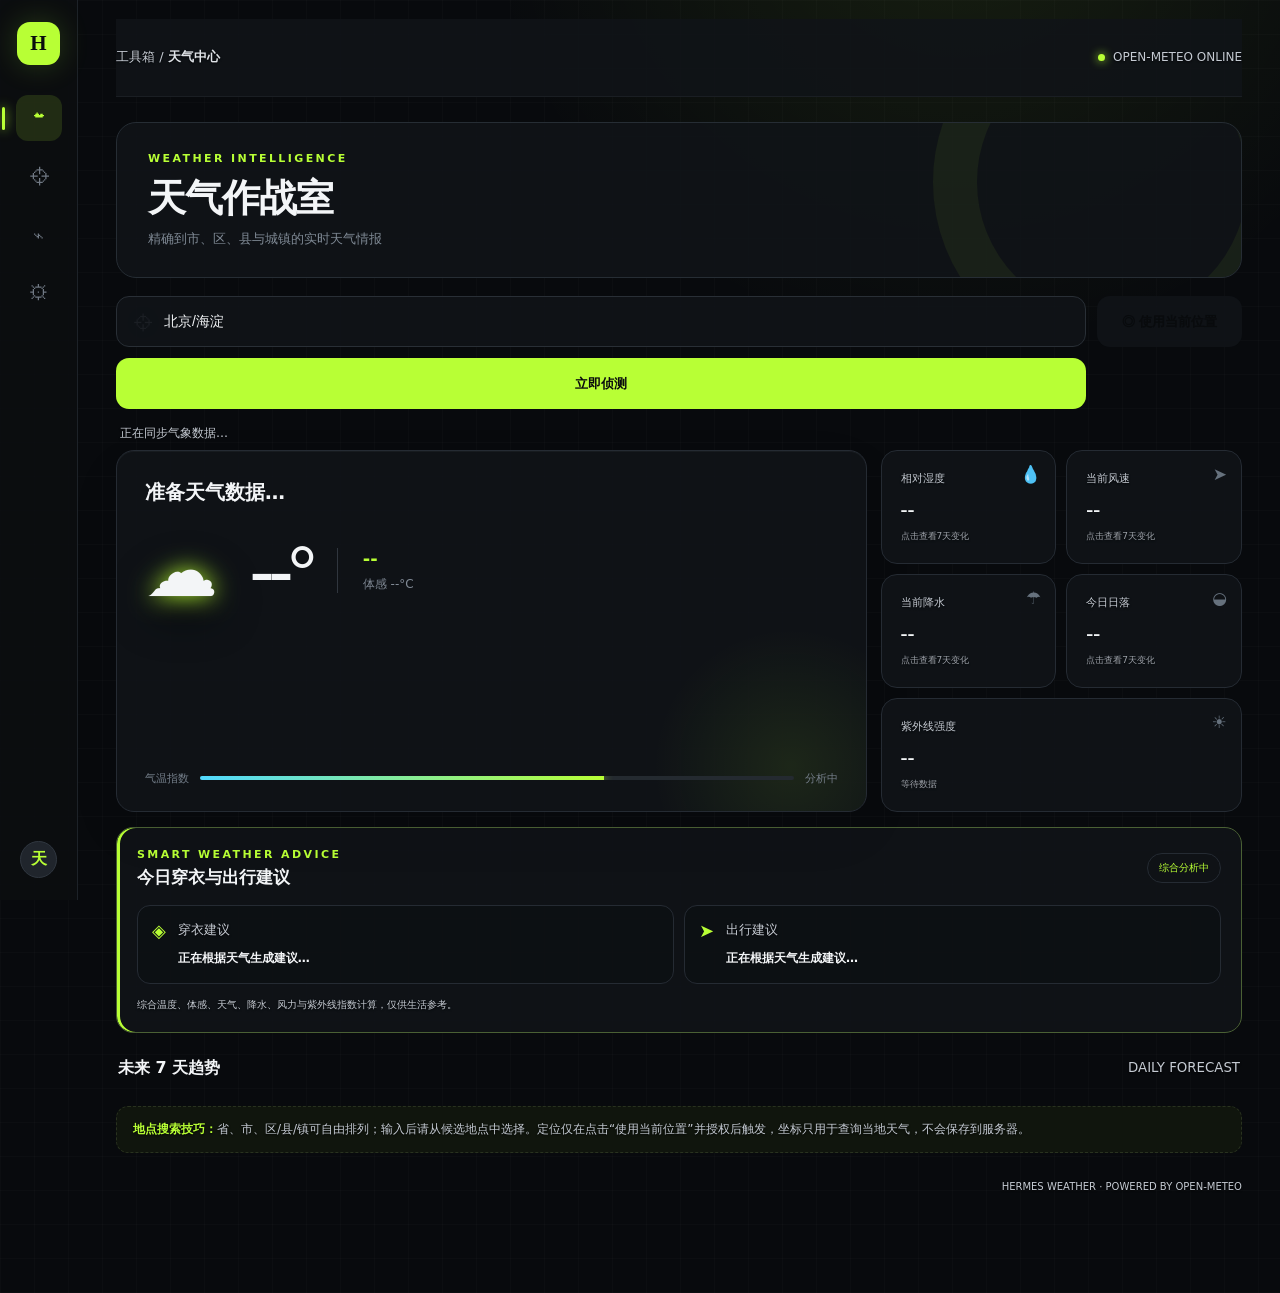
<file: HermesWeather-frontend-1.4.5-p2.html>
<!doctype html>
<html lang="zh-CN"><head><meta charset="utf-8"><meta http-equiv="Cache-Control" content="no-cache, no-store, must-revalidate"><meta http-equiv="Pragma" content="no-cache"><meta http-equiv="Expires" content="0"><meta name="app-version" content="1.4.5-p2-inapp-update-report"><meta name="viewport" content="width=device-width,initial-scale=1"><title>Hermes Weather</title>
<style>
:root{--bg:#080a0d;--surface:#111419;--surface2:#171b21;--line:#252b33;--text:#f3f5f7;--muted:#89919c;--green:#b8ff35;--green2:#80d900;--cyan:#51d9ff;--danger:#ff646d}*{box-sizing:border-box}html{scroll-behavior:smooth}body{margin:0;min-height:100vh;color:var(--text);font-family:"Microsoft YaHei UI","Segoe UI",system-ui,sans-serif;background:var(--bg);background-image:radial-gradient(circle at 75% -10%,rgba(184,255,53,.09),transparent 28%),linear-gradient(rgba(255,255,255,.014) 1px,transparent 1px),linear-gradient(90deg,rgba(255,255,255,.014) 1px,transparent 1px);background-size:auto,34px 34px,34px 34px}.shell{display:grid;grid-template-columns:78px 1fr;min-height:100vh}.sidebar{position:fixed;inset:0 auto 0 0;width:78px;background:#0c0e11;border-right:1px solid #1d2228;display:flex;flex-direction:column;align-items:center;z-index:20}.logo{width:43px;height:43px;margin:22px 0 30px;border-radius:13px;display:grid;place-items:center;background:var(--green);color:#090b0d;font:bold 21px "Segoe UI";box-shadow:0 0 30px #b8ff3530}.nav{display:flex;flex-direction:column;gap:12px}.nav-item{position:relative;width:46px;height:46px;border:0;border-radius:12px;background:transparent;color:#717984;display:grid;place-items:center;font-size:20px;cursor:pointer}.nav-item.active,.nav-item:hover{color:var(--green);background:#b8ff3510}.nav-item.active:before{content:"";position:absolute;left:-16px;width:3px;height:23px;border-radius:3px;background:var(--green);box-shadow:0 0 12px var(--green)}.avatar{margin-top:auto;margin-bottom:22px;width:37px;height:37px;border-radius:50%;display:grid;place-items:center;background:#20252c;color:var(--green);font-weight:bold;border:1px solid #303740}.page{grid-column:2;padding:0 38px 38px;max-width:1500px;width:100%;margin:auto}.topbar{height:78px;display:flex;align-items:center;justify-content:space-between;border-bottom:1px solid #1a1e23}.crumb{color:#737b86;font-size:13px}.crumb b{color:#dfe3e8}.online{display:flex;align-items:center;gap:8px;color:#828b96;font-size:12px}.dot{width:7px;height:7px;border-radius:50%;background:var(--green);box-shadow:0 0 10px var(--green)}.banner{position:relative;overflow:hidden;margin:25px 0 18px;padding:29px 31px;border-radius:20px;border:1px solid #262d34;background:linear-gradient(110deg,#151a20 0%,#101418 65%,#19220f 100%)}.banner:after{content:"";position:absolute;width:270px;height:270px;right:-50px;top:-120px;border:44px solid rgba(184,255,53,.06);border-radius:50%}.eyebrow{color:var(--green);font-size:11px;font-weight:800;letter-spacing:2.4px}.banner h1{font-size:clamp(25px,3vw,39px);margin:8px 0 6px;letter-spacing:-1px}.banner p{color:#7f8994;margin:0;font-size:13px}.search-area{display:grid;grid-template-columns:1fr auto;gap:11px;margin:0 0 15px}.searchbox{position:relative}.searchbox:before{content:"⌖";position:absolute;left:17px;top:50%;transform:translateY(-50%);color:#69727d;font-size:19px}.searchbox input{width:100%;height:51px;padding:0 20px 0 47px;color:#f3f5f7;background:#12161b;border:1px solid #292f36;border-radius:13px;outline:none;font-size:14px;transition:.2s}.searchbox input:focus{border-color:#607e2d;box-shadow:0 0 0 3px #b8ff350c}.search-area button{height:51px;padding:0 25px;border:0;border-radius:13px;color:#0b0d0f;background:var(--green);font-weight:900;cursor:pointer;transition:.2s}.search-area button:hover{background:#ccff6e;transform:translateY(-1px)}.search-area button:disabled{filter:grayscale(.7);cursor:wait}.status{min-height:26px;padding:0 4px;color:#78818c;font-size:12px}.status.error{color:var(--danger)}.dashboard{display:grid;grid-template-columns:minmax(410px,1.35fr) minmax(280px,.65fr);gap:14px}.hero{position:relative;overflow:hidden;min-height:280px;padding:28px;border:1px solid var(--line);border-radius:18px;background:linear-gradient(135deg,#171c22,#11151a)}.hero:before{content:"";position:absolute;right:-75px;bottom:-105px;width:300px;height:300px;border-radius:50%;background:radial-gradient(circle,#b8ff3516,transparent 65%)}.location{font-size:20px;font-weight:900}.updated{color:#707985;font-size:11px;margin-top:7px}.hero-main{display:flex;align-items:center;margin-top:22px}.big-icon{font-size:73px;width:105px;filter:drop-shadow(0 12px 18px #0009)}.temperature{font:800 72px "Segoe UI";letter-spacing:-5px}.condition-wrap{margin-left:25px;padding-left:25px;border-left:1px solid #30363e}.condition{color:var(--green);font-size:18px;font-weight:800}.feels{color:#818a95;margin-top:7px;font-size:12px}.tempbar{position:absolute;left:28px;right:28px;bottom:25px;display:flex;align-items:center;gap:11px;color:#747e89;font-size:11px}.bar{height:4px;flex:1;border-radius:4px;background:#242a30;overflow:hidden}.bar i{display:block;width:68%;height:100%;background:linear-gradient(90deg,var(--cyan),var(--green));box-shadow:0 0 10px var(--green)}.metrics{display:grid;grid-template-columns:1fr 1fr;gap:10px}.metric{position:relative;overflow:hidden;padding:19px;border:1px solid var(--line);border-radius:16px;background:var(--surface);transition:.2s}.metric:hover{border-color:#3b472d;transform:translateY(-2px)}.metric small{display:block;color:#78818c;font-size:11px}.metric b{display:block;font:700 21px "Segoe UI";margin-top:10px}.metric span{position:absolute;right:14px;top:13px;color:#66717d;font-size:17px}.forecast-head{display:flex;justify-content:space-between;align-items:center;margin:25px 2px 11px}.forecast-head h2{margin:0;font-size:16px}.forecast-head small{color:#646d77}.forecast{display:grid;grid-template-columns:repeat(7,1fr);gap:9px}.day{position:relative;overflow:hidden;text-align:center;padding:17px 7px;border-radius:15px;border:1px solid var(--line);background:var(--surface);transition:.2s}.day:first-child{border-color:#678c29;background:linear-gradient(180deg,#1b2316,#12161a)}.day:first-child:before{content:"TODAY";position:absolute;right:-20px;top:9px;width:70px;transform:rotate(42deg);color:#0a0c0e;background:var(--green);font:bold 7px "Segoe UI"}.day:hover{transform:translateY(-4px);border-color:#4c5d34}.day .date{color:#79828d;font-size:11px;line-height:1.7}.day .icon{font-size:31px;margin:11px 0 7px;filter:drop-shadow(0 7px 8px #0007)}.day .desc{min-height:34px;font-size:11px}.day .temp{font:700 13px "Segoe UI";margin:8px 0}.day .rain{color:var(--cyan);font-size:10px}.tip{margin-top:16px;padding:13px 16px;border-radius:12px;border:1px dashed #29321f;background:#10150d;color:#778269;font-size:11px}.tip b{color:var(--green)}footer{text-align:right;color:#484f58;font-size:10px;margin-top:18px}@media(max-width:930px){.dashboard{grid-template-columns:1fr}.hero{min-height:260px}.metrics{grid-template-columns:repeat(4,1fr)}.forecast{overflow-x:auto;grid-template-columns:repeat(7,125px);padding-bottom:8px}}@media(max-width:680px){.shell{grid-template-columns:1fr}.sidebar{display:none}.page{grid-column:1;padding:0 17px 25px}.topbar{height:58px}.banner{padding:22px}.metrics{grid-template-columns:1fr 1fr}.hero-main{flex-wrap:wrap}.big-icon{font-size:55px;width:80px}.temperature{font-size:57px}.condition-wrap{margin-left:14px;padding-left:14px}.search-area button{padding:0 16px}.forecast-head{margin-top:20px}}

.view{display:none}.view.active-view{display:block}.tool-view{padding-top:30px;animation:fadeIn .25s ease}@keyframes fadeIn{from{opacity:0;transform:translateY(5px)}to{opacity:1;transform:none}}.tool-head{display:flex;justify-content:space-between;align-items:flex-end;margin-bottom:20px}.tool-head h1{font-size:30px;margin:7px 0 5px}.tool-head p{color:var(--muted);font-size:13px;margin:0}.lime-btn{border:0;border-radius:11px;padding:12px 17px;background:var(--green);color:#090b0d;font-weight:900;cursor:pointer}.tool-grid{display:grid;grid-template-columns:1fr 1fr;gap:14px}.tool-panel{border:1px solid var(--line);border-radius:17px;background:var(--surface);padding:20px}.panel-title{display:flex;align-items:center;justify-content:space-between;padding-bottom:15px;border-bottom:1px solid var(--line)}.panel-title small{color:var(--muted)}.text-btn{border:0;background:none;color:var(--green);cursor:pointer}.place-list{display:grid;gap:8px;padding-top:13px}.place-item{display:flex;align-items:center;justify-content:space-between;padding:13px;border:1px solid #242a31;border-radius:12px;background:#0e1115;cursor:pointer;transition:.2s}.place-item:hover{border-color:var(--green);transform:translateX(3px)}.place-item b{font-size:13px}.place-item small{display:block;color:var(--muted);margin-top:4px}.place-actions button{border:0;background:none;color:#69727d;cursor:pointer;font-size:16px}.place-actions button:hover{color:var(--danger)}.empty{padding:35px 10px;text-align:center;color:#626b75;font-size:12px}.chart-panel{padding:15px;height:430px}.chart-panel canvas{width:100%;height:100%}.trend-legend{display:flex;gap:18px;color:var(--muted);font-size:11px}.trend-legend i{display:inline-block;width:8px;height:8px;border-radius:50%;margin-right:6px}.high-dot{background:var(--green)}.low-dot{background:var(--cyan)}.trend-cards{display:grid;grid-template-columns:repeat(4,1fr);gap:10px;margin-top:13px}.trend-cards article{padding:17px;border:1px solid var(--line);border-radius:14px;background:var(--surface)}.trend-cards small{display:block;color:var(--muted)}.trend-cards b{display:block;font-size:21px;margin-top:8px}.settings-list{display:grid;gap:10px}.setting-row{display:flex;align-items:center;justify-content:space-between;min-height:82px;padding:18px 20px;border:1px solid var(--line);border-radius:15px;background:var(--surface)}.setting-row small{display:block;color:var(--muted);margin-top:6px}.segmented{display:flex;padding:3px;border-radius:10px;background:#090b0e}.segmented button{border:0;border-radius:8px;padding:8px 16px;background:transparent;color:var(--muted);cursor:pointer}.segmented button.active{background:var(--green);color:#090b0d;font-weight:bold}.color-picks{display:flex;gap:10px}.color-picks button{width:27px;height:27px;border:3px solid transparent;border-radius:50%;background:var(--pick);cursor:pointer}.color-picks button.active{border-color:white;box-shadow:0 0 0 2px var(--pick)}.switch input{display:none}.switch span{display:block;width:45px;height:24px;border-radius:20px;background:#30363d;cursor:pointer;padding:3px}.switch span:after{content:"";display:block;width:18px;height:18px;border-radius:50%;background:#818a94;transition:.2s}.switch input:checked+span{background:#b8ff3540}.switch input:checked+span:after{transform:translateX(21px);background:var(--green)}.setting-input{width:230px;padding:11px 13px;border:1px solid #30363d;border-radius:10px;outline:none;background:#0b0e12;color:var(--text)}.setting-input:focus{border-color:var(--green)}.outline-btn{padding:10px 17px;border:1px solid #61333a;border-radius:10px;background:transparent;color:#ff7a82;cursor:pointer}.toast{position:fixed;right:25px;bottom:25px;z-index:99;padding:13px 18px;border:1px solid #3b472d;border-radius:11px;background:#151b11;color:var(--text);box-shadow:0 15px 40px #0008;transform:translateY(100px);opacity:0;transition:.25s}.toast.show{transform:none;opacity:1}@media(max-width:800px){.tool-grid{grid-template-columns:1fr}.trend-cards{grid-template-columns:1fr 1fr}.tool-head{align-items:flex-start;gap:15px;flex-direction:column}.setting-row{gap:16px}.chart-panel{height:340px}}@media(max-width:520px){.setting-row{align-items:flex-start;flex-direction:column}.setting-input{width:100%}.trend-cards{grid-template-columns:1fr 1fr}}

.custom-bg,.bg-shade{position:fixed;inset:-25px;pointer-events:none;opacity:0;transition:opacity .35s,filter .25s;z-index:-2}.custom-bg{background-position:center;background-size:cover;background-repeat:no-repeat}.bg-shade{inset:0;background:#080a0d;z-index:-1}.has-custom-bg .custom-bg,.has-custom-bg .bg-shade{opacity:1}.has-custom-bg{background-image:none}.has-custom-bg .sidebar{background-color:rgba(var(--sidebar-rgb,12,14,17),var(--panel-alpha,.88));backdrop-filter:blur(14px)}.has-custom-bg .topbar{background:rgba(8,10,13,.35);backdrop-filter:blur(10px)}.has-custom-bg .banner,.has-custom-bg .hero,.has-custom-bg .metric,.has-custom-bg .day,.has-custom-bg .tool-panel,.has-custom-bg .trend-cards article,.has-custom-bg .setting-row{backdrop-filter:blur(14px);background-color:rgba(var(--panel-rgb,17,20,25),var(--panel-alpha,.88))}.bg-controls{display:flex;align-items:center;gap:15px}.upload-btn{border-color:#52682d;color:var(--green)}.range-controls{display:flex;gap:22px}.range-controls label{display:grid;grid-template-columns:48px 140px 42px;align-items:center;gap:8px;color:var(--muted);font-size:11px}.range-controls input{accent-color:var(--green)}.range-controls output{color:var(--text);text-align:right;font:11px "Segoe UI"}@media(max-width:650px){.range-controls{width:100%;flex-direction:column}.range-controls label{grid-template-columns:45px 1fr 40px}.bg-controls{width:100%;justify-content:flex-start}}

.accent-controls{display:flex;align-items:center;gap:15px}.custom-color{display:flex;align-items:center;gap:7px;color:var(--muted);font-size:11px;cursor:pointer}.custom-color input{width:30px;height:30px;padding:0;border:0;border-radius:7px;background:transparent;cursor:pointer}.mode-select{display:flex;gap:7px}.mode-select button{padding:9px 13px;border:1px solid #30363d;border-radius:10px;background:#0c0f13;color:var(--muted);cursor:pointer}.mode-select button.active{border-color:var(--green);color:var(--green);background:color-mix(in srgb,var(--green) 9%,transparent)}.mode-select i{font-style:normal;margin-right:4px}.single-range{display:grid;grid-template-columns:minmax(150px,220px) 45px;align-items:center;gap:10px}.single-range input{accent-color:var(--green)}.single-range output{text-align:right;color:var(--text);font:12px "Segoe UI"}
body.theme-light{--bg:#e9edf2;--surface:#f9fafb;--surface2:#eef1f4;--line:#d3d9e0;--text:#171b20;--muted:#65707d;background-color:var(--bg);background-image:radial-gradient(circle at 75% -10%,color-mix(in srgb,var(--green) 15%,transparent),transparent 30%),linear-gradient(rgba(0,0,0,.025) 1px,transparent 1px),linear-gradient(90deg,rgba(0,0,0,.025) 1px,transparent 1px)}body.theme-light .sidebar{background:rgba(247,249,251,var(--panel-alpha));border-color:#d7dde3}body.theme-light .topbar{border-color:#d4dae0}body.theme-light .banner{background:linear-gradient(110deg,rgba(255,255,255,var(--panel-alpha)),rgba(240,244,247,var(--panel-alpha)),color-mix(in srgb,var(--green) 12%,rgba(255,255,255,var(--panel-alpha))))}body.theme-light .hero,body.theme-light .metric,body.theme-light .day,body.theme-light .tool-panel,body.theme-light .trend-cards article,body.theme-light .setting-row{background:rgba(249,250,251,var(--panel-alpha));box-shadow:0 8px 30px rgba(37,48,59,.07)}body.theme-light .searchbox input,body.theme-light .setting-input,body.theme-light .place-item,body.theme-light .mode-select button{background:rgba(255,255,255,.92);color:#171b20;border-color:#cfd6dd}body.theme-light .day:first-child{background:linear-gradient(180deg,color-mix(in srgb,var(--green) 12%,white),rgba(249,250,251,var(--panel-alpha)))}body.theme-light .bg-shade{background:#eef1f4}.hero,.metric,.day,.tool-panel,.trend-cards article,.setting-row,.banner{background-color:rgba(var(--panel-rgb,17,20,25),var(--panel-alpha,.88))}.sidebar{background-color:rgba(var(--sidebar-rgb,12,14,17),var(--panel-alpha,.88))}@media(max-width:700px){.mode-select{flex-wrap:wrap}.accent-controls{width:100%;justify-content:space-between}.single-range{width:100%}}

.searchbox{z-index:12}.suggestions{position:absolute;left:0;right:0;top:57px;display:none;max-height:330px;overflow:auto;padding:7px;border:1px solid var(--line);border-radius:13px;background:rgba(var(--panel-rgb),.97);box-shadow:0 20px 50px #0009;backdrop-filter:blur(18px);z-index:50}.suggestions.show{display:block}.suggestion{display:flex;align-items:center;justify-content:space-between;padding:11px 12px;border-radius:9px;cursor:pointer}.suggestion:hover,.suggestion.selected{background:color-mix(in srgb,var(--green) 11%,transparent)}.suggestion b{font-size:12px}.suggestion small{display:block;color:var(--muted);margin-top:3px;font-size:10px}.suggestion em{font-style:normal;color:#5f6975;font-size:10px}.suggestion-empty{padding:18px;text-align:center;color:var(--muted);font-size:11px}.weather-scene{position:fixed;inset:0;overflow:hidden;pointer-events:none;z-index:-4;transition:background 1s}.scene-sky,.scene-clouds,.scene-rain,.scene-snow,.scene-flash{position:absolute;inset:0}.scene-sky{transition:background 1s}.weather-clear .scene-sky{background:radial-gradient(circle at 78% 18%,rgba(255,191,55,.38),transparent 17%),linear-gradient(150deg,#163353,#090c12 70%)}.weather-cloudy .scene-sky{background:linear-gradient(150deg,#29333e,#090b0e 75%)}.weather-rain .scene-sky,.weather-storm .scene-sky{background:linear-gradient(150deg,#172b3c,#07090d 72%)}.weather-snow .scene-sky{background:linear-gradient(150deg,#7a94a7,#18212a 72%)}.weather-fog .scene-sky{background:linear-gradient(150deg,#64717a,#15191d 75%)}.scene-orb{position:absolute;right:10%;top:8%;width:150px;height:150px;border-radius:50%;opacity:0;transition:1s}.weather-clear .scene-orb{opacity:.85;background:#ffd769;box-shadow:0 0 70px #ffcb4f80}.scene-clouds{opacity:0;background:radial-gradient(ellipse at 20% 22%,rgba(210,223,231,.2) 0 9%,transparent 28%),radial-gradient(ellipse at 75% 34%,rgba(178,194,204,.18) 0 12%,transparent 32%);animation:cloudMove 24s ease-in-out infinite alternate}.weather-cloudy .scene-clouds,.weather-rain .scene-clouds,.weather-storm .scene-clouds,.weather-snow .scene-clouds,.weather-fog .scene-clouds{opacity:1}@keyframes cloudMove{to{transform:translateX(5%) scale(1.08)}}.weather-rain .scene-rain,.weather-storm .scene-rain{opacity:.55;background-image:repeating-linear-gradient(105deg,transparent 0 18px,rgba(116,207,255,.5) 19px 20px,transparent 21px 35px);background-size:42px 110px;animation:rainFall .55s linear infinite}@keyframes rainFall{to{background-position:-15px 110px}}.scene-rain,.scene-snow{opacity:0}.weather-snow .scene-snow{opacity:.75;background-image:radial-gradient(circle,#fff 0 2px,transparent 2.5px),radial-gradient(circle,#d9f3ff 0 1.5px,transparent 2px);background-size:55px 70px,83px 92px;animation:snowFall 7s linear infinite}@keyframes snowFall{to{background-position:40px 350px,-35px 460px}}.weather-storm .scene-flash{animation:flash 6s infinite}@keyframes flash{0%,90%,94%,100%{background:transparent}91%,93%{background:rgba(210,235,255,.18)}}.has-custom-bg .weather-scene{mix-blend-mode:screen;opacity:.6}body.theme-light .weather-scene{filter:saturate(.75) brightness(1.3);opacity:.42}body.weather-clear{--weather-glow:#ffd24d}body.weather-rain{--weather-glow:#51d9ff}body.weather-snow{--weather-glow:#dff7ff}body.weather-storm{--weather-glow:#9da9ff}body.weather-cloudy,body.weather-fog{--weather-glow:#aebdca}.big-icon{text-shadow:0 0 25px var(--weather-glow,var(--green))}.hero{box-shadow:inset 0 1px rgba(255,255,255,.04),0 20px 60px rgba(0,0,0,calc((100 - var(--opacity-num,88))*.004))}

/* Full-screen weather particle layer and layout repairs */
.weather-scene{position:fixed;inset:0;width:100vw;height:100vh;z-index:-3;overflow:hidden}.weather-canvas{position:absolute;inset:0;width:100%;height:100%;display:block;opacity:.92}.custom-bg{z-index:-4}.bg-shade{z-index:-2}.shell{position:relative;z-index:1}.page{min-width:0;padding-bottom:64px}.nav-item.active:before{left:-14px}.forecast{min-width:0}.day{min-width:0}.day:first-child:before{right:-17px;top:10px}.day .desc{overflow-wrap:anywhere;line-height:1.45}.updated,.status,.metric small,.day .date,.forecast-head small,.tip,footer,.crumb,.online{color:#9aa3ae}.tip{line-height:1.6}footer{min-height:28px;padding:8px 0 4px}.search-area{position:relative;z-index:15}.dashboard,.forecast-head,.forecast,.tip,footer{position:relative;z-index:2}@media(max-width:1100px){.forecast{grid-template-columns:repeat(7,minmax(105px,1fr));gap:7px}.day{padding-left:5px;padding-right:5px}.day .desc{font-size:10px}}@media(max-width:930px){.forecast{grid-template-columns:repeat(7,125px);overflow-x:auto;scrollbar-color:var(--green) transparent}.page{padding-bottom:75px}}@media(max-width:680px){.hero-main{gap:2px}.condition-wrap{max-width:44%}.updated{overflow-wrap:anywhere}.page{padding-bottom:80px}}@media(prefers-reduced-motion:reduce){.weather-canvas{display:none}.scene-clouds,.scene-flash{animation:none!important}}
body{isolation:isolate}.custom-bg{z-index:0}.bg-shade{z-index:1}.weather-scene{z-index:2}.shell{z-index:3}.sidebar{z-index:20}.toast{z-index:99}
.weather-scene{opacity:1!important;visibility:visible!important}.scene-sky{opacity:.72}.has-custom-bg .scene-sky{opacity:.28}.weather-canvas{opacity:1;mix-blend-mode:screen}.weather-rain .weather-canvas,.weather-storm .weather-canvas{filter:drop-shadow(0 0 2px rgba(120,210,255,.45))}.weather-snow .weather-canvas{filter:drop-shadow(0 0 3px rgba(255,255,255,.65))}@media(prefers-reduced-motion:reduce){.weather-canvas{display:block!important;opacity:.72}.scene-clouds,.scene-flash{animation:none!important}}

/* Precipitation must remain visible across the entire viewport, including translucent panels. */
.weather-canvas{position:fixed!important;inset:0!important;width:100vw!important;height:100vh!important;z-index:12!important;pointer-events:none!important;opacity:.68!important;mix-blend-mode:screen;visibility:visible!important}.weather-rain~.weather-canvas,.weather-storm~.weather-canvas{opacity:.72!important}.sidebar{z-index:20}.suggestions{z-index:50}.toast{z-index:99}body.theme-light .weather-canvas{mix-blend-mode:multiply;opacity:.38!important}@media(prefers-reduced-motion:reduce){.weather-canvas{display:block!important;opacity:.32!important}}

.precip-overlay{position:fixed;inset:-120px -80px;z-index:11;pointer-events:none;display:none}.weather-rain .precip-overlay,.weather-storm .precip-overlay{display:block;opacity:.38;background-image:repeating-linear-gradient(107deg,transparent 0 20px,rgba(150,218,255,.62) 21px 22px,transparent 23px 42px);background-size:48px 125px;animation:fullRain .62s linear infinite;mix-blend-mode:screen}.weather-storm .precip-overlay{opacity:.5;animation-duration:.42s}.weather-snow .precip-overlay{display:block;opacity:.5;background-image:radial-gradient(circle,rgba(255,255,255,.9) 0 2px,transparent 2.7px),radial-gradient(circle,rgba(220,245,255,.8) 0 1.4px,transparent 2px);background-size:58px 72px,91px 105px;animation:fullSnow 7s linear infinite;mix-blend-mode:screen}@keyframes fullRain{to{background-position:-34px 125px}}@keyframes fullSnow{to{background-position:45px 430px,-35px 525px}}body.theme-light .weather-rain .precip-overlay,body.theme-light .weather-storm .precip-overlay{mix-blend-mode:multiply;opacity:.25}@media(prefers-reduced-motion:reduce){.precip-overlay{animation:none!important;opacity:.2!important}}

/* Refined weather depth: soft far precipitation + random near particles. */
.weather-rain .precip-overlay{opacity:calc(.20 * var(--fx-intensity,1));background-size:61px 145px;animation-duration:.78s}.weather-storm .precip-overlay{opacity:calc(.28 * var(--fx-intensity,1));background-size:48px 132px;animation-duration:.52s}.weather-snow .precip-overlay{opacity:calc(.32 * var(--fx-intensity,1))}.weather-rain .weather-canvas,.weather-storm .weather-canvas{opacity:.78!important}.weather-snow .weather-canvas{opacity:.82!important}

/* Natural droplet rain: Canvas draws teardrop particles; CSS supplies only a subtle distant layer. */
.weather-rain .precip-overlay,.weather-storm .precip-overlay{display:block;background-image:radial-gradient(ellipse at center,rgba(168,222,250,.55) 0 1px,transparent 1.7px);background-size:38px 64px;animation:farDrops 1.4s linear infinite;mix-blend-mode:screen;opacity:.08}.rain-level-1 .precip-overlay{animation-duration:1.65s;opacity:.05}.rain-level-2 .precip-overlay{animation-duration:1.2s;opacity:.07}.rain-level-3 .precip-overlay{animation-duration:.88s;opacity:.09}.rain-level-4 .precip-overlay{animation-duration:.68s;opacity:.16}@keyframes farDrops{to{background-position:-18px 128px}}.weather-rain .weather-canvas,.weather-storm .weather-canvas{opacity:.9!important;filter:drop-shadow(0 1px 2px rgba(94,185,235,.18))}body.theme-light .weather-rain .precip-overlay,body.theme-light .weather-storm .precip-overlay{opacity:.035;mix-blend-mode:multiply}body.theme-light .weather-rain .weather-canvas,body.theme-light .weather-storm .weather-canvas{opacity:.62!important;mix-blend-mode:multiply}

/* Grid precipitation removed: all rain/snow now comes from random Canvas particles only. */
.precip-overlay,.weather-rain .precip-overlay,.weather-storm .precip-overlay,.weather-snow .precip-overlay{display:none!important;background:none!important;animation:none!important}

.top-actions{display:flex;align-items:center;gap:8px}.window-action{width:34px;height:34px;padding:0;border:1px solid var(--line);border-radius:9px;background:rgba(var(--panel-rgb),var(--panel-alpha));color:var(--muted);cursor:pointer;font-size:16px}.window-action:hover{border-color:var(--green);color:var(--green)}
/* Fullscreen and compact-window layout */
body.fullscreen-ui .page{max-width:none;padding-left:42px;padding-right:42px}body.fullscreen-ui .banner{margin-top:18px}.shell,.page{min-height:100vh}.hero-main,.metric,.day{min-width:0}
@media(max-width:760px){.page{padding:0 12px 70px}.topbar{height:54px}.crumb{font-size:11px}.online{display:none}.banner{margin:13px 0 12px;padding:19px 18px;border-radius:15px}.banner h1{font-size:25px}.banner p{font-size:11px}.search-area{grid-template-columns:minmax(0,1fr) auto;gap:7px}.searchbox input{height:46px;padding-left:40px;font-size:12px}.search-area button{height:46px;padding:0 13px;font-size:12px}.dashboard{gap:9px}.hero{min-height:235px;padding:19px}.location{font-size:17px}.big-icon{font-size:50px;width:72px}.temperature{font-size:52px}.condition-wrap{margin-left:9px;padding-left:10px}.metrics{gap:7px}.metric{padding:14px}.metric b{font-size:17px}.forecast-head{margin-top:17px}.tip{font-size:10px;padding:10px}.tool-view{padding-top:18px}.tool-head h1{font-size:24px}.chart-panel{height:300px}}
@media(max-width:480px){.top-actions{gap:4px}.window-action{width:30px;height:30px}.search-area{grid-template-columns:1fr}.search-area button{width:100%}.hero-main{display:grid;grid-template-columns:58px 82px 1fr}.big-icon{font-size:42px;width:auto}.temperature{font-size:44px}.condition-wrap{max-width:none}.metrics{grid-template-columns:1fr 1fr}.metric{min-height:82px}.forecast{grid-template-columns:repeat(7,112px)}.tool-grid{grid-template-columns:1fr}.trend-cards{grid-template-columns:1fr 1fr}.settings-list{gap:7px}.setting-row{padding:15px}.mode-select{width:100%}.mode-select button{flex:1;padding:8px 5px}.color-picks{gap:7px}}
@media(max-width:380px){.page{padding-left:8px;padding-right:8px}.banner h1{font-size:22px}.metrics{grid-template-columns:1fr}.hero-main{grid-template-columns:50px 72px 1fr}.temperature{font-size:39px}.forecast{grid-template-columns:repeat(7,105px)}}

/* Prevent narrow-window horizontal clipping caused by intrinsic grid/card widths. */
html,body{max-width:100%;overflow-x:hidden}.page,.view,.dashboard,.hero,.metrics,.metric,.search-area,.searchbox,.forecast-head,.tip{max-width:100%;min-width:0}.metrics>*{min-width:0}.searchbox input{min-width:0}.shell{width:100%}@media(max-width:480px){.metrics{grid-template-columns:minmax(0,1fr) minmax(0,1fr)}.metric{overflow:hidden}.metric b{font-size:15px;white-space:nowrap}.metric span{right:9px}.page{width:100%;overflow-x:hidden}.forecast{max-width:100%;overflow-x:auto}}

@media(max-width:540px){.metrics{grid-template-columns:1fr}.metric{width:100%}.dashboard{grid-template-columns:1fr}.search-area{grid-template-columns:1fr}.search-area button{width:100%}.banner,.hero,.metrics,.metric{box-sizing:border-box}.topbar{padding-right:2px}}

.locate-btn{height:58px;padding:0 18px;border:1px solid color-mix(in srgb,var(--green) 45%,var(--line));border-radius:13px;background:rgba(var(--panel-rgb),var(--panel-alpha));color:var(--text);font-weight:700;cursor:pointer;white-space:nowrap;transition:.2s}.locate-btn:hover{border-color:var(--green);color:var(--green)}.locate-btn:disabled{opacity:.55;cursor:wait}@media(max-width:760px){.search-area{flex-wrap:wrap}.searchbox{flex:1 1 100%}.locate-btn,#btn{flex:1}}

.metric{width:100%;color:var(--text);text-align:left;font-family:inherit;cursor:pointer}.metric:focus-visible{outline:2px solid var(--green);outline-offset:2px}.metric em{display:block;margin-top:8px;color:var(--green);font-size:9px;font-style:normal;opacity:.78}.metric-modal{position:fixed;inset:0;z-index:120;display:none;align-items:center;justify-content:center;padding:20px;background:#020407c9;backdrop-filter:blur(12px)}.metric-modal.show{display:flex}.metric-dialog{position:relative;width:min(820px,96vw);max-height:92vh;overflow:auto;padding:27px;border:1px solid color-mix(in srgb,var(--green) 35%,var(--line));border-radius:20px;background:rgba(var(--panel-rgb),.98);box-shadow:0 30px 90px #000}.metric-dialog h2{margin:7px 0}.metric-dialog p{margin:0 0 16px;color:var(--muted)}.metric-close{position:absolute;right:16px;top:14px;width:34px;height:34px;border:1px solid var(--line);border-radius:9px;background:transparent;color:var(--text);font-size:22px;cursor:pointer}.metric-dialog canvas{display:block;width:100%;height:300px}.metric-values{display:grid;grid-template-columns:repeat(7,1fr);gap:7px;margin-top:14px}.metric-values div{padding:10px 5px;border:1px solid var(--line);border-radius:10px;text-align:center}.metric-values small{display:block;color:var(--muted)}.metric-values b{display:block;margin-top:5px;font-size:12px}@media(max-width:650px){.metric-dialog canvas{height:230px}.metric-values{grid-template-columns:repeat(4,1fr)}}

.metrics .uv-metric{grid-column:1/-1}.advice-panel{margin-top:15px;padding:20px;border:1px solid color-mix(in srgb,var(--green) 25%,var(--line));border-radius:17px;background:rgba(var(--panel-rgb),var(--panel-alpha));box-shadow:inset 3px 0 var(--green)}.advice-title{display:flex;align-items:center;justify-content:space-between;gap:15px}.advice-title h2{margin:5px 0 0;font-size:17px}.advice-title>span{padding:7px 11px;border:1px solid var(--line);border-radius:999px;color:var(--green);font-size:10px}.advice-grid{display:grid;grid-template-columns:1fr 1fr;gap:10px;margin-top:16px}.advice-grid article{display:flex;gap:12px;align-items:flex-start;padding:14px;border:1px solid var(--line);border-radius:13px;background:rgba(0,0,0,.12)}.advice-grid article>span{color:var(--green);font-size:18px}.advice-grid small{display:block;color:var(--muted);margin-bottom:6px}.advice-grid b{font-size:12px;line-height:1.75}.advice-panel>p{margin:13px 0 0;color:var(--muted);font-size:10px}@media(max-width:650px){.advice-grid{grid-template-columns:1fr}.advice-title{align-items:flex-start;flex-direction:column}}

body.compact-ui .page{max-width:980px}body.compact-ui .banner{padding-top:18px;padding-bottom:18px}body.compact-ui .weather-canvas{display:block!important;visibility:visible!important;opacity:.72!important}body.compact-ui .weather-scene{display:block!important;visibility:visible!important}.compact-ui .scene-sky,.compact-ui .scene-clouds,.compact-ui .scene-orb{animation-play-state:running!important}
/* Mobile dock regression fix: keep all four tool views reachable on narrow web screens. */
@media(max-width:680px){
 .page{padding-bottom:calc(92px + env(safe-area-inset-bottom))}
 .sidebar{display:flex;position:fixed;left:0;right:0;bottom:0;top:auto;width:auto;height:calc(72px + env(safe-area-inset-bottom));padding:7px 8px env(safe-area-inset-bottom);flex-direction:row;align-items:center;z-index:1000;border-right:0;border-top:1px solid rgba(255,255,255,.12);background-color:rgba(var(--sidebar-rgb,12,14,17),var(--panel-alpha,.88));backdrop-filter:blur(20px)}
 .sidebar .logo,.sidebar .avatar{display:none}.nav{display:grid;grid-template-columns:repeat(4,minmax(0,1fr));width:100%;gap:4px}
 .nav-item{width:100%;height:56px;border-radius:13px;display:flex;flex-direction:column;gap:2px;align-items:center;justify-content:center;font-size:20px}
 .nav-item::after{content:attr(data-label);font-size:11px;font-weight:700;letter-spacing:.04em}.nav-item.active:before{display:none}
 .nav-item.active{background:color-mix(in srgb,var(--green) 13%,transparent)}
 .toast{bottom:calc(86px + env(safe-area-inset-bottom))}
}
</style>
<style>
html{overscroll-behavior:none}body.android-app .window-action{display:none}
body.android-app .topbar{padding-top:max(0px,env(safe-area-inset-top))}
body.android-app .page{padding-bottom:calc(94px + env(safe-area-inset-bottom))}
.update-box{display:flex;flex-direction:column;gap:8px;min-width:min(100%,430px)}.update-actions{display:flex;gap:8px;flex-wrap:wrap}.update-status{font-size:12px;color:var(--muted);word-break:break-all}.update-url{width:100%;min-width:250px}
@media(max-width:540px){body.android-app .page{padding-left:10px;padding-right:10px}.update-box,.update-url{min-width:0;width:100%}.update-actions button{flex:1}}

/* p2 semantic color normalization: all interactive accents follow the selected theme color. */
:root{--accent-soft:color-mix(in srgb,var(--green) 13%,transparent);--accent-border:color-mix(in srgb,var(--green) 42%,var(--line));--chart-secondary:color-mix(in srgb,var(--green) 42%,var(--cyan))}
.search-area button,.lime-btn,.segmented button.active{background:var(--green);color:#090b0d}.nav-item.active,.nav-item:hover,.text-btn,.eyebrow,.condition,.advice-grid article>span,.advice-title>span,.metric em,.upload-btn{color:var(--green)}
.nav-item.active,.nav-item:hover,.mode-select button.active{background:var(--accent-soft)}.mode-select button.active,.metric:hover,.locate-btn:hover,.searchbox input:focus{border-color:var(--accent-border)}
.switch input:checked+span:after{background:var(--green)}.switch input:checked+span{background:var(--accent-soft)}input[type=range]{accent-color:var(--green)}.toast{border-color:var(--accent-border);background:color-mix(in srgb,var(--panel-rgb) 94%,var(--green) 6%)}
body.theme-light .advice-grid article{background:rgba(255,255,255,.38)}body.theme-light .toast{background:rgba(249,250,251,.97)}

@media(max-width:680px){.nav-item{touch-action:manipulation;-webkit-tap-highlight-color:transparent;user-select:none}.nav-item:active{transform:scale(.96)}}

/* p3 final transparent surface cascade */
.sidebar{background:rgba(var(--sidebar-rgb),var(--panel-alpha))!important}
.topbar,.banner,.hero,.metric,.day,.advice-panel,.tool-panel,.place-item,.trend-cards article,.setting-row,.setting-input,.segmented,.mode-select button,.searchbox input,.search-area .locate-btn,.suggestions,.update-box{background:rgba(var(--panel-rgb),var(--panel-alpha))!important;background-image:none!important;backdrop-filter:blur(14px)}
.nav-item,.segmented button{background:transparent!important}.nav-item.active,.nav-item:hover,.mode-select button.active{background:var(--accent-soft)!important}.segmented button.active,.lime-btn,.search-area #btn{background:var(--green)!important;color:#090b0d}

/* Preserve readability at low panel opacity without making surfaces opaque. */
.has-custom-bg{--muted:#b9c0ca;--text:#f7f8fa}.has-custom-bg .tool-head p,.has-custom-bg .setting-row small,.has-custom-bg .updated,.has-custom-bg .status,.has-custom-bg .crumb,.has-custom-bg .forecast-head small{color:#c5cbd3;text-shadow:0 1px 2px rgba(0,0,0,.7)}
.has-custom-bg .setting-row b,.has-custom-bg .tool-head h1,.has-custom-bg .location,.has-custom-bg .metric b{color:#fff;text-shadow:0 1px 3px rgba(0,0,0,.75)}
@media(max-width:680px){.page{padding-bottom:calc(110px + env(safe-area-inset-bottom))!important}.tool-view{padding-bottom:calc(90px + env(safe-area-inset-bottom))!important}}

/* v1.4.5: blur control affects only the uploaded background, never tabs/cards/Dock. */
.has-custom-bg .sidebar,.has-custom-bg .topbar,.has-custom-bg .banner,.has-custom-bg .hero,.has-custom-bg .metric,.has-custom-bg .day,
.has-custom-bg .advice-panel,.has-custom-bg .tool-panel,.has-custom-bg .place-item,.has-custom-bg .trend-cards article,.has-custom-bg .setting-row,
.has-custom-bg .setting-input,.has-custom-bg .segmented,.has-custom-bg .mode-select button,.has-custom-bg .searchbox input,.has-custom-bg .suggestions{
 backdrop-filter:none!important;-webkit-backdrop-filter:none!important
}
.custom-bg{filter:url(#userBgBlurFilter);transform:scale(var(--bg-scale,1));will-change:filter,transform}.sidebar,.topbar,.banner,.hero,.metric,.day,.tool-panel,.setting-row{transition:background-color .18s,border-color .18s!important}
/* Improve all secondary/small text without changing panel opacity. */
:root{--small-text:#c5cbd3}.updated,.status,.metric small,.metric em,.day .date,.day .rain,.forecast-head small,.tip,footer,.crumb,.online,
.tool-head p,.panel-title small,.place-item small,.trend-cards small,.setting-row small,.custom-color,.range-controls label,.update-status,.advice-grid small,.advice-panel>p,
.suggestion small,.suggestion em{color:var(--small-text)!important;font-weight:500;text-shadow:0 1px 2px rgba(0,0,0,.8);line-height:1.55}
.setting-row small,.tool-head p,.status,.tip{font-size:max(12px,0.75rem)}.nav-item::after{font-size:12px!important;color:#d5dae1}.nav-item.active::after{color:var(--green)}
body.theme-light{--small-text:#46515e}body.theme-light .updated,body.theme-light .status,body.theme-light .setting-row small,body.theme-light .tool-head p{ text-shadow:0 1px 1px rgba(255,255,255,.65)}

/* Make blur changes immediate; never animate filter from a stale value. */
.custom-bg{transition:opacity .2s!important}
/* High-contrast structure at low opacity. */
.has-custom-bg .setting-row,.has-custom-bg .tool-panel,.has-custom-bg .hero,.has-custom-bg .metric,.has-custom-bg .day,.has-custom-bg .advice-panel,.has-custom-bg .trend-cards article{border-color:rgba(235,240,247,.30)!important;box-shadow:0 5px 18px rgba(0,0,0,.20)}
.has-custom-bg small,.has-custom-bg .updated,.has-custom-bg .status,.has-custom-bg .tip,.has-custom-bg footer,.has-custom-bg .crumb,.has-custom-bg .online,.has-custom-bg .tool-head p,.has-custom-bg .update-status{color:#e1e5eb!important;font-weight:600!important;text-shadow:0 1px 3px #000,0 0 5px rgba(0,0,0,.65)!important}
.has-custom-bg .nav-item{color:#dbe0e7!important}.has-custom-bg .setting-row b,.has-custom-bg h1,.has-custom-bg h2{font-weight:800;text-shadow:0 1px 3px #000}
.has-custom-bg input[type=range]{filter:drop-shadow(0 1px 2px rgba(0,0,0,.8))}.has-custom-bg .switch span{outline:1px solid rgba(255,255,255,.35)}

.report-modal{position:fixed;inset:0;z-index:130;display:none;align-items:center;justify-content:center;padding:18px;background:rgba(2,4,7,.78)}.report-modal.show{display:flex}.report-dialog{position:relative;width:min(780px,96vw);max-height:90vh;overflow:auto;padding:26px;border:1px solid var(--accent-border);border-radius:20px;background:rgba(var(--panel-rgb),.97);box-shadow:0 28px 90px rgba(0,0,0,.7)}.report-dialog h2{margin:7px 0}.report-meta{color:var(--green);font-size:12px;margin-bottom:14px}.report-content{margin:0;padding:15px;border:1px solid var(--line);border-radius:12px;white-space:pre-wrap;word-break:break-word;color:var(--text);background:rgba(0,0,0,.22);font:500 13px/1.75 "Microsoft YaHei UI",sans-serif}.report-actions{display:flex;justify-content:flex-end;margin-top:14px}@media(max-width:540px){.report-dialog{padding:21px 16px}.report-content{font-size:12px}}
</style><script>document.addEventListener('DOMContentLoaded',()=>document.body.classList.add('android-app'));</script>
</head><body><div id="weatherScene" class="weather-scene"><div class="scene-sky"></div><div class="scene-orb"></div><div class="scene-clouds"></div><div class="scene-flash"></div></div><canvas id="weatherCanvas" class="weather-canvas"></canvas><svg width="0" height="0" aria-hidden="true"><filter id="userBgBlurFilter"><feGaussianBlur id="userBgBlurNode" stdDeviation="0"/></filter></svg><div id="customBg" class="custom-bg"></div><div id="bgShade" class="bg-shade"></div><div class="shell"><aside class="sidebar"><div class="logo">H</div><nav class="nav"><button class="nav-item active" data-view="weather" data-label="天气" title="天气">☁</button><button class="nav-item" data-view="places" data-label="地点" title="地点">⌖</button><button class="nav-item" data-view="trends" data-label="趋势" title="趋势">⌁</button><button class="nav-item" data-view="settings" data-label="设置" title="设置">⚙</button></nav><div class="avatar">天</div></aside><main class="page"><header class="topbar"><div class="crumb">工具箱 / <b>天气中心</b></div><div class="top-actions"><div class="online"><i class="dot"></i> OPEN-METEO ONLINE</div><button class="window-action" id="compactBtn" title="小窗模式">▣</button><button class="window-action" id="fullscreenBtn" title="全屏模式（F11）">⛶</button></div></header><section id="weatherView" class="view active-view"><section class="banner"><div class="eyebrow">WEATHER INTELLIGENCE</div><h1>天气作战室</h1><p>精确到市、区、县与城镇的实时天气情报</p></section><form class="search-area" id="form"><div class="searchbox"><input id="city" value="北京/海淀" placeholder="输入省市区（顺序不限），如 海淀 北京市" autocomplete="off"><div id="suggestions" class="suggestions"></div></div><button type="button" id="locateBtn" class="locate-btn" title="经你授权后使用设备位置">◎ 使用当前位置</button><button id="btn">立即侦测</button></form><div class="status" id="status">正在同步气象数据…</div><section class="dashboard"><article class="hero"><div class="location" id="location">准备天气数据…</div><div class="updated" id="updated"></div><div class="hero-main"><div class="big-icon" id="icon">☁️</div><div class="temperature" id="temperature">--°</div><div class="condition-wrap"><div class="condition" id="condition">--</div><div class="feels" id="feels">体感 --°C</div></div></div><div class="tempbar"><span>气温指数</span><div class="bar"><i></i></div><span id="level">分析中</span></div></article><section class="metrics"><button class="metric" data-metric="humidity"><small>相对湿度</small><b id="humidity">--</b><span>💧</span><em>点击查看7天变化</em></button><button class="metric" data-metric="wind"><small>当前风速</small><b id="wind">--</b><span>➤</span><em>点击查看7天变化</em></button><button class="metric" data-metric="rain"><small>当前降水</small><b id="rainNow">--</b><span>☂</span><em>点击查看7天变化</em></button><button class="metric" data-metric="sunset"><small>今日日落</small><b id="sunset">--</b><span>◒</span><em>点击查看7天变化</em></button><button class="metric uv-metric" data-metric="uv"><small>紫外线强度</small><b id="uvIndex">--</b><span>☀</span><em id="uvLevel">等待数据</em></button></section></section><section class="advice-panel"><div class="advice-title"><div><div class="eyebrow">SMART WEATHER ADVICE</div><h2>今日穿衣与出行建议</h2></div><span id="adviceRisk">综合分析中</span></div><div class="advice-grid"><article><span>◈</span><div><small>穿衣建议</small><b id="clothingAdvice">正在根据天气生成建议…</b></div></article><article><span>➤</span><div><small>出行建议</small><b id="travelAdvice">正在根据天气生成建议…</b></div></article></div><p id="adviceBasis">综合温度、体感、天气、降水、风力与紫外线指数计算，仅供生活参考。</p></section><div class="forecast-head"><h2>未来 7 天趋势</h2><small id="hint">DAILY FORECAST</small></div><section class="forecast" id="forecast"></section><div class="tip"><b>地点搜索技巧：</b>省、市、区/县/镇可自由排列；输入后请从候选地点中选择。定位仅在点击“使用当前位置”并授权后触发，坐标只用于查询当地天气，不会保存到服务器。</div><footer>HERMES WEATHER · POWERED BY OPEN-METEO</footer></section>
<section id="placesView" class="view tool-view"><div class="tool-head"><div><div class="eyebrow">LOCATION LIBRARY</div><h1>地点收藏库</h1><p>收藏常用地点，一键获取当地天气。</p></div><button class="lime-btn" id="saveCurrent">＋ 收藏当前地点</button></div><div class="tool-grid"><article class="tool-panel"><div class="panel-title"><b>★ 收藏地点</b><small id="favCount">0 个地点</small></div><div id="favorites" class="place-list"></div></article><article class="tool-panel"><div class="panel-title"><b>◷ 最近查询</b><button class="text-btn" id="clearRecent">清空</button></div><div id="recent" class="place-list"></div></article></div></section>
<section id="trendsView" class="view tool-view"><div class="tool-head"><div><div class="eyebrow">WEATHER ANALYTICS</div><h1>七日趋势分析</h1><p id="trendLocation">查询天气后查看气温与降水变化。</p></div><div class="trend-legend"><span><i class="high-dot"></i>最高温</span><span><i class="low-dot"></i>最低温</span></div></div><article class="tool-panel chart-panel"><canvas id="trendCanvas" width="1100" height="400"></canvas></article><div class="trend-cards"><article><small>七日最高</small><b id="weekHigh">--</b></article><article><small>七日最低</small><b id="weekLow">--</b></article><article><small>平均温度</small><b id="weekAvg">--</b></article><article><small>最高降水概率</small><b id="weekRain">--</b></article></div></section>
<section id="settingsView" class="view tool-view"><div class="tool-head"><div><div class="eyebrow">PREFERENCES</div><h1>工具箱设置</h1><p>自定义显示方式，设置会保存在本机浏览器。</p></div></div><div class="settings-list"><article class="setting-row"><div><b>温度单位</b><small>选择摄氏度或华氏度</small></div><div class="segmented"><button data-unit="C" class="active">°C</button><button data-unit="F">°F</button></div></article><article class="setting-row"><div><b>主题强调色</b><small>选择预设颜色，或使用取色器自定义任意颜色</small></div><div class="accent-controls"><div class="color-picks"><button data-color="#b8ff35" class="active" style="--pick:#b8ff35"></button><button data-color="#51d9ff" style="--pick:#51d9ff"></button><button data-color="#ffb84d" style="--pick:#ffb84d"></button><button data-color="#d49cff" style="--pick:#d49cff"></button></div><label class="custom-color" title="自定义强调色"><input id="customAccent" type="color" value="#b8ff35"><span>自定义</span></label></div></article><article class="setting-row"><div><b>显示模式</b><small>切换暗夜模式或明亮的日间模式</small></div><div class="mode-select"><button data-theme="dark" class="active"><i>☾</i> 暗夜</button><button data-theme="light"><i>☀</i> 日间</button><button data-theme="system"><i>◐</i> 跟随系统</button></div></article><article class="setting-row"><div><b>界面透明度</b><small>调整天气卡片、面板和侧边栏的透明程度</small></div><div class="single-range"><input id="panelOpacity" type="range" min="5" max="100" value="88"><output id="opacityValue">88%</output></div></article><article class="setting-row"><div><b>启动时自动查询</b><small>打开软件后自动刷新上次地点</small></div><label class="switch"><input id="autoSearch" type="checkbox" checked><span></span></label></article><article class="setting-row"><div><b>默认地点</b><small>用于软件启动时查询</small></div><input class="setting-input" id="defaultPlace" value="北京/海淀"></article><article class="setting-row bg-setting"><div><b>自定义背景</b><small>从本地上传 JPG、PNG、WebP 或 GIF（建议不超过 8 MB）</small></div><div class="bg-controls"><input id="bgUpload" type="file" accept="image/jpeg,image/png,image/webp,image/gif" hidden><button class="outline-btn upload-btn" id="chooseBg">选择图片</button><button class="text-btn" id="removeBg">恢复默认</button></div></article><article class="setting-row bg-setting"><div><b>背景显示</b><small>调节图片明暗与模糊程度，让文字保持清晰</small></div><div class="range-controls"><label>暗度 <input id="bgDarkness" type="range" min="0" max="90" value="55"><output id="darknessValue">55%</output></label><label>模糊 <input id="bgBlur" type="range" min="0" max="12" value="0"><output id="blurValue">0px</output></label></div></article><article class="setting-row"><div><b>远程更新</b><small>从 GitHub HTTPS 更新清单检查新版本；下载后由 Android 系统确认安装</small></div><div class="update-box"><div class="update-actions"><button class="lime-btn" id="checkUpdate">检查补丁</button><button class="outline-btn" id="viewUpdateReport">查看补丁报告</button></div><div class="update-status" id="updateStatus">客户端 1.4.5 · 已启用免安装补丁更新</div></div></article><article class="setting-row danger-row"><div><b>重置本地数据</b><small>清除收藏、历史和所有设置</small></div><button class="outline-btn" id="resetData">重置数据</button></article></div></section></main></div><div id="reportModal" class="report-modal" aria-hidden="true"><article class="report-dialog" role="dialog" aria-modal="true" aria-labelledby="reportTitle"><button id="reportClose" class="metric-close" aria-label="关闭">×</button><div class="eyebrow">UPDATE REPORT</div><h2 id="reportTitle">更新报告</h2><div id="reportMeta" class="report-meta">正在读取本次更新内容…</div><pre id="reportContent" class="report-content"></pre><div class="report-actions"><button id="reportRefresh" class="lime-btn">刷新报告</button></div></article></div><div id="metricModal" class="metric-modal" aria-hidden="true"><div class="metric-dialog" role="dialog" aria-modal="true" aria-labelledby="metricTitle"><button id="metricClose" class="metric-close" aria-label="关闭">×</button><div class="eyebrow">7-DAY DATA TREND</div><h2 id="metricTitle">数据变化</h2><p id="metricSubtitle"></p><canvas id="metricChart" width="900" height="360"></canvas><div id="metricValues" class="metric-values"></div></div></div><script>
const W={0:['晴朗','☀️'],1:['大致晴朗','🌤️'],2:['局部多云','⛅'],3:['阴天','☁️'],45:['有雾','🌫️'],48:['雾凇','🌫️'],51:['小毛毛雨','🌦️'],53:['毛毛雨','🌦️'],55:['大毛毛雨','🌧️'],56:['冻毛毛雨','🌧️'],57:['强冻毛毛雨','🌧️'],61:['小雨','🌦️'],63:['中雨','🌧️'],65:['大雨','🌧️'],66:['冻雨','🌧️'],67:['强冻雨','🌧️'],71:['小雪','🌨️'],73:['中雪','🌨️'],75:['大雪','❄️'],77:['米雪','❄️'],80:['小阵雨','🌦️'],81:['阵雨','🌧️'],82:['强阵雨','⛈️'],85:['小阵雪','🌨️'],86:['强阵雪','❄️'],95:['雷暴','⛈️'],96:['雷暴伴冰雹','⛈️'],99:['强雷暴伴冰雹','⛈️']};const $=x=>document.getElementById(x),wi=c=>W[c]||[`未知天气 (${c})`,'◉'];
const ALIASES={'纽约':'New York','洛杉矶':'Los Angeles','旧金山':'San Francisco','华盛顿':'Washington','伦敦':'London','巴黎':'Paris','东京':'Tokyo','大阪':'Osaka','首尔':'Seoul','莫斯科':'Moscow','悉尼':'Sydney','墨尔本':'Melbourne','新加坡':'Singapore','曼谷':'Bangkok','迪拜':'Dubai','罗马':'Rome','柏林':'Berlin','马德里':'Madrid','温哥华':'Vancouver','多伦多':'Toronto'};
async function fetchJSON(url,tries=2){let last;for(let i=0;i<tries;i++){try{let ctl=new AbortController(),timer=setTimeout(()=>ctl.abort(),15000),r=await fetch(url,{signal:ctl.signal});clearTimeout(timer);if(!r.ok)throw Error('天气服务返回 '+r.status);return await r.json()}catch(e){last=e;if(i+1<tries)await new Promise(x=>setTimeout(x,600))}}throw last}
const ADMIN_SUFFIX=/(特别行政区|维吾尔自治区|壮族自治区|回族自治区|自治区|自治州|自治县|新区|地区|街道|省|市|区|县|镇|乡)$/;

function normalizeName(s){return String(s||'').toLowerCase().replace(/(特别行政区|维吾尔自治区|壮族自治区|回族自治区|自治区|自治州|自治县|新区|地区|街道|省|市|区|县|镇|乡|\s|,|，|\/|\\|>|-)/g,'')}

function queryParts(raw){let clean=String(raw||'').trim().replace(/[，,、/\\>→-]+/g,' '),parts=clean.split(/\s+/).filter(Boolean);if(parts.length===1&&/[省市区县镇乡]/.test(parts[0])){let found=parts[0].match(/.{1,16}?(?:特别行政区|维吾尔自治区|壮族自治区|回族自治区|自治区|自治州|自治县|新区|地区|街道|省|市|区|县|镇|乡)/g)||[],rest=parts[0].replace(found.join(''),'');parts=[...found,...(rest?[rest]:[])]}return[...new Set(parts)]}

function placeFields(place){return[place.name,place.admin4,place.admin3,place.admin2,place.admin1,place.country].filter(Boolean)}

function partWeight(x){return/(街道)$/.test(x)?7:/(镇|乡)$/.test(x)?6:/(区|县|自治县|新区)$/.test(x)?5:/(市|自治州|地区)$/.test(x)?4:/(省|自治区|特别行政区)$/.test(x)?3:2}function orderedParts(parts){return[...parts].sort((a,b)=>partWeight(a)-partWeight(b))}function editDistance(a,b){a=normalizeName(a);b=normalizeName(b);let prev=Array.from({length:b.length+1},(_,i)=>i);for(let i=1;i<=a.length;i++){let cur=[i];for(let j=1;j<=b.length;j++)cur[j]=Math.min(cur[j-1]+1,prev[j]+1,prev[j-1]+(a[i-1]===b[j-1]?0:1));prev=cur}return prev[b.length]}function similarity(a,b){a=normalizeName(a);b=normalizeName(b);if(!a&&!b)return 1;if(!a||!b)return 0;return 1-editDistance(a,b)/Math.max(a.length,b.length)}function fuzzyScore(place,raw,parts){let fields=placeFields(place),normFields=fields.map(normalizeName),name=normalizeName(place.name),score=0,matched=0,missing=0,deepest=[...parts].sort((a,b)=>partWeight(b)-partWeight(a))[0];for(let original of parts){let token=normalizeName(original),weight=partWeight(original),sims=normFields.map(x=>similarity(x,token)),best=Math.max(0,...sims),exact=normFields.includes(token);if(name===token){score+=weight*9e8;matched++}else if(exact){score+=weight*5e8;matched++}else if(best>=.8){score+=weight*2.6e8*best;matched++}else if(best>=.5){score+=weight*8e7*best;matched++}else{score-=weight*7e8;missing++}}let hierarchy=normalizeName(placeLabel(place)),rawNorm=normalizeName(raw);score+=similarity(hierarchy,rawNorm)*8e8;if(deepest&&name===normalizeName(deepest))score+=1.4e9;if(parts.length>1&&missing)score-=missing*1.2e9;if(place.source==='OpenStreetMap')score+=8e7;if((place.osmType==='administrative'||place.addresstype==='region'||place.addresstype==='city')&&parts.some(x=>/(省|市|区|县|镇|乡)$/.test(x)))score+=1.5e8;score+=Math.min(place.population||0,5e7);place._matchScore=score;let coverageHits=parts.filter(e=>normFields.some(f=>f===normalizeName(e)||f.includes(normalizeName(e))||normalizeName(e).includes(f))).length,tokenCoverage=coverageHits/Math.max(parts.length,1),nameMatch=deepest?similarity(name,normalizeName(deepest)):similarity(name,rawNorm),literal=s=>String(s||'').replace(/\s/g,''),sameAdminKind=partWeight(place.name)===partWeight(deepest||raw),exactLiteral=(literal(place.name)===literal(deepest||raw)||literal(raw).includes(literal(place.name)))&&sameAdminKind,scoreConfidence=1/(1+Math.exp(-(score-2.8e9)/9e8));place._matchPercent=Math.max(0,Math.min(100,Math.round(exactLiteral&&tokenCoverage===1?100:(tokenCoverage*.45+nameMatch*.15+(sameAdminKind?.08:0)+scoreConfidence*.32)*100)));return score}
function osmPlace(x){let a=x.address||{},displayParts=String(x.display_name||'').split(',').map(v=>v.trim()).filter(Boolean),country=a.country||displayParts.at(-1),state=a.state||a.province||displayParts.find(v=>/(省|自治区|特别行政区|北京市|天津市|上海市|重庆市)$/.test(v)),name=a.suburb||a.city_district||a.district||a.town||a.city||a.county||a.village||a.municipality||x.name||displayParts[0],between=displayParts.filter(v=>v!==name&&v!==state&&v!==country&&!/^[0-9-]+$/.test(v)),admin4=a.suburb&&a.suburb!==name?a.suburb:null,admin3=a.city_district||a.district||a.county||(a.city&&/(区|县)$/.test(a.city)?a.city:null),admin2=a.region||(a.city&&a.city!==name&&a.city!==admin3?a.city:null)||between.find(v=>v!==admin3&&/(市|州|地区|盟)$/.test(v))||a.town||a.municipality;if(admin2===name)admin2=null;return{name,admin4,admin3,admin2,admin1:state,country,latitude:Number(x.lat),longitude:Number(x.lon),feature_code:'OSM '+(x.type||''),osmType:x.type,osmClass:x.class,addresstype:x.addresstype,population:0,display_name:x.display_name,source:'OpenStreetMap'}}
const VERIFIED_PLACES=[{keys:['梅华','梅华街道','珠海梅华','香洲梅华'],name:'梅华街道',admin3:'香洲区',admin2:'珠海市',admin1:'广东省',country:'中国',latitude:22.2749161,longitude:113.5421003,feature_code:'VERIFIED ADM',source:'HermesVerified'}];function verifiedCandidates(raw){let n=normalizeName(raw),parts=queryParts(raw).map(normalizeName);return VERIFIED_PLACES.filter(x=>x.keys.some(k=>n===normalizeName(k)||parts.includes(normalizeName(k))||n.includes(normalizeName(k))))}
async function findCandidates(raw){let verified=verifiedCandidates(raw),parts=queryParts(raw),terms=[];for(let part of parts){let stripped=part.replace(ADMIN_SUFFIX,''),alias=ALIASES[part]||ALIASES[stripped];terms.push(alias,part,stripped)}terms=[...new Set(terms.filter(Boolean))];let osmBase='https://nominatim.openstreetmap.org/search?format=jsonv2&addressdetails=1&limit=20&accept-language=zh-CN&countrycodes='+(parts.some(x=>/[省市区县镇乡]/.test(x))?'cn&':''),osmQueries=[String(raw).trim(),parts.join(' '),orderedParts(parts).join(' ')],jobs=[...new Set(osmQueries.filter(Boolean))].map(q=>fetchJSON(osmBase+'q='+encodeURIComponent(q),1).then(x=>(x||[]).map(osmPlace)).catch(()=>[]));for(let term of terms)for(let lang of ['zh','en'])jobs.push(fetchJSON('https://geocoding-api.open-meteo.com/v1/search?name='+encodeURIComponent(term)+'&count=30&language='+lang+'&format=json',1).then(x=>x.results||[]).catch(()=>[]));let settled=await Promise.all(jobs),rows=[...verified,...settled.flat()],uniq=new Map;for(let x of rows){let key=Number(x.latitude).toFixed(3)+','+Number(x.longitude).toFixed(3),old=uniq.get(key);if(!old||x.source==='OpenStreetMap'||/[A-Za-z]/.test(old.name)&&!/[A-Za-z]/.test(x.name))uniq.set(key,x)}let ranked=[...uniq.values()].sort((a,b)=>(b.source==='HermesVerified')-(a.source==='HermesVerified')||fuzzyScore(b,raw,parts)-fuzzyScore(a,raw,parts)),target=parts.slice().sort((a,b)=>partWeight(b)-partWeight(a))[0],exactOSM=ranked.find(x=>x.source==='OpenStreetMap'&&normalizeName(x.name)===normalizeName(target)&&(!x.osmType||x.osmType==='administrative'||x.addresstype==='suburb'||x.addresstype==='district'));if(exactOSM)ranked=[exactOSM,...ranked.filter(x=>x!==exactOSM)];if(ranked.length){ranked[0]._matchPercent=Math.max(ranked[0]._matchPercent||0,Math.round(92+8*Math.min(1,similarity(placeLabel(ranked[0]),raw))));for(let i=1;i<ranked.length;i++)ranked[i]._matchPercent=Math.min(ranked[i]._matchPercent||0,(ranked[0]._matchPercent||100)-Math.min(4+i*2,12))}let explicit=parts.filter(x=>/(省|自治区|特别行政区|市|区|县|镇|乡|街道)$/.test(x)),top=ranked[0],topFields=top?placeFields(top).map(normalizeName):[],topCovers=explicit.length&&explicit.every(x=>topFields.some(f=>f===normalizeName(x)||f.includes(normalizeName(x))||normalizeName(x).includes(f)));if(topCovers)ranked=[...ranked.filter(x=>explicit.every(e=>placeFields(x).map(normalizeName).some(f=>f===normalizeName(e)||f.includes(normalizeName(e))||normalizeName(e).includes(f)))),...ranked.filter(x=>!explicit.every(e=>placeFields(x).map(normalizeName).some(f=>f===normalizeName(e)||f.includes(normalizeName(e))||normalizeName(e).includes(f))))];return ranked.slice(0,8)}

async function resolvePlace(raw){let rows=await findCandidates(raw);if(!rows.length)throw Error('找不到“'+raw+'”。可输入任意顺序的省、市、区/县/镇，并从候选列表选择');return rows[0]}

let suggestTimer=0,suggestRows=[],suggestIndex=-1,suggestToken=0,selectedPlace=null,selectedLabel='';function placeLabel(x){return[x.name,x.admin4,x.admin3,x.admin2,x.admin1,x.country].filter((v,i,a)=>v&&a.indexOf(v)===i).join(' · ')}function renderSuggestions(rows){suggestRows=rows;suggestIndex=-1;let box=$('suggestions');if(!rows.length){box.innerHTML='<div class="suggestion-empty">没有匹配地点，仍可按回车尝试搜索</div>';box.classList.add('show');return}box.innerHTML=rows.map((x,i)=>`<div class="suggestion" data-si="${i}"><div><b>${escapeHTML(x.name)}</b><small>${escapeHTML([x.admin4,x.admin3,x.admin2,x.admin1,x.country].filter((v,j,a)=>v&&a.indexOf(v)===j).join(' · '))}</small></div><em>匹配 ${x._matchPercent??0}% · ${x.source==='OpenStreetMap'?'OSM':(x.feature_code||'')}<br>${Number(x.latitude).toFixed(2)}, ${Number(x.longitude).toFixed(2)}</em></div>`).join('');box.classList.add('show');box.querySelectorAll('.suggestion').forEach(e=>e.onmousedown=ev=>{ev.preventDefault();chooseSuggestion(Number(e.dataset.si))})}function chooseSuggestion(i){let x=suggestRows[i];if(!x)return;selectedPlace=x;selectedLabel=placeLabel(x);$('city').value=selectedLabel;$('suggestions').classList.remove('show');search(x)}function updateSuggestSelection(){document.querySelectorAll('.suggestion').forEach((x,i)=>x.classList.toggle('selected',i===suggestIndex))}
$('city').addEventListener('input',()=>{selectedPlace=null;selectedLabel='';clearTimeout(suggestTimer);let q=$('city').value.trim(),token=++suggestToken;if(q.length<1){$('suggestions').classList.remove('show');return}suggestTimer=setTimeout(async()=>{let rows=await findCandidates(q);if(token===suggestToken)renderSuggestions(rows)},350)});$('city').addEventListener('keydown',e=>{if(!$('suggestions').classList.contains('show'))return;if(e.key==='ArrowDown'){e.preventDefault();suggestIndex=Math.min(suggestIndex+1,suggestRows.length-1);updateSuggestSelection()}else if(e.key==='ArrowUp'){e.preventDefault();suggestIndex=Math.max(suggestIndex-1,0);updateSuggestSelection()}else if(e.key==='Enter'&&suggestIndex>=0){e.preventDefault();chooseSuggestion(suggestIndex)}else if(e.key==='Escape')$('suggestions').classList.remove('show')});document.addEventListener('click',e=>{if(!e.target.closest('.searchbox'))$('suggestions').classList.remove('show')});
async function reverseGeocode(latitude,longitude){let u='https://nominatim.openstreetmap.org/reverse?format=jsonv2&addressdetails=1&accept-language=zh-CN&lat='+encodeURIComponent(latitude)+'&lon='+encodeURIComponent(longitude),x=await fetchJSON(u,1);return osmPlace(x)}
function geolocationError(e){if(!isSecureContext)return'浏览器仅允许 HTTPS 网页使用定位';if(e?.code===1)return'定位权限被拒绝，请在浏览器地址栏的网站权限中允许位置访问';if(e?.code===2)return'暂时无法确定设备位置，请检查系统定位服务和网络';if(e?.code===3)return'定位超时，请移到信号较好的位置后重试';return e?.message||'定位失败'}
async function useCurrentLocation(){let b=$('locateBtn');if(!navigator.geolocation){$('status').className='status error';$('status').textContent='当前浏览器不支持定位';return}b.disabled=true;$('status').className='status';$('status').textContent='正在等待定位授权并确定当前位置…';try{let pos=await new Promise((resolve,reject)=>navigator.geolocation.getCurrentPosition(resolve,reject,{enableHighAccuracy:true,timeout:15000,maximumAge:300000})),lat=pos.coords.latitude,lon=pos.coords.longitude,place;try{place=await reverseGeocode(lat,lon)}catch{place={name:'当前位置',country:'设备定位',latitude:lat,longitude:lon,feature_code:'GPS'}}place.latitude=lat;place.longitude=lon;place.accuracy=pos.coords.accuracy;$('city').value=placeLabel(place);await search(place);$('status').textContent='已使用设备位置 · 精度约 '+Math.round(pos.coords.accuracy)+' 米 · '+new Date().toLocaleTimeString('zh-CN',{hour:'2-digit',minute:'2-digit'})}catch(e){$('status').className='status error';$('status').textContent='定位失败：'+geolocationError(e)}finally{b.disabled=false}}
$('locateBtn').onclick=useCurrentLocation;async function autoRequestLocation(){if(localStorage.getItem('hw_location_auto_requested')==='1')return;localStorage.setItem('hw_location_auto_requested','1');await useCurrentLocation()} 
async function search(placeOverride=null){let city=$('city').value.trim();if(!city)return;$('btn').disabled=true;$('status').className='status';$('status').textContent='正在核对地点…';try{let place=placeOverride||(selectedPlace&&city===selectedLabel?selectedPlace:null);if(!place){let rows=await findCandidates(city);if(!rows.length)throw Error('找不到“'+city+'”');renderSuggestions(rows);$('status').className='status error';$('status').textContent='请从搜索框下方选择准确地点后再查询，系统不会自动猜测同名地点';return}if(place.source==='OpenStreetMap'&&place.display_name){let canonical=osmPlace({address:{suburb:place.name,city:place.admin3||place.admin2,state:place.admin1,country:place.country},name:place.name,display_name:place.display_name,lat:place.latitude,lon:place.longitude,type:place.osmType||'administrative',addresstype:place.addresstype||'suburb'});place=Object.assign({},place,canonical,{latitude:Number(place.latitude),longitude:Number(place.longitude)})}selectedPlace=place;selectedLabel=placeLabel(place);$('city').value=selectedLabel;$('suggestions').classList.remove('show');let u='https://api.open-meteo.com/v1/forecast?latitude='+place.latitude+'&longitude='+place.longitude+'&current=temperature_2m,apparent_temperature,relative_humidity_2m,weather_code,wind_speed_10m,precipitation&daily=weather_code,temperature_2m_max,temperature_2m_min,apparent_temperature_max,apparent_temperature_min,relative_humidity_2m_mean,wind_speed_10m_max,precipitation_sum,precipitation_probability_max,uv_index_max,sunrise,sunset&timezone=auto&forecast_days=7',data=await fetchJSON(u);render({place,data,query:selectedLabel});$('status').textContent='数据同步完成 · '+new Date().toLocaleTimeString('zh-CN',{hour:'2-digit',minute:'2-digit'})}catch(e){$('status').className='status error';$('status').textContent='查询失败：'+(e.name==='AbortError'?'网络连接超时，请检查网络':e.message)}finally{$('btn').disabled=false}}

function uvText(v){return v<3?'低':v<6?'中等':v<8?'高':v<11?'很高':'极高'}function buildAdvice(c,d){let temp=Number(c.temperature_2m),feel=Number(c.apparent_temperature),wind=Number(c.wind_speed_10m),rain=Number(d.precipitation_probability_max?.[0]||0),amount=Number(d.precipitation_sum?.[0]||0),uv=Number(d.uv_index_max?.[0]||0),code=Number(c.weather_code),clothes=[],travel=[],risk=[];if(feel>=35){clothes.push('酷热，穿轻薄透气短袖，及时补水');risk.push('高温')}else if(feel>=28)clothes.push('偏热，建议短袖、透气衣物');else if(feel>=20)clothes.push('舒适，薄长袖或短袖均可');else if(feel>=12)clothes.push('微凉，建议薄外套搭配长裤');else if(feel>=5)clothes.push('较冷，建议毛衣和防风外套');else clothes.push('寒冷，穿厚外套并注意保暖');if(uv>=8){clothes.push('紫外线很强，戴帽、太阳镜并使用高倍防晒');risk.push('强紫外线')}else if(uv>=6)clothes.push('紫外线较强，建议防晒霜与遮阳用品');else if(uv>=3)clothes.push('午间外出建议基础防晒');if([95,96,99].includes(code)){travel.push('存在雷暴风险，尽量减少户外活动，远离高处和空旷地带');risk.push('雷暴')}else if(rain>=70||amount>=10){travel.push('降雨概率高，携带雨具并留意积水和交通延误');risk.push('强降水')}else if(rain>=35||amount>0)travel.push('可能有雨，建议随身携带折叠伞');else travel.push('降水影响较小，适合正常安排出行');if(wind>=40){travel.push('风力较强，避免骑行和临时搭建物附近停留');risk.push('大风')}else if(wind>=25)travel.push('风力偏大，骑行时注意横风');if(feel>=35)travel.push('避开午后高温时段，减少长时间暴晒');if(uv>=8)travel.push('10—16时尽量缩短户外停留');$('clothingAdvice').textContent=clothes.join('；')+'。';$('travelAdvice').textContent=travel.join('；')+'。';$('adviceRisk').textContent=risk.length?'重点关注：'+[...new Set(risk)].join(' / '):'出行条件总体平稳';$('adviceBasis').textContent=`今日：体感 ${feel.toFixed(1)}°C · 降水概率 ${rain}% · 最大风速 ${Number(d.wind_speed_10m_max?.[0]||wind).toFixed(1)} km/h · UV ${uv.toFixed(1)}（${uvText(uv)}）`}
function render(x){currentWeather=x;saveRecent(x);let c=x.data.current,d=x.data.daily,w=wi(c.weather_code),temp=Math.round(c.temperature_2m);applyWeatherScene(c.weather_code);$('location').textContent=[x.place.name,x.place.admin4,x.place.admin3,x.place.admin2,x.place.admin1,x.place.country].filter((v,i,a)=>v&&a.indexOf(v)===i).join(' · ');$('updated').textContent='当地时间 '+c.time.replace('T',' ')+' · 坐标 '+Number(x.place.latitude).toFixed(2)+', '+Number(x.place.longitude).toFixed(2);$('icon').textContent=w[1];$('temperature').textContent=temp+'°';$('condition').textContent=w[0];$('feels').textContent='体感 '+c.apparent_temperature+'°C';$('humidity').textContent=c.relative_humidity_2m+'%';$('wind').textContent=c.wind_speed_10m+' km/h';$('rainNow').textContent=c.precipitation+' mm';$('sunset').textContent=d.sunset[0].split('T')[1];let uv=Number(d.uv_index_max?.[0]||0);$('uvIndex').textContent=uv.toFixed(1);$('uvLevel').textContent=uvText(uv)+' · 点击查看7天变化';buildAdvice(c,d);$('level').textContent=temp>=35?'炎热':temp>=28?'偏热':temp>=18?'舒适':temp>=8?'微凉':'寒冷';let days=['周日','周一','周二','周三','周四','周五','周六'];$('forecast').innerHTML=d.time.map((date,i)=>{let z=new Date(date+'T12:00:00'),a=wi(d.weather_code[i]),rain=d.precipitation_probability_max[i]??'--';return `<article class="day"><div class="date">${i?' '+days[z.getDay()]:'今天'}<br>${z.getMonth()+1}/${z.getDate()}</div><div class="icon">${a[1]}</div><div class="desc">${a[0]}</div><div class="temp">${Math.round(d.temperature_2m_max[i])}° / ${Math.round(d.temperature_2m_min[i])}°</div><div class="rain">☂ ${rain}%</div></article>`}).join('')}
const metricDefs={humidity:{title:'相对湿度',unit:'%',values:d=>d.relative_humidity_2m_mean},wind:{title:'最大风速',unit:' km/h',values:d=>d.wind_speed_10m_max},rain:{title:'日累计降水',unit:' mm',values:d=>d.precipitation_sum},sunset:{title:'日落时间',unit:'',values:d=>d.sunset.map(v=>v.split('T')[1]),numeric:d=>d.sunset.map(v=>{let s=v.split('T')[1].split(':');return Number(s[0])*60+Number(s[1])})},uv:{title:'紫外线指数',unit:'',values:d=>d.uv_index_max.map(v=>Number(v).toFixed(1))}};
function openMetricTrend(key){if(!currentWeather)return toast('请先查询天气');let def=metricDefs[key],d=currentWeather.data.daily,labels=d.time.map((x,i)=>i?'周'+'日一二三四五六'[new Date(x+'T12:00:00').getDay()]:'今天'),shown=def.values(d),nums=def.numeric?def.numeric(d):shown.map(Number);$('metricTitle').textContent=def.title+' · 未来7天';$('metricSubtitle').textContent=placeLabel(currentWeather.place);$('metricValues').innerHTML=shown.map((v,i)=>`<div><small>${labels[i]}</small><b>${v}${def.unit}</b></div>`).join('');drawMetricChart(nums,labels,def);$('metricModal').classList.add('show');$('metricModal').setAttribute('aria-hidden','false')}
function drawMetricChart(vals,labels,def){let c=$('metricChart'),r=c.getBoundingClientRect(),ratio=devicePixelRatio||1;c.width=Math.max(r.width,600)*ratio;c.height=Math.max(r.height,260)*ratio;let ctx=c.getContext('2d');ctx.scale(ratio,ratio);let w=c.width/ratio,h=c.height/ratio,p={l:45,r:25,t:28,b:42},min=Math.min(...vals),max=Math.max(...vals);if(max===min){max+=1;min-=1}let pad=(max-min)*.15;min-=pad;max+=pad;let x=i=>p.l+i*(w-p.l-p.r)/6,y=v=>p.t+(max-v)*(h-p.t-p.b)/(max-min);ctx.clearRect(0,0,w,h);ctx.strokeStyle='rgba(120,130,140,.25)';ctx.fillStyle='#89919c';ctx.font='11px Segoe UI';for(let i=0;i<4;i++){let yy=p.t+i*(h-p.t-p.b)/3;ctx.beginPath();ctx.moveTo(p.l,yy);ctx.lineTo(w-p.r,yy);ctx.stroke()}ctx.beginPath();vals.forEach((v,i)=>i?ctx.lineTo(x(i),y(v)):ctx.moveTo(x(i),y(v)));ctx.strokeStyle=getComputedStyle(document.documentElement).getPropertyValue('--green');ctx.lineWidth=3;ctx.stroke();vals.forEach((v,i)=>{ctx.beginPath();ctx.arc(x(i),y(v),5,0,Math.PI*2);ctx.fillStyle='#b8ff35';ctx.fill();ctx.fillStyle='#89919c';ctx.textAlign='center';ctx.fillText(labels[i],x(i),h-15)})}
document.querySelectorAll('[data-metric]').forEach(b=>b.onclick=()=>openMetricTrend(b.dataset.metric));$('metricClose').onclick=()=>{$('metricModal').classList.remove('show');$('metricModal').setAttribute('aria-hidden','true')};$('metricModal').onclick=e=>{if(e.target===$('metricModal'))$('metricClose').click()};addEventListener('keydown',e=>{if(e.key==='Escape'&&$('metricModal').classList.contains('show'))$('metricClose').click()});
const weatherFX={type:'cloudy',level:0,particles:[],splashes:[],canvas:null,ctx:null,w:0,h:0,dpr:1,last:0,spawnCarry:0,reduced:matchMedia('(prefers-reduced-motion: reduce)').matches,profiles:{0:{rate:0,speed:0,size:0,wind:0,max:0},1:{rate:42,speed:250,size:1.15,wind:-12,max:180},2:{rate:88,speed:410,size:1.45,wind:-24,max:320},3:{rate:155,speed:620,size:1.8,wind:-42,max:500},4:{rate:310,speed:1050,size:2.35,wind:-88,max:820}},init(){this.canvas=$('weatherCanvas');this.ctx=this.canvas?.getContext('2d');if(!this.ctx)return;this.resize();addEventListener('resize',()=>this.resize(),{passive:true});document.addEventListener('visibilitychange',()=>{this.last=performance.now();if(!document.hidden&&!this.running){this.running=true;requestAnimationFrame(t=>this.frame(t))}});this.running=true;requestAnimationFrame(t=>this.frame(t))},resize(){if(!this.canvas||!this.ctx)return;this.dpr=Math.min(devicePixelRatio||1,2);this.w=Math.max(innerWidth,320);this.h=Math.max(innerHeight,480);this.canvas.width=Math.round(this.w*this.dpr);this.canvas.height=Math.round(this.h*this.dpr);this.ctx.setTransform(this.dpr,0,0,this.dpr,0,0);this.particles=[];this.splashes=[];this.spawnCarry=0},set(type,level=0){this.type=type;this.level=level;this.particles=[];this.splashes=[];this.spawnCarry=0;this.last=performance.now();let initial=type==='snow'?70:type==='rain'||type==='storm'?Math.round(this.profiles[level].max*(level===4?.58:.42)):0;for(let i=0;i<initial;i++){this.addParticle();let p=this.particles.at(-1);if(p)p.y=Math.random()*this.h}},addParticle(){if(this.type==='rain'||this.type==='storm'){let q=this.profiles[this.level]||this.profiles[2],depth=.4+Math.random()*.6,r=q.size*(.62+Math.random()*(this.level===4?1.05:.7))*depth;this.particles.push({kind:'drop',x:Math.random()*(this.w+100)-30,y:-15-Math.random()*45,r,speed:q.speed*(.78+Math.random()*.48)*(.75+depth*.3),vx:q.wind*(.55+Math.random()*.8),alpha:(.32+Math.random()*.38)*depth,wobble:Math.random()*6.28})}else if(this.type==='snow')this.particles.push({kind:'snow',x:Math.random()*this.w,y:-15-Math.random()*50,r:1.2+Math.random()*3,speed:35+Math.random()*65,vx:(Math.random()-.5)*38,phase:Math.random()*6.28,alpha:.4+Math.random()*.38})},dropPath(c,p){let tail=Math.max(2.5,p.r*2.8),angle=Math.atan2(p.vx,p.speed),dx=Math.sin(angle)*tail,dy=Math.cos(angle)*tail;c.beginPath();c.moveTo(p.x-dx,p.y-dy);c.quadraticCurveTo(p.x+p.r*.75,p.y-p.r*.15,p.x,p.y+p.r);c.quadraticCurveTo(p.x-p.r*.75,p.y-p.r*.15,p.x-dx,p.y-dy);c.closePath();let g=c.createLinearGradient(p.x-dx,p.y-dy,p.x,p.y+p.r);g.addColorStop(0,`rgba(190,232,255,${p.alpha*.08})`);g.addColorStop(.55,`rgba(147,213,247,${p.alpha*.72})`);g.addColorStop(1,`rgba(220,245,255,${p.alpha})`);c.fillStyle=g;c.fill()},frame(t){if(!this.ctx){this.running=false;return}let dt=Math.min(Math.max((t-this.last)/1000||.016,.001),.05);this.last=t;let c=this.ctx;c.clearRect(0,0,this.w,this.h);let q=this.profiles[this.level]||this.profiles[0],rate=this.type==='snow'?28:(this.type==='rain'||this.type==='storm'?q.rate:0);if(this.reduced)rate*=.2;this.spawnCarry+=rate*dt;let add=Math.min(Math.floor(this.spawnCarry),24);this.spawnCarry-=add;let cap=this.type==='snow'?220:q.max;for(let i=0;i<add&&this.particles.length<cap;i++)this.addParticle();if(this.type==='rain'||this.type==='storm'){for(let p of this.particles){p.wobble+=dt*2;p.x+=(p.vx+Math.sin(p.wobble)*3)*dt;p.y+=p.speed*dt;this.dropPath(c,p);if(p.y>=this.h-3&&this.level>=2&&Math.random()<.16){this.splashes.push({x:p.x,y:this.h-2,r:1,life:1,alpha:p.alpha*.55});p.y=this.h+30}}}else if(this.type==='snow'){for(let p of this.particles){p.phase+=dt;p.x+=(p.vx+Math.sin(p.phase)*22)*dt;p.y+=p.speed*dt;c.beginPath();c.arc(p.x,p.y,p.r,0,Math.PI*2);c.fillStyle=`rgba(245,252,255,${p.alpha})`;c.fill()}}for(let s of this.splashes){s.life-=dt*3.3;s.r+=dt*15;c.beginPath();c.ellipse(s.x,s.y,s.r*1.8,s.r*.38,0,0,Math.PI*2);c.strokeStyle=`rgba(164,224,255,${Math.max(0,s.life)*s.alpha})`;c.lineWidth=.8;c.stroke()}this.splashes=this.splashes.filter(s=>s.life>0);this.particles=this.particles.filter(p=>p.y<this.h+25&&p.x>-100&&p.x<this.w+100);if(!document.hidden)requestAnimationFrame(n=>this.frame(n));else this.running=false}};weatherFX.init();let weatherResizeTimer=0;function refreshWeatherAnimation(){clearTimeout(weatherResizeTimer);weatherResizeTimer=setTimeout(()=>{let type=weatherFX.type,level=weatherFX.level;weatherFX.resize();weatherFX.set(type,level);if(!weatherFX.running){weatherFX.running=true;weatherFX.last=performance.now();requestAnimationFrame(t=>weatherFX.frame(t))}},120)};addEventListener('resize',refreshWeatherAnimation,{passive:true});if(window.ResizeObserver)new ResizeObserver(refreshWeatherAnimation).observe(document.documentElement);
function applyWeatherScene(code){let type=code===0?'clear':[1,2,3].includes(code)?'cloudy':[45,48].includes(code)?'fog':code>=71&&code<=77||code>=85&&code<=86?'snow':code>=95?'storm':code>=51&&code<=82?'rain':'cloudy',level=0;if([51,56,61,80].includes(code))level=1;else if([53,63,66,81].includes(code))level=2;else if([55,57,65,67,82].includes(code))level=3;else if([95,96,99].includes(code))level=code===95?3:4;document.body.classList.remove('weather-clear','weather-cloudy','weather-fog','weather-rain','weather-snow','weather-storm','rain-level-1','rain-level-2','rain-level-3','rain-level-4');document.body.classList.add('weather-'+type);if(level)document.body.classList.add('rain-level-'+level);document.documentElement.style.setProperty('--rain-level',level);weatherFX.set(type,level)}
let currentWeather=null;const store={get:(k,d)=>{try{return JSON.parse(localStorage.getItem('hw_'+k))??d}catch{return d}},set:(k,v)=>localStorage.setItem('hw_'+k,JSON.stringify(v))};const PREF_DEFAULTS={unit:'C',color:'#b8ff35',auto:true,defaultPlace:'北京/海淀',bgDarkness:55,bgBlur:0,theme:'dark',panelOpacity:88};function normalizePrefs(raw){let p=Object.assign({},PREF_DEFAULTS,raw&&typeof raw==='object'?raw:{}),opacity=Number(p.panelOpacity);p.panelOpacity=Number.isFinite(opacity)?Math.min(100,Math.max(5,Math.round(opacity))):PREF_DEFAULTS.panelOpacity;p.bgDarkness=Math.min(90,Math.max(0,Number(p.bgDarkness)||0));p.bgBlur=Math.min(12,Math.max(0,Number(p.bgBlur)||0));if(!/^#[0-9a-f]{6}$/i.test(p.color))p.color=PREF_DEFAULTS.color;if(!['dark','light','system'].includes(p.theme))p.theme=PREF_DEFAULTS.theme;return p}let prefs=normalizePrefs(store.get('prefs',{}));store.set('prefs',prefs);
function toast(t){let e=$('toast');e.textContent=t;e.classList.add('show');clearTimeout(e.timer);e.timer=setTimeout(()=>e.classList.remove('show'),2200)}
function showView(name){document.querySelectorAll('.view').forEach(x=>x.classList.remove('active-view'));$(name+'View').classList.add('active-view');document.querySelectorAll('.nav-item').forEach(x=>x.classList.toggle('active',x.dataset.view===name));let names={weather:'天气中心',places:'地点收藏库',trends:'趋势分析',settings:'工具箱设置'};document.querySelector('.crumb').innerHTML='工具箱 / <b>'+names[name]+'</b>';if(name==='places')renderPlaces();if(name==='trends')drawTrend()}
document.querySelectorAll('.nav-item').forEach(b=>{let activated=false;b.addEventListener('pointerdown',e=>{if(e.pointerType==='touch'||e.pointerType==='pen'){activated=true;e.preventDefault();showView(b.dataset.view)}},{passive:false});b.addEventListener('click',()=>{if(activated){activated=false;return}showView(b.dataset.view)})});
function placeData(x){return{query:x.query||$('city').value.trim(),name:[x.place.name,x.place.admin3,x.place.admin2,x.place.admin1].filter((v,i,a)=>v&&a.indexOf(v)===i).join(' · '),time:Date.now()}}
function saveRecent(x){let item=placeData(x),a=store.get('recent',[]).filter(v=>v.query!==item.query);a.unshift(item);store.set('recent',a.slice(0,10))}
function renderPlaces(){let fav=store.get('favorites',[]),rec=store.get('recent',[]);$('favCount').textContent=fav.length+' 个地点';$('favorites').innerHTML=listHTML(fav,true);$('recent').innerHTML=listHTML(rec,false);document.querySelectorAll('[data-query]').forEach(e=>e.onclick=()=>{$('city').value=e.dataset.query;showView('weather');search()});document.querySelectorAll('[data-remove]').forEach(e=>e.onclick=ev=>{ev.stopPropagation();let a=store.get('favorites',[]).filter(v=>v.query!==e.dataset.remove);store.set('favorites',a);renderPlaces();toast('已移除收藏')})}
function listHTML(a,del){if(!a.length)return'<div class="empty">暂无记录</div>';return a.map(v=>`<div class="place-item" data-query="${escapeHTML(v.query)}"><div><b>${escapeHTML(v.query)}</b><small>${escapeHTML(v.name||'天气地点')}</small></div>${del?`<div class="place-actions"><button data-remove="${escapeHTML(v.query)}" title="删除">×</button></div>`:''}</div>`).join('')}
function escapeHTML(s){return String(s).replace(/[&<>'"]/g,c=>({'&':'&amp;','<':'&lt;','>':'&gt;',"'":'&#39;','"':'&quot;'}[c]))}
$('saveCurrent').onclick=()=>{if(!currentWeather)return toast('请先查询一个地点');let item=placeData(currentWeather),a=store.get('favorites',[]);if(a.some(v=>v.query===item.query))return toast('该地点已收藏');a.unshift(item);store.set('favorites',a);renderPlaces();toast('地点已收藏')};$('clearRecent').onclick=()=>{store.set('recent',[]);renderPlaces();toast('查询记录已清空')};
function cv(v){return prefs.unit==='F'?v*9/5+32:v}function unit(){return'°'+prefs.unit}
function drawTrend(){let canvas=$('trendCanvas'),ctx=canvas.getContext('2d'),rect=canvas.getBoundingClientRect(),ratio=devicePixelRatio||1;canvas.width=rect.width*ratio;canvas.height=rect.height*ratio;ctx.scale(ratio,ratio);let w=rect.width,h=rect.height;ctx.clearRect(0,0,w,h);if(!currentWeather){ctx.fillStyle='#69727d';ctx.font='14px Microsoft YaHei UI';ctx.textAlign='center';ctx.fillText('请先在天气中心查询一个地点',w/2,h/2);return}let d=currentWeather.data.daily,hi=d.temperature_2m_max.map(cv),lo=d.temperature_2m_min.map(cv),all=[...hi,...lo],min=Math.min(...all)-3,max=Math.max(...all)+3,pad={l:45,r:25,t:35,b:48},x=i=>pad.l+i*(w-pad.l-pad.r)/6,y=v=>pad.t+(max-v)*(h-pad.t-pad.b)/(max-min);ctx.strokeStyle='#262c33';ctx.lineWidth=1;ctx.fillStyle='#737d88';ctx.font='11px Segoe UI';for(let i=0;i<5;i++){let yy=pad.t+i*(h-pad.t-pad.b)/4,val=max-i*(max-min)/4;ctx.beginPath();ctx.moveTo(pad.l,yy);ctx.lineTo(w-pad.r,yy);ctx.stroke();ctx.fillText(Math.round(val)+unit(),5,yy+4)}function line(vals,color){ctx.beginPath();vals.forEach((v,i)=>i?ctx.lineTo(x(i),y(v)):ctx.moveTo(x(i),y(v)));ctx.strokeStyle=color;ctx.lineWidth=3;ctx.lineJoin='round';ctx.stroke();vals.forEach((v,i)=>{ctx.beginPath();ctx.arc(x(i),y(v),4,0,Math.PI*2);ctx.fillStyle=color;ctx.fill()})}line(hi,prefs.color);line(lo,'#51d9ff');let wd='日一二三四五六';d.time.forEach((z,i)=>{let dt=new Date(z+'T12:00:00');ctx.fillStyle='#78818c';ctx.textAlign='center';ctx.fillText(i?'周'+wd[dt.getDay()]:'今天',x(i),h-19)});$('trendLocation').textContent=[currentWeather.place.name,currentWeather.place.admin2,currentWeather.place.admin1].filter((v,i,a)=>v&&a.indexOf(v)===i).join(' · ');$('weekHigh').textContent=Math.round(Math.max(...hi))+unit();$('weekLow').textContent=Math.round(Math.min(...lo))+unit();$('weekAvg').textContent=Math.round([...hi,...lo].reduce((a,b)=>a+b,0)/14)+unit();$('weekRain').textContent=Math.max(...d.precipitation_probability_max.map(v=>v||0))+'%'}
function resolvedTheme(){return prefs.theme==='system'?(matchMedia('(prefers-color-scheme: light)').matches?'light':'dark'):prefs.theme}
function applyPrefs(){let mode=resolvedTheme(),alpha=prefs.panelOpacity/100;document.documentElement.style.setProperty('--green',prefs.color);document.documentElement.style.setProperty('--panel-alpha',alpha);document.documentElement.style.setProperty('--opacity-num',prefs.panelOpacity);document.documentElement.style.setProperty('--panel-rgb',mode==='light'?'249,250,251':'17,20,25');document.documentElement.style.setProperty('--sidebar-rgb',mode==='light'?'247,249,251':'12,14,17');document.documentElement.style.setProperty('--panel-surface',mode==='light'?`rgba(249,250,251,${alpha})`:`rgba(17,20,25,${alpha})`);document.documentElement.style.setProperty('--sidebar-surface',mode==='light'?`rgba(247,249,251,${alpha})`:`rgba(12,14,17,${alpha})`);document.body.classList.toggle('theme-light',mode==='light');document.body.classList.toggle('theme-dark',mode==='dark');$('autoSearch').checked=prefs.auto;$('defaultPlace').value=prefs.defaultPlace;$('bgDarkness').value=prefs.bgDarkness;$('bgBlur').value=prefs.bgBlur;$('panelOpacity').value=prefs.panelOpacity;$('opacityValue').textContent=prefs.panelOpacity+'%';$('customAccent').value=prefs.color;$('darknessValue').textContent=prefs.bgDarkness+'%';$('blurValue').textContent=prefs.bgBlur+'px';$('bgShade').style.background=mode==='light'?`rgba(238,241,244,${prefs.bgDarkness/100})`:`rgba(8,10,13,${prefs.bgDarkness/100})`;$('userBgBlurNode').setAttribute('stdDeviation',String(prefs.bgBlur));document.documentElement.style.setProperty('--bg-scale',String(1+prefs.bgBlur/180));document.querySelectorAll('[data-unit]').forEach(x=>x.classList.toggle('active',x.dataset.unit===prefs.unit));document.querySelectorAll('[data-color]').forEach(x=>x.classList.toggle('active',x.dataset.color.toLowerCase()===prefs.color.toLowerCase()));document.querySelectorAll('[data-theme]').forEach(x=>x.classList.toggle('active',x.dataset.theme===prefs.theme));applySurfaceOpacity();loadBackground()}function applySurfaceOpacity(){let mode=resolvedTheme(),panel=mode==='light'?`rgba(249,250,251,${prefs.panelOpacity/100})`:`rgba(17,20,25,${prefs.panelOpacity/100})`,side=mode==='light'?`rgba(247,249,251,${prefs.panelOpacity/100})`:`rgba(12,14,17,${prefs.panelOpacity/100})`;document.querySelectorAll('.topbar,.banner,.hero,.metric,.day,.advice-panel,.tool-panel,.place-item,.trend-cards article,.setting-row,.setting-input,.segmented,.mode-select button,.searchbox input,.search-area .locate-btn,.suggestions,.update-box').forEach(x=>x.style.setProperty('background',panel,'important'));document.querySelectorAll('.sidebar').forEach(x=>x.style.setProperty('background',side,'important'))}
const bgDB={open:()=>new Promise((ok,no)=>{let r=indexedDB.open('HermesWeather',1);r.onupgradeneeded=()=>r.result.createObjectStore('assets');r.onsuccess=()=>ok(r.result);r.onerror=()=>no(r.error)}),put:async(v)=>{let d=await bgDB.open();return new Promise((ok,no)=>{let t=d.transaction('assets','readwrite');t.objectStore('assets').put(v,'background');t.oncomplete=ok;t.onerror=()=>no(t.error)})},get:async()=>{let d=await bgDB.open();return new Promise((ok,no)=>{let r=d.transaction('assets').objectStore('assets').get('background');r.onsuccess=()=>ok(r.result);r.onerror=()=>no(r.error)})},del:async()=>{let d=await bgDB.open();return new Promise((ok,no)=>{let t=d.transaction('assets','readwrite');t.objectStore('assets').delete('background');t.oncomplete=ok;t.onerror=()=>no(t.error)})}};let bgObjectURL='';async function loadBackground(){try{let blob=await bgDB.get();if(bgObjectURL)URL.revokeObjectURL(bgObjectURL);if(blob){bgObjectURL=URL.createObjectURL(blob);$('customBg').style.backgroundImage=`url("${bgObjectURL}")`;document.body.classList.add('has-custom-bg')}else{bgObjectURL='';$('customBg').style.backgroundImage='';document.body.classList.remove('has-custom-bg')}}catch(e){console.warn('背景读取失败',e)}}
document.querySelectorAll('[data-unit]').forEach(b=>b.onclick=()=>{prefs.unit=b.dataset.unit;store.set('prefs',prefs);applyPrefs();drawTrend();toast('温度单位已更新')});document.querySelectorAll('[data-color]').forEach(b=>b.onclick=()=>{prefs.color=b.dataset.color;store.set('prefs',prefs);applyPrefs();drawTrend();toast('强调色已更新')});$('customAccent').oninput=e=>{prefs.color=e.target.value;applyPrefs();drawTrend()};$('customAccent').onchange=()=>{store.set('prefs',prefs);toast('自定义强调色已保存')};document.querySelectorAll('[data-theme]').forEach(b=>b.onclick=()=>{prefs.theme=b.dataset.theme;store.set('prefs',prefs);applyPrefs();drawTrend();toast(prefs.theme==='light'?'已切换日间模式':prefs.theme==='dark'?'已切换暗夜模式':'已跟随系统模式')});const savePanelOpacity=(notify=false)=>{prefs.panelOpacity=Math.min(100,Math.max(5,Number($('panelOpacity').value)||PREF_DEFAULTS.panelOpacity));store.set('prefs',prefs);applyPrefs();if(notify)toast('界面透明度已保存')};$('panelOpacity').oninput=e=>{prefs.panelOpacity=Number(e.target.value);$('opacityValue').textContent=prefs.panelOpacity+'%';document.documentElement.style.setProperty('--panel-alpha',prefs.panelOpacity/100);document.documentElement.style.setProperty('--opacity-num',prefs.panelOpacity);store.set('prefs',prefs)};$('panelOpacity').onchange=()=>savePanelOpacity(true);$('panelOpacity').addEventListener('pointerup',()=>savePanelOpacity(false));$('panelOpacity').addEventListener('touchend',()=>savePanelOpacity(false),{passive:true});addEventListener('pagehide',()=>store.set('prefs',prefs));$('autoSearch').onchange=e=>{prefs.auto=e.target.checked;store.set('prefs',prefs)};$('defaultPlace').onchange=e=>{prefs.defaultPlace=e.target.value.trim()||'北京/海淀';store.set('prefs',prefs);toast('默认地点已保存')};$('chooseBg').onclick=()=>$('bgUpload').click();$('bgUpload').onchange=async e=>{let file=e.target.files[0];if(!file)return;if(!/^image\/(jpeg|png|webp|gif)$/.test(file.type))return toast('请选择 JPG、PNG、WebP 或 GIF 图片');if(file.size>8*1024*1024)return toast('图片超过 8 MB，请压缩后重试');try{await bgDB.put(file);await loadBackground();toast('自定义背景已应用')}catch(err){toast('背景保存失败：浏览器存储不可用')}finally{e.target.value=''}};$('removeBg').onclick=async()=>{await bgDB.del();await loadBackground();toast('已恢复默认背景')};$('bgDarkness').oninput=e=>{prefs.bgDarkness=Number(e.target.value);$('darknessValue').textContent=prefs.bgDarkness+'%';$('bgShade').style.background=`rgba(8,10,13,${prefs.bgDarkness/100})`};$('bgDarkness').onchange=()=>store.set('prefs',prefs);const saveBgBlur=()=>store.set('prefs',prefs);$('bgBlur').oninput=e=>{prefs.bgBlur=Number(e.target.value);$('blurValue').textContent=prefs.bgBlur+'px';$('userBgBlurNode').setAttribute('stdDeviation',String(prefs.bgBlur));document.documentElement.style.setProperty('--bg-scale',String(1+prefs.bgBlur/180));saveBgBlur()};$('bgBlur').onchange=saveBgBlur;$('bgBlur').addEventListener('pointerup',saveBgBlur);$('bgBlur').addEventListener('touchend',saveBgBlur,{passive:true});$('resetData').onclick=()=>{if(confirm('确定清除收藏、历史和全部设置吗？')){Object.keys(localStorage).filter(k=>k.startsWith('hw_')).forEach(k=>localStorage.removeItem(k));bgDB.del();prefs={unit:'C',color:'#b8ff35',auto:true,defaultPlace:'北京/海淀',bgDarkness:55,bgBlur:0,theme:'dark',panelOpacity:88};applyPrefs();renderPlaces();toast('本地数据已重置')}};window.addEventListener('resize',()=>{if($('trendsView').classList.contains('active-view'))drawTrend()});matchMedia('(prefers-color-scheme: light)').addEventListener('change',()=>{if(prefs.theme==='system'){applyPrefs();drawTrend()}});applyPrefs();$('city').value=prefs.defaultPlace;
async function nativeCall(method){try{if(window.pywebview?.api?.[method])return await window.pywebview.api[method]()}catch(e){console.warn(e)}return false}$('fullscreenBtn').onclick=async()=>{let ok=await nativeCall('toggle_fullscreen');if(!ok){if(!document.fullscreenElement)await document.documentElement.requestFullscreen();else await document.exitFullscreen()}document.body.classList.toggle('fullscreen-ui')};$('compactBtn').onclick=async()=>{let ok=await nativeCall('restore_size');document.body.classList.toggle('compact-ui');requestAnimationFrame(()=>{weatherFX.resize();weatherFX.set(weatherFX.type,weatherFX.level);if(!weatherFX.running){weatherFX.running=true;weatherFX.last=performance.now();requestAnimationFrame(t=>weatherFX.frame(t))}})};addEventListener('keydown',e=>{if(e.key==='F11'){e.preventDefault();$('fullscreenBtn').click()}else if(e.key==='Escape'&&document.body.classList.contains('fullscreen-ui'))document.body.classList.remove('fullscreen-ui')});document.addEventListener('fullscreenchange',()=>document.body.classList.toggle('fullscreen-ui',!!document.fullscreenElement));

const APP_VERSION='1.4.4',APP_VERSION_CODE=10;
function patchStatus(message,isError){let box=$('updateStatus');box.textContent=message;box.style.color=isError?'var(--danger)':'var(--muted)';$('checkUpdate').disabled=false}
function patchApplied(version,notes,reportUrl){patchStatus(`补丁 ${version} 已安装`,false);localStorage.setItem('hw_patch_version',version);localStorage.setItem('hw_patch_notes',notes||'');if(reportUrl)localStorage.setItem('hw_patch_report',reportUrl);localStorage.setItem('hw_show_report_after_reload','1');toast('更新已应用，正在打开更新报告');setTimeout(()=>location.reload(),900)}
function checkPatch(manual=true){$('checkUpdate').disabled=true;patchStatus('正在安全检查补丁…',false);if(window.AndroidApp&&AndroidApp.checkPatch)AndroidApp.checkPatch(manual);else patchStatus('当前环境不支持原生补丁更新',true)}
async function openInAppReport(force=false){let modal=$('reportModal'),box=$('reportContent'),url=localStorage.getItem('hw_patch_report');$('reportMeta').textContent=[localStorage.getItem('hw_patch_version')||'当前版本',localStorage.getItem('hw_patch_notes')||''].filter(Boolean).join(' · ');modal.classList.add('show');modal.setAttribute('aria-hidden','false');if(!url){box.textContent='暂无可用更新报告';return}if(!force&&box.dataset.loaded===url)return;box.textContent='正在加载更新报告…';try{let r=await fetch(url+(url.includes('?')?'&':'?')+'inapp='+Date.now(),{cache:'no-store'});if(!r.ok)throw Error('HTTP '+r.status);box.textContent=await r.text();box.dataset.loaded=url}catch(e){box.textContent='更新报告加载失败：'+e.message+'\n\n可稍后点击“刷新报告”重试。'}}function closeInAppReport(){$('reportModal').classList.remove('show');$('reportModal').setAttribute('aria-hidden','true')}$('reportClose').onclick=closeInAppReport;$('reportModal').onclick=e=>{if(e.target===$('reportModal'))closeInAppReport()};$('reportRefresh').onclick=()=>openInAppReport(true);$('checkUpdate').onclick=()=>checkPatch(true);$('viewUpdateReport').onclick=()=>openInAppReport(false);addEventListener('keydown',e=>{if(e.key==='Escape'&&$('reportModal').classList.contains('show'))closeInAppReport()});if(localStorage.getItem('hw_show_report_after_reload')==='1'){localStorage.removeItem('hw_show_report_after_reload');setTimeout(()=>openInAppReport(false),900)};
setTimeout(()=>checkPatch(false),3500);

$('form').addEventListener('submit',e=>{e.preventDefault();search()});async function autoSearchDefault(){let q=$('city').value.trim();try{let rows=await findCandidates(q);if(rows.length){selectedPlace=rows[0];selectedLabel=placeLabel(rows[0]);$('city').value=selectedLabel;await search(rows[0])}}catch(e){$('status').className='status error';$('status').textContent='默认地点查询失败：'+e.message}}if(document.body.classList.contains('android-app'))setTimeout(autoRequestLocation,900);else if(prefs.auto)autoSearchDefault();else $('status').textContent='输入地点后从候选列表选择准确位置';
</script><div id="toast" class="toast"></div></body></html>
</file>
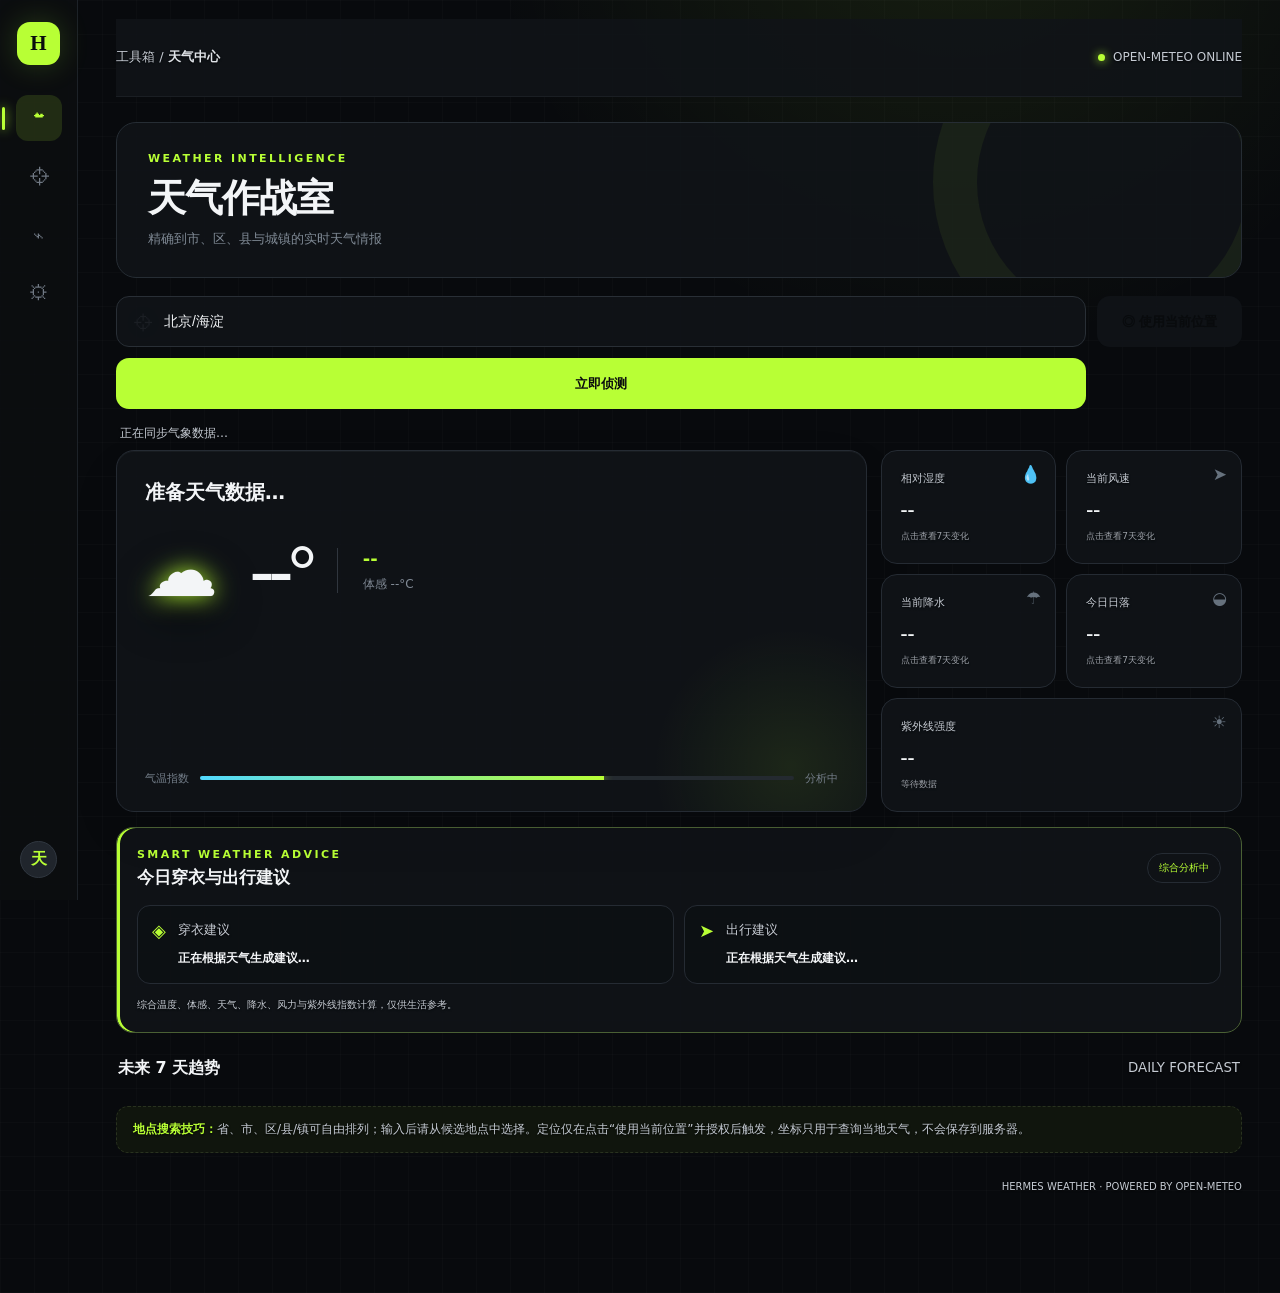
<file: HermesWeather-frontend-1.4.5-p3.html>
<!doctype html>
<html lang="zh-CN"><head><meta charset="utf-8"><meta http-equiv="Cache-Control" content="no-cache, no-store, must-revalidate"><meta http-equiv="Pragma" content="no-cache"><meta http-equiv="Expires" content="0"><meta name="app-version" content="1.4.5-p3-unified-no-downgrade"><meta name="viewport" content="width=device-width,initial-scale=1"><title>Hermes Weather</title>
<style>
:root{--bg:#080a0d;--surface:#111419;--surface2:#171b21;--line:#252b33;--text:#f3f5f7;--muted:#89919c;--green:#b8ff35;--green2:#80d900;--cyan:#51d9ff;--danger:#ff646d}*{box-sizing:border-box}html{scroll-behavior:smooth}body{margin:0;min-height:100vh;color:var(--text);font-family:"Microsoft YaHei UI","Segoe UI",system-ui,sans-serif;background:var(--bg);background-image:radial-gradient(circle at 75% -10%,rgba(184,255,53,.09),transparent 28%),linear-gradient(rgba(255,255,255,.014) 1px,transparent 1px),linear-gradient(90deg,rgba(255,255,255,.014) 1px,transparent 1px);background-size:auto,34px 34px,34px 34px}.shell{display:grid;grid-template-columns:78px 1fr;min-height:100vh}.sidebar{position:fixed;inset:0 auto 0 0;width:78px;background:#0c0e11;border-right:1px solid #1d2228;display:flex;flex-direction:column;align-items:center;z-index:20}.logo{width:43px;height:43px;margin:22px 0 30px;border-radius:13px;display:grid;place-items:center;background:var(--green);color:#090b0d;font:bold 21px "Segoe UI";box-shadow:0 0 30px #b8ff3530}.nav{display:flex;flex-direction:column;gap:12px}.nav-item{position:relative;width:46px;height:46px;border:0;border-radius:12px;background:transparent;color:#717984;display:grid;place-items:center;font-size:20px;cursor:pointer}.nav-item.active,.nav-item:hover{color:var(--green);background:#b8ff3510}.nav-item.active:before{content:"";position:absolute;left:-16px;width:3px;height:23px;border-radius:3px;background:var(--green);box-shadow:0 0 12px var(--green)}.avatar{margin-top:auto;margin-bottom:22px;width:37px;height:37px;border-radius:50%;display:grid;place-items:center;background:#20252c;color:var(--green);font-weight:bold;border:1px solid #303740}.page{grid-column:2;padding:0 38px 38px;max-width:1500px;width:100%;margin:auto}.topbar{height:78px;display:flex;align-items:center;justify-content:space-between;border-bottom:1px solid #1a1e23}.crumb{color:#737b86;font-size:13px}.crumb b{color:#dfe3e8}.online{display:flex;align-items:center;gap:8px;color:#828b96;font-size:12px}.dot{width:7px;height:7px;border-radius:50%;background:var(--green);box-shadow:0 0 10px var(--green)}.banner{position:relative;overflow:hidden;margin:25px 0 18px;padding:29px 31px;border-radius:20px;border:1px solid #262d34;background:linear-gradient(110deg,#151a20 0%,#101418 65%,#19220f 100%)}.banner:after{content:"";position:absolute;width:270px;height:270px;right:-50px;top:-120px;border:44px solid rgba(184,255,53,.06);border-radius:50%}.eyebrow{color:var(--green);font-size:11px;font-weight:800;letter-spacing:2.4px}.banner h1{font-size:clamp(25px,3vw,39px);margin:8px 0 6px;letter-spacing:-1px}.banner p{color:#7f8994;margin:0;font-size:13px}.search-area{display:grid;grid-template-columns:1fr auto;gap:11px;margin:0 0 15px}.searchbox{position:relative}.searchbox:before{content:"⌖";position:absolute;left:17px;top:50%;transform:translateY(-50%);color:#69727d;font-size:19px}.searchbox input{width:100%;height:51px;padding:0 20px 0 47px;color:#f3f5f7;background:#12161b;border:1px solid #292f36;border-radius:13px;outline:none;font-size:14px;transition:.2s}.searchbox input:focus{border-color:#607e2d;box-shadow:0 0 0 3px #b8ff350c}.search-area button{height:51px;padding:0 25px;border:0;border-radius:13px;color:#0b0d0f;background:var(--green);font-weight:900;cursor:pointer;transition:.2s}.search-area button:hover{background:#ccff6e;transform:translateY(-1px)}.search-area button:disabled{filter:grayscale(.7);cursor:wait}.status{min-height:26px;padding:0 4px;color:#78818c;font-size:12px}.status.error{color:var(--danger)}.dashboard{display:grid;grid-template-columns:minmax(410px,1.35fr) minmax(280px,.65fr);gap:14px}.hero{position:relative;overflow:hidden;min-height:280px;padding:28px;border:1px solid var(--line);border-radius:18px;background:linear-gradient(135deg,#171c22,#11151a)}.hero:before{content:"";position:absolute;right:-75px;bottom:-105px;width:300px;height:300px;border-radius:50%;background:radial-gradient(circle,#b8ff3516,transparent 65%)}.location{font-size:20px;font-weight:900}.updated{color:#707985;font-size:11px;margin-top:7px}.hero-main{display:flex;align-items:center;margin-top:22px}.big-icon{font-size:73px;width:105px;filter:drop-shadow(0 12px 18px #0009)}.temperature{font:800 72px "Segoe UI";letter-spacing:-5px}.condition-wrap{margin-left:25px;padding-left:25px;border-left:1px solid #30363e}.condition{color:var(--green);font-size:18px;font-weight:800}.feels{color:#818a95;margin-top:7px;font-size:12px}.tempbar{position:absolute;left:28px;right:28px;bottom:25px;display:flex;align-items:center;gap:11px;color:#747e89;font-size:11px}.bar{height:4px;flex:1;border-radius:4px;background:#242a30;overflow:hidden}.bar i{display:block;width:68%;height:100%;background:linear-gradient(90deg,var(--cyan),var(--green));box-shadow:0 0 10px var(--green)}.metrics{display:grid;grid-template-columns:1fr 1fr;gap:10px}.metric{position:relative;overflow:hidden;padding:19px;border:1px solid var(--line);border-radius:16px;background:var(--surface);transition:.2s}.metric:hover{border-color:#3b472d;transform:translateY(-2px)}.metric small{display:block;color:#78818c;font-size:11px}.metric b{display:block;font:700 21px "Segoe UI";margin-top:10px}.metric span{position:absolute;right:14px;top:13px;color:#66717d;font-size:17px}.forecast-head{display:flex;justify-content:space-between;align-items:center;margin:25px 2px 11px}.forecast-head h2{margin:0;font-size:16px}.forecast-head small{color:#646d77}.forecast{display:grid;grid-template-columns:repeat(7,1fr);gap:9px}.day{position:relative;overflow:hidden;text-align:center;padding:17px 7px;border-radius:15px;border:1px solid var(--line);background:var(--surface);transition:.2s}.day:first-child{border-color:#678c29;background:linear-gradient(180deg,#1b2316,#12161a)}.day:first-child:before{content:"TODAY";position:absolute;right:-20px;top:9px;width:70px;transform:rotate(42deg);color:#0a0c0e;background:var(--green);font:bold 7px "Segoe UI"}.day:hover{transform:translateY(-4px);border-color:#4c5d34}.day .date{color:#79828d;font-size:11px;line-height:1.7}.day .icon{font-size:31px;margin:11px 0 7px;filter:drop-shadow(0 7px 8px #0007)}.day .desc{min-height:34px;font-size:11px}.day .temp{font:700 13px "Segoe UI";margin:8px 0}.day .rain{color:var(--cyan);font-size:10px}.tip{margin-top:16px;padding:13px 16px;border-radius:12px;border:1px dashed #29321f;background:#10150d;color:#778269;font-size:11px}.tip b{color:var(--green)}footer{text-align:right;color:#484f58;font-size:10px;margin-top:18px}@media(max-width:930px){.dashboard{grid-template-columns:1fr}.hero{min-height:260px}.metrics{grid-template-columns:repeat(4,1fr)}.forecast{overflow-x:auto;grid-template-columns:repeat(7,125px);padding-bottom:8px}}@media(max-width:680px){.shell{grid-template-columns:1fr}.sidebar{display:none}.page{grid-column:1;padding:0 17px 25px}.topbar{height:58px}.banner{padding:22px}.metrics{grid-template-columns:1fr 1fr}.hero-main{flex-wrap:wrap}.big-icon{font-size:55px;width:80px}.temperature{font-size:57px}.condition-wrap{margin-left:14px;padding-left:14px}.search-area button{padding:0 16px}.forecast-head{margin-top:20px}}

.view{display:none}.view.active-view{display:block}.tool-view{padding-top:30px;animation:fadeIn .25s ease}@keyframes fadeIn{from{opacity:0;transform:translateY(5px)}to{opacity:1;transform:none}}.tool-head{display:flex;justify-content:space-between;align-items:flex-end;margin-bottom:20px}.tool-head h1{font-size:30px;margin:7px 0 5px}.tool-head p{color:var(--muted);font-size:13px;margin:0}.lime-btn{border:0;border-radius:11px;padding:12px 17px;background:var(--green);color:#090b0d;font-weight:900;cursor:pointer}.tool-grid{display:grid;grid-template-columns:1fr 1fr;gap:14px}.tool-panel{border:1px solid var(--line);border-radius:17px;background:var(--surface);padding:20px}.panel-title{display:flex;align-items:center;justify-content:space-between;padding-bottom:15px;border-bottom:1px solid var(--line)}.panel-title small{color:var(--muted)}.text-btn{border:0;background:none;color:var(--green);cursor:pointer}.place-list{display:grid;gap:8px;padding-top:13px}.place-item{display:flex;align-items:center;justify-content:space-between;padding:13px;border:1px solid #242a31;border-radius:12px;background:#0e1115;cursor:pointer;transition:.2s}.place-item:hover{border-color:var(--green);transform:translateX(3px)}.place-item b{font-size:13px}.place-item small{display:block;color:var(--muted);margin-top:4px}.place-actions button{border:0;background:none;color:#69727d;cursor:pointer;font-size:16px}.place-actions button:hover{color:var(--danger)}.empty{padding:35px 10px;text-align:center;color:#626b75;font-size:12px}.chart-panel{padding:15px;height:430px}.chart-panel canvas{width:100%;height:100%}.trend-legend{display:flex;gap:18px;color:var(--muted);font-size:11px}.trend-legend i{display:inline-block;width:8px;height:8px;border-radius:50%;margin-right:6px}.high-dot{background:var(--green)}.low-dot{background:var(--cyan)}.trend-cards{display:grid;grid-template-columns:repeat(4,1fr);gap:10px;margin-top:13px}.trend-cards article{padding:17px;border:1px solid var(--line);border-radius:14px;background:var(--surface)}.trend-cards small{display:block;color:var(--muted)}.trend-cards b{display:block;font-size:21px;margin-top:8px}.settings-list{display:grid;gap:10px}.setting-row{display:flex;align-items:center;justify-content:space-between;min-height:82px;padding:18px 20px;border:1px solid var(--line);border-radius:15px;background:var(--surface)}.setting-row small{display:block;color:var(--muted);margin-top:6px}.segmented{display:flex;padding:3px;border-radius:10px;background:#090b0e}.segmented button{border:0;border-radius:8px;padding:8px 16px;background:transparent;color:var(--muted);cursor:pointer}.segmented button.active{background:var(--green);color:#090b0d;font-weight:bold}.color-picks{display:flex;gap:10px}.color-picks button{width:27px;height:27px;border:3px solid transparent;border-radius:50%;background:var(--pick);cursor:pointer}.color-picks button.active{border-color:white;box-shadow:0 0 0 2px var(--pick)}.switch input{display:none}.switch span{display:block;width:45px;height:24px;border-radius:20px;background:#30363d;cursor:pointer;padding:3px}.switch span:after{content:"";display:block;width:18px;height:18px;border-radius:50%;background:#818a94;transition:.2s}.switch input:checked+span{background:#b8ff3540}.switch input:checked+span:after{transform:translateX(21px);background:var(--green)}.setting-input{width:230px;padding:11px 13px;border:1px solid #30363d;border-radius:10px;outline:none;background:#0b0e12;color:var(--text)}.setting-input:focus{border-color:var(--green)}.outline-btn{padding:10px 17px;border:1px solid #61333a;border-radius:10px;background:transparent;color:#ff7a82;cursor:pointer}.toast{position:fixed;right:25px;bottom:25px;z-index:99;padding:13px 18px;border:1px solid #3b472d;border-radius:11px;background:#151b11;color:var(--text);box-shadow:0 15px 40px #0008;transform:translateY(100px);opacity:0;transition:.25s}.toast.show{transform:none;opacity:1}@media(max-width:800px){.tool-grid{grid-template-columns:1fr}.trend-cards{grid-template-columns:1fr 1fr}.tool-head{align-items:flex-start;gap:15px;flex-direction:column}.setting-row{gap:16px}.chart-panel{height:340px}}@media(max-width:520px){.setting-row{align-items:flex-start;flex-direction:column}.setting-input{width:100%}.trend-cards{grid-template-columns:1fr 1fr}}

.custom-bg,.bg-shade{position:fixed;inset:-25px;pointer-events:none;opacity:0;transition:opacity .35s,filter .25s;z-index:-2}.custom-bg{background-position:center;background-size:cover;background-repeat:no-repeat}.bg-shade{inset:0;background:#080a0d;z-index:-1}.has-custom-bg .custom-bg,.has-custom-bg .bg-shade{opacity:1}.has-custom-bg{background-image:none}.has-custom-bg .sidebar{background-color:rgba(var(--sidebar-rgb,12,14,17),var(--panel-alpha,.88));backdrop-filter:blur(14px)}.has-custom-bg .topbar{background:rgba(8,10,13,.35);backdrop-filter:blur(10px)}.has-custom-bg .banner,.has-custom-bg .hero,.has-custom-bg .metric,.has-custom-bg .day,.has-custom-bg .tool-panel,.has-custom-bg .trend-cards article,.has-custom-bg .setting-row{backdrop-filter:blur(14px);background-color:rgba(var(--panel-rgb,17,20,25),var(--panel-alpha,.88))}.bg-controls{display:flex;align-items:center;gap:15px}.upload-btn{border-color:#52682d;color:var(--green)}.range-controls{display:flex;gap:22px}.range-controls label{display:grid;grid-template-columns:48px 140px 42px;align-items:center;gap:8px;color:var(--muted);font-size:11px}.range-controls input{accent-color:var(--green)}.range-controls output{color:var(--text);text-align:right;font:11px "Segoe UI"}@media(max-width:650px){.range-controls{width:100%;flex-direction:column}.range-controls label{grid-template-columns:45px 1fr 40px}.bg-controls{width:100%;justify-content:flex-start}}

.accent-controls{display:flex;align-items:center;gap:15px}.custom-color{display:flex;align-items:center;gap:7px;color:var(--muted);font-size:11px;cursor:pointer}.custom-color input{width:30px;height:30px;padding:0;border:0;border-radius:7px;background:transparent;cursor:pointer}.mode-select{display:flex;gap:7px}.mode-select button{padding:9px 13px;border:1px solid #30363d;border-radius:10px;background:#0c0f13;color:var(--muted);cursor:pointer}.mode-select button.active{border-color:var(--green);color:var(--green);background:color-mix(in srgb,var(--green) 9%,transparent)}.mode-select i{font-style:normal;margin-right:4px}.single-range{display:grid;grid-template-columns:minmax(150px,220px) 45px;align-items:center;gap:10px}.single-range input{accent-color:var(--green)}.single-range output{text-align:right;color:var(--text);font:12px "Segoe UI"}
body.theme-light{--bg:#e9edf2;--surface:#f9fafb;--surface2:#eef1f4;--line:#d3d9e0;--text:#171b20;--muted:#65707d;background-color:var(--bg);background-image:radial-gradient(circle at 75% -10%,color-mix(in srgb,var(--green) 15%,transparent),transparent 30%),linear-gradient(rgba(0,0,0,.025) 1px,transparent 1px),linear-gradient(90deg,rgba(0,0,0,.025) 1px,transparent 1px)}body.theme-light .sidebar{background:rgba(247,249,251,var(--panel-alpha));border-color:#d7dde3}body.theme-light .topbar{border-color:#d4dae0}body.theme-light .banner{background:linear-gradient(110deg,rgba(255,255,255,var(--panel-alpha)),rgba(240,244,247,var(--panel-alpha)),color-mix(in srgb,var(--green) 12%,rgba(255,255,255,var(--panel-alpha))))}body.theme-light .hero,body.theme-light .metric,body.theme-light .day,body.theme-light .tool-panel,body.theme-light .trend-cards article,body.theme-light .setting-row{background:rgba(249,250,251,var(--panel-alpha));box-shadow:0 8px 30px rgba(37,48,59,.07)}body.theme-light .searchbox input,body.theme-light .setting-input,body.theme-light .place-item,body.theme-light .mode-select button{background:rgba(255,255,255,.92);color:#171b20;border-color:#cfd6dd}body.theme-light .day:first-child{background:linear-gradient(180deg,color-mix(in srgb,var(--green) 12%,white),rgba(249,250,251,var(--panel-alpha)))}body.theme-light .bg-shade{background:#eef1f4}.hero,.metric,.day,.tool-panel,.trend-cards article,.setting-row,.banner{background-color:rgba(var(--panel-rgb,17,20,25),var(--panel-alpha,.88))}.sidebar{background-color:rgba(var(--sidebar-rgb,12,14,17),var(--panel-alpha,.88))}@media(max-width:700px){.mode-select{flex-wrap:wrap}.accent-controls{width:100%;justify-content:space-between}.single-range{width:100%}}

.searchbox{z-index:12}.suggestions{position:absolute;left:0;right:0;top:57px;display:none;max-height:330px;overflow:auto;padding:7px;border:1px solid var(--line);border-radius:13px;background:rgba(var(--panel-rgb),.97);box-shadow:0 20px 50px #0009;backdrop-filter:blur(18px);z-index:50}.suggestions.show{display:block}.suggestion{display:flex;align-items:center;justify-content:space-between;padding:11px 12px;border-radius:9px;cursor:pointer}.suggestion:hover,.suggestion.selected{background:color-mix(in srgb,var(--green) 11%,transparent)}.suggestion b{font-size:12px}.suggestion small{display:block;color:var(--muted);margin-top:3px;font-size:10px}.suggestion em{font-style:normal;color:#5f6975;font-size:10px}.suggestion-empty{padding:18px;text-align:center;color:var(--muted);font-size:11px}.weather-scene{position:fixed;inset:0;overflow:hidden;pointer-events:none;z-index:-4;transition:background 1s}.scene-sky,.scene-clouds,.scene-rain,.scene-snow,.scene-flash{position:absolute;inset:0}.scene-sky{transition:background 1s}.weather-clear .scene-sky{background:radial-gradient(circle at 78% 18%,rgba(255,191,55,.38),transparent 17%),linear-gradient(150deg,#163353,#090c12 70%)}.weather-cloudy .scene-sky{background:linear-gradient(150deg,#29333e,#090b0e 75%)}.weather-rain .scene-sky,.weather-storm .scene-sky{background:linear-gradient(150deg,#172b3c,#07090d 72%)}.weather-snow .scene-sky{background:linear-gradient(150deg,#7a94a7,#18212a 72%)}.weather-fog .scene-sky{background:linear-gradient(150deg,#64717a,#15191d 75%)}.scene-orb{position:absolute;right:10%;top:8%;width:150px;height:150px;border-radius:50%;opacity:0;transition:1s}.weather-clear .scene-orb{opacity:.85;background:#ffd769;box-shadow:0 0 70px #ffcb4f80}.scene-clouds{opacity:0;background:radial-gradient(ellipse at 20% 22%,rgba(210,223,231,.2) 0 9%,transparent 28%),radial-gradient(ellipse at 75% 34%,rgba(178,194,204,.18) 0 12%,transparent 32%);animation:cloudMove 24s ease-in-out infinite alternate}.weather-cloudy .scene-clouds,.weather-rain .scene-clouds,.weather-storm .scene-clouds,.weather-snow .scene-clouds,.weather-fog .scene-clouds{opacity:1}@keyframes cloudMove{to{transform:translateX(5%) scale(1.08)}}.weather-rain .scene-rain,.weather-storm .scene-rain{opacity:.55;background-image:repeating-linear-gradient(105deg,transparent 0 18px,rgba(116,207,255,.5) 19px 20px,transparent 21px 35px);background-size:42px 110px;animation:rainFall .55s linear infinite}@keyframes rainFall{to{background-position:-15px 110px}}.scene-rain,.scene-snow{opacity:0}.weather-snow .scene-snow{opacity:.75;background-image:radial-gradient(circle,#fff 0 2px,transparent 2.5px),radial-gradient(circle,#d9f3ff 0 1.5px,transparent 2px);background-size:55px 70px,83px 92px;animation:snowFall 7s linear infinite}@keyframes snowFall{to{background-position:40px 350px,-35px 460px}}.weather-storm .scene-flash{animation:flash 6s infinite}@keyframes flash{0%,90%,94%,100%{background:transparent}91%,93%{background:rgba(210,235,255,.18)}}.has-custom-bg .weather-scene{mix-blend-mode:screen;opacity:.6}body.theme-light .weather-scene{filter:saturate(.75) brightness(1.3);opacity:.42}body.weather-clear{--weather-glow:#ffd24d}body.weather-rain{--weather-glow:#51d9ff}body.weather-snow{--weather-glow:#dff7ff}body.weather-storm{--weather-glow:#9da9ff}body.weather-cloudy,body.weather-fog{--weather-glow:#aebdca}.big-icon{text-shadow:0 0 25px var(--weather-glow,var(--green))}.hero{box-shadow:inset 0 1px rgba(255,255,255,.04),0 20px 60px rgba(0,0,0,calc((100 - var(--opacity-num,88))*.004))}

/* Full-screen weather particle layer and layout repairs */
.weather-scene{position:fixed;inset:0;width:100vw;height:100vh;z-index:-3;overflow:hidden}.weather-canvas{position:absolute;inset:0;width:100%;height:100%;display:block;opacity:.92}.custom-bg{z-index:-4}.bg-shade{z-index:-2}.shell{position:relative;z-index:1}.page{min-width:0;padding-bottom:64px}.nav-item.active:before{left:-14px}.forecast{min-width:0}.day{min-width:0}.day:first-child:before{right:-17px;top:10px}.day .desc{overflow-wrap:anywhere;line-height:1.45}.updated,.status,.metric small,.day .date,.forecast-head small,.tip,footer,.crumb,.online{color:#9aa3ae}.tip{line-height:1.6}footer{min-height:28px;padding:8px 0 4px}.search-area{position:relative;z-index:15}.dashboard,.forecast-head,.forecast,.tip,footer{position:relative;z-index:2}@media(max-width:1100px){.forecast{grid-template-columns:repeat(7,minmax(105px,1fr));gap:7px}.day{padding-left:5px;padding-right:5px}.day .desc{font-size:10px}}@media(max-width:930px){.forecast{grid-template-columns:repeat(7,125px);overflow-x:auto;scrollbar-color:var(--green) transparent}.page{padding-bottom:75px}}@media(max-width:680px){.hero-main{gap:2px}.condition-wrap{max-width:44%}.updated{overflow-wrap:anywhere}.page{padding-bottom:80px}}@media(prefers-reduced-motion:reduce){.weather-canvas{display:none}.scene-clouds,.scene-flash{animation:none!important}}
body{isolation:isolate}.custom-bg{z-index:0}.bg-shade{z-index:1}.weather-scene{z-index:2}.shell{z-index:3}.sidebar{z-index:20}.toast{z-index:99}
.weather-scene{opacity:1!important;visibility:visible!important}.scene-sky{opacity:.72}.has-custom-bg .scene-sky{opacity:.28}.weather-canvas{opacity:1;mix-blend-mode:screen}.weather-rain .weather-canvas,.weather-storm .weather-canvas{filter:drop-shadow(0 0 2px rgba(120,210,255,.45))}.weather-snow .weather-canvas{filter:drop-shadow(0 0 3px rgba(255,255,255,.65))}@media(prefers-reduced-motion:reduce){.weather-canvas{display:block!important;opacity:.72}.scene-clouds,.scene-flash{animation:none!important}}

/* Precipitation must remain visible across the entire viewport, including translucent panels. */
.weather-canvas{position:fixed!important;inset:0!important;width:100vw!important;height:100vh!important;z-index:12!important;pointer-events:none!important;opacity:.68!important;mix-blend-mode:screen;visibility:visible!important}.weather-rain~.weather-canvas,.weather-storm~.weather-canvas{opacity:.72!important}.sidebar{z-index:20}.suggestions{z-index:50}.toast{z-index:99}body.theme-light .weather-canvas{mix-blend-mode:multiply;opacity:.38!important}@media(prefers-reduced-motion:reduce){.weather-canvas{display:block!important;opacity:.32!important}}

.precip-overlay{position:fixed;inset:-120px -80px;z-index:11;pointer-events:none;display:none}.weather-rain .precip-overlay,.weather-storm .precip-overlay{display:block;opacity:.38;background-image:repeating-linear-gradient(107deg,transparent 0 20px,rgba(150,218,255,.62) 21px 22px,transparent 23px 42px);background-size:48px 125px;animation:fullRain .62s linear infinite;mix-blend-mode:screen}.weather-storm .precip-overlay{opacity:.5;animation-duration:.42s}.weather-snow .precip-overlay{display:block;opacity:.5;background-image:radial-gradient(circle,rgba(255,255,255,.9) 0 2px,transparent 2.7px),radial-gradient(circle,rgba(220,245,255,.8) 0 1.4px,transparent 2px);background-size:58px 72px,91px 105px;animation:fullSnow 7s linear infinite;mix-blend-mode:screen}@keyframes fullRain{to{background-position:-34px 125px}}@keyframes fullSnow{to{background-position:45px 430px,-35px 525px}}body.theme-light .weather-rain .precip-overlay,body.theme-light .weather-storm .precip-overlay{mix-blend-mode:multiply;opacity:.25}@media(prefers-reduced-motion:reduce){.precip-overlay{animation:none!important;opacity:.2!important}}

/* Refined weather depth: soft far precipitation + random near particles. */
.weather-rain .precip-overlay{opacity:calc(.20 * var(--fx-intensity,1));background-size:61px 145px;animation-duration:.78s}.weather-storm .precip-overlay{opacity:calc(.28 * var(--fx-intensity,1));background-size:48px 132px;animation-duration:.52s}.weather-snow .precip-overlay{opacity:calc(.32 * var(--fx-intensity,1))}.weather-rain .weather-canvas,.weather-storm .weather-canvas{opacity:.78!important}.weather-snow .weather-canvas{opacity:.82!important}

/* Natural droplet rain: Canvas draws teardrop particles; CSS supplies only a subtle distant layer. */
.weather-rain .precip-overlay,.weather-storm .precip-overlay{display:block;background-image:radial-gradient(ellipse at center,rgba(168,222,250,.55) 0 1px,transparent 1.7px);background-size:38px 64px;animation:farDrops 1.4s linear infinite;mix-blend-mode:screen;opacity:.08}.rain-level-1 .precip-overlay{animation-duration:1.65s;opacity:.05}.rain-level-2 .precip-overlay{animation-duration:1.2s;opacity:.07}.rain-level-3 .precip-overlay{animation-duration:.88s;opacity:.09}.rain-level-4 .precip-overlay{animation-duration:.68s;opacity:.16}@keyframes farDrops{to{background-position:-18px 128px}}.weather-rain .weather-canvas,.weather-storm .weather-canvas{opacity:.9!important;filter:drop-shadow(0 1px 2px rgba(94,185,235,.18))}body.theme-light .weather-rain .precip-overlay,body.theme-light .weather-storm .precip-overlay{opacity:.035;mix-blend-mode:multiply}body.theme-light .weather-rain .weather-canvas,body.theme-light .weather-storm .weather-canvas{opacity:.62!important;mix-blend-mode:multiply}

/* Grid precipitation removed: all rain/snow now comes from random Canvas particles only. */
.precip-overlay,.weather-rain .precip-overlay,.weather-storm .precip-overlay,.weather-snow .precip-overlay{display:none!important;background:none!important;animation:none!important}

.top-actions{display:flex;align-items:center;gap:8px}.window-action{width:34px;height:34px;padding:0;border:1px solid var(--line);border-radius:9px;background:rgba(var(--panel-rgb),var(--panel-alpha));color:var(--muted);cursor:pointer;font-size:16px}.window-action:hover{border-color:var(--green);color:var(--green)}
/* Fullscreen and compact-window layout */
body.fullscreen-ui .page{max-width:none;padding-left:42px;padding-right:42px}body.fullscreen-ui .banner{margin-top:18px}.shell,.page{min-height:100vh}.hero-main,.metric,.day{min-width:0}
@media(max-width:760px){.page{padding:0 12px 70px}.topbar{height:54px}.crumb{font-size:11px}.online{display:none}.banner{margin:13px 0 12px;padding:19px 18px;border-radius:15px}.banner h1{font-size:25px}.banner p{font-size:11px}.search-area{grid-template-columns:minmax(0,1fr) auto;gap:7px}.searchbox input{height:46px;padding-left:40px;font-size:12px}.search-area button{height:46px;padding:0 13px;font-size:12px}.dashboard{gap:9px}.hero{min-height:235px;padding:19px}.location{font-size:17px}.big-icon{font-size:50px;width:72px}.temperature{font-size:52px}.condition-wrap{margin-left:9px;padding-left:10px}.metrics{gap:7px}.metric{padding:14px}.metric b{font-size:17px}.forecast-head{margin-top:17px}.tip{font-size:10px;padding:10px}.tool-view{padding-top:18px}.tool-head h1{font-size:24px}.chart-panel{height:300px}}
@media(max-width:480px){.top-actions{gap:4px}.window-action{width:30px;height:30px}.search-area{grid-template-columns:1fr}.search-area button{width:100%}.hero-main{display:grid;grid-template-columns:58px 82px 1fr}.big-icon{font-size:42px;width:auto}.temperature{font-size:44px}.condition-wrap{max-width:none}.metrics{grid-template-columns:1fr 1fr}.metric{min-height:82px}.forecast{grid-template-columns:repeat(7,112px)}.tool-grid{grid-template-columns:1fr}.trend-cards{grid-template-columns:1fr 1fr}.settings-list{gap:7px}.setting-row{padding:15px}.mode-select{width:100%}.mode-select button{flex:1;padding:8px 5px}.color-picks{gap:7px}}
@media(max-width:380px){.page{padding-left:8px;padding-right:8px}.banner h1{font-size:22px}.metrics{grid-template-columns:1fr}.hero-main{grid-template-columns:50px 72px 1fr}.temperature{font-size:39px}.forecast{grid-template-columns:repeat(7,105px)}}

/* Prevent narrow-window horizontal clipping caused by intrinsic grid/card widths. */
html,body{max-width:100%;overflow-x:hidden}.page,.view,.dashboard,.hero,.metrics,.metric,.search-area,.searchbox,.forecast-head,.tip{max-width:100%;min-width:0}.metrics>*{min-width:0}.searchbox input{min-width:0}.shell{width:100%}@media(max-width:480px){.metrics{grid-template-columns:minmax(0,1fr) minmax(0,1fr)}.metric{overflow:hidden}.metric b{font-size:15px;white-space:nowrap}.metric span{right:9px}.page{width:100%;overflow-x:hidden}.forecast{max-width:100%;overflow-x:auto}}

@media(max-width:540px){.metrics{grid-template-columns:1fr}.metric{width:100%}.dashboard{grid-template-columns:1fr}.search-area{grid-template-columns:1fr}.search-area button{width:100%}.banner,.hero,.metrics,.metric{box-sizing:border-box}.topbar{padding-right:2px}}

.locate-btn{height:58px;padding:0 18px;border:1px solid color-mix(in srgb,var(--green) 45%,var(--line));border-radius:13px;background:rgba(var(--panel-rgb),var(--panel-alpha));color:var(--text);font-weight:700;cursor:pointer;white-space:nowrap;transition:.2s}.locate-btn:hover{border-color:var(--green);color:var(--green)}.locate-btn:disabled{opacity:.55;cursor:wait}@media(max-width:760px){.search-area{flex-wrap:wrap}.searchbox{flex:1 1 100%}.locate-btn,#btn{flex:1}}

.metric{width:100%;color:var(--text);text-align:left;font-family:inherit;cursor:pointer}.metric:focus-visible{outline:2px solid var(--green);outline-offset:2px}.metric em{display:block;margin-top:8px;color:var(--green);font-size:9px;font-style:normal;opacity:.78}.metric-modal{position:fixed;inset:0;z-index:120;display:none;align-items:center;justify-content:center;padding:20px;background:#020407c9;backdrop-filter:blur(12px)}.metric-modal.show{display:flex}.metric-dialog{position:relative;width:min(820px,96vw);max-height:92vh;overflow:auto;padding:27px;border:1px solid color-mix(in srgb,var(--green) 35%,var(--line));border-radius:20px;background:rgba(var(--panel-rgb),.98);box-shadow:0 30px 90px #000}.metric-dialog h2{margin:7px 0}.metric-dialog p{margin:0 0 16px;color:var(--muted)}.metric-close{position:absolute;right:16px;top:14px;width:34px;height:34px;border:1px solid var(--line);border-radius:9px;background:transparent;color:var(--text);font-size:22px;cursor:pointer}.metric-dialog canvas{display:block;width:100%;height:300px}.metric-values{display:grid;grid-template-columns:repeat(7,1fr);gap:7px;margin-top:14px}.metric-values div{padding:10px 5px;border:1px solid var(--line);border-radius:10px;text-align:center}.metric-values small{display:block;color:var(--muted)}.metric-values b{display:block;margin-top:5px;font-size:12px}@media(max-width:650px){.metric-dialog canvas{height:230px}.metric-values{grid-template-columns:repeat(4,1fr)}}

.metrics .uv-metric{grid-column:1/-1}.advice-panel{margin-top:15px;padding:20px;border:1px solid color-mix(in srgb,var(--green) 25%,var(--line));border-radius:17px;background:rgba(var(--panel-rgb),var(--panel-alpha));box-shadow:inset 3px 0 var(--green)}.advice-title{display:flex;align-items:center;justify-content:space-between;gap:15px}.advice-title h2{margin:5px 0 0;font-size:17px}.advice-title>span{padding:7px 11px;border:1px solid var(--line);border-radius:999px;color:var(--green);font-size:10px}.advice-grid{display:grid;grid-template-columns:1fr 1fr;gap:10px;margin-top:16px}.advice-grid article{display:flex;gap:12px;align-items:flex-start;padding:14px;border:1px solid var(--line);border-radius:13px;background:rgba(0,0,0,.12)}.advice-grid article>span{color:var(--green);font-size:18px}.advice-grid small{display:block;color:var(--muted);margin-bottom:6px}.advice-grid b{font-size:12px;line-height:1.75}.advice-panel>p{margin:13px 0 0;color:var(--muted);font-size:10px}@media(max-width:650px){.advice-grid{grid-template-columns:1fr}.advice-title{align-items:flex-start;flex-direction:column}}

body.compact-ui .page{max-width:980px}body.compact-ui .banner{padding-top:18px;padding-bottom:18px}body.compact-ui .weather-canvas{display:block!important;visibility:visible!important;opacity:.72!important}body.compact-ui .weather-scene{display:block!important;visibility:visible!important}.compact-ui .scene-sky,.compact-ui .scene-clouds,.compact-ui .scene-orb{animation-play-state:running!important}
/* Mobile dock regression fix: keep all four tool views reachable on narrow web screens. */
@media(max-width:680px){
 .page{padding-bottom:calc(92px + env(safe-area-inset-bottom))}
 .sidebar{display:flex;position:fixed;left:0;right:0;bottom:0;top:auto;width:auto;height:calc(72px + env(safe-area-inset-bottom));padding:7px 8px env(safe-area-inset-bottom);flex-direction:row;align-items:center;z-index:1000;border-right:0;border-top:1px solid rgba(255,255,255,.12);background-color:rgba(var(--sidebar-rgb,12,14,17),var(--panel-alpha,.88));backdrop-filter:blur(20px)}
 .sidebar .logo,.sidebar .avatar{display:none}.nav{display:grid;grid-template-columns:repeat(4,minmax(0,1fr));width:100%;gap:4px}
 .nav-item{width:100%;height:56px;border-radius:13px;display:flex;flex-direction:column;gap:2px;align-items:center;justify-content:center;font-size:20px}
 .nav-item::after{content:attr(data-label);font-size:11px;font-weight:700;letter-spacing:.04em}.nav-item.active:before{display:none}
 .nav-item.active{background:color-mix(in srgb,var(--green) 13%,transparent)}
 .toast{bottom:calc(86px + env(safe-area-inset-bottom))}
}
</style>
<style>
html{overscroll-behavior:none}body.android-app .window-action{display:none}
body.android-app .topbar{padding-top:max(0px,env(safe-area-inset-top))}
body.android-app .page{padding-bottom:calc(94px + env(safe-area-inset-bottom))}
.update-box{display:flex;flex-direction:column;gap:8px;min-width:min(100%,430px)}.update-actions{display:flex;gap:8px;flex-wrap:wrap}.update-status{font-size:12px;color:var(--muted);word-break:break-all}.update-url{width:100%;min-width:250px}
@media(max-width:540px){body.android-app .page{padding-left:10px;padding-right:10px}.update-box,.update-url{min-width:0;width:100%}.update-actions button{flex:1}}

/* p2 semantic color normalization: all interactive accents follow the selected theme color. */
:root{--accent-soft:color-mix(in srgb,var(--green) 13%,transparent);--accent-border:color-mix(in srgb,var(--green) 42%,var(--line));--chart-secondary:color-mix(in srgb,var(--green) 42%,var(--cyan))}
.search-area button,.lime-btn,.segmented button.active{background:var(--green);color:#090b0d}.nav-item.active,.nav-item:hover,.text-btn,.eyebrow,.condition,.advice-grid article>span,.advice-title>span,.metric em,.upload-btn{color:var(--green)}
.nav-item.active,.nav-item:hover,.mode-select button.active{background:var(--accent-soft)}.mode-select button.active,.metric:hover,.locate-btn:hover,.searchbox input:focus{border-color:var(--accent-border)}
.switch input:checked+span:after{background:var(--green)}.switch input:checked+span{background:var(--accent-soft)}input[type=range]{accent-color:var(--green)}.toast{border-color:var(--accent-border);background:color-mix(in srgb,var(--panel-rgb) 94%,var(--green) 6%)}
body.theme-light .advice-grid article{background:rgba(255,255,255,.38)}body.theme-light .toast{background:rgba(249,250,251,.97)}

@media(max-width:680px){.nav-item{touch-action:manipulation;-webkit-tap-highlight-color:transparent;user-select:none}.nav-item:active{transform:scale(.96)}}

/* p3 final transparent surface cascade */
.sidebar{background:rgba(var(--sidebar-rgb),var(--panel-alpha))!important}
.topbar,.banner,.hero,.metric,.day,.advice-panel,.tool-panel,.place-item,.trend-cards article,.setting-row,.setting-input,.segmented,.mode-select button,.searchbox input,.search-area .locate-btn,.suggestions,.update-box{background:rgba(var(--panel-rgb),var(--panel-alpha))!important;background-image:none!important;backdrop-filter:blur(14px)}
.nav-item,.segmented button{background:transparent!important}.nav-item.active,.nav-item:hover,.mode-select button.active{background:var(--accent-soft)!important}.segmented button.active,.lime-btn,.search-area #btn{background:var(--green)!important;color:#090b0d}

/* Preserve readability at low panel opacity without making surfaces opaque. */
.has-custom-bg{--muted:#b9c0ca;--text:#f7f8fa}.has-custom-bg .tool-head p,.has-custom-bg .setting-row small,.has-custom-bg .updated,.has-custom-bg .status,.has-custom-bg .crumb,.has-custom-bg .forecast-head small{color:#c5cbd3;text-shadow:0 1px 2px rgba(0,0,0,.7)}
.has-custom-bg .setting-row b,.has-custom-bg .tool-head h1,.has-custom-bg .location,.has-custom-bg .metric b{color:#fff;text-shadow:0 1px 3px rgba(0,0,0,.75)}
@media(max-width:680px){.page{padding-bottom:calc(110px + env(safe-area-inset-bottom))!important}.tool-view{padding-bottom:calc(90px + env(safe-area-inset-bottom))!important}}

/* v1.4.5: blur control affects only the uploaded background, never tabs/cards/Dock. */
.has-custom-bg .sidebar,.has-custom-bg .topbar,.has-custom-bg .banner,.has-custom-bg .hero,.has-custom-bg .metric,.has-custom-bg .day,
.has-custom-bg .advice-panel,.has-custom-bg .tool-panel,.has-custom-bg .place-item,.has-custom-bg .trend-cards article,.has-custom-bg .setting-row,
.has-custom-bg .setting-input,.has-custom-bg .segmented,.has-custom-bg .mode-select button,.has-custom-bg .searchbox input,.has-custom-bg .suggestions{
 backdrop-filter:none!important;-webkit-backdrop-filter:none!important
}
.custom-bg{filter:url(#userBgBlurFilter);transform:scale(var(--bg-scale,1));will-change:filter,transform}.sidebar,.topbar,.banner,.hero,.metric,.day,.tool-panel,.setting-row{transition:background-color .18s,border-color .18s!important}
/* Improve all secondary/small text without changing panel opacity. */
:root{--small-text:#c5cbd3}.updated,.status,.metric small,.metric em,.day .date,.day .rain,.forecast-head small,.tip,footer,.crumb,.online,
.tool-head p,.panel-title small,.place-item small,.trend-cards small,.setting-row small,.custom-color,.range-controls label,.update-status,.advice-grid small,.advice-panel>p,
.suggestion small,.suggestion em{color:var(--small-text)!important;font-weight:500;text-shadow:0 1px 2px rgba(0,0,0,.8);line-height:1.55}
.setting-row small,.tool-head p,.status,.tip{font-size:max(12px,0.75rem)}.nav-item::after{font-size:12px!important;color:#d5dae1}.nav-item.active::after{color:var(--green)}
body.theme-light{--small-text:#46515e}body.theme-light .updated,body.theme-light .status,body.theme-light .setting-row small,body.theme-light .tool-head p{ text-shadow:0 1px 1px rgba(255,255,255,.65)}

/* Make blur changes immediate; never animate filter from a stale value. */
.custom-bg{transition:opacity .2s!important}
/* High-contrast structure at low opacity. */
.has-custom-bg .setting-row,.has-custom-bg .tool-panel,.has-custom-bg .hero,.has-custom-bg .metric,.has-custom-bg .day,.has-custom-bg .advice-panel,.has-custom-bg .trend-cards article{border-color:rgba(235,240,247,.30)!important;box-shadow:0 5px 18px rgba(0,0,0,.20)}
.has-custom-bg small,.has-custom-bg .updated,.has-custom-bg .status,.has-custom-bg .tip,.has-custom-bg footer,.has-custom-bg .crumb,.has-custom-bg .online,.has-custom-bg .tool-head p,.has-custom-bg .update-status{color:#e1e5eb!important;font-weight:600!important;text-shadow:0 1px 3px #000,0 0 5px rgba(0,0,0,.65)!important}
.has-custom-bg .nav-item{color:#dbe0e7!important}.has-custom-bg .setting-row b,.has-custom-bg h1,.has-custom-bg h2{font-weight:800;text-shadow:0 1px 3px #000}
.has-custom-bg input[type=range]{filter:drop-shadow(0 1px 2px rgba(0,0,0,.8))}.has-custom-bg .switch span{outline:1px solid rgba(255,255,255,.35)}

.report-modal{position:fixed;inset:0;z-index:130;display:none;align-items:center;justify-content:center;padding:18px;background:rgba(2,4,7,.78)}.report-modal.show{display:flex}.report-dialog{position:relative;width:min(780px,96vw);max-height:90vh;overflow:auto;padding:26px;border:1px solid var(--accent-border);border-radius:20px;background:rgba(var(--panel-rgb),.97);box-shadow:0 28px 90px rgba(0,0,0,.7)}.report-dialog h2{margin:7px 0}.report-meta{color:var(--green);font-size:12px;margin-bottom:14px}.report-content{margin:0;padding:15px;border:1px solid var(--line);border-radius:12px;white-space:pre-wrap;word-break:break-word;color:var(--text);background:rgba(0,0,0,.22);font:500 13px/1.75 "Microsoft YaHei UI",sans-serif}.report-actions{display:flex;justify-content:flex-end;margin-top:14px}@media(max-width:540px){.report-dialog{padding:21px 16px}.report-content{font-size:12px}}
.upgrade-modal{position:fixed;inset:0;z-index:136;display:none;align-items:center;justify-content:center;padding:18px;background:rgba(2,4,7,.78)}.upgrade-modal.show{display:flex}.upgrade-dialog{position:relative;width:min(600px,95vw);padding:27px;border:1px solid var(--accent-border);border-radius:20px;background:rgba(var(--panel-rgb),.98);box-shadow:0 28px 90px rgba(0,0,0,.75)}.upgrade-dialog h2{margin:8px 0}.upgrade-version{color:var(--green);font-weight:800}.upgrade-notes{line-height:1.75;white-space:pre-wrap}.upgrade-actions{display:flex;justify-content:flex-end;align-items:center;gap:10px;flex-wrap:wrap;margin-top:20px}@media(max-width:520px){.upgrade-actions>*{flex:1}.upgrade-dialog{padding:23px 17px}}
</style><script>document.addEventListener('DOMContentLoaded',()=>document.body.classList.add('android-app'));</script>
</head><body><div id="weatherScene" class="weather-scene"><div class="scene-sky"></div><div class="scene-orb"></div><div class="scene-clouds"></div><div class="scene-flash"></div></div><canvas id="weatherCanvas" class="weather-canvas"></canvas><svg width="0" height="0" aria-hidden="true"><filter id="userBgBlurFilter"><feGaussianBlur id="userBgBlurNode" stdDeviation="0"/></filter></svg><div id="customBg" class="custom-bg"></div><div id="bgShade" class="bg-shade"></div><div class="shell"><aside class="sidebar"><div class="logo">H</div><nav class="nav"><button class="nav-item active" data-view="weather" data-label="天气" title="天气">☁</button><button class="nav-item" data-view="places" data-label="地点" title="地点">⌖</button><button class="nav-item" data-view="trends" data-label="趋势" title="趋势">⌁</button><button class="nav-item" data-view="settings" data-label="设置" title="设置">⚙</button></nav><div class="avatar">天</div></aside><main class="page"><header class="topbar"><div class="crumb">工具箱 / <b>天气中心</b></div><div class="top-actions"><div class="online"><i class="dot"></i> OPEN-METEO ONLINE</div><button class="window-action" id="compactBtn" title="小窗模式">▣</button><button class="window-action" id="fullscreenBtn" title="全屏模式（F11）">⛶</button></div></header><section id="weatherView" class="view active-view"><section class="banner"><div class="eyebrow">WEATHER INTELLIGENCE</div><h1>天气作战室</h1><p>精确到市、区、县与城镇的实时天气情报</p></section><form class="search-area" id="form"><div class="searchbox"><input id="city" value="北京/海淀" placeholder="输入省市区（顺序不限），如 海淀 北京市" autocomplete="off"><div id="suggestions" class="suggestions"></div></div><button type="button" id="locateBtn" class="locate-btn" title="经你授权后使用设备位置">◎ 使用当前位置</button><button id="btn">立即侦测</button></form><div class="status" id="status">正在同步气象数据…</div><section class="dashboard"><article class="hero"><div class="location" id="location">准备天气数据…</div><div class="updated" id="updated"></div><div class="hero-main"><div class="big-icon" id="icon">☁️</div><div class="temperature" id="temperature">--°</div><div class="condition-wrap"><div class="condition" id="condition">--</div><div class="feels" id="feels">体感 --°C</div></div></div><div class="tempbar"><span>气温指数</span><div class="bar"><i></i></div><span id="level">分析中</span></div></article><section class="metrics"><button class="metric" data-metric="humidity"><small>相对湿度</small><b id="humidity">--</b><span>💧</span><em>点击查看7天变化</em></button><button class="metric" data-metric="wind"><small>当前风速</small><b id="wind">--</b><span>➤</span><em>点击查看7天变化</em></button><button class="metric" data-metric="rain"><small>当前降水</small><b id="rainNow">--</b><span>☂</span><em>点击查看7天变化</em></button><button class="metric" data-metric="sunset"><small>今日日落</small><b id="sunset">--</b><span>◒</span><em>点击查看7天变化</em></button><button class="metric uv-metric" data-metric="uv"><small>紫外线强度</small><b id="uvIndex">--</b><span>☀</span><em id="uvLevel">等待数据</em></button></section></section><section class="advice-panel"><div class="advice-title"><div><div class="eyebrow">SMART WEATHER ADVICE</div><h2>今日穿衣与出行建议</h2></div><span id="adviceRisk">综合分析中</span></div><div class="advice-grid"><article><span>◈</span><div><small>穿衣建议</small><b id="clothingAdvice">正在根据天气生成建议…</b></div></article><article><span>➤</span><div><small>出行建议</small><b id="travelAdvice">正在根据天气生成建议…</b></div></article></div><p id="adviceBasis">综合温度、体感、天气、降水、风力与紫外线指数计算，仅供生活参考。</p></section><div class="forecast-head"><h2>未来 7 天趋势</h2><small id="hint">DAILY FORECAST</small></div><section class="forecast" id="forecast"></section><div class="tip"><b>地点搜索技巧：</b>省、市、区/县/镇可自由排列；输入后请从候选地点中选择。定位仅在点击“使用当前位置”并授权后触发，坐标只用于查询当地天气，不会保存到服务器。</div><footer>HERMES WEATHER · POWERED BY OPEN-METEO</footer></section>
<section id="placesView" class="view tool-view"><div class="tool-head"><div><div class="eyebrow">LOCATION LIBRARY</div><h1>地点收藏库</h1><p>收藏常用地点，一键获取当地天气。</p></div><button class="lime-btn" id="saveCurrent">＋ 收藏当前地点</button></div><div class="tool-grid"><article class="tool-panel"><div class="panel-title"><b>★ 收藏地点</b><small id="favCount">0 个地点</small></div><div id="favorites" class="place-list"></div></article><article class="tool-panel"><div class="panel-title"><b>◷ 最近查询</b><button class="text-btn" id="clearRecent">清空</button></div><div id="recent" class="place-list"></div></article></div></section>
<section id="trendsView" class="view tool-view"><div class="tool-head"><div><div class="eyebrow">WEATHER ANALYTICS</div><h1>七日趋势分析</h1><p id="trendLocation">查询天气后查看气温与降水变化。</p></div><div class="trend-legend"><span><i class="high-dot"></i>最高温</span><span><i class="low-dot"></i>最低温</span></div></div><article class="tool-panel chart-panel"><canvas id="trendCanvas" width="1100" height="400"></canvas></article><div class="trend-cards"><article><small>七日最高</small><b id="weekHigh">--</b></article><article><small>七日最低</small><b id="weekLow">--</b></article><article><small>平均温度</small><b id="weekAvg">--</b></article><article><small>最高降水概率</small><b id="weekRain">--</b></article></div></section>
<section id="settingsView" class="view tool-view"><div class="tool-head"><div><div class="eyebrow">PREFERENCES</div><h1>工具箱设置</h1><p>自定义显示方式，设置会保存在本机浏览器。</p></div></div><div class="settings-list"><article class="setting-row"><div><b>温度单位</b><small>选择摄氏度或华氏度</small></div><div class="segmented"><button data-unit="C" class="active">°C</button><button data-unit="F">°F</button></div></article><article class="setting-row"><div><b>主题强调色</b><small>选择预设颜色，或使用取色器自定义任意颜色</small></div><div class="accent-controls"><div class="color-picks"><button data-color="#b8ff35" class="active" style="--pick:#b8ff35"></button><button data-color="#51d9ff" style="--pick:#51d9ff"></button><button data-color="#ffb84d" style="--pick:#ffb84d"></button><button data-color="#d49cff" style="--pick:#d49cff"></button></div><label class="custom-color" title="自定义强调色"><input id="customAccent" type="color" value="#b8ff35"><span>自定义</span></label></div></article><article class="setting-row"><div><b>显示模式</b><small>切换暗夜模式或明亮的日间模式</small></div><div class="mode-select"><button data-theme="dark" class="active"><i>☾</i> 暗夜</button><button data-theme="light"><i>☀</i> 日间</button><button data-theme="system"><i>◐</i> 跟随系统</button></div></article><article class="setting-row"><div><b>界面透明度</b><small>调整天气卡片、面板和侧边栏的透明程度</small></div><div class="single-range"><input id="panelOpacity" type="range" min="5" max="100" value="88"><output id="opacityValue">88%</output></div></article><article class="setting-row"><div><b>启动时自动查询</b><small>打开软件后自动刷新上次地点</small></div><label class="switch"><input id="autoSearch" type="checkbox" checked><span></span></label></article><article class="setting-row"><div><b>默认地点</b><small>用于软件启动时查询</small></div><input class="setting-input" id="defaultPlace" value="北京/海淀"></article><article class="setting-row bg-setting"><div><b>自定义背景</b><small>从本地上传 JPG、PNG、WebP 或 GIF（建议不超过 8 MB）</small></div><div class="bg-controls"><input id="bgUpload" type="file" accept="image/jpeg,image/png,image/webp,image/gif" hidden><button class="outline-btn upload-btn" id="chooseBg">选择图片</button><button class="text-btn" id="removeBg">恢复默认</button></div></article><article class="setting-row bg-setting"><div><b>背景显示</b><small>调节图片明暗与模糊程度，让文字保持清晰</small></div><div class="range-controls"><label>暗度 <input id="bgDarkness" type="range" min="0" max="90" value="55"><output id="darknessValue">55%</output></label><label>模糊 <input id="bgBlur" type="range" min="0" max="12" value="0"><output id="blurValue">0px</output></label></div></article><article class="setting-row"><div><b>远程更新</b><small>从 GitHub HTTPS 更新清单检查新版本；下载后由 Android 系统确认安装</small></div><div class="update-box"><div class="update-actions"><button class="lime-btn" id="checkUpdate">检查补丁</button><button class="outline-btn" id="viewUpdateReport">查看补丁报告</button></div><div class="update-status" id="updateStatus">客户端 1.4.5 · 已启用免安装补丁更新</div></div></article><article class="setting-row danger-row"><div><b>重置本地数据</b><small>清除收藏、历史和所有设置</small></div><button class="outline-btn" id="resetData">重置数据</button></article></div></section></main></div><div id="upgradeModal" class="upgrade-modal" aria-hidden="true"><article class="upgrade-dialog" role="dialog" aria-modal="true" aria-labelledby="upgradeTitle"><button id="upgradeClose" class="metric-close" aria-label="关闭">×</button><div class="eyebrow">CLIENT UPDATE</div><h2 id="upgradeTitle">发现客户端新版本</h2><div id="upgradeVersion" class="upgrade-version"></div><p id="upgradeNotes" class="upgrade-notes"></p><div class="upgrade-actions"><button id="upgradeReport" class="outline-btn">查看更新报告</button><button id="upgradeLater" class="text-btn">稍后提醒</button><button id="upgradeNow" class="lime-btn">立即更新</button></div></article></div><div id="reportModal" class="report-modal" aria-hidden="true"><article class="report-dialog" role="dialog" aria-modal="true" aria-labelledby="reportTitle"><button id="reportClose" class="metric-close" aria-label="关闭">×</button><div class="eyebrow">UPDATE REPORT</div><h2 id="reportTitle">更新报告</h2><div id="reportMeta" class="report-meta">正在读取本次更新内容…</div><pre id="reportContent" class="report-content"></pre><div class="report-actions"><button id="reportRefresh" class="lime-btn">刷新报告</button></div></article></div><div id="metricModal" class="metric-modal" aria-hidden="true"><div class="metric-dialog" role="dialog" aria-modal="true" aria-labelledby="metricTitle"><button id="metricClose" class="metric-close" aria-label="关闭">×</button><div class="eyebrow">7-DAY DATA TREND</div><h2 id="metricTitle">数据变化</h2><p id="metricSubtitle"></p><canvas id="metricChart" width="900" height="360"></canvas><div id="metricValues" class="metric-values"></div></div></div><script>
const W={0:['晴朗','☀️'],1:['大致晴朗','🌤️'],2:['局部多云','⛅'],3:['阴天','☁️'],45:['有雾','🌫️'],48:['雾凇','🌫️'],51:['小毛毛雨','🌦️'],53:['毛毛雨','🌦️'],55:['大毛毛雨','🌧️'],56:['冻毛毛雨','🌧️'],57:['强冻毛毛雨','🌧️'],61:['小雨','🌦️'],63:['中雨','🌧️'],65:['大雨','🌧️'],66:['冻雨','🌧️'],67:['强冻雨','🌧️'],71:['小雪','🌨️'],73:['中雪','🌨️'],75:['大雪','❄️'],77:['米雪','❄️'],80:['小阵雨','🌦️'],81:['阵雨','🌧️'],82:['强阵雨','⛈️'],85:['小阵雪','🌨️'],86:['强阵雪','❄️'],95:['雷暴','⛈️'],96:['雷暴伴冰雹','⛈️'],99:['强雷暴伴冰雹','⛈️']};const $=x=>document.getElementById(x),wi=c=>W[c]||[`未知天气 (${c})`,'◉'];
const ALIASES={'纽约':'New York','洛杉矶':'Los Angeles','旧金山':'San Francisco','华盛顿':'Washington','伦敦':'London','巴黎':'Paris','东京':'Tokyo','大阪':'Osaka','首尔':'Seoul','莫斯科':'Moscow','悉尼':'Sydney','墨尔本':'Melbourne','新加坡':'Singapore','曼谷':'Bangkok','迪拜':'Dubai','罗马':'Rome','柏林':'Berlin','马德里':'Madrid','温哥华':'Vancouver','多伦多':'Toronto'};
async function fetchJSON(url,tries=2){let last;for(let i=0;i<tries;i++){try{let ctl=new AbortController(),timer=setTimeout(()=>ctl.abort(),15000),r=await fetch(url,{signal:ctl.signal});clearTimeout(timer);if(!r.ok)throw Error('天气服务返回 '+r.status);return await r.json()}catch(e){last=e;if(i+1<tries)await new Promise(x=>setTimeout(x,600))}}throw last}
const ADMIN_SUFFIX=/(特别行政区|维吾尔自治区|壮族自治区|回族自治区|自治区|自治州|自治县|新区|地区|街道|省|市|区|县|镇|乡)$/;

function normalizeName(s){return String(s||'').toLowerCase().replace(/(特别行政区|维吾尔自治区|壮族自治区|回族自治区|自治区|自治州|自治县|新区|地区|街道|省|市|区|县|镇|乡|\s|,|，|\/|\\|>|-)/g,'')}

function queryParts(raw){let clean=String(raw||'').trim().replace(/[，,、/\\>→-]+/g,' '),parts=clean.split(/\s+/).filter(Boolean);if(parts.length===1&&/[省市区县镇乡]/.test(parts[0])){let found=parts[0].match(/.{1,16}?(?:特别行政区|维吾尔自治区|壮族自治区|回族自治区|自治区|自治州|自治县|新区|地区|街道|省|市|区|县|镇|乡)/g)||[],rest=parts[0].replace(found.join(''),'');parts=[...found,...(rest?[rest]:[])]}return[...new Set(parts)]}

function placeFields(place){return[place.name,place.admin4,place.admin3,place.admin2,place.admin1,place.country].filter(Boolean)}

function partWeight(x){return/(街道)$/.test(x)?7:/(镇|乡)$/.test(x)?6:/(区|县|自治县|新区)$/.test(x)?5:/(市|自治州|地区)$/.test(x)?4:/(省|自治区|特别行政区)$/.test(x)?3:2}function orderedParts(parts){return[...parts].sort((a,b)=>partWeight(a)-partWeight(b))}function editDistance(a,b){a=normalizeName(a);b=normalizeName(b);let prev=Array.from({length:b.length+1},(_,i)=>i);for(let i=1;i<=a.length;i++){let cur=[i];for(let j=1;j<=b.length;j++)cur[j]=Math.min(cur[j-1]+1,prev[j]+1,prev[j-1]+(a[i-1]===b[j-1]?0:1));prev=cur}return prev[b.length]}function similarity(a,b){a=normalizeName(a);b=normalizeName(b);if(!a&&!b)return 1;if(!a||!b)return 0;return 1-editDistance(a,b)/Math.max(a.length,b.length)}function fuzzyScore(place,raw,parts){let fields=placeFields(place),normFields=fields.map(normalizeName),name=normalizeName(place.name),score=0,matched=0,missing=0,deepest=[...parts].sort((a,b)=>partWeight(b)-partWeight(a))[0];for(let original of parts){let token=normalizeName(original),weight=partWeight(original),sims=normFields.map(x=>similarity(x,token)),best=Math.max(0,...sims),exact=normFields.includes(token);if(name===token){score+=weight*9e8;matched++}else if(exact){score+=weight*5e8;matched++}else if(best>=.8){score+=weight*2.6e8*best;matched++}else if(best>=.5){score+=weight*8e7*best;matched++}else{score-=weight*7e8;missing++}}let hierarchy=normalizeName(placeLabel(place)),rawNorm=normalizeName(raw);score+=similarity(hierarchy,rawNorm)*8e8;if(deepest&&name===normalizeName(deepest))score+=1.4e9;if(parts.length>1&&missing)score-=missing*1.2e9;if(place.source==='OpenStreetMap')score+=8e7;if((place.osmType==='administrative'||place.addresstype==='region'||place.addresstype==='city')&&parts.some(x=>/(省|市|区|县|镇|乡)$/.test(x)))score+=1.5e8;score+=Math.min(place.population||0,5e7);place._matchScore=score;let coverageHits=parts.filter(e=>normFields.some(f=>f===normalizeName(e)||f.includes(normalizeName(e))||normalizeName(e).includes(f))).length,tokenCoverage=coverageHits/Math.max(parts.length,1),nameMatch=deepest?similarity(name,normalizeName(deepest)):similarity(name,rawNorm),literal=s=>String(s||'').replace(/\s/g,''),sameAdminKind=partWeight(place.name)===partWeight(deepest||raw),exactLiteral=(literal(place.name)===literal(deepest||raw)||literal(raw).includes(literal(place.name)))&&sameAdminKind,scoreConfidence=1/(1+Math.exp(-(score-2.8e9)/9e8));place._matchPercent=Math.max(0,Math.min(100,Math.round(exactLiteral&&tokenCoverage===1?100:(tokenCoverage*.45+nameMatch*.15+(sameAdminKind?.08:0)+scoreConfidence*.32)*100)));return score}
function osmPlace(x){let a=x.address||{},displayParts=String(x.display_name||'').split(',').map(v=>v.trim()).filter(Boolean),country=a.country||displayParts.at(-1),state=a.state||a.province||displayParts.find(v=>/(省|自治区|特别行政区|北京市|天津市|上海市|重庆市)$/.test(v)),name=a.suburb||a.city_district||a.district||a.town||a.city||a.county||a.village||a.municipality||x.name||displayParts[0],between=displayParts.filter(v=>v!==name&&v!==state&&v!==country&&!/^[0-9-]+$/.test(v)),admin4=a.suburb&&a.suburb!==name?a.suburb:null,admin3=a.city_district||a.district||a.county||(a.city&&/(区|县)$/.test(a.city)?a.city:null),admin2=a.region||(a.city&&a.city!==name&&a.city!==admin3?a.city:null)||between.find(v=>v!==admin3&&/(市|州|地区|盟)$/.test(v))||a.town||a.municipality;if(admin2===name)admin2=null;return{name,admin4,admin3,admin2,admin1:state,country,latitude:Number(x.lat),longitude:Number(x.lon),feature_code:'OSM '+(x.type||''),osmType:x.type,osmClass:x.class,addresstype:x.addresstype,population:0,display_name:x.display_name,source:'OpenStreetMap'}}
const VERIFIED_PLACES=[{keys:['梅华','梅华街道','珠海梅华','香洲梅华'],name:'梅华街道',admin3:'香洲区',admin2:'珠海市',admin1:'广东省',country:'中国',latitude:22.2749161,longitude:113.5421003,feature_code:'VERIFIED ADM',source:'HermesVerified'}];function verifiedCandidates(raw){let n=normalizeName(raw),parts=queryParts(raw).map(normalizeName);return VERIFIED_PLACES.filter(x=>x.keys.some(k=>n===normalizeName(k)||parts.includes(normalizeName(k))||n.includes(normalizeName(k))))}
async function findCandidates(raw){let verified=verifiedCandidates(raw),parts=queryParts(raw),terms=[];for(let part of parts){let stripped=part.replace(ADMIN_SUFFIX,''),alias=ALIASES[part]||ALIASES[stripped];terms.push(alias,part,stripped)}terms=[...new Set(terms.filter(Boolean))];let osmBase='https://nominatim.openstreetmap.org/search?format=jsonv2&addressdetails=1&limit=20&accept-language=zh-CN&countrycodes='+(parts.some(x=>/[省市区县镇乡]/.test(x))?'cn&':''),osmQueries=[String(raw).trim(),parts.join(' '),orderedParts(parts).join(' ')],jobs=[...new Set(osmQueries.filter(Boolean))].map(q=>fetchJSON(osmBase+'q='+encodeURIComponent(q),1).then(x=>(x||[]).map(osmPlace)).catch(()=>[]));for(let term of terms)for(let lang of ['zh','en'])jobs.push(fetchJSON('https://geocoding-api.open-meteo.com/v1/search?name='+encodeURIComponent(term)+'&count=30&language='+lang+'&format=json',1).then(x=>x.results||[]).catch(()=>[]));let settled=await Promise.all(jobs),rows=[...verified,...settled.flat()],uniq=new Map;for(let x of rows){let key=Number(x.latitude).toFixed(3)+','+Number(x.longitude).toFixed(3),old=uniq.get(key);if(!old||x.source==='OpenStreetMap'||/[A-Za-z]/.test(old.name)&&!/[A-Za-z]/.test(x.name))uniq.set(key,x)}let ranked=[...uniq.values()].sort((a,b)=>(b.source==='HermesVerified')-(a.source==='HermesVerified')||fuzzyScore(b,raw,parts)-fuzzyScore(a,raw,parts)),target=parts.slice().sort((a,b)=>partWeight(b)-partWeight(a))[0],exactOSM=ranked.find(x=>x.source==='OpenStreetMap'&&normalizeName(x.name)===normalizeName(target)&&(!x.osmType||x.osmType==='administrative'||x.addresstype==='suburb'||x.addresstype==='district'));if(exactOSM)ranked=[exactOSM,...ranked.filter(x=>x!==exactOSM)];if(ranked.length){ranked[0]._matchPercent=Math.max(ranked[0]._matchPercent||0,Math.round(92+8*Math.min(1,similarity(placeLabel(ranked[0]),raw))));for(let i=1;i<ranked.length;i++)ranked[i]._matchPercent=Math.min(ranked[i]._matchPercent||0,(ranked[0]._matchPercent||100)-Math.min(4+i*2,12))}let explicit=parts.filter(x=>/(省|自治区|特别行政区|市|区|县|镇|乡|街道)$/.test(x)),top=ranked[0],topFields=top?placeFields(top).map(normalizeName):[],topCovers=explicit.length&&explicit.every(x=>topFields.some(f=>f===normalizeName(x)||f.includes(normalizeName(x))||normalizeName(x).includes(f)));if(topCovers)ranked=[...ranked.filter(x=>explicit.every(e=>placeFields(x).map(normalizeName).some(f=>f===normalizeName(e)||f.includes(normalizeName(e))||normalizeName(e).includes(f)))),...ranked.filter(x=>!explicit.every(e=>placeFields(x).map(normalizeName).some(f=>f===normalizeName(e)||f.includes(normalizeName(e))||normalizeName(e).includes(f))))];return ranked.slice(0,8)}

async function resolvePlace(raw){let rows=await findCandidates(raw);if(!rows.length)throw Error('找不到“'+raw+'”。可输入任意顺序的省、市、区/县/镇，并从候选列表选择');return rows[0]}

let suggestTimer=0,suggestRows=[],suggestIndex=-1,suggestToken=0,selectedPlace=null,selectedLabel='';function placeLabel(x){return[x.name,x.admin4,x.admin3,x.admin2,x.admin1,x.country].filter((v,i,a)=>v&&a.indexOf(v)===i).join(' · ')}function renderSuggestions(rows){suggestRows=rows;suggestIndex=-1;let box=$('suggestions');if(!rows.length){box.innerHTML='<div class="suggestion-empty">没有匹配地点，仍可按回车尝试搜索</div>';box.classList.add('show');return}box.innerHTML=rows.map((x,i)=>`<div class="suggestion" data-si="${i}"><div><b>${escapeHTML(x.name)}</b><small>${escapeHTML([x.admin4,x.admin3,x.admin2,x.admin1,x.country].filter((v,j,a)=>v&&a.indexOf(v)===j).join(' · '))}</small></div><em>匹配 ${x._matchPercent??0}% · ${x.source==='OpenStreetMap'?'OSM':(x.feature_code||'')}<br>${Number(x.latitude).toFixed(2)}, ${Number(x.longitude).toFixed(2)}</em></div>`).join('');box.classList.add('show');box.querySelectorAll('.suggestion').forEach(e=>e.onmousedown=ev=>{ev.preventDefault();chooseSuggestion(Number(e.dataset.si))})}function chooseSuggestion(i){let x=suggestRows[i];if(!x)return;selectedPlace=x;selectedLabel=placeLabel(x);$('city').value=selectedLabel;$('suggestions').classList.remove('show');search(x)}function updateSuggestSelection(){document.querySelectorAll('.suggestion').forEach((x,i)=>x.classList.toggle('selected',i===suggestIndex))}
$('city').addEventListener('input',()=>{selectedPlace=null;selectedLabel='';clearTimeout(suggestTimer);let q=$('city').value.trim(),token=++suggestToken;if(q.length<1){$('suggestions').classList.remove('show');return}suggestTimer=setTimeout(async()=>{let rows=await findCandidates(q);if(token===suggestToken)renderSuggestions(rows)},350)});$('city').addEventListener('keydown',e=>{if(!$('suggestions').classList.contains('show'))return;if(e.key==='ArrowDown'){e.preventDefault();suggestIndex=Math.min(suggestIndex+1,suggestRows.length-1);updateSuggestSelection()}else if(e.key==='ArrowUp'){e.preventDefault();suggestIndex=Math.max(suggestIndex-1,0);updateSuggestSelection()}else if(e.key==='Enter'&&suggestIndex>=0){e.preventDefault();chooseSuggestion(suggestIndex)}else if(e.key==='Escape')$('suggestions').classList.remove('show')});document.addEventListener('click',e=>{if(!e.target.closest('.searchbox'))$('suggestions').classList.remove('show')});
async function reverseGeocode(latitude,longitude){let u='https://nominatim.openstreetmap.org/reverse?format=jsonv2&addressdetails=1&accept-language=zh-CN&lat='+encodeURIComponent(latitude)+'&lon='+encodeURIComponent(longitude),x=await fetchJSON(u,1);return osmPlace(x)}
function geolocationError(e){if(!isSecureContext)return'浏览器仅允许 HTTPS 网页使用定位';if(e?.code===1)return'定位权限被拒绝，请在浏览器地址栏的网站权限中允许位置访问';if(e?.code===2)return'暂时无法确定设备位置，请检查系统定位服务和网络';if(e?.code===3)return'定位超时，请移到信号较好的位置后重试';return e?.message||'定位失败'}
async function useCurrentLocation(){let b=$('locateBtn');if(!navigator.geolocation){$('status').className='status error';$('status').textContent='当前浏览器不支持定位';return}b.disabled=true;$('status').className='status';$('status').textContent='正在等待定位授权并确定当前位置…';try{let pos=await new Promise((resolve,reject)=>navigator.geolocation.getCurrentPosition(resolve,reject,{enableHighAccuracy:true,timeout:15000,maximumAge:300000})),lat=pos.coords.latitude,lon=pos.coords.longitude,place;try{place=await reverseGeocode(lat,lon)}catch{place={name:'当前位置',country:'设备定位',latitude:lat,longitude:lon,feature_code:'GPS'}}place.latitude=lat;place.longitude=lon;place.accuracy=pos.coords.accuracy;$('city').value=placeLabel(place);await search(place);$('status').textContent='已使用设备位置 · 精度约 '+Math.round(pos.coords.accuracy)+' 米 · '+new Date().toLocaleTimeString('zh-CN',{hour:'2-digit',minute:'2-digit'})}catch(e){$('status').className='status error';$('status').textContent='定位失败：'+geolocationError(e)}finally{b.disabled=false}}
$('locateBtn').onclick=useCurrentLocation;async function autoRequestLocation(){if(localStorage.getItem('hw_location_auto_requested')==='1')return;localStorage.setItem('hw_location_auto_requested','1');await useCurrentLocation()} 
async function search(placeOverride=null){let city=$('city').value.trim();if(!city)return;$('btn').disabled=true;$('status').className='status';$('status').textContent='正在核对地点…';try{let place=placeOverride||(selectedPlace&&city===selectedLabel?selectedPlace:null);if(!place){let rows=await findCandidates(city);if(!rows.length)throw Error('找不到“'+city+'”');renderSuggestions(rows);$('status').className='status error';$('status').textContent='请从搜索框下方选择准确地点后再查询，系统不会自动猜测同名地点';return}if(place.source==='OpenStreetMap'&&place.display_name){let canonical=osmPlace({address:{suburb:place.name,city:place.admin3||place.admin2,state:place.admin1,country:place.country},name:place.name,display_name:place.display_name,lat:place.latitude,lon:place.longitude,type:place.osmType||'administrative',addresstype:place.addresstype||'suburb'});place=Object.assign({},place,canonical,{latitude:Number(place.latitude),longitude:Number(place.longitude)})}selectedPlace=place;selectedLabel=placeLabel(place);$('city').value=selectedLabel;$('suggestions').classList.remove('show');let u='https://api.open-meteo.com/v1/forecast?latitude='+place.latitude+'&longitude='+place.longitude+'&current=temperature_2m,apparent_temperature,relative_humidity_2m,weather_code,wind_speed_10m,precipitation&daily=weather_code,temperature_2m_max,temperature_2m_min,apparent_temperature_max,apparent_temperature_min,relative_humidity_2m_mean,wind_speed_10m_max,precipitation_sum,precipitation_probability_max,uv_index_max,sunrise,sunset&timezone=auto&forecast_days=7',data=await fetchJSON(u);render({place,data,query:selectedLabel});$('status').textContent='数据同步完成 · '+new Date().toLocaleTimeString('zh-CN',{hour:'2-digit',minute:'2-digit'})}catch(e){$('status').className='status error';$('status').textContent='查询失败：'+(e.name==='AbortError'?'网络连接超时，请检查网络':e.message)}finally{$('btn').disabled=false}}

function uvText(v){return v<3?'低':v<6?'中等':v<8?'高':v<11?'很高':'极高'}function buildAdvice(c,d){let temp=Number(c.temperature_2m),feel=Number(c.apparent_temperature),wind=Number(c.wind_speed_10m),rain=Number(d.precipitation_probability_max?.[0]||0),amount=Number(d.precipitation_sum?.[0]||0),uv=Number(d.uv_index_max?.[0]||0),code=Number(c.weather_code),clothes=[],travel=[],risk=[];if(feel>=35){clothes.push('酷热，穿轻薄透气短袖，及时补水');risk.push('高温')}else if(feel>=28)clothes.push('偏热，建议短袖、透气衣物');else if(feel>=20)clothes.push('舒适，薄长袖或短袖均可');else if(feel>=12)clothes.push('微凉，建议薄外套搭配长裤');else if(feel>=5)clothes.push('较冷，建议毛衣和防风外套');else clothes.push('寒冷，穿厚外套并注意保暖');if(uv>=8){clothes.push('紫外线很强，戴帽、太阳镜并使用高倍防晒');risk.push('强紫外线')}else if(uv>=6)clothes.push('紫外线较强，建议防晒霜与遮阳用品');else if(uv>=3)clothes.push('午间外出建议基础防晒');if([95,96,99].includes(code)){travel.push('存在雷暴风险，尽量减少户外活动，远离高处和空旷地带');risk.push('雷暴')}else if(rain>=70||amount>=10){travel.push('降雨概率高，携带雨具并留意积水和交通延误');risk.push('强降水')}else if(rain>=35||amount>0)travel.push('可能有雨，建议随身携带折叠伞');else travel.push('降水影响较小，适合正常安排出行');if(wind>=40){travel.push('风力较强，避免骑行和临时搭建物附近停留');risk.push('大风')}else if(wind>=25)travel.push('风力偏大，骑行时注意横风');if(feel>=35)travel.push('避开午后高温时段，减少长时间暴晒');if(uv>=8)travel.push('10—16时尽量缩短户外停留');$('clothingAdvice').textContent=clothes.join('；')+'。';$('travelAdvice').textContent=travel.join('；')+'。';$('adviceRisk').textContent=risk.length?'重点关注：'+[...new Set(risk)].join(' / '):'出行条件总体平稳';$('adviceBasis').textContent=`今日：体感 ${feel.toFixed(1)}°C · 降水概率 ${rain}% · 最大风速 ${Number(d.wind_speed_10m_max?.[0]||wind).toFixed(1)} km/h · UV ${uv.toFixed(1)}（${uvText(uv)}）`}
function render(x){currentWeather=x;saveRecent(x);let c=x.data.current,d=x.data.daily,w=wi(c.weather_code),temp=Math.round(c.temperature_2m);applyWeatherScene(c.weather_code);$('location').textContent=[x.place.name,x.place.admin4,x.place.admin3,x.place.admin2,x.place.admin1,x.place.country].filter((v,i,a)=>v&&a.indexOf(v)===i).join(' · ');$('updated').textContent='当地时间 '+c.time.replace('T',' ')+' · 坐标 '+Number(x.place.latitude).toFixed(2)+', '+Number(x.place.longitude).toFixed(2);$('icon').textContent=w[1];$('temperature').textContent=temp+'°';$('condition').textContent=w[0];$('feels').textContent='体感 '+c.apparent_temperature+'°C';$('humidity').textContent=c.relative_humidity_2m+'%';$('wind').textContent=c.wind_speed_10m+' km/h';$('rainNow').textContent=c.precipitation+' mm';$('sunset').textContent=d.sunset[0].split('T')[1];let uv=Number(d.uv_index_max?.[0]||0);$('uvIndex').textContent=uv.toFixed(1);$('uvLevel').textContent=uvText(uv)+' · 点击查看7天变化';buildAdvice(c,d);$('level').textContent=temp>=35?'炎热':temp>=28?'偏热':temp>=18?'舒适':temp>=8?'微凉':'寒冷';let days=['周日','周一','周二','周三','周四','周五','周六'];$('forecast').innerHTML=d.time.map((date,i)=>{let z=new Date(date+'T12:00:00'),a=wi(d.weather_code[i]),rain=d.precipitation_probability_max[i]??'--';return `<article class="day"><div class="date">${i?' '+days[z.getDay()]:'今天'}<br>${z.getMonth()+1}/${z.getDate()}</div><div class="icon">${a[1]}</div><div class="desc">${a[0]}</div><div class="temp">${Math.round(d.temperature_2m_max[i])}° / ${Math.round(d.temperature_2m_min[i])}°</div><div class="rain">☂ ${rain}%</div></article>`}).join('')}
const metricDefs={humidity:{title:'相对湿度',unit:'%',values:d=>d.relative_humidity_2m_mean},wind:{title:'最大风速',unit:' km/h',values:d=>d.wind_speed_10m_max},rain:{title:'日累计降水',unit:' mm',values:d=>d.precipitation_sum},sunset:{title:'日落时间',unit:'',values:d=>d.sunset.map(v=>v.split('T')[1]),numeric:d=>d.sunset.map(v=>{let s=v.split('T')[1].split(':');return Number(s[0])*60+Number(s[1])})},uv:{title:'紫外线指数',unit:'',values:d=>d.uv_index_max.map(v=>Number(v).toFixed(1))}};
function openMetricTrend(key){if(!currentWeather)return toast('请先查询天气');let def=metricDefs[key],d=currentWeather.data.daily,labels=d.time.map((x,i)=>i?'周'+'日一二三四五六'[new Date(x+'T12:00:00').getDay()]:'今天'),shown=def.values(d),nums=def.numeric?def.numeric(d):shown.map(Number);$('metricTitle').textContent=def.title+' · 未来7天';$('metricSubtitle').textContent=placeLabel(currentWeather.place);$('metricValues').innerHTML=shown.map((v,i)=>`<div><small>${labels[i]}</small><b>${v}${def.unit}</b></div>`).join('');drawMetricChart(nums,labels,def);$('metricModal').classList.add('show');$('metricModal').setAttribute('aria-hidden','false')}
function drawMetricChart(vals,labels,def){let c=$('metricChart'),r=c.getBoundingClientRect(),ratio=devicePixelRatio||1;c.width=Math.max(r.width,600)*ratio;c.height=Math.max(r.height,260)*ratio;let ctx=c.getContext('2d');ctx.scale(ratio,ratio);let w=c.width/ratio,h=c.height/ratio,p={l:45,r:25,t:28,b:42},min=Math.min(...vals),max=Math.max(...vals);if(max===min){max+=1;min-=1}let pad=(max-min)*.15;min-=pad;max+=pad;let x=i=>p.l+i*(w-p.l-p.r)/6,y=v=>p.t+(max-v)*(h-p.t-p.b)/(max-min);ctx.clearRect(0,0,w,h);ctx.strokeStyle='rgba(120,130,140,.25)';ctx.fillStyle='#89919c';ctx.font='11px Segoe UI';for(let i=0;i<4;i++){let yy=p.t+i*(h-p.t-p.b)/3;ctx.beginPath();ctx.moveTo(p.l,yy);ctx.lineTo(w-p.r,yy);ctx.stroke()}ctx.beginPath();vals.forEach((v,i)=>i?ctx.lineTo(x(i),y(v)):ctx.moveTo(x(i),y(v)));ctx.strokeStyle=getComputedStyle(document.documentElement).getPropertyValue('--green');ctx.lineWidth=3;ctx.stroke();vals.forEach((v,i)=>{ctx.beginPath();ctx.arc(x(i),y(v),5,0,Math.PI*2);ctx.fillStyle='#b8ff35';ctx.fill();ctx.fillStyle='#89919c';ctx.textAlign='center';ctx.fillText(labels[i],x(i),h-15)})}
document.querySelectorAll('[data-metric]').forEach(b=>b.onclick=()=>openMetricTrend(b.dataset.metric));$('metricClose').onclick=()=>{$('metricModal').classList.remove('show');$('metricModal').setAttribute('aria-hidden','true')};$('metricModal').onclick=e=>{if(e.target===$('metricModal'))$('metricClose').click()};addEventListener('keydown',e=>{if(e.key==='Escape'&&$('metricModal').classList.contains('show'))$('metricClose').click()});
const weatherFX={type:'cloudy',level:0,particles:[],splashes:[],canvas:null,ctx:null,w:0,h:0,dpr:1,last:0,spawnCarry:0,reduced:matchMedia('(prefers-reduced-motion: reduce)').matches,profiles:{0:{rate:0,speed:0,size:0,wind:0,max:0},1:{rate:42,speed:250,size:1.15,wind:-12,max:180},2:{rate:88,speed:410,size:1.45,wind:-24,max:320},3:{rate:155,speed:620,size:1.8,wind:-42,max:500},4:{rate:310,speed:1050,size:2.35,wind:-88,max:820}},init(){this.canvas=$('weatherCanvas');this.ctx=this.canvas?.getContext('2d');if(!this.ctx)return;this.resize();addEventListener('resize',()=>this.resize(),{passive:true});document.addEventListener('visibilitychange',()=>{this.last=performance.now();if(!document.hidden&&!this.running){this.running=true;requestAnimationFrame(t=>this.frame(t))}});this.running=true;requestAnimationFrame(t=>this.frame(t))},resize(){if(!this.canvas||!this.ctx)return;this.dpr=Math.min(devicePixelRatio||1,2);this.w=Math.max(innerWidth,320);this.h=Math.max(innerHeight,480);this.canvas.width=Math.round(this.w*this.dpr);this.canvas.height=Math.round(this.h*this.dpr);this.ctx.setTransform(this.dpr,0,0,this.dpr,0,0);this.particles=[];this.splashes=[];this.spawnCarry=0},set(type,level=0){this.type=type;this.level=level;this.particles=[];this.splashes=[];this.spawnCarry=0;this.last=performance.now();let initial=type==='snow'?70:type==='rain'||type==='storm'?Math.round(this.profiles[level].max*(level===4?.58:.42)):0;for(let i=0;i<initial;i++){this.addParticle();let p=this.particles.at(-1);if(p)p.y=Math.random()*this.h}},addParticle(){if(this.type==='rain'||this.type==='storm'){let q=this.profiles[this.level]||this.profiles[2],depth=.4+Math.random()*.6,r=q.size*(.62+Math.random()*(this.level===4?1.05:.7))*depth;this.particles.push({kind:'drop',x:Math.random()*(this.w+100)-30,y:-15-Math.random()*45,r,speed:q.speed*(.78+Math.random()*.48)*(.75+depth*.3),vx:q.wind*(.55+Math.random()*.8),alpha:(.32+Math.random()*.38)*depth,wobble:Math.random()*6.28})}else if(this.type==='snow')this.particles.push({kind:'snow',x:Math.random()*this.w,y:-15-Math.random()*50,r:1.2+Math.random()*3,speed:35+Math.random()*65,vx:(Math.random()-.5)*38,phase:Math.random()*6.28,alpha:.4+Math.random()*.38})},dropPath(c,p){let tail=Math.max(2.5,p.r*2.8),angle=Math.atan2(p.vx,p.speed),dx=Math.sin(angle)*tail,dy=Math.cos(angle)*tail;c.beginPath();c.moveTo(p.x-dx,p.y-dy);c.quadraticCurveTo(p.x+p.r*.75,p.y-p.r*.15,p.x,p.y+p.r);c.quadraticCurveTo(p.x-p.r*.75,p.y-p.r*.15,p.x-dx,p.y-dy);c.closePath();let g=c.createLinearGradient(p.x-dx,p.y-dy,p.x,p.y+p.r);g.addColorStop(0,`rgba(190,232,255,${p.alpha*.08})`);g.addColorStop(.55,`rgba(147,213,247,${p.alpha*.72})`);g.addColorStop(1,`rgba(220,245,255,${p.alpha})`);c.fillStyle=g;c.fill()},frame(t){if(!this.ctx){this.running=false;return}let dt=Math.min(Math.max((t-this.last)/1000||.016,.001),.05);this.last=t;let c=this.ctx;c.clearRect(0,0,this.w,this.h);let q=this.profiles[this.level]||this.profiles[0],rate=this.type==='snow'?28:(this.type==='rain'||this.type==='storm'?q.rate:0);if(this.reduced)rate*=.2;this.spawnCarry+=rate*dt;let add=Math.min(Math.floor(this.spawnCarry),24);this.spawnCarry-=add;let cap=this.type==='snow'?220:q.max;for(let i=0;i<add&&this.particles.length<cap;i++)this.addParticle();if(this.type==='rain'||this.type==='storm'){for(let p of this.particles){p.wobble+=dt*2;p.x+=(p.vx+Math.sin(p.wobble)*3)*dt;p.y+=p.speed*dt;this.dropPath(c,p);if(p.y>=this.h-3&&this.level>=2&&Math.random()<.16){this.splashes.push({x:p.x,y:this.h-2,r:1,life:1,alpha:p.alpha*.55});p.y=this.h+30}}}else if(this.type==='snow'){for(let p of this.particles){p.phase+=dt;p.x+=(p.vx+Math.sin(p.phase)*22)*dt;p.y+=p.speed*dt;c.beginPath();c.arc(p.x,p.y,p.r,0,Math.PI*2);c.fillStyle=`rgba(245,252,255,${p.alpha})`;c.fill()}}for(let s of this.splashes){s.life-=dt*3.3;s.r+=dt*15;c.beginPath();c.ellipse(s.x,s.y,s.r*1.8,s.r*.38,0,0,Math.PI*2);c.strokeStyle=`rgba(164,224,255,${Math.max(0,s.life)*s.alpha})`;c.lineWidth=.8;c.stroke()}this.splashes=this.splashes.filter(s=>s.life>0);this.particles=this.particles.filter(p=>p.y<this.h+25&&p.x>-100&&p.x<this.w+100);if(!document.hidden)requestAnimationFrame(n=>this.frame(n));else this.running=false}};weatherFX.init();let weatherResizeTimer=0;function refreshWeatherAnimation(){clearTimeout(weatherResizeTimer);weatherResizeTimer=setTimeout(()=>{let type=weatherFX.type,level=weatherFX.level;weatherFX.resize();weatherFX.set(type,level);if(!weatherFX.running){weatherFX.running=true;weatherFX.last=performance.now();requestAnimationFrame(t=>weatherFX.frame(t))}},120)};addEventListener('resize',refreshWeatherAnimation,{passive:true});if(window.ResizeObserver)new ResizeObserver(refreshWeatherAnimation).observe(document.documentElement);
function applyWeatherScene(code){let type=code===0?'clear':[1,2,3].includes(code)?'cloudy':[45,48].includes(code)?'fog':code>=71&&code<=77||code>=85&&code<=86?'snow':code>=95?'storm':code>=51&&code<=82?'rain':'cloudy',level=0;if([51,56,61,80].includes(code))level=1;else if([53,63,66,81].includes(code))level=2;else if([55,57,65,67,82].includes(code))level=3;else if([95,96,99].includes(code))level=code===95?3:4;document.body.classList.remove('weather-clear','weather-cloudy','weather-fog','weather-rain','weather-snow','weather-storm','rain-level-1','rain-level-2','rain-level-3','rain-level-4');document.body.classList.add('weather-'+type);if(level)document.body.classList.add('rain-level-'+level);document.documentElement.style.setProperty('--rain-level',level);weatherFX.set(type,level)}
let currentWeather=null;const store={get:(k,d)=>{try{return JSON.parse(localStorage.getItem('hw_'+k))??d}catch{return d}},set:(k,v)=>localStorage.setItem('hw_'+k,JSON.stringify(v))};const PREF_DEFAULTS={unit:'C',color:'#b8ff35',auto:true,defaultPlace:'北京/海淀',bgDarkness:55,bgBlur:0,theme:'dark',panelOpacity:88};function normalizePrefs(raw){let p=Object.assign({},PREF_DEFAULTS,raw&&typeof raw==='object'?raw:{}),opacity=Number(p.panelOpacity);p.panelOpacity=Number.isFinite(opacity)?Math.min(100,Math.max(5,Math.round(opacity))):PREF_DEFAULTS.panelOpacity;p.bgDarkness=Math.min(90,Math.max(0,Number(p.bgDarkness)||0));p.bgBlur=Math.min(12,Math.max(0,Number(p.bgBlur)||0));if(!/^#[0-9a-f]{6}$/i.test(p.color))p.color=PREF_DEFAULTS.color;if(!['dark','light','system'].includes(p.theme))p.theme=PREF_DEFAULTS.theme;return p}let prefs=normalizePrefs(store.get('prefs',{}));store.set('prefs',prefs);
function toast(t){let e=$('toast');e.textContent=t;e.classList.add('show');clearTimeout(e.timer);e.timer=setTimeout(()=>e.classList.remove('show'),2200)}
function showView(name){document.querySelectorAll('.view').forEach(x=>x.classList.remove('active-view'));$(name+'View').classList.add('active-view');document.querySelectorAll('.nav-item').forEach(x=>x.classList.toggle('active',x.dataset.view===name));let names={weather:'天气中心',places:'地点收藏库',trends:'趋势分析',settings:'工具箱设置'};document.querySelector('.crumb').innerHTML='工具箱 / <b>'+names[name]+'</b>';if(name==='places')renderPlaces();if(name==='trends')drawTrend()}
document.querySelectorAll('.nav-item').forEach(b=>{let activated=false;b.addEventListener('pointerdown',e=>{if(e.pointerType==='touch'||e.pointerType==='pen'){activated=true;e.preventDefault();showView(b.dataset.view)}},{passive:false});b.addEventListener('click',()=>{if(activated){activated=false;return}showView(b.dataset.view)})});
function placeData(x){return{query:x.query||$('city').value.trim(),name:[x.place.name,x.place.admin3,x.place.admin2,x.place.admin1].filter((v,i,a)=>v&&a.indexOf(v)===i).join(' · '),time:Date.now()}}
function saveRecent(x){let item=placeData(x),a=store.get('recent',[]).filter(v=>v.query!==item.query);a.unshift(item);store.set('recent',a.slice(0,10))}
function renderPlaces(){let fav=store.get('favorites',[]),rec=store.get('recent',[]);$('favCount').textContent=fav.length+' 个地点';$('favorites').innerHTML=listHTML(fav,true);$('recent').innerHTML=listHTML(rec,false);document.querySelectorAll('[data-query]').forEach(e=>e.onclick=()=>{$('city').value=e.dataset.query;showView('weather');search()});document.querySelectorAll('[data-remove]').forEach(e=>e.onclick=ev=>{ev.stopPropagation();let a=store.get('favorites',[]).filter(v=>v.query!==e.dataset.remove);store.set('favorites',a);renderPlaces();toast('已移除收藏')})}
function listHTML(a,del){if(!a.length)return'<div class="empty">暂无记录</div>';return a.map(v=>`<div class="place-item" data-query="${escapeHTML(v.query)}"><div><b>${escapeHTML(v.query)}</b><small>${escapeHTML(v.name||'天气地点')}</small></div>${del?`<div class="place-actions"><button data-remove="${escapeHTML(v.query)}" title="删除">×</button></div>`:''}</div>`).join('')}
function escapeHTML(s){return String(s).replace(/[&<>'"]/g,c=>({'&':'&amp;','<':'&lt;','>':'&gt;',"'":'&#39;','"':'&quot;'}[c]))}
$('saveCurrent').onclick=()=>{if(!currentWeather)return toast('请先查询一个地点');let item=placeData(currentWeather),a=store.get('favorites',[]);if(a.some(v=>v.query===item.query))return toast('该地点已收藏');a.unshift(item);store.set('favorites',a);renderPlaces();toast('地点已收藏')};$('clearRecent').onclick=()=>{store.set('recent',[]);renderPlaces();toast('查询记录已清空')};
function cv(v){return prefs.unit==='F'?v*9/5+32:v}function unit(){return'°'+prefs.unit}
function drawTrend(){let canvas=$('trendCanvas'),ctx=canvas.getContext('2d'),rect=canvas.getBoundingClientRect(),ratio=devicePixelRatio||1;canvas.width=rect.width*ratio;canvas.height=rect.height*ratio;ctx.scale(ratio,ratio);let w=rect.width,h=rect.height;ctx.clearRect(0,0,w,h);if(!currentWeather){ctx.fillStyle='#69727d';ctx.font='14px Microsoft YaHei UI';ctx.textAlign='center';ctx.fillText('请先在天气中心查询一个地点',w/2,h/2);return}let d=currentWeather.data.daily,hi=d.temperature_2m_max.map(cv),lo=d.temperature_2m_min.map(cv),all=[...hi,...lo],min=Math.min(...all)-3,max=Math.max(...all)+3,pad={l:45,r:25,t:35,b:48},x=i=>pad.l+i*(w-pad.l-pad.r)/6,y=v=>pad.t+(max-v)*(h-pad.t-pad.b)/(max-min);ctx.strokeStyle='#262c33';ctx.lineWidth=1;ctx.fillStyle='#737d88';ctx.font='11px Segoe UI';for(let i=0;i<5;i++){let yy=pad.t+i*(h-pad.t-pad.b)/4,val=max-i*(max-min)/4;ctx.beginPath();ctx.moveTo(pad.l,yy);ctx.lineTo(w-pad.r,yy);ctx.stroke();ctx.fillText(Math.round(val)+unit(),5,yy+4)}function line(vals,color){ctx.beginPath();vals.forEach((v,i)=>i?ctx.lineTo(x(i),y(v)):ctx.moveTo(x(i),y(v)));ctx.strokeStyle=color;ctx.lineWidth=3;ctx.lineJoin='round';ctx.stroke();vals.forEach((v,i)=>{ctx.beginPath();ctx.arc(x(i),y(v),4,0,Math.PI*2);ctx.fillStyle=color;ctx.fill()})}line(hi,prefs.color);line(lo,'#51d9ff');let wd='日一二三四五六';d.time.forEach((z,i)=>{let dt=new Date(z+'T12:00:00');ctx.fillStyle='#78818c';ctx.textAlign='center';ctx.fillText(i?'周'+wd[dt.getDay()]:'今天',x(i),h-19)});$('trendLocation').textContent=[currentWeather.place.name,currentWeather.place.admin2,currentWeather.place.admin1].filter((v,i,a)=>v&&a.indexOf(v)===i).join(' · ');$('weekHigh').textContent=Math.round(Math.max(...hi))+unit();$('weekLow').textContent=Math.round(Math.min(...lo))+unit();$('weekAvg').textContent=Math.round([...hi,...lo].reduce((a,b)=>a+b,0)/14)+unit();$('weekRain').textContent=Math.max(...d.precipitation_probability_max.map(v=>v||0))+'%'}
function resolvedTheme(){return prefs.theme==='system'?(matchMedia('(prefers-color-scheme: light)').matches?'light':'dark'):prefs.theme}
function applyPrefs(){let mode=resolvedTheme(),alpha=prefs.panelOpacity/100;document.documentElement.style.setProperty('--green',prefs.color);document.documentElement.style.setProperty('--panel-alpha',alpha);document.documentElement.style.setProperty('--opacity-num',prefs.panelOpacity);document.documentElement.style.setProperty('--panel-rgb',mode==='light'?'249,250,251':'17,20,25');document.documentElement.style.setProperty('--sidebar-rgb',mode==='light'?'247,249,251':'12,14,17');document.documentElement.style.setProperty('--panel-surface',mode==='light'?`rgba(249,250,251,${alpha})`:`rgba(17,20,25,${alpha})`);document.documentElement.style.setProperty('--sidebar-surface',mode==='light'?`rgba(247,249,251,${alpha})`:`rgba(12,14,17,${alpha})`);document.body.classList.toggle('theme-light',mode==='light');document.body.classList.toggle('theme-dark',mode==='dark');$('autoSearch').checked=prefs.auto;$('defaultPlace').value=prefs.defaultPlace;$('bgDarkness').value=prefs.bgDarkness;$('bgBlur').value=prefs.bgBlur;$('panelOpacity').value=prefs.panelOpacity;$('opacityValue').textContent=prefs.panelOpacity+'%';$('customAccent').value=prefs.color;$('darknessValue').textContent=prefs.bgDarkness+'%';$('blurValue').textContent=prefs.bgBlur+'px';$('bgShade').style.background=mode==='light'?`rgba(238,241,244,${prefs.bgDarkness/100})`:`rgba(8,10,13,${prefs.bgDarkness/100})`;$('userBgBlurNode').setAttribute('stdDeviation',String(prefs.bgBlur));document.documentElement.style.setProperty('--bg-scale',String(1+prefs.bgBlur/180));document.querySelectorAll('[data-unit]').forEach(x=>x.classList.toggle('active',x.dataset.unit===prefs.unit));document.querySelectorAll('[data-color]').forEach(x=>x.classList.toggle('active',x.dataset.color.toLowerCase()===prefs.color.toLowerCase()));document.querySelectorAll('[data-theme]').forEach(x=>x.classList.toggle('active',x.dataset.theme===prefs.theme));applySurfaceOpacity();loadBackground()}function applySurfaceOpacity(){let mode=resolvedTheme(),panel=mode==='light'?`rgba(249,250,251,${prefs.panelOpacity/100})`:`rgba(17,20,25,${prefs.panelOpacity/100})`,side=mode==='light'?`rgba(247,249,251,${prefs.panelOpacity/100})`:`rgba(12,14,17,${prefs.panelOpacity/100})`;document.querySelectorAll('.topbar,.banner,.hero,.metric,.day,.advice-panel,.tool-panel,.place-item,.trend-cards article,.setting-row,.setting-input,.segmented,.mode-select button,.searchbox input,.search-area .locate-btn,.suggestions,.update-box').forEach(x=>x.style.setProperty('background',panel,'important'));document.querySelectorAll('.sidebar').forEach(x=>x.style.setProperty('background',side,'important'))}
const bgDB={open:()=>new Promise((ok,no)=>{let r=indexedDB.open('HermesWeather',1);r.onupgradeneeded=()=>r.result.createObjectStore('assets');r.onsuccess=()=>ok(r.result);r.onerror=()=>no(r.error)}),put:async(v)=>{let d=await bgDB.open();return new Promise((ok,no)=>{let t=d.transaction('assets','readwrite');t.objectStore('assets').put(v,'background');t.oncomplete=ok;t.onerror=()=>no(t.error)})},get:async()=>{let d=await bgDB.open();return new Promise((ok,no)=>{let r=d.transaction('assets').objectStore('assets').get('background');r.onsuccess=()=>ok(r.result);r.onerror=()=>no(r.error)})},del:async()=>{let d=await bgDB.open();return new Promise((ok,no)=>{let t=d.transaction('assets','readwrite');t.objectStore('assets').delete('background');t.oncomplete=ok;t.onerror=()=>no(t.error)})}};let bgObjectURL='';async function loadBackground(){try{let blob=await bgDB.get();if(bgObjectURL)URL.revokeObjectURL(bgObjectURL);if(blob){bgObjectURL=URL.createObjectURL(blob);$('customBg').style.backgroundImage=`url("${bgObjectURL}")`;document.body.classList.add('has-custom-bg')}else{bgObjectURL='';$('customBg').style.backgroundImage='';document.body.classList.remove('has-custom-bg')}}catch(e){console.warn('背景读取失败',e)}}
document.querySelectorAll('[data-unit]').forEach(b=>b.onclick=()=>{prefs.unit=b.dataset.unit;store.set('prefs',prefs);applyPrefs();drawTrend();toast('温度单位已更新')});document.querySelectorAll('[data-color]').forEach(b=>b.onclick=()=>{prefs.color=b.dataset.color;store.set('prefs',prefs);applyPrefs();drawTrend();toast('强调色已更新')});$('customAccent').oninput=e=>{prefs.color=e.target.value;applyPrefs();drawTrend()};$('customAccent').onchange=()=>{store.set('prefs',prefs);toast('自定义强调色已保存')};document.querySelectorAll('[data-theme]').forEach(b=>b.onclick=()=>{prefs.theme=b.dataset.theme;store.set('prefs',prefs);applyPrefs();drawTrend();toast(prefs.theme==='light'?'已切换日间模式':prefs.theme==='dark'?'已切换暗夜模式':'已跟随系统模式')});const savePanelOpacity=(notify=false)=>{prefs.panelOpacity=Math.min(100,Math.max(5,Number($('panelOpacity').value)||PREF_DEFAULTS.panelOpacity));store.set('prefs',prefs);applyPrefs();if(notify)toast('界面透明度已保存')};$('panelOpacity').oninput=e=>{prefs.panelOpacity=Number(e.target.value);$('opacityValue').textContent=prefs.panelOpacity+'%';document.documentElement.style.setProperty('--panel-alpha',prefs.panelOpacity/100);document.documentElement.style.setProperty('--opacity-num',prefs.panelOpacity);store.set('prefs',prefs)};$('panelOpacity').onchange=()=>savePanelOpacity(true);$('panelOpacity').addEventListener('pointerup',()=>savePanelOpacity(false));$('panelOpacity').addEventListener('touchend',()=>savePanelOpacity(false),{passive:true});addEventListener('pagehide',()=>store.set('prefs',prefs));$('autoSearch').onchange=e=>{prefs.auto=e.target.checked;store.set('prefs',prefs)};$('defaultPlace').onchange=e=>{prefs.defaultPlace=e.target.value.trim()||'北京/海淀';store.set('prefs',prefs);toast('默认地点已保存')};$('chooseBg').onclick=()=>$('bgUpload').click();$('bgUpload').onchange=async e=>{let file=e.target.files[0];if(!file)return;if(!/^image\/(jpeg|png|webp|gif)$/.test(file.type))return toast('请选择 JPG、PNG、WebP 或 GIF 图片');if(file.size>8*1024*1024)return toast('图片超过 8 MB，请压缩后重试');try{await bgDB.put(file);await loadBackground();toast('自定义背景已应用')}catch(err){toast('背景保存失败：浏览器存储不可用')}finally{e.target.value=''}};$('removeBg').onclick=async()=>{await bgDB.del();await loadBackground();toast('已恢复默认背景')};$('bgDarkness').oninput=e=>{prefs.bgDarkness=Number(e.target.value);$('darknessValue').textContent=prefs.bgDarkness+'%';$('bgShade').style.background=`rgba(8,10,13,${prefs.bgDarkness/100})`};$('bgDarkness').onchange=()=>store.set('prefs',prefs);const saveBgBlur=()=>store.set('prefs',prefs);$('bgBlur').oninput=e=>{prefs.bgBlur=Number(e.target.value);$('blurValue').textContent=prefs.bgBlur+'px';$('userBgBlurNode').setAttribute('stdDeviation',String(prefs.bgBlur));document.documentElement.style.setProperty('--bg-scale',String(1+prefs.bgBlur/180));saveBgBlur()};$('bgBlur').onchange=saveBgBlur;$('bgBlur').addEventListener('pointerup',saveBgBlur);$('bgBlur').addEventListener('touchend',saveBgBlur,{passive:true});$('resetData').onclick=()=>{if(confirm('确定清除收藏、历史和全部设置吗？')){Object.keys(localStorage).filter(k=>k.startsWith('hw_')).forEach(k=>localStorage.removeItem(k));bgDB.del();prefs={unit:'C',color:'#b8ff35',auto:true,defaultPlace:'北京/海淀',bgDarkness:55,bgBlur:0,theme:'dark',panelOpacity:88};applyPrefs();renderPlaces();toast('本地数据已重置')}};window.addEventListener('resize',()=>{if($('trendsView').classList.contains('active-view'))drawTrend()});matchMedia('(prefers-color-scheme: light)').addEventListener('change',()=>{if(prefs.theme==='system'){applyPrefs();drawTrend()}});applyPrefs();$('city').value=prefs.defaultPlace;
async function nativeCall(method){try{if(window.pywebview?.api?.[method])return await window.pywebview.api[method]()}catch(e){console.warn(e)}return false}$('fullscreenBtn').onclick=async()=>{let ok=await nativeCall('toggle_fullscreen');if(!ok){if(!document.fullscreenElement)await document.documentElement.requestFullscreen();else await document.exitFullscreen()}document.body.classList.toggle('fullscreen-ui')};$('compactBtn').onclick=async()=>{let ok=await nativeCall('restore_size');document.body.classList.toggle('compact-ui');requestAnimationFrame(()=>{weatherFX.resize();weatherFX.set(weatherFX.type,weatherFX.level);if(!weatherFX.running){weatherFX.running=true;weatherFX.last=performance.now();requestAnimationFrame(t=>weatherFX.frame(t))}})};addEventListener('keydown',e=>{if(e.key==='F11'){e.preventDefault();$('fullscreenBtn').click()}else if(e.key==='Escape'&&document.body.classList.contains('fullscreen-ui'))document.body.classList.remove('fullscreen-ui')});document.addEventListener('fullscreenchange',()=>document.body.classList.toggle('fullscreen-ui',!!document.fullscreenElement));

const APP_VERSION='1.4.5',APP_VERSION_CODE=11,CLIENT_UPDATE_URL='https://raw.githubusercontent.com/alynlox-ui/HermesWeather/main/update.json';const NATIVE_SHELL_CODE=Number(window.AndroidApp&&AndroidApp.shellVersionCode?AndroidApp.shellVersionCode():(window.AndroidApp&&AndroidApp.appVersion&&String(AndroidApp.appVersion()).startsWith('1.4.4')?10:APP_VERSION_CODE));let pendingClientUpdate=null;
function closeUpgradePrompt(){$('upgradeModal').classList.remove('show');$('upgradeModal').setAttribute('aria-hidden','true')}
function showUpgradePrompt(m){pendingClientUpdate=m;$('upgradeVersion').textContent=`外壳 versionCode ${NATIVE_SHELL_CODE} → ${m.version}（${m.versionCode}）`;$('upgradeNotes').textContent=m.notes||'发现新的客户端版本。';$('upgradeModal').classList.add('show');$('upgradeModal').setAttribute('aria-hidden','false')}
function openUpgradeUrl(url){if(!/^https:\/\//i.test(url||''))return false;let opened=!!(window.AndroidApp&&AndroidApp.openExternal&&AndroidApp.openExternal(url));if(!opened)location.href=url;return true}
async function checkClientUpgrade(manual=false){try{let r=await fetch(CLIENT_UPDATE_URL+'?client='+Date.now(),{cache:'no-store'});if(!r.ok)throw Error('HTTP '+r.status);let m=await r.json();if(!Number.isInteger(Number(m.versionCode))||!/^https:\/\//i.test(m.apkUrl||''))throw Error('更新清单无效');if(Number(m.versionCode)>NATIVE_SHELL_CODE){showUpgradePrompt(m);return true}closeUpgradePrompt();if(manual)toast('客户端已是最新版本');return false}catch(e){if(manual)toast('客户端更新检查失败：'+e.message);return false}}
$('upgradeClose').onclick=closeUpgradePrompt;$('upgradeLater').onclick=()=>{localStorage.setItem('hw_upgrade_snooze',String(Date.now()));closeUpgradePrompt()};$('upgradeNow').onclick=()=>pendingClientUpdate&&openUpgradeUrl(pendingClientUpdate.apkUrl);$('upgradeReport').onclick=()=>pendingClientUpdate&&(localStorage.setItem('hw_patch_report',pendingClientUpdate.reportUrl||''),openInAppReport(true));$('upgradeModal').onclick=e=>{if(e.target===$('upgradeModal'))closeUpgradePrompt()};

function patchStatus(message,isError){let box=$('updateStatus');box.textContent=message;box.style.color=isError?'var(--danger)':'var(--muted)';$('checkUpdate').disabled=false}
function patchApplied(version,notes,reportUrl){patchStatus(`补丁 ${version} 已安装`,false);localStorage.setItem('hw_patch_version',version);localStorage.setItem('hw_patch_notes',notes||'');if(reportUrl)localStorage.setItem('hw_patch_report',reportUrl);localStorage.setItem('hw_show_report_after_reload','1');toast('更新已应用，正在打开更新报告');setTimeout(()=>location.reload(),900)}
function checkPatch(manual=true){$('checkUpdate').disabled=true;patchStatus('正在安全检查补丁…',false);if(window.AndroidApp&&AndroidApp.checkPatch)AndroidApp.checkPatch(manual);else patchStatus('当前环境不支持原生补丁更新',true)}
async function openInAppReport(force=false){let modal=$('reportModal'),box=$('reportContent'),url=localStorage.getItem('hw_patch_report');$('reportMeta').textContent=[localStorage.getItem('hw_patch_version')||'当前版本',localStorage.getItem('hw_patch_notes')||''].filter(Boolean).join(' · ');modal.classList.add('show');modal.setAttribute('aria-hidden','false');if(!url){box.textContent='暂无可用更新报告';return}if(!force&&box.dataset.loaded===url)return;box.textContent='正在加载更新报告…';try{let r=await fetch(url+(url.includes('?')?'&':'?')+'inapp='+Date.now(),{cache:'no-store'});if(!r.ok)throw Error('HTTP '+r.status);box.textContent=await r.text();box.dataset.loaded=url}catch(e){box.textContent='更新报告加载失败：'+e.message+'\n\n可稍后点击“刷新报告”重试。'}}function closeInAppReport(){$('reportModal').classList.remove('show');$('reportModal').setAttribute('aria-hidden','true')}$('reportClose').onclick=closeInAppReport;$('reportModal').onclick=e=>{if(e.target===$('reportModal'))closeInAppReport()};$('reportRefresh').onclick=()=>openInAppReport(true);$('checkUpdate').onclick=async()=>{let nativeUpdate=await checkClientUpgrade(true);if(!nativeUpdate)checkPatch(true)};$('viewUpdateReport').onclick=()=>openInAppReport(false);addEventListener('keydown',e=>{if(e.key==='Escape'&&$('reportModal').classList.contains('show'))closeInAppReport()});if(localStorage.getItem('hw_show_report_after_reload')==='1'){localStorage.removeItem('hw_show_report_after_reload');setTimeout(()=>openInAppReport(false),900)};
setTimeout(async()=>{let snooze=Number(localStorage.getItem('hw_upgrade_snooze')||0);if(Date.now()-snooze>21600000)await checkClientUpgrade(false);checkPatch(false)},1800);

$('form').addEventListener('submit',e=>{e.preventDefault();search()});async function autoSearchDefault(){let q=$('city').value.trim();try{let rows=await findCandidates(q);if(rows.length){selectedPlace=rows[0];selectedLabel=placeLabel(rows[0]);$('city').value=selectedLabel;await search(rows[0])}}catch(e){$('status').className='status error';$('status').textContent='默认地点查询失败：'+e.message}}if(document.body.classList.contains('android-app')&&NATIVE_SHELL_CODE>=11)setTimeout(autoRequestLocation,900);else if(prefs.auto)autoSearchDefault();else $('status').textContent='输入地点后从候选列表选择准确位置';
</script><div id="toast" class="toast"></div></body></html>
</file>
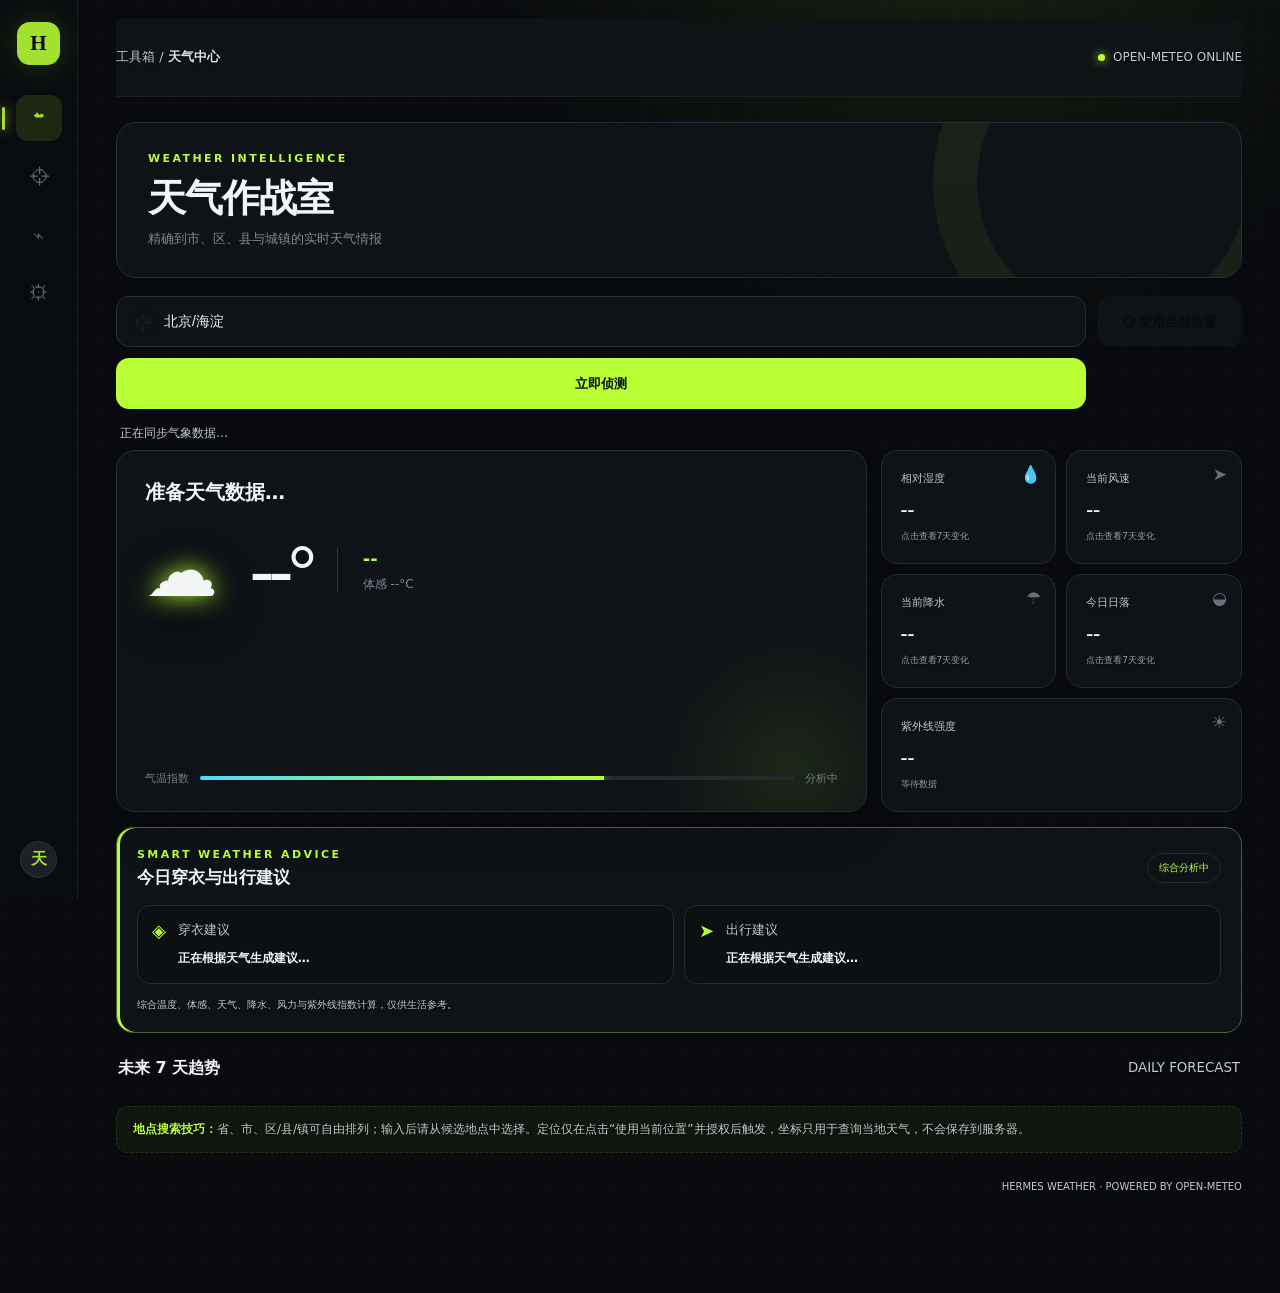
<file: HermesWeather-frontend-1.4.5-p4.html>
<!doctype html>
<html lang="zh-CN"><head><meta charset="utf-8"><meta http-equiv="Cache-Control" content="no-cache, no-store, must-revalidate"><meta http-equiv="Pragma" content="no-cache"><meta http-equiv="Expires" content="0"><meta name="app-version" content="1.4.5-p4-independent-dock-opacity"><meta name="viewport" content="width=device-width,initial-scale=1"><title>Hermes Weather</title>
<style>
:root{--bg:#080a0d;--surface:#111419;--surface2:#171b21;--line:#252b33;--text:#f3f5f7;--muted:#89919c;--green:#b8ff35;--green2:#80d900;--cyan:#51d9ff;--danger:#ff646d}*{box-sizing:border-box}html{scroll-behavior:smooth}body{margin:0;min-height:100vh;color:var(--text);font-family:"Microsoft YaHei UI","Segoe UI",system-ui,sans-serif;background:var(--bg);background-image:radial-gradient(circle at 75% -10%,rgba(184,255,53,.09),transparent 28%),linear-gradient(rgba(255,255,255,.014) 1px,transparent 1px),linear-gradient(90deg,rgba(255,255,255,.014) 1px,transparent 1px);background-size:auto,34px 34px,34px 34px}.shell{display:grid;grid-template-columns:78px 1fr;min-height:100vh}.sidebar{position:fixed;inset:0 auto 0 0;width:78px;background:#0c0e11;border-right:1px solid #1d2228;display:flex;flex-direction:column;align-items:center;z-index:20}.logo{width:43px;height:43px;margin:22px 0 30px;border-radius:13px;display:grid;place-items:center;background:var(--green);color:#090b0d;font:bold 21px "Segoe UI";box-shadow:0 0 30px #b8ff3530}.nav{display:flex;flex-direction:column;gap:12px}.nav-item{position:relative;width:46px;height:46px;border:0;border-radius:12px;background:transparent;color:#717984;display:grid;place-items:center;font-size:20px;cursor:pointer}.nav-item.active,.nav-item:hover{color:var(--green);background:#b8ff3510}.nav-item.active:before{content:"";position:absolute;left:-16px;width:3px;height:23px;border-radius:3px;background:var(--green);box-shadow:0 0 12px var(--green)}.avatar{margin-top:auto;margin-bottom:22px;width:37px;height:37px;border-radius:50%;display:grid;place-items:center;background:#20252c;color:var(--green);font-weight:bold;border:1px solid #303740}.page{grid-column:2;padding:0 38px 38px;max-width:1500px;width:100%;margin:auto}.topbar{height:78px;display:flex;align-items:center;justify-content:space-between;border-bottom:1px solid #1a1e23}.crumb{color:#737b86;font-size:13px}.crumb b{color:#dfe3e8}.online{display:flex;align-items:center;gap:8px;color:#828b96;font-size:12px}.dot{width:7px;height:7px;border-radius:50%;background:var(--green);box-shadow:0 0 10px var(--green)}.banner{position:relative;overflow:hidden;margin:25px 0 18px;padding:29px 31px;border-radius:20px;border:1px solid #262d34;background:linear-gradient(110deg,#151a20 0%,#101418 65%,#19220f 100%)}.banner:after{content:"";position:absolute;width:270px;height:270px;right:-50px;top:-120px;border:44px solid rgba(184,255,53,.06);border-radius:50%}.eyebrow{color:var(--green);font-size:11px;font-weight:800;letter-spacing:2.4px}.banner h1{font-size:clamp(25px,3vw,39px);margin:8px 0 6px;letter-spacing:-1px}.banner p{color:#7f8994;margin:0;font-size:13px}.search-area{display:grid;grid-template-columns:1fr auto;gap:11px;margin:0 0 15px}.searchbox{position:relative}.searchbox:before{content:"⌖";position:absolute;left:17px;top:50%;transform:translateY(-50%);color:#69727d;font-size:19px}.searchbox input{width:100%;height:51px;padding:0 20px 0 47px;color:#f3f5f7;background:#12161b;border:1px solid #292f36;border-radius:13px;outline:none;font-size:14px;transition:.2s}.searchbox input:focus{border-color:#607e2d;box-shadow:0 0 0 3px #b8ff350c}.search-area button{height:51px;padding:0 25px;border:0;border-radius:13px;color:#0b0d0f;background:var(--green);font-weight:900;cursor:pointer;transition:.2s}.search-area button:hover{background:#ccff6e;transform:translateY(-1px)}.search-area button:disabled{filter:grayscale(.7);cursor:wait}.status{min-height:26px;padding:0 4px;color:#78818c;font-size:12px}.status.error{color:var(--danger)}.dashboard{display:grid;grid-template-columns:minmax(410px,1.35fr) minmax(280px,.65fr);gap:14px}.hero{position:relative;overflow:hidden;min-height:280px;padding:28px;border:1px solid var(--line);border-radius:18px;background:linear-gradient(135deg,#171c22,#11151a)}.hero:before{content:"";position:absolute;right:-75px;bottom:-105px;width:300px;height:300px;border-radius:50%;background:radial-gradient(circle,#b8ff3516,transparent 65%)}.location{font-size:20px;font-weight:900}.updated{color:#707985;font-size:11px;margin-top:7px}.hero-main{display:flex;align-items:center;margin-top:22px}.big-icon{font-size:73px;width:105px;filter:drop-shadow(0 12px 18px #0009)}.temperature{font:800 72px "Segoe UI";letter-spacing:-5px}.condition-wrap{margin-left:25px;padding-left:25px;border-left:1px solid #30363e}.condition{color:var(--green);font-size:18px;font-weight:800}.feels{color:#818a95;margin-top:7px;font-size:12px}.tempbar{position:absolute;left:28px;right:28px;bottom:25px;display:flex;align-items:center;gap:11px;color:#747e89;font-size:11px}.bar{height:4px;flex:1;border-radius:4px;background:#242a30;overflow:hidden}.bar i{display:block;width:68%;height:100%;background:linear-gradient(90deg,var(--cyan),var(--green));box-shadow:0 0 10px var(--green)}.metrics{display:grid;grid-template-columns:1fr 1fr;gap:10px}.metric{position:relative;overflow:hidden;padding:19px;border:1px solid var(--line);border-radius:16px;background:var(--surface);transition:.2s}.metric:hover{border-color:#3b472d;transform:translateY(-2px)}.metric small{display:block;color:#78818c;font-size:11px}.metric b{display:block;font:700 21px "Segoe UI";margin-top:10px}.metric span{position:absolute;right:14px;top:13px;color:#66717d;font-size:17px}.forecast-head{display:flex;justify-content:space-between;align-items:center;margin:25px 2px 11px}.forecast-head h2{margin:0;font-size:16px}.forecast-head small{color:#646d77}.forecast{display:grid;grid-template-columns:repeat(7,1fr);gap:9px}.day{position:relative;overflow:hidden;text-align:center;padding:17px 7px;border-radius:15px;border:1px solid var(--line);background:var(--surface);transition:.2s}.day:first-child{border-color:#678c29;background:linear-gradient(180deg,#1b2316,#12161a)}.day:first-child:before{content:"TODAY";position:absolute;right:-20px;top:9px;width:70px;transform:rotate(42deg);color:#0a0c0e;background:var(--green);font:bold 7px "Segoe UI"}.day:hover{transform:translateY(-4px);border-color:#4c5d34}.day .date{color:#79828d;font-size:11px;line-height:1.7}.day .icon{font-size:31px;margin:11px 0 7px;filter:drop-shadow(0 7px 8px #0007)}.day .desc{min-height:34px;font-size:11px}.day .temp{font:700 13px "Segoe UI";margin:8px 0}.day .rain{color:var(--cyan);font-size:10px}.tip{margin-top:16px;padding:13px 16px;border-radius:12px;border:1px dashed #29321f;background:#10150d;color:#778269;font-size:11px}.tip b{color:var(--green)}footer{text-align:right;color:#484f58;font-size:10px;margin-top:18px}@media(max-width:930px){.dashboard{grid-template-columns:1fr}.hero{min-height:260px}.metrics{grid-template-columns:repeat(4,1fr)}.forecast{overflow-x:auto;grid-template-columns:repeat(7,125px);padding-bottom:8px}}@media(max-width:680px){.shell{grid-template-columns:1fr}.sidebar{display:none}.page{grid-column:1;padding:0 17px 25px}.topbar{height:58px}.banner{padding:22px}.metrics{grid-template-columns:1fr 1fr}.hero-main{flex-wrap:wrap}.big-icon{font-size:55px;width:80px}.temperature{font-size:57px}.condition-wrap{margin-left:14px;padding-left:14px}.search-area button{padding:0 16px}.forecast-head{margin-top:20px}}

.view{display:none}.view.active-view{display:block}.tool-view{padding-top:30px;animation:fadeIn .25s ease}@keyframes fadeIn{from{opacity:0;transform:translateY(5px)}to{opacity:1;transform:none}}.tool-head{display:flex;justify-content:space-between;align-items:flex-end;margin-bottom:20px}.tool-head h1{font-size:30px;margin:7px 0 5px}.tool-head p{color:var(--muted);font-size:13px;margin:0}.lime-btn{border:0;border-radius:11px;padding:12px 17px;background:var(--green);color:#090b0d;font-weight:900;cursor:pointer}.tool-grid{display:grid;grid-template-columns:1fr 1fr;gap:14px}.tool-panel{border:1px solid var(--line);border-radius:17px;background:var(--surface);padding:20px}.panel-title{display:flex;align-items:center;justify-content:space-between;padding-bottom:15px;border-bottom:1px solid var(--line)}.panel-title small{color:var(--muted)}.text-btn{border:0;background:none;color:var(--green);cursor:pointer}.place-list{display:grid;gap:8px;padding-top:13px}.place-item{display:flex;align-items:center;justify-content:space-between;padding:13px;border:1px solid #242a31;border-radius:12px;background:#0e1115;cursor:pointer;transition:.2s}.place-item:hover{border-color:var(--green);transform:translateX(3px)}.place-item b{font-size:13px}.place-item small{display:block;color:var(--muted);margin-top:4px}.place-actions button{border:0;background:none;color:#69727d;cursor:pointer;font-size:16px}.place-actions button:hover{color:var(--danger)}.empty{padding:35px 10px;text-align:center;color:#626b75;font-size:12px}.chart-panel{padding:15px;height:430px}.chart-panel canvas{width:100%;height:100%}.trend-legend{display:flex;gap:18px;color:var(--muted);font-size:11px}.trend-legend i{display:inline-block;width:8px;height:8px;border-radius:50%;margin-right:6px}.high-dot{background:var(--green)}.low-dot{background:var(--cyan)}.trend-cards{display:grid;grid-template-columns:repeat(4,1fr);gap:10px;margin-top:13px}.trend-cards article{padding:17px;border:1px solid var(--line);border-radius:14px;background:var(--surface)}.trend-cards small{display:block;color:var(--muted)}.trend-cards b{display:block;font-size:21px;margin-top:8px}.settings-list{display:grid;gap:10px}.setting-row{display:flex;align-items:center;justify-content:space-between;min-height:82px;padding:18px 20px;border:1px solid var(--line);border-radius:15px;background:var(--surface)}.setting-row small{display:block;color:var(--muted);margin-top:6px}.segmented{display:flex;padding:3px;border-radius:10px;background:#090b0e}.segmented button{border:0;border-radius:8px;padding:8px 16px;background:transparent;color:var(--muted);cursor:pointer}.segmented button.active{background:var(--green);color:#090b0d;font-weight:bold}.color-picks{display:flex;gap:10px}.color-picks button{width:27px;height:27px;border:3px solid transparent;border-radius:50%;background:var(--pick);cursor:pointer}.color-picks button.active{border-color:white;box-shadow:0 0 0 2px var(--pick)}.switch input{display:none}.switch span{display:block;width:45px;height:24px;border-radius:20px;background:#30363d;cursor:pointer;padding:3px}.switch span:after{content:"";display:block;width:18px;height:18px;border-radius:50%;background:#818a94;transition:.2s}.switch input:checked+span{background:#b8ff3540}.switch input:checked+span:after{transform:translateX(21px);background:var(--green)}.setting-input{width:230px;padding:11px 13px;border:1px solid #30363d;border-radius:10px;outline:none;background:#0b0e12;color:var(--text)}.setting-input:focus{border-color:var(--green)}.outline-btn{padding:10px 17px;border:1px solid #61333a;border-radius:10px;background:transparent;color:#ff7a82;cursor:pointer}.toast{position:fixed;right:25px;bottom:25px;z-index:99;padding:13px 18px;border:1px solid #3b472d;border-radius:11px;background:#151b11;color:var(--text);box-shadow:0 15px 40px #0008;transform:translateY(100px);opacity:0;transition:.25s}.toast.show{transform:none;opacity:1}@media(max-width:800px){.tool-grid{grid-template-columns:1fr}.trend-cards{grid-template-columns:1fr 1fr}.tool-head{align-items:flex-start;gap:15px;flex-direction:column}.setting-row{gap:16px}.chart-panel{height:340px}}@media(max-width:520px){.setting-row{align-items:flex-start;flex-direction:column}.setting-input{width:100%}.trend-cards{grid-template-columns:1fr 1fr}}

.custom-bg,.bg-shade{position:fixed;inset:-25px;pointer-events:none;opacity:0;transition:opacity .35s,filter .25s;z-index:-2}.custom-bg{background-position:center;background-size:cover;background-repeat:no-repeat}.bg-shade{inset:0;background:#080a0d;z-index:-1}.has-custom-bg .custom-bg,.has-custom-bg .bg-shade{opacity:1}.has-custom-bg{background-image:none}.has-custom-bg .sidebar{background-color:rgba(var(--sidebar-rgb,12,14,17),var(--panel-alpha,.88));backdrop-filter:blur(14px)}.has-custom-bg .topbar{background:rgba(8,10,13,.35);backdrop-filter:blur(10px)}.has-custom-bg .banner,.has-custom-bg .hero,.has-custom-bg .metric,.has-custom-bg .day,.has-custom-bg .tool-panel,.has-custom-bg .trend-cards article,.has-custom-bg .setting-row{backdrop-filter:blur(14px);background-color:rgba(var(--panel-rgb,17,20,25),var(--panel-alpha,.88))}.bg-controls{display:flex;align-items:center;gap:15px}.upload-btn{border-color:#52682d;color:var(--green)}.range-controls{display:flex;gap:22px}.range-controls label{display:grid;grid-template-columns:48px 140px 42px;align-items:center;gap:8px;color:var(--muted);font-size:11px}.range-controls input{accent-color:var(--green)}.range-controls output{color:var(--text);text-align:right;font:11px "Segoe UI"}@media(max-width:650px){.range-controls{width:100%;flex-direction:column}.range-controls label{grid-template-columns:45px 1fr 40px}.bg-controls{width:100%;justify-content:flex-start}}

.accent-controls{display:flex;align-items:center;gap:15px}.custom-color{display:flex;align-items:center;gap:7px;color:var(--muted);font-size:11px;cursor:pointer}.custom-color input{width:30px;height:30px;padding:0;border:0;border-radius:7px;background:transparent;cursor:pointer}.mode-select{display:flex;gap:7px}.mode-select button{padding:9px 13px;border:1px solid #30363d;border-radius:10px;background:#0c0f13;color:var(--muted);cursor:pointer}.mode-select button.active{border-color:var(--green);color:var(--green);background:color-mix(in srgb,var(--green) 9%,transparent)}.mode-select i{font-style:normal;margin-right:4px}.single-range{display:grid;grid-template-columns:minmax(150px,220px) 45px;align-items:center;gap:10px}.single-range input{accent-color:var(--green)}.single-range output{text-align:right;color:var(--text);font:12px "Segoe UI"}
body.theme-light{--bg:#e9edf2;--surface:#f9fafb;--surface2:#eef1f4;--line:#d3d9e0;--text:#171b20;--muted:#65707d;background-color:var(--bg);background-image:radial-gradient(circle at 75% -10%,color-mix(in srgb,var(--green) 15%,transparent),transparent 30%),linear-gradient(rgba(0,0,0,.025) 1px,transparent 1px),linear-gradient(90deg,rgba(0,0,0,.025) 1px,transparent 1px)}body.theme-light .sidebar{background:rgba(247,249,251,var(--panel-alpha));border-color:#d7dde3}body.theme-light .topbar{border-color:#d4dae0}body.theme-light .banner{background:linear-gradient(110deg,rgba(255,255,255,var(--panel-alpha)),rgba(240,244,247,var(--panel-alpha)),color-mix(in srgb,var(--green) 12%,rgba(255,255,255,var(--panel-alpha))))}body.theme-light .hero,body.theme-light .metric,body.theme-light .day,body.theme-light .tool-panel,body.theme-light .trend-cards article,body.theme-light .setting-row{background:rgba(249,250,251,var(--panel-alpha));box-shadow:0 8px 30px rgba(37,48,59,.07)}body.theme-light .searchbox input,body.theme-light .setting-input,body.theme-light .place-item,body.theme-light .mode-select button{background:rgba(255,255,255,.92);color:#171b20;border-color:#cfd6dd}body.theme-light .day:first-child{background:linear-gradient(180deg,color-mix(in srgb,var(--green) 12%,white),rgba(249,250,251,var(--panel-alpha)))}body.theme-light .bg-shade{background:#eef1f4}.hero,.metric,.day,.tool-panel,.trend-cards article,.setting-row,.banner{background-color:rgba(var(--panel-rgb,17,20,25),var(--panel-alpha,.88))}.sidebar{background-color:rgba(var(--sidebar-rgb,12,14,17),var(--panel-alpha,.88))}@media(max-width:700px){.mode-select{flex-wrap:wrap}.accent-controls{width:100%;justify-content:space-between}.single-range{width:100%}}

.searchbox{z-index:12}.suggestions{position:absolute;left:0;right:0;top:57px;display:none;max-height:330px;overflow:auto;padding:7px;border:1px solid var(--line);border-radius:13px;background:rgba(var(--panel-rgb),.97);box-shadow:0 20px 50px #0009;backdrop-filter:blur(18px);z-index:50}.suggestions.show{display:block}.suggestion{display:flex;align-items:center;justify-content:space-between;padding:11px 12px;border-radius:9px;cursor:pointer}.suggestion:hover,.suggestion.selected{background:color-mix(in srgb,var(--green) 11%,transparent)}.suggestion b{font-size:12px}.suggestion small{display:block;color:var(--muted);margin-top:3px;font-size:10px}.suggestion em{font-style:normal;color:#5f6975;font-size:10px}.suggestion-empty{padding:18px;text-align:center;color:var(--muted);font-size:11px}.weather-scene{position:fixed;inset:0;overflow:hidden;pointer-events:none;z-index:-4;transition:background 1s}.scene-sky,.scene-clouds,.scene-rain,.scene-snow,.scene-flash{position:absolute;inset:0}.scene-sky{transition:background 1s}.weather-clear .scene-sky{background:radial-gradient(circle at 78% 18%,rgba(255,191,55,.38),transparent 17%),linear-gradient(150deg,#163353,#090c12 70%)}.weather-cloudy .scene-sky{background:linear-gradient(150deg,#29333e,#090b0e 75%)}.weather-rain .scene-sky,.weather-storm .scene-sky{background:linear-gradient(150deg,#172b3c,#07090d 72%)}.weather-snow .scene-sky{background:linear-gradient(150deg,#7a94a7,#18212a 72%)}.weather-fog .scene-sky{background:linear-gradient(150deg,#64717a,#15191d 75%)}.scene-orb{position:absolute;right:10%;top:8%;width:150px;height:150px;border-radius:50%;opacity:0;transition:1s}.weather-clear .scene-orb{opacity:.85;background:#ffd769;box-shadow:0 0 70px #ffcb4f80}.scene-clouds{opacity:0;background:radial-gradient(ellipse at 20% 22%,rgba(210,223,231,.2) 0 9%,transparent 28%),radial-gradient(ellipse at 75% 34%,rgba(178,194,204,.18) 0 12%,transparent 32%);animation:cloudMove 24s ease-in-out infinite alternate}.weather-cloudy .scene-clouds,.weather-rain .scene-clouds,.weather-storm .scene-clouds,.weather-snow .scene-clouds,.weather-fog .scene-clouds{opacity:1}@keyframes cloudMove{to{transform:translateX(5%) scale(1.08)}}.weather-rain .scene-rain,.weather-storm .scene-rain{opacity:.55;background-image:repeating-linear-gradient(105deg,transparent 0 18px,rgba(116,207,255,.5) 19px 20px,transparent 21px 35px);background-size:42px 110px;animation:rainFall .55s linear infinite}@keyframes rainFall{to{background-position:-15px 110px}}.scene-rain,.scene-snow{opacity:0}.weather-snow .scene-snow{opacity:.75;background-image:radial-gradient(circle,#fff 0 2px,transparent 2.5px),radial-gradient(circle,#d9f3ff 0 1.5px,transparent 2px);background-size:55px 70px,83px 92px;animation:snowFall 7s linear infinite}@keyframes snowFall{to{background-position:40px 350px,-35px 460px}}.weather-storm .scene-flash{animation:flash 6s infinite}@keyframes flash{0%,90%,94%,100%{background:transparent}91%,93%{background:rgba(210,235,255,.18)}}.has-custom-bg .weather-scene{mix-blend-mode:screen;opacity:.6}body.theme-light .weather-scene{filter:saturate(.75) brightness(1.3);opacity:.42}body.weather-clear{--weather-glow:#ffd24d}body.weather-rain{--weather-glow:#51d9ff}body.weather-snow{--weather-glow:#dff7ff}body.weather-storm{--weather-glow:#9da9ff}body.weather-cloudy,body.weather-fog{--weather-glow:#aebdca}.big-icon{text-shadow:0 0 25px var(--weather-glow,var(--green))}.hero{box-shadow:inset 0 1px rgba(255,255,255,.04),0 20px 60px rgba(0,0,0,calc((100 - var(--opacity-num,88))*.004))}

/* Full-screen weather particle layer and layout repairs */
.weather-scene{position:fixed;inset:0;width:100vw;height:100vh;z-index:-3;overflow:hidden}.weather-canvas{position:absolute;inset:0;width:100%;height:100%;display:block;opacity:.92}.custom-bg{z-index:-4}.bg-shade{z-index:-2}.shell{position:relative;z-index:1}.page{min-width:0;padding-bottom:64px}.nav-item.active:before{left:-14px}.forecast{min-width:0}.day{min-width:0}.day:first-child:before{right:-17px;top:10px}.day .desc{overflow-wrap:anywhere;line-height:1.45}.updated,.status,.metric small,.day .date,.forecast-head small,.tip,footer,.crumb,.online{color:#9aa3ae}.tip{line-height:1.6}footer{min-height:28px;padding:8px 0 4px}.search-area{position:relative;z-index:15}.dashboard,.forecast-head,.forecast,.tip,footer{position:relative;z-index:2}@media(max-width:1100px){.forecast{grid-template-columns:repeat(7,minmax(105px,1fr));gap:7px}.day{padding-left:5px;padding-right:5px}.day .desc{font-size:10px}}@media(max-width:930px){.forecast{grid-template-columns:repeat(7,125px);overflow-x:auto;scrollbar-color:var(--green) transparent}.page{padding-bottom:75px}}@media(max-width:680px){.hero-main{gap:2px}.condition-wrap{max-width:44%}.updated{overflow-wrap:anywhere}.page{padding-bottom:80px}}@media(prefers-reduced-motion:reduce){.weather-canvas{display:none}.scene-clouds,.scene-flash{animation:none!important}}
body{isolation:isolate}.custom-bg{z-index:0}.bg-shade{z-index:1}.weather-scene{z-index:2}.shell{z-index:3}.sidebar{z-index:20}.toast{z-index:99}
.weather-scene{opacity:1!important;visibility:visible!important}.scene-sky{opacity:.72}.has-custom-bg .scene-sky{opacity:.28}.weather-canvas{opacity:1;mix-blend-mode:screen}.weather-rain .weather-canvas,.weather-storm .weather-canvas{filter:drop-shadow(0 0 2px rgba(120,210,255,.45))}.weather-snow .weather-canvas{filter:drop-shadow(0 0 3px rgba(255,255,255,.65))}@media(prefers-reduced-motion:reduce){.weather-canvas{display:block!important;opacity:.72}.scene-clouds,.scene-flash{animation:none!important}}

/* Precipitation must remain visible across the entire viewport, including translucent panels. */
.weather-canvas{position:fixed!important;inset:0!important;width:100vw!important;height:100vh!important;z-index:12!important;pointer-events:none!important;opacity:.68!important;mix-blend-mode:screen;visibility:visible!important}.weather-rain~.weather-canvas,.weather-storm~.weather-canvas{opacity:.72!important}.sidebar{z-index:20}.suggestions{z-index:50}.toast{z-index:99}body.theme-light .weather-canvas{mix-blend-mode:multiply;opacity:.38!important}@media(prefers-reduced-motion:reduce){.weather-canvas{display:block!important;opacity:.32!important}}

.precip-overlay{position:fixed;inset:-120px -80px;z-index:11;pointer-events:none;display:none}.weather-rain .precip-overlay,.weather-storm .precip-overlay{display:block;opacity:.38;background-image:repeating-linear-gradient(107deg,transparent 0 20px,rgba(150,218,255,.62) 21px 22px,transparent 23px 42px);background-size:48px 125px;animation:fullRain .62s linear infinite;mix-blend-mode:screen}.weather-storm .precip-overlay{opacity:.5;animation-duration:.42s}.weather-snow .precip-overlay{display:block;opacity:.5;background-image:radial-gradient(circle,rgba(255,255,255,.9) 0 2px,transparent 2.7px),radial-gradient(circle,rgba(220,245,255,.8) 0 1.4px,transparent 2px);background-size:58px 72px,91px 105px;animation:fullSnow 7s linear infinite;mix-blend-mode:screen}@keyframes fullRain{to{background-position:-34px 125px}}@keyframes fullSnow{to{background-position:45px 430px,-35px 525px}}body.theme-light .weather-rain .precip-overlay,body.theme-light .weather-storm .precip-overlay{mix-blend-mode:multiply;opacity:.25}@media(prefers-reduced-motion:reduce){.precip-overlay{animation:none!important;opacity:.2!important}}

/* Refined weather depth: soft far precipitation + random near particles. */
.weather-rain .precip-overlay{opacity:calc(.20 * var(--fx-intensity,1));background-size:61px 145px;animation-duration:.78s}.weather-storm .precip-overlay{opacity:calc(.28 * var(--fx-intensity,1));background-size:48px 132px;animation-duration:.52s}.weather-snow .precip-overlay{opacity:calc(.32 * var(--fx-intensity,1))}.weather-rain .weather-canvas,.weather-storm .weather-canvas{opacity:.78!important}.weather-snow .weather-canvas{opacity:.82!important}

/* Natural droplet rain: Canvas draws teardrop particles; CSS supplies only a subtle distant layer. */
.weather-rain .precip-overlay,.weather-storm .precip-overlay{display:block;background-image:radial-gradient(ellipse at center,rgba(168,222,250,.55) 0 1px,transparent 1.7px);background-size:38px 64px;animation:farDrops 1.4s linear infinite;mix-blend-mode:screen;opacity:.08}.rain-level-1 .precip-overlay{animation-duration:1.65s;opacity:.05}.rain-level-2 .precip-overlay{animation-duration:1.2s;opacity:.07}.rain-level-3 .precip-overlay{animation-duration:.88s;opacity:.09}.rain-level-4 .precip-overlay{animation-duration:.68s;opacity:.16}@keyframes farDrops{to{background-position:-18px 128px}}.weather-rain .weather-canvas,.weather-storm .weather-canvas{opacity:.9!important;filter:drop-shadow(0 1px 2px rgba(94,185,235,.18))}body.theme-light .weather-rain .precip-overlay,body.theme-light .weather-storm .precip-overlay{opacity:.035;mix-blend-mode:multiply}body.theme-light .weather-rain .weather-canvas,body.theme-light .weather-storm .weather-canvas{opacity:.62!important;mix-blend-mode:multiply}

/* Grid precipitation removed: all rain/snow now comes from random Canvas particles only. */
.precip-overlay,.weather-rain .precip-overlay,.weather-storm .precip-overlay,.weather-snow .precip-overlay{display:none!important;background:none!important;animation:none!important}

.top-actions{display:flex;align-items:center;gap:8px}.window-action{width:34px;height:34px;padding:0;border:1px solid var(--line);border-radius:9px;background:rgba(var(--panel-rgb),var(--panel-alpha));color:var(--muted);cursor:pointer;font-size:16px}.window-action:hover{border-color:var(--green);color:var(--green)}
/* Fullscreen and compact-window layout */
body.fullscreen-ui .page{max-width:none;padding-left:42px;padding-right:42px}body.fullscreen-ui .banner{margin-top:18px}.shell,.page{min-height:100vh}.hero-main,.metric,.day{min-width:0}
@media(max-width:760px){.page{padding:0 12px 70px}.topbar{height:54px}.crumb{font-size:11px}.online{display:none}.banner{margin:13px 0 12px;padding:19px 18px;border-radius:15px}.banner h1{font-size:25px}.banner p{font-size:11px}.search-area{grid-template-columns:minmax(0,1fr) auto;gap:7px}.searchbox input{height:46px;padding-left:40px;font-size:12px}.search-area button{height:46px;padding:0 13px;font-size:12px}.dashboard{gap:9px}.hero{min-height:235px;padding:19px}.location{font-size:17px}.big-icon{font-size:50px;width:72px}.temperature{font-size:52px}.condition-wrap{margin-left:9px;padding-left:10px}.metrics{gap:7px}.metric{padding:14px}.metric b{font-size:17px}.forecast-head{margin-top:17px}.tip{font-size:10px;padding:10px}.tool-view{padding-top:18px}.tool-head h1{font-size:24px}.chart-panel{height:300px}}
@media(max-width:480px){.top-actions{gap:4px}.window-action{width:30px;height:30px}.search-area{grid-template-columns:1fr}.search-area button{width:100%}.hero-main{display:grid;grid-template-columns:58px 82px 1fr}.big-icon{font-size:42px;width:auto}.temperature{font-size:44px}.condition-wrap{max-width:none}.metrics{grid-template-columns:1fr 1fr}.metric{min-height:82px}.forecast{grid-template-columns:repeat(7,112px)}.tool-grid{grid-template-columns:1fr}.trend-cards{grid-template-columns:1fr 1fr}.settings-list{gap:7px}.setting-row{padding:15px}.mode-select{width:100%}.mode-select button{flex:1;padding:8px 5px}.color-picks{gap:7px}}
@media(max-width:380px){.page{padding-left:8px;padding-right:8px}.banner h1{font-size:22px}.metrics{grid-template-columns:1fr}.hero-main{grid-template-columns:50px 72px 1fr}.temperature{font-size:39px}.forecast{grid-template-columns:repeat(7,105px)}}

/* Prevent narrow-window horizontal clipping caused by intrinsic grid/card widths. */
html,body{max-width:100%;overflow-x:hidden}.page,.view,.dashboard,.hero,.metrics,.metric,.search-area,.searchbox,.forecast-head,.tip{max-width:100%;min-width:0}.metrics>*{min-width:0}.searchbox input{min-width:0}.shell{width:100%}@media(max-width:480px){.metrics{grid-template-columns:minmax(0,1fr) minmax(0,1fr)}.metric{overflow:hidden}.metric b{font-size:15px;white-space:nowrap}.metric span{right:9px}.page{width:100%;overflow-x:hidden}.forecast{max-width:100%;overflow-x:auto}}

@media(max-width:540px){.metrics{grid-template-columns:1fr}.metric{width:100%}.dashboard{grid-template-columns:1fr}.search-area{grid-template-columns:1fr}.search-area button{width:100%}.banner,.hero,.metrics,.metric{box-sizing:border-box}.topbar{padding-right:2px}}

.locate-btn{height:58px;padding:0 18px;border:1px solid color-mix(in srgb,var(--green) 45%,var(--line));border-radius:13px;background:rgba(var(--panel-rgb),var(--panel-alpha));color:var(--text);font-weight:700;cursor:pointer;white-space:nowrap;transition:.2s}.locate-btn:hover{border-color:var(--green);color:var(--green)}.locate-btn:disabled{opacity:.55;cursor:wait}@media(max-width:760px){.search-area{flex-wrap:wrap}.searchbox{flex:1 1 100%}.locate-btn,#btn{flex:1}}

.metric{width:100%;color:var(--text);text-align:left;font-family:inherit;cursor:pointer}.metric:focus-visible{outline:2px solid var(--green);outline-offset:2px}.metric em{display:block;margin-top:8px;color:var(--green);font-size:9px;font-style:normal;opacity:.78}.metric-modal{position:fixed;inset:0;z-index:120;display:none;align-items:center;justify-content:center;padding:20px;background:#020407c9;backdrop-filter:blur(12px)}.metric-modal.show{display:flex}.metric-dialog{position:relative;width:min(820px,96vw);max-height:92vh;overflow:auto;padding:27px;border:1px solid color-mix(in srgb,var(--green) 35%,var(--line));border-radius:20px;background:rgba(var(--panel-rgb),.98);box-shadow:0 30px 90px #000}.metric-dialog h2{margin:7px 0}.metric-dialog p{margin:0 0 16px;color:var(--muted)}.metric-close{position:absolute;right:16px;top:14px;width:34px;height:34px;border:1px solid var(--line);border-radius:9px;background:transparent;color:var(--text);font-size:22px;cursor:pointer}.metric-dialog canvas{display:block;width:100%;height:300px}.metric-values{display:grid;grid-template-columns:repeat(7,1fr);gap:7px;margin-top:14px}.metric-values div{padding:10px 5px;border:1px solid var(--line);border-radius:10px;text-align:center}.metric-values small{display:block;color:var(--muted)}.metric-values b{display:block;margin-top:5px;font-size:12px}@media(max-width:650px){.metric-dialog canvas{height:230px}.metric-values{grid-template-columns:repeat(4,1fr)}}

.metrics .uv-metric{grid-column:1/-1}.advice-panel{margin-top:15px;padding:20px;border:1px solid color-mix(in srgb,var(--green) 25%,var(--line));border-radius:17px;background:rgba(var(--panel-rgb),var(--panel-alpha));box-shadow:inset 3px 0 var(--green)}.advice-title{display:flex;align-items:center;justify-content:space-between;gap:15px}.advice-title h2{margin:5px 0 0;font-size:17px}.advice-title>span{padding:7px 11px;border:1px solid var(--line);border-radius:999px;color:var(--green);font-size:10px}.advice-grid{display:grid;grid-template-columns:1fr 1fr;gap:10px;margin-top:16px}.advice-grid article{display:flex;gap:12px;align-items:flex-start;padding:14px;border:1px solid var(--line);border-radius:13px;background:rgba(0,0,0,.12)}.advice-grid article>span{color:var(--green);font-size:18px}.advice-grid small{display:block;color:var(--muted);margin-bottom:6px}.advice-grid b{font-size:12px;line-height:1.75}.advice-panel>p{margin:13px 0 0;color:var(--muted);font-size:10px}@media(max-width:650px){.advice-grid{grid-template-columns:1fr}.advice-title{align-items:flex-start;flex-direction:column}}

body.compact-ui .page{max-width:980px}body.compact-ui .banner{padding-top:18px;padding-bottom:18px}body.compact-ui .weather-canvas{display:block!important;visibility:visible!important;opacity:.72!important}body.compact-ui .weather-scene{display:block!important;visibility:visible!important}.compact-ui .scene-sky,.compact-ui .scene-clouds,.compact-ui .scene-orb{animation-play-state:running!important}
/* Mobile dock regression fix: keep all four tool views reachable on narrow web screens. */
@media(max-width:680px){
 .page{padding-bottom:calc(92px + env(safe-area-inset-bottom))}
 .sidebar{display:flex;position:fixed;left:0;right:0;bottom:0;top:auto;width:auto;height:calc(72px + env(safe-area-inset-bottom));padding:7px 8px env(safe-area-inset-bottom);flex-direction:row;align-items:center;z-index:1000;border-right:0;border-top:1px solid rgba(255,255,255,.12);background-color:rgba(var(--sidebar-rgb,12,14,17),var(--panel-alpha,.88));backdrop-filter:blur(20px)}
 .sidebar .logo,.sidebar .avatar{display:none}.nav{display:grid;grid-template-columns:repeat(4,minmax(0,1fr));width:100%;gap:4px}
 .nav-item{width:100%;height:56px;border-radius:13px;display:flex;flex-direction:column;gap:2px;align-items:center;justify-content:center;font-size:20px}
 .nav-item::after{content:attr(data-label);font-size:11px;font-weight:700;letter-spacing:.04em}.nav-item.active:before{display:none}
 .nav-item.active{background:color-mix(in srgb,var(--green) 13%,transparent)}
 .toast{bottom:calc(86px + env(safe-area-inset-bottom))}
}
</style>
<style>
html{overscroll-behavior:none}body.android-app .window-action{display:none}
body.android-app .topbar{padding-top:max(0px,env(safe-area-inset-top))}
body.android-app .page{padding-bottom:calc(94px + env(safe-area-inset-bottom))}
.update-box{display:flex;flex-direction:column;gap:8px;min-width:min(100%,430px)}.update-actions{display:flex;gap:8px;flex-wrap:wrap}.update-status{font-size:12px;color:var(--muted);word-break:break-all}.update-url{width:100%;min-width:250px}
@media(max-width:540px){body.android-app .page{padding-left:10px;padding-right:10px}.update-box,.update-url{min-width:0;width:100%}.update-actions button{flex:1}}

/* p2 semantic color normalization: all interactive accents follow the selected theme color. */
:root{--accent-soft:color-mix(in srgb,var(--green) 13%,transparent);--accent-border:color-mix(in srgb,var(--green) 42%,var(--line));--chart-secondary:color-mix(in srgb,var(--green) 42%,var(--cyan))}
.search-area button,.lime-btn,.segmented button.active{background:var(--green);color:#090b0d}.nav-item.active,.nav-item:hover,.text-btn,.eyebrow,.condition,.advice-grid article>span,.advice-title>span,.metric em,.upload-btn{color:var(--green)}
.nav-item.active,.nav-item:hover,.mode-select button.active{background:var(--accent-soft)}.mode-select button.active,.metric:hover,.locate-btn:hover,.searchbox input:focus{border-color:var(--accent-border)}
.switch input:checked+span:after{background:var(--green)}.switch input:checked+span{background:var(--accent-soft)}input[type=range]{accent-color:var(--green)}.toast{border-color:var(--accent-border);background:color-mix(in srgb,var(--panel-rgb) 94%,var(--green) 6%)}
body.theme-light .advice-grid article{background:rgba(255,255,255,.38)}body.theme-light .toast{background:rgba(249,250,251,.97)}

@media(max-width:680px){.nav-item{touch-action:manipulation;-webkit-tap-highlight-color:transparent;user-select:none}.nav-item:active{transform:scale(.96)}}

/* p3 final transparent surface cascade */
.sidebar{background:rgba(var(--sidebar-rgb),var(--panel-alpha))!important}
.topbar,.banner,.hero,.metric,.day,.advice-panel,.tool-panel,.place-item,.trend-cards article,.setting-row,.setting-input,.segmented,.mode-select button,.searchbox input,.search-area .locate-btn,.suggestions,.update-box{background:rgba(var(--panel-rgb),var(--panel-alpha))!important;background-image:none!important;backdrop-filter:blur(14px)}
.nav-item,.segmented button{background:transparent!important}.nav-item.active,.nav-item:hover,.mode-select button.active{background:var(--accent-soft)!important}.segmented button.active,.lime-btn,.search-area #btn{background:var(--green)!important;color:#090b0d}

/* Preserve readability at low panel opacity without making surfaces opaque. */
.has-custom-bg{--muted:#b9c0ca;--text:#f7f8fa}.has-custom-bg .tool-head p,.has-custom-bg .setting-row small,.has-custom-bg .updated,.has-custom-bg .status,.has-custom-bg .crumb,.has-custom-bg .forecast-head small{color:#c5cbd3;text-shadow:0 1px 2px rgba(0,0,0,.7)}
.has-custom-bg .setting-row b,.has-custom-bg .tool-head h1,.has-custom-bg .location,.has-custom-bg .metric b{color:#fff;text-shadow:0 1px 3px rgba(0,0,0,.75)}
@media(max-width:680px){.page{padding-bottom:calc(110px + env(safe-area-inset-bottom))!important}.tool-view{padding-bottom:calc(90px + env(safe-area-inset-bottom))!important}}

/* v1.4.5: blur control affects only the uploaded background, never tabs/cards/Dock. */
.has-custom-bg .sidebar,.has-custom-bg .topbar,.has-custom-bg .banner,.has-custom-bg .hero,.has-custom-bg .metric,.has-custom-bg .day,
.has-custom-bg .advice-panel,.has-custom-bg .tool-panel,.has-custom-bg .place-item,.has-custom-bg .trend-cards article,.has-custom-bg .setting-row,
.has-custom-bg .setting-input,.has-custom-bg .segmented,.has-custom-bg .mode-select button,.has-custom-bg .searchbox input,.has-custom-bg .suggestions{
 backdrop-filter:none!important;-webkit-backdrop-filter:none!important
}
.custom-bg{filter:url(#userBgBlurFilter);transform:scale(var(--bg-scale,1));will-change:filter,transform}.sidebar,.topbar,.banner,.hero,.metric,.day,.tool-panel,.setting-row{transition:background-color .18s,border-color .18s!important}
/* Improve all secondary/small text without changing panel opacity. */
:root{--small-text:#c5cbd3}.updated,.status,.metric small,.metric em,.day .date,.day .rain,.forecast-head small,.tip,footer,.crumb,.online,
.tool-head p,.panel-title small,.place-item small,.trend-cards small,.setting-row small,.custom-color,.range-controls label,.update-status,.advice-grid small,.advice-panel>p,
.suggestion small,.suggestion em{color:var(--small-text)!important;font-weight:500;text-shadow:0 1px 2px rgba(0,0,0,.8);line-height:1.55}
.setting-row small,.tool-head p,.status,.tip{font-size:max(12px,0.75rem)}.nav-item::after{font-size:12px!important;color:#d5dae1}.nav-item.active::after{color:var(--green)}
body.theme-light{--small-text:#46515e}body.theme-light .updated,body.theme-light .status,body.theme-light .setting-row small,body.theme-light .tool-head p{ text-shadow:0 1px 1px rgba(255,255,255,.65)}

/* Make blur changes immediate; never animate filter from a stale value. */
.custom-bg{transition:opacity .2s!important}
/* High-contrast structure at low opacity. */
.has-custom-bg .setting-row,.has-custom-bg .tool-panel,.has-custom-bg .hero,.has-custom-bg .metric,.has-custom-bg .day,.has-custom-bg .advice-panel,.has-custom-bg .trend-cards article{border-color:rgba(235,240,247,.30)!important;box-shadow:0 5px 18px rgba(0,0,0,.20)}
.has-custom-bg small,.has-custom-bg .updated,.has-custom-bg .status,.has-custom-bg .tip,.has-custom-bg footer,.has-custom-bg .crumb,.has-custom-bg .online,.has-custom-bg .tool-head p,.has-custom-bg .update-status{color:#e1e5eb!important;font-weight:600!important;text-shadow:0 1px 3px #000,0 0 5px rgba(0,0,0,.65)!important}
.has-custom-bg .nav-item{color:#dbe0e7!important}.has-custom-bg .setting-row b,.has-custom-bg h1,.has-custom-bg h2{font-weight:800;text-shadow:0 1px 3px #000}
.has-custom-bg input[type=range]{filter:drop-shadow(0 1px 2px rgba(0,0,0,.8))}.has-custom-bg .switch span{outline:1px solid rgba(255,255,255,.35)}

.report-modal{position:fixed;inset:0;z-index:130;display:none;align-items:center;justify-content:center;padding:18px;background:rgba(2,4,7,.78)}.report-modal.show{display:flex}.report-dialog{position:relative;width:min(780px,96vw);max-height:90vh;overflow:auto;padding:26px;border:1px solid var(--accent-border);border-radius:20px;background:rgba(var(--panel-rgb),.97);box-shadow:0 28px 90px rgba(0,0,0,.7)}.report-dialog h2{margin:7px 0}.report-meta{color:var(--green);font-size:12px;margin-bottom:14px}.report-content{margin:0;padding:15px;border:1px solid var(--line);border-radius:12px;white-space:pre-wrap;word-break:break-word;color:var(--text);background:rgba(0,0,0,.22);font:500 13px/1.75 "Microsoft YaHei UI",sans-serif}.report-actions{display:flex;justify-content:flex-end;margin-top:14px}@media(max-width:540px){.report-dialog{padding:21px 16px}.report-content{font-size:12px}}
.upgrade-modal{position:fixed;inset:0;z-index:136;display:none;align-items:center;justify-content:center;padding:18px;background:rgba(2,4,7,.78)}.upgrade-modal.show{display:flex}.upgrade-dialog{position:relative;width:min(600px,95vw);padding:27px;border:1px solid var(--accent-border);border-radius:20px;background:rgba(var(--panel-rgb),.98);box-shadow:0 28px 90px rgba(0,0,0,.75)}.upgrade-dialog h2{margin:8px 0}.upgrade-version{color:var(--green);font-weight:800}.upgrade-notes{line-height:1.75;white-space:pre-wrap}.upgrade-actions{display:flex;justify-content:flex-end;align-items:center;gap:10px;flex-wrap:wrap;margin-top:20px}@media(max-width:520px){.upgrade-actions>*{flex:1}.upgrade-dialog{padding:23px 17px}}
.sidebar{background:rgba(var(--sidebar-rgb),var(--dock-alpha,.88))!important}.dock-opacity-note{color:var(--small-text)}
.sidebar{opacity:var(--dock-alpha,.88)!important}
</style><script>document.addEventListener('DOMContentLoaded',()=>document.body.classList.add('android-app'));</script>
</head><body><div id="weatherScene" class="weather-scene"><div class="scene-sky"></div><div class="scene-orb"></div><div class="scene-clouds"></div><div class="scene-flash"></div></div><canvas id="weatherCanvas" class="weather-canvas"></canvas><svg width="0" height="0" aria-hidden="true"><filter id="userBgBlurFilter"><feGaussianBlur id="userBgBlurNode" stdDeviation="0"/></filter></svg><div id="customBg" class="custom-bg"></div><div id="bgShade" class="bg-shade"></div><div class="shell"><aside class="sidebar"><div class="logo">H</div><nav class="nav"><button class="nav-item active" data-view="weather" data-label="天气" title="天气">☁</button><button class="nav-item" data-view="places" data-label="地点" title="地点">⌖</button><button class="nav-item" data-view="trends" data-label="趋势" title="趋势">⌁</button><button class="nav-item" data-view="settings" data-label="设置" title="设置">⚙</button></nav><div class="avatar">天</div></aside><main class="page"><header class="topbar"><div class="crumb">工具箱 / <b>天气中心</b></div><div class="top-actions"><div class="online"><i class="dot"></i> OPEN-METEO ONLINE</div><button class="window-action" id="compactBtn" title="小窗模式">▣</button><button class="window-action" id="fullscreenBtn" title="全屏模式（F11）">⛶</button></div></header><section id="weatherView" class="view active-view"><section class="banner"><div class="eyebrow">WEATHER INTELLIGENCE</div><h1>天气作战室</h1><p>精确到市、区、县与城镇的实时天气情报</p></section><form class="search-area" id="form"><div class="searchbox"><input id="city" value="北京/海淀" placeholder="输入省市区（顺序不限），如 海淀 北京市" autocomplete="off"><div id="suggestions" class="suggestions"></div></div><button type="button" id="locateBtn" class="locate-btn" title="经你授权后使用设备位置">◎ 使用当前位置</button><button id="btn">立即侦测</button></form><div class="status" id="status">正在同步气象数据…</div><section class="dashboard"><article class="hero"><div class="location" id="location">准备天气数据…</div><div class="updated" id="updated"></div><div class="hero-main"><div class="big-icon" id="icon">☁️</div><div class="temperature" id="temperature">--°</div><div class="condition-wrap"><div class="condition" id="condition">--</div><div class="feels" id="feels">体感 --°C</div></div></div><div class="tempbar"><span>气温指数</span><div class="bar"><i></i></div><span id="level">分析中</span></div></article><section class="metrics"><button class="metric" data-metric="humidity"><small>相对湿度</small><b id="humidity">--</b><span>💧</span><em>点击查看7天变化</em></button><button class="metric" data-metric="wind"><small>当前风速</small><b id="wind">--</b><span>➤</span><em>点击查看7天变化</em></button><button class="metric" data-metric="rain"><small>当前降水</small><b id="rainNow">--</b><span>☂</span><em>点击查看7天变化</em></button><button class="metric" data-metric="sunset"><small>今日日落</small><b id="sunset">--</b><span>◒</span><em>点击查看7天变化</em></button><button class="metric uv-metric" data-metric="uv"><small>紫外线强度</small><b id="uvIndex">--</b><span>☀</span><em id="uvLevel">等待数据</em></button></section></section><section class="advice-panel"><div class="advice-title"><div><div class="eyebrow">SMART WEATHER ADVICE</div><h2>今日穿衣与出行建议</h2></div><span id="adviceRisk">综合分析中</span></div><div class="advice-grid"><article><span>◈</span><div><small>穿衣建议</small><b id="clothingAdvice">正在根据天气生成建议…</b></div></article><article><span>➤</span><div><small>出行建议</small><b id="travelAdvice">正在根据天气生成建议…</b></div></article></div><p id="adviceBasis">综合温度、体感、天气、降水、风力与紫外线指数计算，仅供生活参考。</p></section><div class="forecast-head"><h2>未来 7 天趋势</h2><small id="hint">DAILY FORECAST</small></div><section class="forecast" id="forecast"></section><div class="tip"><b>地点搜索技巧：</b>省、市、区/县/镇可自由排列；输入后请从候选地点中选择。定位仅在点击“使用当前位置”并授权后触发，坐标只用于查询当地天气，不会保存到服务器。</div><footer>HERMES WEATHER · POWERED BY OPEN-METEO</footer></section>
<section id="placesView" class="view tool-view"><div class="tool-head"><div><div class="eyebrow">LOCATION LIBRARY</div><h1>地点收藏库</h1><p>收藏常用地点，一键获取当地天气。</p></div><button class="lime-btn" id="saveCurrent">＋ 收藏当前地点</button></div><div class="tool-grid"><article class="tool-panel"><div class="panel-title"><b>★ 收藏地点</b><small id="favCount">0 个地点</small></div><div id="favorites" class="place-list"></div></article><article class="tool-panel"><div class="panel-title"><b>◷ 最近查询</b><button class="text-btn" id="clearRecent">清空</button></div><div id="recent" class="place-list"></div></article></div></section>
<section id="trendsView" class="view tool-view"><div class="tool-head"><div><div class="eyebrow">WEATHER ANALYTICS</div><h1>七日趋势分析</h1><p id="trendLocation">查询天气后查看气温与降水变化。</p></div><div class="trend-legend"><span><i class="high-dot"></i>最高温</span><span><i class="low-dot"></i>最低温</span></div></div><article class="tool-panel chart-panel"><canvas id="trendCanvas" width="1100" height="400"></canvas></article><div class="trend-cards"><article><small>七日最高</small><b id="weekHigh">--</b></article><article><small>七日最低</small><b id="weekLow">--</b></article><article><small>平均温度</small><b id="weekAvg">--</b></article><article><small>最高降水概率</small><b id="weekRain">--</b></article></div></section>
<section id="settingsView" class="view tool-view"><div class="tool-head"><div><div class="eyebrow">PREFERENCES</div><h1>工具箱设置</h1><p>自定义显示方式，设置会保存在本机浏览器。</p></div></div><div class="settings-list"><article class="setting-row"><div><b>温度单位</b><small>选择摄氏度或华氏度</small></div><div class="segmented"><button data-unit="C" class="active">°C</button><button data-unit="F">°F</button></div></article><article class="setting-row"><div><b>主题强调色</b><small>选择预设颜色，或使用取色器自定义任意颜色</small></div><div class="accent-controls"><div class="color-picks"><button data-color="#b8ff35" class="active" style="--pick:#b8ff35"></button><button data-color="#51d9ff" style="--pick:#51d9ff"></button><button data-color="#ffb84d" style="--pick:#ffb84d"></button><button data-color="#d49cff" style="--pick:#d49cff"></button></div><label class="custom-color" title="自定义强调色"><input id="customAccent" type="color" value="#b8ff35"><span>自定义</span></label></div></article><article class="setting-row"><div><b>显示模式</b><small>切换暗夜模式或明亮的日间模式</small></div><div class="mode-select"><button data-theme="dark" class="active"><i>☾</i> 暗夜</button><button data-theme="light"><i>☀</i> 日间</button><button data-theme="system"><i>◐</i> 跟随系统</button></div></article><article class="setting-row"><div><b>界面透明度</b><small>调整天气卡片、面板和侧边栏的透明程度</small></div><div class="single-range"><input id="panelOpacity" type="range" min="5" max="100" value="88"><output id="opacityValue">88%</output></div></article><article class="setting-row"><div><b>底部 Dock 透明度</b><small>单独调整移动端底部 Dock，不影响天气卡片和其他标签页</small></div><div class="single-range"><input id="dockOpacity" type="range" min="5" max="100" value="88"><output id="dockOpacityValue">88%</output></div></article><article class="setting-row"><div><b>启动时自动查询</b><small>打开软件后自动刷新上次地点</small></div><label class="switch"><input id="autoSearch" type="checkbox" checked><span></span></label></article><article class="setting-row"><div><b>默认地点</b><small>用于软件启动时查询</small></div><input class="setting-input" id="defaultPlace" value="北京/海淀"></article><article class="setting-row bg-setting"><div><b>自定义背景</b><small>从本地上传 JPG、PNG、WebP 或 GIF（建议不超过 8 MB）</small></div><div class="bg-controls"><input id="bgUpload" type="file" accept="image/jpeg,image/png,image/webp,image/gif" hidden><button class="outline-btn upload-btn" id="chooseBg">选择图片</button><button class="text-btn" id="removeBg">恢复默认</button></div></article><article class="setting-row bg-setting"><div><b>背景显示</b><small>调节图片明暗与模糊程度，让文字保持清晰</small></div><div class="range-controls"><label>暗度 <input id="bgDarkness" type="range" min="0" max="90" value="55"><output id="darknessValue">55%</output></label><label>模糊 <input id="bgBlur" type="range" min="0" max="12" value="0"><output id="blurValue">0px</output></label></div></article><article class="setting-row"><div><b>远程更新</b><small>从 GitHub HTTPS 更新清单检查新版本；下载后由 Android 系统确认安装</small></div><div class="update-box"><div class="update-actions"><button class="lime-btn" id="checkUpdate">检查补丁</button><button class="outline-btn" id="viewUpdateReport">查看补丁报告</button></div><div class="update-status" id="updateStatus">客户端 1.4.5 · 已启用免安装补丁更新</div></div></article><article class="setting-row danger-row"><div><b>重置本地数据</b><small>清除收藏、历史和所有设置</small></div><button class="outline-btn" id="resetData">重置数据</button></article></div></section></main></div><div id="upgradeModal" class="upgrade-modal" aria-hidden="true"><article class="upgrade-dialog" role="dialog" aria-modal="true" aria-labelledby="upgradeTitle"><button id="upgradeClose" class="metric-close" aria-label="关闭">×</button><div class="eyebrow">CLIENT UPDATE</div><h2 id="upgradeTitle">发现客户端新版本</h2><div id="upgradeVersion" class="upgrade-version"></div><p id="upgradeNotes" class="upgrade-notes"></p><div class="upgrade-actions"><button id="upgradeReport" class="outline-btn">查看更新报告</button><button id="upgradeLater" class="text-btn">稍后提醒</button><button id="upgradeNow" class="lime-btn">立即更新</button></div></article></div><div id="reportModal" class="report-modal" aria-hidden="true"><article class="report-dialog" role="dialog" aria-modal="true" aria-labelledby="reportTitle"><button id="reportClose" class="metric-close" aria-label="关闭">×</button><div class="eyebrow">UPDATE REPORT</div><h2 id="reportTitle">更新报告</h2><div id="reportMeta" class="report-meta">正在读取本次更新内容…</div><pre id="reportContent" class="report-content"></pre><div class="report-actions"><button id="reportRefresh" class="lime-btn">刷新报告</button></div></article></div><div id="metricModal" class="metric-modal" aria-hidden="true"><div class="metric-dialog" role="dialog" aria-modal="true" aria-labelledby="metricTitle"><button id="metricClose" class="metric-close" aria-label="关闭">×</button><div class="eyebrow">7-DAY DATA TREND</div><h2 id="metricTitle">数据变化</h2><p id="metricSubtitle"></p><canvas id="metricChart" width="900" height="360"></canvas><div id="metricValues" class="metric-values"></div></div></div><script>
const W={0:['晴朗','☀️'],1:['大致晴朗','🌤️'],2:['局部多云','⛅'],3:['阴天','☁️'],45:['有雾','🌫️'],48:['雾凇','🌫️'],51:['小毛毛雨','🌦️'],53:['毛毛雨','🌦️'],55:['大毛毛雨','🌧️'],56:['冻毛毛雨','🌧️'],57:['强冻毛毛雨','🌧️'],61:['小雨','🌦️'],63:['中雨','🌧️'],65:['大雨','🌧️'],66:['冻雨','🌧️'],67:['强冻雨','🌧️'],71:['小雪','🌨️'],73:['中雪','🌨️'],75:['大雪','❄️'],77:['米雪','❄️'],80:['小阵雨','🌦️'],81:['阵雨','🌧️'],82:['强阵雨','⛈️'],85:['小阵雪','🌨️'],86:['强阵雪','❄️'],95:['雷暴','⛈️'],96:['雷暴伴冰雹','⛈️'],99:['强雷暴伴冰雹','⛈️']};const $=x=>document.getElementById(x),wi=c=>W[c]||[`未知天气 (${c})`,'◉'];
const ALIASES={'纽约':'New York','洛杉矶':'Los Angeles','旧金山':'San Francisco','华盛顿':'Washington','伦敦':'London','巴黎':'Paris','东京':'Tokyo','大阪':'Osaka','首尔':'Seoul','莫斯科':'Moscow','悉尼':'Sydney','墨尔本':'Melbourne','新加坡':'Singapore','曼谷':'Bangkok','迪拜':'Dubai','罗马':'Rome','柏林':'Berlin','马德里':'Madrid','温哥华':'Vancouver','多伦多':'Toronto'};
async function fetchJSON(url,tries=2){let last;for(let i=0;i<tries;i++){try{let ctl=new AbortController(),timer=setTimeout(()=>ctl.abort(),15000),r=await fetch(url,{signal:ctl.signal});clearTimeout(timer);if(!r.ok)throw Error('天气服务返回 '+r.status);return await r.json()}catch(e){last=e;if(i+1<tries)await new Promise(x=>setTimeout(x,600))}}throw last}
const ADMIN_SUFFIX=/(特别行政区|维吾尔自治区|壮族自治区|回族自治区|自治区|自治州|自治县|新区|地区|街道|省|市|区|县|镇|乡)$/;

function normalizeName(s){return String(s||'').toLowerCase().replace(/(特别行政区|维吾尔自治区|壮族自治区|回族自治区|自治区|自治州|自治县|新区|地区|街道|省|市|区|县|镇|乡|\s|,|，|\/|\\|>|-)/g,'')}

function queryParts(raw){let clean=String(raw||'').trim().replace(/[，,、/\\>→-]+/g,' '),parts=clean.split(/\s+/).filter(Boolean);if(parts.length===1&&/[省市区县镇乡]/.test(parts[0])){let found=parts[0].match(/.{1,16}?(?:特别行政区|维吾尔自治区|壮族自治区|回族自治区|自治区|自治州|自治县|新区|地区|街道|省|市|区|县|镇|乡)/g)||[],rest=parts[0].replace(found.join(''),'');parts=[...found,...(rest?[rest]:[])]}return[...new Set(parts)]}

function placeFields(place){return[place.name,place.admin4,place.admin3,place.admin2,place.admin1,place.country].filter(Boolean)}

function partWeight(x){return/(街道)$/.test(x)?7:/(镇|乡)$/.test(x)?6:/(区|县|自治县|新区)$/.test(x)?5:/(市|自治州|地区)$/.test(x)?4:/(省|自治区|特别行政区)$/.test(x)?3:2}function orderedParts(parts){return[...parts].sort((a,b)=>partWeight(a)-partWeight(b))}function editDistance(a,b){a=normalizeName(a);b=normalizeName(b);let prev=Array.from({length:b.length+1},(_,i)=>i);for(let i=1;i<=a.length;i++){let cur=[i];for(let j=1;j<=b.length;j++)cur[j]=Math.min(cur[j-1]+1,prev[j]+1,prev[j-1]+(a[i-1]===b[j-1]?0:1));prev=cur}return prev[b.length]}function similarity(a,b){a=normalizeName(a);b=normalizeName(b);if(!a&&!b)return 1;if(!a||!b)return 0;return 1-editDistance(a,b)/Math.max(a.length,b.length)}function fuzzyScore(place,raw,parts){let fields=placeFields(place),normFields=fields.map(normalizeName),name=normalizeName(place.name),score=0,matched=0,missing=0,deepest=[...parts].sort((a,b)=>partWeight(b)-partWeight(a))[0];for(let original of parts){let token=normalizeName(original),weight=partWeight(original),sims=normFields.map(x=>similarity(x,token)),best=Math.max(0,...sims),exact=normFields.includes(token);if(name===token){score+=weight*9e8;matched++}else if(exact){score+=weight*5e8;matched++}else if(best>=.8){score+=weight*2.6e8*best;matched++}else if(best>=.5){score+=weight*8e7*best;matched++}else{score-=weight*7e8;missing++}}let hierarchy=normalizeName(placeLabel(place)),rawNorm=normalizeName(raw);score+=similarity(hierarchy,rawNorm)*8e8;if(deepest&&name===normalizeName(deepest))score+=1.4e9;if(parts.length>1&&missing)score-=missing*1.2e9;if(place.source==='OpenStreetMap')score+=8e7;if((place.osmType==='administrative'||place.addresstype==='region'||place.addresstype==='city')&&parts.some(x=>/(省|市|区|县|镇|乡)$/.test(x)))score+=1.5e8;score+=Math.min(place.population||0,5e7);place._matchScore=score;let coverageHits=parts.filter(e=>normFields.some(f=>f===normalizeName(e)||f.includes(normalizeName(e))||normalizeName(e).includes(f))).length,tokenCoverage=coverageHits/Math.max(parts.length,1),nameMatch=deepest?similarity(name,normalizeName(deepest)):similarity(name,rawNorm),literal=s=>String(s||'').replace(/\s/g,''),sameAdminKind=partWeight(place.name)===partWeight(deepest||raw),exactLiteral=(literal(place.name)===literal(deepest||raw)||literal(raw).includes(literal(place.name)))&&sameAdminKind,scoreConfidence=1/(1+Math.exp(-(score-2.8e9)/9e8));place._matchPercent=Math.max(0,Math.min(100,Math.round(exactLiteral&&tokenCoverage===1?100:(tokenCoverage*.45+nameMatch*.15+(sameAdminKind?.08:0)+scoreConfidence*.32)*100)));return score}
function osmPlace(x){let a=x.address||{},displayParts=String(x.display_name||'').split(',').map(v=>v.trim()).filter(Boolean),country=a.country||displayParts.at(-1),state=a.state||a.province||displayParts.find(v=>/(省|自治区|特别行政区|北京市|天津市|上海市|重庆市)$/.test(v)),name=a.suburb||a.city_district||a.district||a.town||a.city||a.county||a.village||a.municipality||x.name||displayParts[0],between=displayParts.filter(v=>v!==name&&v!==state&&v!==country&&!/^[0-9-]+$/.test(v)),admin4=a.suburb&&a.suburb!==name?a.suburb:null,admin3=a.city_district||a.district||a.county||(a.city&&/(区|县)$/.test(a.city)?a.city:null),admin2=a.region||(a.city&&a.city!==name&&a.city!==admin3?a.city:null)||between.find(v=>v!==admin3&&/(市|州|地区|盟)$/.test(v))||a.town||a.municipality;if(admin2===name)admin2=null;return{name,admin4,admin3,admin2,admin1:state,country,latitude:Number(x.lat),longitude:Number(x.lon),feature_code:'OSM '+(x.type||''),osmType:x.type,osmClass:x.class,addresstype:x.addresstype,population:0,display_name:x.display_name,source:'OpenStreetMap'}}
const VERIFIED_PLACES=[{keys:['梅华','梅华街道','珠海梅华','香洲梅华'],name:'梅华街道',admin3:'香洲区',admin2:'珠海市',admin1:'广东省',country:'中国',latitude:22.2749161,longitude:113.5421003,feature_code:'VERIFIED ADM',source:'HermesVerified'}];function verifiedCandidates(raw){let n=normalizeName(raw),parts=queryParts(raw).map(normalizeName);return VERIFIED_PLACES.filter(x=>x.keys.some(k=>n===normalizeName(k)||parts.includes(normalizeName(k))||n.includes(normalizeName(k))))}
async function findCandidates(raw){let verified=verifiedCandidates(raw),parts=queryParts(raw),terms=[];for(let part of parts){let stripped=part.replace(ADMIN_SUFFIX,''),alias=ALIASES[part]||ALIASES[stripped];terms.push(alias,part,stripped)}terms=[...new Set(terms.filter(Boolean))];let osmBase='https://nominatim.openstreetmap.org/search?format=jsonv2&addressdetails=1&limit=20&accept-language=zh-CN&countrycodes='+(parts.some(x=>/[省市区县镇乡]/.test(x))?'cn&':''),osmQueries=[String(raw).trim(),parts.join(' '),orderedParts(parts).join(' ')],jobs=[...new Set(osmQueries.filter(Boolean))].map(q=>fetchJSON(osmBase+'q='+encodeURIComponent(q),1).then(x=>(x||[]).map(osmPlace)).catch(()=>[]));for(let term of terms)for(let lang of ['zh','en'])jobs.push(fetchJSON('https://geocoding-api.open-meteo.com/v1/search?name='+encodeURIComponent(term)+'&count=30&language='+lang+'&format=json',1).then(x=>x.results||[]).catch(()=>[]));let settled=await Promise.all(jobs),rows=[...verified,...settled.flat()],uniq=new Map;for(let x of rows){let key=Number(x.latitude).toFixed(3)+','+Number(x.longitude).toFixed(3),old=uniq.get(key);if(!old||x.source==='OpenStreetMap'||/[A-Za-z]/.test(old.name)&&!/[A-Za-z]/.test(x.name))uniq.set(key,x)}let ranked=[...uniq.values()].sort((a,b)=>(b.source==='HermesVerified')-(a.source==='HermesVerified')||fuzzyScore(b,raw,parts)-fuzzyScore(a,raw,parts)),target=parts.slice().sort((a,b)=>partWeight(b)-partWeight(a))[0],exactOSM=ranked.find(x=>x.source==='OpenStreetMap'&&normalizeName(x.name)===normalizeName(target)&&(!x.osmType||x.osmType==='administrative'||x.addresstype==='suburb'||x.addresstype==='district'));if(exactOSM)ranked=[exactOSM,...ranked.filter(x=>x!==exactOSM)];if(ranked.length){ranked[0]._matchPercent=Math.max(ranked[0]._matchPercent||0,Math.round(92+8*Math.min(1,similarity(placeLabel(ranked[0]),raw))));for(let i=1;i<ranked.length;i++)ranked[i]._matchPercent=Math.min(ranked[i]._matchPercent||0,(ranked[0]._matchPercent||100)-Math.min(4+i*2,12))}let explicit=parts.filter(x=>/(省|自治区|特别行政区|市|区|县|镇|乡|街道)$/.test(x)),top=ranked[0],topFields=top?placeFields(top).map(normalizeName):[],topCovers=explicit.length&&explicit.every(x=>topFields.some(f=>f===normalizeName(x)||f.includes(normalizeName(x))||normalizeName(x).includes(f)));if(topCovers)ranked=[...ranked.filter(x=>explicit.every(e=>placeFields(x).map(normalizeName).some(f=>f===normalizeName(e)||f.includes(normalizeName(e))||normalizeName(e).includes(f)))),...ranked.filter(x=>!explicit.every(e=>placeFields(x).map(normalizeName).some(f=>f===normalizeName(e)||f.includes(normalizeName(e))||normalizeName(e).includes(f))))];return ranked.slice(0,8)}

async function resolvePlace(raw){let rows=await findCandidates(raw);if(!rows.length)throw Error('找不到“'+raw+'”。可输入任意顺序的省、市、区/县/镇，并从候选列表选择');return rows[0]}

let suggestTimer=0,suggestRows=[],suggestIndex=-1,suggestToken=0,selectedPlace=null,selectedLabel='';function placeLabel(x){return[x.name,x.admin4,x.admin3,x.admin2,x.admin1,x.country].filter((v,i,a)=>v&&a.indexOf(v)===i).join(' · ')}function renderSuggestions(rows){suggestRows=rows;suggestIndex=-1;let box=$('suggestions');if(!rows.length){box.innerHTML='<div class="suggestion-empty">没有匹配地点，仍可按回车尝试搜索</div>';box.classList.add('show');return}box.innerHTML=rows.map((x,i)=>`<div class="suggestion" data-si="${i}"><div><b>${escapeHTML(x.name)}</b><small>${escapeHTML([x.admin4,x.admin3,x.admin2,x.admin1,x.country].filter((v,j,a)=>v&&a.indexOf(v)===j).join(' · '))}</small></div><em>匹配 ${x._matchPercent??0}% · ${x.source==='OpenStreetMap'?'OSM':(x.feature_code||'')}<br>${Number(x.latitude).toFixed(2)}, ${Number(x.longitude).toFixed(2)}</em></div>`).join('');box.classList.add('show');box.querySelectorAll('.suggestion').forEach(e=>e.onmousedown=ev=>{ev.preventDefault();chooseSuggestion(Number(e.dataset.si))})}function chooseSuggestion(i){let x=suggestRows[i];if(!x)return;selectedPlace=x;selectedLabel=placeLabel(x);$('city').value=selectedLabel;$('suggestions').classList.remove('show');search(x)}function updateSuggestSelection(){document.querySelectorAll('.suggestion').forEach((x,i)=>x.classList.toggle('selected',i===suggestIndex))}
$('city').addEventListener('input',()=>{selectedPlace=null;selectedLabel='';clearTimeout(suggestTimer);let q=$('city').value.trim(),token=++suggestToken;if(q.length<1){$('suggestions').classList.remove('show');return}suggestTimer=setTimeout(async()=>{let rows=await findCandidates(q);if(token===suggestToken)renderSuggestions(rows)},350)});$('city').addEventListener('keydown',e=>{if(!$('suggestions').classList.contains('show'))return;if(e.key==='ArrowDown'){e.preventDefault();suggestIndex=Math.min(suggestIndex+1,suggestRows.length-1);updateSuggestSelection()}else if(e.key==='ArrowUp'){e.preventDefault();suggestIndex=Math.max(suggestIndex-1,0);updateSuggestSelection()}else if(e.key==='Enter'&&suggestIndex>=0){e.preventDefault();chooseSuggestion(suggestIndex)}else if(e.key==='Escape')$('suggestions').classList.remove('show')});document.addEventListener('click',e=>{if(!e.target.closest('.searchbox'))$('suggestions').classList.remove('show')});
async function reverseGeocode(latitude,longitude){let u='https://nominatim.openstreetmap.org/reverse?format=jsonv2&addressdetails=1&accept-language=zh-CN&lat='+encodeURIComponent(latitude)+'&lon='+encodeURIComponent(longitude),x=await fetchJSON(u,1);return osmPlace(x)}
function geolocationError(e){if(!isSecureContext)return'浏览器仅允许 HTTPS 网页使用定位';if(e?.code===1)return'定位权限被拒绝，请在浏览器地址栏的网站权限中允许位置访问';if(e?.code===2)return'暂时无法确定设备位置，请检查系统定位服务和网络';if(e?.code===3)return'定位超时，请移到信号较好的位置后重试';return e?.message||'定位失败'}
async function useCurrentLocation(){let b=$('locateBtn');if(!navigator.geolocation){$('status').className='status error';$('status').textContent='当前浏览器不支持定位';return}b.disabled=true;$('status').className='status';$('status').textContent='正在等待定位授权并确定当前位置…';try{let pos=await new Promise((resolve,reject)=>navigator.geolocation.getCurrentPosition(resolve,reject,{enableHighAccuracy:true,timeout:15000,maximumAge:300000})),lat=pos.coords.latitude,lon=pos.coords.longitude,place;try{place=await reverseGeocode(lat,lon)}catch{place={name:'当前位置',country:'设备定位',latitude:lat,longitude:lon,feature_code:'GPS'}}place.latitude=lat;place.longitude=lon;place.accuracy=pos.coords.accuracy;$('city').value=placeLabel(place);await search(place);$('status').textContent='已使用设备位置 · 精度约 '+Math.round(pos.coords.accuracy)+' 米 · '+new Date().toLocaleTimeString('zh-CN',{hour:'2-digit',minute:'2-digit'})}catch(e){$('status').className='status error';$('status').textContent='定位失败：'+geolocationError(e)}finally{b.disabled=false}}
$('locateBtn').onclick=useCurrentLocation;async function autoRequestLocation(){if(localStorage.getItem('hw_location_auto_requested')==='1')return;localStorage.setItem('hw_location_auto_requested','1');await useCurrentLocation()} 
async function search(placeOverride=null){let city=$('city').value.trim();if(!city)return;$('btn').disabled=true;$('status').className='status';$('status').textContent='正在核对地点…';try{let place=placeOverride||(selectedPlace&&city===selectedLabel?selectedPlace:null);if(!place){let rows=await findCandidates(city);if(!rows.length)throw Error('找不到“'+city+'”');renderSuggestions(rows);$('status').className='status error';$('status').textContent='请从搜索框下方选择准确地点后再查询，系统不会自动猜测同名地点';return}if(place.source==='OpenStreetMap'&&place.display_name){let canonical=osmPlace({address:{suburb:place.name,city:place.admin3||place.admin2,state:place.admin1,country:place.country},name:place.name,display_name:place.display_name,lat:place.latitude,lon:place.longitude,type:place.osmType||'administrative',addresstype:place.addresstype||'suburb'});place=Object.assign({},place,canonical,{latitude:Number(place.latitude),longitude:Number(place.longitude)})}selectedPlace=place;selectedLabel=placeLabel(place);$('city').value=selectedLabel;$('suggestions').classList.remove('show');let u='https://api.open-meteo.com/v1/forecast?latitude='+place.latitude+'&longitude='+place.longitude+'&current=temperature_2m,apparent_temperature,relative_humidity_2m,weather_code,wind_speed_10m,precipitation&daily=weather_code,temperature_2m_max,temperature_2m_min,apparent_temperature_max,apparent_temperature_min,relative_humidity_2m_mean,wind_speed_10m_max,precipitation_sum,precipitation_probability_max,uv_index_max,sunrise,sunset&timezone=auto&forecast_days=7',data=await fetchJSON(u);render({place,data,query:selectedLabel});$('status').textContent='数据同步完成 · '+new Date().toLocaleTimeString('zh-CN',{hour:'2-digit',minute:'2-digit'})}catch(e){$('status').className='status error';$('status').textContent='查询失败：'+(e.name==='AbortError'?'网络连接超时，请检查网络':e.message)}finally{$('btn').disabled=false}}

function uvText(v){return v<3?'低':v<6?'中等':v<8?'高':v<11?'很高':'极高'}function buildAdvice(c,d){let temp=Number(c.temperature_2m),feel=Number(c.apparent_temperature),wind=Number(c.wind_speed_10m),rain=Number(d.precipitation_probability_max?.[0]||0),amount=Number(d.precipitation_sum?.[0]||0),uv=Number(d.uv_index_max?.[0]||0),code=Number(c.weather_code),clothes=[],travel=[],risk=[];if(feel>=35){clothes.push('酷热，穿轻薄透气短袖，及时补水');risk.push('高温')}else if(feel>=28)clothes.push('偏热，建议短袖、透气衣物');else if(feel>=20)clothes.push('舒适，薄长袖或短袖均可');else if(feel>=12)clothes.push('微凉，建议薄外套搭配长裤');else if(feel>=5)clothes.push('较冷，建议毛衣和防风外套');else clothes.push('寒冷，穿厚外套并注意保暖');if(uv>=8){clothes.push('紫外线很强，戴帽、太阳镜并使用高倍防晒');risk.push('强紫外线')}else if(uv>=6)clothes.push('紫外线较强，建议防晒霜与遮阳用品');else if(uv>=3)clothes.push('午间外出建议基础防晒');if([95,96,99].includes(code)){travel.push('存在雷暴风险，尽量减少户外活动，远离高处和空旷地带');risk.push('雷暴')}else if(rain>=70||amount>=10){travel.push('降雨概率高，携带雨具并留意积水和交通延误');risk.push('强降水')}else if(rain>=35||amount>0)travel.push('可能有雨，建议随身携带折叠伞');else travel.push('降水影响较小，适合正常安排出行');if(wind>=40){travel.push('风力较强，避免骑行和临时搭建物附近停留');risk.push('大风')}else if(wind>=25)travel.push('风力偏大，骑行时注意横风');if(feel>=35)travel.push('避开午后高温时段，减少长时间暴晒');if(uv>=8)travel.push('10—16时尽量缩短户外停留');$('clothingAdvice').textContent=clothes.join('；')+'。';$('travelAdvice').textContent=travel.join('；')+'。';$('adviceRisk').textContent=risk.length?'重点关注：'+[...new Set(risk)].join(' / '):'出行条件总体平稳';$('adviceBasis').textContent=`今日：体感 ${feel.toFixed(1)}°C · 降水概率 ${rain}% · 最大风速 ${Number(d.wind_speed_10m_max?.[0]||wind).toFixed(1)} km/h · UV ${uv.toFixed(1)}（${uvText(uv)}）`}
function render(x){currentWeather=x;saveRecent(x);let c=x.data.current,d=x.data.daily,w=wi(c.weather_code),temp=Math.round(c.temperature_2m);applyWeatherScene(c.weather_code);$('location').textContent=[x.place.name,x.place.admin4,x.place.admin3,x.place.admin2,x.place.admin1,x.place.country].filter((v,i,a)=>v&&a.indexOf(v)===i).join(' · ');$('updated').textContent='当地时间 '+c.time.replace('T',' ')+' · 坐标 '+Number(x.place.latitude).toFixed(2)+', '+Number(x.place.longitude).toFixed(2);$('icon').textContent=w[1];$('temperature').textContent=temp+'°';$('condition').textContent=w[0];$('feels').textContent='体感 '+c.apparent_temperature+'°C';$('humidity').textContent=c.relative_humidity_2m+'%';$('wind').textContent=c.wind_speed_10m+' km/h';$('rainNow').textContent=c.precipitation+' mm';$('sunset').textContent=d.sunset[0].split('T')[1];let uv=Number(d.uv_index_max?.[0]||0);$('uvIndex').textContent=uv.toFixed(1);$('uvLevel').textContent=uvText(uv)+' · 点击查看7天变化';buildAdvice(c,d);$('level').textContent=temp>=35?'炎热':temp>=28?'偏热':temp>=18?'舒适':temp>=8?'微凉':'寒冷';let days=['周日','周一','周二','周三','周四','周五','周六'];$('forecast').innerHTML=d.time.map((date,i)=>{let z=new Date(date+'T12:00:00'),a=wi(d.weather_code[i]),rain=d.precipitation_probability_max[i]??'--';return `<article class="day"><div class="date">${i?' '+days[z.getDay()]:'今天'}<br>${z.getMonth()+1}/${z.getDate()}</div><div class="icon">${a[1]}</div><div class="desc">${a[0]}</div><div class="temp">${Math.round(d.temperature_2m_max[i])}° / ${Math.round(d.temperature_2m_min[i])}°</div><div class="rain">☂ ${rain}%</div></article>`}).join('')}
const metricDefs={humidity:{title:'相对湿度',unit:'%',values:d=>d.relative_humidity_2m_mean},wind:{title:'最大风速',unit:' km/h',values:d=>d.wind_speed_10m_max},rain:{title:'日累计降水',unit:' mm',values:d=>d.precipitation_sum},sunset:{title:'日落时间',unit:'',values:d=>d.sunset.map(v=>v.split('T')[1]),numeric:d=>d.sunset.map(v=>{let s=v.split('T')[1].split(':');return Number(s[0])*60+Number(s[1])})},uv:{title:'紫外线指数',unit:'',values:d=>d.uv_index_max.map(v=>Number(v).toFixed(1))}};
function openMetricTrend(key){if(!currentWeather)return toast('请先查询天气');let def=metricDefs[key],d=currentWeather.data.daily,labels=d.time.map((x,i)=>i?'周'+'日一二三四五六'[new Date(x+'T12:00:00').getDay()]:'今天'),shown=def.values(d),nums=def.numeric?def.numeric(d):shown.map(Number);$('metricTitle').textContent=def.title+' · 未来7天';$('metricSubtitle').textContent=placeLabel(currentWeather.place);$('metricValues').innerHTML=shown.map((v,i)=>`<div><small>${labels[i]}</small><b>${v}${def.unit}</b></div>`).join('');drawMetricChart(nums,labels,def);$('metricModal').classList.add('show');$('metricModal').setAttribute('aria-hidden','false')}
function drawMetricChart(vals,labels,def){let c=$('metricChart'),r=c.getBoundingClientRect(),ratio=devicePixelRatio||1;c.width=Math.max(r.width,600)*ratio;c.height=Math.max(r.height,260)*ratio;let ctx=c.getContext('2d');ctx.scale(ratio,ratio);let w=c.width/ratio,h=c.height/ratio,p={l:45,r:25,t:28,b:42},min=Math.min(...vals),max=Math.max(...vals);if(max===min){max+=1;min-=1}let pad=(max-min)*.15;min-=pad;max+=pad;let x=i=>p.l+i*(w-p.l-p.r)/6,y=v=>p.t+(max-v)*(h-p.t-p.b)/(max-min);ctx.clearRect(0,0,w,h);ctx.strokeStyle='rgba(120,130,140,.25)';ctx.fillStyle='#89919c';ctx.font='11px Segoe UI';for(let i=0;i<4;i++){let yy=p.t+i*(h-p.t-p.b)/3;ctx.beginPath();ctx.moveTo(p.l,yy);ctx.lineTo(w-p.r,yy);ctx.stroke()}ctx.beginPath();vals.forEach((v,i)=>i?ctx.lineTo(x(i),y(v)):ctx.moveTo(x(i),y(v)));ctx.strokeStyle=getComputedStyle(document.documentElement).getPropertyValue('--green');ctx.lineWidth=3;ctx.stroke();vals.forEach((v,i)=>{ctx.beginPath();ctx.arc(x(i),y(v),5,0,Math.PI*2);ctx.fillStyle='#b8ff35';ctx.fill();ctx.fillStyle='#89919c';ctx.textAlign='center';ctx.fillText(labels[i],x(i),h-15)})}
document.querySelectorAll('[data-metric]').forEach(b=>b.onclick=()=>openMetricTrend(b.dataset.metric));$('metricClose').onclick=()=>{$('metricModal').classList.remove('show');$('metricModal').setAttribute('aria-hidden','true')};$('metricModal').onclick=e=>{if(e.target===$('metricModal'))$('metricClose').click()};addEventListener('keydown',e=>{if(e.key==='Escape'&&$('metricModal').classList.contains('show'))$('metricClose').click()});
const weatherFX={type:'cloudy',level:0,particles:[],splashes:[],canvas:null,ctx:null,w:0,h:0,dpr:1,last:0,spawnCarry:0,reduced:matchMedia('(prefers-reduced-motion: reduce)').matches,profiles:{0:{rate:0,speed:0,size:0,wind:0,max:0},1:{rate:42,speed:250,size:1.15,wind:-12,max:180},2:{rate:88,speed:410,size:1.45,wind:-24,max:320},3:{rate:155,speed:620,size:1.8,wind:-42,max:500},4:{rate:310,speed:1050,size:2.35,wind:-88,max:820}},init(){this.canvas=$('weatherCanvas');this.ctx=this.canvas?.getContext('2d');if(!this.ctx)return;this.resize();addEventListener('resize',()=>this.resize(),{passive:true});document.addEventListener('visibilitychange',()=>{this.last=performance.now();if(!document.hidden&&!this.running){this.running=true;requestAnimationFrame(t=>this.frame(t))}});this.running=true;requestAnimationFrame(t=>this.frame(t))},resize(){if(!this.canvas||!this.ctx)return;this.dpr=Math.min(devicePixelRatio||1,2);this.w=Math.max(innerWidth,320);this.h=Math.max(innerHeight,480);this.canvas.width=Math.round(this.w*this.dpr);this.canvas.height=Math.round(this.h*this.dpr);this.ctx.setTransform(this.dpr,0,0,this.dpr,0,0);this.particles=[];this.splashes=[];this.spawnCarry=0},set(type,level=0){this.type=type;this.level=level;this.particles=[];this.splashes=[];this.spawnCarry=0;this.last=performance.now();let initial=type==='snow'?70:type==='rain'||type==='storm'?Math.round(this.profiles[level].max*(level===4?.58:.42)):0;for(let i=0;i<initial;i++){this.addParticle();let p=this.particles.at(-1);if(p)p.y=Math.random()*this.h}},addParticle(){if(this.type==='rain'||this.type==='storm'){let q=this.profiles[this.level]||this.profiles[2],depth=.4+Math.random()*.6,r=q.size*(.62+Math.random()*(this.level===4?1.05:.7))*depth;this.particles.push({kind:'drop',x:Math.random()*(this.w+100)-30,y:-15-Math.random()*45,r,speed:q.speed*(.78+Math.random()*.48)*(.75+depth*.3),vx:q.wind*(.55+Math.random()*.8),alpha:(.32+Math.random()*.38)*depth,wobble:Math.random()*6.28})}else if(this.type==='snow')this.particles.push({kind:'snow',x:Math.random()*this.w,y:-15-Math.random()*50,r:1.2+Math.random()*3,speed:35+Math.random()*65,vx:(Math.random()-.5)*38,phase:Math.random()*6.28,alpha:.4+Math.random()*.38})},dropPath(c,p){let tail=Math.max(2.5,p.r*2.8),angle=Math.atan2(p.vx,p.speed),dx=Math.sin(angle)*tail,dy=Math.cos(angle)*tail;c.beginPath();c.moveTo(p.x-dx,p.y-dy);c.quadraticCurveTo(p.x+p.r*.75,p.y-p.r*.15,p.x,p.y+p.r);c.quadraticCurveTo(p.x-p.r*.75,p.y-p.r*.15,p.x-dx,p.y-dy);c.closePath();let g=c.createLinearGradient(p.x-dx,p.y-dy,p.x,p.y+p.r);g.addColorStop(0,`rgba(190,232,255,${p.alpha*.08})`);g.addColorStop(.55,`rgba(147,213,247,${p.alpha*.72})`);g.addColorStop(1,`rgba(220,245,255,${p.alpha})`);c.fillStyle=g;c.fill()},frame(t){if(!this.ctx){this.running=false;return}let dt=Math.min(Math.max((t-this.last)/1000||.016,.001),.05);this.last=t;let c=this.ctx;c.clearRect(0,0,this.w,this.h);let q=this.profiles[this.level]||this.profiles[0],rate=this.type==='snow'?28:(this.type==='rain'||this.type==='storm'?q.rate:0);if(this.reduced)rate*=.2;this.spawnCarry+=rate*dt;let add=Math.min(Math.floor(this.spawnCarry),24);this.spawnCarry-=add;let cap=this.type==='snow'?220:q.max;for(let i=0;i<add&&this.particles.length<cap;i++)this.addParticle();if(this.type==='rain'||this.type==='storm'){for(let p of this.particles){p.wobble+=dt*2;p.x+=(p.vx+Math.sin(p.wobble)*3)*dt;p.y+=p.speed*dt;this.dropPath(c,p);if(p.y>=this.h-3&&this.level>=2&&Math.random()<.16){this.splashes.push({x:p.x,y:this.h-2,r:1,life:1,alpha:p.alpha*.55});p.y=this.h+30}}}else if(this.type==='snow'){for(let p of this.particles){p.phase+=dt;p.x+=(p.vx+Math.sin(p.phase)*22)*dt;p.y+=p.speed*dt;c.beginPath();c.arc(p.x,p.y,p.r,0,Math.PI*2);c.fillStyle=`rgba(245,252,255,${p.alpha})`;c.fill()}}for(let s of this.splashes){s.life-=dt*3.3;s.r+=dt*15;c.beginPath();c.ellipse(s.x,s.y,s.r*1.8,s.r*.38,0,0,Math.PI*2);c.strokeStyle=`rgba(164,224,255,${Math.max(0,s.life)*s.alpha})`;c.lineWidth=.8;c.stroke()}this.splashes=this.splashes.filter(s=>s.life>0);this.particles=this.particles.filter(p=>p.y<this.h+25&&p.x>-100&&p.x<this.w+100);if(!document.hidden)requestAnimationFrame(n=>this.frame(n));else this.running=false}};weatherFX.init();let weatherResizeTimer=0;function refreshWeatherAnimation(){clearTimeout(weatherResizeTimer);weatherResizeTimer=setTimeout(()=>{let type=weatherFX.type,level=weatherFX.level;weatherFX.resize();weatherFX.set(type,level);if(!weatherFX.running){weatherFX.running=true;weatherFX.last=performance.now();requestAnimationFrame(t=>weatherFX.frame(t))}},120)};addEventListener('resize',refreshWeatherAnimation,{passive:true});if(window.ResizeObserver)new ResizeObserver(refreshWeatherAnimation).observe(document.documentElement);
function applyWeatherScene(code){let type=code===0?'clear':[1,2,3].includes(code)?'cloudy':[45,48].includes(code)?'fog':code>=71&&code<=77||code>=85&&code<=86?'snow':code>=95?'storm':code>=51&&code<=82?'rain':'cloudy',level=0;if([51,56,61,80].includes(code))level=1;else if([53,63,66,81].includes(code))level=2;else if([55,57,65,67,82].includes(code))level=3;else if([95,96,99].includes(code))level=code===95?3:4;document.body.classList.remove('weather-clear','weather-cloudy','weather-fog','weather-rain','weather-snow','weather-storm','rain-level-1','rain-level-2','rain-level-3','rain-level-4');document.body.classList.add('weather-'+type);if(level)document.body.classList.add('rain-level-'+level);document.documentElement.style.setProperty('--rain-level',level);weatherFX.set(type,level)}
let currentWeather=null;const store={get:(k,d)=>{try{return JSON.parse(localStorage.getItem('hw_'+k))??d}catch{return d}},set:(k,v)=>localStorage.setItem('hw_'+k,JSON.stringify(v))};const PREF_DEFAULTS={unit:'C',color:'#b8ff35',auto:true,defaultPlace:'北京/海淀',bgDarkness:55,bgBlur:0,theme:'dark',panelOpacity:88,dockOpacity:88};function normalizePrefs(raw){let source=raw&&typeof raw==='object'?raw:{},p=Object.assign({},PREF_DEFAULTS,source),opacity=Number(p.panelOpacity),dock=Number(Object.prototype.hasOwnProperty.call(source,'dockOpacity')?source.dockOpacity:p.panelOpacity);p.panelOpacity=Number.isFinite(opacity)?Math.min(100,Math.max(5,Math.round(opacity))):PREF_DEFAULTS.panelOpacity;p.dockOpacity=Number.isFinite(dock)?Math.min(100,Math.max(5,Math.round(dock))):p.panelOpacity;p.bgDarkness=Math.min(90,Math.max(0,Number(p.bgDarkness)||0));p.bgBlur=Math.min(12,Math.max(0,Number(p.bgBlur)||0));if(!/^#[0-9a-f]{6}$/i.test(p.color))p.color=PREF_DEFAULTS.color;if(!['dark','light','system'].includes(p.theme))p.theme=PREF_DEFAULTS.theme;return p}let prefs=normalizePrefs(store.get('prefs',{}));store.set('prefs',prefs);
function toast(t){let e=$('toast');e.textContent=t;e.classList.add('show');clearTimeout(e.timer);e.timer=setTimeout(()=>e.classList.remove('show'),2200)}
function showView(name){document.querySelectorAll('.view').forEach(x=>x.classList.remove('active-view'));$(name+'View').classList.add('active-view');document.querySelectorAll('.nav-item').forEach(x=>x.classList.toggle('active',x.dataset.view===name));let names={weather:'天气中心',places:'地点收藏库',trends:'趋势分析',settings:'工具箱设置'};document.querySelector('.crumb').innerHTML='工具箱 / <b>'+names[name]+'</b>';if(name==='places')renderPlaces();if(name==='trends')drawTrend()}
document.querySelectorAll('.nav-item').forEach(b=>{let activated=false;b.addEventListener('pointerdown',e=>{if(e.pointerType==='touch'||e.pointerType==='pen'){activated=true;e.preventDefault();showView(b.dataset.view)}},{passive:false});b.addEventListener('click',()=>{if(activated){activated=false;return}showView(b.dataset.view)})});
function placeData(x){return{query:x.query||$('city').value.trim(),name:[x.place.name,x.place.admin3,x.place.admin2,x.place.admin1].filter((v,i,a)=>v&&a.indexOf(v)===i).join(' · '),time:Date.now()}}
function saveRecent(x){let item=placeData(x),a=store.get('recent',[]).filter(v=>v.query!==item.query);a.unshift(item);store.set('recent',a.slice(0,10))}
function renderPlaces(){let fav=store.get('favorites',[]),rec=store.get('recent',[]);$('favCount').textContent=fav.length+' 个地点';$('favorites').innerHTML=listHTML(fav,true);$('recent').innerHTML=listHTML(rec,false);document.querySelectorAll('[data-query]').forEach(e=>e.onclick=()=>{$('city').value=e.dataset.query;showView('weather');search()});document.querySelectorAll('[data-remove]').forEach(e=>e.onclick=ev=>{ev.stopPropagation();let a=store.get('favorites',[]).filter(v=>v.query!==e.dataset.remove);store.set('favorites',a);renderPlaces();toast('已移除收藏')})}
function listHTML(a,del){if(!a.length)return'<div class="empty">暂无记录</div>';return a.map(v=>`<div class="place-item" data-query="${escapeHTML(v.query)}"><div><b>${escapeHTML(v.query)}</b><small>${escapeHTML(v.name||'天气地点')}</small></div>${del?`<div class="place-actions"><button data-remove="${escapeHTML(v.query)}" title="删除">×</button></div>`:''}</div>`).join('')}
function escapeHTML(s){return String(s).replace(/[&<>'"]/g,c=>({'&':'&amp;','<':'&lt;','>':'&gt;',"'":'&#39;','"':'&quot;'}[c]))}
$('saveCurrent').onclick=()=>{if(!currentWeather)return toast('请先查询一个地点');let item=placeData(currentWeather),a=store.get('favorites',[]);if(a.some(v=>v.query===item.query))return toast('该地点已收藏');a.unshift(item);store.set('favorites',a);renderPlaces();toast('地点已收藏')};$('clearRecent').onclick=()=>{store.set('recent',[]);renderPlaces();toast('查询记录已清空')};
function cv(v){return prefs.unit==='F'?v*9/5+32:v}function unit(){return'°'+prefs.unit}
function drawTrend(){let canvas=$('trendCanvas'),ctx=canvas.getContext('2d'),rect=canvas.getBoundingClientRect(),ratio=devicePixelRatio||1;canvas.width=rect.width*ratio;canvas.height=rect.height*ratio;ctx.scale(ratio,ratio);let w=rect.width,h=rect.height;ctx.clearRect(0,0,w,h);if(!currentWeather){ctx.fillStyle='#69727d';ctx.font='14px Microsoft YaHei UI';ctx.textAlign='center';ctx.fillText('请先在天气中心查询一个地点',w/2,h/2);return}let d=currentWeather.data.daily,hi=d.temperature_2m_max.map(cv),lo=d.temperature_2m_min.map(cv),all=[...hi,...lo],min=Math.min(...all)-3,max=Math.max(...all)+3,pad={l:45,r:25,t:35,b:48},x=i=>pad.l+i*(w-pad.l-pad.r)/6,y=v=>pad.t+(max-v)*(h-pad.t-pad.b)/(max-min);ctx.strokeStyle='#262c33';ctx.lineWidth=1;ctx.fillStyle='#737d88';ctx.font='11px Segoe UI';for(let i=0;i<5;i++){let yy=pad.t+i*(h-pad.t-pad.b)/4,val=max-i*(max-min)/4;ctx.beginPath();ctx.moveTo(pad.l,yy);ctx.lineTo(w-pad.r,yy);ctx.stroke();ctx.fillText(Math.round(val)+unit(),5,yy+4)}function line(vals,color){ctx.beginPath();vals.forEach((v,i)=>i?ctx.lineTo(x(i),y(v)):ctx.moveTo(x(i),y(v)));ctx.strokeStyle=color;ctx.lineWidth=3;ctx.lineJoin='round';ctx.stroke();vals.forEach((v,i)=>{ctx.beginPath();ctx.arc(x(i),y(v),4,0,Math.PI*2);ctx.fillStyle=color;ctx.fill()})}line(hi,prefs.color);line(lo,'#51d9ff');let wd='日一二三四五六';d.time.forEach((z,i)=>{let dt=new Date(z+'T12:00:00');ctx.fillStyle='#78818c';ctx.textAlign='center';ctx.fillText(i?'周'+wd[dt.getDay()]:'今天',x(i),h-19)});$('trendLocation').textContent=[currentWeather.place.name,currentWeather.place.admin2,currentWeather.place.admin1].filter((v,i,a)=>v&&a.indexOf(v)===i).join(' · ');$('weekHigh').textContent=Math.round(Math.max(...hi))+unit();$('weekLow').textContent=Math.round(Math.min(...lo))+unit();$('weekAvg').textContent=Math.round([...hi,...lo].reduce((a,b)=>a+b,0)/14)+unit();$('weekRain').textContent=Math.max(...d.precipitation_probability_max.map(v=>v||0))+'%'}
function resolvedTheme(){return prefs.theme==='system'?(matchMedia('(prefers-color-scheme: light)').matches?'light':'dark'):prefs.theme}
function applyPrefs(){let mode=resolvedTheme(),alpha=prefs.panelOpacity/100;document.documentElement.style.setProperty('--green',prefs.color);document.documentElement.style.setProperty('--panel-alpha',alpha);document.documentElement.style.setProperty('--opacity-num',prefs.panelOpacity);document.documentElement.style.setProperty('--panel-rgb',mode==='light'?'249,250,251':'17,20,25');document.documentElement.style.setProperty('--sidebar-rgb',mode==='light'?'247,249,251':'12,14,17');document.documentElement.style.setProperty('--panel-surface',mode==='light'?`rgba(249,250,251,${alpha})`:`rgba(17,20,25,${alpha})`);document.documentElement.style.setProperty('--sidebar-surface',mode==='light'?`rgba(247,249,251,${prefs.dockOpacity/100})`:`rgba(12,14,17,${prefs.dockOpacity/100})`);document.documentElement.style.setProperty('--dock-alpha',prefs.dockOpacity/100);document.body.classList.toggle('theme-light',mode==='light');document.body.classList.toggle('theme-dark',mode==='dark');$('autoSearch').checked=prefs.auto;$('defaultPlace').value=prefs.defaultPlace;$('bgDarkness').value=prefs.bgDarkness;$('bgBlur').value=prefs.bgBlur;$('panelOpacity').value=prefs.panelOpacity;$('opacityValue').textContent=prefs.panelOpacity+'%';$('dockOpacity').value=prefs.dockOpacity;$('dockOpacityValue').textContent=prefs.dockOpacity+'%';$('customAccent').value=prefs.color;$('darknessValue').textContent=prefs.bgDarkness+'%';$('blurValue').textContent=prefs.bgBlur+'px';$('bgShade').style.background=mode==='light'?`rgba(238,241,244,${prefs.bgDarkness/100})`:`rgba(8,10,13,${prefs.bgDarkness/100})`;$('userBgBlurNode').setAttribute('stdDeviation',String(prefs.bgBlur));document.documentElement.style.setProperty('--bg-scale',String(1+prefs.bgBlur/180));document.querySelectorAll('[data-unit]').forEach(x=>x.classList.toggle('active',x.dataset.unit===prefs.unit));document.querySelectorAll('[data-color]').forEach(x=>x.classList.toggle('active',x.dataset.color.toLowerCase()===prefs.color.toLowerCase()));document.querySelectorAll('[data-theme]').forEach(x=>x.classList.toggle('active',x.dataset.theme===prefs.theme));applySurfaceOpacity();applyDockOpacity();loadBackground()}function applySurfaceOpacity(){let mode=resolvedTheme(),panel=mode==='light'?`rgba(249,250,251,${prefs.panelOpacity/100})`:`rgba(17,20,25,${prefs.panelOpacity/100})`,side=mode==='light'?`rgba(247,249,251,${prefs.dockOpacity/100})`:`rgba(12,14,17,${prefs.dockOpacity/100})`;document.querySelectorAll('.topbar,.banner,.hero,.metric,.day,.advice-panel,.tool-panel,.place-item,.trend-cards article,.setting-row,.setting-input,.segmented,.mode-select button,.searchbox input,.search-area .locate-btn,.suggestions,.update-box').forEach(x=>x.style.setProperty('background',panel,'important'));document.querySelectorAll('.sidebar').forEach(x=>x.style.setProperty('background',side,'important'))}
const bgDB={open:()=>new Promise((ok,no)=>{let r=indexedDB.open('HermesWeather',1);r.onupgradeneeded=()=>r.result.createObjectStore('assets');r.onsuccess=()=>ok(r.result);r.onerror=()=>no(r.error)}),put:async(v)=>{let d=await bgDB.open();return new Promise((ok,no)=>{let t=d.transaction('assets','readwrite');t.objectStore('assets').put(v,'background');t.oncomplete=ok;t.onerror=()=>no(t.error)})},get:async()=>{let d=await bgDB.open();return new Promise((ok,no)=>{let r=d.transaction('assets').objectStore('assets').get('background');r.onsuccess=()=>ok(r.result);r.onerror=()=>no(r.error)})},del:async()=>{let d=await bgDB.open();return new Promise((ok,no)=>{let t=d.transaction('assets','readwrite');t.objectStore('assets').delete('background');t.oncomplete=ok;t.onerror=()=>no(t.error)})}};let bgObjectURL='';async function loadBackground(){try{let blob=await bgDB.get();if(bgObjectURL)URL.revokeObjectURL(bgObjectURL);if(blob){bgObjectURL=URL.createObjectURL(blob);$('customBg').style.backgroundImage=`url("${bgObjectURL}")`;document.body.classList.add('has-custom-bg')}else{bgObjectURL='';$('customBg').style.backgroundImage='';document.body.classList.remove('has-custom-bg')}}catch(e){console.warn('背景读取失败',e)}}
document.querySelectorAll('[data-unit]').forEach(b=>b.onclick=()=>{prefs.unit=b.dataset.unit;store.set('prefs',prefs);applyPrefs();drawTrend();toast('温度单位已更新')});document.querySelectorAll('[data-color]').forEach(b=>b.onclick=()=>{prefs.color=b.dataset.color;store.set('prefs',prefs);applyPrefs();drawTrend();toast('强调色已更新')});$('customAccent').oninput=e=>{prefs.color=e.target.value;applyPrefs();drawTrend()};$('customAccent').onchange=()=>{store.set('prefs',prefs);toast('自定义强调色已保存')};document.querySelectorAll('[data-theme]').forEach(b=>b.onclick=()=>{prefs.theme=b.dataset.theme;store.set('prefs',prefs);applyPrefs();drawTrend();toast(prefs.theme==='light'?'已切换日间模式':prefs.theme==='dark'?'已切换暗夜模式':'已跟随系统模式')});const savePanelOpacity=(notify=false)=>{prefs.panelOpacity=Math.min(100,Math.max(5,Number($('panelOpacity').value)||PREF_DEFAULTS.panelOpacity));store.set('prefs',prefs);applyPrefs();if(notify)toast('界面透明度已保存')};$('panelOpacity').oninput=e=>{prefs.panelOpacity=Number(e.target.value);$('opacityValue').textContent=prefs.panelOpacity+'%';document.documentElement.style.setProperty('--panel-alpha',prefs.panelOpacity/100);document.documentElement.style.setProperty('--opacity-num',prefs.panelOpacity);store.set('prefs',prefs)};$('panelOpacity').onchange=()=>savePanelOpacity(true);$('panelOpacity').addEventListener('pointerup',()=>savePanelOpacity(false));$('panelOpacity').addEventListener('touchend',()=>savePanelOpacity(false),{passive:true});function applyDockOpacity(){document.documentElement.style.setProperty('--dock-alpha',String(prefs.dockOpacity/100));document.querySelectorAll('.sidebar').forEach(x=>{x.style.transition='none';x.style.setProperty('opacity',String(prefs.dockOpacity/100),'important')});requestAnimationFrame(()=>document.querySelectorAll('.sidebar').forEach(x=>x.style.transition='opacity .18s,border-color .18s'))}const saveDockOpacity=(notify=false)=>{prefs.dockOpacity=Math.min(100,Math.max(5,Number($('dockOpacity').value)||PREF_DEFAULTS.dockOpacity));store.set('prefs',prefs);applyDockOpacity();if(notify)toast('底部 Dock 透明度已保存')};$('dockOpacity').oninput=e=>{prefs.dockOpacity=Number(e.target.value);$('dockOpacityValue').textContent=prefs.dockOpacity+'%';store.set('prefs',prefs);applyDockOpacity()};$('dockOpacity').onchange=()=>saveDockOpacity(true);$('dockOpacity').addEventListener('pointerup',()=>saveDockOpacity(false));$('dockOpacity').addEventListener('touchend',()=>saveDockOpacity(false),{passive:true});addEventListener('pagehide',()=>store.set('prefs',prefs));$('autoSearch').onchange=e=>{prefs.auto=e.target.checked;store.set('prefs',prefs)};$('defaultPlace').onchange=e=>{prefs.defaultPlace=e.target.value.trim()||'北京/海淀';store.set('prefs',prefs);toast('默认地点已保存')};$('chooseBg').onclick=()=>$('bgUpload').click();$('bgUpload').onchange=async e=>{let file=e.target.files[0];if(!file)return;if(!/^image\/(jpeg|png|webp|gif)$/.test(file.type))return toast('请选择 JPG、PNG、WebP 或 GIF 图片');if(file.size>8*1024*1024)return toast('图片超过 8 MB，请压缩后重试');try{await bgDB.put(file);await loadBackground();toast('自定义背景已应用')}catch(err){toast('背景保存失败：浏览器存储不可用')}finally{e.target.value=''}};$('removeBg').onclick=async()=>{await bgDB.del();await loadBackground();toast('已恢复默认背景')};$('bgDarkness').oninput=e=>{prefs.bgDarkness=Number(e.target.value);$('darknessValue').textContent=prefs.bgDarkness+'%';$('bgShade').style.background=`rgba(8,10,13,${prefs.bgDarkness/100})`};$('bgDarkness').onchange=()=>store.set('prefs',prefs);const saveBgBlur=()=>store.set('prefs',prefs);$('bgBlur').oninput=e=>{prefs.bgBlur=Number(e.target.value);$('blurValue').textContent=prefs.bgBlur+'px';$('userBgBlurNode').setAttribute('stdDeviation',String(prefs.bgBlur));document.documentElement.style.setProperty('--bg-scale',String(1+prefs.bgBlur/180));saveBgBlur()};$('bgBlur').onchange=saveBgBlur;$('bgBlur').addEventListener('pointerup',saveBgBlur);$('bgBlur').addEventListener('touchend',saveBgBlur,{passive:true});$('resetData').onclick=()=>{if(confirm('确定清除收藏、历史和全部设置吗？')){Object.keys(localStorage).filter(k=>k.startsWith('hw_')).forEach(k=>localStorage.removeItem(k));bgDB.del();prefs={unit:'C',color:'#b8ff35',auto:true,defaultPlace:'北京/海淀',bgDarkness:55,bgBlur:0,theme:'dark',panelOpacity:88,dockOpacity:88};applyPrefs();renderPlaces();toast('本地数据已重置')}};window.addEventListener('resize',()=>{if($('trendsView').classList.contains('active-view'))drawTrend()});matchMedia('(prefers-color-scheme: light)').addEventListener('change',()=>{if(prefs.theme==='system'){applyPrefs();drawTrend()}});applyPrefs();$('city').value=prefs.defaultPlace;
async function nativeCall(method){try{if(window.pywebview?.api?.[method])return await window.pywebview.api[method]()}catch(e){console.warn(e)}return false}$('fullscreenBtn').onclick=async()=>{let ok=await nativeCall('toggle_fullscreen');if(!ok){if(!document.fullscreenElement)await document.documentElement.requestFullscreen();else await document.exitFullscreen()}document.body.classList.toggle('fullscreen-ui')};$('compactBtn').onclick=async()=>{let ok=await nativeCall('restore_size');document.body.classList.toggle('compact-ui');requestAnimationFrame(()=>{weatherFX.resize();weatherFX.set(weatherFX.type,weatherFX.level);if(!weatherFX.running){weatherFX.running=true;weatherFX.last=performance.now();requestAnimationFrame(t=>weatherFX.frame(t))}})};addEventListener('keydown',e=>{if(e.key==='F11'){e.preventDefault();$('fullscreenBtn').click()}else if(e.key==='Escape'&&document.body.classList.contains('fullscreen-ui'))document.body.classList.remove('fullscreen-ui')});document.addEventListener('fullscreenchange',()=>document.body.classList.toggle('fullscreen-ui',!!document.fullscreenElement));

const APP_VERSION='1.4.5',APP_VERSION_CODE=11,CLIENT_UPDATE_URL='https://raw.githubusercontent.com/alynlox-ui/HermesWeather/main/update.json';const NATIVE_SHELL_CODE=Number(window.AndroidApp&&AndroidApp.shellVersionCode?AndroidApp.shellVersionCode():(window.AndroidApp&&AndroidApp.appVersion&&String(AndroidApp.appVersion()).startsWith('1.4.4')?10:APP_VERSION_CODE));let pendingClientUpdate=null;
function closeUpgradePrompt(){$('upgradeModal').classList.remove('show');$('upgradeModal').setAttribute('aria-hidden','true')}
function showUpgradePrompt(m){pendingClientUpdate=m;$('upgradeVersion').textContent=`外壳 versionCode ${NATIVE_SHELL_CODE} → ${m.version}（${m.versionCode}）`;$('upgradeNotes').textContent=m.notes||'发现新的客户端版本。';$('upgradeModal').classList.add('show');$('upgradeModal').setAttribute('aria-hidden','false')}
function openUpgradeUrl(url){if(!/^https:\/\//i.test(url||''))return false;let opened=!!(window.AndroidApp&&AndroidApp.openExternal&&AndroidApp.openExternal(url));if(!opened)location.href=url;return true}
async function checkClientUpgrade(manual=false){try{let r=await fetch(CLIENT_UPDATE_URL+'?client='+Date.now(),{cache:'no-store'});if(!r.ok)throw Error('HTTP '+r.status);let m=await r.json();if(!Number.isInteger(Number(m.versionCode))||!/^https:\/\//i.test(m.apkUrl||''))throw Error('更新清单无效');if(Number(m.versionCode)>NATIVE_SHELL_CODE){showUpgradePrompt(m);return true}closeUpgradePrompt();if(manual)toast('客户端已是最新版本');return false}catch(e){if(manual)toast('客户端更新检查失败：'+e.message);return false}}
$('upgradeClose').onclick=closeUpgradePrompt;$('upgradeLater').onclick=()=>{localStorage.setItem('hw_upgrade_snooze',String(Date.now()));closeUpgradePrompt()};$('upgradeNow').onclick=()=>pendingClientUpdate&&openUpgradeUrl(pendingClientUpdate.apkUrl);$('upgradeReport').onclick=()=>pendingClientUpdate&&(localStorage.setItem('hw_patch_report',pendingClientUpdate.reportUrl||''),openInAppReport(true));$('upgradeModal').onclick=e=>{if(e.target===$('upgradeModal'))closeUpgradePrompt()};

function patchStatus(message,isError){let box=$('updateStatus');box.textContent=message;box.style.color=isError?'var(--danger)':'var(--muted)';$('checkUpdate').disabled=false}
function patchApplied(version,notes,reportUrl){patchStatus(`补丁 ${version} 已安装`,false);localStorage.setItem('hw_patch_version',version);localStorage.setItem('hw_patch_notes',notes||'');if(reportUrl)localStorage.setItem('hw_patch_report',reportUrl);localStorage.setItem('hw_show_report_after_reload','1');toast('更新已应用，正在打开更新报告');setTimeout(()=>location.reload(),900)}
function checkPatch(manual=true){$('checkUpdate').disabled=true;patchStatus('正在安全检查补丁…',false);if(window.AndroidApp&&AndroidApp.checkPatch)AndroidApp.checkPatch(manual);else patchStatus('当前环境不支持原生补丁更新',true)}
async function openInAppReport(force=false){let modal=$('reportModal'),box=$('reportContent'),url=localStorage.getItem('hw_patch_report');$('reportMeta').textContent=[localStorage.getItem('hw_patch_version')||'当前版本',localStorage.getItem('hw_patch_notes')||''].filter(Boolean).join(' · ');modal.classList.add('show');modal.setAttribute('aria-hidden','false');if(!url){box.textContent='暂无可用更新报告';return}if(!force&&box.dataset.loaded===url)return;box.textContent='正在加载更新报告…';try{let r=await fetch(url+(url.includes('?')?'&':'?')+'inapp='+Date.now(),{cache:'no-store'});if(!r.ok)throw Error('HTTP '+r.status);box.textContent=await r.text();box.dataset.loaded=url}catch(e){box.textContent='更新报告加载失败：'+e.message+'\n\n可稍后点击“刷新报告”重试。'}}function closeInAppReport(){$('reportModal').classList.remove('show');$('reportModal').setAttribute('aria-hidden','true')}$('reportClose').onclick=closeInAppReport;$('reportModal').onclick=e=>{if(e.target===$('reportModal'))closeInAppReport()};$('reportRefresh').onclick=()=>openInAppReport(true);$('checkUpdate').onclick=async()=>{let nativeUpdate=await checkClientUpgrade(true);if(!nativeUpdate)checkPatch(true)};$('viewUpdateReport').onclick=()=>openInAppReport(false);addEventListener('keydown',e=>{if(e.key==='Escape'&&$('reportModal').classList.contains('show'))closeInAppReport()});if(localStorage.getItem('hw_show_report_after_reload')==='1'){localStorage.removeItem('hw_show_report_after_reload');setTimeout(()=>openInAppReport(false),900)};
setTimeout(async()=>{let snooze=Number(localStorage.getItem('hw_upgrade_snooze')||0);if(Date.now()-snooze>21600000)await checkClientUpgrade(false);checkPatch(false)},1800);

$('form').addEventListener('submit',e=>{e.preventDefault();search()});async function autoSearchDefault(){let q=$('city').value.trim();try{let rows=await findCandidates(q);if(rows.length){selectedPlace=rows[0];selectedLabel=placeLabel(rows[0]);$('city').value=selectedLabel;await search(rows[0])}}catch(e){$('status').className='status error';$('status').textContent='默认地点查询失败：'+e.message}}if(document.body.classList.contains('android-app')&&NATIVE_SHELL_CODE>=11)setTimeout(autoRequestLocation,900);else if(prefs.auto)autoSearchDefault();else $('status').textContent='输入地点后从候选列表选择准确位置';
</script><div id="toast" class="toast"></div></body></html>
</file>
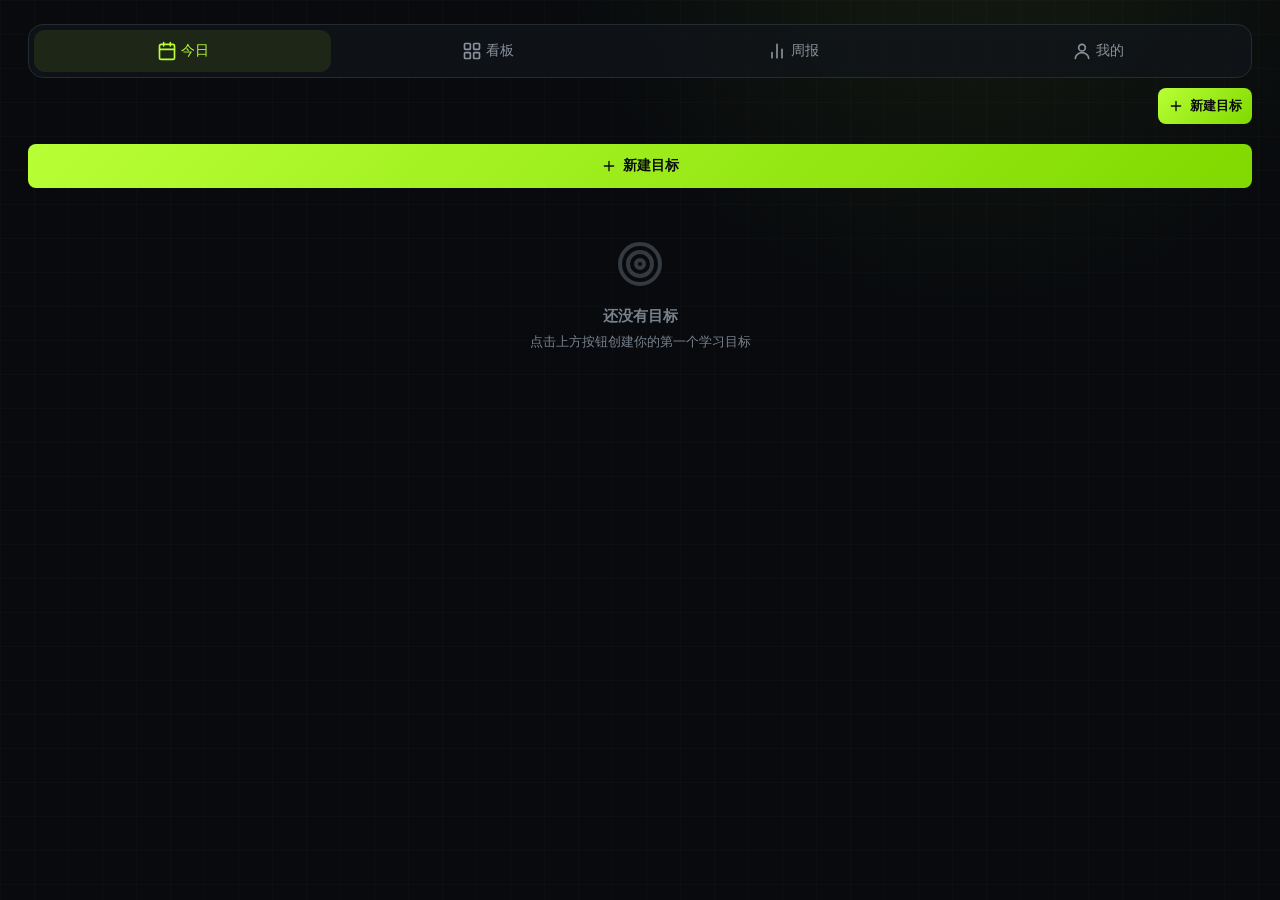
<file: study-goal-tracker.html>
<!DOCTYPE html>
<html lang="zh-CN">
<head>
<meta charset="UTF-8">
<meta name="viewport" content="width=device-width,initial-scale=1.0,maximum-scale=1.0,user-scalable=no">
<meta name="theme-color" content="#080a0d">
<meta name="apple-mobile-web-app-capable" content="yes">
<meta name="apple-mobile-web-app-status-bar-style" content="default">
<title>学习目标管理台</title>
<style>
*{margin:0;padding:0;box-sizing:border-box}
:root{
--bg:#080a0d;--bg2:#0d1116;--card:#111419;
--pri:#b8ff35;--priL:#80d900;--priBg:rgba(184,255,53,.09);--priBd:rgba(184,255,53,.28);
--ok:#63e6a7;--okBg:rgba(43,182,115,.1);--okBd:rgba(99,230,167,.28);
--err:#ff646d;--errBg:rgba(255,100,109,.08);--errBd:rgba(255,100,109,.28);
--warn:#ffc857;--warnBg:rgba(255,200,87,.08);--warnBd:rgba(255,200,87,.28);
--txt:#f3f5f7;--txt2:#89919c;--txt3:#78818c;
--bd:#252b33;
--sh:none;
--shLg:0 28px 80px rgba(0,0,0,.62);
--r:12px;--rSm:8px;--rLg:16px;--pill:20px;
--sideW:220px;--botNavH:60px;
}
html{font-size:16px;-webkit-text-size-adjust:100%;color-scheme:dark}
body{font-family:"Microsoft YaHei UI","Segoe UI",system-ui,-apple-system,sans-serif;background-color:var(--bg);background-image:radial-gradient(circle at 76% -12%,rgba(184,255,53,.08),transparent 30%),linear-gradient(rgba(255,255,255,.014) 1px,transparent 1px),linear-gradient(90deg,rgba(255,255,255,.014) 1px,transparent 1px);background-size:auto,34px 34px,34px 34px;color:var(--txt);line-height:1.5;min-height:100vh;-webkit-tap-highlight-color:transparent}
input,select,textarea,button{font-family:inherit;font-size:inherit}
input[type=text],input[type=number],input[type=date],select,textarea{font-size:16px}
::-webkit-scrollbar{width:6px;height:6px}
::-webkit-scrollbar-thumb{background:var(--bd);border-radius:3px}

/* === Layout === */
.app-wrap{display:flex;min-height:100vh}
.sidebar{display:none}
.main{flex:1;margin-left:0;padding:24px 28px;max-width:none}
.topbar{display:grid;grid-template-columns:1fr;gap:10px;margin-bottom:20px}
.page-title{display:none}
.topbar-nav{display:flex;gap:8px;width:100%;margin:0;padding:5px;border:1px solid var(--bd);border-radius:15px;background:rgba(17,20,25,.76)}
.topbar-nav .nav-item{flex:1;min-height:42px;padding:0 12px;border-radius:11px;flex-direction:row}
.topbar-nav .nav-item:hover,.topbar-nav .nav-item.active{color:var(--pri);background:var(--priBg);box-shadow:none}
.topbar-right{display:flex;justify-content:flex-end;width:100%}

/* === Bottom Nav === */
.bottom-nav{display:none;position:fixed;bottom:0;left:0;right:0;background:rgba(12,14,17,.97);border-top:1px solid var(--bd);height:var(--botNavH);z-index:100;padding-bottom:env(safe-area-inset-bottom);backdrop-filter:blur(18px)}

/* === Nav Items === */
.nav-item{display:flex;flex-direction:column;align-items:center;gap:4px;background:none;border:none;color:var(--txt2);cursor:pointer;padding:8px 12px;border-radius:var(--rSm);transition:all .15s;font-size:.875rem;min-height:44px;justify-content:center;text-decoration:none}
.nav-item:hover{background:var(--bg2)}
.nav-item.active{color:var(--pri);background:var(--priBg);box-shadow:inset 0 0 0 1px var(--priBd)}
.sidebar .nav-item{flex-direction:row;justify-content:flex-start;width:100%;margin-bottom:2px;font-size:.95rem;padding:10px 12px}
.bottom-nav{display:none}
.bottom-nav.show{display:flex}
.bottom-nav .nav-item{flex:1;font-size:.72rem;padding:6px 0}
.nav-icon{display:flex;align-items:center;justify-content:center}
.nav-icon svg{width:20px;height:20px}
.sidebar .nav-icon svg{width:18px;height:18px}
.bottom-nav .nav-icon svg{width:22px;height:22px}

/* === Sidebar Header === */
.sidebar-header{margin-bottom:24px;padding:0 4px}
.sidebar-logo-wrap{display:flex;align-items:center;gap:8px}
.sidebar-logo-wrap .nav-icon svg{width:24px;height:24px;color:var(--pri)}
.sidebar-title{font-size:1.05rem;font-weight:700;color:var(--pri)}

/* === Cards === */
.card{background:rgba(17,20,25,.92);border:1px solid var(--bd);border-radius:var(--r);padding:16px;box-shadow:var(--sh);margin-bottom:12px}
.card-overdue{border-color:var(--errBd);background:var(--errBg)}
.card-rest{border-color:var(--warnBd);background:var(--warnBg)}
.card-rolled{border-color:var(--errBd);background:var(--errBg)}
.card-done{border-color:var(--okBd);background:var(--okBg)}

/* === Buttons === */
.btn{display:inline-flex;align-items:center;gap:6px;padding:10px 16px;border:none;border-radius:var(--rSm);cursor:pointer;font-size:.875rem;font-weight:600;transition:all .15s;min-height:44px;justify-content:center;text-decoration:none;white-space:nowrap}
.btn-primary{background:linear-gradient(135deg,var(--pri),var(--priL));color:#090b0d}
.btn-primary:hover{filter:brightness(1.08);transform:translateY(-1px);box-shadow:0 8px 24px rgba(184,255,53,.15)}
.btn-ghost{background:var(--bg2);color:var(--txt)}
.btn-ghost:hover{background:var(--bd)}
.btn-danger{background:var(--err);color:#fff}
.btn-danger:hover{opacity:.9}
.btn-success{background:var(--ok);color:#fff}
.btn-warn{background:var(--warn);color:#fff}
.btn-sm{padding:6px 10px;min-height:36px;font-size:.8rem}
.btn-xs{padding:4px 8px;min-height:30px;font-size:.75rem;border-radius:6px}
.btn-block{width:100%}
.btn svg{width:16px;height:16px;flex-shrink:0}

/* === Forms === */
.form-group{margin-bottom:14px}
.form-label{display:block;margin-bottom:5px;font-size:.85rem;font-weight:600;color:var(--txt2)}
.form-hint{font-size:.75rem;color:var(--txt3);margin-top:4px}
.input,.select,.textarea{width:100%;padding:10px 12px;border:1px solid var(--bd);border-radius:var(--rSm);background:#0d1116;color:var(--txt);outline:none;transition:border .15s;-webkit-appearance:none}
.input:focus,.select:focus,.textarea:focus{border-color:var(--pri);box-shadow:0 0 0 3px var(--priBg)}
.input::placeholder,.textarea::placeholder{color:#515a65}
.textarea{resize:vertical;min-height:72px;line-height:1.5}
.form-row{display:grid;grid-template-columns:1fr 1fr;gap:12px}

/* === Badges === */
.badge{display:inline-flex;align-items:center;padding:2px 8px;border-radius:var(--pill);font-size:.7rem;font-weight:600;gap:3px}

.badge-backfill{background:var(--warnBg);color:var(--warn)}
.badge-overdue{background:var(--errBg);color:var(--err)}
.badge-rest{background:var(--warnBg);color:var(--warn)}
.badge-done{background:var(--okBg);color:var(--ok)}

/* === Progress Ring === */
.ring-wrap{position:relative;display:inline-flex;align-items:center;justify-content:center;flex-shrink:0}
.ring-text{position:absolute;text-align:center;font-weight:700;font-size:.9rem}

/* === Progress Bar === */
.progress-bar{height:6px;background:var(--bg2);border-radius:3px;overflow:hidden}
.progress-bar-fill{height:100%;border-radius:3px;transition:width .4s ease}

/* === Stats === */
.stat{display:flex;flex-direction:column;gap:1px}
.stat-value{font-size:1.3rem;font-weight:700;line-height:1.2}
.stat-label{font-size:.72rem;color:var(--txt3)}

/* === Modal === */
.modal-overlay{display:none;position:fixed;inset:0;background:rgba(3,5,8,.76);z-index:200;backdrop-filter:blur(10px)}
.modal-overlay.active{display:block}
.modal-container{display:none;position:fixed;top:50%;left:50%;transform:translate(-50%,-50%);z-index:201;width:92%;max-width:460px;max-height:86vh;overflow-y:auto;background:#111419;border:1px solid var(--bd);border-radius:var(--rLg);padding:24px;box-shadow:var(--shLg)}
.modal-container.active{display:block}
.modal-title{font-size:1.2rem;font-weight:700;margin-bottom:16px}
.modal-actions{display:flex;gap:8px;margin-top:20px}
.modal-actions .btn{flex:1}

/* === Toast === */
.toast-container{position:fixed;bottom:80px;left:50%;transform:translateX(-50%);z-index:300;pointer-events:none}
.toast{background:#171b21;color:var(--txt);border:1px solid var(--priBd);padding:10px 18px;border-radius:var(--r);box-shadow:var(--shLg);margin-bottom:8px;font-size:.85rem;animation:toastIn .3s ease}
@keyframes toastIn{from{opacity:0;transform:translateY(20px)}to{opacity:1;transform:translateY(0)}}

/* === Backup Banner === */
.backup-banner{background:var(--warnBg);border:1px solid var(--warnBd);border-radius:var(--r);padding:12px 16px;margin-bottom:16px;display:flex;align-items:center;gap:12px}
.backup-banner svg{width:20px;height:20px;color:var(--warn);flex-shrink:0}
.backup-banner-text{flex:1;font-size:.85rem;color:var(--txt)}
.backup-banner .btn{flex-shrink:0}

/* === Tab Content === */
.tab-content{display:none}
.tab-content.active{display:block;animation:fadeIn .2s ease}
@keyframes fadeIn{from{opacity:0}to{opacity:1}}

/* === Section === */
.section{margin-bottom:24px}
.section-header{display:flex;align-items:center;justify-content:space-between;margin-bottom:10px}
.section-title{font-size:.95rem;font-weight:600;display:flex;align-items:center;gap:6px}
.section-header .section-title{white-space:nowrap;flex:1}
.section-title svg{width:18px;height:18px;flex-shrink:0}
.section-count{font-size:.72rem;color:var(--txt3);background:var(--bg2);padding:2px 8px;border-radius:var(--pill)}

/* === Goal Card === */
.goal-card .goal-header{display:flex;align-items:flex-start;justify-content:space-between;gap:12px;margin-bottom:10px}
.goal-title{font-size:1.05rem;font-weight:700;display:flex;align-items:center;gap:6px;flex-wrap:wrap}
.goal-color-dot{width:10px;height:10px;border-radius:50%;flex-shrink:0;display:inline-block}
.goal-body{display:flex;gap:14px;align-items:center;flex-wrap:wrap}
.goal-stats-row{display:flex;gap:16px;flex:1;flex-wrap:wrap;align-items:center}
.goal-actions{display:flex;gap:6px;flex-wrap:wrap;margin-top:10px}
.goal-meta{font-size:.78rem;color:var(--txt2);display:flex;align-items:center;gap:4px}

/* === Plan Box === */
.plan-box{background:var(--bg2);border-radius:var(--rSm);padding:10px 12px;margin-top:10px;font-size:.82rem;line-height:1.5}
.plan-box .plan-label{font-weight:600;color:var(--txt2);margin-bottom:3px;font-size:.75rem}
.plan-obstacle{color:var(--err);font-weight:500}
.plan-counter{color:var(--pri)}

/* === Handle Items (Today) === */
.handle-item{display:flex;align-items:center;gap:10px;padding:10px 12px;border-radius:var(--rSm);margin-bottom:6px}
.handle-item-overdue{background:var(--errBg);border:1px solid var(--errBd)}
.handle-item-rest{background:var(--warnBg);border:1px solid var(--warnBd)}
.handle-item-rolled{background:var(--errBg);border:1px solid var(--errBd)}
.handle-item-info{flex:1;min-width:0}
.handle-item-title{font-weight:600;font-size:.88rem;display:flex;align-items:center;gap:5px}
.handle-item-desc{font-size:.76rem;color:var(--txt2);margin-top:1px}
.handle-item-actions{display:flex;gap:4px;flex-shrink:0}

/* === Quick Check-in === */
.quick-checkin{display:flex;gap:6px;align-items:center;margin-top:10px;flex-wrap:wrap}
.quick-checkin .input{width:70px;text-align:center;padding:8px}
.quick-checkin .checkin-unit{font-size:.8rem;color:var(--txt3)}
.quick-checkin .btn{padding:8px 14px;min-height:40px}

/* === Suggested Today === */
.suggested-box{display:inline-flex;align-items:baseline;gap:4px;background:var(--priBg);padding:6px 12px;border-radius:var(--rSm);margin-top:8px}
.suggested-box .lbl{font-size:.75rem;color:var(--pri)}
.suggested-box .val{font-size:1.1rem;font-weight:700;color:var(--pri)}

/* === Estimate === */
.est-early{color:var(--ok);font-weight:600}
.est-late{color:var(--err);font-weight:600}
.est-none{color:var(--txt3)}

/* === Records List === */
.record-list{margin-top:10px}
.record-item{display:flex;align-items:center;gap:8px;padding:7px 10px;border-radius:var(--rSm);background:var(--bg2);margin-bottom:4px;font-size:.82rem}
.record-item .rec-date{color:var(--txt3);font-size:.78rem;min-width:64px}
.record-item .rec-amount{font-weight:600}
.record-item .rec-min{color:var(--txt3);font-size:.76rem}
.record-item .rec-del{margin-left:auto;background:none;border:none;color:var(--txt3);cursor:pointer;padding:4px;display:flex;align-items:center}
.record-item .rec-del:hover{color:var(--err)}
.record-item .rec-del svg{width:14px;height:14px}

/* === Color Picker === */
.color-picker{display:flex;gap:8px;flex-wrap:wrap}
.color-option{width:30px;height:30px;border-radius:50%;cursor:pointer;border:3px solid transparent;transition:border .15s}
.color-option.selected{border-color:var(--txt)}

/* === Chart === */
.chart-container{margin-top:14px;overflow-x:auto}
.chart-svg{display:block}
.chart-title{font-size:.85rem;font-weight:600;margin-bottom:6px;color:var(--txt2)}
.chart-legend{display:flex;gap:12px;flex-wrap:wrap;margin-top:6px;font-size:.72rem;color:var(--txt2)}
.chart-legend-item{display:flex;align-items:center;gap:4px}
.chart-legend-dot{width:8px;height:8px;border-radius:2px}

/* === Weekly Report === */
.weekly-grid{display:grid;grid-template-columns:repeat(auto-fit,minmax(120px,1fr));gap:10px;margin-bottom:16px}
.weekly-stat{background:var(--bg2);border-radius:var(--rSm);padding:12px;text-align:center}
.weekly-stat .val{font-size:1.4rem;font-weight:700}
.weekly-stat .lbl{font-size:.72rem;color:var(--txt3);margin-top:2px}
.weekly-compare{font-size:.78rem;margin-bottom:16px;display:flex;gap:16px;flex-wrap:wrap}
.weekly-compare .up{color:var(--ok)}
.weekly-compare .down{color:var(--err)}
.weekly-four{display:grid;grid-template-columns:1fr 1fr;gap:12px;margin-bottom:16px}
.weekly-four-item .form-label{display:flex;align-items:center;gap:5px;color:var(--txt)}
.weekly-four-item .form-label svg{width:14px;height:14px;flex:0 0 14px}
.weekly-report-text{background:var(--bg2);border-radius:var(--rSm);padding:14px;font-size:.82rem;line-height:1.7;white-space:pre-wrap;margin-top:12px;max-height:300px;overflow-y:auto}
.week-nav{display:flex;gap:8px;align-items:center;margin-bottom:16px}
.week-nav .btn{padding:6px 12px;min-height:36px}
.week-nav .week-label{font-size:.9rem;font-weight:600;flex:1;text-align:center}

/* === PWA Steps === */
.pwa-steps{counter-reset:step}
.pwa-step{display:flex;gap:10px;margin-bottom:10px;align-items:flex-start}
.pwa-step::before{counter-increment:step;content:counter(step);width:22px;height:22px;background:var(--pri);color:#fff;border-radius:50%;display:flex;align-items:center;justify-content:center;font-size:.72rem;font-weight:700;flex-shrink:0}
.pwa-step-text{font-size:.85rem;padding-top:1px;line-height:1.5}

/* === Empty State === */
.empty-state{text-align:center;padding:40px 20px;color:var(--txt3)}
.empty-state svg{width:48px;height:48px;margin-bottom:10px;opacity:.4}
.empty-state .empty-title{font-size:.95rem;font-weight:600;margin-bottom:4px}
.empty-state .empty-desc{font-size:.82rem}

/* === Confetti === */
.confetti-container{position:fixed;top:0;left:0;width:100%;height:100%;pointer-events:none;z-index:999;overflow:hidden}
.confetti-piece{position:absolute;width:8px;height:8px;animation:confettiFall 3s ease-out forwards}
@keyframes confettiFall{0%{transform:translateY(-100vh) rotate(0deg);opacity:1}100%{transform:translateY(100vh) rotate(720deg);opacity:0}}

/* === Utility === */
.text-center{text-align:center}
.text-sm{font-size:.85rem}
.text-xs{font-size:.75rem}
.text-secondary{color:var(--txt2)}
.text-tertiary{color:var(--txt3)}
.text-danger{color:var(--err)}
.text-success{color:var(--ok)}
.text-warning{color:var(--warn)}
.text-primary{color:var(--pri)}
.font-bold{font-weight:700}
.font-semibold{font-weight:600}
.mt-4{margin-top:4px}.mt-8{margin-top:8px}.mt-12{margin-top:12px}.mt-16{margin-top:16px}.mt-20{margin-top:20px}
.mb-4{margin-bottom:4px}.mb-8{margin-bottom:8px}.mb-12{margin-bottom:12px}.mb-16{margin-bottom:16px}.mb-20{margin-bottom:20px}
.flex{display:flex}.flex-wrap{flex-wrap:wrap}.flex-col{flex-direction:column}
.items-center{align-items:center}.items-start{align-items:flex-start}
.justify-between{justify-content:space-between}.justify-center{justify-content:center}
.gap-4{gap:4px}.gap-6{gap:6px}.gap-8{gap:8px}.gap-12{gap:12px}.gap-16{gap:16px}
.w-full{width:100%}.flex-1{flex:1;min-width:0}
.hidden{display:none!important}
.divider{height:1px;background:var(--bd);margin:10px 0}
.mono{font-variant-numeric:tabular-nums}
.data-stats{display:grid;grid-template-columns:1fr 1fr;gap:10px;margin-bottom:16px}
.data-stat{background:var(--bg2);border-radius:var(--rSm);padding:12px;text-align:center}
.data-stat .val{font-size:1.4rem;font-weight:700}
.data-stat .lbl{font-size:.72rem;color:var(--txt3)}

/* === Hermes Weather host theme bridge === */
body.host-light{--bg:#e9edf2;--bg2:#eef1f4;--card:#f9fafb;--priBg:rgba(89,142,0,.09);--priBd:rgba(89,142,0,.3);--ok:#16865b;--okBg:#e9f8f1;--okBd:#a8dfc8;--err:#d93d49;--errBg:#fff0f1;--errBd:#f0b8bd;--warn:#9a6900;--warnBg:#fff7df;--warnBd:#ead398;--txt:#171b20;--txt2:#65707d;--txt3:#7a8591;--bd:#d3d9e0;color-scheme:light;background-image:radial-gradient(circle at 76% -12%,rgba(89,142,0,.1),transparent 30%),linear-gradient(rgba(0,0,0,.025) 1px,transparent 1px),linear-gradient(90deg,rgba(0,0,0,.025) 1px,transparent 1px)}
body.host-light .card{background:rgba(249,250,251,.96)}
body.host-light .topbar-nav{background:rgba(249,250,251,.82)}
body.host-light .bottom-nav{background:rgba(247,249,251,.97)}
body.host-light .input,body.host-light .select,body.host-light .textarea{background:#fff}
body.host-light .modal-container{background:#f9fafb}
body.host-light .toast{background:#fff;color:var(--txt)}
body.host-light .btn-primary{color:#10140a}

/* === Responsive === */
@media(max-width:1024px){
.sidebar{display:none}
.main{margin-left:0;padding:20px 24px}
.topbar-nav{display:flex}
}
@media(max-width:768px){
.topbar-nav{display:flex;order:3;width:100%;margin-left:0}
.topbar-nav .nav-item{flex:1;padding:0 6px;min-height:42px}
.bottom-nav{display:none!important}
.main{padding:14px 16px 24px}
.form-row{grid-template-columns:1fr}
.weekly-four{grid-template-columns:1fr}
.goal-stats-row{gap:12px}
.page-title{font-size:1.2rem}
.data-stats{grid-template-columns:1fr 1fr}
.modal-container{padding:18px;width:94%}
.stat-value{font-size:1.1rem}
}
@media(max-width:600px){
.handle-item{align-items:flex-start;flex-wrap:wrap}
.handle-item-info{flex-basis:calc(100% - 20px)}
.handle-item-actions{width:100%;padding-left:20px}
.handle-item-actions .btn{flex:1}
}
@media(max-width:400px){
.goal-stats-row{flex-direction:column;align-items:flex-start;gap:6px}
}
</style>
</head>
<body>
<div class="app-wrap">
<aside class="sidebar">
<div class="sidebar-header">
<div class="sidebar-logo-wrap">
<span class="nav-icon" id="sidebar-logo"></span>
<span class="sidebar-title">学习目标台</span>
</div>
</div>
<nav class="sidebar-nav" id="sidebar-nav"></nav>
</aside>
<main class="main">
<header class="topbar">
<h1 class="page-title" id="page-title">今日</h1>
<nav class="topbar-nav" id="topbar-nav"></nav>
<div class="topbar-right" id="topbar-actions"></div>
</header>
<div id="backup-banner-container"></div>
<div class="tab-content active" id="tab-today"></div>
<div class="tab-content" id="tab-board"></div>
<div class="tab-content" id="tab-weekly"></div>
<div class="tab-content" id="tab-mine"></div>
</main>
</div>
<nav class="bottom-nav" id="bottom-nav"></nav>
<div class="modal-overlay" id="modal-overlay"></div>
<div class="modal-container" id="modal-container"></div>
<div class="toast-container" id="toast-container"></div>
<script>
// ===== 常量 =====
const K='wb_study_goal_tracker_data';
const COLORS=['#b8ff35','#51d9ff','#63e6a7','#ffc857','#ff7a85','#a78bfa','#60a5fa','#f472b6'];
const TAB_TITLES={today:'今日',board:'看板',weekly:'周报',mine:'我的'};
const NAV_ITEMS=[
  {tab:'today',icon:'calendar',label:'今日'},
  {tab:'board',icon:'grid',label:'看板'},
  {tab:'weekly',icon:'chart',label:'周报'},
  {tab:'mine',icon:'user',label:'我的'}
];
const BACKFILL_DAYS=6; // 可补记最近6天

// ===== 状态 =====
let state={goals:[],records:[],weeklyReports:{},activeTab:'today',version:3};

// ===== SVG 图标 =====
const IC={
calendar:'<svg viewBox="0 0 24 24" fill="none" stroke="currentColor" stroke-width="2" stroke-linecap="round" stroke-linejoin="round"><rect x="3" y="4" width="18" height="18" rx="2"/><path d="M16 2v4M8 2v4M3 10h18"/></svg>',
grid:'<svg viewBox="0 0 24 24" fill="none" stroke="currentColor" stroke-width="2" stroke-linecap="round" stroke-linejoin="round"><rect x="3" y="3" width="7" height="7" rx="1"/><rect x="14" y="3" width="7" height="7" rx="1"/><rect x="3" y="14" width="7" height="7" rx="1"/><rect x="14" y="14" width="7" height="7" rx="1"/></svg>',
chart:'<svg viewBox="0 0 24 24" fill="none" stroke="currentColor" stroke-width="2" stroke-linecap="round" stroke-linejoin="round"><path d="M18 20V10M12 20V4M6 20v-6"/></svg>',
user:'<svg viewBox="0 0 24 24" fill="none" stroke="currentColor" stroke-width="2" stroke-linecap="round" stroke-linejoin="round"><circle cx="12" cy="8" r="4"/><path d="M4 21c0-4 4-7 8-7s8 3 8 7"/></svg>',
plus:'<svg viewBox="0 0 24 24" fill="none" stroke="currentColor" stroke-width="2" stroke-linecap="round" stroke-linejoin="round"><path d="M12 5v14M5 12h14"/></svg>',
check:'<svg viewBox="0 0 24 24" fill="none" stroke="currentColor" stroke-width="2" stroke-linecap="round" stroke-linejoin="round"><polyline points="20 6 9 17 4 12"/></svg>',
pencil:'<svg viewBox="0 0 24 24" fill="none" stroke="currentColor" stroke-width="2" stroke-linecap="round" stroke-linejoin="round"><path d="M12 20h9"/><path d="M16.5 3.5a2.1 2.1 0 113 3L7 19l-4 1 1-4z"/></svg>',
trash:'<svg viewBox="0 0 24 24" fill="none" stroke="currentColor" stroke-width="2" stroke-linecap="round" stroke-linejoin="round"><path d="M3 6h18M19 6l-2 14a2 2 0 01-2 2H9a2 2 0 01-2-2L5 6M10 11v6M14 11v6M9 6V4a2 2 0 012-2h2a2 2 0 012 2v2"/></svg>',
download:'<svg viewBox="0 0 24 24" fill="none" stroke="currentColor" stroke-width="2" stroke-linecap="round" stroke-linejoin="round"><path d="M21 15v4a2 2 0 01-2 2H5a2 2 0 01-2-2v-4M7 10l5 5 5-5M12 15V3"/></svg>',
upload:'<svg viewBox="0 0 24 24" fill="none" stroke="currentColor" stroke-width="2" stroke-linecap="round" stroke-linejoin="round"><path d="M21 15v4a2 2 0 01-2 2H5a2 2 0 01-2-2v-4M17 8l-5-5-5 5M12 3v12"/></svg>',
clock:'<svg viewBox="0 0 24 24" fill="none" stroke="currentColor" stroke-width="2" stroke-linecap="round" stroke-linejoin="round"><circle cx="12" cy="12" r="10"/><polyline points="12 6 12 12 16 14"/></svg>',
alert:'<svg viewBox="0 0 24 24" fill="none" stroke="currentColor" stroke-width="2" stroke-linecap="round" stroke-linejoin="round"><path d="M10.3 3.9L1.8 18a2 2 0 001.7 3h17a2 2 0 001.7-3L13.7 3.9a2 2 0 00-3.4 0z"/><path d="M12 9v4M12 17h.01"/></svg>',
flame:'<svg viewBox="0 0 24 24" fill="none" stroke="currentColor" stroke-width="2" stroke-linecap="round" stroke-linejoin="round"><path d="M12 2C7 7 7 11 7 14a5 5 0 0010 0c0-3-2-5-2-5s0 2-2 2c0-3-1-6-1-9z"/></svg>',
target:'<svg viewBox="0 0 24 24" fill="none" stroke="currentColor" stroke-width="2" stroke-linecap="round" stroke-linejoin="round"><circle cx="12" cy="12" r="10"/><circle cx="12" cy="12" r="6"/><circle cx="12" cy="12" r="2"/></svg>',
chevronR:'<svg viewBox="0 0 24 24" fill="none" stroke="currentColor" stroke-width="2" stroke-linecap="round" stroke-linejoin="round"><polyline points="9 18 15 12 9 6"/></svg>',
refresh:'<svg viewBox="0 0 24 24" fill="none" stroke="currentColor" stroke-width="2" stroke-linecap="round" stroke-linejoin="round"><polyline points="23 4 23 10 17 10"/><path d="M3.5 9a9 9 0 0114.9-3.4L23 10M1 14l4.6 4.4A9 9 0 0020.5 15"/></svg>',
copy:'<svg viewBox="0 0 24 24" fill="none" stroke="currentColor" stroke-width="2" stroke-linecap="round" stroke-linejoin="round"><rect x="9" y="9" width="13" height="13" rx="2"/><path d="M5 15H4a2 2 0 01-2-2V4a2 2 0 012-2h9a2 2 0 012 2v1"/></svg>',
play:'<svg viewBox="0 0 24 24" fill="none" stroke="currentColor" stroke-width="2" stroke-linecap="round" stroke-linejoin="round"><polygon points="5 3 19 12 5 21 5 3"/></svg>',
flag:'<svg viewBox="0 0 24 24" fill="none" stroke="currentColor" stroke-width="2" stroke-linecap="round" stroke-linejoin="round"><path d="M4 15s1-1 4-1 5 2 8 2 4-1 4-1V3s-1 1-4 1-5-2-8-2-4 1-4 1z"/><path d="M4 22V15"/></svg>',
shield:'<svg viewBox="0 0 24 24" fill="none" stroke="currentColor" stroke-width="2" stroke-linecap="round" stroke-linejoin="round"><path d="M12 22s8-4 8-10V5l-8-3-8 3v7c0 6 8 10 8 10z"/></svg>'
};
function icon(name){return IC[name]||'';}

// ===== 工具函数 =====
function uid(){return Date.now().toString(36)+Math.random().toString(36).slice(2,8);}
function esc(s){return String(s==null?'':s).replace(/&/g,'&amp;').replace(/</g,'&lt;').replace(/>/g,'&gt;').replace(/"/g,'&quot;');}
function clamp(v,min,max){return Math.max(min,Math.min(max,v));}
function fmtNum(n){return Math.round(n*10)/10;}

// ===== 日期工具 =====
function todayStr(){return dateToStr(new Date());}
function dateToStr(d){d=new Date(d);d.setHours(0,0,0,0);var y=d.getFullYear(),m=String(d.getMonth()+1).padStart(2,'0'),day=String(d.getDate()).padStart(2,'0');return y+'-'+m+'-'+day;}
function strToDate(s){var p=s.split('-');return new Date(+p[0],+p[1]-1,+p[2]);}
function addDays(date,n){var d=new Date(date);d.setDate(d.getDate()+n);return d;}
function daysBetween(s1,s2){var d1=strToDate(s1),d2=strToDate(s2);return Math.round((d2-d1)/86400000);}
function getWeekMonday(date){var d=new Date(date);d.setHours(0,0,0,0);var day=d.getDay();var diff=day===0?-6:1-day;d.setDate(d.getDate()+diff);return d;}
function getWeekKey(date){return dateToStr(getWeekMonday(date));}
function getWeekRange(key){var mon=strToDate(key);return{start:mon,end:addDays(mon,6)};}
function fmtDateShort(s){var p=s.split('-');return(+p[1])+'月'+(+p[2])+'日';}
function fmtDateFull(s){var p=s.split('-');return p[0]+'年'+(+p[1])+'月'+(+p[2])+'日';}
function fmtWeekday(s){var d=strToDate(s);var names=['日','一','二','三','四','五','六'];return'周'+names[d.getDay()];}
function getCurrentWeekKey(){return getWeekKey(new Date());}

// ===== 存储 =====
function loadData(){
  try{
    var raw=localStorage.getItem(K);
    if(!raw){state=getInitialData();saveData();return;}
    var data=JSON.parse(raw);
    state=migrateData(data);
    saveData();
  }catch(e){console.error('load error',e);state=getInitialData();saveData();}
}
function saveData(){try{localStorage.setItem(K,JSON.stringify(state));}catch(e){console.error('save error',e);showToast('保存失败：存储空间可能已满');}}
function migrateData(data){
  if(!data)return getInitialData();
  if(!data.goals)data.goals=[];
  if(!data.records)data.records=[];
  if(!data.version||data.version<2){
    (data.records||[]).forEach(function(r){if(r.isBackfill===undefined)r.isBackfill=false;});
  }
  var removedIds=Object.create(null);
  data.goals=data.goals.filter(function(g){
    var sample=g.isExample===true||/^ex-\d+$/.test(String(g.id||''));
    if(sample)removedIds[g.id]=true;
    return!sample;
  });
  data.records=data.records.filter(function(r){return!removedIds[r.goalId];});
  if(!data.weeklyReports)data.weeklyReports={};
  if(!TAB_TITLES[data.activeTab])data.activeTab='today';
  data.version=3;
  return data;
}

// ===== 初始数据 =====
function getInitialData(){
  return{goals:[],records:[],weeklyReports:{},activeTab:'today',version:3};
}

// ===== 核心计算 =====
function getGoalRecords(goalId){return state.records.filter(function(r){return r.goalId===goalId;});}
function getCompleted(goal){var s=0;state.records.forEach(function(r){if(r.goalId===goal.id)s+=r.amount;});return s;}
function getRemaining(goal){return Math.max(0,goal.total-getCompleted(goal));}
function isCompleted(goal){return getCompleted(goal)>=goal.total;}
function getCompletionRate(goal){return clamp(getCompleted(goal)/goal.total*100,0,100);}
function getRemainingDays(goal){return daysBetween(todayStr(),goal.deadline);}
function isOverdue(goal){return!isCompleted(goal)&&daysBetween(goal.deadline,todayStr())>0;}
function getOverdueDays(goal){return Math.max(0,daysBetween(goal.deadline,todayStr()));}

function getSuggestedToday(goal){
  if(isCompleted(goal))return 0;
  var rem=getRemaining(goal);
  var days=getRemainingDays(goal);
  if(days<=0)return rem;
  if(days<=1)return rem;
  return Math.ceil(rem/days);
}

function hasRecordOnDate(goalId,dateStr){
  return state.records.some(function(r){return r.goalId===goalId&&r.date===dateStr;});
}

// 连续天数：每周(周一~周日)允许1个休息日，第一次漏不中断，第二次才断
function getStreak(goalId){
  var dateMap={};
  state.records.forEach(function(r){if(r.goalId===goalId)dateMap[r.date]=true;});
  var streak=0,restUsed={};
  var date=new Date();date.setHours(0,0,0,0);
  var todayS=dateToStr(date);
  if(!dateMap[todayS])date=addDays(date,-1);
  var guard=0;
  while(guard++<400){
    var ds=dateToStr(date);
    var wk=getWeekKey(date);
    if(dateMap[ds]){streak++;date=addDays(date,-1);}
    else if(!restUsed[wk]){restUsed[wk]=true;date=addDays(date,-1);}
    else break;
  }
  return streak;
}

// 昨日状态: 'ok'|'rest'|'rolled'
function getYesterdayStatus(goalId){
  var yd=dateToStr(addDays(new Date(),-1));
  if(hasRecordOnDate(goalId,yd))return 'ok';
  var mon=getWeekMonday(strToDate(yd));
  for(var d=new Date(mon);d<strToDate(yd);d=addDays(d,1)){
    if(!hasRecordOnDate(goalId,dateToStr(d)))return 'rolled';
  }
  return 'rest';
}

// 预计完成日：按近7天平均速度推算
function getEstimateInfo(goal){
  if(isCompleted(goal))return{status:'done'};
  var today=todayStr();
  var start7=dateToStr(addDays(new Date(),-6));
  var recent=state.records.filter(function(r){return r.goalId===goal.id&&r.amount>0&&r.date>=start7&&r.date<=today;});
  if(recent.length===0)return{status:'none'};
  var total=recent.reduce(function(s,r){return s+r.amount;},0);
  var avg=total/7;
  if(avg<=0)return{status:'none'};
  var rem=getRemaining(goal);
  var days=Math.ceil(rem/avg);
  var estDate=dateToStr(addDays(new Date(),days));
  var diff=daysBetween(estDate,goal.deadline);
  return{status:diff<0?'late':'early',date:estDate,diffDays:Math.abs(diff),avg:avg};
}

// 周记录
function getWeekRecords(goalId,weekKey){
  var range=getWeekRange(weekKey);
  var start=dateToStr(range.start),end=dateToStr(range.end);
  return state.records.filter(function(r){
    return(!goalId||r.goalId===goalId)&&r.date>=start&&r.date<=end;
  });
}

// 周汇总
function getWeekSummary(weekKey){
  var wr=getWeekRecords(null,weekKey);
  var totalAmount=wr.reduce(function(s,r){return s+r.amount;},0);
  var totalMinutes=wr.reduce(function(s,r){return s+(r.minutes||0);},0);
  var daySet={};wr.forEach(function(r){daySet[r.date]=1;});
  var activeDays=Object.keys(daySet).length;
  var perGoal={};
  state.goals.forEach(function(g){
    var gr=wr.filter(function(r){return r.goalId===g.id;});
    if(gr.length>0){
      var gd={};gr.forEach(function(r){gd[r.date]=1;});
      perGoal[g.id]={
        amount:gr.reduce(function(s,r){return s+r.amount;},0),
        minutes:gr.reduce(function(s,r){return s+(r.minutes||0);},0),
        days:Object.keys(gd).length
      };
    }
  });
  return{checkIns:wr.length,totalAmount:totalAmount,totalMinutes:totalMinutes,activeDays:activeDays,perGoal:perGoal};
}

function getPrevWeekKey(key){return getWeekKey(addDays(strToDate(key),-7));}
function getNextWeekKey(key){return getWeekKey(addDays(strToDate(key),7));}

function getWeekCompare(currKey,prevKey){
  var c=getWeekSummary(currKey),p=getWeekSummary(prevKey);
  function pct(curr,prev){
    if(prev===0)return curr>0?100:0;
    return Math.round((curr-prev)/prev*100);
  }
  return{
    amount:{c:c.totalAmount,p:p.totalAmount,diff:c.totalAmount-p.totalAmount,pct:pct(c.totalAmount,p.totalAmount)},
    minutes:{c:c.totalMinutes,p:p.totalMinutes,diff:c.totalMinutes-p.totalMinutes,pct:pct(c.totalMinutes,p.totalMinutes)},
    days:{c:c.activeDays,p:p.activeDays,diff:c.activeDays-p.activeDays,pct:pct(c.activeDays,p.activeDays)}
  };
}

// 14天图表数据(分目标堆叠)
function getChartData(){
  var data=[];
  for(var i=13;i>=0;i--){
    var dt=dateToStr(addDays(new Date(),-i));
    var segs=[];
    state.goals.forEach(function(g){
      var m=0;
      state.records.forEach(function(r){if(r.goalId===g.id&&r.date===dt&&r.minutes>0)m+=r.minutes;});
      if(m>0)segs.push({goalId:g.id,color:g.color,minutes:m,name:g.name});
    });
    data.push({date:dt,segments:segs});
  }
  return data;
}
function getChartMax(data){var mx=0;data.forEach(function(d){var t=d.segments.reduce(function(s,g){return s+g.minutes;},0);if(t>mx)mx=t;});return mx||1;}

// 最近10条记录
function getRecentRecords(goalId,n){
  return state.records.filter(function(r){return r.goalId===goalId;})
    .sort(function(a,b){return b.date<a.date?1:(b.date>a.date?-1:0);})
    .slice(0,n||10);
}

// ===== UI 辅助 =====
function showToast(msg){
  var el=document.createElement('div');el.className='toast';el.textContent=msg;
  document.getElementById('toast-container').appendChild(el);
  setTimeout(function(){el.style.opacity='0';el.style.transition='opacity .3s';setTimeout(function(){el.remove();},300);},2200);
}
function renderEmptyState(title,desc,iconName){
  return '<div class="empty-state">'+icon(iconName||'target')+
    '<div class="empty-title">'+esc(title)+'</div>'+
    '<div class="empty-desc">'+esc(desc)+'</div></div>';
}
function svgProgressRing(percent,color,size){
  size=size||60;var R=size/2-5;var C=2*Math.PI*R;var off=C-(percent/100)*C;
  return '<svg width="'+size+'" height="'+size+'" viewBox="0 0 '+size+' '+size+'">'+
    '<circle cx="'+(size/2)+'" cy="'+(size/2)+'" r="'+R+'" fill="none" stroke="#303740" stroke-width="4"/>'+
    '<circle cx="'+(size/2)+'" cy="'+(size/2)+'" r="'+R+'" fill="none" stroke="'+color+'" stroke-width="4" stroke-linecap="round" stroke-dasharray="'+C+'" stroke-dashoffset="'+off+'" transform="rotate(-90 '+(size/2)+' '+(size/2)+')"/>'+
    '<text x="'+(size/2)+'" y="'+(size/2)+'" text-anchor="middle" dominant-baseline="central" font-size="'+Math.round(size/4.5)+'" font-weight="700" fill="'+color+'">'+Math.round(percent)+'%</text></svg>';
}
function showConfetti(){
  var c=document.createElement('div');c.className='confetti-container';
  var cs=['#b8ff35','#51d9ff','#63e6a7','#ffc857','#ff646d','#a78bfa','#f472b6'];
  for(var i=0;i<60;i++){
    var p=document.createElement('div');p.className='confetti-piece';
    p.style.left=Math.random()*100+'%';p.style.background=cs[Math.floor(Math.random()*cs.length)];
    p.style.animationDelay=(Math.random()*0.6)+'s';p.style.animationDuration=(2+Math.random()*2.5)+'s';
    p.style.width=(5+Math.random()*8)+'px';p.style.height=p.style.width;
    if(Math.random()>0.5)p.style.borderRadius='50%';
    c.appendChild(p);
  }
  document.body.appendChild(c);setTimeout(function(){c.remove();},5500);
}

// ===== 导航渲染 =====
function renderNav(){
  NAV_ITEMS.forEach(function(item){
    var cls=state.activeTab===item.tab?'active':'';
    var btn='<button class="nav-item '+cls+'" data-tab="'+item.tab+'">'+
      '<span class="nav-icon">'+icon(item.icon)+'</span><span>'+item.label+'</span></button>';
    var sid='sidebar-nav',tid='topbar-nav',bid='bottom-nav';
    // 只构建一次，用同一个HTML
  });
  var navHTML=NAV_ITEMS.map(function(item){
    var cls=state.activeTab===item.tab?'active':'';
    return '<button class="nav-item '+cls+'" data-tab="'+item.tab+'">'+
      '<span class="nav-icon">'+icon(item.icon)+'</span><span>'+item.label+'</span></button>';
  }).join('');
  document.getElementById('sidebar-nav').innerHTML=navHTML;
  document.getElementById('topbar-nav').innerHTML=navHTML;
  document.getElementById('bottom-nav').innerHTML=navHTML;
  document.getElementById('sidebar-logo').innerHTML=icon('target');
  document.getElementById('page-title').textContent=TAB_TITLES[state.activeTab];
}
function switchTab(tab){
  state.activeTab=tab;
  document.querySelectorAll('.tab-content').forEach(function(el){el.classList.remove('active');});
  document.getElementById('tab-'+tab).classList.add('active');
  renderNav();renderTopActions();renderBackupBanner();
  if(tab==='today')renderToday();
  if(tab==='board')renderBoard();
  if(tab==='weekly')renderWeekly();
  if(tab==='mine')renderMine();
}
function renderTopActions(){
  var el=document.getElementById('topbar-actions');
  if(state.activeTab==='today'||state.activeTab==='board'){
    el.innerHTML='<button class="btn btn-primary btn-sm" onclick="openGoalModal()">'+icon('plus')+'新建目标</button>';
  }else{el.innerHTML='';}
}
function renderBackupBanner(){
  var c=state.records.length;var el=document.getElementById('backup-banner-container');
  if(c>=20){
    el.innerHTML='<div class="backup-banner">'+icon('alert')+
      '<span class="backup-banner-text">数据已积累 '+c+' 条记录，建议导出备份以防丢失</span>'+
      '<button class="btn btn-warn btn-sm" onclick="exportJSON()">'+icon('download')+'导出</button></div>';
  }else{el.innerHTML='';}
}

// ===== 今日 Tab =====
function getTodayHandleItems(){
  var items=[];
  state.goals.forEach(function(g){
    if(isCompleted(g))return;
    if(isOverdue(g)){items.push({goal:g,type:'overdue'});return;}
    var ys=getYesterdayStatus(g.id);
    if(ys==='rest')items.push({goal:g,type:'rest'});
    else if(ys==='rolled')items.push({goal:g,type:'rolled'});
  });
  return items;
}
function renderHandleItem(item){
  var g=item.goal,desc='',actions='';
  if(item.type==='overdue'){
    desc='已逾期 '+getOverdueDays(g)+' 天，还剩 '+getRemaining(g)+esc(g.unit)+'未完成';
    actions='<button class="btn btn-primary btn-xs" onclick="openCheckinModal(\''+g.id+'\')">立即打卡</button>';
    actions+='<button class="btn btn-ghost btn-xs" onclick="openGoalModal(\''+g.id+'\')">调整计划</button>';
  }else if(item.type==='rest'){
    desc='昨日为休息日（本周首次），已自动顺延';
    actions='<button class="btn btn-primary btn-xs" onclick="openCheckinModal(\''+g.id+'\')">今日打卡</button>';
  }else if(item.type==='rolled'){
    desc='昨日漏打卡，本周休息日已用完，已滚入今日';
    actions='<button class="btn btn-primary btn-xs" onclick="openCheckinModal(\''+g.id+'\')">补打卡</button>';
  }
  return '<div class="handle-item handle-item-'+item.type+'">'+
    '<span class="goal-color-dot" style="background:'+g.color+'"></span>'+
    '<div class="handle-item-info"><div class="handle-item-title">'+esc(g.name)+'</div>'+
    '<div class="handle-item-desc">'+desc+'</div></div>'+
    '<div class="handle-item-actions">'+actions+'</div></div>';
}

function renderTodayGoalCard(g){
  var rate=getCompletionRate(g),completed=getCompleted(g),remaining=getRemaining(g);
  var suggested=getSuggestedToday(g),streak=getStreak(g.id),est=getEstimateInfo(g);
  var overdue=isOverdue(g),done=isCompleted(g);
  var cls='card goal-card';
  if(done)cls+=' card-done';else if(overdue)cls+=' card-overdue';
  var h='<div class="'+cls+'">';
  // Header
  h+='<div class="goal-header"><div class="goal-title"><span class="goal-color-dot" style="background:'+g.color+'"></span>'+esc(g.name);
  if(done)h+=' <span class="badge badge-done">已完成</span>';
  if(overdue&&!done)h+=' <span class="badge badge-overdue">逾期'+getOverdueDays(g)+'天</span>';
  h+='</div><div class="flex gap-4">';
  h+='<button class="btn btn-ghost btn-xs" onclick="openGoalModal(\''+g.id+'\')">'+icon('pencil')+'</button>';
  h+='<button class="btn btn-ghost btn-xs" onclick="confirmDeleteGoal(\''+g.id+'\')">'+icon('trash')+'</button>';
  h+='</div></div>';
  // Progress bar
  h+='<div class="progress-bar"><div class="progress-bar-fill" style="width:'+rate+'%;background:'+g.color+'"></div></div>';
  // Stats
  h+='<div class="goal-stats-row mt-8">';
  h+='<div class="stat"><span class="stat-value mono">'+completed+'/'+g.total+'</span><span class="stat-label">'+esc(g.unit)+'</span></div>';
  h+='<div class="stat"><span class="stat-value mono">'+Math.round(rate)+'%</span><span class="stat-label">完成率</span></div>';
  var stHtml=streak>0?'<span class="text-warning">'+icon('flame')+'</span> '+streak:'0';
  h+='<div class="stat"><span class="stat-value mono">'+stHtml+'</span><span class="stat-label">连续天</span></div>';
  // Estimate
  if(est.status==='done'){h+='<div class="stat"><span class="stat-value text-success">已完成</span><span class="stat-label">预计完成</span></div>';}
  else if(est.status==='none'){h+='<div class="stat"><span class="stat-value est-none">暂无</span><span class="stat-label">预计完成</span></div>';}
  else{var ec=est.status==='early'?'est-early':'est-late';var et=est.status==='early'?'提前'+est.diffDays+'天':'拖后'+est.diffDays+'天';
    h+='<div class="stat"><span class="stat-value '+ec+'">'+et+'</span><span class="stat-label">'+fmtDateShort(est.date)+'完成</span></div>';}
  h+='</div>';
  // Suggested + quick check-in
  if(!done){
    h+='<div class="suggested-box"><span class="lbl">今日建议</span><span class="val mono">'+suggested+'</span><span class="lbl">'+esc(g.unit)+'</span></div>';
    var todayHas=hasRecordOnDate(g.id,todayStr());
    h+='<div class="quick-checkin">';
    h+='<input type="number" class="input" id="qi-'+g.id+'" value="'+suggested+'" min="0" inputmode="numeric">';
    h+='<span class="checkin-unit">'+esc(g.unit)+'</span>';
    h+='<button class="btn btn-primary btn-sm" onclick="quickCheckin(\''+g.id+'\')">'+icon('check')+'打卡</button>';
    h+='<button class="btn btn-ghost btn-sm" onclick="openCheckinModal(\''+g.id+'\')">补记/分钟</button>';
    if(todayHas)h+='<span class="badge badge-done">今日已打卡</span>';
    h+='</div>';
  }
  // Plan box
  if(g.obstacle||g.countermeasure){
    h+='<div class="plan-box">';
    if(g.obstacle)h+='<div class="plan-label">拦路障碍</div><div class="plan-obstacle">'+esc(g.obstacle)+'</div>';
    if(g.countermeasure)h+='<div class="plan-label mt-4">如果…就…</div><div class="plan-counter">'+esc(g.countermeasure)+'</div>';
    h+='</div>';
  }
  // Deadline
  h+='<div class="goal-meta mt-8">'+icon('clock')+' 截止 '+fmtDateFull(g.deadline);
  if(!done&&!overdue)h+='（剩'+getRemainingDays(g)+'天）';
  h+='</div>';
  h+='</div>';
  return h;
}

function renderToday(){
  var h='';
  var handles=getTodayHandleItems();
  if(handles.length>0){
    h+='<div class="section"><div class="section-header"><div class="section-title">'+icon('alert')+'今天要处理</div>';
    h+='<span class="section-count">'+handles.length+'项</span></div>';
    handles.forEach(function(it){h+=renderHandleItem(it);});
    h+='</div>';
  }
  if(state.goals.length===0){
    h+='<button class="btn btn-primary btn-block mb-12" onclick="openGoalModal()">'+icon('plus')+'新建目标</button>';
    h+=renderEmptyState('还没有目标','点击上方按钮创建你的第一个学习目标');
  }else{
    state.goals.forEach(function(g){h+=renderTodayGoalCard(g);});
    h+='<button class="btn btn-ghost btn-block mt-12" onclick="openGoalModal()">'+icon('plus')+'再建一个目标</button>';
  }
  document.getElementById('tab-today').innerHTML=h;
}

// ===== 看板 Tab =====
function fmtDateAxis(s){var p=s.split('-');return(+p[1])+'/'+(+p[2]);}

function renderChart(){
  var data=getChartData();
  var maxVal=getChartMax(data);
  var W=680,H=180,lp=10,rp=10,tp=16,bp=24;
  var plotH=H-tp-bp;
  var bc=data.length;
  var bs=(W-lp-rp)/bc;
  var bw=bs*0.58;
  var totalH=H+4;
  var svg='<svg viewBox="0 0 '+W+' '+totalH+'" class="chart-svg" style="width:100%;min-width:520px;max-width:'+W+'px">';
  // 网格线
  for(var gi=0;gi<=4;gi++){
    var gy=tp+plotH*(gi/4);
    svg+='<line x1="'+lp+'" y1="'+gy+'" x2="'+(W-rp)+'" y2="'+gy+'" stroke="#252b33" stroke-width="1"/>';
  }
  // 柱子
  data.forEach(function(day,i){
    var x=lp+i*bs+(bs-bw)/2;
    var y=tp+plotH;
    var total=day.segments.reduce(function(s,seg){return s+seg.minutes;},0);
    if(total===0){
      svg+='<rect x="'+x+'" y="'+(tp+plotH-2)+'" width="'+bw+'" height="2" fill="#303740" rx="1"/>';
    }else{
      day.segments.forEach(function(seg){
        var sh=(seg.minutes/maxVal)*plotH;
        y-=sh;
        svg+='<rect x="'+x+'" y="'+y+'" width="'+bw+'" height="'+sh+'" fill="'+seg.color+'" rx="1.5"/>';
      });
    }
    // X 轴标签
    if(i%2===0||i===bc-1){
      svg+='<text x="'+(x+bw/2)+'" y="'+(H-6)+'" text-anchor="middle" font-size="9" fill="#89919c">'+fmtDateAxis(day.date)+'</text>';
    }
    // 今天标记
    if(i===bc-1){
      svg+='<text x="'+(x+bw/2)+'" y="'+(tp-4)+'" text-anchor="middle" font-size="9" fill="#b8ff35" font-weight="700">今</text>';
    }
  });
  svg+='</svg>';
  var legend='<div class="chart-legend">';
  state.goals.forEach(function(g){
    legend+='<div class="chart-legend-item"><span class="chart-legend-dot" style="background:'+g.color+'"></span>'+esc(g.name)+'</div>';
  });
  legend+='</div>';
  var totalMin=data.reduce(function(s,d){return s+d.segments.reduce(function(ss,seg){return ss+seg.minutes;},0);},0);
  return '<div class="card"><div class="chart-title">近14天投入分钟（分目标堆叠）'+(totalMin>0?' · 合计'+totalMin+'分钟':'')+'</div>'+
    '<div class="chart-container">'+svg+'</div>'+legend+'</div>';
}

function renderBoardGoalCard(g){
  var rate=getCompletionRate(g),completed=getCompleted(g),streak=getStreak(g.id);
  var est=getEstimateInfo(g),recent=getRecentRecords(g.id,10);
  var overdue=isOverdue(g),done=isCompleted(g);
  var h='<div class="card goal-card">';
  // Ring + info
  h+='<div class="goal-body">';
  h+='<div class="ring-wrap">'+svgProgressRing(rate,g.color,80)+'</div>';
  h+='<div class="flex-1">';
  h+='<div class="goal-title"><span class="goal-color-dot" style="background:'+g.color+'"></span>'+esc(g.name);
  if(done)h+=' <span class="badge badge-done">已完成</span>';
  if(overdue&&!done)h+=' <span class="badge badge-overdue">逾期'+getOverdueDays(g)+'天</span>';
  h+='</div>';
  // 三核心数字
  h+='<div class="flex gap-16 mt-8 flex-wrap items-center">';
  h+='<div class="stat"><span class="stat-value mono">'+completed+'/'+g.total+'</span><span class="stat-label">'+esc(g.unit)+'已完成</span></div>';
  h+='<div class="stat"><span class="stat-value mono '+(streak>0?'text-warning':'')+'">'+(streak>0?icon('flame')+' '+streak:'0')+'</span><span class="stat-label">连续天</span></div>';
  if(est.status==='done'){h+='<div class="stat"><span class="stat-value text-success">已完成</span><span class="stat-label">预计完成</span></div>';}
  else if(est.status==='none'){h+='<div class="stat"><span class="stat-value est-none">暂无推算</span><span class="stat-label">预计完成</span></div>';}
  else{var ec=est.status==='early'?'est-early':'est-late';var et=est.status==='early'?'提前'+est.diffDays+'天':'拖后'+est.diffDays+'天';
    h+='<div class="stat"><span class="stat-value '+ec+'">'+et+'</span><span class="stat-label">'+fmtDateShort(est.date)+'完成</span></div>';}
  h+='</div>';
  // Deadline
  h+='<div class="goal-meta mt-4">'+icon('clock')+' 截止 '+fmtDateFull(g.deadline);
  if(!done&&!overdue)h+='（剩'+getRemainingDays(g)+'天）';
  if(overdue)h+='（逾期'+getOverdueDays(g)+'天）';
  h+='</div>';
  h+='</div></div>'; // flex-1, goal-body
  // Plan box
  if(g.obstacle||g.countermeasure){
    h+='<div class="plan-box">';
    if(g.obstacle)h+='<div class="plan-label">拦路障碍</div><div class="plan-obstacle">'+esc(g.obstacle)+'</div>';
    if(g.countermeasure)h+='<div class="plan-label mt-4">如果…就…</div><div class="plan-counter">'+esc(g.countermeasure)+'</div>';
    h+='</div>';
  }
  // 最近10条记录
  if(recent.length>0){
    h+='<div class="record-list">';
    h+='<div class="text-xs text-tertiary mb-4">最近'+recent.length+'条记录</div>';
    recent.forEach(function(r){
      h+='<div class="record-item">';
      h+='<span class="rec-date">'+fmtDateShort(r.date)+' '+fmtWeekday(r.date)+'</span>';
      h+='<span class="rec-amount">'+r.amount+esc(g.unit)+'</span>';
      if(r.minutes)h+='<span class="rec-min">'+r.minutes+'分钟</span>';
      if(r.isBackfill)h+='<span class="badge badge-backfill">补</span>';
      h+='<button class="rec-del" onclick="deleteRecord(\''+r.id+'\')">'+icon('trash')+'</button>';
      h+='</div>';
    });
    h+='</div>';
  }
  // Actions
  h+='<div class="goal-actions mt-8">';
  h+='<button class="btn btn-primary btn-sm" onclick="openCheckinModal(\''+g.id+'\')">'+icon('check')+'打卡</button>';
  h+='<button class="btn btn-ghost btn-sm" onclick="openGoalModal(\''+g.id+'\')">'+icon('pencil')+'编辑</button>';
  h+='<button class="btn btn-ghost btn-xs" onclick="confirmDeleteGoal(\''+g.id+'\')">'+icon('trash')+'删除</button>';
  h+='</div>';
  h+='</div>';
  return h;
}

function renderBoard(){
  var h='';
  if(state.goals.length===0){
    h=renderEmptyState('还没有目标','先到「今日」创建一个目标吧');
  }else{
    h+=renderChart();
    state.goals.forEach(function(g){h+=renderBoardGoalCard(g);});
  }
  document.getElementById('tab-board').innerHTML=h;
}

// ===== 周报 Tab =====
var selectedWeek=getCurrentWeekKey();

function changeWeek(dir){
  // 先静默保存当前输入
  saveWeeklyReportSilent();
  if(dir<0)selectedWeek=getPrevWeekKey(selectedWeek);
  else selectedWeek=getNextWeekKey(selectedWeek);
  renderWeekly();
}
function saveWeeklyReportSilent(){
  var wk=selectedWeek;
  if(!state.weeklyReports[wk])state.weeklyReports[wk]={};
  var k=document.getElementById('wr-keep'),p=document.getElementById('wr-problem');
  var t=document.getElementById('wr-try'),pl=document.getElementById('wr-plan');
  if(k)state.weeklyReports[wk].keep=k.value;
  if(p)state.weeklyReports[wk].problem=p.value;
  if(t)state.weeklyReports[wk].try=t.value;
  if(pl)state.weeklyReports[wk].plan=pl.value;
  saveData();
}
function saveWeeklyReport(){
  saveWeeklyReportSilent();
  showToast('周报四栏已保存');
}
function generateWeeklyReportText(wk){
  var range=getWeekRange(wk),summary=getWeekSummary(wk);
  var prevKey=getPrevWeekKey(wk),cmp=getWeekCompare(wk,prevKey);
  var rpt=state.weeklyReports[wk]||{};
  var L=[];
  L.push('【学习周报】');
  L.push(fmtDateFull(dateToStr(range.start))+' - '+fmtDateFull(dateToStr(range.end)));
  L.push('');
  L.push('本周汇总：');
  L.push('  打卡次数：'+summary.checkIns+'次');
  L.push('  完成总量：'+summary.totalAmount);
  L.push('  投入时间：'+summary.totalMinutes+'分钟');
  L.push('  打卡天数：'+summary.activeDays+'天/7天');
  L.push('');
  L.push('上周对比（环比）：');
  L.push('  完成量：上周'+cmp.amount.p+' → 本周'+cmp.amount.c+'（'+(cmp.amount.diff>=0?'+':'')+cmp.amount.diff+'，'+cmp.amount.pct+'%）');
  L.push('  分钟数：上周'+cmp.minutes.p+' → 本周'+cmp.minutes.c+'（'+(cmp.minutes.diff>=0?'+':'')+cmp.minutes.diff+'）');
  L.push('  天数：上周'+cmp.days.p+' → 本周'+cmp.days.c+'（'+(cmp.days.diff>=0?'+':'')+cmp.days.diff+'）');
  L.push('');
  L.push('各目标完成情况：');
  state.goals.forEach(function(g){
    var pg=summary.perGoal[g.id];
    if(pg){L.push('  '+g.name+'：'+pg.amount+g.unit+'，'+pg.days+'天，'+pg.minutes+'分钟');}
    else{L.push('  '+g.name+'：本周无记录');}
  });
  if(rpt.keep||rpt.problem||rpt.try||rpt.plan){L.push('');}
  if(rpt.keep)L.push('【保持】'+rpt.keep);
  if(rpt.problem)L.push('【问题】'+rpt.problem);
  if(rpt.try)L.push('【尝试】'+rpt.try);
  if(rpt.plan)L.push('【下周预案】'+rpt.plan);
  return L.join('\n');
}
function generateReportText(){
  saveWeeklyReportSilent();
  var text=generateWeeklyReportText(selectedWeek);
  var el=document.getElementById('report-text-output');
  el.innerHTML='<div class="card"><div class="section-title mb-8">周报文本（可复制）</div>'+
    '<div class="weekly-report-text">'+esc(text)+'</div>'+
    '<button class="btn btn-ghost btn-sm mt-12" onclick="copyReportText()">'+icon('copy')+'复制全部</button></div>';
}
function copyReportText(){
  var text=generateWeeklyReportText(selectedWeek);
  if(navigator.clipboard&&navigator.clipboard.writeText){
    navigator.clipboard.writeText(text).then(function(){showToast('已复制到剪贴板');}).catch(function(){fallbackCopy(text);});
  }else{fallbackCopy(text);}
}
function fallbackCopy(text){
  var ta=document.createElement('textarea');ta.value=text;
  ta.style.position='fixed';ta.style.opacity='0';document.body.appendChild(ta);
  ta.select();try{document.execCommand('copy');showToast('已复制到剪贴板');}catch(e){showToast('复制失败，请手动选择文本');}
  ta.remove();
}

function renderWeekly(){
  var wk=selectedWeek;
  var range=getWeekRange(wk),summary=getWeekSummary(wk);
  var cmp=getWeekCompare(wk,getPrevWeekKey(wk));
  var isCur=wk===getCurrentWeekKey();
  var rpt=state.weeklyReports[wk]||{};
  var h='';
  // 周导航
  h+='<div class="week-nav">';
  h+='<button class="btn btn-ghost btn-sm" onclick="changeWeek(-1)">上一周</button>';
  h+='<span class="week-label">'+fmtDateShort(dateToStr(range.start))+' - '+fmtDateShort(dateToStr(range.end))+'</span>';
  if(!isCur){
    h+='<button class="btn btn-ghost btn-sm" onclick="changeWeek(1)">下一周</button>';
    h+='<button class="btn btn-ghost btn-xs" onclick="selectedWeek=getCurrentWeekKey();renderWeekly();">回到本周</button>';
  }else{
    h+='<button class="btn btn-ghost btn-sm" disabled>本周</button>';
  }
  h+='</div>';
  // 汇总卡片
  h+='<div class="card"><div class="section-title mb-8">本周汇总</div>';
  h+='<div class="weekly-grid">';
  h+='<div class="weekly-stat"><div class="val mono">'+summary.checkIns+'</div><div class="lbl">打卡次数</div></div>';
  h+='<div class="weekly-stat"><div class="val mono">'+summary.totalAmount+'</div><div class="lbl">完成总量</div></div>';
  h+='<div class="weekly-stat"><div class="val mono">'+summary.totalMinutes+'</div><div class="lbl">投入分钟</div></div>';
  h+='<div class="weekly-stat"><div class="val mono">'+summary.activeDays+'/7</div><div class="lbl">打卡天数</div></div>';
  h+='</div>';
  // 环比
  h+='<div class="weekly-compare mt-12">';
  h+='<span class="text-secondary">较上周：</span>';
  h+='<span class="'+(cmp.amount.diff>=0?'up':'down')+'">完成量 '+(cmp.amount.diff>=0?'+':'')+cmp.amount.diff+' ('+cmp.amount.pct+'%)</span>';
  h+='<span class="'+(cmp.minutes.diff>=0?'up':'down')+'">分钟 '+(cmp.minutes.diff>=0?'+':'')+cmp.minutes.diff+'</span>';
  h+='<span class="'+(cmp.days.diff>=0?'up':'down')+'">天数 '+(cmp.days.diff>=0?'+':'')+cmp.days.diff+'</span>';
  h+='</div></div>';
  // 各目标
  h+='<div class="card"><div class="section-title mb-8">各目标本周情况</div>';
  if(state.goals.length===0){h+='<div class="text-secondary text-sm">暂无目标</div>';}
  else{
    state.goals.forEach(function(g){
      var pg=summary.perGoal[g.id];
      h+='<div class="flex justify-between items-center mb-8" style="padding:8px 0;border-bottom:1px solid var(--bd)">';
      h+='<div class="flex items-center gap-8"><span class="goal-color-dot" style="background:'+g.color+'"></span>'+esc(g.name)+'</div>';
      if(pg){
        h+='<div class="flex gap-12 text-sm">';
        h+='<span class="font-semibold mono">'+pg.amount+esc(g.unit)+'</span>';
        h+='<span class="text-secondary">'+pg.days+'天</span>';
        h+='<span class="text-secondary">'+pg.minutes+'分钟</span>';
        h+='</div>';
      }else{h+='<span class="text-tertiary text-sm">本周无记录</span>';}
      h+='</div>';
    });
  }
  h+='</div>';
  // 四栏编辑
  h+='<div class="card"><div class="section-title mb-8">周报四栏</div>';
  h+='<div class="weekly-four">';
  h+='<div class="weekly-four-item"><div class="form-label">'+icon('check')+' 保持</div><textarea class="textarea" id="wr-keep" placeholder="本周做得好的...">'+esc(rpt.keep||'')+'</textarea></div>';
  h+='<div class="weekly-four-item"><div class="form-label">'+icon('alert')+' 问题</div><textarea class="textarea" id="wr-problem" placeholder="遇到的困难...">'+esc(rpt.problem||'')+'</textarea></div>';
  h+='<div class="weekly-four-item"><div class="form-label">'+icon('play')+' 尝试</div><textarea class="textarea" id="wr-try" placeholder="下周想尝试的...">'+esc(rpt.try||'')+'</textarea></div>';
  h+='<div class="weekly-four-item"><div class="form-label">'+icon('shield')+' 下周预案</div><textarea class="textarea" id="wr-plan" placeholder="如果遇到障碍就...">'+esc(rpt.plan||'')+'</textarea></div>';
  h+='</div>';
  h+='<div class="flex gap-8 mt-12">';
  h+='<button class="btn btn-primary btn-sm" onclick="saveWeeklyReport()">'+icon('check')+'保存四栏</button>';
  h+='<button class="btn btn-ghost btn-sm" onclick="generateReportText()">'+icon('copy')+'生成周报文本</button>';
  h+='</div></div>';
  h+='<div id="report-text-output"></div>';
  document.getElementById('tab-weekly').innerHTML=h;
}

// ===== 我的 Tab =====
function renderMine(){
  var gc=state.goals.length,rc=state.records.length,wc=Object.keys(state.weeklyReports).length;
  var sz;try{sz=new Blob([JSON.stringify(state)]).size;}catch(e){sz=JSON.stringify(state).length*2;}
  var kb=(sz/1024).toFixed(1);
  var h='';
  // 数据概览
  h+='<div class="card"><div class="section-title mb-8">数据概览</div>';
  h+='<div class="data-stats">';
  h+='<div class="data-stat"><div class="val mono">'+gc+'</div><div class="lbl">目标数</div></div>';
  h+='<div class="data-stat"><div class="val mono">'+rc+'</div><div class="lbl">打卡记录</div></div>';
  h+='<div class="data-stat"><div class="val mono">'+kb+'KB</div><div class="lbl">占用空间</div></div>';
  h+='<div class="data-stat"><div class="val mono">'+wc+'</div><div class="lbl">周报数</div></div>';
  h+='</div></div>';
  // 备份
  h+='<div class="card"><div class="section-title mb-8">数据备份</div>';
  h+='<p class="text-sm text-secondary mb-12">所有数据存储在浏览器本地，建议定期导出备份。换设备时可用导入恢复。</p>';
  h+='<div class="flex gap-8 flex-wrap">';
  h+='<button class="btn btn-primary btn-sm" onclick="exportJSON()">'+icon('download')+'导出JSON备份</button>';
  h+='<button class="btn btn-ghost btn-sm" onclick="document.getElementById(\'import-file\').click()">'+icon('upload')+'导入恢复</button>';
  h+='</div>';
  h+='<input type="file" id="import-file" accept=".json" style="display:none" onchange="handleImportFile(event)">';
  h+='</div>';
  // 数据管理
  h+='<div class="card"><div class="section-title mb-8">数据管理</div>';

  h+='<button class="btn btn-ghost btn-block mb-8" onclick="migrateOldData()">'+icon('refresh')+'检查并迁移旧版数据</button>';
  h+='<div class="divider"></div>';
  h+='<div class="form-group">';
  h+='<div class="form-label text-danger">危险操作：清空全部数据</div>';
  h+='<div class="form-hint">输入"清空"后点击按钮，此操作不可恢复</div>';
  h+='<div class="flex gap-8 mt-8">';
  h+='<input type="text" class="input flex-1" id="clear-confirm" placeholder="输入清空">';
  h+='<button class="btn btn-danger btn-sm" onclick="clearAllData()">清空全部</button>';
  h+='</div></div></div>';
  // PWA说明
  h+='<div class="card"><div class="section-title mb-12">添加到手机主屏幕</div>';
  h+='<div class="pwa-steps">';
  h+='<div class="pwa-step"><div class="pwa-step-text">在手机浏览器中打开本页面（需先部署上线获取链接）</div></div>';
  h+='<div class="pwa-step"><div class="pwa-step-text">点击浏览器底部或右上角的「分享」按钮</div></div>';
  h+='<div class="pwa-step"><div class="pwa-step-text">选择「添加到主屏幕」或「添加到桌面」，即可像APP一样使用</div></div>';
  h+='</div></div>';
  document.getElementById('tab-mine').innerHTML=h;
}

// ===== 弹窗系统 =====
function openModal(html){
  document.getElementById('modal-container').innerHTML=html;
  document.getElementById('modal-container').classList.add('active');
  document.getElementById('modal-overlay').classList.add('active');
}
function closeModal(){
  document.getElementById('modal-container').classList.remove('active');
  document.getElementById('modal-overlay').classList.remove('active');
}
var _selColor=COLORS[0];
function selectColor(el){
  document.querySelectorAll('#color-picker .color-option').forEach(function(e){e.classList.remove('selected');});
  el.classList.add('selected');
  _selColor=el.dataset.color;
}

// ===== 目标弹窗 =====
function openGoalModal(goalId){
  var g=goalId?state.goals.find(function(x){return x.id===goalId;}):null;
  var isEdit=!!g;
  var dl=g?g.deadline:dateToStr(addDays(new Date(),30));
  var h='<div class="modal-title">'+(isEdit?'编辑目标':'新建目标')+'</div>';
  h+='<div class="form-group"><label class="form-label">目标名称</label>';
  h+='<input type="text" class="input" id="g-name" value="'+esc(g?g.name:'')+'" placeholder="如：背英语单词"></div>';
  h+='<div class="form-row">';
  h+='<div class="form-group"><label class="form-label">单位</label><input type="text" class="input" id="g-unit" value="'+esc(g?g.unit:'')+'" placeholder="如：个"></div>';
  h+='<div class="form-group"><label class="form-label">总量</label><input type="number" class="input" id="g-total" value="'+(g?g.total:'')+'" min="1" inputmode="numeric" placeholder="如：2000"></div>';
  h+='</div>';
  h+='<div class="form-group"><label class="form-label">截止日期</label>';
  h+='<input type="date" class="input" id="g-deadline" value="'+dl+'"></div>';
  // Color
  _selColor=g?g.color:COLORS[0];
  h+='<div class="form-group"><label class="form-label">配色</label><div class="color-picker" id="color-picker">';
  COLORS.forEach(function(c){
    h+='<div class="color-option '+(c===_selColor?'selected':'')+'" data-color="'+c+'" style="background:'+c+'" onclick="selectColor(this)"></div>';
  });
  h+='</div></div>';
  // Obstacle
  h+='<div class="form-group"><label class="form-label">最容易拦住你的障碍（选填）</label>';
  h+='<input type="text" class="input" id="g-obstacle" value="'+esc(g?g.obstacle||'':'')+'" placeholder="如：容易刷手机分心"></div>';
  // Countermeasure
  h+='<div class="form-group"><label class="form-label">"如果它出现，我就…"对策（选填）</label>';
  h+='<textarea class="textarea" id="g-counter" placeholder="如：如果拿起手机刷短视频，就立刻放下做10个深蹲">'+esc(g?g.countermeasure||'':'')+'</textarea></div>';
  // Actions
  h+='<div class="modal-actions"><button class="btn btn-ghost" onclick="closeModal()">取消</button>';
  h+='<button class="btn btn-primary" onclick="saveGoal('+(isEdit?"'"+g.id+"'":'null')+')">'+(isEdit?'保存':'创建')+'</button></div>';
  openModal(h);
  setTimeout(function(){var n=document.getElementById('g-name');if(n)n.focus();},100);
}
function saveGoal(goalId){
  var name=document.getElementById('g-name').value.trim();
  var unit=document.getElementById('g-unit').value.trim();
  var total=parseInt(document.getElementById('g-total').value)||0;
  var deadline=document.getElementById('g-deadline').value;
  var obs=document.getElementById('g-obstacle').value.trim();
  var cnt=document.getElementById('g-counter').value.trim();
  if(!name){showToast('请输入目标名称');return;}
  if(!unit){showToast('请输入单位');return;}
  if(total<=0){showToast('请输入有效的总量');return;}
  if(!deadline){showToast('请选择截止日期');return;}
  if(goalId){
    var g=state.goals.find(function(x){return x.id===goalId;});
    if(g){g.name=name;g.unit=unit;g.total=total;g.deadline=deadline;g.color=_selColor;g.obstacle=obs;g.countermeasure=cnt;}
    showToast('目标已更新');
  }else{
    state.goals.push({id:uid(),name:name,unit:unit,total:total,deadline:deadline,color:_selColor,obstacle:obs,countermeasure:cnt,createdAt:todayStr()});
    showToast('目标已创建');
  }
  saveData();closeModal();renderAll();
}

// ===== 打卡弹窗 =====
function openCheckinModal(goalId){
  var g=state.goals.find(function(x){return x.id===goalId;});
  if(!g)return;
  var suggested=getSuggestedToday(g),today=todayStr();
  var h='<div class="modal-title">打卡 · '+esc(g.name)+'</div>';
  // Date
  h+='<div class="form-group"><label class="form-label">日期</label><select class="select" id="c-date">';
  for(var i=0;i<=BACKFILL_DAYS;i++){
    var d=dateToStr(addDays(new Date(),-i));
    var lbl=i===0?'今天（'+fmtWeekday(d)+'）':fmtDateShort(d)+' '+fmtWeekday(d);
    h+='<option value="'+d+'"'+(d===today?' selected':'')+'>'+lbl+'</option>';
  }
  h+='</select><div class="form-hint">选择过去日期会标记为"补"记录</div></div>';
  // Amount
  h+='<div class="form-group"><label class="form-label">完成数量（'+esc(g.unit)+'）</label>';
  h+='<input type="number" class="input" id="c-amount" value="'+suggested+'" min="0" inputmode="numeric">';
  if(!isCompleted(g)&&getRemainingDays(g)>0){
    h+='<div class="form-hint">今日建议：'+suggested+' '+esc(g.unit)+'（剩余'+getRemaining(g)+esc(g.unit)+' ÷ 剩余'+getRemainingDays(g)+'天）</div>';
  }
  h+='</div>';
  // Minutes
  h+='<div class="form-group"><label class="form-label">投入分钟（选填）</label>';
  h+='<input type="number" class="input" id="c-minutes" value="" min="0" inputmode="numeric" placeholder="如：30"></div>';
  // Progress preview
  h+='<div class="plan-box"><div class="plan-label">当前进度</div>';
  h+='已完成 '+getCompleted(g)+'/'+g.total+' '+esc(g.unit)+'（'+Math.round(getCompletionRate(g))+'%）';
  if(g.obstacle)h+='<div class="mt-4 plan-obstacle">障碍：'+esc(g.obstacle)+'</div>';
  if(g.countermeasure)h+='<div class="plan-counter">'+esc(g.countermeasure)+'</div>';
  h+='</div>';
  // Actions
  h+='<div class="modal-actions"><button class="btn btn-ghost" onclick="closeModal()">取消</button>';
  h+='<button class="btn btn-primary" onclick="submitCheckin(\''+goalId+'\')">'+icon('check')+'确认打卡</button></div>';
  openModal(h);
}
function submitCheckin(goalId){
  var date=document.getElementById('c-date').value;
  var amount=parseInt(document.getElementById('c-amount').value)||0;
  var minutes=parseInt(document.getElementById('c-minutes').value)||0;
  if(amount<=0){showToast('请输入有效数量');return;}
  var isBackfill=date!==todayStr();
  addRecord(goalId,date,amount,minutes||null,isBackfill);
  var g=state.goals.find(function(x){return x.id===goalId;});
  closeModal();
  if(g&&isCompleted(g)){showConfetti();showToast('恭喜！目标「'+g.name+'」已完成！');}
  else{showToast(isBackfill?'补记成功':'打卡成功！');}
  renderAll();
}
function quickCheckin(goalId){
  var input=document.getElementById('qi-'+goalId);
  if(!input)return;
  var amount=parseInt(input.value)||0;
  if(amount<=0){showToast('请输入有效数量');return;}
  addRecord(goalId,todayStr(),amount,null,false);
  var g=state.goals.find(function(x){return x.id===goalId;});
  if(g&&isCompleted(g)){showConfetti();showToast('恭喜！目标「'+g.name+'」已完成！');}
  else{showToast('打卡成功！');}
  renderToday();renderBackupBanner();
}
function addRecord(goalId,date,amount,minutes,isBackfill){
  state.records.push({id:uid(),goalId:goalId,date:date,amount:amount,minutes:minutes,isBackfill:!!isBackfill,createdAt:todayStr()});
  saveData();
}
function deleteRecord(recordId){
  state.records=state.records.filter(function(r){return r.id!==recordId;});
  saveData();showToast('记录已删除');renderAll();
}

// ===== 确认弹窗 =====
function openConfirmModal(message,onConfirm){
  var h='<div class="modal-title">请确认</div>';
  h+='<p style="font-size:.9rem;line-height:1.6">'+esc(message)+'</p>';
  h+='<div class="modal-actions"><button class="btn btn-ghost" onclick="closeModal()">取消</button>';
  h+='<button class="btn btn-danger" id="confirm-ok">确认</button></div>';
  openModal(h);
  document.getElementById('confirm-ok').onclick=function(){if(onConfirm)onConfirm();};
}
function confirmDeleteGoal(goalId){
  var g=state.goals.find(function(x){return x.id===goalId;});
  if(!g)return;
  var rc=state.records.filter(function(r){return r.goalId===goalId;}).length;
  var msg='确定删除「'+g.name+'」？';
  if(rc>0)msg+='将同时删除'+rc+'条打卡记录。';
  msg+='此操作不可恢复。';
  openConfirmModal(msg,function(){
    state.goals=state.goals.filter(function(x){return x.id!==goalId;});
    state.records=state.records.filter(function(r){return r.goalId!==goalId;});
    saveData();closeModal();showToast('目标已删除');renderAll();
  });
}

// ===== 导出/导入 =====
function exportJSON(){
  var data=JSON.stringify(state,null,2);
  var blob=new Blob([data],{type:'application/json'});
  var url=URL.createObjectURL(blob);
  var a=document.createElement('a');a.href=url;
  a.download='study-goal-backup-'+todayStr()+'.json';
  document.body.appendChild(a);a.click();document.body.removeChild(a);
  URL.revokeObjectURL(url);
  showToast('备份文件已下载');
}
function handleImportFile(event){
  var file=event.target.files[0];if(!file)return;
  var reader=new FileReader();
  reader.onload=function(e){
    try{
      var data=JSON.parse(e.target.result);
      if(!data.goals&&!data.records){showToast('文件格式不正确');return;}
      var msg='导入将覆盖当前所有数据（'+state.goals.length+'个目标，'+state.records.length+'条记录），确定继续？';
      openConfirmModal(msg,function(){
        state=migrateData(data);
        selectedWeek=getCurrentWeekKey();
        saveData();closeModal();
        showToast('数据导入成功');renderAll();
      });
    }catch(err){showToast('导入失败：文件格式错误');}
  };
  reader.readAsText(file);
  event.target.value='';
}

// ===== 清空 =====
function clearAllData(){
  var input=document.getElementById('clear-confirm');
  if(!input||input.value!=='清空'){showToast('请输入"清空"以确认');return;}
  openConfirmModal('此操作将清空所有数据（目标、记录、周报），不可恢复！确定继续？',function(){
    state=getInitialData();
    selectedWeek=getCurrentWeekKey();
    saveData();closeModal();showToast('所有数据已清空');renderAll();
  });
}
function migrateOldData(){
  state=migrateData(state);saveData();
  showToast('数据已检查迁移，当前版本 v'+state.version);renderAll();
}

// ===== 全量渲染 =====
function renderAll(){
  renderNav();renderTopActions();renderBackupBanner();
  if(state.activeTab==='today')renderToday();
  else if(state.activeTab==='board')renderBoard();
  else if(state.activeTab==='weekly')renderWeekly();
  else if(state.activeTab==='mine')renderMine();
}

// ===== 事件绑定 =====
function handleNavClick(e){
  var btn=e.target.closest('.nav-item');
  if(btn&&btn.dataset.tab)switchTab(btn.dataset.tab);
}
function setupListeners(){
  ['sidebar-nav','topbar-nav','bottom-nav'].forEach(function(id){
    var el=document.getElementById(id);
    if(el)el.addEventListener('click',handleNavClick);
  });
  document.getElementById('modal-overlay').addEventListener('click',closeModal);
  document.addEventListener('keydown',function(e){if(e.key==='Escape')closeModal();});
}

// ===== 初始化 =====
var hostThemeObserver=null;
function syncHostTheme(){
  try{
    if(window.parent===window)return;
    var hostDoc=parent.document;
    var light=parent.document.body.classList.contains('theme-light');
    document.body.classList.toggle('host-light',light);
    var hostStyle=getComputedStyle(hostDoc.documentElement);
    var accent=hostStyle.getPropertyValue('--green').trim();
    if(accent){
      document.documentElement.style.setProperty('--pri',accent);
      document.documentElement.style.setProperty('--priL',accent);
    }
    var themeMeta=document.querySelector('meta[name="theme-color"]');
    if(themeMeta)themeMeta.setAttribute('content',light?'#e9edf2':'#080a0d');
  }catch(e){}
}
function watchHostTheme(){
  try{
    if(window.parent===window||!window.MutationObserver)return;
    hostThemeObserver=new MutationObserver(syncHostTheme);
    hostThemeObserver.observe(parent.document.body,{attributes:true,attributeFilter:['class']});
    hostThemeObserver.observe(parent.document.documentElement,{attributes:true,attributeFilter:['style']});
  }catch(e){}
}
function init(){
  syncHostTheme();
  watchHostTheme();
  loadData();
  setupListeners();
  renderAll();
}
init();

</script>
</body>
</html>
</file>
<file: static/css/01-base.css>
:root{--bg:#080a0d;--surface:#111419;--surface2:#171b21;--line:#252b33;--text:#f3f5f7;--muted:#89919c;--green:#b8ff35;--green2:#80d900;--cyan:#51d9ff;--danger:#ff646d}*{box-sizing:border-box}html{scroll-behavior:smooth}body{margin:0;min-height:100vh;color:var(--text);font-family:"Microsoft YaHei UI","Segoe UI",system-ui,sans-serif;background:var(--bg);background-image:radial-gradient(circle at 75% -10%,rgba(184,255,53,.09),transparent 28%),linear-gradient(rgba(255,255,255,.014) 1px,transparent 1px),linear-gradient(90deg,rgba(255,255,255,.014) 1px,transparent 1px);background-size:auto,34px 34px,34px 34px}.shell{display:grid;grid-template-columns:78px 1fr;min-height:100vh}.sidebar{position:fixed;inset:0 auto 0 0;width:78px;background:#0c0e11;border-right:1px solid #1d2228;display:flex;flex-direction:column;align-items:center;z-index:20}.logo{width:43px;height:43px;margin:22px 0 30px;border-radius:13px;display:grid;place-items:center;background:var(--green);color:#090b0d;font:bold 21px "Segoe UI";box-shadow:0 0 30px #b8ff3530}.nav{display:flex;flex-direction:column;gap:12px}.nav-item{position:relative;width:46px;height:46px;border:0;border-radius:12px;background:transparent;color:#717984;display:grid;place-items:center;font-size:20px;cursor:pointer}.nav-item.active,.nav-item:hover{color:var(--green);background:#b8ff3510}.nav-item.active:before{content:"";position:absolute;left:-16px;width:3px;height:23px;border-radius:3px;background:var(--green);box-shadow:0 0 12px var(--green)}.avatar{margin-top:auto;margin-bottom:22px;width:37px;height:37px;border-radius:50%;display:grid;place-items:center;background:#20252c;color:var(--green);font-weight:bold;border:1px solid #303740}.page{grid-column:2;padding:0 38px 38px;max-width:1500px;width:100%;margin:auto}.topbar{height:78px;display:flex;align-items:center;justify-content:space-between;border-bottom:1px solid #1a1e23}.crumb{color:#737b86;font-size:13px}.crumb b{color:#dfe3e8}.online{display:flex;align-items:center;gap:8px;color:#828b96;font-size:12px}.dot{width:7px;height:7px;border-radius:50%;background:var(--green);box-shadow:0 0 10px var(--green)}.banner{position:relative;overflow:hidden;margin:25px 0 18px;padding:29px 31px;border-radius:20px;border:1px solid #262d34;background:linear-gradient(110deg,#151a20 0%,#101418 65%,#19220f 100%)}.banner:after{content:"";position:absolute;width:270px;height:270px;right:-50px;top:-120px;border:44px solid rgba(184,255,53,.06);border-radius:50%}.eyebrow{color:var(--green);font-size:11px;font-weight:800;letter-spacing:2.4px}.banner h1{font-size:clamp(25px,3vw,39px);margin:8px 0 6px;letter-spacing:-1px}.banner p{color:#7f8994;margin:0;font-size:13px}.search-area{display:grid;grid-template-columns:1fr auto;gap:11px;margin:0 0 15px}.searchbox{position:relative}.searchbox:before{content:"⌖";position:absolute;left:17px;top:50%;transform:translateY(-50%);color:#69727d;font-size:19px}.searchbox input{width:100%;height:51px;padding:0 20px 0 47px;color:#f3f5f7;background:#12161b;border:1px solid #292f36;border-radius:13px;outline:none;font-size:14px;transition:.2s}.searchbox input:focus{border-color:#607e2d;box-shadow:0 0 0 3px #b8ff350c}.search-area button{height:51px;padding:0 25px;border:0;border-radius:13px;color:#0b0d0f;background:var(--green);font-weight:900;cursor:pointer;transition:.2s}.search-area button:hover{background:#ccff6e;transform:translateY(-1px)}.search-area button:disabled{filter:grayscale(.7);cursor:wait}.status{min-height:26px;padding:0 4px;color:#78818c;font-size:12px}.status.error{color:var(--danger)}.dashboard{display:grid;grid-template-columns:minmax(410px,1.35fr) minmax(280px,.65fr);gap:14px}.hero{position:relative;overflow:hidden;min-height:280px;padding:28px;border:1px solid var(--line);border-radius:18px;background:linear-gradient(135deg,#171c22,#11151a)}.hero:before{content:"";position:absolute;right:-75px;bottom:-105px;width:300px;height:300px;border-radius:50%;background:radial-gradient(circle,#b8ff3516,transparent 65%)}.location{font-size:20px;font-weight:900}.updated{color:#707985;font-size:11px;margin-top:7px}.hero-main{display:flex;align-items:center;margin-top:22px}.big-icon{font-size:73px;width:105px;filter:drop-shadow(0 12px 18px #0009)}.temperature{font:800 72px "Segoe UI";letter-spacing:-5px}.condition-wrap{margin-left:25px;padding-left:25px;border-left:1px solid #30363e}.condition{color:var(--green);font-size:18px;font-weight:800}.feels{color:#818a95;margin-top:7px;font-size:12px}.tempbar{position:absolute;left:28px;right:28px;bottom:25px;display:flex;align-items:center;gap:11px;color:#747e89;font-size:11px}.bar{height:4px;flex:1;border-radius:4px;background:#242a30;overflow:hidden}.bar i{display:block;width:68%;height:100%;background:linear-gradient(90deg,var(--cyan),var(--green));box-shadow:0 0 10px var(--green)}.metrics{display:grid;grid-template-columns:1fr 1fr;gap:10px}.metric{position:relative;overflow:hidden;padding:19px;border:1px solid var(--line);border-radius:16px;background:var(--surface);transition:.2s}.metric:hover{border-color:#3b472d;transform:translateY(-2px)}.metric small{display:block;color:#78818c;font-size:11px}.metric b{display:block;font:700 21px "Segoe UI";margin-top:10px}.metric span{position:absolute;right:14px;top:13px;color:#66717d;font-size:17px}.forecast-head{display:flex;justify-content:space-between;align-items:center;margin:25px 2px 11px}.forecast-head h2{margin:0;font-size:16px}.forecast-head small{color:#646d77}.forecast{display:grid;grid-template-columns:repeat(7,1fr);gap:9px}.day{position:relative;overflow:hidden;text-align:center;padding:17px 7px;border-radius:15px;border:1px solid var(--line);background:var(--surface);transition:.2s}.day:first-child{border-color:#678c29;background:linear-gradient(180deg,#1b2316,#12161a)}.day:first-child:before{content:"TODAY";position:absolute;right:-20px;top:9px;width:70px;transform:rotate(42deg);color:#0a0c0e;background:var(--green);font:bold 7px "Segoe UI"}.day:hover{transform:translateY(-4px);border-color:#4c5d34}.day .date{color:#79828d;font-size:11px;line-height:1.7}.day .icon{font-size:31px;margin:11px 0 7px;filter:drop-shadow(0 7px 8px #0007)}.day .desc{min-height:34px;font-size:11px}.day .temp{font:700 13px "Segoe UI";margin:8px 0}.day .rain{color:var(--cyan);font-size:10px}.tip{margin-top:16px;padding:13px 16px;border-radius:12px;border:1px dashed #29321f;background:#10150d;color:#778269;font-size:11px}.tip b{color:var(--green)}footer{text-align:right;color:#484f58;font-size:10px;margin-top:18px}@media(max-width:930px){.dashboard{grid-template-columns:1fr}.hero{min-height:260px}.metrics{grid-template-columns:repeat(4,1fr)}.forecast{overflow-x:auto;grid-template-columns:repeat(7,125px);padding-bottom:8px}}@media(max-width:680px){.shell{grid-template-columns:1fr}.sidebar{display:none}.page{grid-column:1;padding:0 17px 25px}.topbar{height:58px}.banner{padding:22px}.metrics{grid-template-columns:1fr 1fr}.hero-main{flex-wrap:wrap}.big-icon{font-size:55px;width:80px}.temperature{font-size:57px}.condition-wrap{margin-left:14px;padding-left:14px}.search-area button{padding:0 16px}.forecast-head{margin-top:20px}}

.view{display:none}.view.active-view{display:block}.tool-view{padding-top:30px;animation:fadeIn .25s ease}@keyframes fadeIn{from{opacity:0;transform:translateY(5px)}to{opacity:1;transform:none}}.tool-head{display:flex;justify-content:space-between;align-items:flex-end;margin-bottom:20px}.tool-head h1{font-size:30px;margin:7px 0 5px}.tool-head p{color:var(--muted);font-size:13px;margin:0}.lime-btn{border:0;border-radius:11px;padding:12px 17px;background:var(--green);color:#090b0d;font-weight:900;cursor:pointer}.tool-grid{display:grid;grid-template-columns:1fr 1fr;gap:14px}.tool-panel{border:1px solid var(--line);border-radius:17px;background:var(--surface);padding:20px}.panel-title{display:flex;align-items:center;justify-content:space-between;padding-bottom:15px;border-bottom:1px solid var(--line)}.panel-title small{color:var(--muted)}.text-btn{border:0;background:none;color:var(--green);cursor:pointer}.place-list{display:grid;gap:8px;padding-top:13px}.place-item{display:flex;align-items:center;justify-content:space-between;padding:13px;border:1px solid #242a31;border-radius:12px;background:#0e1115;cursor:pointer;transition:.2s}.place-item:hover{border-color:var(--green);transform:translateX(3px)}.place-item b{font-size:13px}.place-item small{display:block;color:var(--muted);margin-top:4px}.place-actions button{border:0;background:none;color:#69727d;cursor:pointer;font-size:16px}.place-actions button:hover{color:var(--danger)}.empty{padding:35px 10px;text-align:center;color:#626b75;font-size:12px}.chart-panel{padding:15px;height:430px}.chart-panel canvas{width:100%;height:100%}.trend-legend{display:flex;gap:18px;color:var(--muted);font-size:11px}.trend-legend i{display:inline-block;width:8px;height:8px;border-radius:50%;margin-right:6px}.high-dot{background:var(--green)}.low-dot{background:var(--cyan)}.trend-cards{display:grid;grid-template-columns:repeat(4,1fr);gap:10px;margin-top:13px}.trend-cards article{padding:17px;border:1px solid var(--line);border-radius:14px;background:var(--surface)}.trend-cards small{display:block;color:var(--muted)}.trend-cards b{display:block;font-size:21px;margin-top:8px}.settings-list{display:grid;gap:10px}.setting-row{display:flex;align-items:center;justify-content:space-between;min-height:82px;padding:18px 20px;border:1px solid var(--line);border-radius:15px;background:var(--surface)}.setting-row small{display:block;color:var(--muted);margin-top:6px}.segmented{display:flex;padding:3px;border-radius:10px;background:#090b0e}.segmented button{border:0;border-radius:8px;padding:8px 16px;background:transparent;color:var(--muted);cursor:pointer}.segmented button.active{background:var(--green);color:#090b0d;font-weight:bold}.color-picks{display:flex;gap:10px}.color-picks button{width:27px;height:27px;border:3px solid transparent;border-radius:50%;background:var(--pick);cursor:pointer}.color-picks button.active{border-color:white;box-shadow:0 0 0 2px var(--pick)}.switch input{display:none}.switch span{display:block;width:45px;height:24px;border-radius:20px;background:#30363d;cursor:pointer;padding:3px}.switch span:after{content:"";display:block;width:18px;height:18px;border-radius:50%;background:#818a94;transition:.2s}.switch input:checked+span{background:#b8ff3540}.switch input:checked+span:after{transform:translateX(21px);background:var(--green)}.setting-input{width:230px;padding:11px 13px;border:1px solid #30363d;border-radius:10px;outline:none;background:#0b0e12;color:var(--text)}.setting-input:focus{border-color:var(--green)}.outline-btn{padding:10px 17px;border:1px solid #61333a;border-radius:10px;background:transparent;color:#ff7a82;cursor:pointer}.toast{position:fixed;right:25px;bottom:25px;z-index:99;padding:13px 18px;border:1px solid #3b472d;border-radius:11px;background:#151b11;color:var(--text);box-shadow:0 15px 40px #0008;transform:translateY(100px);opacity:0;transition:.25s}.toast.show{transform:none;opacity:1}@media(max-width:800px){.tool-grid{grid-template-columns:1fr}.trend-cards{grid-template-columns:1fr 1fr}.tool-head{align-items:flex-start;gap:15px;flex-direction:column}.setting-row{gap:16px}.chart-panel{height:340px}}@media(max-width:520px){.setting-row{align-items:flex-start;flex-direction:column}.setting-input{width:100%}.trend-cards{grid-template-columns:1fr 1fr}}

.custom-bg,.bg-shade{position:fixed;inset:-25px;pointer-events:none;opacity:0;transition:opacity .35s,filter .25s;z-index:-2}.custom-bg{background-position:center;background-size:cover;background-repeat:no-repeat}.bg-shade{inset:0;background:#080a0d;z-index:-1}.has-custom-bg .custom-bg,.has-custom-bg .bg-shade{opacity:1}.has-custom-bg{background-image:none}.has-custom-bg .sidebar{background:rgba(12,14,17,.9);backdrop-filter:blur(14px)}.has-custom-bg .topbar{background:rgba(8,10,13,.35);backdrop-filter:blur(10px)}.has-custom-bg .banner,.has-custom-bg .hero,.has-custom-bg .metric,.has-custom-bg .day,.has-custom-bg .tool-panel,.has-custom-bg .trend-cards article,.has-custom-bg .setting-row{backdrop-filter:blur(14px);background-color:rgba(15,18,22,.82)}.bg-controls{display:flex;align-items:center;gap:15px}.upload-btn{border-color:#52682d;color:var(--green)}.range-controls{display:flex;gap:22px}.range-controls label{display:grid;grid-template-columns:48px 140px 42px;align-items:center;gap:8px;color:var(--muted);font-size:11px}.range-controls input{accent-color:var(--green)}.range-controls output{color:var(--text);text-align:right;font:11px "Segoe UI"}@media(max-width:650px){.range-controls{width:100%;flex-direction:column}.range-controls label{grid-template-columns:45px 1fr 40px}.bg-controls{width:100%;justify-content:flex-start}}

.accent-controls{display:flex;align-items:center;gap:15px}.custom-color{display:flex;align-items:center;gap:7px;color:var(--muted);font-size:11px;cursor:pointer}.custom-color input{width:30px;height:30px;padding:0;border:0;border-radius:7px;background:transparent;cursor:pointer}.mode-select{display:flex;gap:7px}.mode-select button{padding:9px 13px;border:1px solid #30363d;border-radius:10px;background:#0c0f13;color:var(--muted);cursor:pointer}.mode-select button.active{border-color:var(--green);color:var(--green);background:color-mix(in srgb,var(--green) 9%,transparent)}.mode-select i{font-style:normal;margin-right:4px}.single-range{display:grid;grid-template-columns:minmax(150px,220px) 45px;align-items:center;gap:10px}.single-range input{accent-color:var(--green)}.single-range output{text-align:right;color:var(--text);font:12px "Segoe UI"}
body.theme-light{--bg:#e9edf2;--surface:#f9fafb;--surface2:#eef1f4;--line:#d3d9e0;--text:#171b20;--muted:#65707d;background-color:var(--bg);background-image:radial-gradient(circle at 75% -10%,color-mix(in srgb,var(--green) 15%,transparent),transparent 30%),linear-gradient(rgba(0,0,0,.025) 1px,transparent 1px),linear-gradient(90deg,rgba(0,0,0,.025) 1px,transparent 1px)}body.theme-light .sidebar{background:rgba(247,249,251,var(--panel-alpha));border-color:#d7dde3}body.theme-light .topbar{border-color:#d4dae0}body.theme-light .banner{background:linear-gradient(110deg,rgba(255,255,255,var(--panel-alpha)),rgba(240,244,247,var(--panel-alpha)),color-mix(in srgb,var(--green) 12%,rgba(255,255,255,var(--panel-alpha))))}body.theme-light .hero,body.theme-light .metric,body.theme-light .day,body.theme-light .tool-panel,body.theme-light .trend-cards article,body.theme-light .setting-row{background:rgba(249,250,251,var(--panel-alpha));box-shadow:0 8px 30px rgba(37,48,59,.07)}body.theme-light .searchbox input,body.theme-light .setting-input,body.theme-light .place-item,body.theme-light .mode-select button{background:rgba(255,255,255,.92);color:#171b20;border-color:#cfd6dd}body.theme-light .day:first-child{background:linear-gradient(180deg,color-mix(in srgb,var(--green) 12%,white),rgba(249,250,251,var(--panel-alpha)))}body.theme-light .bg-shade{background:#eef1f4}.hero,.metric,.day,.tool-panel,.trend-cards article,.setting-row,.banner{background-color:rgba(var(--panel-rgb,17,20,25),var(--panel-alpha,.88))}.sidebar{background-color:rgba(var(--sidebar-rgb,12,14,17),var(--panel-alpha,.88))}@media(max-width:700px){.mode-select{flex-wrap:wrap}.accent-controls{width:100%;justify-content:space-between}.single-range{width:100%}}
</file>
<file: static/css/02-weather-scene.css>
.searchbox{z-index:12}.suggestions{position:absolute;left:0;right:0;top:57px;display:none;max-height:330px;overflow:auto;padding:7px;border:1px solid var(--line);border-radius:13px;background:rgba(var(--panel-rgb),.97);box-shadow:0 20px 50px #0009;backdrop-filter:blur(18px);z-index:50}.suggestions.show{display:block}.suggestion{display:flex;align-items:center;justify-content:space-between;padding:11px 12px;border-radius:9px;cursor:pointer}.suggestion:hover,.suggestion.selected{background:color-mix(in srgb,var(--green) 11%,transparent)}.suggestion b{font-size:12px}.suggestion small{display:block;color:var(--muted);margin-top:3px;font-size:10px}.suggestion em{font-style:normal;color:#5f6975;font-size:10px}.suggestion-empty{padding:18px;text-align:center;color:var(--muted);font-size:11px}.weather-scene{position:fixed;inset:0;overflow:hidden;pointer-events:none;z-index:-4;transition:background 1s}.scene-sky,.scene-clouds,.scene-rain,.scene-snow,.scene-flash{position:absolute;inset:0}.scene-sky{transition:background 1s}.weather-clear .scene-sky{background:radial-gradient(circle at 78% 18%,rgba(255,191,55,.38),transparent 17%),linear-gradient(150deg,#163353,#090c12 70%)}.weather-cloudy .scene-sky{background:linear-gradient(150deg,#29333e,#090b0e 75%)}.weather-rain .scene-sky,.weather-storm .scene-sky{background:linear-gradient(150deg,#172b3c,#07090d 72%)}.weather-snow .scene-sky{background:linear-gradient(150deg,#7a94a7,#18212a 72%)}.weather-fog .scene-sky{background:linear-gradient(150deg,#64717a,#15191d 75%)}.scene-orb{position:absolute;right:10%;top:8%;width:150px;height:150px;border-radius:50%;opacity:0;transition:1s}.weather-clear .scene-orb{opacity:.85;background:#ffd769;box-shadow:0 0 70px #ffcb4f80}.scene-clouds{opacity:0;background:radial-gradient(ellipse at 20% 22%,rgba(210,223,231,.2) 0 9%,transparent 28%),radial-gradient(ellipse at 75% 34%,rgba(178,194,204,.18) 0 12%,transparent 32%);animation:cloudMove 24s ease-in-out infinite alternate}.weather-cloudy .scene-clouds,.weather-rain .scene-clouds,.weather-storm .scene-clouds,.weather-snow .scene-clouds,.weather-fog .scene-clouds{opacity:1}@keyframes cloudMove{to{transform:translateX(5%) scale(1.08)}}.weather-rain .scene-rain,.weather-storm .scene-rain{opacity:.55;background-image:repeating-linear-gradient(105deg,transparent 0 18px,rgba(116,207,255,.5) 19px 20px,transparent 21px 35px);background-size:42px 110px;animation:rainFall .55s linear infinite}@keyframes rainFall{to{background-position:-15px 110px}}.scene-rain,.scene-snow{opacity:0}.weather-snow .scene-snow{opacity:.75;background-image:radial-gradient(circle,#fff 0 2px,transparent 2.5px),radial-gradient(circle,#d9f3ff 0 1.5px,transparent 2px);background-size:55px 70px,83px 92px;animation:snowFall 7s linear infinite}@keyframes snowFall{to{background-position:40px 350px,-35px 460px}}.weather-storm .scene-flash{animation:flash 6s infinite}@keyframes flash{0%,90%,94%,100%{background:transparent}91%,93%{background:rgba(210,235,255,.18)}}.has-custom-bg .weather-scene{mix-blend-mode:screen;opacity:.6}body.theme-light .weather-scene{filter:saturate(.75) brightness(1.3);opacity:.42}body.weather-clear{--weather-glow:#ffd24d}body.weather-rain{--weather-glow:#51d9ff}body.weather-snow{--weather-glow:#dff7ff}body.weather-storm{--weather-glow:#9da9ff}body.weather-cloudy,body.weather-fog{--weather-glow:#aebdca}.big-icon{text-shadow:0 0 25px var(--weather-glow,var(--green))}.hero{box-shadow:inset 0 1px rgba(255,255,255,.04),0 20px 60px rgba(0,0,0,calc((100 - var(--opacity-num,88))*.004))}

/* Full-screen weather particle layer and layout repairs */
.weather-scene{position:fixed;inset:0;width:100vw;height:100vh;z-index:-3;overflow:hidden}.weather-canvas{position:absolute;inset:0;width:100%;height:100%;display:block;opacity:.92}.custom-bg{z-index:-4}.bg-shade{z-index:-2}.shell{position:relative;z-index:1}.page{min-width:0;padding-bottom:64px}.nav-item.active:before{left:-14px}.forecast{min-width:0}.day{min-width:0}.day:first-child:before{right:-17px;top:10px}.day .desc{overflow-wrap:anywhere;line-height:1.45}.updated,.status,.metric small,.day .date,.forecast-head small,.tip,footer,.crumb,.online{color:#9aa3ae}.tip{line-height:1.6}footer{min-height:28px;padding:8px 0 4px}.search-area{position:relative;z-index:15}.dashboard,.forecast-head,.forecast,.tip,footer{position:relative;z-index:2}@media(max-width:1100px){.forecast{grid-template-columns:repeat(7,minmax(105px,1fr));gap:7px}.day{padding-left:5px;padding-right:5px}.day .desc{font-size:10px}}@media(max-width:930px){.forecast{grid-template-columns:repeat(7,125px);overflow-x:auto;scrollbar-color:var(--green) transparent}.page{padding-bottom:75px}}@media(max-width:680px){.hero-main{gap:2px}.condition-wrap{max-width:44%}.updated{overflow-wrap:anywhere}.page{padding-bottom:80px}}@media(prefers-reduced-motion:reduce){.weather-canvas{display:none}.scene-clouds,.scene-flash{animation:none!important}}
body{isolation:isolate}.custom-bg{z-index:0}.bg-shade{z-index:1}.weather-scene{z-index:2}.shell{z-index:3}.sidebar{z-index:20}.toast{z-index:99}
.weather-scene{opacity:1!important;visibility:visible!important}.scene-sky{opacity:.72}.has-custom-bg .scene-sky{opacity:.28}.weather-canvas{opacity:1;mix-blend-mode:screen}.weather-rain .weather-canvas,.weather-storm .weather-canvas{filter:drop-shadow(0 0 2px rgba(120,210,255,.45))}.weather-snow .weather-canvas{filter:drop-shadow(0 0 3px rgba(255,255,255,.65))}@media(prefers-reduced-motion:reduce){.weather-canvas{display:block!important;opacity:.72}.scene-clouds,.scene-flash{animation:none!important}}

/* Precipitation must remain visible across the entire viewport, including translucent panels. */
.weather-canvas{position:fixed!important;inset:0!important;width:100vw!important;height:100vh!important;z-index:12!important;pointer-events:none!important;opacity:.68!important;mix-blend-mode:screen;visibility:visible!important}.weather-rain~.weather-canvas,.weather-storm~.weather-canvas{opacity:.72!important}.sidebar{z-index:20}.suggestions{z-index:50}.toast{z-index:99}body.theme-light .weather-canvas{mix-blend-mode:multiply;opacity:.38!important}@media(prefers-reduced-motion:reduce){.weather-canvas{display:block!important;opacity:.32!important}}

.precip-overlay{position:fixed;inset:-120px -80px;z-index:11;pointer-events:none;display:none}.weather-rain .precip-overlay,.weather-storm .precip-overlay{display:block;opacity:.38;background-image:repeating-linear-gradient(107deg,transparent 0 20px,rgba(150,218,255,.62) 21px 22px,transparent 23px 42px);background-size:48px 125px;animation:fullRain .62s linear infinite;mix-blend-mode:screen}.weather-storm .precip-overlay{opacity:.5;animation-duration:.42s}.weather-snow .precip-overlay{display:block;opacity:.5;background-image:radial-gradient(circle,rgba(255,255,255,.9) 0 2px,transparent 2.7px),radial-gradient(circle,rgba(220,245,255,.8) 0 1.4px,transparent 2px);background-size:58px 72px,91px 105px;animation:fullSnow 7s linear infinite;mix-blend-mode:screen}@keyframes fullRain{to{background-position:-34px 125px}}@keyframes fullSnow{to{background-position:45px 430px,-35px 525px}}body.theme-light .weather-rain .precip-overlay,body.theme-light .weather-storm .precip-overlay{mix-blend-mode:multiply;opacity:.25}@media(prefers-reduced-motion:reduce){.precip-overlay{animation:none!important;opacity:.2!important}}

/* Refined weather depth: soft far precipitation + random near particles. */
.weather-rain .precip-overlay{opacity:calc(.20 * var(--fx-intensity,1));background-size:61px 145px;animation-duration:.78s}.weather-storm .precip-overlay{opacity:calc(.28 * var(--fx-intensity,1));background-size:48px 132px;animation-duration:.52s}.weather-snow .precip-overlay{opacity:calc(.32 * var(--fx-intensity,1))}.weather-rain .weather-canvas,.weather-storm .weather-canvas{opacity:.78!important}.weather-snow .weather-canvas{opacity:.82!important}

/* Natural droplet rain: Canvas draws teardrop particles; CSS supplies only a subtle distant layer. */
.weather-rain .precip-overlay,.weather-storm .precip-overlay{display:block;background-image:radial-gradient(ellipse at center,rgba(168,222,250,.55) 0 1px,transparent 1.7px);background-size:38px 64px;animation:farDrops 1.4s linear infinite;mix-blend-mode:screen;opacity:.08}.rain-level-1 .precip-overlay{animation-duration:1.65s;opacity:.05}.rain-level-2 .precip-overlay{animation-duration:1.2s;opacity:.07}.rain-level-3 .precip-overlay{animation-duration:.88s;opacity:.09}.rain-level-4 .precip-overlay{animation-duration:.68s;opacity:.16}@keyframes farDrops{to{background-position:-18px 128px}}.weather-rain .weather-canvas,.weather-storm .weather-canvas{opacity:.9!important;filter:drop-shadow(0 1px 2px rgba(94,185,235,.18))}body.theme-light .weather-rain .precip-overlay,body.theme-light .weather-storm .precip-overlay{opacity:.035;mix-blend-mode:multiply}body.theme-light .weather-rain .weather-canvas,body.theme-light .weather-storm .weather-canvas{opacity:.62!important;mix-blend-mode:multiply}

/* Grid precipitation removed: all rain/snow now comes from random Canvas particles only. */
.precip-overlay,.weather-rain .precip-overlay,.weather-storm .precip-overlay,.weather-snow .precip-overlay{display:none!important;background:none!important;animation:none!important}
</file>
<file: static/css/03-shell-layout.css>
.top-actions{display:flex;align-items:center;gap:8px}.window-action{width:34px;height:34px;padding:0;border:1px solid var(--line);border-radius:9px;background:rgba(var(--panel-rgb),var(--panel-alpha));color:var(--muted);cursor:pointer;font-size:16px}.window-action:hover{border-color:var(--green);color:var(--green)}
/* Fullscreen and compact-window layout */
body.fullscreen-ui .page{max-width:none;padding-left:42px;padding-right:42px}body.fullscreen-ui .banner{margin-top:18px}.shell,.page{min-height:100vh}.hero-main,.metric,.day{min-width:0}
@media(max-width:760px){.page{padding:0 12px 70px}.topbar{height:54px}.crumb{font-size:11px}.online{display:none}.banner{margin:13px 0 12px;padding:19px 18px;border-radius:15px}.banner h1{font-size:25px}.banner p{font-size:11px}.search-area{grid-template-columns:minmax(0,1fr) auto;gap:7px}.searchbox input{height:46px;padding-left:40px;font-size:12px}.search-area button{height:46px;padding:0 13px;font-size:12px}.dashboard{gap:9px}.hero{min-height:235px;padding:19px}.location{font-size:17px}.big-icon{font-size:50px;width:72px}.temperature{font-size:52px}.condition-wrap{margin-left:9px;padding-left:10px}.metrics{gap:7px}.metric{padding:14px}.metric b{font-size:17px}.forecast-head{margin-top:17px}.tip{font-size:10px;padding:10px}.tool-view{padding-top:18px}.tool-head h1{font-size:24px}.chart-panel{height:300px}}
@media(max-width:480px){.top-actions{gap:4px}.window-action{width:30px;height:30px}.search-area{grid-template-columns:1fr}.search-area button{width:100%}.hero-main{display:grid;grid-template-columns:58px 82px 1fr}.big-icon{font-size:42px;width:auto}.temperature{font-size:44px}.condition-wrap{max-width:none}.metrics{grid-template-columns:1fr 1fr}.metric{min-height:82px}.forecast{grid-template-columns:repeat(7,112px)}.tool-grid{grid-template-columns:1fr}.trend-cards{grid-template-columns:1fr 1fr}.settings-list{gap:7px}.setting-row{padding:15px}.mode-select{width:100%}.mode-select button{flex:1;padding:8px 5px}.color-picks{gap:7px}}
@media(max-width:380px){.page{padding-left:8px;padding-right:8px}.banner h1{font-size:22px}.metrics{grid-template-columns:1fr}.hero-main{grid-template-columns:50px 72px 1fr}.temperature{font-size:39px}.forecast{grid-template-columns:repeat(7,105px)}}

/* Prevent narrow-window horizontal clipping caused by intrinsic grid/card widths. */
html,body{max-width:100%;overflow-x:hidden}.page,.view,.dashboard,.hero,.metrics,.metric,.search-area,.searchbox,.forecast-head,.tip{max-width:100%;min-width:0}.metrics>*{min-width:0}.searchbox input{min-width:0}.shell{width:100%}@media(max-width:480px){.metrics{grid-template-columns:minmax(0,1fr) minmax(0,1fr)}.metric{overflow:hidden}.metric b{font-size:15px;white-space:nowrap}.metric span{right:9px}.page{width:100%;overflow-x:hidden}.forecast{max-width:100%;overflow-x:auto}}

@media(max-width:540px){.metrics{grid-template-columns:1fr}.metric{width:100%}.dashboard{grid-template-columns:1fr}.search-area{grid-template-columns:1fr}.search-area button{width:100%}.banner,.hero,.metrics,.metric{box-sizing:border-box}.topbar{padding-right:2px}}

.locate-btn{height:58px;padding:0 18px;border:1px solid color-mix(in srgb,var(--green) 45%,var(--line));border-radius:13px;background:rgba(var(--panel-rgb),var(--panel-alpha));color:var(--text);font-weight:700;cursor:pointer;white-space:nowrap;transition:.2s}.locate-btn:hover{border-color:var(--green);color:var(--green)}.locate-btn:disabled{opacity:.55;cursor:wait}@media(max-width:760px){.search-area{flex-wrap:wrap}.searchbox{flex:1 1 100%}.locate-btn,#btn{flex:1}}

.metric{width:100%;color:var(--text);text-align:left;font-family:inherit;cursor:pointer}.metric:focus-visible{outline:2px solid var(--green);outline-offset:2px}.metric em{display:block;margin-top:8px;color:var(--green);font-size:9px;font-style:normal;opacity:.78}.metric-modal{position:fixed;inset:0;z-index:120;display:none;align-items:center;justify-content:center;padding:20px;background:#020407c9;backdrop-filter:blur(12px)}.metric-modal.show{display:flex}.metric-dialog{position:relative;width:min(820px,96vw);max-height:92vh;overflow:auto;padding:27px;border:1px solid color-mix(in srgb,var(--green) 35%,var(--line));border-radius:20px;background:rgba(var(--panel-rgb),.98);box-shadow:0 30px 90px #000}.metric-dialog h2{margin:7px 0}.metric-dialog p{margin:0 0 16px;color:var(--muted)}.metric-close{position:absolute;right:16px;top:14px;width:34px;height:34px;border:1px solid var(--line);border-radius:9px;background:transparent;color:var(--text);font-size:22px;cursor:pointer}.metric-dialog canvas{display:block;width:100%;height:300px}.metric-values{display:grid;grid-template-columns:repeat(7,1fr);gap:7px;margin-top:14px}.metric-values div{padding:10px 5px;border:1px solid var(--line);border-radius:10px;text-align:center}.metric-values small{display:block;color:var(--muted)}.metric-values b{display:block;margin-top:5px;font-size:12px}@media(max-width:650px){.metric-dialog canvas{height:230px}.metric-values{grid-template-columns:repeat(4,1fr)}}

.metrics .uv-metric{grid-column:1/-1}.advice-panel{margin-top:15px;padding:20px;border:1px solid color-mix(in srgb,var(--green) 25%,var(--line));border-radius:17px;background:rgba(var(--panel-rgb),var(--panel-alpha));box-shadow:inset 3px 0 var(--green)}.advice-title{display:flex;align-items:center;justify-content:space-between;gap:15px}.advice-title h2{margin:5px 0 0;font-size:17px}.advice-title>span{padding:7px 11px;border:1px solid var(--line);border-radius:999px;color:var(--green);font-size:10px}.advice-grid{display:grid;grid-template-columns:1fr 1fr;gap:10px;margin-top:16px}.advice-grid article{display:flex;gap:12px;align-items:flex-start;padding:14px;border:1px solid var(--line);border-radius:13px;background:rgba(0,0,0,.12)}.advice-grid article>span{color:var(--green);font-size:18px}.advice-grid small{display:block;color:var(--muted);margin-bottom:6px}.advice-grid b{font-size:12px;line-height:1.75}.advice-panel>p{margin:13px 0 0;color:var(--muted);font-size:10px}@media(max-width:650px){.advice-grid{grid-template-columns:1fr}.advice-title{align-items:flex-start;flex-direction:column}}

body.compact-ui .page{max-width:980px}body.compact-ui .banner{padding-top:18px;padding-bottom:18px}body.compact-ui .weather-canvas{display:block!important;visibility:visible!important;opacity:.72!important}body.compact-ui .weather-scene{display:block!important;visibility:visible!important}.compact-ui .scene-sky,.compact-ui .scene-clouds,.compact-ui .scene-orb{animation-play-state:running!important}
/* Mobile dock regression fix: keep all four tool views reachable on narrow web screens. */
@media(max-width:680px){
 .page{padding-bottom:calc(92px + env(safe-area-inset-bottom))}
 .sidebar{display:flex;position:fixed;left:0;right:0;bottom:0;top:auto;width:auto;height:calc(72px + env(safe-area-inset-bottom));padding:7px 8px env(safe-area-inset-bottom);flex-direction:row;align-items:center;z-index:1000;border-right:0;border-top:1px solid rgba(255,255,255,.12);background:rgba(var(--sidebar-rgb,12,14,17),.96);backdrop-filter:blur(20px)}
 .sidebar .logo,.sidebar .avatar{display:none}.nav{display:grid;grid-template-columns:1fr;width:100%;gap:4px}
 .nav-item{width:100%;height:56px;border-radius:13px;display:flex;flex-direction:column;gap:2px;align-items:center;justify-content:center;font-size:20px}
 .nav-item::after{content:attr(data-label);font-size:11px;font-weight:700;letter-spacing:.04em}.nav-item.active:before{display:none}
 .nav-item.active{background:color-mix(in srgb,var(--green) 13%,transparent)}
 .toast{bottom:calc(86px + env(safe-area-inset-bottom))}
}
</file>
<file: static/css/04-subtabs-network.css>
.weather-subtabs{display:flex;gap:8px;margin:22px 0 4px;padding:5px;border:1px solid var(--line);border-radius:15px;background:rgba(var(--panel-rgb,17,20,25),var(--panel-alpha,.88));position:relative;z-index:3}.weather-subtab{flex:1;min-height:42px;border:0;border-radius:11px;background:transparent;color:var(--muted);font:700 13px inherit;cursor:pointer}.weather-subtab:hover,.weather-subtab.active{color:var(--green);background:color-mix(in srgb,var(--green) 12%,transparent)}.weather-subpanel{display:none}.weather-subpanel.active-subpanel{display:block;animation:fadeIn .2s ease}.network-banner{background:linear-gradient(110deg,#101820,#101418 62%,#102122)}.network-grid{display:grid;grid-template-columns:1.12fr .88fr;gap:14px}.network-card{padding:24px;border:1px solid var(--line);border-radius:19px;background:rgba(var(--panel-rgb,17,20,25),var(--panel-alpha,.88));box-shadow:0 20px 50px rgba(0,0,0,.22)}.network-card-head{display:flex;align-items:flex-start;justify-content:space-between;gap:14px}.network-card-head small{color:var(--green);font-size:10px;letter-spacing:1.4px}.network-card h2{margin:6px 0 0;font-size:19px}.network-state{padding:6px 10px;border:1px solid var(--line);border-radius:999px;color:var(--muted);font-size:10px}.network-state.loading{color:var(--green);animation:pulse 1.2s ease-in-out infinite}.network-state.error{color:var(--danger)}@keyframes pulse{50%{opacity:.45}}.ip-hero{display:flex;align-items:center;justify-content:space-between;gap:12px;margin:28px 0 21px}.ip-hero>b{font:800 clamp(25px,4vw,42px) "Segoe UI";letter-spacing:-1px;word-break:break-all}.icon-action{width:38px;height:38px;border:1px solid var(--line);border-radius:10px;background:transparent;color:var(--green);font-size:20px;cursor:pointer}.network-details{display:grid;grid-template-columns:1fr 1fr;gap:9px}.network-details>div{padding:14px;border:1px solid var(--line);border-radius:12px;background:rgba(0,0,0,.13)}.network-details small{display:block;color:var(--muted);font-size:10px}.network-details b{display:block;margin-top:7px;font-size:13px;word-break:break-word}.network-note{color:var(--muted);font-size:11px;line-height:1.65}.speed-display{display:flex;align-items:flex-end;justify-content:center;gap:8px;margin:42px 0 24px}.speed-display b{font:800 clamp(48px,8vw,78px) "Segoe UI";letter-spacing:-2px;color:var(--green);min-width:120px;text-align:right}.speed-display b.idle{color:var(--muted);letter-spacing:0}.speed-display span{padding-bottom:12px;color:var(--muted);font-weight:700}.speed-progress{height:9px;border-radius:99px;background:#080a0d;overflow:hidden}.speed-progress i{display:block;width:0;height:100%;border-radius:inherit;background:linear-gradient(90deg,var(--cyan),var(--green));box-shadow:0 0 15px var(--green);transition:width .15s}.speed-progress.running i{animation:speedSweep 1.25s ease-in-out infinite}@keyframes speedSweep{0%{width:8%;transform:translateX(-100%)}65%{width:62%}100%{width:25%;transform:translateX(420%)}}.speed-button{width:100%;margin-top:15px;min-height:46px}.network-tip{margin-top:14px;padding:14px 16px;border:1px dashed var(--line);border-radius:12px;color:var(--muted);font-size:11px}.network-tip b{color:var(--green)}@media(max-width:800px){.network-grid{grid-template-columns:1fr}}@media(max-width:520px){.weather-subtabs{position:sticky;top:4px;z-index:40}.network-card{padding:18px}.network-details{grid-template-columns:1fr}.speed-display{margin-top:28px}}
@media(max-width:680px){#networkView{padding-bottom:130px}.speed-card{margin-bottom:30px}}

/* Today hot news */
</file>
<file: static/css/05-news.css>
.news-banner{background:linear-gradient(112deg,#17140d,#111419 58%,#18120f)}.news-toolbar{display:flex;align-items:center;justify-content:space-between;gap:14px;margin:16px 0 12px}.news-meta{color:var(--muted);font-size:12px}.news-meta b{color:var(--text)}.news-refresh{min-width:112px;min-height:40px}.news-refresh:disabled{opacity:.55;cursor:wait}.news-tabs{display:flex;gap:8px;overflow-x:auto;padding:5px;margin-bottom:14px;border:1px solid var(--line);border-radius:15px;background:rgba(var(--panel-rgb,17,20,25),var(--panel-alpha,.88))}.news-tab{flex:0 0 auto;min-width:92px;height:40px;border:0;border-radius:11px;background:transparent;color:var(--muted);font:700 12px inherit;cursor:pointer}.news-tab:hover,.news-tab.active{color:var(--green);background:color-mix(in srgb,var(--green) 12%,transparent)}.news-layout{display:grid;grid-template-columns:minmax(0,.92fr) minmax(360px,1.08fr);gap:14px;align-items:start}.news-card,.news-reader{border:1px solid var(--line);border-radius:19px;background:rgba(var(--panel-rgb,17,20,25),var(--panel-alpha,.88));box-shadow:0 20px 50px rgba(0,0,0,.22)}.news-list{padding:8px;min-height:520px}.news-item{width:100%;display:grid;grid-template-columns:42px 1fr auto;gap:12px;align-items:center;padding:14px 12px;border:0;border-bottom:1px solid var(--line);background:transparent;color:var(--text);text-align:left;cursor:pointer;border-radius:12px}.news-item:hover,.news-item.active{background:color-mix(in srgb,var(--green) 8%,transparent)}.news-rank{display:grid;place-items:center;width:34px;height:34px;border-radius:10px;background:rgba(255,255,255,.045);color:var(--muted);font:800 13px "Segoe UI"}.news-item:nth-child(-n+3) .news-rank{color:#090b0d;background:var(--green)}.news-copy{min-width:0}.news-copy b{display:block;font-size:14px;line-height:1.55;overflow-wrap:anywhere;word-break:normal}.news-copy small{display:block;margin-top:5px;color:var(--muted);white-space:nowrap;overflow:hidden;text-overflow:ellipsis}.news-arrow{color:var(--green);font-size:18px}.news-empty{display:grid;place-items:center;min-height:500px;padding:32px;color:var(--muted);text-align:center;line-height:1.8}.news-reader{position:sticky;top:16px;overflow:hidden}.news-reader-head{display:flex;align-items:center;justify-content:space-between;gap:12px;padding:14px 16px;border-bottom:1px solid var(--line)}.news-reader-head div{min-width:0}.news-reader-head small{display:block;color:var(--green);font-size:10px}.news-reader-head b{display:block;margin-top:5px;white-space:nowrap;overflow:hidden;text-overflow:ellipsis;font-size:13px}.news-external{color:var(--muted);font-size:11px;text-decoration:none;white-space:nowrap}.news-external:hover{color:var(--green)}.news-frame-wrap{position:relative;height:min(68vh,680px);background:#fff}.news-frame{width:100%;height:100%;border:0;background:#fff}.news-article-body{min-height:520px;max-height:68vh;overflow:auto;padding:24px 26px;background:rgba(var(--panel-rgb,17,20,25),.72);line-height:1.9}.news-article-body h1{margin:0 0 12px;font-size:21px;line-height:1.45}.news-article-body p{margin:0 0 14px;color:var(--text)}.news-article-body .news-crawler-meta{margin-bottom:20px;color:var(--muted);font-size:11px}.news-video-meta{display:flex;flex-direction:column;gap:6px;margin-bottom:12px}.news-video-meta b{font-size:16px;line-height:1.5}.news-video-meta small,.news-video-desc{color:var(--muted);font-size:11px}.news-video-frame{display:block;width:100%;height:min(58vh,520px);border:0;border-radius:12px;background:#000}.news-fallback-frame{display:block;width:100%;height:min(58vh,520px);margin:18px 0;border:1px solid var(--line);border-radius:12px;background:#fff}.news-reader-modal{position:fixed;inset:0;z-index:160;display:none;place-items:center;padding:28px}.news-reader-modal.open{display:grid}.news-reader-backdrop{position:absolute;inset:0;border:0;background:rgba(3,5,8,.78);backdrop-filter:blur(10px);cursor:pointer}.news-reader-modal .news-reader{position:relative;top:auto;width:min(1000px,94vw);max-height:90vh;overflow:hidden;z-index:1;box-shadow:0 35px 100px rgba(0,0,0,.65)}.news-reader-actions{display:flex;align-items:center;gap:12px}.news-reader-close{width:34px;height:34px;border:1px solid var(--line);border-radius:10px;background:rgba(255,255,255,.05);color:var(--text);font-size:22px;cursor:pointer}.news-reader-close:hover{color:var(--green);border-color:var(--green)}body.news-reader-open{overflow:hidden}.news-reader-modal .news-article-body{max-height:calc(90vh - 64px);min-height:min(620px,72vh)}@media(max-width:680px){.news-reader-modal{padding:10px}.news-reader-modal .news-reader{width:100%;max-height:94vh}.news-reader-modal .news-article-body{min-height:70vh;max-height:calc(94vh - 62px);padding:15px}.news-video-frame,.news-fallback-frame{height:52vh}}.news-reader-placeholder{display:grid;place-items:center;min-height:460px;padding:34px;text-align:center;color:#6d747c;line-height:1.8}.news-reader-placeholder.hidden{display:none}.news-article-error{display:grid;place-items:center;min-height:460px;padding:30px;text-align:center;color:var(--muted);line-height:1.8}.news-source-note{padding:10px 16px;color:var(--muted);font-size:10px;line-height:1.55}@media(max-width:900px){.news-layout{grid-template-columns:1fr}.news-reader{position:relative;top:0}.news-frame-wrap{height:62vh}}@media(max-width:680px){.nav{grid-template-columns:1fr}.news-toolbar{align-items:flex-start}.news-list{min-height:390px}.news-empty{min-height:380px}#newsView{padding-bottom:120px}.news-frame-wrap{height:58vh}}
.news-tab-divider{flex:0 0 1px;height:26px;align-self:center;background:var(--line);margin:0 3px}.news-tab.ai-zone{color:var(--cyan)}.news-tab.ai-zone.active,.news-tab.ai-zone:hover{color:var(--cyan);background:color-mix(in srgb,var(--cyan) 13%,transparent)}.news-list{min-height:0}.news-pager{display:flex;flex-wrap:wrap;gap:7px;padding:12px 14px 14px;border-top:1px solid var(--line);position:sticky;bottom:0;z-index:3;background:rgba(var(--panel-rgb,17,20,25),.97);backdrop-filter:blur(14px)}.news-page{min-width:78px;height:34px;padding:0 11px;border:1px solid var(--line);border-radius:9px;background:transparent;color:var(--muted);font:700 11px inherit;cursor:pointer}.news-page:hover,.news-page.active{border-color:color-mix(in srgb,var(--green) 45%,var(--line));color:var(--green);background:color-mix(in srgb,var(--green) 10%,transparent)}.news-article-cover,.news-article-image{display:block;width:min(100%,920px);max-height:560px;object-fit:contain;margin:16px auto;border:1px solid var(--line);border-radius:14px;background:#05070a}.news-image-gallery{display:grid;grid-template-columns:repeat(2,minmax(0,1fr));gap:12px;margin:20px 0}.news-image-gallery .news-article-image{width:100%;height:260px;margin:0;object-fit:cover}.news-article-image-caption{display:block;margin:-9px 0 15px;color:var(--muted);font-size:10px;text-align:center}@media(max-width:680px){.news-tab-divider{display:none}.news-page{flex:1 1 calc(33.333% - 7px);min-width:72px}.news-image-gallery{grid-template-columns:1fr}.news-image-gallery .news-article-image{height:auto;max-height:420px}}
.ai-search-panel{margin-bottom:18px;padding:22px;border:1px solid color-mix(in srgb,var(--cyan) 34%,var(--line));border-radius:20px;background:linear-gradient(120deg,rgba(15,28,34,.96),rgba(var(--panel-rgb,17,20,25),var(--panel-alpha,.9)));box-shadow:0 22px 60px rgba(0,0,0,.24);position:relative;z-index:4}.ai-search-copy{display:flex;align-items:flex-start;gap:14px}.ai-search-copy>span{display:grid;place-items:center;flex:0 0 42px;height:42px;border-radius:13px;color:#071014;background:linear-gradient(135deg,var(--cyan),var(--green));font-size:20px;box-shadow:0 0 24px color-mix(in srgb,var(--cyan) 30%,transparent)}.ai-search-copy h2{margin:3px 0 5px;font-size:22px}.ai-search-copy p{margin:0;color:var(--muted);font-size:12px;line-height:1.6}.ai-search-form{display:grid;grid-template-columns:1fr auto;gap:10px;margin-top:17px}.ai-search-form input{min-width:0;height:50px;padding:0 17px;border:1px solid var(--line);border-radius:13px;outline:0;background:rgba(0,0,0,.24);color:var(--text);font:500 14px inherit}.ai-search-form input:focus{border-color:var(--cyan);box-shadow:0 0 0 3px color-mix(in srgb,var(--cyan) 13%,transparent)}.ai-search-form button{min-width:168px;border:0;border-radius:13px;background:linear-gradient(135deg,var(--cyan),var(--green));color:#071014;font:800 13px inherit;cursor:pointer}.ai-search-form button:hover{filter:brightness(1.08)}.ai-search-foot{display:flex;justify-content:space-between;gap:12px;margin-top:10px;color:var(--cyan);font-size:10px}.ai-search-foot small{color:var(--muted);text-align:right}.news-layout{display:block}.news-card{width:100%;max-width:none}.news-item{cursor:pointer}.news-source-note-inline{padding:12px 15px;color:var(--muted);font-size:10px;border-top:1px solid var(--line)}.study-nav-icon{display:grid;place-items:center;width:28px;height:28px;color:currentColor}.study-nav-icon svg{width:24px;height:24px;display:block;fill:none;stroke:currentColor;stroke-width:1.8;stroke-linecap:round;stroke-linejoin:round}.study-view{padding-top:18px}.study-shell{overflow:hidden;border:1px solid var(--line);border-radius:18px;background:#080a0d;box-shadow:none}.study-frame{display:block;width:100%;height:calc(100vh - 128px);min-height:720px;border:0;background:#080a0d}@media(max-width:680px){.ai-search-panel{padding:17px}.ai-search-form{grid-template-columns:1fr}.ai-search-form button{height:46px}.ai-search-foot{display:block}.ai-search-foot small{display:block;margin-top:5px;text-align:left}.study-view{padding-top:10px}.study-shell{margin:0 -17px -25px;border-radius:0;border-left:0;border-right:0}.study-frame{height:calc(100vh - 140px);min-height:520px}}
</file>
<file: static/css/06-sites-about.css>
/* Left drawer Dock and official-site directory. */
.shell{z-index:auto;display:block;min-height:100vh}.page{position:relative;z-index:3;grid-column:auto;padding-left:38px}.sidebar{position:fixed;inset:0 auto 0 0;width:250px;align-items:stretch;padding:18px 14px;background:rgba(var(--sidebar-rgb,12,14,17),.98);border-right:1px solid var(--line);box-shadow:24px 0 70px rgba(0,0,0,.45);transform:translateX(-105%);transition:transform .25s ease;z-index:1100}.sidebar .logo{width:46px;height:46px;margin:2px 0 24px 8px}.sidebar .nav{display:flex;flex-direction:column;gap:7px;width:100%}.sidebar .nav-item{width:100%;height:50px;padding:0 14px;border-radius:12px;display:flex;align-items:center;justify-content:flex-start;gap:13px;font-size:20px;text-align:left;color:#dce2e8}.nav-item::after{content:attr(data-label);font-size:13px;font-weight:800;letter-spacing:.08em}.sidebar .nav-item.active:before{left:-14px}.sidebar .avatar{margin:18px 0 0 8px}.dock-toggle{position:fixed;left:14px;top:14px;width:44px;height:44px;border:1px solid var(--line);border-radius:13px;background:rgba(var(--sidebar-rgb,12,14,17),.92);color:var(--green);font-size:22px;cursor:pointer;z-index:1080;box-shadow:0 12px 35px rgba(0,0,0,.28);backdrop-filter:blur(18px)}.dock-toggle:hover{border-color:var(--green)}.dock-backdrop{position:fixed;inset:0;border:0;background:rgba(2,4,7,.68);backdrop-filter:none;opacity:0;visibility:hidden;pointer-events:none;transition:.25s;z-index:1090}.dock-open{overflow:hidden}body.dock-open .sidebar{transform:translateX(0)}.dock-open .dock-backdrop{opacity:1;visibility:visible;pointer-events:auto}.dock-open .dock-toggle{opacity:0;pointer-events:none}.topbar{padding-left:56px}.sites-banner{background:linear-gradient(112deg,#111925,#101418 58%,#18230f)}.site-search-wrap{display:grid;grid-template-columns:auto minmax(0,1fr) auto auto;align-items:center;gap:10px;padding:10px 12px;border:1px solid var(--line);border-radius:15px;background:rgba(var(--panel-rgb,17,20,25),var(--panel-alpha,.94))}.site-search-wrap>span{color:var(--green);font-size:21px}.site-search-wrap input{min-width:0;height:44px;padding:0 14px;border:1px solid var(--line);border-radius:11px;outline:0;background:rgba(0,0,0,.22);color:var(--text);font:600 13px inherit}.site-search-wrap input:focus{border-color:var(--green);box-shadow:0 0 0 3px color-mix(in srgb,var(--green) 11%,transparent)}.site-search-wrap button{height:44px;padding:0 14px;border:1px solid var(--line);border-radius:10px;background:transparent;color:var(--muted);font:700 11px inherit;cursor:pointer}.site-search-wrap button:hover{color:var(--green);border-color:var(--green)}.site-search-wrap small{min-width:70px;color:#aab2bc;font-size:10px;text-align:right}.site-search-empty{display:none;margin:18px 0;padding:30px;border:1px dashed var(--line);border-radius:15px;color:var(--muted);text-align:center}.site-search-empty.show{display:block}.site-tabs{display:flex;gap:8px;overflow-x:auto;padding:5px;scrollbar-width:none;-ms-overflow-style:none;scroll-snap-type:x proximity;margin:16px 0;border:1px solid var(--line);border-radius:15px;background:rgba(var(--panel-rgb,17,20,25),var(--panel-alpha,.9))}.site-tabs::-webkit-scrollbar{display:none}.site-tab{flex:0 0 auto;min-width:96px;height:44px;scroll-snap-align:start;border:0;border-radius:11px;background:transparent;color:var(--muted);font:800 12px inherit;cursor:pointer}.site-tab.active,.site-tab:hover{color:var(--green);background:color-mix(in srgb,var(--green) 12%,transparent)}.site-category{display:none}.site-category.active{display:block;animation:fadeIn .22s ease}.site-category-head{display:flex;align-items:end;justify-content:space-between;margin:22px 2px 12px}.site-category-head h2{margin:0;font-size:21px}.site-category-head p{margin:0;color:var(--muted);font-size:11px}.site-grid{display:grid;grid-template-columns:repeat(3,minmax(0,1fr));gap:12px}.site-card{display:flex;flex-direction:column;min-height:210px;padding:19px;border:1px solid var(--line);border-radius:17px;background:rgba(var(--panel-rgb,17,20,25),var(--panel-alpha,.9));box-shadow:0 16px 40px rgba(0,0,0,.18)}.site-card-icon{display:grid;place-items:center;width:40px;height:40px;border-radius:12px;background:color-mix(in srgb,var(--green) 12%,transparent);color:var(--green);font-size:20px}.site-card h3{margin:14px 0 7px;font-size:16px}.site-card p{flex:1;margin:0;color:var(--muted);font-size:11px;line-height:1.75}.site-actions{display:flex;gap:8px;margin-top:16px}.site-actions a{flex:1;min-height:44px;display:grid;place-items:center;border:1px solid var(--line);border-radius:10px;color:var(--text);font-size:11px;font-weight:800;text-decoration:none}.site-actions .site-official{border-color:color-mix(in srgb,var(--green) 42%,var(--line));color:var(--green)}.site-actions .site-download{background:var(--green);color:#090b0d;border-color:var(--green)}@media(max-width:980px){.site-grid{grid-template-columns:repeat(2,minmax(0,1fr))}}@media(max-width:680px){.page{padding:0 12px 70px}.sidebar{display:flex;left:0;right:auto;bottom:0;top:0;width:min(82vw,280px);height:100vh;padding:18px 14px;flex-direction:column;align-items:stretch;border-top:0;border-right:1px solid var(--line);transform:translateX(-105%)}.sidebar .logo{display:grid}.sidebar .avatar{display:grid}.sidebar .nav{display:flex;width:100%;gap:7px}.sidebar .nav-item{width:100%;height:50px;display:flex;flex-direction:row;justify-content:flex-start}.sidebar .nav-item.active:before{display:block}.toast{bottom:25px}.topbar{padding-left:52px}.site-search-wrap{grid-template-columns:auto minmax(0,1fr) auto;gap:7px}.site-search-wrap small{grid-column:2/4;text-align:left}.site-grid{grid-template-columns:1fr}.site-card{min-height:190px}.site-tabs{margin-top:12px}.site-category-head{align-items:flex-start;flex-direction:column;gap:5px}}
.site-card-icon{overflow:hidden;background:linear-gradient(145deg,rgba(34,40,49,.98),rgba(13,16,21,.98));border:1px solid rgba(255,255,255,.1);padding:3px;box-sizing:border-box;box-shadow:inset 0 1px 0 rgba(255,255,255,.08),0 7px 18px rgba(0,0,0,.24)}.site-logo{display:block;width:100%;height:100%;object-fit:contain;border-radius:8px}
.brand-logo-icon{display:block;width:31px;height:31px}.brand-avatar-icon{display:block;width:24px;height:24px}.about-action{width:auto;min-width:78px;padding:0 13px;font:700 12px inherit;white-space:nowrap}.about-modal{position:fixed;inset:0;z-index:1300;display:none;align-items:center;justify-content:center;padding:22px;background:rgba(2,4,7,.78);backdrop-filter:blur(14px)}.about-modal.show{display:flex}.about-dialog{position:relative;width:min(620px,94vw);padding:42px 38px 36px;border:1px solid color-mix(in srgb,var(--green) 34%,var(--line));border-radius:22px;background:rgba(var(--panel-rgb,17,20,25),.98);box-shadow:0 32px 100px rgba(0,0,0,.62),inset 3px 0 var(--green)}.about-dialog .eyebrow{margin-bottom:10px}.about-dialog h2{margin:0 0 22px;font-size:28px}.about-dialog p{margin:0;color:var(--text);font-size:16px;line-height:2;white-space:pre-line}.about-close{position:absolute;right:15px;top:14px;width:36px;height:36px;border:1px solid var(--line);border-radius:10px;background:transparent;color:var(--text);font-size:22px;cursor:pointer}.about-close:hover{border-color:var(--green);color:var(--green)}@media(max-width:480px){.about-action{min-width:64px;padding:0 9px;font-size:11px}.about-dialog{padding:38px 24px 28px}.about-dialog h2{font-size:24px}.about-dialog p{font-size:14px}}
</file>
